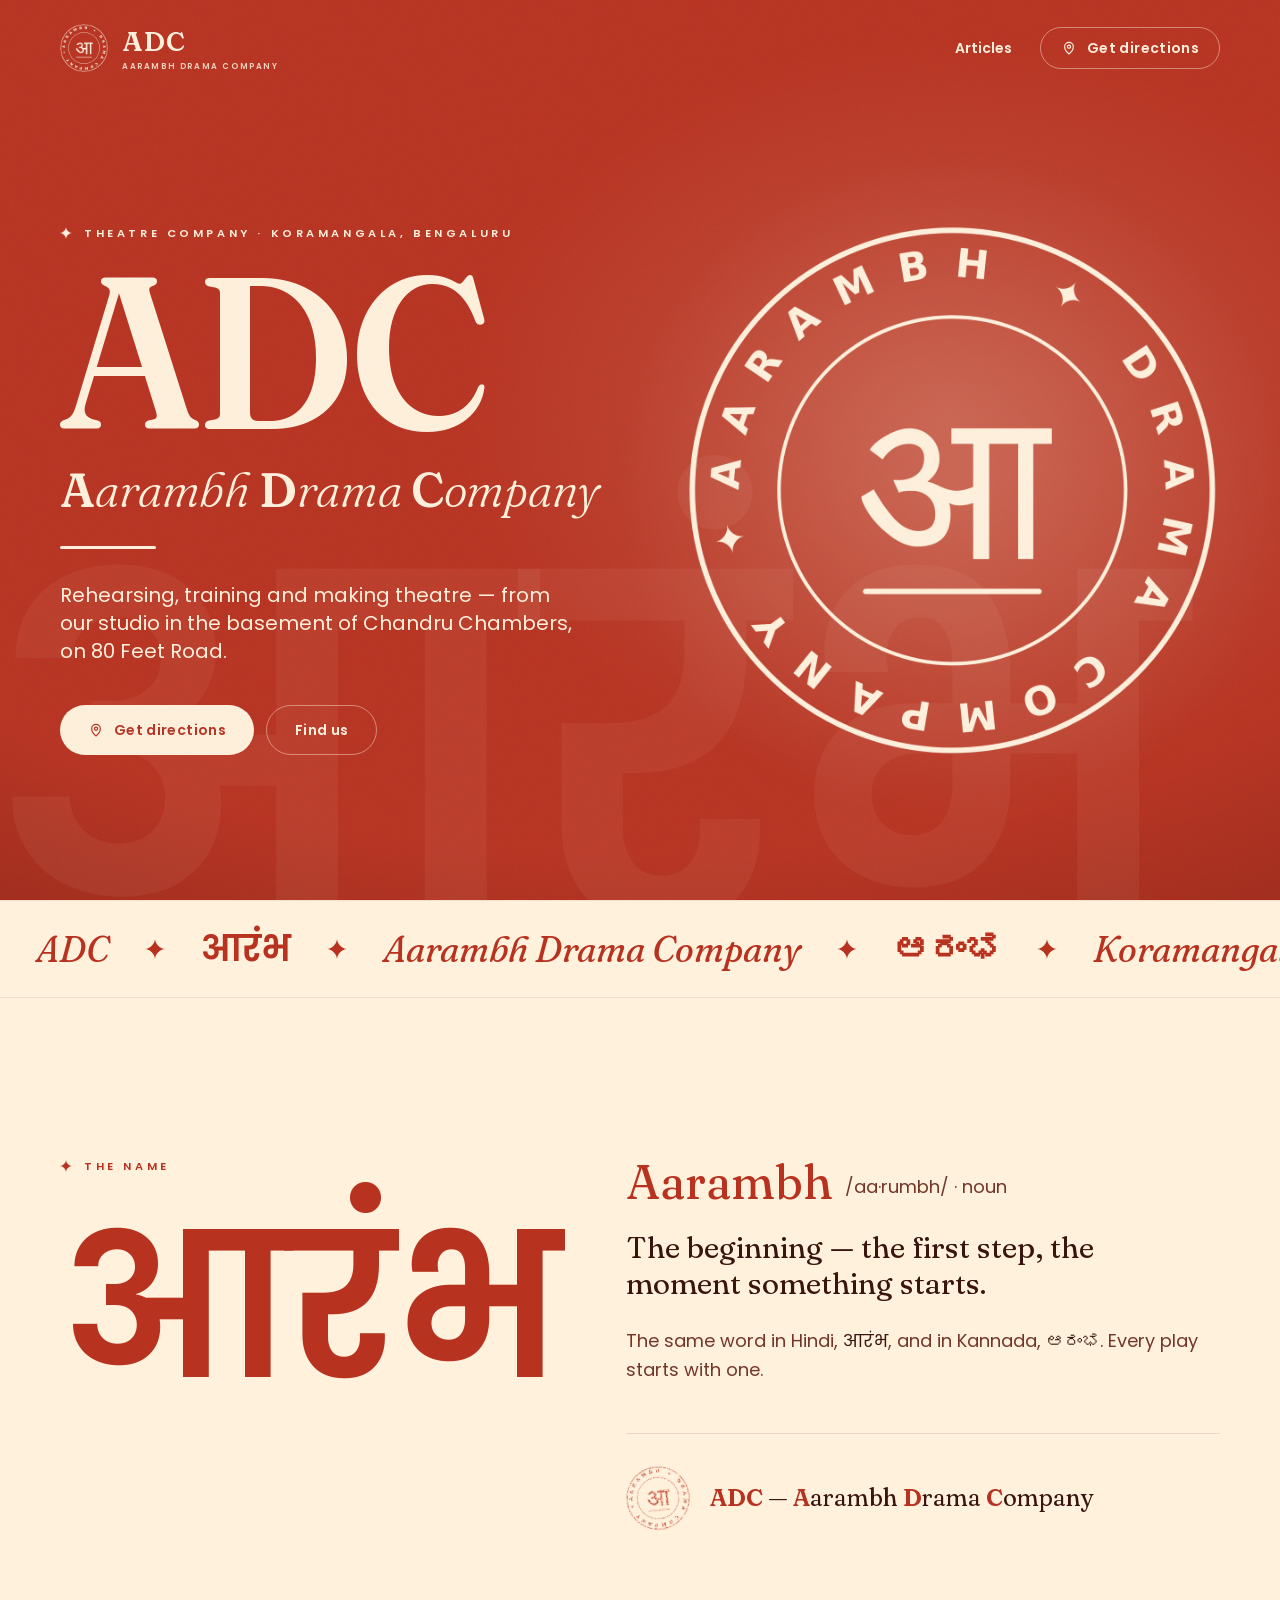
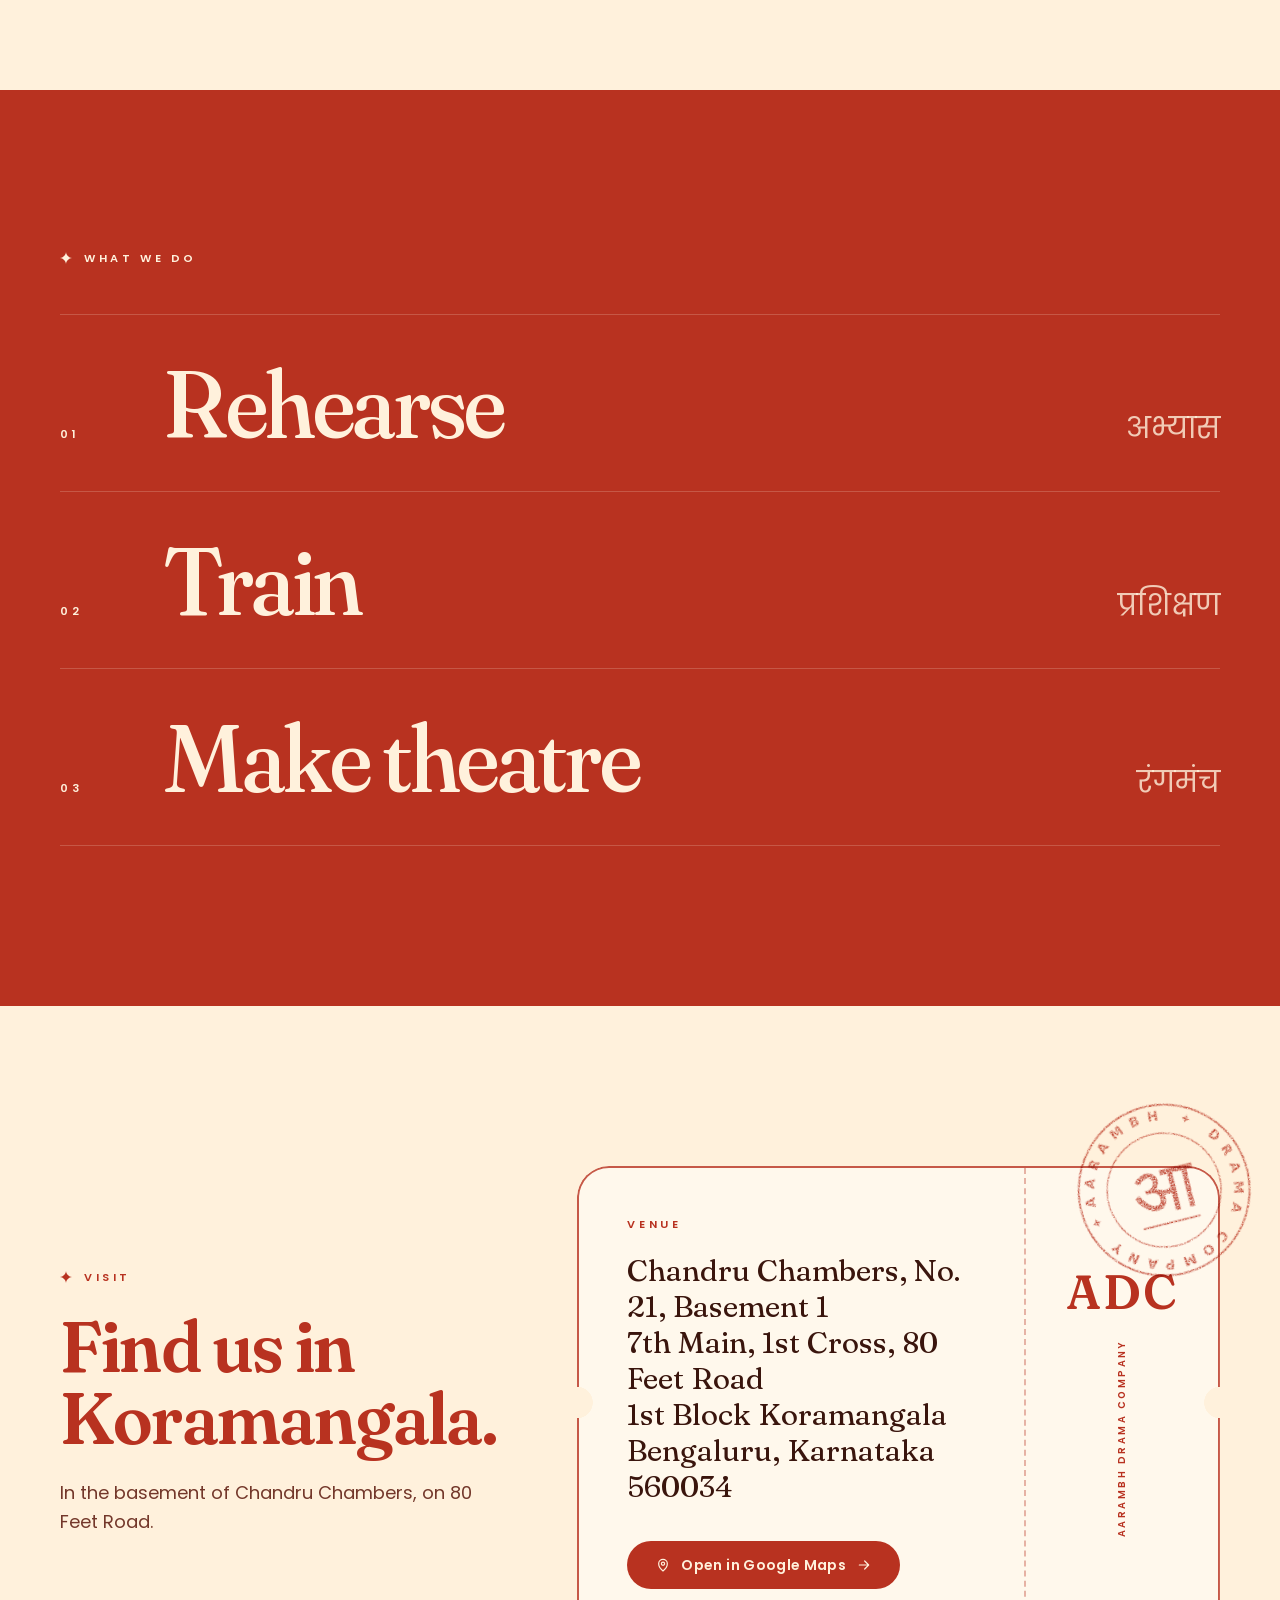
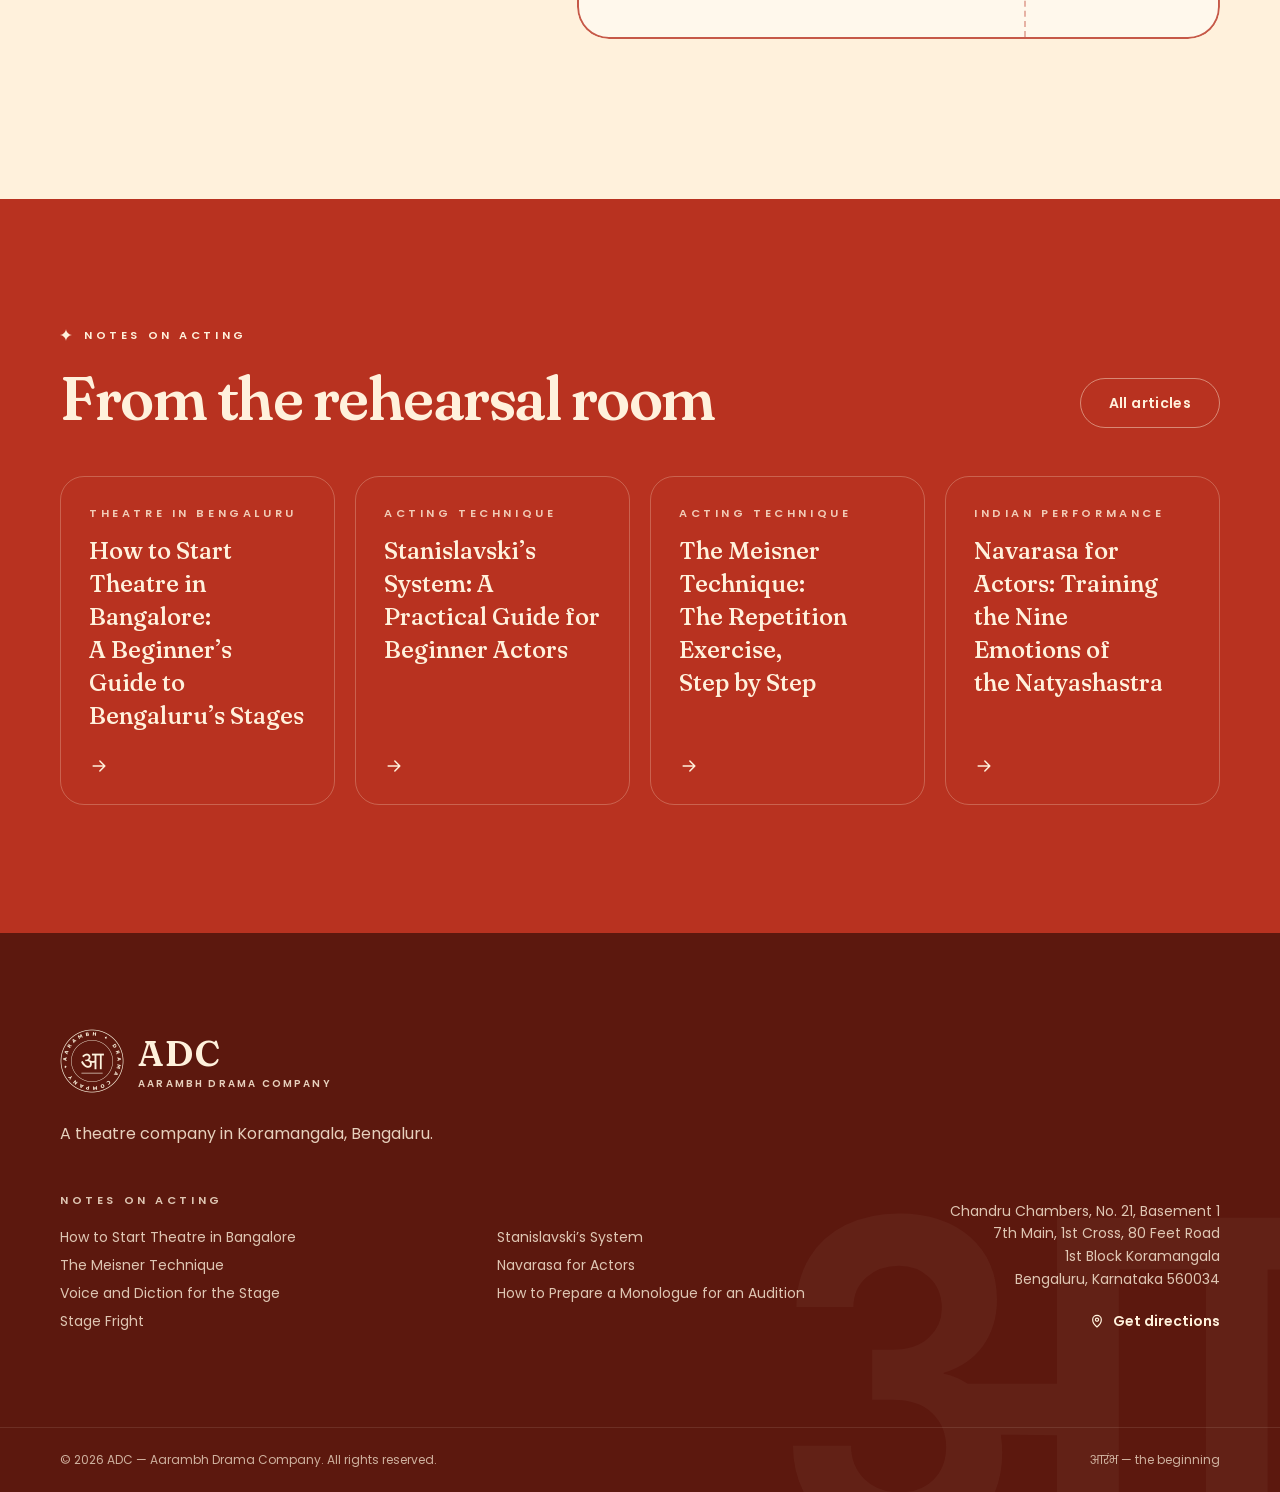
<file: index.html>
<!DOCTYPE html><html lang="en-IN" class="__variable_3ef085 __variable_618a02 __variable_d4c8d4"><head><meta charSet="utf-8"/><meta name="viewport" content="width=device-width, initial-scale=1"/><link rel="preload" as="image" href="/icons/seal-small-a58a28ab.webp"/><link rel="preload" as="image" href="/icons/seal-ring-d939f4b3.webp"/><link rel="preload" as="image" href="/icons/seal-core-9857b862.webp"/><link rel="preload" as="image" href="/icons/seal-stamp-86e22b9f.webp"/><link rel="stylesheet" href="/_next/static/css/043c0b8f31f2d4df.css" data-precedence="next"/><link rel="preload" as="script" fetchPriority="low" href="/_next/static/chunks/webpack-a25bd75c807cb6f1.js"/><script src="/_next/static/chunks/5b8f0dd8-8df0f8787c39d86d.js" async=""></script><script src="/_next/static/chunks/749-2449f47266f1c728.js" async=""></script><script src="/_next/static/chunks/main-app-c1b3ed4e00259830.js" async=""></script><script src="/_next/static/chunks/411-0c74b40d2d4493ef.js" async=""></script><script src="/_next/static/chunks/app/page-7732f799a0ad764f.js" async=""></script><script src="/_next/static/chunks/app/layout-a1c670f8d9400816.js" async=""></script><meta name="theme-color" content="#b83220"/><meta name="color-scheme" content="light"/><title>ADC — Aarambh Drama Company | Theatre in Koramangala, Bengaluru</title><meta name="description" content="ADC (Aarambh Drama Company) is a theatre company in Koramangala, Bengaluru — rehearsing, training and making theatre."/><meta name="application-name" content="ADC"/><meta name="keywords" content="ADC,ADC theatre,ADC Bengaluru,Aarambh Drama Company,theatre company Koramangala,theatre company Bengaluru,drama company Bengaluru"/><link rel="canonical" href="https://aarambhdrama.com/"/><meta name="format-detection" content="telephone=no"/><meta property="og:title" content="ADC — Aarambh Drama Company · a theatre company in Koramangala, Bengaluru"/><meta property="og:description" content="ADC (Aarambh Drama Company) is a theatre company in Koramangala, Bengaluru — rehearsing, training and making theatre."/><meta property="og:site_name" content="ADC — Aarambh Drama Company"/><meta property="og:locale" content="en_IN"/><meta property="og:image" content="https://aarambhdrama.com/icons/og-814fcd40.png"/><meta property="og:image:width" content="1200"/><meta property="og:image:height" content="630"/><meta property="og:image:alt" content="ADC — Aarambh Drama Company — Koramangala, Bengaluru"/><meta property="og:type" content="website"/><meta name="twitter:card" content="summary_large_image"/><meta name="twitter:title" content="ADC — Aarambh Drama Company · a theatre company in Koramangala, Bengaluru"/><meta name="twitter:description" content="ADC (Aarambh Drama Company) is a theatre company in Koramangala, Bengaluru — rehearsing, training and making theatre."/><meta name="twitter:image" content="https://aarambhdrama.com/icons/og-814fcd40.png"/><meta name="twitter:image:width" content="1200"/><meta name="twitter:image:height" content="630"/><meta name="twitter:image:alt" content="ADC — Aarambh Drama Company — Koramangala, Bengaluru"/><link rel="icon" href="/icons/favicon-a997895d.ico" sizes="16x16 32x32 48x48"/><link rel="icon" href="/icons/favicon-32-89562ff1.png" sizes="32x32" type="image/png"/><link rel="icon" href="/icons/icon-192-d50f42f9.png" sizes="192x192" type="image/png"/><link rel="apple-touch-icon" href="/icons/apple-touch-icon-299f4fe9.png" sizes="180x180"/><script src="/_next/static/chunks/polyfills-42372ed130431b0a.js" noModule=""></script></head><body class="grain min-h-screen"><a href="#main" class="sr-only z-[80] rounded-full bg-paper px-5 py-3 text-sm font-semibold text-sindoor focus:not-sr-only focus:fixed focus:left-4 focus:top-4">Skip to content</a><header class="fixed inset-x-0 top-0 z-40 text-paper transition-[background-color,box-shadow,backdrop-filter] duration-500 "><div class="shell flex h-[4.5rem] items-center justify-between gap-4 lg:h-24"><a class="-ml-1 rounded-lg p-1" aria-label="ADC — Aarambh Drama Company — home" href="/"><span class="flex items-center gap-3.5"><img src="/icons/seal-small-a58a28ab.webp" alt="" width="256" height="256" class="h-11 w-11 lg:h-12 lg:w-12"/><span class="flex flex-col leading-none"><span class="font-display font-semibold tracking-[0.04em] text-2xl lg:text-[1.7rem]">ADC</span><span class="label mt-1.5 text-paper/85 text-[0.5rem] tracking-[0.2em]">Aarambh Drama Company</span></span></span></a><div class="flex items-center gap-3 sm:gap-7"><a class="text-sm font-semibold underline-offset-[6px] hover:underline" href="/articles/">Articles</a><a href="https://www.google.com/maps/search/?api=1&amp;query=Chandru%20Chambers%2C%20No.%2021%2C%20Basement%201%2C%207th%20Main%2C%201st%20Cross%2C%2080%20Feet%20Road%2C%201st%20Block%20Koramangala%2C%20Bengaluru%2C%20Karnataka%20560034" target="_blank" rel="noopener noreferrer" aria-label="Get directions" class="btn-line !px-3 !py-2.5 max-[400px]:hidden sm:!px-5"><svg viewBox="0 0 24 24" class="h-4 w-4" fill="none" stroke="currentColor" stroke-width="1.8" stroke-linecap="round" stroke-linejoin="round" aria-hidden="true"><path d="M12 21s-6.5-5.6-6.5-11a6.5 6.5 0 0 1 13 0C18.5 15.4 12 21 12 21Z M12 12.4a2.4 2.4 0 1 0 0-4.8 2.4 2.4 0 0 0 0 4.8Z"></path></svg><span class="hidden sm:inline">Get directions</span></a></div></div></header><main id="main"><section class="relative isolate flex min-h-[100svh] items-center overflow-hidden pt-20"><div aria-hidden="true" class="absolute inset-0 -z-20 bg-[radial-gradient(55%_60%_at_74%_46%,rgba(255,236,214,0.17),transparent_70%)]"></div><div aria-hidden="true" class="absolute inset-0 -z-20 bg-[radial-gradient(130%_100%_at_50%_40%,transparent_55%,rgba(60,10,4,0.5))]"></div><p aria-hidden="true" lang="hi" class="pointer-events-none absolute -bottom-[0.2em] -left-[0.04em] -z-10 select-none font-sans text-[42vw] font-semibold leading-none text-paper/[0.05] lg:text-[30rem]">आरंभ</p><div class="shell grid items-center gap-10 py-10 lg:grid-cols-[1.05fr_0.95fr] lg:gap-8"><div class="order-2 lg:order-1"><p class="label flex items-center gap-3 rise text-paper"><svg viewBox="0 0 24 24" class="h-3 w-3 shrink-0" fill="currentColor" aria-hidden="true"><path d="M12 0c.6 6.3 5.7 11.4 12 12-6.3.6-11.4 5.7-12 12-.6-6.3-5.7-11.4-12-12C6.3 11.4 11.4 6.3 12 0Z"></path></svg>Theatre company · Koramangala, Bengaluru</p><h1 class="mt-6"><span class="rise block font-display text-[7.5rem] font-semibold leading-[0.8] tracking-[-0.01em] sm:text-[11rem] lg:text-[13.5rem]" style="animation-delay:120ms">ADC</span><span class="rise mt-7 block font-display text-3xl font-light italic sm:text-5xl" style="animation-delay:240ms"><span class="font-semibold not-italic">A</span>arambh <span class="font-semibold not-italic">D</span>rama <span class="font-semibold not-italic">C</span>ompany</span></h1><span aria-hidden="true" class="rise mt-8 block h-[3px] w-24 rounded-full bg-paper" style="animation-delay:320ms"></span><p class="rise mt-8 max-w-lg text-lg leading-relaxed text-pretty sm:text-xl" style="animation-delay:400ms">Rehearsing, training and making theatre — from our studio in the basement of Chandru Chambers, on 80 Feet Road.</p><div class="rise mt-10 flex flex-wrap gap-3" style="animation-delay:480ms"><a href="https://www.google.com/maps/search/?api=1&amp;query=Chandru%20Chambers%2C%20No.%2021%2C%20Basement%201%2C%207th%20Main%2C%201st%20Cross%2C%2080%20Feet%20Road%2C%201st%20Block%20Koramangala%2C%20Bengaluru%2C%20Karnataka%20560034" target="_blank" rel="noopener noreferrer" class="btn-paper"><svg viewBox="0 0 24 24" class="h-4 w-4" fill="none" stroke="currentColor" stroke-width="1.8" stroke-linecap="round" stroke-linejoin="round" aria-hidden="true"><path d="M12 21s-6.5-5.6-6.5-11a6.5 6.5 0 0 1 13 0C18.5 15.4 12 21 12 21Z M12 12.4a2.4 2.4 0 1 0 0-4.8 2.4 2.4 0 0 0 0 4.8Z"></path></svg>Get directions</a><a href="#visit" class="btn-line">Find us</a></div></div><div class="order-1 lg:order-2"><div class="rise relative mx-auto w-[min(76vw,22rem)] sm:w-[26rem] lg:w-full lg:max-w-[34rem]"><div aria-hidden="true" class="absolute inset-[-14%] -z-10 rounded-full bg-[radial-gradient(closest-side,rgba(255,236,214,0.16),transparent)]"></div><div role="img" aria-label="The Aarambh Drama Company seal" class="relative aspect-square w-full"><img src="/icons/seal-ring-d939f4b3.webp" alt="" width="1200" height="1200" draggable="false" class="absolute inset-0 h-full w-full select-none seal-turn"/><img src="/icons/seal-core-9857b862.webp" alt="" width="1200" height="1200" draggable="false" class="absolute inset-0 h-full w-full select-none"/></div></div></div></div></section><div aria-hidden="true" class="overflow-hidden border-y border-sindoor/10 bg-paper py-5 text-sindoor sm:py-7"><div class="marquee flex w-max"><div class="flex shrink-0 items-center"><span class="flex items-center"><span class="whitespace-nowrap px-6 text-2xl sm:px-9 sm:text-4xl font-display italic">ADC</span><svg viewBox="0 0 24 24" class="h-4 w-4 shrink-0 sm:h-5 sm:w-5" fill="currentColor" aria-hidden="true"><path d="M12 0c.6 6.3 5.7 11.4 12 12-6.3.6-11.4 5.7-12 12-.6-6.3-5.7-11.4-12-12C6.3 11.4 11.4 6.3 12 0Z"></path></svg></span><span class="flex items-center"><span class="whitespace-nowrap px-6 text-2xl sm:px-9 sm:text-4xl font-sans font-semibold">आरंभ</span><svg viewBox="0 0 24 24" class="h-4 w-4 shrink-0 sm:h-5 sm:w-5" fill="currentColor" aria-hidden="true"><path d="M12 0c.6 6.3 5.7 11.4 12 12-6.3.6-11.4 5.7-12 12-.6-6.3-5.7-11.4-12-12C6.3 11.4 11.4 6.3 12 0Z"></path></svg></span><span class="flex items-center"><span class="whitespace-nowrap px-6 text-2xl sm:px-9 sm:text-4xl font-display italic">Aarambh Drama Company</span><svg viewBox="0 0 24 24" class="h-4 w-4 shrink-0 sm:h-5 sm:w-5" fill="currentColor" aria-hidden="true"><path d="M12 0c.6 6.3 5.7 11.4 12 12-6.3.6-11.4 5.7-12 12-.6-6.3-5.7-11.4-12-12C6.3 11.4 11.4 6.3 12 0Z"></path></svg></span><span class="flex items-center"><span class="whitespace-nowrap px-6 text-2xl sm:px-9 sm:text-4xl font-sans font-semibold">ಆರಂಭ</span><svg viewBox="0 0 24 24" class="h-4 w-4 shrink-0 sm:h-5 sm:w-5" fill="currentColor" aria-hidden="true"><path d="M12 0c.6 6.3 5.7 11.4 12 12-6.3.6-11.4 5.7-12 12-.6-6.3-5.7-11.4-12-12C6.3 11.4 11.4 6.3 12 0Z"></path></svg></span><span class="flex items-center"><span class="whitespace-nowrap px-6 text-2xl sm:px-9 sm:text-4xl font-display italic">Koramangala, Bengaluru</span><svg viewBox="0 0 24 24" class="h-4 w-4 shrink-0 sm:h-5 sm:w-5" fill="currentColor" aria-hidden="true"><path d="M12 0c.6 6.3 5.7 11.4 12 12-6.3.6-11.4 5.7-12 12-.6-6.3-5.7-11.4-12-12C6.3 11.4 11.4 6.3 12 0Z"></path></svg></span><span class="flex items-center"><span class="whitespace-nowrap px-6 text-2xl sm:px-9 sm:text-4xl font-display italic">ADC</span><svg viewBox="0 0 24 24" class="h-4 w-4 shrink-0 sm:h-5 sm:w-5" fill="currentColor" aria-hidden="true"><path d="M12 0c.6 6.3 5.7 11.4 12 12-6.3.6-11.4 5.7-12 12-.6-6.3-5.7-11.4-12-12C6.3 11.4 11.4 6.3 12 0Z"></path></svg></span><span class="flex items-center"><span class="whitespace-nowrap px-6 text-2xl sm:px-9 sm:text-4xl font-sans font-semibold">आरंभ</span><svg viewBox="0 0 24 24" class="h-4 w-4 shrink-0 sm:h-5 sm:w-5" fill="currentColor" aria-hidden="true"><path d="M12 0c.6 6.3 5.7 11.4 12 12-6.3.6-11.4 5.7-12 12-.6-6.3-5.7-11.4-12-12C6.3 11.4 11.4 6.3 12 0Z"></path></svg></span><span class="flex items-center"><span class="whitespace-nowrap px-6 text-2xl sm:px-9 sm:text-4xl font-display italic">Aarambh Drama Company</span><svg viewBox="0 0 24 24" class="h-4 w-4 shrink-0 sm:h-5 sm:w-5" fill="currentColor" aria-hidden="true"><path d="M12 0c.6 6.3 5.7 11.4 12 12-6.3.6-11.4 5.7-12 12-.6-6.3-5.7-11.4-12-12C6.3 11.4 11.4 6.3 12 0Z"></path></svg></span><span class="flex items-center"><span class="whitespace-nowrap px-6 text-2xl sm:px-9 sm:text-4xl font-sans font-semibold">ಆರಂಭ</span><svg viewBox="0 0 24 24" class="h-4 w-4 shrink-0 sm:h-5 sm:w-5" fill="currentColor" aria-hidden="true"><path d="M12 0c.6 6.3 5.7 11.4 12 12-6.3.6-11.4 5.7-12 12-.6-6.3-5.7-11.4-12-12C6.3 11.4 11.4 6.3 12 0Z"></path></svg></span><span class="flex items-center"><span class="whitespace-nowrap px-6 text-2xl sm:px-9 sm:text-4xl font-display italic">Koramangala, Bengaluru</span><svg viewBox="0 0 24 24" class="h-4 w-4 shrink-0 sm:h-5 sm:w-5" fill="currentColor" aria-hidden="true"><path d="M12 0c.6 6.3 5.7 11.4 12 12-6.3.6-11.4 5.7-12 12-.6-6.3-5.7-11.4-12-12C6.3 11.4 11.4 6.3 12 0Z"></path></svg></span><span class="flex items-center"><span class="whitespace-nowrap px-6 text-2xl sm:px-9 sm:text-4xl font-display italic">ADC</span><svg viewBox="0 0 24 24" class="h-4 w-4 shrink-0 sm:h-5 sm:w-5" fill="currentColor" aria-hidden="true"><path d="M12 0c.6 6.3 5.7 11.4 12 12-6.3.6-11.4 5.7-12 12-.6-6.3-5.7-11.4-12-12C6.3 11.4 11.4 6.3 12 0Z"></path></svg></span><span class="flex items-center"><span class="whitespace-nowrap px-6 text-2xl sm:px-9 sm:text-4xl font-sans font-semibold">आरंभ</span><svg viewBox="0 0 24 24" class="h-4 w-4 shrink-0 sm:h-5 sm:w-5" fill="currentColor" aria-hidden="true"><path d="M12 0c.6 6.3 5.7 11.4 12 12-6.3.6-11.4 5.7-12 12-.6-6.3-5.7-11.4-12-12C6.3 11.4 11.4 6.3 12 0Z"></path></svg></span><span class="flex items-center"><span class="whitespace-nowrap px-6 text-2xl sm:px-9 sm:text-4xl font-display italic">Aarambh Drama Company</span><svg viewBox="0 0 24 24" class="h-4 w-4 shrink-0 sm:h-5 sm:w-5" fill="currentColor" aria-hidden="true"><path d="M12 0c.6 6.3 5.7 11.4 12 12-6.3.6-11.4 5.7-12 12-.6-6.3-5.7-11.4-12-12C6.3 11.4 11.4 6.3 12 0Z"></path></svg></span><span class="flex items-center"><span class="whitespace-nowrap px-6 text-2xl sm:px-9 sm:text-4xl font-sans font-semibold">ಆರಂಭ</span><svg viewBox="0 0 24 24" class="h-4 w-4 shrink-0 sm:h-5 sm:w-5" fill="currentColor" aria-hidden="true"><path d="M12 0c.6 6.3 5.7 11.4 12 12-6.3.6-11.4 5.7-12 12-.6-6.3-5.7-11.4-12-12C6.3 11.4 11.4 6.3 12 0Z"></path></svg></span><span class="flex items-center"><span class="whitespace-nowrap px-6 text-2xl sm:px-9 sm:text-4xl font-display italic">Koramangala, Bengaluru</span><svg viewBox="0 0 24 24" class="h-4 w-4 shrink-0 sm:h-5 sm:w-5" fill="currentColor" aria-hidden="true"><path d="M12 0c.6 6.3 5.7 11.4 12 12-6.3.6-11.4 5.7-12 12-.6-6.3-5.7-11.4-12-12C6.3 11.4 11.4 6.3 12 0Z"></path></svg></span></div><div class="flex shrink-0 items-center"><span class="flex items-center"><span class="whitespace-nowrap px-6 text-2xl sm:px-9 sm:text-4xl font-display italic">ADC</span><svg viewBox="0 0 24 24" class="h-4 w-4 shrink-0 sm:h-5 sm:w-5" fill="currentColor" aria-hidden="true"><path d="M12 0c.6 6.3 5.7 11.4 12 12-6.3.6-11.4 5.7-12 12-.6-6.3-5.7-11.4-12-12C6.3 11.4 11.4 6.3 12 0Z"></path></svg></span><span class="flex items-center"><span class="whitespace-nowrap px-6 text-2xl sm:px-9 sm:text-4xl font-sans font-semibold">आरंभ</span><svg viewBox="0 0 24 24" class="h-4 w-4 shrink-0 sm:h-5 sm:w-5" fill="currentColor" aria-hidden="true"><path d="M12 0c.6 6.3 5.7 11.4 12 12-6.3.6-11.4 5.7-12 12-.6-6.3-5.7-11.4-12-12C6.3 11.4 11.4 6.3 12 0Z"></path></svg></span><span class="flex items-center"><span class="whitespace-nowrap px-6 text-2xl sm:px-9 sm:text-4xl font-display italic">Aarambh Drama Company</span><svg viewBox="0 0 24 24" class="h-4 w-4 shrink-0 sm:h-5 sm:w-5" fill="currentColor" aria-hidden="true"><path d="M12 0c.6 6.3 5.7 11.4 12 12-6.3.6-11.4 5.7-12 12-.6-6.3-5.7-11.4-12-12C6.3 11.4 11.4 6.3 12 0Z"></path></svg></span><span class="flex items-center"><span class="whitespace-nowrap px-6 text-2xl sm:px-9 sm:text-4xl font-sans font-semibold">ಆರಂಭ</span><svg viewBox="0 0 24 24" class="h-4 w-4 shrink-0 sm:h-5 sm:w-5" fill="currentColor" aria-hidden="true"><path d="M12 0c.6 6.3 5.7 11.4 12 12-6.3.6-11.4 5.7-12 12-.6-6.3-5.7-11.4-12-12C6.3 11.4 11.4 6.3 12 0Z"></path></svg></span><span class="flex items-center"><span class="whitespace-nowrap px-6 text-2xl sm:px-9 sm:text-4xl font-display italic">Koramangala, Bengaluru</span><svg viewBox="0 0 24 24" class="h-4 w-4 shrink-0 sm:h-5 sm:w-5" fill="currentColor" aria-hidden="true"><path d="M12 0c.6 6.3 5.7 11.4 12 12-6.3.6-11.4 5.7-12 12-.6-6.3-5.7-11.4-12-12C6.3 11.4 11.4 6.3 12 0Z"></path></svg></span><span class="flex items-center"><span class="whitespace-nowrap px-6 text-2xl sm:px-9 sm:text-4xl font-display italic">ADC</span><svg viewBox="0 0 24 24" class="h-4 w-4 shrink-0 sm:h-5 sm:w-5" fill="currentColor" aria-hidden="true"><path d="M12 0c.6 6.3 5.7 11.4 12 12-6.3.6-11.4 5.7-12 12-.6-6.3-5.7-11.4-12-12C6.3 11.4 11.4 6.3 12 0Z"></path></svg></span><span class="flex items-center"><span class="whitespace-nowrap px-6 text-2xl sm:px-9 sm:text-4xl font-sans font-semibold">आरंभ</span><svg viewBox="0 0 24 24" class="h-4 w-4 shrink-0 sm:h-5 sm:w-5" fill="currentColor" aria-hidden="true"><path d="M12 0c.6 6.3 5.7 11.4 12 12-6.3.6-11.4 5.7-12 12-.6-6.3-5.7-11.4-12-12C6.3 11.4 11.4 6.3 12 0Z"></path></svg></span><span class="flex items-center"><span class="whitespace-nowrap px-6 text-2xl sm:px-9 sm:text-4xl font-display italic">Aarambh Drama Company</span><svg viewBox="0 0 24 24" class="h-4 w-4 shrink-0 sm:h-5 sm:w-5" fill="currentColor" aria-hidden="true"><path d="M12 0c.6 6.3 5.7 11.4 12 12-6.3.6-11.4 5.7-12 12-.6-6.3-5.7-11.4-12-12C6.3 11.4 11.4 6.3 12 0Z"></path></svg></span><span class="flex items-center"><span class="whitespace-nowrap px-6 text-2xl sm:px-9 sm:text-4xl font-sans font-semibold">ಆರಂಭ</span><svg viewBox="0 0 24 24" class="h-4 w-4 shrink-0 sm:h-5 sm:w-5" fill="currentColor" aria-hidden="true"><path d="M12 0c.6 6.3 5.7 11.4 12 12-6.3.6-11.4 5.7-12 12-.6-6.3-5.7-11.4-12-12C6.3 11.4 11.4 6.3 12 0Z"></path></svg></span><span class="flex items-center"><span class="whitespace-nowrap px-6 text-2xl sm:px-9 sm:text-4xl font-display italic">Koramangala, Bengaluru</span><svg viewBox="0 0 24 24" class="h-4 w-4 shrink-0 sm:h-5 sm:w-5" fill="currentColor" aria-hidden="true"><path d="M12 0c.6 6.3 5.7 11.4 12 12-6.3.6-11.4 5.7-12 12-.6-6.3-5.7-11.4-12-12C6.3 11.4 11.4 6.3 12 0Z"></path></svg></span><span class="flex items-center"><span class="whitespace-nowrap px-6 text-2xl sm:px-9 sm:text-4xl font-display italic">ADC</span><svg viewBox="0 0 24 24" class="h-4 w-4 shrink-0 sm:h-5 sm:w-5" fill="currentColor" aria-hidden="true"><path d="M12 0c.6 6.3 5.7 11.4 12 12-6.3.6-11.4 5.7-12 12-.6-6.3-5.7-11.4-12-12C6.3 11.4 11.4 6.3 12 0Z"></path></svg></span><span class="flex items-center"><span class="whitespace-nowrap px-6 text-2xl sm:px-9 sm:text-4xl font-sans font-semibold">आरंभ</span><svg viewBox="0 0 24 24" class="h-4 w-4 shrink-0 sm:h-5 sm:w-5" fill="currentColor" aria-hidden="true"><path d="M12 0c.6 6.3 5.7 11.4 12 12-6.3.6-11.4 5.7-12 12-.6-6.3-5.7-11.4-12-12C6.3 11.4 11.4 6.3 12 0Z"></path></svg></span><span class="flex items-center"><span class="whitespace-nowrap px-6 text-2xl sm:px-9 sm:text-4xl font-display italic">Aarambh Drama Company</span><svg viewBox="0 0 24 24" class="h-4 w-4 shrink-0 sm:h-5 sm:w-5" fill="currentColor" aria-hidden="true"><path d="M12 0c.6 6.3 5.7 11.4 12 12-6.3.6-11.4 5.7-12 12-.6-6.3-5.7-11.4-12-12C6.3 11.4 11.4 6.3 12 0Z"></path></svg></span><span class="flex items-center"><span class="whitespace-nowrap px-6 text-2xl sm:px-9 sm:text-4xl font-sans font-semibold">ಆರಂಭ</span><svg viewBox="0 0 24 24" class="h-4 w-4 shrink-0 sm:h-5 sm:w-5" fill="currentColor" aria-hidden="true"><path d="M12 0c.6 6.3 5.7 11.4 12 12-6.3.6-11.4 5.7-12 12-.6-6.3-5.7-11.4-12-12C6.3 11.4 11.4 6.3 12 0Z"></path></svg></span><span class="flex items-center"><span class="whitespace-nowrap px-6 text-2xl sm:px-9 sm:text-4xl font-display italic">Koramangala, Bengaluru</span><svg viewBox="0 0 24 24" class="h-4 w-4 shrink-0 sm:h-5 sm:w-5" fill="currentColor" aria-hidden="true"><path d="M12 0c.6 6.3 5.7 11.4 12 12-6.3.6-11.4 5.7-12 12-.6-6.3-5.7-11.4-12-12C6.3 11.4 11.4 6.3 12 0Z"></path></svg></span></div></div></div><section class="bg-paper text-ink"><div class="shell grid gap-12 py-24 sm:py-32 lg:grid-cols-[minmax(0,0.9fr)_minmax(0,1.1fr)] lg:gap-20 lg:py-40"><div class="reveal"><p class="label flex items-center gap-3 text-sindoor"><svg viewBox="0 0 24 24" class="h-3 w-3 shrink-0" fill="currentColor" aria-hidden="true"><path d="M12 0c.6 6.3 5.7 11.4 12 12-6.3.6-11.4 5.7-12 12-.6-6.3-5.7-11.4-12-12C6.3 11.4 11.4 6.3 12 0Z"></path></svg>The name</p><p lang="hi" class="mt-8 font-sans text-[7.5rem] font-semibold leading-[1] text-sindoor sm:text-[11rem] lg:text-[12.5rem]">आरंभ</p></div><div class="reveal self-end"><p class="font-display text-4xl text-sindoor sm:text-5xl">Aarambh<span class="ml-3 align-middle font-sans text-base text-ink-soft sm:text-lg">/aa·rumbh/ · noun</span></p><p class="mt-6 max-w-xl font-display text-2xl leading-snug text-pretty sm:text-3xl">The beginning — the first step, the moment something starts.</p><p class="mt-6 max-w-xl text-lg leading-relaxed text-ink-soft">The same word in Hindi, <span lang="hi" class="text-ink">आरंभ</span>, and in Kannada,<!-- --> <span lang="kn" class="text-ink">ಆರಂಭ</span>. Every play starts with one.</p><div class="mt-12 flex items-center gap-5 border-t border-sindoor/15 pt-8"><img src="/icons/seal-stamp-86e22b9f.webp" alt="" width="900" height="900" class="stamp h-16 w-16 shrink-0 -rotate-6"/><p class="font-display text-xl sm:text-2xl"><span class="font-semibold text-sindoor">ADC</span> — <span class="font-semibold text-sindoor">A</span>arambh <span class="font-semibold text-sindoor">D</span>rama <span class="font-semibold text-sindoor">C</span>ompany</p></div></div></div></section><section class="relative overflow-hidden bg-sindoor"><div class="shell py-24 sm:py-32 lg:py-40"><p class="label flex items-center gap-3 text-paper"><svg viewBox="0 0 24 24" class="h-3 w-3 shrink-0" fill="currentColor" aria-hidden="true"><path d="M12 0c.6 6.3 5.7 11.4 12 12-6.3.6-11.4 5.7-12 12-.6-6.3-5.7-11.4-12-12C6.3 11.4 11.4 6.3 12 0Z"></path></svg>What we do</p><ol class="mt-12 border-t border-paper/20"><li class="reveal group grid grid-cols-[auto_1fr] items-baseline gap-x-6 border-b border-paper/20 py-8 sm:grid-cols-[5rem_1fr_auto] sm:py-10"><span class="label">01</span><span class="font-display text-5xl font-medium tracking-tight transition-transform duration-500 group-hover:translate-x-2 sm:text-7xl lg:text-8xl">Rehearse</span><span lang="hi" class="col-start-2 mt-2 font-sans text-xl text-paper/80 sm:col-start-auto sm:mt-0 sm:text-3xl">अभ्यास</span></li><li class="reveal group grid grid-cols-[auto_1fr] items-baseline gap-x-6 border-b border-paper/20 py-8 sm:grid-cols-[5rem_1fr_auto] sm:py-10"><span class="label">02</span><span class="font-display text-5xl font-medium tracking-tight transition-transform duration-500 group-hover:translate-x-2 sm:text-7xl lg:text-8xl">Train</span><span lang="hi" class="col-start-2 mt-2 font-sans text-xl text-paper/80 sm:col-start-auto sm:mt-0 sm:text-3xl">प्रशिक्षण</span></li><li class="reveal group grid grid-cols-[auto_1fr] items-baseline gap-x-6 border-b border-paper/20 py-8 sm:grid-cols-[5rem_1fr_auto] sm:py-10"><span class="label">03</span><span class="font-display text-5xl font-medium tracking-tight transition-transform duration-500 group-hover:translate-x-2 sm:text-7xl lg:text-8xl">Make theatre</span><span lang="hi" class="col-start-2 mt-2 font-sans text-xl text-paper/80 sm:col-start-auto sm:mt-0 sm:text-3xl">रंगमंच</span></li></ol></div></section><section id="visit" class="scroll-mt-24 bg-paper text-ink"><div class="shell grid gap-14 py-24 sm:py-32 lg:grid-cols-[0.8fr_1.2fr] lg:items-center lg:gap-20 lg:py-40"><div class="reveal"><p class="label flex items-center gap-3 text-sindoor"><svg viewBox="0 0 24 24" class="h-3 w-3 shrink-0" fill="currentColor" aria-hidden="true"><path d="M12 0c.6 6.3 5.7 11.4 12 12-6.3.6-11.4 5.7-12 12-.6-6.3-5.7-11.4-12-12C6.3 11.4 11.4 6.3 12 0Z"></path></svg>Visit</p><h2 class="mt-6 font-display text-5xl font-semibold leading-[1.02] tracking-tight text-sindoor text-balance sm:text-7xl">Find us in Koramangala.</h2><p class="mt-6 max-w-md text-lg leading-relaxed text-ink-soft">In the basement of Chandru Chambers, on 80 Feet Road.</p></div><div class="reveal relative"><div class="ticket grid rounded-[2rem] border-2 border-sindoor/80 bg-paper-card text-sindoor sm:grid-cols-[1fr_auto]"><div class="p-8 sm:p-12"><p class="label">Venue</p><address class="mt-5 font-display text-2xl not-italic leading-snug text-ink sm:text-3xl"><span class="block">Chandru Chambers, No. 21, Basement 1</span><span class="block">7th Main, 1st Cross, 80 Feet Road</span><span class="block">1st Block Koramangala</span><span class="block">Bengaluru, Karnataka 560034</span></address><a href="https://www.google.com/maps/search/?api=1&amp;query=Chandru%20Chambers%2C%20No.%2021%2C%20Basement%201%2C%207th%20Main%2C%201st%20Cross%2C%2080%20Feet%20Road%2C%201st%20Block%20Koramangala%2C%20Bengaluru%2C%20Karnataka%20560034" target="_blank" rel="noopener noreferrer" class="btn-sindoor group mt-9"><svg viewBox="0 0 24 24" class="h-4 w-4" fill="none" stroke="currentColor" stroke-width="1.8" stroke-linecap="round" stroke-linejoin="round" aria-hidden="true"><path d="M12 21s-6.5-5.6-6.5-11a6.5 6.5 0 0 1 13 0C18.5 15.4 12 21 12 21Z M12 12.4a2.4 2.4 0 1 0 0-4.8 2.4 2.4 0 0 0 0 4.8Z"></path></svg>Open in Google Maps<svg viewBox="0 0 24 24" class="h-4 w-4 transition-transform group-hover:translate-x-1" fill="none" stroke="currentColor" stroke-width="1.8" stroke-linecap="round" stroke-linejoin="round" aria-hidden="true"><path d="M5 12h14 M13 6l6 6-6 6"></path></svg></a></div><div class="flex items-center justify-between gap-6 border-t-2 border-dashed border-sindoor/35 px-8 py-6 sm:flex-col sm:justify-center sm:border-l-2 sm:border-t-0 sm:px-10 sm:py-12"><span class="font-display text-4xl font-semibold tracking-[0.04em] sm:text-5xl">ADC</span><span class="label text-[0.6rem] tracking-[0.26em] sm:rotate-180 sm:[writing-mode:vertical-rl]">Aarambh Drama Company</span></div></div><img src="/icons/seal-stamp-86e22b9f.webp" alt="" width="900" height="900" class="stamp pointer-events-none absolute -right-3 -top-12 w-28 rotate-[-14deg] opacity-90 sm:-right-8 sm:-top-16 sm:w-40 lg:w-44"/></div></div></section><section class="bg-sindoor"><div class="shell py-24 sm:py-32"><div class="flex flex-wrap items-end justify-between gap-6"><div><p class="label flex items-center gap-3 text-paper"><svg viewBox="0 0 24 24" class="h-3 w-3 shrink-0" fill="currentColor" aria-hidden="true"><path d="M12 0c.6 6.3 5.7 11.4 12 12-6.3.6-11.4 5.7-12 12-.6-6.3-5.7-11.4-12-12C6.3 11.4 11.4 6.3 12 0Z"></path></svg>Notes on acting</p><h2 class="mt-6 max-w-2xl font-display text-5xl font-semibold leading-[1.02] tracking-tight text-balance sm:text-6xl">From the rehearsal room</h2></div><a class="btn-line" href="/articles/">All articles</a></div><ul class="mt-12 grid gap-5 md:grid-cols-2 lg:grid-cols-4"><li class="reveal"><a class="group flex h-full flex-col rounded-[1.5rem] border border-paper/25 p-7 transition hover:border-paper hover:bg-paper/[0.06]" href="/articles/start-theatre-in-bangalore-beginners-guide/"><p class="label text-paper/80">Theatre in Bengaluru</p><p class="mt-3 font-display text-2xl font-medium leading-snug text-balance">How to Start Theatre in Bangalore: A Beginner’s Guide to Bengaluru’s Stages</p><span class="mt-auto pt-6"><svg viewBox="0 0 24 24" class="h-5 w-5 transition-transform group-hover:translate-x-1" fill="none" stroke="currentColor" stroke-width="1.8" stroke-linecap="round" stroke-linejoin="round" aria-hidden="true"><path d="M5 12h14 M13 6l6 6-6 6"></path></svg></span></a></li><li class="reveal"><a class="group flex h-full flex-col rounded-[1.5rem] border border-paper/25 p-7 transition hover:border-paper hover:bg-paper/[0.06]" href="/articles/stanislavski-system-guide/"><p class="label text-paper/80">Acting technique</p><p class="mt-3 font-display text-2xl font-medium leading-snug text-balance">Stanislavski’s System: A Practical Guide for Beginner Actors</p><span class="mt-auto pt-6"><svg viewBox="0 0 24 24" class="h-5 w-5 transition-transform group-hover:translate-x-1" fill="none" stroke="currentColor" stroke-width="1.8" stroke-linecap="round" stroke-linejoin="round" aria-hidden="true"><path d="M5 12h14 M13 6l6 6-6 6"></path></svg></span></a></li><li class="reveal"><a class="group flex h-full flex-col rounded-[1.5rem] border border-paper/25 p-7 transition hover:border-paper hover:bg-paper/[0.06]" href="/articles/meisner-technique-repetition-exercise/"><p class="label text-paper/80">Acting technique</p><p class="mt-3 font-display text-2xl font-medium leading-snug text-balance">The Meisner Technique: The Repetition Exercise, Step by Step</p><span class="mt-auto pt-6"><svg viewBox="0 0 24 24" class="h-5 w-5 transition-transform group-hover:translate-x-1" fill="none" stroke="currentColor" stroke-width="1.8" stroke-linecap="round" stroke-linejoin="round" aria-hidden="true"><path d="M5 12h14 M13 6l6 6-6 6"></path></svg></span></a></li><li class="reveal"><a class="group flex h-full flex-col rounded-[1.5rem] border border-paper/25 p-7 transition hover:border-paper hover:bg-paper/[0.06]" href="/articles/navarasa-nine-emotions-for-actors/"><p class="label text-paper/80">Indian performance</p><p class="mt-3 font-display text-2xl font-medium leading-snug text-balance">Navarasa for Actors: Training the Nine Emotions of the Natyashastra</p><span class="mt-auto pt-6"><svg viewBox="0 0 24 24" class="h-5 w-5 transition-transform group-hover:translate-x-1" fill="none" stroke="currentColor" stroke-width="1.8" stroke-linecap="round" stroke-linejoin="round" aria-hidden="true"><path d="M5 12h14 M13 6l6 6-6 6"></path></svg></span></a></li></ul></div></section></main><footer class="relative isolate overflow-hidden bg-sindoor-dark text-paper"><p aria-hidden="true" lang="hi" class="pointer-events-none absolute -bottom-[0.32em] right-[-0.06em] -z-10 select-none font-sans text-[22rem] font-semibold leading-none text-paper/[0.04] sm:text-[30rem]">आ</p><div class="shell grid gap-12 py-20 sm:py-24 lg:grid-cols-[1fr_auto] lg:items-end"><div><span class="flex items-center gap-3.5"><img src="/icons/seal-small-a58a28ab.webp" alt="" width="256" height="256" class="h-16 w-16"/><span class="flex flex-col leading-none"><span class="font-display font-semibold tracking-[0.04em] text-4xl">ADC</span><span class="label mt-1.5 text-paper/85 text-[0.62rem] tracking-[0.22em]">Aarambh Drama Company</span></span></span><p class="mt-7 max-w-sm leading-relaxed text-paper/85">A theatre company in Koramangala, Bengaluru.</p><nav aria-label="Articles" class="mt-10"><a class="label text-paper/80 hover:text-paper" href="/articles/">Notes on acting</a><ul class="mt-4 grid gap-x-8 gap-y-2 text-sm text-paper/80 sm:grid-cols-2"><li><a class="underline-offset-4 hover:text-paper hover:underline" href="/articles/start-theatre-in-bangalore-beginners-guide/">How to Start Theatre in Bangalore</a></li><li><a class="underline-offset-4 hover:text-paper hover:underline" href="/articles/stanislavski-system-guide/">Stanislavski’s System</a></li><li><a class="underline-offset-4 hover:text-paper hover:underline" href="/articles/meisner-technique-repetition-exercise/">The Meisner Technique</a></li><li><a class="underline-offset-4 hover:text-paper hover:underline" href="/articles/navarasa-nine-emotions-for-actors/">Navarasa for Actors</a></li><li><a class="underline-offset-4 hover:text-paper hover:underline" href="/articles/voice-diction-warm-up-for-stage/">Voice and Diction for the Stage</a></li><li><a class="underline-offset-4 hover:text-paper hover:underline" href="/articles/how-to-prepare-a-monologue-for-audition/">How to Prepare a Monologue for an Audition</a></li><li><a class="underline-offset-4 hover:text-paper hover:underline" href="/articles/stage-fright-techniques-for-actors/">Stage Fright</a></li></ul></nav></div><div class="flex flex-col gap-5 lg:items-end"><address class="text-sm not-italic leading-relaxed text-paper/80 lg:text-right"><span class="block">Chandru Chambers, No. 21, Basement 1</span><span class="block">7th Main, 1st Cross, 80 Feet Road</span><span class="block">1st Block Koramangala</span><span class="block">Bengaluru, Karnataka 560034</span></address><a href="https://www.google.com/maps/search/?api=1&amp;query=Chandru%20Chambers%2C%20No.%2021%2C%20Basement%201%2C%207th%20Main%2C%201st%20Cross%2C%2080%20Feet%20Road%2C%201st%20Block%20Koramangala%2C%20Bengaluru%2C%20Karnataka%20560034" target="_blank" rel="noopener noreferrer" class="inline-flex items-center gap-2 text-sm font-semibold underline-offset-4 hover:underline"><svg viewBox="0 0 24 24" class="h-4 w-4" fill="none" stroke="currentColor" stroke-width="1.8" stroke-linecap="round" stroke-linejoin="round" aria-hidden="true"><path d="M12 21s-6.5-5.6-6.5-11a6.5 6.5 0 0 1 13 0C18.5 15.4 12 21 12 21Z M12 12.4a2.4 2.4 0 1 0 0-4.8 2.4 2.4 0 0 0 0 4.8Z"></path></svg>Get directions</a></div></div><div class="border-t border-paper/10"><div class="shell flex flex-col gap-2 py-6 text-xs text-paper/70 sm:flex-row sm:items-center sm:justify-between"><p>© <!-- -->2026<!-- --> <!-- -->ADC — Aarambh Drama Company<!-- -->. All rights reserved.</p><p><span lang="hi">आरंभ</span> — the beginning</p></div></div></footer><script type="application/ld+json">{"@context":"https://schema.org","@type":"TheaterGroup","@id":"https://aarambhdrama.com/#company","name":"Aarambh Drama Company","alternateName":"ADC","url":"https://aarambhdrama.com/","logo":"https://aarambhdrama.com/icons/logo-512-22fb78ce.png","image":"https://aarambhdrama.com/icons/og-814fcd40.png","description":"ADC (Aarambh Drama Company) is a theatre company in Koramangala, Bengaluru — rehearsing, training and making theatre.","address":{"@type":"PostalAddress","streetAddress":"Chandru Chambers, No. 21, Basement 1, 7th Main, 1st Cross, 80 Feet Road, 1st Block Koramangala","addressLocality":"Bengaluru","addressRegion":"Karnataka","postalCode":"560034","addressCountry":"IN"}}</script><script type="application/ld+json">{"@context":"https://schema.org","@type":"WebSite","@id":"https://aarambhdrama.com/#website","name":"ADC","alternateName":["Aarambh Drama Company","ADC — Aarambh Drama Company"],"url":"https://aarambhdrama.com/","inLanguage":"en-IN","publisher":{"@id":"https://aarambhdrama.com/#company"}}</script><script src="/_next/static/chunks/webpack-a25bd75c807cb6f1.js" async=""></script><script>(self.__next_f=self.__next_f||[]).push([0]);self.__next_f.push([2,null])</script><script>self.__next_f.push([1,"1:HL[\"/_next/static/css/043c0b8f31f2d4df.css\",\"style\"]\n"])</script><script>self.__next_f.push([1,"2:I[6608,[],\"\"]\n4:I[5411,[\"411\",\"static/chunks/411-0c74b40d2d4493ef.js\",\"931\",\"static/chunks/app/page-7732f799a0ad764f.js\"],\"\"]\n5:I[9916,[\"411\",\"static/chunks/411-0c74b40d2d4493ef.js\",\"185\",\"static/chunks/app/layout-a1c670f8d9400816.js\"],\"Header\"]\n6:I[2728,[],\"\"]\n7:I[9836,[],\"\"]\n9:I[8907,[],\"\"]\na:[]\n"])</script><script>self.__next_f.push([1,"0:[\"$\",\"$L2\",null,{\"buildId\":\"cTDYezdDyj8DPv9pL1llV\",\"assetPrefix\":\"\",\"urlParts\":[\"\",\"\"],\"initialTree\":[\"\",{\"children\":[\"__PAGE__\",{}]},\"$undefined\",\"$undefined\",true],\"initialSeedData\":[\"\",{\"children\":[\"__PAGE__\",{},[[\"$L3\",[[\"$\",\"section\",null,{\"className\":\"relative isolate flex min-h-[100svh] items-center overflow-hidden pt-20\",\"children\":[[\"$\",\"div\",null,{\"aria-hidden\":true,\"className\":\"absolute inset-0 -z-20 bg-[radial-gradient(55%_60%_at_74%_46%,rgba(255,236,214,0.17),transparent_70%)]\"}],[\"$\",\"div\",null,{\"aria-hidden\":true,\"className\":\"absolute inset-0 -z-20 bg-[radial-gradient(130%_100%_at_50%_40%,transparent_55%,rgba(60,10,4,0.5))]\"}],[\"$\",\"p\",null,{\"aria-hidden\":true,\"lang\":\"hi\",\"className\":\"pointer-events-none absolute -bottom-[0.2em] -left-[0.04em] -z-10 select-none font-sans text-[42vw] font-semibold leading-none text-paper/[0.05] lg:text-[30rem]\",\"children\":\"आरंभ\"}],[\"$\",\"div\",null,{\"className\":\"shell grid items-center gap-10 py-10 lg:grid-cols-[1.05fr_0.95fr] lg:gap-8\",\"children\":[[\"$\",\"div\",null,{\"className\":\"order-2 lg:order-1\",\"children\":[[\"$\",\"p\",null,{\"className\":\"label flex items-center gap-3 rise text-paper\",\"children\":[[\"$\",\"svg\",null,{\"viewBox\":\"0 0 24 24\",\"className\":\"h-3 w-3 shrink-0\",\"fill\":\"currentColor\",\"aria-hidden\":true,\"children\":[\"$\",\"path\",null,{\"d\":\"M12 0c.6 6.3 5.7 11.4 12 12-6.3.6-11.4 5.7-12 12-.6-6.3-5.7-11.4-12-12C6.3 11.4 11.4 6.3 12 0Z\"}]}],\"Theatre company · Koramangala, Bengaluru\"]}],[\"$\",\"h1\",null,{\"className\":\"mt-6\",\"children\":[[\"$\",\"span\",null,{\"className\":\"rise block font-display text-[7.5rem] font-semibold leading-[0.8] tracking-[-0.01em] sm:text-[11rem] lg:text-[13.5rem]\",\"style\":{\"animationDelay\":\"120ms\"},\"children\":\"ADC\"}],[\"$\",\"span\",null,{\"className\":\"rise mt-7 block font-display text-3xl font-light italic sm:text-5xl\",\"style\":{\"animationDelay\":\"240ms\"},\"children\":[[\"$\",\"span\",null,{\"className\":\"font-semibold not-italic\",\"children\":\"A\"}],\"arambh \",[\"$\",\"span\",null,{\"className\":\"font-semibold not-italic\",\"children\":\"D\"}],\"rama \",[\"$\",\"span\",null,{\"className\":\"font-semibold not-italic\",\"children\":\"C\"}],\"ompany\"]}]]}],[\"$\",\"span\",null,{\"aria-hidden\":true,\"className\":\"rise mt-8 block h-[3px] w-24 rounded-full bg-paper\",\"style\":{\"animationDelay\":\"320ms\"}}],[\"$\",\"p\",null,{\"className\":\"rise mt-8 max-w-lg text-lg leading-relaxed text-pretty sm:text-xl\",\"style\":{\"animationDelay\":\"400ms\"},\"children\":\"Rehearsing, training and making theatre — from our studio in the basement of Chandru Chambers, on 80 Feet Road.\"}],[\"$\",\"div\",null,{\"className\":\"rise mt-10 flex flex-wrap gap-3\",\"style\":{\"animationDelay\":\"480ms\"},\"children\":[[\"$\",\"a\",null,{\"href\":\"https://www.google.com/maps/search/?api=1\u0026query=Chandru%20Chambers%2C%20No.%2021%2C%20Basement%201%2C%207th%20Main%2C%201st%20Cross%2C%2080%20Feet%20Road%2C%201st%20Block%20Koramangala%2C%20Bengaluru%2C%20Karnataka%20560034\",\"target\":\"_blank\",\"rel\":\"noopener noreferrer\",\"className\":\"btn-paper\",\"children\":[[\"$\",\"svg\",null,{\"viewBox\":\"0 0 24 24\",\"className\":\"h-4 w-4\",\"fill\":\"none\",\"stroke\":\"currentColor\",\"strokeWidth\":1.8,\"strokeLinecap\":\"round\",\"strokeLinejoin\":\"round\",\"aria-hidden\":true,\"children\":[\"$\",\"path\",null,{\"d\":\"M12 21s-6.5-5.6-6.5-11a6.5 6.5 0 0 1 13 0C18.5 15.4 12 21 12 21Z M12 12.4a2.4 2.4 0 1 0 0-4.8 2.4 2.4 0 0 0 0 4.8Z\"}]}],\"Get directions\"]}],[\"$\",\"a\",null,{\"href\":\"#visit\",\"className\":\"btn-line\",\"children\":\"Find us\"}]]}]]}],[\"$\",\"div\",null,{\"className\":\"order-1 lg:order-2\",\"children\":[\"$\",\"div\",null,{\"className\":\"rise relative mx-auto w-[min(76vw,22rem)] sm:w-[26rem] lg:w-full lg:max-w-[34rem]\",\"children\":[[\"$\",\"div\",null,{\"aria-hidden\":true,\"className\":\"absolute inset-[-14%] -z-10 rounded-full bg-[radial-gradient(closest-side,rgba(255,236,214,0.16),transparent)]\"}],[\"$\",\"div\",null,{\"role\":\"img\",\"aria-label\":\"The Aarambh Drama Company seal\",\"className\":\"relative aspect-square w-full\",\"children\":[[\"$\",\"img\",null,{\"src\":\"/icons/seal-ring-d939f4b3.webp\",\"alt\":\"\",\"width\":1200,\"height\":1200,\"draggable\":false,\"className\":\"absolute inset-0 h-full w-full select-none seal-turn\"}],[\"$\",\"img\",null,{\"src\":\"/icons/seal-core-9857b862.webp\",\"alt\":\"\",\"width\":1200,\"height\":1200,\"draggable\":false,\"className\":\"absolute inset-0 h-full w-full select-none\"}]]}]]}]}]]}]]}],[\"$\",\"div\",null,{\"aria-hidden\":true,\"className\":\"overflow-hidden border-y border-sindoor/10 bg-paper py-5 text-sindoor sm:py-7\",\"children\":[\"$\",\"div\",null,{\"className\":\"marquee flex w-max\",\"children\":[[\"$\",\"div\",\"0\",{\"className\":\"flex shrink-0 items-center\",\"children\":[[\"$\",\"span\",\"0-0\",{\"className\":\"flex items-center\",\"children\":[[\"$\",\"span\",null,{\"className\":\"whitespace-nowrap px-6 text-2xl sm:px-9 sm:text-4xl font-display italic\",\"children\":\"ADC\"}],[\"$\",\"svg\",null,{\"viewBox\":\"0 0 24 24\",\"className\":\"h-4 w-4 shrink-0 sm:h-5 sm:w-5\",\"fill\":\"currentColor\",\"aria-hidden\":true,\"children\":[\"$\",\"path\",null,{\"d\":\"M12 0c.6 6.3 5.7 11.4 12 12-6.3.6-11.4 5.7-12 12-.6-6.3-5.7-11.4-12-12C6.3 11.4 11.4 6.3 12 0Z\"}]}]]}],[\"$\",\"span\",\"0-1\",{\"className\":\"flex items-center\",\"children\":[[\"$\",\"span\",null,{\"className\":\"whitespace-nowrap px-6 text-2xl sm:px-9 sm:text-4xl font-sans font-semibold\",\"children\":\"आरंभ\"}],[\"$\",\"svg\",null,{\"viewBox\":\"0 0 24 24\",\"className\":\"h-4 w-4 shrink-0 sm:h-5 sm:w-5\",\"fill\":\"currentColor\",\"aria-hidden\":true,\"children\":[\"$\",\"path\",null,{\"d\":\"M12 0c.6 6.3 5.7 11.4 12 12-6.3.6-11.4 5.7-12 12-.6-6.3-5.7-11.4-12-12C6.3 11.4 11.4 6.3 12 0Z\"}]}]]}],[\"$\",\"span\",\"0-2\",{\"className\":\"flex items-center\",\"children\":[[\"$\",\"span\",null,{\"className\":\"whitespace-nowrap px-6 text-2xl sm:px-9 sm:text-4xl font-display italic\",\"children\":\"Aarambh Drama Company\"}],[\"$\",\"svg\",null,{\"viewBox\":\"0 0 24 24\",\"className\":\"h-4 w-4 shrink-0 sm:h-5 sm:w-5\",\"fill\":\"currentColor\",\"aria-hidden\":true,\"children\":[\"$\",\"path\",null,{\"d\":\"M12 0c.6 6.3 5.7 11.4 12 12-6.3.6-11.4 5.7-12 12-.6-6.3-5.7-11.4-12-12C6.3 11.4 11.4 6.3 12 0Z\"}]}]]}],[\"$\",\"span\",\"0-3\",{\"className\":\"flex items-center\",\"children\":[[\"$\",\"span\",null,{\"className\":\"whitespace-nowrap px-6 text-2xl sm:px-9 sm:text-4xl font-sans font-semibold\",\"children\":\"ಆರಂಭ\"}],[\"$\",\"svg\",null,{\"viewBox\":\"0 0 24 24\",\"className\":\"h-4 w-4 shrink-0 sm:h-5 sm:w-5\",\"fill\":\"currentColor\",\"aria-hidden\":true,\"children\":[\"$\",\"path\",null,{\"d\":\"M12 0c.6 6.3 5.7 11.4 12 12-6.3.6-11.4 5.7-12 12-.6-6.3-5.7-11.4-12-12C6.3 11.4 11.4 6.3 12 0Z\"}]}]]}],[\"$\",\"span\",\"0-4\",{\"className\":\"flex items-center\",\"children\":[[\"$\",\"span\",null,{\"className\":\"whitespace-nowrap px-6 text-2xl sm:px-9 sm:text-4xl font-display italic\",\"children\":\"Koramangala, Bengaluru\"}],[\"$\",\"svg\",null,{\"viewBox\":\"0 0 24 24\",\"className\":\"h-4 w-4 shrink-0 sm:h-5 sm:w-5\",\"fill\":\"currentColor\",\"aria-hidden\":true,\"children\":[\"$\",\"path\",null,{\"d\":\"M12 0c.6 6.3 5.7 11.4 12 12-6.3.6-11.4 5.7-12 12-.6-6.3-5.7-11.4-12-12C6.3 11.4 11.4 6.3 12 0Z\"}]}]]}],[\"$\",\"span\",\"1-0\",{\"className\":\"flex items-center\",\"children\":[[\"$\",\"span\",null,{\"className\":\"whitespace-nowrap px-6 text-2xl sm:px-9 sm:text-4xl font-display italic\",\"children\":\"ADC\"}],[\"$\",\"svg\",null,{\"viewBox\":\"0 0 24 24\",\"className\":\"h-4 w-4 shrink-0 sm:h-5 sm:w-5\",\"fill\":\"currentColor\",\"aria-hidden\":true,\"children\":[\"$\",\"path\",null,{\"d\":\"M12 0c.6 6.3 5.7 11.4 12 12-6.3.6-11.4 5.7-12 12-.6-6.3-5.7-11.4-12-12C6.3 11.4 11.4 6.3 12 0Z\"}]}]]}],[\"$\",\"span\",\"1-1\",{\"className\":\"flex items-center\",\"children\":[[\"$\",\"span\",null,{\"className\":\"whitespace-nowrap px-6 text-2xl sm:px-9 sm:text-4xl font-sans font-semibold\",\"children\":\"आरंभ\"}],[\"$\",\"svg\",null,{\"viewBox\":\"0 0 24 24\",\"className\":\"h-4 w-4 shrink-0 sm:h-5 sm:w-5\",\"fill\":\"currentColor\",\"aria-hidden\":true,\"children\":[\"$\",\"path\",null,{\"d\":\"M12 0c.6 6.3 5.7 11.4 12 12-6.3.6-11.4 5.7-12 12-.6-6.3-5.7-11.4-12-12C6.3 11.4 11.4 6.3 12 0Z\"}]}]]}],[\"$\",\"span\",\"1-2\",{\"className\":\"flex items-center\",\"children\":[[\"$\",\"span\",null,{\"className\":\"whitespace-nowrap px-6 text-2xl sm:px-9 sm:text-4xl font-display italic\",\"children\":\"Aarambh Drama Company\"}],[\"$\",\"svg\",null,{\"viewBox\":\"0 0 24 24\",\"className\":\"h-4 w-4 shrink-0 sm:h-5 sm:w-5\",\"fill\":\"currentColor\",\"aria-hidden\":true,\"children\":[\"$\",\"path\",null,{\"d\":\"M12 0c.6 6.3 5.7 11.4 12 12-6.3.6-11.4 5.7-12 12-.6-6.3-5.7-11.4-12-12C6.3 11.4 11.4 6.3 12 0Z\"}]}]]}],[\"$\",\"span\",\"1-3\",{\"className\":\"flex items-center\",\"children\":[[\"$\",\"span\",null,{\"className\":\"whitespace-nowrap px-6 text-2xl sm:px-9 sm:text-4xl font-sans font-semibold\",\"children\":\"ಆರಂಭ\"}],[\"$\",\"svg\",null,{\"viewBox\":\"0 0 24 24\",\"className\":\"h-4 w-4 shrink-0 sm:h-5 sm:w-5\",\"fill\":\"currentColor\",\"aria-hidden\":true,\"children\":[\"$\",\"path\",null,{\"d\":\"M12 0c.6 6.3 5.7 11.4 12 12-6.3.6-11.4 5.7-12 12-.6-6.3-5.7-11.4-12-12C6.3 11.4 11.4 6.3 12 0Z\"}]}]]}],[\"$\",\"span\",\"1-4\",{\"className\":\"flex items-center\",\"children\":[[\"$\",\"span\",null,{\"className\":\"whitespace-nowrap px-6 text-2xl sm:px-9 sm:text-4xl font-display italic\",\"children\":\"Koramangala, Bengaluru\"}],[\"$\",\"svg\",null,{\"viewBox\":\"0 0 24 24\",\"className\":\"h-4 w-4 shrink-0 sm:h-5 sm:w-5\",\"fill\":\"currentColor\",\"aria-hidden\":true,\"children\":[\"$\",\"path\",null,{\"d\":\"M12 0c.6 6.3 5.7 11.4 12 12-6.3.6-11.4 5.7-12 12-.6-6.3-5.7-11.4-12-12C6.3 11.4 11.4 6.3 12 0Z\"}]}]]}],[\"$\",\"span\",\"2-0\",{\"className\":\"flex items-center\",\"children\":[[\"$\",\"span\",null,{\"className\":\"whitespace-nowrap px-6 text-2xl sm:px-9 sm:text-4xl font-display italic\",\"children\":\"ADC\"}],[\"$\",\"svg\",null,{\"viewBox\":\"0 0 24 24\",\"className\":\"h-4 w-4 shrink-0 sm:h-5 sm:w-5\",\"fill\":\"currentColor\",\"aria-hidden\":true,\"children\":[\"$\",\"path\",null,{\"d\":\"M12 0c.6 6.3 5.7 11.4 12 12-6.3.6-11.4 5.7-12 12-.6-6.3-5.7-11.4-12-12C6.3 11.4 11.4 6.3 12 0Z\"}]}]]}],[\"$\",\"span\",\"2-1\",{\"className\":\"flex items-center\",\"children\":[[\"$\",\"span\",null,{\"className\":\"whitespace-nowrap px-6 text-2xl sm:px-9 sm:text-4xl font-sans font-semibold\",\"children\":\"आरंभ\"}],[\"$\",\"svg\",null,{\"viewBox\":\"0 0 24 24\",\"className\":\"h-4 w-4 shrink-0 sm:h-5 sm:w-5\",\"fill\":\"currentColor\",\"aria-hidden\":true,\"children\":[\"$\",\"path\",null,{\"d\":\"M12 0c.6 6.3 5.7 11.4 12 12-6.3.6-11.4 5.7-12 12-.6-6.3-5.7-11.4-12-12C6.3 11.4 11.4 6.3 12 0Z\"}]}]]}],[\"$\",\"span\",\"2-2\",{\"className\":\"flex items-center\",\"children\":[[\"$\",\"span\",null,{\"className\":\"whitespace-nowrap px-6 text-2xl sm:px-9 sm:text-4xl font-display italic\",\"children\":\"Aarambh Drama Company\"}],[\"$\",\"svg\",null,{\"viewBox\":\"0 0 24 24\",\"className\":\"h-4 w-4 shrink-0 sm:h-5 sm:w-5\",\"fill\":\"currentColor\",\"aria-hidden\":true,\"children\":[\"$\",\"path\",null,{\"d\":\"M12 0c.6 6.3 5.7 11.4 12 12-6.3.6-11.4 5.7-12 12-.6-6.3-5.7-11.4-12-12C6.3 11.4 11.4 6.3 12 0Z\"}]}]]}],[\"$\",\"span\",\"2-3\",{\"className\":\"flex items-center\",\"children\":[[\"$\",\"span\",null,{\"className\":\"whitespace-nowrap px-6 text-2xl sm:px-9 sm:text-4xl font-sans font-semibold\",\"children\":\"ಆರಂಭ\"}],[\"$\",\"svg\",null,{\"viewBox\":\"0 0 24 24\",\"className\":\"h-4 w-4 shrink-0 sm:h-5 sm:w-5\",\"fill\":\"currentColor\",\"aria-hidden\":true,\"children\":[\"$\",\"path\",null,{\"d\":\"M12 0c.6 6.3 5.7 11.4 12 12-6.3.6-11.4 5.7-12 12-.6-6.3-5.7-11.4-12-12C6.3 11.4 11.4 6.3 12 0Z\"}]}]]}],[\"$\",\"span\",\"2-4\",{\"className\":\"flex items-center\",\"children\":[[\"$\",\"span\",null,{\"className\":\"whitespace-nowrap px-6 text-2xl sm:px-9 sm:text-4xl font-display italic\",\"children\":\"Koramangala, Bengaluru\"}],[\"$\",\"svg\",null,{\"viewBox\":\"0 0 24 24\",\"className\":\"h-4 w-4 shrink-0 sm:h-5 sm:w-5\",\"fill\":\"currentColor\",\"aria-hidden\":true,\"children\":[\"$\",\"path\",null,{\"d\":\"M12 0c.6 6.3 5.7 11.4 12 12-6.3.6-11.4 5.7-12 12-.6-6.3-5.7-11.4-12-12C6.3 11.4 11.4 6.3 12 0Z\"}]}]]}]]}],[\"$\",\"div\",\"1\",{\"className\":\"flex shrink-0 items-center\",\"children\":[[\"$\",\"span\",\"0-0\",{\"className\":\"flex items-center\",\"children\":[[\"$\",\"span\",null,{\"className\":\"whitespace-nowrap px-6 text-2xl sm:px-9 sm:text-4xl font-display italic\",\"children\":\"ADC\"}],[\"$\",\"svg\",null,{\"viewBox\":\"0 0 24 24\",\"className\":\"h-4 w-4 shrink-0 sm:h-5 sm:w-5\",\"fill\":\"currentColor\",\"aria-hidden\":true,\"children\":[\"$\",\"path\",null,{\"d\":\"M12 0c.6 6.3 5.7 11.4 12 12-6.3.6-11.4 5.7-12 12-.6-6.3-5.7-11.4-12-12C6.3 11.4 11.4 6.3 12 0Z\"}]}]]}],[\"$\",\"span\",\"0-1\",{\"className\":\"flex items-center\",\"children\":[[\"$\",\"span\",null,{\"className\":\"whitespace-nowrap px-6 text-2xl sm:px-9 sm:text-4xl font-sans font-semibold\",\"children\":\"आरंभ\"}],[\"$\",\"svg\",null,{\"viewBox\":\"0 0 24 24\",\"className\":\"h-4 w-4 shrink-0 sm:h-5 sm:w-5\",\"fill\":\"currentColor\",\"aria-hidden\":true,\"children\":[\"$\",\"path\",null,{\"d\":\"M12 0c.6 6.3 5.7 11.4 12 12-6.3.6-11.4 5.7-12 12-.6-6.3-5.7-11.4-12-12C6.3 11.4 11.4 6.3 12 0Z\"}]}]]}],[\"$\",\"span\",\"0-2\",{\"className\":\"flex items-center\",\"children\":[[\"$\",\"span\",null,{\"className\":\"whitespace-nowrap px-6 text-2xl sm:px-9 sm:text-4xl font-display italic\",\"children\":\"Aarambh Drama Company\"}],[\"$\",\"svg\",null,{\"viewBox\":\"0 0 24 24\",\"className\":\"h-4 w-4 shrink-0 sm:h-5 sm:w-5\",\"fill\":\"currentColor\",\"aria-hidden\":true,\"children\":[\"$\",\"path\",null,{\"d\":\"M12 0c.6 6.3 5.7 11.4 12 12-6.3.6-11.4 5.7-12 12-.6-6.3-5.7-11.4-12-12C6.3 11.4 11.4 6.3 12 0Z\"}]}]]}],[\"$\",\"span\",\"0-3\",{\"className\":\"flex items-center\",\"children\":[[\"$\",\"span\",null,{\"className\":\"whitespace-nowrap px-6 text-2xl sm:px-9 sm:text-4xl font-sans font-semibold\",\"children\":\"ಆರಂಭ\"}],[\"$\",\"svg\",null,{\"viewBox\":\"0 0 24 24\",\"className\":\"h-4 w-4 shrink-0 sm:h-5 sm:w-5\",\"fill\":\"currentColor\",\"aria-hidden\":true,\"children\":[\"$\",\"path\",null,{\"d\":\"M12 0c.6 6.3 5.7 11.4 12 12-6.3.6-11.4 5.7-12 12-.6-6.3-5.7-11.4-12-12C6.3 11.4 11.4 6.3 12 0Z\"}]}]]}],[\"$\",\"span\",\"0-4\",{\"className\":\"flex items-center\",\"children\":[[\"$\",\"span\",null,{\"className\":\"whitespace-nowrap px-6 text-2xl sm:px-9 sm:text-4xl font-display italic\",\"children\":\"Koramangala, Bengaluru\"}],[\"$\",\"svg\",null,{\"viewBox\":\"0 0 24 24\",\"className\":\"h-4 w-4 shrink-0 sm:h-5 sm:w-5\",\"fill\":\"currentColor\",\"aria-hidden\":true,\"children\":[\"$\",\"path\",null,{\"d\":\"M12 0c.6 6.3 5.7 11.4 12 12-6.3.6-11.4 5.7-12 12-.6-6.3-5.7-11.4-12-12C6.3 11.4 11.4 6.3 12 0Z\"}]}]]}],[\"$\",\"span\",\"1-0\",{\"className\":\"flex items-center\",\"children\":[[\"$\",\"span\",null,{\"className\":\"whitespace-nowrap px-6 text-2xl sm:px-9 sm:text-4xl font-display italic\",\"children\":\"ADC\"}],[\"$\",\"svg\",null,{\"viewBox\":\"0 0 24 24\",\"className\":\"h-4 w-4 shrink-0 sm:h-5 sm:w-5\",\"fill\":\"currentColor\",\"aria-hidden\":true,\"children\":[\"$\",\"path\",null,{\"d\":\"M12 0c.6 6.3 5.7 11.4 12 12-6.3.6-11.4 5.7-12 12-.6-6.3-5.7-11.4-12-12C6.3 11.4 11.4 6.3 12 0Z\"}]}]]}],[\"$\",\"span\",\"1-1\",{\"className\":\"flex items-center\",\"children\":[[\"$\",\"span\",null,{\"className\":\"whitespace-nowrap px-6 text-2xl sm:px-9 sm:text-4xl font-sans font-semibold\",\"children\":\"आरंभ\"}],[\"$\",\"svg\",null,{\"viewBox\":\"0 0 24 24\",\"className\":\"h-4 w-4 shrink-0 sm:h-5 sm:w-5\",\"fill\":\"currentColor\",\"aria-hidden\":true,\"children\":[\"$\",\"path\",null,{\"d\":\"M12 0c.6 6.3 5.7 11.4 12 12-6.3.6-11.4 5.7-12 12-.6-6.3-5.7-11.4-12-12C6.3 11.4 11.4 6.3 12 0Z\"}]}]]}],[\"$\",\"span\",\"1-2\",{\"className\":\"flex items-center\",\"children\":[[\"$\",\"span\",null,{\"className\":\"whitespace-nowrap px-6 text-2xl sm:px-9 sm:text-4xl font-display italic\",\"children\":\"Aarambh Drama Company\"}],[\"$\",\"svg\",null,{\"viewBox\":\"0 0 24 24\",\"className\":\"h-4 w-4 shrink-0 sm:h-5 sm:w-5\",\"fill\":\"currentColor\",\"aria-hidden\":true,\"children\":[\"$\",\"path\",null,{\"d\":\"M12 0c.6 6.3 5.7 11.4 12 12-6.3.6-11.4 5.7-12 12-.6-6.3-5.7-11.4-12-12C6.3 11.4 11.4 6.3 12 0Z\"}]}]]}],[\"$\",\"span\",\"1-3\",{\"className\":\"flex items-center\",\"children\":[[\"$\",\"span\",null,{\"className\":\"whitespace-nowrap px-6 text-2xl sm:px-9 sm:text-4xl font-sans font-semibold\",\"children\":\"ಆರಂಭ\"}],[\"$\",\"svg\",null,{\"viewBox\":\"0 0 24 24\",\"className\":\"h-4 w-4 shrink-0 sm:h-5 sm:w-5\",\"fill\":\"currentColor\",\"aria-hidden\":true,\"children\":[\"$\",\"path\",null,{\"d\":\"M12 0c.6 6.3 5.7 11.4 12 12-6.3.6-11.4 5.7-12 12-.6-6.3-5.7-11.4-12-12C6.3 11.4 11.4 6.3 12 0Z\"}]}]]}],[\"$\",\"span\",\"1-4\",{\"className\":\"flex items-center\",\"children\":[[\"$\",\"span\",null,{\"className\":\"whitespace-nowrap px-6 text-2xl sm:px-9 sm:text-4xl font-display italic\",\"children\":\"Koramangala, Bengaluru\"}],[\"$\",\"svg\",null,{\"viewBox\":\"0 0 24 24\",\"className\":\"h-4 w-4 shrink-0 sm:h-5 sm:w-5\",\"fill\":\"currentColor\",\"aria-hidden\":true,\"children\":[\"$\",\"path\",null,{\"d\":\"M12 0c.6 6.3 5.7 11.4 12 12-6.3.6-11.4 5.7-12 12-.6-6.3-5.7-11.4-12-12C6.3 11.4 11.4 6.3 12 0Z\"}]}]]}],[\"$\",\"span\",\"2-0\",{\"className\":\"flex items-center\",\"children\":[[\"$\",\"span\",null,{\"className\":\"whitespace-nowrap px-6 text-2xl sm:px-9 sm:text-4xl font-display italic\",\"children\":\"ADC\"}],[\"$\",\"svg\",null,{\"viewBox\":\"0 0 24 24\",\"className\":\"h-4 w-4 shrink-0 sm:h-5 sm:w-5\",\"fill\":\"currentColor\",\"aria-hidden\":true,\"children\":[\"$\",\"path\",null,{\"d\":\"M12 0c.6 6.3 5.7 11.4 12 12-6.3.6-11.4 5.7-12 12-.6-6.3-5.7-11.4-12-12C6.3 11.4 11.4 6.3 12 0Z\"}]}]]}],[\"$\",\"span\",\"2-1\",{\"className\":\"flex items-center\",\"children\":[[\"$\",\"span\",null,{\"className\":\"whitespace-nowrap px-6 text-2xl sm:px-9 sm:text-4xl font-sans font-semibold\",\"children\":\"आरंभ\"}],[\"$\",\"svg\",null,{\"viewBox\":\"0 0 24 24\",\"className\":\"h-4 w-4 shrink-0 sm:h-5 sm:w-5\",\"fill\":\"currentColor\",\"aria-hidden\":true,\"children\":[\"$\",\"path\",null,{\"d\":\"M12 0c.6 6.3 5.7 11.4 12 12-6.3.6-11.4 5.7-12 12-.6-6.3-5.7-11.4-12-12C6.3 11.4 11.4 6.3 12 0Z\"}]}]]}],[\"$\",\"span\",\"2-2\",{\"className\":\"flex items-center\",\"children\":[[\"$\",\"span\",null,{\"className\":\"whitespace-nowrap px-6 text-2xl sm:px-9 sm:text-4xl font-display italic\",\"children\":\"Aarambh Drama Company\"}],[\"$\",\"svg\",null,{\"viewBox\":\"0 0 24 24\",\"className\":\"h-4 w-4 shrink-0 sm:h-5 sm:w-5\",\"fill\":\"currentColor\",\"aria-hidden\":true,\"children\":[\"$\",\"path\",null,{\"d\":\"M12 0c.6 6.3 5.7 11.4 12 12-6.3.6-11.4 5.7-12 12-.6-6.3-5.7-11.4-12-12C6.3 11.4 11.4 6.3 12 0Z\"}]}]]}],[\"$\",\"span\",\"2-3\",{\"className\":\"flex items-center\",\"children\":[[\"$\",\"span\",null,{\"className\":\"whitespace-nowrap px-6 text-2xl sm:px-9 sm:text-4xl font-sans font-semibold\",\"children\":\"ಆರಂಭ\"}],[\"$\",\"svg\",null,{\"viewBox\":\"0 0 24 24\",\"className\":\"h-4 w-4 shrink-0 sm:h-5 sm:w-5\",\"fill\":\"currentColor\",\"aria-hidden\":true,\"children\":[\"$\",\"path\",null,{\"d\":\"M12 0c.6 6.3 5.7 11.4 12 12-6.3.6-11.4 5.7-12 12-.6-6.3-5.7-11.4-12-12C6.3 11.4 11.4 6.3 12 0Z\"}]}]]}],[\"$\",\"span\",\"2-4\",{\"className\":\"flex items-center\",\"children\":[[\"$\",\"span\",null,{\"className\":\"whitespace-nowrap px-6 text-2xl sm:px-9 sm:text-4xl font-display italic\",\"children\":\"Koramangala, Bengaluru\"}],[\"$\",\"svg\",null,{\"viewBox\":\"0 0 24 24\",\"className\":\"h-4 w-4 shrink-0 sm:h-5 sm:w-5\",\"fill\":\"currentColor\",\"aria-hidden\":true,\"children\":[\"$\",\"path\",null,{\"d\":\"M12 0c.6 6.3 5.7 11.4 12 12-6.3.6-11.4 5.7-12 12-.6-6.3-5.7-11.4-12-12C6.3 11.4 11.4 6.3 12 0Z\"}]}]]}]]}]]}]}],[\"$\",\"section\",null,{\"className\":\"bg-paper text-ink\",\"children\":[\"$\",\"div\",null,{\"className\":\"shell grid gap-12 py-24 sm:py-32 lg:grid-cols-[minmax(0,0.9fr)_minmax(0,1.1fr)] lg:gap-20 lg:py-40\",\"children\":[[\"$\",\"div\",null,{\"className\":\"reveal\",\"children\":[[\"$\",\"p\",null,{\"className\":\"label flex items-center gap-3 text-sindoor\",\"children\":[[\"$\",\"svg\",null,{\"viewBox\":\"0 0 24 24\",\"className\":\"h-3 w-3 shrink-0\",\"fill\":\"currentColor\",\"aria-hidden\":true,\"children\":[\"$\",\"path\",null,{\"d\":\"M12 0c.6 6.3 5.7 11.4 12 12-6.3.6-11.4 5.7-12 12-.6-6.3-5.7-11.4-12-12C6.3 11.4 11.4 6.3 12 0Z\"}]}],\"The name\"]}],[\"$\",\"p\",null,{\"lang\":\"hi\",\"className\":\"mt-8 font-sans text-[7.5rem] font-semibold leading-[1] text-sindoor sm:text-[11rem] lg:text-[12.5rem]\",\"children\":\"आरंभ\"}]]}],[\"$\",\"div\",null,{\"className\":\"reveal self-end\",\"children\":[[\"$\",\"p\",null,{\"className\":\"font-display text-4xl text-sindoor sm:text-5xl\",\"children\":[\"Aarambh\",[\"$\",\"span\",null,{\"className\":\"ml-3 align-middle font-sans text-base text-ink-soft sm:text-lg\",\"children\":\"/aa·rumbh/ · noun\"}]]}],[\"$\",\"p\",null,{\"className\":\"mt-6 max-w-xl font-display text-2xl leading-snug text-pretty sm:text-3xl\",\"children\":\"The beginning — the first step, the moment something starts.\"}],[\"$\",\"p\",null,{\"className\":\"mt-6 max-w-xl text-lg leading-relaxed text-ink-soft\",\"children\":[\"The same word in Hindi, \",[\"$\",\"span\",null,{\"lang\":\"hi\",\"className\":\"text-ink\",\"children\":\"आरंभ\"}],\", and in Kannada,\",\" \",[\"$\",\"span\",null,{\"lang\":\"kn\",\"className\":\"text-ink\",\"children\":\"ಆರಂಭ\"}],\". Every play starts with one.\"]}],[\"$\",\"div\",null,{\"className\":\"mt-12 flex items-center gap-5 border-t border-sindoor/15 pt-8\",\"children\":[[\"$\",\"img\",null,{\"src\":\"/icons/seal-stamp-86e22b9f.webp\",\"alt\":\"\",\"width\":900,\"height\":900,\"className\":\"stamp h-16 w-16 shrink-0 -rotate-6\"}],[\"$\",\"p\",null,{\"className\":\"font-display text-xl sm:text-2xl\",\"children\":[[\"$\",\"span\",null,{\"className\":\"font-semibold text-sindoor\",\"children\":\"ADC\"}],\" — \",[[\"$\",\"span\",null,{\"className\":\"font-semibold text-sindoor\",\"children\":\"A\"}],\"arambh \",[\"$\",\"span\",null,{\"className\":\"font-semibold text-sindoor\",\"children\":\"D\"}],\"rama \",[\"$\",\"span\",null,{\"className\":\"font-semibold text-sindoor\",\"children\":\"C\"}],\"ompany\"]]}]]}]]}]]}]}],[\"$\",\"section\",null,{\"className\":\"relative overflow-hidden bg-sindoor\",\"children\":[\"$\",\"div\",null,{\"className\":\"shell py-24 sm:py-32 lg:py-40\",\"children\":[[\"$\",\"p\",null,{\"className\":\"label flex items-center gap-3 text-paper\",\"children\":[[\"$\",\"svg\",null,{\"viewBox\":\"0 0 24 24\",\"className\":\"h-3 w-3 shrink-0\",\"fill\":\"currentColor\",\"aria-hidden\":true,\"children\":[\"$\",\"path\",null,{\"d\":\"M12 0c.6 6.3 5.7 11.4 12 12-6.3.6-11.4 5.7-12 12-.6-6.3-5.7-11.4-12-12C6.3 11.4 11.4 6.3 12 0Z\"}]}],\"What we do\"]}],[\"$\",\"ol\",null,{\"className\":\"mt-12 border-t border-paper/20\",\"children\":[[\"$\",\"li\",\"Rehearse\",{\"className\":\"reveal group grid grid-cols-[auto_1fr] items-baseline gap-x-6 border-b border-paper/20 py-8 sm:grid-cols-[5rem_1fr_auto] sm:py-10\",\"children\":[[\"$\",\"span\",null,{\"className\":\"label\",\"children\":\"01\"}],[\"$\",\"span\",null,{\"className\":\"font-display text-5xl font-medium tracking-tight transition-transform duration-500 group-hover:translate-x-2 sm:text-7xl lg:text-8xl\",\"children\":\"Rehearse\"}],[\"$\",\"span\",null,{\"lang\":\"hi\",\"className\":\"col-start-2 mt-2 font-sans text-xl text-paper/80 sm:col-start-auto sm:mt-0 sm:text-3xl\",\"children\":\"अभ्यास\"}]]}],[\"$\",\"li\",\"Train\",{\"className\":\"reveal group grid grid-cols-[auto_1fr] items-baseline gap-x-6 border-b border-paper/20 py-8 sm:grid-cols-[5rem_1fr_auto] sm:py-10\",\"children\":[[\"$\",\"span\",null,{\"className\":\"label\",\"children\":\"02\"}],[\"$\",\"span\",null,{\"className\":\"font-display text-5xl font-medium tracking-tight transition-transform duration-500 group-hover:translate-x-2 sm:text-7xl lg:text-8xl\",\"children\":\"Train\"}],[\"$\",\"span\",null,{\"lang\":\"hi\",\"className\":\"col-start-2 mt-2 font-sans text-xl text-paper/80 sm:col-start-auto sm:mt-0 sm:text-3xl\",\"children\":\"प्रशिक्षण\"}]]}],[\"$\",\"li\",\"Make theatre\",{\"className\":\"reveal group grid grid-cols-[auto_1fr] items-baseline gap-x-6 border-b border-paper/20 py-8 sm:grid-cols-[5rem_1fr_auto] sm:py-10\",\"children\":[[\"$\",\"span\",null,{\"className\":\"label\",\"children\":\"03\"}],[\"$\",\"span\",null,{\"className\":\"font-display text-5xl font-medium tracking-tight transition-transform duration-500 group-hover:translate-x-2 sm:text-7xl lg:text-8xl\",\"children\":\"Make theatre\"}],[\"$\",\"span\",null,{\"lang\":\"hi\",\"className\":\"col-start-2 mt-2 font-sans text-xl text-paper/80 sm:col-start-auto sm:mt-0 sm:text-3xl\",\"children\":\"रंगमंच\"}]]}]]}]]}]}],[\"$\",\"section\",null,{\"id\":\"visit\",\"className\":\"scroll-mt-24 bg-paper text-ink\",\"children\":[\"$\",\"div\",null,{\"className\":\"shell grid gap-14 py-24 sm:py-32 lg:grid-cols-[0.8fr_1.2fr] lg:items-center lg:gap-20 lg:py-40\",\"children\":[[\"$\",\"div\",null,{\"className\":\"reveal\",\"children\":[[\"$\",\"p\",null,{\"className\":\"label flex items-center gap-3 text-sindoor\",\"children\":[[\"$\",\"svg\",null,{\"viewBox\":\"0 0 24 24\",\"className\":\"h-3 w-3 shrink-0\",\"fill\":\"currentColor\",\"aria-hidden\":true,\"children\":[\"$\",\"path\",null,{\"d\":\"M12 0c.6 6.3 5.7 11.4 12 12-6.3.6-11.4 5.7-12 12-.6-6.3-5.7-11.4-12-12C6.3 11.4 11.4 6.3 12 0Z\"}]}],\"Visit\"]}],[\"$\",\"h2\",null,{\"className\":\"mt-6 font-display text-5xl font-semibold leading-[1.02] tracking-tight text-sindoor text-balance sm:text-7xl\",\"children\":\"Find us in Koramangala.\"}],[\"$\",\"p\",null,{\"className\":\"mt-6 max-w-md text-lg leading-relaxed text-ink-soft\",\"children\":\"In the basement of Chandru Chambers, on 80 Feet Road.\"}]]}],[\"$\",\"div\",null,{\"className\":\"reveal relative\",\"children\":[[\"$\",\"div\",null,{\"className\":\"ticket grid rounded-[2rem] border-2 border-sindoor/80 bg-paper-card text-sindoor sm:grid-cols-[1fr_auto]\",\"children\":[[\"$\",\"div\",null,{\"className\":\"p-8 sm:p-12\",\"children\":[[\"$\",\"p\",null,{\"className\":\"label\",\"children\":\"Venue\"}],[\"$\",\"address\",null,{\"className\":\"mt-5 font-display text-2xl not-italic leading-snug text-ink sm:text-3xl\",\"children\":[[\"$\",\"span\",\"Chandru Chambers, No. 21, Basement 1\",{\"className\":\"block\",\"children\":\"Chandru Chambers, No. 21, Basement 1\"}],[\"$\",\"span\",\"7th Main, 1st Cross, 80 Feet Road\",{\"className\":\"block\",\"children\":\"7th Main, 1st Cross, 80 Feet Road\"}],[\"$\",\"span\",\"1st Block Koramangala\",{\"className\":\"block\",\"children\":\"1st Block Koramangala\"}],[\"$\",\"span\",\"Bengaluru, Karnataka 560034\",{\"className\":\"block\",\"children\":\"Bengaluru, Karnataka 560034\"}]]}],[\"$\",\"a\",null,{\"href\":\"https://www.google.com/maps/search/?api=1\u0026query=Chandru%20Chambers%2C%20No.%2021%2C%20Basement%201%2C%207th%20Main%2C%201st%20Cross%2C%2080%20Feet%20Road%2C%201st%20Block%20Koramangala%2C%20Bengaluru%2C%20Karnataka%20560034\",\"target\":\"_blank\",\"rel\":\"noopener noreferrer\",\"className\":\"btn-sindoor group mt-9\",\"children\":[[\"$\",\"svg\",null,{\"viewBox\":\"0 0 24 24\",\"className\":\"h-4 w-4\",\"fill\":\"none\",\"stroke\":\"currentColor\",\"strokeWidth\":1.8,\"strokeLinecap\":\"round\",\"strokeLinejoin\":\"round\",\"aria-hidden\":true,\"children\":[\"$\",\"path\",null,{\"d\":\"M12 21s-6.5-5.6-6.5-11a6.5 6.5 0 0 1 13 0C18.5 15.4 12 21 12 21Z M12 12.4a2.4 2.4 0 1 0 0-4.8 2.4 2.4 0 0 0 0 4.8Z\"}]}],\"Open in Google Maps\",[\"$\",\"svg\",null,{\"viewBox\":\"0 0 24 24\",\"className\":\"h-4 w-4 transition-transform group-hover:translate-x-1\",\"fill\":\"none\",\"stroke\":\"currentColor\",\"strokeWidth\":1.8,\"strokeLinecap\":\"round\",\"strokeLinejoin\":\"round\",\"aria-hidden\":true,\"children\":[\"$\",\"path\",null,{\"d\":\"M5 12h14 M13 6l6 6-6 6\"}]}]]}]]}],[\"$\",\"div\",null,{\"className\":\"flex items-center justify-between gap-6 border-t-2 border-dashed border-sindoor/35 px-8 py-6 sm:flex-col sm:justify-center sm:border-l-2 sm:border-t-0 sm:px-10 sm:py-12\",\"children\":[[\"$\",\"span\",null,{\"className\":\"font-display text-4xl font-semibold tracking-[0.04em] sm:text-5xl\",\"children\":\"ADC\"}],[\"$\",\"span\",null,{\"className\":\"label text-[0.6rem] tracking-[0.26em] sm:rotate-180 sm:[writing-mode:vertical-rl]\",\"children\":\"Aarambh Drama Company\"}]]}]]}],[\"$\",\"img\",null,{\"src\":\"/icons/seal-stamp-86e22b9f.webp\",\"alt\":\"\",\"width\":900,\"height\":900,\"className\":\"stamp pointer-events-none absolute -right-3 -top-12 w-28 rotate-[-14deg] opacity-90 sm:-right-8 sm:-top-16 sm:w-40 lg:w-44\"}]]}]]}]}],[\"$\",\"section\",null,{\"className\":\"bg-sindoor\",\"children\":[\"$\",\"div\",null,{\"className\":\"shell py-24 sm:py-32\",\"children\":[[\"$\",\"div\",null,{\"className\":\"flex flex-wrap items-end justify-between gap-6\",\"children\":[[\"$\",\"div\",null,{\"children\":[[\"$\",\"p\",null,{\"className\":\"label flex items-center gap-3 text-paper\",\"children\":[[\"$\",\"svg\",null,{\"viewBox\":\"0 0 24 24\",\"className\":\"h-3 w-3 shrink-0\",\"fill\":\"currentColor\",\"aria-hidden\":true,\"children\":[\"$\",\"path\",null,{\"d\":\"M12 0c.6 6.3 5.7 11.4 12 12-6.3.6-11.4 5.7-12 12-.6-6.3-5.7-11.4-12-12C6.3 11.4 11.4 6.3 12 0Z\"}]}],\"Notes on acting\"]}],[\"$\",\"h2\",null,{\"className\":\"mt-6 max-w-2xl font-display text-5xl font-semibold leading-[1.02] tracking-tight text-balance sm:text-6xl\",\"children\":\"From the rehearsal room\"}]]}],[\"$\",\"$L4\",null,{\"href\":\"/articles/\",\"className\":\"btn-line\",\"children\":\"All articles\"}]]}],[\"$\",\"ul\",null,{\"className\":\"mt-12 grid gap-5 md:grid-cols-2 lg:grid-cols-4\",\"children\":[[\"$\",\"li\",\"start-theatre-in-bangalore-beginners-guide\",{\"className\":\"reveal\",\"children\":[\"$\",\"$L4\",null,{\"href\":\"/articles/start-theatre-in-bangalore-beginners-guide/\",\"className\":\"group flex h-full flex-col rounded-[1.5rem] border border-paper/25 p-7 transition hover:border-paper hover:bg-paper/[0.06]\",\"children\":[[\"$\",\"p\",null,{\"className\":\"label text-paper/80\",\"children\":\"Theatre in Bengaluru\"}],[\"$\",\"p\",null,{\"className\":\"mt-3 font-display text-2xl font-medium leading-snug text-balance\",\"children\":\"How to Start Theatre in Bangalore: A Beginner’s Guide to Bengaluru’s Stages\"}],[\"$\",\"span\",null,{\"className\":\"mt-auto pt-6\",\"children\":[\"$\",\"svg\",null,{\"viewBox\":\"0 0 24 24\",\"className\":\"h-5 w-5 transition-transform group-hover:translate-x-1\",\"fill\":\"none\",\"stroke\":\"currentColor\",\"strokeWidth\":1.8,\"strokeLinecap\":\"round\",\"strokeLinejoin\":\"round\",\"aria-hidden\":true,\"children\":[\"$\",\"path\",null,{\"d\":\"M5 12h14 M13 6l6 6-6 6\"}]}]}]]}]}],[\"$\",\"li\",\"stanislavski-system-guide\",{\"className\":\"reveal\",\"children\":[\"$\",\"$L4\",null,{\"href\":\"/articles/stanislavski-system-guide/\",\"className\":\"group flex h-full flex-col rounded-[1.5rem] border border-paper/25 p-7 transition hover:border-paper hover:bg-paper/[0.06]\",\"children\":[[\"$\",\"p\",null,{\"className\":\"label text-paper/80\",\"children\":\"Acting technique\"}],[\"$\",\"p\",null,{\"className\":\"mt-3 font-display text-2xl font-medium leading-snug text-balance\",\"children\":\"Stanislavski’s System: A Practical Guide for Beginner Actors\"}],[\"$\",\"span\",null,{\"className\":\"mt-auto pt-6\",\"children\":[\"$\",\"svg\",null,{\"viewBox\":\"0 0 24 24\",\"className\":\"h-5 w-5 transition-transform group-hover:translate-x-1\",\"fill\":\"none\",\"stroke\":\"currentColor\",\"strokeWidth\":1.8,\"strokeLinecap\":\"round\",\"strokeLinejoin\":\"round\",\"aria-hidden\":true,\"children\":[\"$\",\"path\",null,{\"d\":\"M5 12h14 M13 6l6 6-6 6\"}]}]}]]}]}],[\"$\",\"li\",\"meisner-technique-repetition-exercise\",{\"className\":\"reveal\",\"children\":[\"$\",\"$L4\",null,{\"href\":\"/articles/meisner-technique-repetition-exercise/\",\"className\":\"group flex h-full flex-col rounded-[1.5rem] border border-paper/25 p-7 transition hover:border-paper hover:bg-paper/[0.06]\",\"children\":[[\"$\",\"p\",null,{\"className\":\"label text-paper/80\",\"children\":\"Acting technique\"}],[\"$\",\"p\",null,{\"className\":\"mt-3 font-display text-2xl font-medium leading-snug text-balance\",\"children\":\"The Meisner Technique: The Repetition Exercise, Step by Step\"}],[\"$\",\"span\",null,{\"className\":\"mt-auto pt-6\",\"children\":[\"$\",\"svg\",null,{\"viewBox\":\"0 0 24 24\",\"className\":\"h-5 w-5 transition-transform group-hover:translate-x-1\",\"fill\":\"none\",\"stroke\":\"currentColor\",\"strokeWidth\":1.8,\"strokeLinecap\":\"round\",\"strokeLinejoin\":\"round\",\"aria-hidden\":true,\"children\":[\"$\",\"path\",null,{\"d\":\"M5 12h14 M13 6l6 6-6 6\"}]}]}]]}]}],[\"$\",\"li\",\"navarasa-nine-emotions-for-actors\",{\"className\":\"reveal\",\"children\":[\"$\",\"$L4\",null,{\"href\":\"/articles/navarasa-nine-emotions-for-actors/\",\"className\":\"group flex h-full flex-col rounded-[1.5rem] border border-paper/25 p-7 transition hover:border-paper hover:bg-paper/[0.06]\",\"children\":[[\"$\",\"p\",null,{\"className\":\"label text-paper/80\",\"children\":\"Indian performance\"}],[\"$\",\"p\",null,{\"className\":\"mt-3 font-display text-2xl font-medium leading-snug text-balance\",\"children\":\"Navarasa for Actors: Training the Nine Emotions of the Natyashastra\"}],[\"$\",\"span\",null,{\"className\":\"mt-auto pt-6\",\"children\":[\"$\",\"svg\",null,{\"viewBox\":\"0 0 24 24\",\"className\":\"h-5 w-5 transition-transform group-hover:translate-x-1\",\"fill\":\"none\",\"stroke\":\"currentColor\",\"strokeWidth\":1.8,\"strokeLinecap\":\"round\",\"strokeLinejoin\":\"round\",\"aria-hidden\":true,\"children\":[\"$\",\"path\",null,{\"d\":\"M5 12h14 M13 6l6 6-6 6\"}]}]}]]}]}]]}]]}]}]],null],null],null]},[[[[\"$\",\"link\",\"0\",{\"rel\":\"stylesheet\",\"href\":\"/_next/static/css/043c0b8f31f2d4df.css\",\"precedence\":\"next\",\"crossOrigin\":\"$undefined\"}]],[\"$\",\"html\",null,{\"lang\":\"en-IN\",\"className\":\"__variable_3ef085 __variable_618a02 __variable_d4c8d4\",\"children\":[\"$\",\"body\",null,{\"className\":\"grain min-h-screen\",\"children\":[[\"$\",\"a\",null,{\"href\":\"#main\",\"className\":\"sr-only z-[80] rounded-full bg-paper px-5 py-3 text-sm font-semibold text-sindoor focus:not-sr-only focus:fixed focus:left-4 focus:top-4\",\"children\":\"Skip to content\"}],[\"$\",\"$L5\",null,{}],[\"$\",\"main\",null,{\"id\":\"main\",\"children\":[\"$\",\"$L6\",null,{\"parallelRouterKey\":\"children\",\"segmentPath\":[\"children\"],\"error\":\"$undefined\",\"errorStyles\":\"$undefined\",\"errorScripts\":\"$undefined\",\"template\":[\"$\",\"$L7\",null,{}],\"templateStyles\":\"$undefined\",\"templateScripts\":\"$undefined\",\"notFound\":[\"$\",\"section\",null,{\"className\":\"relative isolate flex min-h-[88vh] items-center overflow-hidden pt-24\",\"children\":[[\"$\",\"div\",null,{\"aria-hidden\":true,\"className\":\"absolute inset-0 -z-10 bg-[radial-gradient(60%_55%_at_50%_30%,rgba(255,236,214,0.14),transparent_70%)]\"}],[\"$\",\"div\",null,{\"className\":\"shell text-center\",\"children\":[[\"$\",\"img\",null,{\"src\":\"/icons/seal-small-a58a28ab.webp\",\"alt\":\"\",\"width\":256,\"height\":256,\"className\":\"mx-auto h-24 w-24\"}],[\"$\",\"p\",null,{\"className\":\"label mt-10 flex items-center justify-center gap-3\",\"children\":[[\"$\",\"svg\",null,{\"viewBox\":\"0 0 24 24\",\"className\":\"h-3 w-3\",\"fill\":\"currentColor\",\"aria-hidden\":true,\"children\":[\"$\",\"path\",null,{\"d\":\"M12 0c.6 6.3 5.7 11.4 12 12-6.3.6-11.4 5.7-12 12-.6-6.3-5.7-11.4-12-12C6.3 11.4 11.4 6.3 12 0Z\"}]}],\"Error 404\",[\"$\",\"svg\",null,{\"viewBox\":\"0 0 24 24\",\"className\":\"h-3 w-3\",\"fill\":\"currentColor\",\"aria-hidden\":true,\"children\":[\"$\",\"path\",null,{\"d\":\"M12 0c.6 6.3 5.7 11.4 12 12-6.3.6-11.4 5.7-12 12-.6-6.3-5.7-11.4-12-12C6.3 11.4 11.4 6.3 12 0Z\"}]}]]}],[\"$\",\"h1\",null,{\"className\":\"mx-auto mt-6 max-w-3xl font-display text-5xl font-semibold leading-tight text-balance sm:text-7xl\",\"children\":\"This scene isn’t in the script.\"}],[\"$\",\"p\",null,{\"className\":\"mx-auto mt-6 max-w-md text-lg text-paper/90\",\"children\":\"The page you were looking for has left the stage.\"}],[\"$\",\"div\",null,{\"className\":\"mt-10 flex justify-center\",\"children\":[\"$\",\"$L4\",null,{\"href\":\"/\",\"className\":\"btn-paper\",\"children\":\"Back to the home page\"}]}]]}]]}],\"notFoundStyles\":[]}]}],[\"$\",\"footer\",null,{\"className\":\"relative isolate overflow-hidden bg-sindoor-dark text-paper\",\"children\":[[\"$\",\"p\",null,{\"aria-hidden\":true,\"lang\":\"hi\",\"className\":\"pointer-events-none absolute -bottom-[0.32em] right-[-0.06em] -z-10 select-none font-sans text-[22rem] font-semibold leading-none text-paper/[0.04] sm:text-[30rem]\",\"children\":\"आ\"}],[\"$\",\"div\",null,{\"className\":\"shell grid gap-12 py-20 sm:py-24 lg:grid-cols-[1fr_auto] lg:items-end\",\"children\":[[\"$\",\"div\",null,{\"children\":[[\"$\",\"span\",null,{\"className\":\"flex items-center gap-3.5\",\"children\":[[\"$\",\"img\",null,{\"src\":\"/icons/seal-small-a58a28ab.webp\",\"alt\":\"\",\"width\":256,\"height\":256,\"className\":\"h-16 w-16\"}],[\"$\",\"span\",null,{\"className\":\"flex flex-col leading-none\",\"children\":[[\"$\",\"span\",null,{\"className\":\"font-display font-semibold tracking-[0.04em] text-4xl\",\"children\":\"ADC\"}],[\"$\",\"span\",null,{\"className\":\"label mt-1.5 text-paper/85 text-[0.62rem] tracking-[0.22em]\",\"children\":\"Aarambh Drama Company\"}]]}]]}],[\"$\",\"p\",null,{\"className\":\"mt-7 max-w-sm leading-relaxed text-paper/85\",\"children\":\"A theatre company in Koramangala, Bengaluru.\"}],[\"$\",\"nav\",null,{\"aria-label\":\"Articles\",\"className\":\"mt-10\",\"children\":[[\"$\",\"$L4\",null,{\"href\":\"/articles/\",\"className\":\"label text-paper/80 hover:text-paper\",\"children\":\"Notes on acting\"}],[\"$\",\"ul\",null,{\"className\":\"mt-4 grid gap-x-8 gap-y-2 text-sm text-paper/80 sm:grid-cols-2\",\"children\":[[\"$\",\"li\",\"start-theatre-in-bangalore-beginners-guide\",{\"children\":[\"$\",\"$L4\",null,{\"href\":\"/articles/start-theatre-in-bangalore-beginners-guide/\",\"className\":\"underline-offset-4 hover:text-paper hover:underline\",\"children\":\"How to Start Theatre in Bangalore\"}]}],[\"$\",\"li\",\"stanislavski-system-guide\",{\"children\":[\"$\",\"$L4\",null,{\"href\":\"/articles/stanislavski-system-guide/\",\"className\":\"underline-offset-4 hover:text-paper hover:underline\",\"children\":\"Stanislavski’s System\"}]}],[\"$\",\"li\",\"meisner-technique-repetition-exercise\",{\"children\":[\"$\",\"$L4\",null,{\"href\":\"/articles/meisner-technique-repetition-exercise/\",\"className\":\"underline-offset-4 hover:text-paper hover:underline\",\"children\":\"The Meisner Technique\"}]}],[\"$\",\"li\",\"navarasa-nine-emotions-for-actors\",{\"children\":[\"$\",\"$L4\",null,{\"href\":\"/articles/navarasa-nine-emotions-for-actors/\",\"className\":\"underline-offset-4 hover:text-paper hover:underline\",\"children\":\"Navarasa for Actors\"}]}],[\"$\",\"li\",\"voice-diction-warm-up-for-stage\",{\"children\":[\"$\",\"$L4\",null,{\"href\":\"/articles/voice-diction-warm-up-for-stage/\",\"className\":\"underline-offset-4 hover:text-paper hover:underline\",\"children\":\"Voice and Diction for the Stage\"}]}],[\"$\",\"li\",\"how-to-prepare-a-monologue-for-audition\",{\"children\":[\"$\",\"$L4\",null,{\"href\":\"/articles/how-to-prepare-a-monologue-for-audition/\",\"className\":\"underline-offset-4 hover:text-paper hover:underline\",\"children\":\"How to Prepare a Monologue for an Audition\"}]}],[\"$\",\"li\",\"stage-fright-techniques-for-actors\",{\"children\":[\"$\",\"$L4\",null,{\"href\":\"/articles/stage-fright-techniques-for-actors/\",\"className\":\"underline-offset-4 hover:text-paper hover:underline\",\"children\":\"Stage Fright\"}]}]]}]]}]]}],[\"$\",\"div\",null,{\"className\":\"flex flex-col gap-5 lg:items-end\",\"children\":[[\"$\",\"address\",null,{\"className\":\"text-sm not-italic leading-relaxed text-paper/80 lg:text-right\",\"children\":[[\"$\",\"span\",\"Chandru Chambers, No. 21, Basement 1\",{\"className\":\"block\",\"children\":\"Chandru Chambers, No. 21, Basement 1\"}],[\"$\",\"span\",\"7th Main, 1st Cross, 80 Feet Road\",{\"className\":\"block\",\"children\":\"7th Main, 1st Cross, 80 Feet Road\"}],[\"$\",\"span\",\"1st Block Koramangala\",{\"className\":\"block\",\"children\":\"1st Block Koramangala\"}],[\"$\",\"span\",\"Bengaluru, Karnataka 560034\",{\"className\":\"block\",\"children\":\"Bengaluru, Karnataka 560034\"}]]}],[\"$\",\"a\",null,{\"href\":\"https://www.google.com/maps/search/?api=1\u0026query=Chandru%20Chambers%2C%20No.%2021%2C%20Basement%201%2C%207th%20Main%2C%201st%20Cross%2C%2080%20Feet%20Road%2C%201st%20Block%20Koramangala%2C%20Bengaluru%2C%20Karnataka%20560034\",\"target\":\"_blank\",\"rel\":\"noopener noreferrer\",\"className\":\"inline-flex items-center gap-2 text-sm font-semibold underline-offset-4 hover:underline\",\"children\":[[\"$\",\"svg\",null,{\"viewBox\":\"0 0 24 24\",\"className\":\"h-4 w-4\",\"fill\":\"none\",\"stroke\":\"currentColor\",\"strokeWidth\":1.8,\"strokeLinecap\":\"round\",\"strokeLinejoin\":\"round\",\"aria-hidden\":true,\"children\":[\"$\",\"path\",null,{\"d\":\"M12 21s-6.5-5.6-6.5-11a6.5 6.5 0 0 1 13 0C18.5 15.4 12 21 12 21Z M12 12.4a2.4 2.4 0 1 0 0-4.8 2.4 2.4 0 0 0 0 4.8Z\"}]}],\"Get directions\"]}]]}]]}],[\"$\",\"div\",null,{\"className\":\"border-t border-paper/10\",\"children\":[\"$\",\"div\",null,{\"className\":\"shell flex flex-col gap-2 py-6 text-xs text-paper/70 sm:flex-row sm:items-center sm:justify-between\",\"children\":[[\"$\",\"p\",null,{\"children\":[\"© \",2026,\" \",\"ADC — Aarambh Drama Company\",\". All rights reserved.\"]}],[\"$\",\"p\",null,{\"children\":[[\"$\",\"span\",null,{\"lang\":\"hi\",\"children\":\"आरंभ\"}],\" — the beginning\"]}]]}]}]]}],[\"$\",\"script\",null,{\"type\":\"application/ld+json\",\"dangerouslySetInnerHTML\":{\"__html\":\"{\\\"@context\\\":\\\"https://schema.org\\\",\\\"@type\\\":\\\"TheaterGroup\\\",\\\"@id\\\":\\\"https://aarambhdrama.com/#company\\\",\\\"name\\\":\\\"Aarambh Drama Company\\\",\\\"alternateName\\\":\\\"ADC\\\",\\\"url\\\":\\\"https://aarambhdrama.com/\\\",\\\"logo\\\":\\\"https://aarambhdrama.com/icons/logo-512-22fb78ce.png\\\",\\\"image\\\":\\\"https://aarambhdrama.com/icons/og-814fcd40.png\\\",\\\"description\\\":\\\"ADC (Aarambh Drama Company) is a theatre company in Koramangala, Bengaluru — rehearsing, training and making theatre.\\\",\\\"address\\\":{\\\"@type\\\":\\\"PostalAddress\\\",\\\"streetAddress\\\":\\\"Chandru Chambers, No. 21, Basement 1, 7th Main, 1st Cross, 80 Feet Road, 1st Block Koramangala\\\",\\\"addressLocality\\\":\\\"Bengaluru\\\",\\\"addressRegion\\\":\\\"Karnataka\\\",\\\"postalCode\\\":\\\"560034\\\",\\\"addressCountry\\\":\\\"IN\\\"}}\"}}],[\"$\",\"script\",null,{\"type\":\"application/ld+json\",\"dangerouslySetInnerHTML\":{\"__html\":\"{\\\"@context\\\":\\\"https://schema.org\\\",\\\"@type\\\":\\\"WebSite\\\",\\\"@id\\\":\\\"https://aarambhdrama.com/#website\\\",\\\"name\\\":\\\"ADC\\\",\\\"alternateName\\\":[\\\"Aarambh Drama Company\\\",\\\"ADC — Aarambh Drama Company\\\"],\\\"url\\\":\\\"https://aarambhdrama.com/\\\",\\\"inLanguage\\\":\\\"en-IN\\\",\\\"publisher\\\":{\\\"@id\\\":\\\"https://aarambhdrama.com/#company\\\"}}\"}}]]}]}]],null],null],\"couldBeIntercepted\":false,\"initialHead\":[null,\"$L8\"],\"globalErrorComponent\":\"$9\",\"missingSlots\":\"$Wa\"}]\n"])</script><script>self.__next_f.push([1,"8:[[\"$\",\"meta\",\"0\",{\"name\":\"viewport\",\"content\":\"width=device-width, initial-scale=1\"}],[\"$\",\"meta\",\"1\",{\"name\":\"theme-color\",\"content\":\"#b83220\"}],[\"$\",\"meta\",\"2\",{\"name\":\"color-scheme\",\"content\":\"light\"}],[\"$\",\"meta\",\"3\",{\"charSet\":\"utf-8\"}],[\"$\",\"title\",\"4\",{\"children\":\"ADC — Aarambh Drama Company | Theatre in Koramangala, Bengaluru\"}],[\"$\",\"meta\",\"5\",{\"name\":\"description\",\"content\":\"ADC (Aarambh Drama Company) is a theatre company in Koramangala, Bengaluru — rehearsing, training and making theatre.\"}],[\"$\",\"meta\",\"6\",{\"name\":\"application-name\",\"content\":\"ADC\"}],[\"$\",\"meta\",\"7\",{\"name\":\"keywords\",\"content\":\"ADC,ADC theatre,ADC Bengaluru,Aarambh Drama Company,theatre company Koramangala,theatre company Bengaluru,drama company Bengaluru\"}],[\"$\",\"link\",\"8\",{\"rel\":\"canonical\",\"href\":\"https://aarambhdrama.com/\"}],[\"$\",\"meta\",\"9\",{\"name\":\"format-detection\",\"content\":\"telephone=no\"}],[\"$\",\"meta\",\"10\",{\"property\":\"og:title\",\"content\":\"ADC — Aarambh Drama Company · a theatre company in Koramangala, Bengaluru\"}],[\"$\",\"meta\",\"11\",{\"property\":\"og:description\",\"content\":\"ADC (Aarambh Drama Company) is a theatre company in Koramangala, Bengaluru — rehearsing, training and making theatre.\"}],[\"$\",\"meta\",\"12\",{\"property\":\"og:site_name\",\"content\":\"ADC — Aarambh Drama Company\"}],[\"$\",\"meta\",\"13\",{\"property\":\"og:locale\",\"content\":\"en_IN\"}],[\"$\",\"meta\",\"14\",{\"property\":\"og:image\",\"content\":\"https://aarambhdrama.com/icons/og-814fcd40.png\"}],[\"$\",\"meta\",\"15\",{\"property\":\"og:image:width\",\"content\":\"1200\"}],[\"$\",\"meta\",\"16\",{\"property\":\"og:image:height\",\"content\":\"630\"}],[\"$\",\"meta\",\"17\",{\"property\":\"og:image:alt\",\"content\":\"ADC — Aarambh Drama Company — Koramangala, Bengaluru\"}],[\"$\",\"meta\",\"18\",{\"property\":\"og:type\",\"content\":\"website\"}],[\"$\",\"meta\",\"19\",{\"name\":\"twitter:card\",\"content\":\"summary_large_image\"}],[\"$\",\"meta\",\"20\",{\"name\":\"twitter:title\",\"content\":\"ADC — Aarambh Drama Company · a theatre company in Koramangala, Bengaluru\"}],[\"$\",\"meta\",\"21\",{\"name\":\"twitter:description\",\"content\":\"ADC (Aarambh Drama Company) is a theatre company in Koramangala, Bengaluru — rehearsing, training and making theatre.\"}],[\"$\",\"meta\",\"22\",{\"name\":\"twitter:image\",\"content\":\"https://aarambhdrama.com/icons/og-814fcd40.png\"}],[\"$\",\"meta\",\"23\",{\"name\":\"twitter:image:width\",\"content\":\"1200\"}],[\"$\",\"meta\",\"24\",{\"name\":\"twitter:image:height\",\"content\":\"630\"}],[\"$\",\"meta\",\"25\",{\"name\":\"twitter:image:alt\",\"content\":\"ADC — Aarambh Drama Company — Koramangala, Bengaluru\"}],[\"$\",\"link\",\"26\",{\"rel\":\"icon\",\"href\":\"/icons/favicon-a997895d.ico\",\"sizes\":\"16x16 32x32 48x48\"}],[\"$\",\"link\",\"27\",{\"rel\":\"icon\",\"href\":\"/icons/favicon-32-89562ff1.png\",\"sizes\":\"32x32\",\"type\":\"image/png\"}],[\"$\",\"link\",\"28\",{\"rel\":\"icon\",\"href\":\"/icons/icon-192-d50f42f9.png\",\"sizes\":\"192x192\",\"type\":\"image/png\"}],[\"$\",\"link\",\"29\",{\"rel\":\"apple-touch-icon\",\"href\":\"/icons/apple-touch-icon-299f4fe9.png\",\"sizes\":\"180x180\"}]]\n"])</script><script>self.__next_f.push([1,"3:null\n"])</script></body></html>
</file>
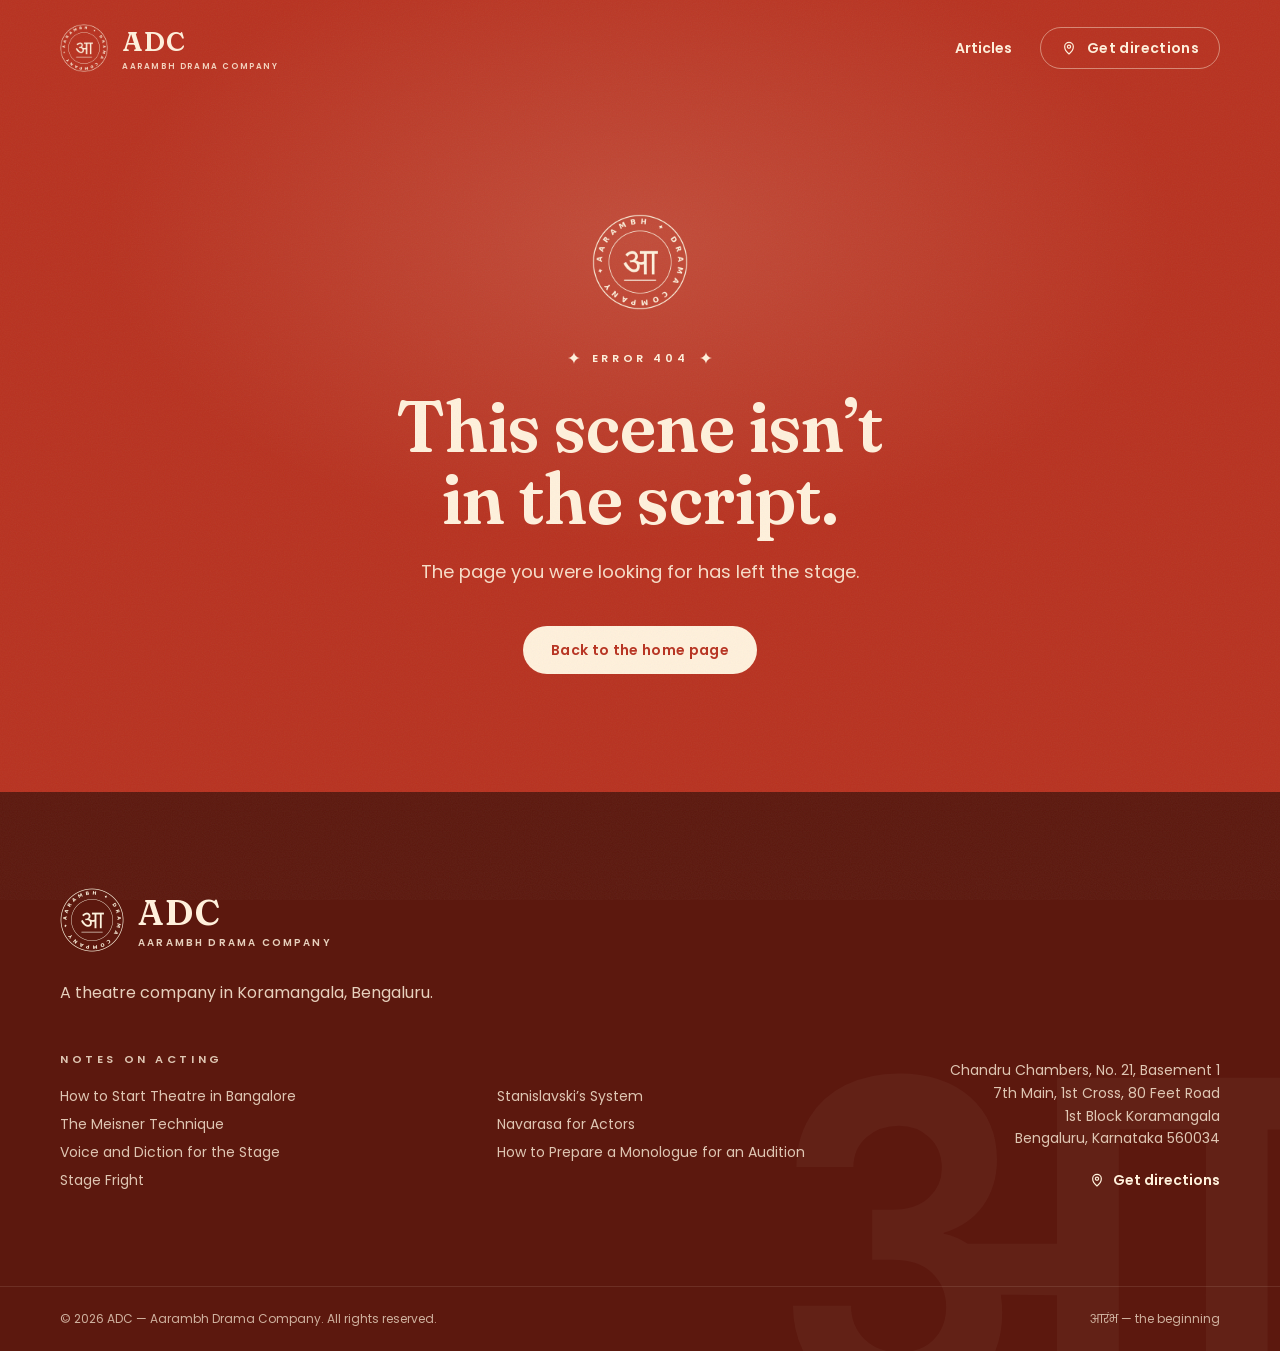
<file: 404/index.html>
<!DOCTYPE html><html lang="en-IN" class="__variable_3ef085 __variable_618a02 __variable_d4c8d4"><head><meta charSet="utf-8"/><meta name="viewport" content="width=device-width, initial-scale=1"/><link rel="preload" as="image" href="/icons/seal-small-a58a28ab.webp"/><link rel="stylesheet" href="/_next/static/css/043c0b8f31f2d4df.css" data-precedence="next"/><link rel="preload" as="script" fetchPriority="low" href="/_next/static/chunks/webpack-a25bd75c807cb6f1.js"/><script src="/_next/static/chunks/5b8f0dd8-8df0f8787c39d86d.js" async=""></script><script src="/_next/static/chunks/749-2449f47266f1c728.js" async=""></script><script src="/_next/static/chunks/main-app-c1b3ed4e00259830.js" async=""></script><script src="/_next/static/chunks/411-0c74b40d2d4493ef.js" async=""></script><script src="/_next/static/chunks/app/page-7732f799a0ad764f.js" async=""></script><script src="/_next/static/chunks/app/layout-a1c670f8d9400816.js" async=""></script><meta name="robots" content="noindex"/><meta name="theme-color" content="#b83220"/><meta name="color-scheme" content="light"/><title>ADC — Aarambh Drama Company | Theatre in Koramangala, Bengaluru</title><meta name="description" content="ADC (Aarambh Drama Company) is a theatre company in Koramangala, Bengaluru — rehearsing, training and making theatre."/><meta name="application-name" content="ADC"/><meta name="keywords" content="ADC,ADC theatre,ADC Bengaluru,Aarambh Drama Company,theatre company Koramangala,theatre company Bengaluru,drama company Bengaluru"/><meta name="format-detection" content="telephone=no"/><meta property="og:title" content="ADC — Aarambh Drama Company · a theatre company in Koramangala, Bengaluru"/><meta property="og:description" content="ADC (Aarambh Drama Company) is a theatre company in Koramangala, Bengaluru — rehearsing, training and making theatre."/><meta property="og:site_name" content="ADC — Aarambh Drama Company"/><meta property="og:locale" content="en_IN"/><meta property="og:image" content="https://aarambhdrama.com/icons/og-814fcd40.png"/><meta property="og:image:width" content="1200"/><meta property="og:image:height" content="630"/><meta property="og:image:alt" content="ADC — Aarambh Drama Company — Koramangala, Bengaluru"/><meta property="og:type" content="website"/><meta name="twitter:card" content="summary_large_image"/><meta name="twitter:title" content="ADC — Aarambh Drama Company · a theatre company in Koramangala, Bengaluru"/><meta name="twitter:description" content="ADC (Aarambh Drama Company) is a theatre company in Koramangala, Bengaluru — rehearsing, training and making theatre."/><meta name="twitter:image" content="https://aarambhdrama.com/icons/og-814fcd40.png"/><meta name="twitter:image:width" content="1200"/><meta name="twitter:image:height" content="630"/><meta name="twitter:image:alt" content="ADC — Aarambh Drama Company — Koramangala, Bengaluru"/><link rel="icon" href="/icons/favicon-a997895d.ico" sizes="16x16 32x32 48x48"/><link rel="icon" href="/icons/favicon-32-89562ff1.png" sizes="32x32" type="image/png"/><link rel="icon" href="/icons/icon-192-d50f42f9.png" sizes="192x192" type="image/png"/><link rel="apple-touch-icon" href="/icons/apple-touch-icon-299f4fe9.png" sizes="180x180"/><script src="/_next/static/chunks/polyfills-42372ed130431b0a.js" noModule=""></script></head><body class="grain min-h-screen"><a href="#main" class="sr-only z-[80] rounded-full bg-paper px-5 py-3 text-sm font-semibold text-sindoor focus:not-sr-only focus:fixed focus:left-4 focus:top-4">Skip to content</a><header class="fixed inset-x-0 top-0 z-40 text-paper transition-[background-color,box-shadow,backdrop-filter] duration-500 "><div class="shell flex h-[4.5rem] items-center justify-between gap-4 lg:h-24"><a class="-ml-1 rounded-lg p-1" aria-label="ADC — Aarambh Drama Company — home" href="/"><span class="flex items-center gap-3.5"><img src="/icons/seal-small-a58a28ab.webp" alt="" width="256" height="256" class="h-11 w-11 lg:h-12 lg:w-12"/><span class="flex flex-col leading-none"><span class="font-display font-semibold tracking-[0.04em] text-2xl lg:text-[1.7rem]">ADC</span><span class="label mt-1.5 text-paper/85 text-[0.5rem] tracking-[0.2em]">Aarambh Drama Company</span></span></span></a><div class="flex items-center gap-3 sm:gap-7"><a class="text-sm font-semibold underline-offset-[6px] hover:underline" href="/articles/">Articles</a><a href="https://www.google.com/maps/search/?api=1&amp;query=Chandru%20Chambers%2C%20No.%2021%2C%20Basement%201%2C%207th%20Main%2C%201st%20Cross%2C%2080%20Feet%20Road%2C%201st%20Block%20Koramangala%2C%20Bengaluru%2C%20Karnataka%20560034" target="_blank" rel="noopener noreferrer" aria-label="Get directions" class="btn-line !px-3 !py-2.5 max-[400px]:hidden sm:!px-5"><svg viewBox="0 0 24 24" class="h-4 w-4" fill="none" stroke="currentColor" stroke-width="1.8" stroke-linecap="round" stroke-linejoin="round" aria-hidden="true"><path d="M12 21s-6.5-5.6-6.5-11a6.5 6.5 0 0 1 13 0C18.5 15.4 12 21 12 21Z M12 12.4a2.4 2.4 0 1 0 0-4.8 2.4 2.4 0 0 0 0 4.8Z"></path></svg><span class="hidden sm:inline">Get directions</span></a></div></div></header><main id="main"><section class="relative isolate flex min-h-[88vh] items-center overflow-hidden pt-24"><div aria-hidden="true" class="absolute inset-0 -z-10 bg-[radial-gradient(60%_55%_at_50%_30%,rgba(255,236,214,0.14),transparent_70%)]"></div><div class="shell text-center"><img src="/icons/seal-small-a58a28ab.webp" alt="" width="256" height="256" class="mx-auto h-24 w-24"/><p class="label mt-10 flex items-center justify-center gap-3"><svg viewBox="0 0 24 24" class="h-3 w-3" fill="currentColor" aria-hidden="true"><path d="M12 0c.6 6.3 5.7 11.4 12 12-6.3.6-11.4 5.7-12 12-.6-6.3-5.7-11.4-12-12C6.3 11.4 11.4 6.3 12 0Z"></path></svg>Error 404<svg viewBox="0 0 24 24" class="h-3 w-3" fill="currentColor" aria-hidden="true"><path d="M12 0c.6 6.3 5.7 11.4 12 12-6.3.6-11.4 5.7-12 12-.6-6.3-5.7-11.4-12-12C6.3 11.4 11.4 6.3 12 0Z"></path></svg></p><h1 class="mx-auto mt-6 max-w-3xl font-display text-5xl font-semibold leading-tight text-balance sm:text-7xl">This scene isn’t in the script.</h1><p class="mx-auto mt-6 max-w-md text-lg text-paper/90">The page you were looking for has left the stage.</p><div class="mt-10 flex justify-center"><a class="btn-paper" href="/">Back to the home page</a></div></div></section></main><footer class="relative isolate overflow-hidden bg-sindoor-dark text-paper"><p aria-hidden="true" lang="hi" class="pointer-events-none absolute -bottom-[0.32em] right-[-0.06em] -z-10 select-none font-sans text-[22rem] font-semibold leading-none text-paper/[0.04] sm:text-[30rem]">आ</p><div class="shell grid gap-12 py-20 sm:py-24 lg:grid-cols-[1fr_auto] lg:items-end"><div><span class="flex items-center gap-3.5"><img src="/icons/seal-small-a58a28ab.webp" alt="" width="256" height="256" class="h-16 w-16"/><span class="flex flex-col leading-none"><span class="font-display font-semibold tracking-[0.04em] text-4xl">ADC</span><span class="label mt-1.5 text-paper/85 text-[0.62rem] tracking-[0.22em]">Aarambh Drama Company</span></span></span><p class="mt-7 max-w-sm leading-relaxed text-paper/85">A theatre company in Koramangala, Bengaluru.</p><nav aria-label="Articles" class="mt-10"><a class="label text-paper/80 hover:text-paper" href="/articles/">Notes on acting</a><ul class="mt-4 grid gap-x-8 gap-y-2 text-sm text-paper/80 sm:grid-cols-2"><li><a class="underline-offset-4 hover:text-paper hover:underline" href="/articles/start-theatre-in-bangalore-beginners-guide/">How to Start Theatre in Bangalore</a></li><li><a class="underline-offset-4 hover:text-paper hover:underline" href="/articles/stanislavski-system-guide/">Stanislavski’s System</a></li><li><a class="underline-offset-4 hover:text-paper hover:underline" href="/articles/meisner-technique-repetition-exercise/">The Meisner Technique</a></li><li><a class="underline-offset-4 hover:text-paper hover:underline" href="/articles/navarasa-nine-emotions-for-actors/">Navarasa for Actors</a></li><li><a class="underline-offset-4 hover:text-paper hover:underline" href="/articles/voice-diction-warm-up-for-stage/">Voice and Diction for the Stage</a></li><li><a class="underline-offset-4 hover:text-paper hover:underline" href="/articles/how-to-prepare-a-monologue-for-audition/">How to Prepare a Monologue for an Audition</a></li><li><a class="underline-offset-4 hover:text-paper hover:underline" href="/articles/stage-fright-techniques-for-actors/">Stage Fright</a></li></ul></nav></div><div class="flex flex-col gap-5 lg:items-end"><address class="text-sm not-italic leading-relaxed text-paper/80 lg:text-right"><span class="block">Chandru Chambers, No. 21, Basement 1</span><span class="block">7th Main, 1st Cross, 80 Feet Road</span><span class="block">1st Block Koramangala</span><span class="block">Bengaluru, Karnataka 560034</span></address><a href="https://www.google.com/maps/search/?api=1&amp;query=Chandru%20Chambers%2C%20No.%2021%2C%20Basement%201%2C%207th%20Main%2C%201st%20Cross%2C%2080%20Feet%20Road%2C%201st%20Block%20Koramangala%2C%20Bengaluru%2C%20Karnataka%20560034" target="_blank" rel="noopener noreferrer" class="inline-flex items-center gap-2 text-sm font-semibold underline-offset-4 hover:underline"><svg viewBox="0 0 24 24" class="h-4 w-4" fill="none" stroke="currentColor" stroke-width="1.8" stroke-linecap="round" stroke-linejoin="round" aria-hidden="true"><path d="M12 21s-6.5-5.6-6.5-11a6.5 6.5 0 0 1 13 0C18.5 15.4 12 21 12 21Z M12 12.4a2.4 2.4 0 1 0 0-4.8 2.4 2.4 0 0 0 0 4.8Z"></path></svg>Get directions</a></div></div><div class="border-t border-paper/10"><div class="shell flex flex-col gap-2 py-6 text-xs text-paper/70 sm:flex-row sm:items-center sm:justify-between"><p>© <!-- -->2026<!-- --> <!-- -->ADC — Aarambh Drama Company<!-- -->. All rights reserved.</p><p><span lang="hi">आरंभ</span> — the beginning</p></div></div></footer><script type="application/ld+json">{"@context":"https://schema.org","@type":"TheaterGroup","@id":"https://aarambhdrama.com/#company","name":"Aarambh Drama Company","alternateName":"ADC","url":"https://aarambhdrama.com/","logo":"https://aarambhdrama.com/icons/logo-512-22fb78ce.png","image":"https://aarambhdrama.com/icons/og-814fcd40.png","description":"ADC (Aarambh Drama Company) is a theatre company in Koramangala, Bengaluru — rehearsing, training and making theatre.","address":{"@type":"PostalAddress","streetAddress":"Chandru Chambers, No. 21, Basement 1, 7th Main, 1st Cross, 80 Feet Road, 1st Block Koramangala","addressLocality":"Bengaluru","addressRegion":"Karnataka","postalCode":"560034","addressCountry":"IN"}}</script><script type="application/ld+json">{"@context":"https://schema.org","@type":"WebSite","@id":"https://aarambhdrama.com/#website","name":"ADC","alternateName":["Aarambh Drama Company","ADC — Aarambh Drama Company"],"url":"https://aarambhdrama.com/","inLanguage":"en-IN","publisher":{"@id":"https://aarambhdrama.com/#company"}}</script><script src="/_next/static/chunks/webpack-a25bd75c807cb6f1.js" async=""></script><script>(self.__next_f=self.__next_f||[]).push([0]);self.__next_f.push([2,null])</script><script>self.__next_f.push([1,"1:HL[\"/_next/static/css/043c0b8f31f2d4df.css\",\"style\"]\n"])</script><script>self.__next_f.push([1,"2:I[6608,[],\"\"]\n4:I[5411,[\"411\",\"static/chunks/411-0c74b40d2d4493ef.js\",\"931\",\"static/chunks/app/page-7732f799a0ad764f.js\"],\"\"]\n5:I[2728,[],\"\"]\n6:I[9836,[],\"\"]\n7:I[9916,[\"411\",\"static/chunks/411-0c74b40d2d4493ef.js\",\"185\",\"static/chunks/app/layout-a1c670f8d9400816.js\"],\"Header\"]\n9:I[8907,[],\"\"]\na:[]\n"])</script><script>self.__next_f.push([1,"0:[\"$\",\"$L2\",null,{\"buildId\":\"cTDYezdDyj8DPv9pL1llV\",\"assetPrefix\":\"\",\"urlParts\":[\"\",\"_not-found\",\"\"],\"initialTree\":[\"\",{\"children\":[\"/_not-found\",{\"children\":[\"__PAGE__\",{}]}]},\"$undefined\",\"$undefined\",true],\"initialSeedData\":[\"\",{\"children\":[\"/_not-found\",{\"children\":[\"__PAGE__\",{},[[\"$L3\",[\"$\",\"section\",null,{\"className\":\"relative isolate flex min-h-[88vh] items-center overflow-hidden pt-24\",\"children\":[[\"$\",\"div\",null,{\"aria-hidden\":true,\"className\":\"absolute inset-0 -z-10 bg-[radial-gradient(60%_55%_at_50%_30%,rgba(255,236,214,0.14),transparent_70%)]\"}],[\"$\",\"div\",null,{\"className\":\"shell text-center\",\"children\":[[\"$\",\"img\",null,{\"src\":\"/icons/seal-small-a58a28ab.webp\",\"alt\":\"\",\"width\":256,\"height\":256,\"className\":\"mx-auto h-24 w-24\"}],[\"$\",\"p\",null,{\"className\":\"label mt-10 flex items-center justify-center gap-3\",\"children\":[[\"$\",\"svg\",null,{\"viewBox\":\"0 0 24 24\",\"className\":\"h-3 w-3\",\"fill\":\"currentColor\",\"aria-hidden\":true,\"children\":[\"$\",\"path\",null,{\"d\":\"M12 0c.6 6.3 5.7 11.4 12 12-6.3.6-11.4 5.7-12 12-.6-6.3-5.7-11.4-12-12C6.3 11.4 11.4 6.3 12 0Z\"}]}],\"Error 404\",[\"$\",\"svg\",null,{\"viewBox\":\"0 0 24 24\",\"className\":\"h-3 w-3\",\"fill\":\"currentColor\",\"aria-hidden\":true,\"children\":[\"$\",\"path\",null,{\"d\":\"M12 0c.6 6.3 5.7 11.4 12 12-6.3.6-11.4 5.7-12 12-.6-6.3-5.7-11.4-12-12C6.3 11.4 11.4 6.3 12 0Z\"}]}]]}],[\"$\",\"h1\",null,{\"className\":\"mx-auto mt-6 max-w-3xl font-display text-5xl font-semibold leading-tight text-balance sm:text-7xl\",\"children\":\"This scene isn’t in the script.\"}],[\"$\",\"p\",null,{\"className\":\"mx-auto mt-6 max-w-md text-lg text-paper/90\",\"children\":\"The page you were looking for has left the stage.\"}],[\"$\",\"div\",null,{\"className\":\"mt-10 flex justify-center\",\"children\":[\"$\",\"$L4\",null,{\"href\":\"/\",\"className\":\"btn-paper\",\"children\":\"Back to the home page\"}]}]]}]]}],null],null],null]},[null,[\"$\",\"$L5\",null,{\"parallelRouterKey\":\"children\",\"segmentPath\":[\"children\",\"/_not-found\",\"children\"],\"error\":\"$undefined\",\"errorStyles\":\"$undefined\",\"errorScripts\":\"$undefined\",\"template\":[\"$\",\"$L6\",null,{}],\"templateStyles\":\"$undefined\",\"templateScripts\":\"$undefined\",\"notFound\":\"$undefined\",\"notFoundStyles\":\"$undefined\"}]],null]},[[[[\"$\",\"link\",\"0\",{\"rel\":\"stylesheet\",\"href\":\"/_next/static/css/043c0b8f31f2d4df.css\",\"precedence\":\"next\",\"crossOrigin\":\"$undefined\"}]],[\"$\",\"html\",null,{\"lang\":\"en-IN\",\"className\":\"__variable_3ef085 __variable_618a02 __variable_d4c8d4\",\"children\":[\"$\",\"body\",null,{\"className\":\"grain min-h-screen\",\"children\":[[\"$\",\"a\",null,{\"href\":\"#main\",\"className\":\"sr-only z-[80] rounded-full bg-paper px-5 py-3 text-sm font-semibold text-sindoor focus:not-sr-only focus:fixed focus:left-4 focus:top-4\",\"children\":\"Skip to content\"}],[\"$\",\"$L7\",null,{}],[\"$\",\"main\",null,{\"id\":\"main\",\"children\":[\"$\",\"$L5\",null,{\"parallelRouterKey\":\"children\",\"segmentPath\":[\"children\"],\"error\":\"$undefined\",\"errorStyles\":\"$undefined\",\"errorScripts\":\"$undefined\",\"template\":[\"$\",\"$L6\",null,{}],\"templateStyles\":\"$undefined\",\"templateScripts\":\"$undefined\",\"notFound\":[\"$\",\"section\",null,{\"className\":\"relative isolate flex min-h-[88vh] items-center overflow-hidden pt-24\",\"children\":[[\"$\",\"div\",null,{\"aria-hidden\":true,\"className\":\"absolute inset-0 -z-10 bg-[radial-gradient(60%_55%_at_50%_30%,rgba(255,236,214,0.14),transparent_70%)]\"}],[\"$\",\"div\",null,{\"className\":\"shell text-center\",\"children\":[[\"$\",\"img\",null,{\"src\":\"/icons/seal-small-a58a28ab.webp\",\"alt\":\"\",\"width\":256,\"height\":256,\"className\":\"mx-auto h-24 w-24\"}],[\"$\",\"p\",null,{\"className\":\"label mt-10 flex items-center justify-center gap-3\",\"children\":[[\"$\",\"svg\",null,{\"viewBox\":\"0 0 24 24\",\"className\":\"h-3 w-3\",\"fill\":\"currentColor\",\"aria-hidden\":true,\"children\":[\"$\",\"path\",null,{\"d\":\"M12 0c.6 6.3 5.7 11.4 12 12-6.3.6-11.4 5.7-12 12-.6-6.3-5.7-11.4-12-12C6.3 11.4 11.4 6.3 12 0Z\"}]}],\"Error 404\",[\"$\",\"svg\",null,{\"viewBox\":\"0 0 24 24\",\"className\":\"h-3 w-3\",\"fill\":\"currentColor\",\"aria-hidden\":true,\"children\":[\"$\",\"path\",null,{\"d\":\"M12 0c.6 6.3 5.7 11.4 12 12-6.3.6-11.4 5.7-12 12-.6-6.3-5.7-11.4-12-12C6.3 11.4 11.4 6.3 12 0Z\"}]}]]}],[\"$\",\"h1\",null,{\"className\":\"mx-auto mt-6 max-w-3xl font-display text-5xl font-semibold leading-tight text-balance sm:text-7xl\",\"children\":\"This scene isn’t in the script.\"}],[\"$\",\"p\",null,{\"className\":\"mx-auto mt-6 max-w-md text-lg text-paper/90\",\"children\":\"The page you were looking for has left the stage.\"}],[\"$\",\"div\",null,{\"className\":\"mt-10 flex justify-center\",\"children\":[\"$\",\"$L4\",null,{\"href\":\"/\",\"className\":\"btn-paper\",\"children\":\"Back to the home page\"}]}]]}]]}],\"notFoundStyles\":[]}]}],[\"$\",\"footer\",null,{\"className\":\"relative isolate overflow-hidden bg-sindoor-dark text-paper\",\"children\":[[\"$\",\"p\",null,{\"aria-hidden\":true,\"lang\":\"hi\",\"className\":\"pointer-events-none absolute -bottom-[0.32em] right-[-0.06em] -z-10 select-none font-sans text-[22rem] font-semibold leading-none text-paper/[0.04] sm:text-[30rem]\",\"children\":\"आ\"}],[\"$\",\"div\",null,{\"className\":\"shell grid gap-12 py-20 sm:py-24 lg:grid-cols-[1fr_auto] lg:items-end\",\"children\":[[\"$\",\"div\",null,{\"children\":[[\"$\",\"span\",null,{\"className\":\"flex items-center gap-3.5\",\"children\":[[\"$\",\"img\",null,{\"src\":\"/icons/seal-small-a58a28ab.webp\",\"alt\":\"\",\"width\":256,\"height\":256,\"className\":\"h-16 w-16\"}],[\"$\",\"span\",null,{\"className\":\"flex flex-col leading-none\",\"children\":[[\"$\",\"span\",null,{\"className\":\"font-display font-semibold tracking-[0.04em] text-4xl\",\"children\":\"ADC\"}],[\"$\",\"span\",null,{\"className\":\"label mt-1.5 text-paper/85 text-[0.62rem] tracking-[0.22em]\",\"children\":\"Aarambh Drama Company\"}]]}]]}],[\"$\",\"p\",null,{\"className\":\"mt-7 max-w-sm leading-relaxed text-paper/85\",\"children\":\"A theatre company in Koramangala, Bengaluru.\"}],[\"$\",\"nav\",null,{\"aria-label\":\"Articles\",\"className\":\"mt-10\",\"children\":[[\"$\",\"$L4\",null,{\"href\":\"/articles/\",\"className\":\"label text-paper/80 hover:text-paper\",\"children\":\"Notes on acting\"}],[\"$\",\"ul\",null,{\"className\":\"mt-4 grid gap-x-8 gap-y-2 text-sm text-paper/80 sm:grid-cols-2\",\"children\":[[\"$\",\"li\",\"start-theatre-in-bangalore-beginners-guide\",{\"children\":[\"$\",\"$L4\",null,{\"href\":\"/articles/start-theatre-in-bangalore-beginners-guide/\",\"className\":\"underline-offset-4 hover:text-paper hover:underline\",\"children\":\"How to Start Theatre in Bangalore\"}]}],[\"$\",\"li\",\"stanislavski-system-guide\",{\"children\":[\"$\",\"$L4\",null,{\"href\":\"/articles/stanislavski-system-guide/\",\"className\":\"underline-offset-4 hover:text-paper hover:underline\",\"children\":\"Stanislavski’s System\"}]}],[\"$\",\"li\",\"meisner-technique-repetition-exercise\",{\"children\":[\"$\",\"$L4\",null,{\"href\":\"/articles/meisner-technique-repetition-exercise/\",\"className\":\"underline-offset-4 hover:text-paper hover:underline\",\"children\":\"The Meisner Technique\"}]}],[\"$\",\"li\",\"navarasa-nine-emotions-for-actors\",{\"children\":[\"$\",\"$L4\",null,{\"href\":\"/articles/navarasa-nine-emotions-for-actors/\",\"className\":\"underline-offset-4 hover:text-paper hover:underline\",\"children\":\"Navarasa for Actors\"}]}],[\"$\",\"li\",\"voice-diction-warm-up-for-stage\",{\"children\":[\"$\",\"$L4\",null,{\"href\":\"/articles/voice-diction-warm-up-for-stage/\",\"className\":\"underline-offset-4 hover:text-paper hover:underline\",\"children\":\"Voice and Diction for the Stage\"}]}],[\"$\",\"li\",\"how-to-prepare-a-monologue-for-audition\",{\"children\":[\"$\",\"$L4\",null,{\"href\":\"/articles/how-to-prepare-a-monologue-for-audition/\",\"className\":\"underline-offset-4 hover:text-paper hover:underline\",\"children\":\"How to Prepare a Monologue for an Audition\"}]}],[\"$\",\"li\",\"stage-fright-techniques-for-actors\",{\"children\":[\"$\",\"$L4\",null,{\"href\":\"/articles/stage-fright-techniques-for-actors/\",\"className\":\"underline-offset-4 hover:text-paper hover:underline\",\"children\":\"Stage Fright\"}]}]]}]]}]]}],[\"$\",\"div\",null,{\"className\":\"flex flex-col gap-5 lg:items-end\",\"children\":[[\"$\",\"address\",null,{\"className\":\"text-sm not-italic leading-relaxed text-paper/80 lg:text-right\",\"children\":[[\"$\",\"span\",\"Chandru Chambers, No. 21, Basement 1\",{\"className\":\"block\",\"children\":\"Chandru Chambers, No. 21, Basement 1\"}],[\"$\",\"span\",\"7th Main, 1st Cross, 80 Feet Road\",{\"className\":\"block\",\"children\":\"7th Main, 1st Cross, 80 Feet Road\"}],[\"$\",\"span\",\"1st Block Koramangala\",{\"className\":\"block\",\"children\":\"1st Block Koramangala\"}],[\"$\",\"span\",\"Bengaluru, Karnataka 560034\",{\"className\":\"block\",\"children\":\"Bengaluru, Karnataka 560034\"}]]}],[\"$\",\"a\",null,{\"href\":\"https://www.google.com/maps/search/?api=1\u0026query=Chandru%20Chambers%2C%20No.%2021%2C%20Basement%201%2C%207th%20Main%2C%201st%20Cross%2C%2080%20Feet%20Road%2C%201st%20Block%20Koramangala%2C%20Bengaluru%2C%20Karnataka%20560034\",\"target\":\"_blank\",\"rel\":\"noopener noreferrer\",\"className\":\"inline-flex items-center gap-2 text-sm font-semibold underline-offset-4 hover:underline\",\"children\":[[\"$\",\"svg\",null,{\"viewBox\":\"0 0 24 24\",\"className\":\"h-4 w-4\",\"fill\":\"none\",\"stroke\":\"currentColor\",\"strokeWidth\":1.8,\"strokeLinecap\":\"round\",\"strokeLinejoin\":\"round\",\"aria-hidden\":true,\"children\":[\"$\",\"path\",null,{\"d\":\"M12 21s-6.5-5.6-6.5-11a6.5 6.5 0 0 1 13 0C18.5 15.4 12 21 12 21Z M12 12.4a2.4 2.4 0 1 0 0-4.8 2.4 2.4 0 0 0 0 4.8Z\"}]}],\"Get directions\"]}]]}]]}],[\"$\",\"div\",null,{\"className\":\"border-t border-paper/10\",\"children\":[\"$\",\"div\",null,{\"className\":\"shell flex flex-col gap-2 py-6 text-xs text-paper/70 sm:flex-row sm:items-center sm:justify-between\",\"children\":[[\"$\",\"p\",null,{\"children\":[\"© \",2026,\" \",\"ADC — Aarambh Drama Company\",\". All rights reserved.\"]}],[\"$\",\"p\",null,{\"children\":[[\"$\",\"span\",null,{\"lang\":\"hi\",\"children\":\"आरंभ\"}],\" — the beginning\"]}]]}]}]]}],[\"$\",\"script\",null,{\"type\":\"application/ld+json\",\"dangerouslySetInnerHTML\":{\"__html\":\"{\\\"@context\\\":\\\"https://schema.org\\\",\\\"@type\\\":\\\"TheaterGroup\\\",\\\"@id\\\":\\\"https://aarambhdrama.com/#company\\\",\\\"name\\\":\\\"Aarambh Drama Company\\\",\\\"alternateName\\\":\\\"ADC\\\",\\\"url\\\":\\\"https://aarambhdrama.com/\\\",\\\"logo\\\":\\\"https://aarambhdrama.com/icons/logo-512-22fb78ce.png\\\",\\\"image\\\":\\\"https://aarambhdrama.com/icons/og-814fcd40.png\\\",\\\"description\\\":\\\"ADC (Aarambh Drama Company) is a theatre company in Koramangala, Bengaluru — rehearsing, training and making theatre.\\\",\\\"address\\\":{\\\"@type\\\":\\\"PostalAddress\\\",\\\"streetAddress\\\":\\\"Chandru Chambers, No. 21, Basement 1, 7th Main, 1st Cross, 80 Feet Road, 1st Block Koramangala\\\",\\\"addressLocality\\\":\\\"Bengaluru\\\",\\\"addressRegion\\\":\\\"Karnataka\\\",\\\"postalCode\\\":\\\"560034\\\",\\\"addressCountry\\\":\\\"IN\\\"}}\"}}],[\"$\",\"script\",null,{\"type\":\"application/ld+json\",\"dangerouslySetInnerHTML\":{\"__html\":\"{\\\"@context\\\":\\\"https://schema.org\\\",\\\"@type\\\":\\\"WebSite\\\",\\\"@id\\\":\\\"https://aarambhdrama.com/#website\\\",\\\"name\\\":\\\"ADC\\\",\\\"alternateName\\\":[\\\"Aarambh Drama Company\\\",\\\"ADC — Aarambh Drama Company\\\"],\\\"url\\\":\\\"https://aarambhdrama.com/\\\",\\\"inLanguage\\\":\\\"en-IN\\\",\\\"publisher\\\":{\\\"@id\\\":\\\"https://aarambhdrama.com/#company\\\"}}\"}}]]}]}]],null],null],\"couldBeIntercepted\":false,\"initialHead\":[[\"$\",\"meta\",null,{\"name\":\"robots\",\"content\":\"noindex\"}],\"$L8\"],\"globalErrorComponent\":\"$9\",\"missingSlots\":\"$Wa\"}]\n"])</script><script>self.__next_f.push([1,"8:[[\"$\",\"meta\",\"0\",{\"name\":\"viewport\",\"content\":\"width=device-width, initial-scale=1\"}],[\"$\",\"meta\",\"1\",{\"name\":\"theme-color\",\"content\":\"#b83220\"}],[\"$\",\"meta\",\"2\",{\"name\":\"color-scheme\",\"content\":\"light\"}],[\"$\",\"meta\",\"3\",{\"charSet\":\"utf-8\"}],[\"$\",\"title\",\"4\",{\"children\":\"ADC — Aarambh Drama Company | Theatre in Koramangala, Bengaluru\"}],[\"$\",\"meta\",\"5\",{\"name\":\"description\",\"content\":\"ADC (Aarambh Drama Company) is a theatre company in Koramangala, Bengaluru — rehearsing, training and making theatre.\"}],[\"$\",\"meta\",\"6\",{\"name\":\"application-name\",\"content\":\"ADC\"}],[\"$\",\"meta\",\"7\",{\"name\":\"keywords\",\"content\":\"ADC,ADC theatre,ADC Bengaluru,Aarambh Drama Company,theatre company Koramangala,theatre company Bengaluru,drama company Bengaluru\"}],[\"$\",\"meta\",\"8\",{\"name\":\"format-detection\",\"content\":\"telephone=no\"}],[\"$\",\"meta\",\"9\",{\"property\":\"og:title\",\"content\":\"ADC — Aarambh Drama Company · a theatre company in Koramangala, Bengaluru\"}],[\"$\",\"meta\",\"10\",{\"property\":\"og:description\",\"content\":\"ADC (Aarambh Drama Company) is a theatre company in Koramangala, Bengaluru — rehearsing, training and making theatre.\"}],[\"$\",\"meta\",\"11\",{\"property\":\"og:site_name\",\"content\":\"ADC — Aarambh Drama Company\"}],[\"$\",\"meta\",\"12\",{\"property\":\"og:locale\",\"content\":\"en_IN\"}],[\"$\",\"meta\",\"13\",{\"property\":\"og:image\",\"content\":\"https://aarambhdrama.com/icons/og-814fcd40.png\"}],[\"$\",\"meta\",\"14\",{\"property\":\"og:image:width\",\"content\":\"1200\"}],[\"$\",\"meta\",\"15\",{\"property\":\"og:image:height\",\"content\":\"630\"}],[\"$\",\"meta\",\"16\",{\"property\":\"og:image:alt\",\"content\":\"ADC — Aarambh Drama Company — Koramangala, Bengaluru\"}],[\"$\",\"meta\",\"17\",{\"property\":\"og:type\",\"content\":\"website\"}],[\"$\",\"meta\",\"18\",{\"name\":\"twitter:card\",\"content\":\"summary_large_image\"}],[\"$\",\"meta\",\"19\",{\"name\":\"twitter:title\",\"content\":\"ADC — Aarambh Drama Company · a theatre company in Koramangala, Bengaluru\"}],[\"$\",\"meta\",\"20\",{\"name\":\"twitter:description\",\"content\":\"ADC (Aarambh Drama Company) is a theatre company in Koramangala, Bengaluru — rehearsing, training and making theatre.\"}],[\"$\",\"meta\",\"21\",{\"name\":\"twitter:image\",\"content\":\"https://aarambhdrama.com/icons/og-814fcd40.png\"}],[\"$\",\"meta\",\"22\",{\"name\":\"twitter:image:width\",\"content\":\"1200\"}],[\"$\",\"meta\",\"23\",{\"name\":\"twitter:image:height\",\"content\":\"630\"}],[\"$\",\"meta\",\"24\",{\"name\":\"twitter:image:alt\",\"content\":\"ADC — Aarambh Drama Company — Koramangala, Bengaluru\"}],[\"$\",\"link\",\"25\",{\"rel\":\"icon\",\"href\":\"/icons/favicon-a997895d.ico\",\"sizes\":\"16x16 32x32 48x48\"}],[\"$\",\"link\",\"26\",{\"rel\":\"icon\",\"href\":\"/icons/favicon-32-89562ff1.png\",\"sizes\":\"32x32\",\"type\":\"image/png\"}],[\"$\",\"link\",\"27\",{\"rel\":\"icon\",\"href\":\"/icons/icon-192-d50f42f9.png\",\"sizes\":\"192x192\",\"type\":\"image/png\"}],[\"$\",\"link\",\"28\",{\"rel\":\"apple-touch-icon\",\"href\":\"/icons/apple-touch-icon-299f4fe9.png\",\"sizes\":\"180x180\"}]]\n"])</script><script>self.__next_f.push([1,"3:null\n"])</script></body></html>
</file>
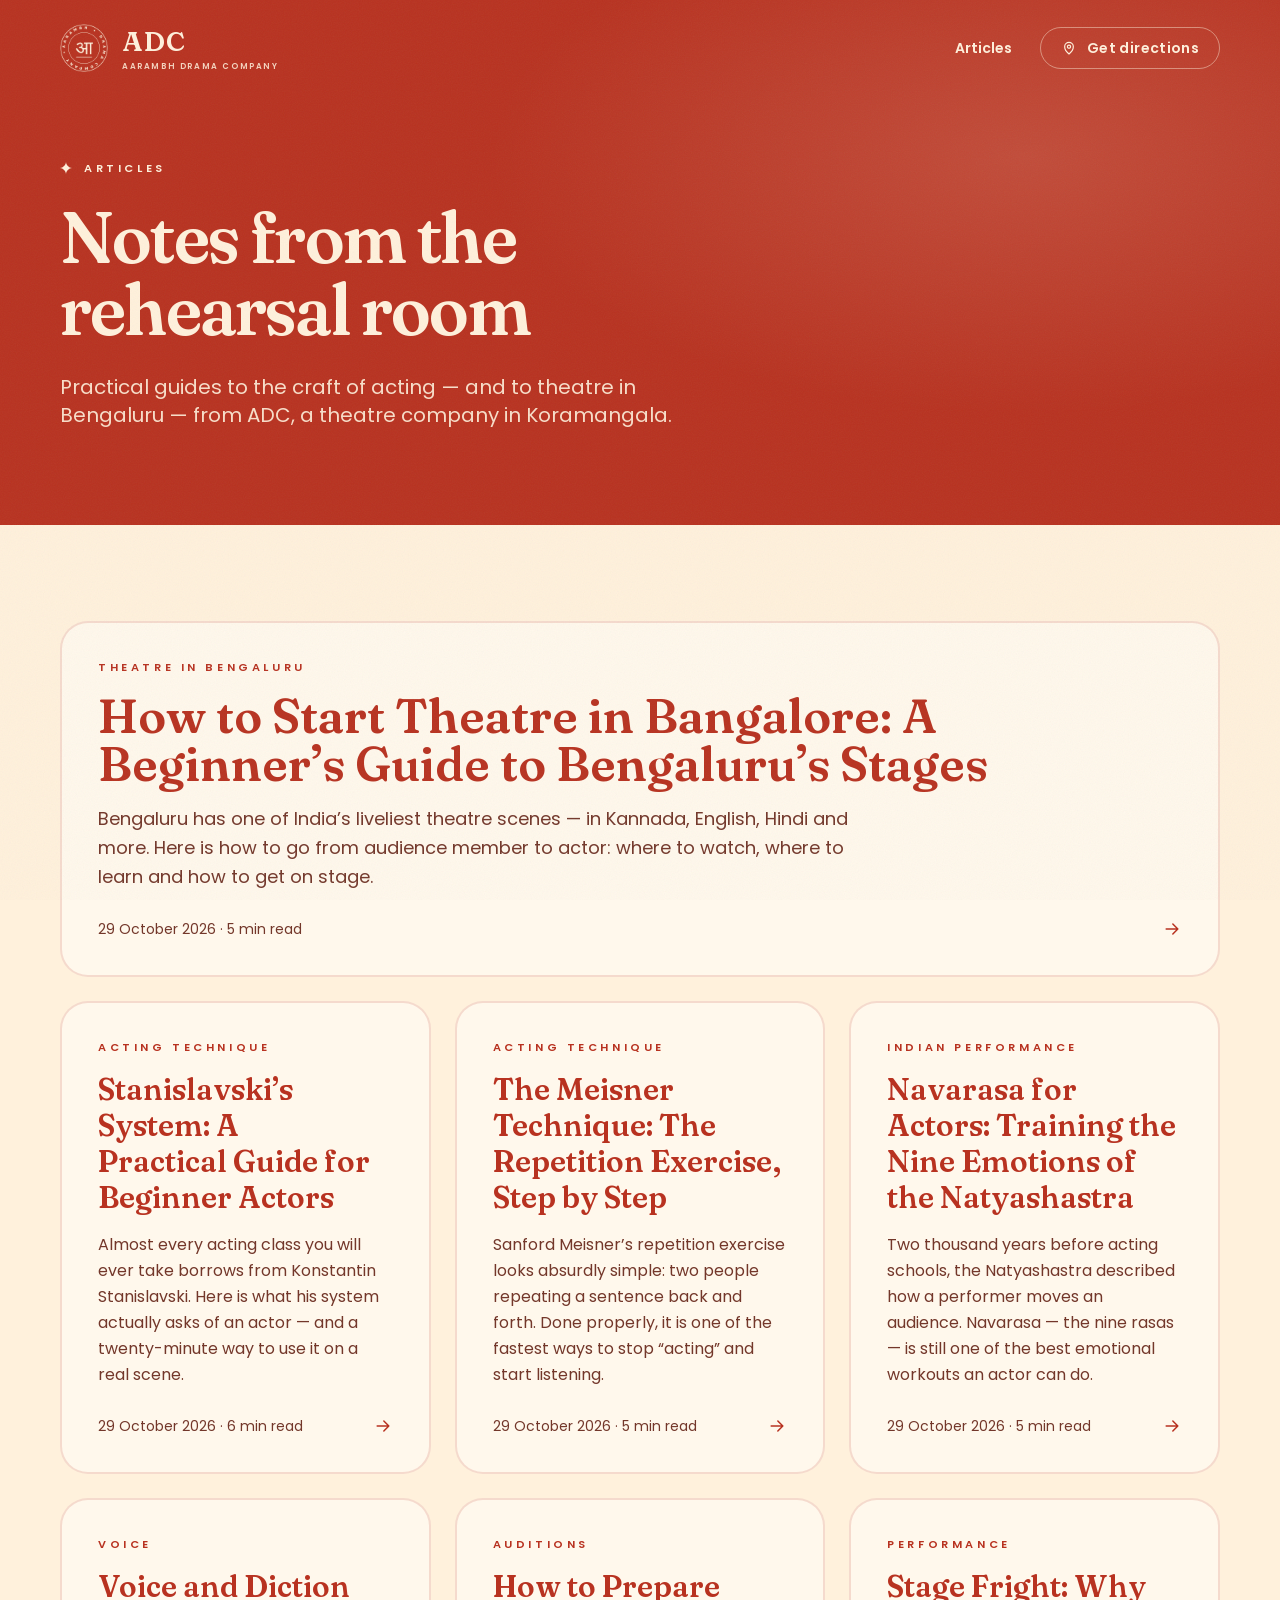
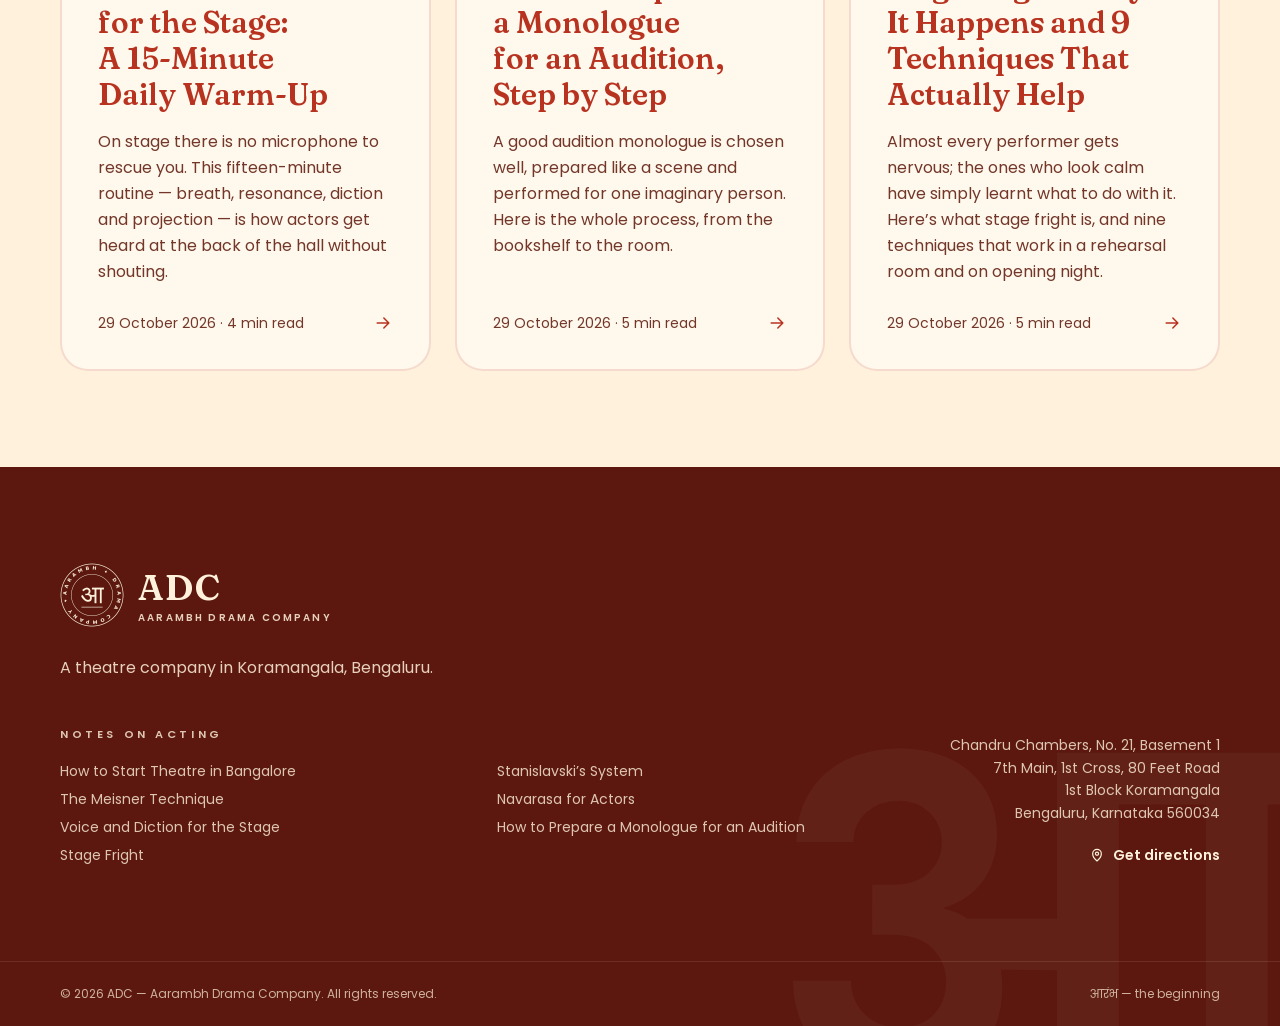
<file: articles/index.html>
<!DOCTYPE html><html lang="en-IN" class="__variable_3ef085 __variable_618a02 __variable_d4c8d4"><head><meta charSet="utf-8"/><meta name="viewport" content="width=device-width, initial-scale=1"/><link rel="preload" as="image" href="/icons/seal-small-a58a28ab.webp"/><link rel="stylesheet" href="/_next/static/css/043c0b8f31f2d4df.css" data-precedence="next"/><link rel="preload" as="script" fetchPriority="low" href="/_next/static/chunks/webpack-a25bd75c807cb6f1.js"/><script src="/_next/static/chunks/5b8f0dd8-8df0f8787c39d86d.js" async=""></script><script src="/_next/static/chunks/749-2449f47266f1c728.js" async=""></script><script src="/_next/static/chunks/main-app-c1b3ed4e00259830.js" async=""></script><script src="/_next/static/chunks/411-0c74b40d2d4493ef.js" async=""></script><script src="/_next/static/chunks/app/articles/page-b098b85b96d6fa8c.js" async=""></script><script src="/_next/static/chunks/app/layout-a1c670f8d9400816.js" async=""></script><meta name="theme-color" content="#b83220"/><meta name="color-scheme" content="light"/><title>Acting Techniques &amp; Theatre in Bangalore — Articles | ADC — Aarambh Drama Company</title><meta name="description" content="Practical acting guides from ADC — Aarambh Drama Company, Koramangala: Stanislavski, Meisner, navarasa, voice, auditions, stage fright and theatre in Bangalore."/><meta name="application-name" content="ADC"/><meta name="keywords" content="ADC,ADC theatre,ADC Bengaluru,Aarambh Drama Company,theatre company Koramangala,theatre company Bengaluru,drama company Bengaluru"/><link rel="canonical" href="https://aarambhdrama.com/articles/"/><meta name="format-detection" content="telephone=no"/><meta property="og:title" content="Acting Techniques &amp; Theatre in Bangalore — Articles | ADC — Aarambh Drama Company"/><meta property="og:description" content="Practical acting guides from ADC — Aarambh Drama Company, Koramangala: Stanislavski, Meisner, navarasa, voice, auditions, stage fright and theatre in Bangalore."/><meta property="og:url" content="https://aarambhdrama.com/articles/"/><meta name="twitter:card" content="summary_large_image"/><meta name="twitter:title" content="Acting Techniques &amp; Theatre in Bangalore — Articles | ADC — Aarambh Drama Company"/><meta name="twitter:description" content="Practical acting guides from ADC — Aarambh Drama Company, Koramangala: Stanislavski, Meisner, navarasa, voice, auditions, stage fright and theatre in Bangalore."/><link rel="icon" href="/icons/favicon-a997895d.ico" sizes="16x16 32x32 48x48"/><link rel="icon" href="/icons/favicon-32-89562ff1.png" sizes="32x32" type="image/png"/><link rel="icon" href="/icons/icon-192-d50f42f9.png" sizes="192x192" type="image/png"/><link rel="apple-touch-icon" href="/icons/apple-touch-icon-299f4fe9.png" sizes="180x180"/><script src="/_next/static/chunks/polyfills-42372ed130431b0a.js" noModule=""></script></head><body class="grain min-h-screen"><a href="#main" class="sr-only z-[80] rounded-full bg-paper px-5 py-3 text-sm font-semibold text-sindoor focus:not-sr-only focus:fixed focus:left-4 focus:top-4">Skip to content</a><header class="fixed inset-x-0 top-0 z-40 text-paper transition-[background-color,box-shadow,backdrop-filter] duration-500 "><div class="shell flex h-[4.5rem] items-center justify-between gap-4 lg:h-24"><a class="-ml-1 rounded-lg p-1" aria-label="ADC — Aarambh Drama Company — home" href="/"><span class="flex items-center gap-3.5"><img src="/icons/seal-small-a58a28ab.webp" alt="" width="256" height="256" class="h-11 w-11 lg:h-12 lg:w-12"/><span class="flex flex-col leading-none"><span class="font-display font-semibold tracking-[0.04em] text-2xl lg:text-[1.7rem]">ADC</span><span class="label mt-1.5 text-paper/85 text-[0.5rem] tracking-[0.2em]">Aarambh Drama Company</span></span></span></a><div class="flex items-center gap-3 sm:gap-7"><a class="text-sm font-semibold underline-offset-[6px] hover:underline" href="/articles/">Articles</a><a href="https://www.google.com/maps/search/?api=1&amp;query=Chandru%20Chambers%2C%20No.%2021%2C%20Basement%201%2C%207th%20Main%2C%201st%20Cross%2C%2080%20Feet%20Road%2C%201st%20Block%20Koramangala%2C%20Bengaluru%2C%20Karnataka%20560034" target="_blank" rel="noopener noreferrer" aria-label="Get directions" class="btn-line !px-3 !py-2.5 max-[400px]:hidden sm:!px-5"><svg viewBox="0 0 24 24" class="h-4 w-4" fill="none" stroke="currentColor" stroke-width="1.8" stroke-linecap="round" stroke-linejoin="round" aria-hidden="true"><path d="M12 21s-6.5-5.6-6.5-11a6.5 6.5 0 0 1 13 0C18.5 15.4 12 21 12 21Z M12 12.4a2.4 2.4 0 1 0 0-4.8 2.4 2.4 0 0 0 0 4.8Z"></path></svg><span class="hidden sm:inline">Get directions</span></a></div></div></header><main id="main"><section class="relative isolate overflow-hidden pt-32 sm:pt-40"><div aria-hidden="true" class="absolute inset-0 -z-10 bg-[radial-gradient(60%_70%_at_80%_30%,rgba(255,236,214,0.14),transparent_70%)]"></div><div class="shell pb-16 sm:pb-24"><p class="label flex items-center gap-3"><svg viewBox="0 0 24 24" class="h-3 w-3 shrink-0" fill="currentColor" aria-hidden="true"><path d="M12 0c.6 6.3 5.7 11.4 12 12-6.3.6-11.4 5.7-12 12-.6-6.3-5.7-11.4-12-12C6.3 11.4 11.4 6.3 12 0Z"></path></svg>Articles</p><h1 class="mt-6 max-w-4xl font-display text-5xl font-semibold leading-[1.02] tracking-tight text-balance sm:text-7xl">Notes from the rehearsal room</h1><p class="mt-7 max-w-2xl text-lg leading-relaxed text-paper/90 text-pretty sm:text-xl">Practical guides to the craft of acting — and to theatre in Bengaluru — from ADC, a theatre company in Koramangala.</p></div></section><section class="bg-paper text-ink"><div class="shell py-16 sm:py-24"><ul class="grid gap-6 sm:grid-cols-2 lg:grid-cols-3"><li class="sm:col-span-2 lg:col-span-3"><a class="group flex h-full flex-col rounded-[1.75rem] border-2 border-sindoor/15 bg-paper-card p-7 transition duration-300 hover:-translate-y-1 hover:border-sindoor/60 sm:p-9" href="/articles/start-theatre-in-bangalore-beginners-guide/"><p class="label text-sindoor">Theatre in Bengaluru</p><h2 class="mt-4 font-display font-semibold leading-tight text-sindoor text-balance text-3xl sm:text-5xl">How to Start Theatre in Bangalore: A Beginner’s Guide to Bengaluru’s Stages</h2><p class="mt-4 leading-relaxed text-ink-soft max-w-3xl text-lg">Bengaluru has one of India’s liveliest theatre scenes — in Kannada, English, Hindi and more. Here is how to go from audience member to actor: where to watch, where to learn and how to get on stage.</p><p class="mt-auto flex items-center justify-between gap-4 pt-7 text-sm text-ink-soft"><span>29 October 2026<!-- --> · <!-- -->5<!-- --> min read</span><svg viewBox="0 0 24 24" class="h-5 w-5 shrink-0 text-sindoor transition-transform group-hover:translate-x-1" fill="none" stroke="currentColor" stroke-width="1.8" stroke-linecap="round" stroke-linejoin="round" aria-hidden="true"><path d="M5 12h14 M13 6l6 6-6 6"></path></svg></p></a></li><li class=""><a class="group flex h-full flex-col rounded-[1.75rem] border-2 border-sindoor/15 bg-paper-card p-7 transition duration-300 hover:-translate-y-1 hover:border-sindoor/60 sm:p-9" href="/articles/stanislavski-system-guide/"><p class="label text-sindoor">Acting technique</p><h2 class="mt-4 font-display font-semibold leading-tight text-sindoor text-balance text-2xl sm:text-3xl">Stanislavski’s System: A Practical Guide for Beginner Actors</h2><p class="mt-4 leading-relaxed text-ink-soft ">Almost every acting class you will ever take borrows from Konstantin Stanislavski. Here is what his system actually asks of an actor — and a twenty-minute way to use it on a real scene.</p><p class="mt-auto flex items-center justify-between gap-4 pt-7 text-sm text-ink-soft"><span>29 October 2026<!-- --> · <!-- -->6<!-- --> min read</span><svg viewBox="0 0 24 24" class="h-5 w-5 shrink-0 text-sindoor transition-transform group-hover:translate-x-1" fill="none" stroke="currentColor" stroke-width="1.8" stroke-linecap="round" stroke-linejoin="round" aria-hidden="true"><path d="M5 12h14 M13 6l6 6-6 6"></path></svg></p></a></li><li class=""><a class="group flex h-full flex-col rounded-[1.75rem] border-2 border-sindoor/15 bg-paper-card p-7 transition duration-300 hover:-translate-y-1 hover:border-sindoor/60 sm:p-9" href="/articles/meisner-technique-repetition-exercise/"><p class="label text-sindoor">Acting technique</p><h2 class="mt-4 font-display font-semibold leading-tight text-sindoor text-balance text-2xl sm:text-3xl">The Meisner Technique: The Repetition Exercise, Step by Step</h2><p class="mt-4 leading-relaxed text-ink-soft ">Sanford Meisner’s repetition exercise looks absurdly simple: two people repeating a sentence back and forth. Done properly, it is one of the fastest ways to stop “acting” and start listening.</p><p class="mt-auto flex items-center justify-between gap-4 pt-7 text-sm text-ink-soft"><span>29 October 2026<!-- --> · <!-- -->5<!-- --> min read</span><svg viewBox="0 0 24 24" class="h-5 w-5 shrink-0 text-sindoor transition-transform group-hover:translate-x-1" fill="none" stroke="currentColor" stroke-width="1.8" stroke-linecap="round" stroke-linejoin="round" aria-hidden="true"><path d="M5 12h14 M13 6l6 6-6 6"></path></svg></p></a></li><li class=""><a class="group flex h-full flex-col rounded-[1.75rem] border-2 border-sindoor/15 bg-paper-card p-7 transition duration-300 hover:-translate-y-1 hover:border-sindoor/60 sm:p-9" href="/articles/navarasa-nine-emotions-for-actors/"><p class="label text-sindoor">Indian performance</p><h2 class="mt-4 font-display font-semibold leading-tight text-sindoor text-balance text-2xl sm:text-3xl">Navarasa for Actors: Training the Nine Emotions of the Natyashastra</h2><p class="mt-4 leading-relaxed text-ink-soft ">Two thousand years before acting schools, the Natyashastra described how a performer moves an audience. Navarasa — the nine rasas — is still one of the best emotional workouts an actor can do.</p><p class="mt-auto flex items-center justify-between gap-4 pt-7 text-sm text-ink-soft"><span>29 October 2026<!-- --> · <!-- -->5<!-- --> min read</span><svg viewBox="0 0 24 24" class="h-5 w-5 shrink-0 text-sindoor transition-transform group-hover:translate-x-1" fill="none" stroke="currentColor" stroke-width="1.8" stroke-linecap="round" stroke-linejoin="round" aria-hidden="true"><path d="M5 12h14 M13 6l6 6-6 6"></path></svg></p></a></li><li class=""><a class="group flex h-full flex-col rounded-[1.75rem] border-2 border-sindoor/15 bg-paper-card p-7 transition duration-300 hover:-translate-y-1 hover:border-sindoor/60 sm:p-9" href="/articles/voice-diction-warm-up-for-stage/"><p class="label text-sindoor">Voice</p><h2 class="mt-4 font-display font-semibold leading-tight text-sindoor text-balance text-2xl sm:text-3xl">Voice and Diction for the Stage: A 15-Minute Daily Warm-Up</h2><p class="mt-4 leading-relaxed text-ink-soft ">On stage there is no microphone to rescue you. This fifteen-minute routine — breath, resonance, diction and projection — is how actors get heard at the back of the hall without shouting.</p><p class="mt-auto flex items-center justify-between gap-4 pt-7 text-sm text-ink-soft"><span>29 October 2026<!-- --> · <!-- -->4<!-- --> min read</span><svg viewBox="0 0 24 24" class="h-5 w-5 shrink-0 text-sindoor transition-transform group-hover:translate-x-1" fill="none" stroke="currentColor" stroke-width="1.8" stroke-linecap="round" stroke-linejoin="round" aria-hidden="true"><path d="M5 12h14 M13 6l6 6-6 6"></path></svg></p></a></li><li class=""><a class="group flex h-full flex-col rounded-[1.75rem] border-2 border-sindoor/15 bg-paper-card p-7 transition duration-300 hover:-translate-y-1 hover:border-sindoor/60 sm:p-9" href="/articles/how-to-prepare-a-monologue-for-audition/"><p class="label text-sindoor">Auditions</p><h2 class="mt-4 font-display font-semibold leading-tight text-sindoor text-balance text-2xl sm:text-3xl">How to Prepare a Monologue for an Audition, Step by Step</h2><p class="mt-4 leading-relaxed text-ink-soft ">A good audition monologue is chosen well, prepared like a scene and performed for one imaginary person. Here is the whole process, from the bookshelf to the room.</p><p class="mt-auto flex items-center justify-between gap-4 pt-7 text-sm text-ink-soft"><span>29 October 2026<!-- --> · <!-- -->5<!-- --> min read</span><svg viewBox="0 0 24 24" class="h-5 w-5 shrink-0 text-sindoor transition-transform group-hover:translate-x-1" fill="none" stroke="currentColor" stroke-width="1.8" stroke-linecap="round" stroke-linejoin="round" aria-hidden="true"><path d="M5 12h14 M13 6l6 6-6 6"></path></svg></p></a></li><li class=""><a class="group flex h-full flex-col rounded-[1.75rem] border-2 border-sindoor/15 bg-paper-card p-7 transition duration-300 hover:-translate-y-1 hover:border-sindoor/60 sm:p-9" href="/articles/stage-fright-techniques-for-actors/"><p class="label text-sindoor">Performance</p><h2 class="mt-4 font-display font-semibold leading-tight text-sindoor text-balance text-2xl sm:text-3xl">Stage Fright: Why It Happens and 9 Techniques That Actually Help</h2><p class="mt-4 leading-relaxed text-ink-soft ">Almost every performer gets nervous; the ones who look calm have simply learnt what to do with it. Here’s what stage fright is, and nine techniques that work in a rehearsal room and on opening night.</p><p class="mt-auto flex items-center justify-between gap-4 pt-7 text-sm text-ink-soft"><span>29 October 2026<!-- --> · <!-- -->5<!-- --> min read</span><svg viewBox="0 0 24 24" class="h-5 w-5 shrink-0 text-sindoor transition-transform group-hover:translate-x-1" fill="none" stroke="currentColor" stroke-width="1.8" stroke-linecap="round" stroke-linejoin="round" aria-hidden="true"><path d="M5 12h14 M13 6l6 6-6 6"></path></svg></p></a></li></ul></div></section><script type="application/ld+json">{"@context":"https://schema.org","@graph":[{"@type":"CollectionPage","@id":"https://aarambhdrama.com/articles/#page","url":"https://aarambhdrama.com/articles/","name":"Acting Techniques & Theatre in Bangalore — Articles","description":"Practical acting guides from ADC — Aarambh Drama Company, Koramangala: Stanislavski, Meisner, navarasa, voice, auditions, stage fright and theatre in Bangalore.","inLanguage":"en-IN","isPartOf":{"@id":"https://aarambhdrama.com/#website"},"publisher":{"@id":"https://aarambhdrama.com/#company"},"mainEntity":{"@type":"ItemList","itemListElement":[{"@type":"ListItem","position":1,"url":"https://aarambhdrama.com/articles/start-theatre-in-bangalore-beginners-guide/","name":"How to Start Theatre in Bangalore: A Beginner’s Guide to Bengaluru’s Stages"},{"@type":"ListItem","position":2,"url":"https://aarambhdrama.com/articles/stanislavski-system-guide/","name":"Stanislavski’s System: A Practical Guide for Beginner Actors"},{"@type":"ListItem","position":3,"url":"https://aarambhdrama.com/articles/meisner-technique-repetition-exercise/","name":"The Meisner Technique: The Repetition Exercise, Step by Step"},{"@type":"ListItem","position":4,"url":"https://aarambhdrama.com/articles/navarasa-nine-emotions-for-actors/","name":"Navarasa for Actors: Training the Nine Emotions of the Natyashastra"},{"@type":"ListItem","position":5,"url":"https://aarambhdrama.com/articles/voice-diction-warm-up-for-stage/","name":"Voice and Diction for the Stage: A 15-Minute Daily Warm-Up"},{"@type":"ListItem","position":6,"url":"https://aarambhdrama.com/articles/how-to-prepare-a-monologue-for-audition/","name":"How to Prepare a Monologue for an Audition, Step by Step"},{"@type":"ListItem","position":7,"url":"https://aarambhdrama.com/articles/stage-fright-techniques-for-actors/","name":"Stage Fright: Why It Happens and 9 Techniques That Actually Help"}]}},{"@type":"BreadcrumbList","itemListElement":[{"@type":"ListItem","position":1,"name":"Home","item":"https://aarambhdrama.com/"},{"@type":"ListItem","position":2,"name":"Articles","item":"https://aarambhdrama.com/articles/"}]}]}</script></main><footer class="relative isolate overflow-hidden bg-sindoor-dark text-paper"><p aria-hidden="true" lang="hi" class="pointer-events-none absolute -bottom-[0.32em] right-[-0.06em] -z-10 select-none font-sans text-[22rem] font-semibold leading-none text-paper/[0.04] sm:text-[30rem]">आ</p><div class="shell grid gap-12 py-20 sm:py-24 lg:grid-cols-[1fr_auto] lg:items-end"><div><span class="flex items-center gap-3.5"><img src="/icons/seal-small-a58a28ab.webp" alt="" width="256" height="256" class="h-16 w-16"/><span class="flex flex-col leading-none"><span class="font-display font-semibold tracking-[0.04em] text-4xl">ADC</span><span class="label mt-1.5 text-paper/85 text-[0.62rem] tracking-[0.22em]">Aarambh Drama Company</span></span></span><p class="mt-7 max-w-sm leading-relaxed text-paper/85">A theatre company in Koramangala, Bengaluru.</p><nav aria-label="Articles" class="mt-10"><a class="label text-paper/80 hover:text-paper" href="/articles/">Notes on acting</a><ul class="mt-4 grid gap-x-8 gap-y-2 text-sm text-paper/80 sm:grid-cols-2"><li><a class="underline-offset-4 hover:text-paper hover:underline" href="/articles/start-theatre-in-bangalore-beginners-guide/">How to Start Theatre in Bangalore</a></li><li><a class="underline-offset-4 hover:text-paper hover:underline" href="/articles/stanislavski-system-guide/">Stanislavski’s System</a></li><li><a class="underline-offset-4 hover:text-paper hover:underline" href="/articles/meisner-technique-repetition-exercise/">The Meisner Technique</a></li><li><a class="underline-offset-4 hover:text-paper hover:underline" href="/articles/navarasa-nine-emotions-for-actors/">Navarasa for Actors</a></li><li><a class="underline-offset-4 hover:text-paper hover:underline" href="/articles/voice-diction-warm-up-for-stage/">Voice and Diction for the Stage</a></li><li><a class="underline-offset-4 hover:text-paper hover:underline" href="/articles/how-to-prepare-a-monologue-for-audition/">How to Prepare a Monologue for an Audition</a></li><li><a class="underline-offset-4 hover:text-paper hover:underline" href="/articles/stage-fright-techniques-for-actors/">Stage Fright</a></li></ul></nav></div><div class="flex flex-col gap-5 lg:items-end"><address class="text-sm not-italic leading-relaxed text-paper/80 lg:text-right"><span class="block">Chandru Chambers, No. 21, Basement 1</span><span class="block">7th Main, 1st Cross, 80 Feet Road</span><span class="block">1st Block Koramangala</span><span class="block">Bengaluru, Karnataka 560034</span></address><a href="https://www.google.com/maps/search/?api=1&amp;query=Chandru%20Chambers%2C%20No.%2021%2C%20Basement%201%2C%207th%20Main%2C%201st%20Cross%2C%2080%20Feet%20Road%2C%201st%20Block%20Koramangala%2C%20Bengaluru%2C%20Karnataka%20560034" target="_blank" rel="noopener noreferrer" class="inline-flex items-center gap-2 text-sm font-semibold underline-offset-4 hover:underline"><svg viewBox="0 0 24 24" class="h-4 w-4" fill="none" stroke="currentColor" stroke-width="1.8" stroke-linecap="round" stroke-linejoin="round" aria-hidden="true"><path d="M12 21s-6.5-5.6-6.5-11a6.5 6.5 0 0 1 13 0C18.5 15.4 12 21 12 21Z M12 12.4a2.4 2.4 0 1 0 0-4.8 2.4 2.4 0 0 0 0 4.8Z"></path></svg>Get directions</a></div></div><div class="border-t border-paper/10"><div class="shell flex flex-col gap-2 py-6 text-xs text-paper/70 sm:flex-row sm:items-center sm:justify-between"><p>© <!-- -->2026<!-- --> <!-- -->ADC — Aarambh Drama Company<!-- -->. All rights reserved.</p><p><span lang="hi">आरंभ</span> — the beginning</p></div></div></footer><script type="application/ld+json">{"@context":"https://schema.org","@type":"TheaterGroup","@id":"https://aarambhdrama.com/#company","name":"Aarambh Drama Company","alternateName":"ADC","url":"https://aarambhdrama.com/","logo":"https://aarambhdrama.com/icons/logo-512-22fb78ce.png","image":"https://aarambhdrama.com/icons/og-814fcd40.png","description":"ADC (Aarambh Drama Company) is a theatre company in Koramangala, Bengaluru — rehearsing, training and making theatre.","address":{"@type":"PostalAddress","streetAddress":"Chandru Chambers, No. 21, Basement 1, 7th Main, 1st Cross, 80 Feet Road, 1st Block Koramangala","addressLocality":"Bengaluru","addressRegion":"Karnataka","postalCode":"560034","addressCountry":"IN"}}</script><script type="application/ld+json">{"@context":"https://schema.org","@type":"WebSite","@id":"https://aarambhdrama.com/#website","name":"ADC","alternateName":["Aarambh Drama Company","ADC — Aarambh Drama Company"],"url":"https://aarambhdrama.com/","inLanguage":"en-IN","publisher":{"@id":"https://aarambhdrama.com/#company"}}</script><script src="/_next/static/chunks/webpack-a25bd75c807cb6f1.js" async=""></script><script>(self.__next_f=self.__next_f||[]).push([0]);self.__next_f.push([2,null])</script><script>self.__next_f.push([1,"1:HL[\"/_next/static/css/043c0b8f31f2d4df.css\",\"style\"]\n"])</script><script>self.__next_f.push([1,"2:I[6608,[],\"\"]\n4:I[5411,[\"411\",\"static/chunks/411-0c74b40d2d4493ef.js\",\"222\",\"static/chunks/app/articles/page-b098b85b96d6fa8c.js\"],\"\"]\n6:I[2728,[],\"\"]\n7:I[9836,[],\"\"]\n8:I[9916,[\"411\",\"static/chunks/411-0c74b40d2d4493ef.js\",\"185\",\"static/chunks/app/layout-a1c670f8d9400816.js\"],\"Header\"]\na:I[8907,[],\"\"]\n5:T847,"])</script><script>self.__next_f.push([1,"{\"@context\":\"https://schema.org\",\"@graph\":[{\"@type\":\"CollectionPage\",\"@id\":\"https://aarambhdrama.com/articles/#page\",\"url\":\"https://aarambhdrama.com/articles/\",\"name\":\"Acting Techniques \u0026 Theatre in Bangalore — Articles\",\"description\":\"Practical acting guides from ADC — Aarambh Drama Company, Koramangala: Stanislavski, Meisner, navarasa, voice, auditions, stage fright and theatre in Bangalore.\",\"inLanguage\":\"en-IN\",\"isPartOf\":{\"@id\":\"https://aarambhdrama.com/#website\"},\"publisher\":{\"@id\":\"https://aarambhdrama.com/#company\"},\"mainEntity\":{\"@type\":\"ItemList\",\"itemListElement\":[{\"@type\":\"ListItem\",\"position\":1,\"url\":\"https://aarambhdrama.com/articles/start-theatre-in-bangalore-beginners-guide/\",\"name\":\"How to Start Theatre in Bangalore: A Beginner’s Guide to Bengaluru’s Stages\"},{\"@type\":\"ListItem\",\"position\":2,\"url\":\"https://aarambhdrama.com/articles/stanislavski-system-guide/\",\"name\":\"Stanislavski’s System: A Practical Guide for Beginner Actors\"},{\"@type\":\"ListItem\",\"position\":3,\"url\":\"https://aarambhdrama.com/articles/meisner-technique-repetition-exercise/\",\"name\":\"The Meisner Technique: The Repetition Exercise, Step by Step\"},{\"@type\":\"ListItem\",\"position\":4,\"url\":\"https://aarambhdrama.com/articles/navarasa-nine-emotions-for-actors/\",\"name\":\"Navarasa for Actors: Training the Nine Emotions of the Natyashastra\"},{\"@type\":\"ListItem\",\"position\":5,\"url\":\"https://aarambhdrama.com/articles/voice-diction-warm-up-for-stage/\",\"name\":\"Voice and Diction for the Stage: A 15-Minute Daily Warm-Up\"},{\"@type\":\"ListItem\",\"position\":6,\"url\":\"https://aarambhdrama.com/articles/how-to-prepare-a-monologue-for-audition/\",\"name\":\"How to Prepare a Monologue for an Audition, Step by Step\"},{\"@type\":\"ListItem\",\"position\":7,\"url\":\"https://aarambhdrama.com/articles/stage-fright-techniques-for-actors/\",\"name\":\"Stage Fright: Why It Happens and 9 Techniques That Actually Help\"}]}},{\"@type\":\"BreadcrumbList\",\"itemListElement\":[{\"@type\":\"ListItem\",\"position\":1,\"name\":\"Home\",\"item\":\"https://aarambhdrama.com/\"},{\"@type\":\"ListItem\",\"position\":2,\"name\":\"Articles\",\"item\":\"https://aarambhdrama.com/articles/\"}]}]}"])</script><script>self.__next_f.push([1,"b:[]\n"])</script><script>self.__next_f.push([1,"0:[\"$\",\"$L2\",null,{\"buildId\":\"cTDYezdDyj8DPv9pL1llV\",\"assetPrefix\":\"\",\"urlParts\":[\"\",\"articles\",\"\"],\"initialTree\":[\"\",{\"children\":[\"articles\",{\"children\":[\"__PAGE__\",{}]}]},\"$undefined\",\"$undefined\",true],\"initialSeedData\":[\"\",{\"children\":[\"articles\",{\"children\":[\"__PAGE__\",{},[[\"$L3\",[[\"$\",\"section\",null,{\"className\":\"relative isolate overflow-hidden pt-32 sm:pt-40\",\"children\":[[\"$\",\"div\",null,{\"aria-hidden\":true,\"className\":\"absolute inset-0 -z-10 bg-[radial-gradient(60%_70%_at_80%_30%,rgba(255,236,214,0.14),transparent_70%)]\"}],[\"$\",\"div\",null,{\"className\":\"shell pb-16 sm:pb-24\",\"children\":[[\"$\",\"p\",null,{\"className\":\"label flex items-center gap-3\",\"children\":[[\"$\",\"svg\",null,{\"viewBox\":\"0 0 24 24\",\"className\":\"h-3 w-3 shrink-0\",\"fill\":\"currentColor\",\"aria-hidden\":true,\"children\":[\"$\",\"path\",null,{\"d\":\"M12 0c.6 6.3 5.7 11.4 12 12-6.3.6-11.4 5.7-12 12-.6-6.3-5.7-11.4-12-12C6.3 11.4 11.4 6.3 12 0Z\"}]}],\"Articles\"]}],[\"$\",\"h1\",null,{\"className\":\"mt-6 max-w-4xl font-display text-5xl font-semibold leading-[1.02] tracking-tight text-balance sm:text-7xl\",\"children\":\"Notes from the rehearsal room\"}],[\"$\",\"p\",null,{\"className\":\"mt-7 max-w-2xl text-lg leading-relaxed text-paper/90 text-pretty sm:text-xl\",\"children\":\"Practical guides to the craft of acting — and to theatre in Bengaluru — from ADC, a theatre company in Koramangala.\"}]]}]]}],[\"$\",\"section\",null,{\"className\":\"bg-paper text-ink\",\"children\":[\"$\",\"div\",null,{\"className\":\"shell py-16 sm:py-24\",\"children\":[\"$\",\"ul\",null,{\"className\":\"grid gap-6 sm:grid-cols-2 lg:grid-cols-3\",\"children\":[[\"$\",\"li\",\"start-theatre-in-bangalore-beginners-guide\",{\"className\":\"sm:col-span-2 lg:col-span-3\",\"children\":[\"$\",\"$L4\",null,{\"href\":\"/articles/start-theatre-in-bangalore-beginners-guide/\",\"className\":\"group flex h-full flex-col rounded-[1.75rem] border-2 border-sindoor/15 bg-paper-card p-7 transition duration-300 hover:-translate-y-1 hover:border-sindoor/60 sm:p-9\",\"children\":[[\"$\",\"p\",null,{\"className\":\"label text-sindoor\",\"children\":\"Theatre in Bengaluru\"}],[\"$\",\"h2\",null,{\"className\":\"mt-4 font-display font-semibold leading-tight text-sindoor text-balance text-3xl sm:text-5xl\",\"children\":\"How to Start Theatre in Bangalore: A Beginner’s Guide to Bengaluru’s Stages\"}],[\"$\",\"p\",null,{\"className\":\"mt-4 leading-relaxed text-ink-soft max-w-3xl text-lg\",\"children\":\"Bengaluru has one of India’s liveliest theatre scenes — in Kannada, English, Hindi and more. Here is how to go from audience member to actor: where to watch, where to learn and how to get on stage.\"}],[\"$\",\"p\",null,{\"className\":\"mt-auto flex items-center justify-between gap-4 pt-7 text-sm text-ink-soft\",\"children\":[[\"$\",\"span\",null,{\"children\":[\"29 October 2026\",\" · \",5,\" min read\"]}],[\"$\",\"svg\",null,{\"viewBox\":\"0 0 24 24\",\"className\":\"h-5 w-5 shrink-0 text-sindoor transition-transform group-hover:translate-x-1\",\"fill\":\"none\",\"stroke\":\"currentColor\",\"strokeWidth\":1.8,\"strokeLinecap\":\"round\",\"strokeLinejoin\":\"round\",\"aria-hidden\":true,\"children\":[\"$\",\"path\",null,{\"d\":\"M5 12h14 M13 6l6 6-6 6\"}]}]]}]]}]}],[\"$\",\"li\",\"stanislavski-system-guide\",{\"className\":\"\",\"children\":[\"$\",\"$L4\",null,{\"href\":\"/articles/stanislavski-system-guide/\",\"className\":\"group flex h-full flex-col rounded-[1.75rem] border-2 border-sindoor/15 bg-paper-card p-7 transition duration-300 hover:-translate-y-1 hover:border-sindoor/60 sm:p-9\",\"children\":[[\"$\",\"p\",null,{\"className\":\"label text-sindoor\",\"children\":\"Acting technique\"}],[\"$\",\"h2\",null,{\"className\":\"mt-4 font-display font-semibold leading-tight text-sindoor text-balance text-2xl sm:text-3xl\",\"children\":\"Stanislavski’s System: A Practical Guide for Beginner Actors\"}],[\"$\",\"p\",null,{\"className\":\"mt-4 leading-relaxed text-ink-soft \",\"children\":\"Almost every acting class you will ever take borrows from Konstantin Stanislavski. Here is what his system actually asks of an actor — and a twenty-minute way to use it on a real scene.\"}],[\"$\",\"p\",null,{\"className\":\"mt-auto flex items-center justify-between gap-4 pt-7 text-sm text-ink-soft\",\"children\":[[\"$\",\"span\",null,{\"children\":[\"29 October 2026\",\" · \",6,\" min read\"]}],[\"$\",\"svg\",null,{\"viewBox\":\"0 0 24 24\",\"className\":\"h-5 w-5 shrink-0 text-sindoor transition-transform group-hover:translate-x-1\",\"fill\":\"none\",\"stroke\":\"currentColor\",\"strokeWidth\":1.8,\"strokeLinecap\":\"round\",\"strokeLinejoin\":\"round\",\"aria-hidden\":true,\"children\":[\"$\",\"path\",null,{\"d\":\"M5 12h14 M13 6l6 6-6 6\"}]}]]}]]}]}],[\"$\",\"li\",\"meisner-technique-repetition-exercise\",{\"className\":\"\",\"children\":[\"$\",\"$L4\",null,{\"href\":\"/articles/meisner-technique-repetition-exercise/\",\"className\":\"group flex h-full flex-col rounded-[1.75rem] border-2 border-sindoor/15 bg-paper-card p-7 transition duration-300 hover:-translate-y-1 hover:border-sindoor/60 sm:p-9\",\"children\":[[\"$\",\"p\",null,{\"className\":\"label text-sindoor\",\"children\":\"Acting technique\"}],[\"$\",\"h2\",null,{\"className\":\"mt-4 font-display font-semibold leading-tight text-sindoor text-balance text-2xl sm:text-3xl\",\"children\":\"The Meisner Technique: The Repetition Exercise, Step by Step\"}],[\"$\",\"p\",null,{\"className\":\"mt-4 leading-relaxed text-ink-soft \",\"children\":\"Sanford Meisner’s repetition exercise looks absurdly simple: two people repeating a sentence back and forth. Done properly, it is one of the fastest ways to stop “acting” and start listening.\"}],[\"$\",\"p\",null,{\"className\":\"mt-auto flex items-center justify-between gap-4 pt-7 text-sm text-ink-soft\",\"children\":[[\"$\",\"span\",null,{\"children\":[\"29 October 2026\",\" · \",5,\" min read\"]}],[\"$\",\"svg\",null,{\"viewBox\":\"0 0 24 24\",\"className\":\"h-5 w-5 shrink-0 text-sindoor transition-transform group-hover:translate-x-1\",\"fill\":\"none\",\"stroke\":\"currentColor\",\"strokeWidth\":1.8,\"strokeLinecap\":\"round\",\"strokeLinejoin\":\"round\",\"aria-hidden\":true,\"children\":[\"$\",\"path\",null,{\"d\":\"M5 12h14 M13 6l6 6-6 6\"}]}]]}]]}]}],[\"$\",\"li\",\"navarasa-nine-emotions-for-actors\",{\"className\":\"\",\"children\":[\"$\",\"$L4\",null,{\"href\":\"/articles/navarasa-nine-emotions-for-actors/\",\"className\":\"group flex h-full flex-col rounded-[1.75rem] border-2 border-sindoor/15 bg-paper-card p-7 transition duration-300 hover:-translate-y-1 hover:border-sindoor/60 sm:p-9\",\"children\":[[\"$\",\"p\",null,{\"className\":\"label text-sindoor\",\"children\":\"Indian performance\"}],[\"$\",\"h2\",null,{\"className\":\"mt-4 font-display font-semibold leading-tight text-sindoor text-balance text-2xl sm:text-3xl\",\"children\":\"Navarasa for Actors: Training the Nine Emotions of the Natyashastra\"}],[\"$\",\"p\",null,{\"className\":\"mt-4 leading-relaxed text-ink-soft \",\"children\":\"Two thousand years before acting schools, the Natyashastra described how a performer moves an audience. Navarasa — the nine rasas — is still one of the best emotional workouts an actor can do.\"}],[\"$\",\"p\",null,{\"className\":\"mt-auto flex items-center justify-between gap-4 pt-7 text-sm text-ink-soft\",\"children\":[[\"$\",\"span\",null,{\"children\":[\"29 October 2026\",\" · \",5,\" min read\"]}],[\"$\",\"svg\",null,{\"viewBox\":\"0 0 24 24\",\"className\":\"h-5 w-5 shrink-0 text-sindoor transition-transform group-hover:translate-x-1\",\"fill\":\"none\",\"stroke\":\"currentColor\",\"strokeWidth\":1.8,\"strokeLinecap\":\"round\",\"strokeLinejoin\":\"round\",\"aria-hidden\":true,\"children\":[\"$\",\"path\",null,{\"d\":\"M5 12h14 M13 6l6 6-6 6\"}]}]]}]]}]}],[\"$\",\"li\",\"voice-diction-warm-up-for-stage\",{\"className\":\"\",\"children\":[\"$\",\"$L4\",null,{\"href\":\"/articles/voice-diction-warm-up-for-stage/\",\"className\":\"group flex h-full flex-col rounded-[1.75rem] border-2 border-sindoor/15 bg-paper-card p-7 transition duration-300 hover:-translate-y-1 hover:border-sindoor/60 sm:p-9\",\"children\":[[\"$\",\"p\",null,{\"className\":\"label text-sindoor\",\"children\":\"Voice\"}],[\"$\",\"h2\",null,{\"className\":\"mt-4 font-display font-semibold leading-tight text-sindoor text-balance text-2xl sm:text-3xl\",\"children\":\"Voice and Diction for the Stage: A 15-Minute Daily Warm-Up\"}],[\"$\",\"p\",null,{\"className\":\"mt-4 leading-relaxed text-ink-soft \",\"children\":\"On stage there is no microphone to rescue you. This fifteen-minute routine — breath, resonance, diction and projection — is how actors get heard at the back of the hall without shouting.\"}],[\"$\",\"p\",null,{\"className\":\"mt-auto flex items-center justify-between gap-4 pt-7 text-sm text-ink-soft\",\"children\":[[\"$\",\"span\",null,{\"children\":[\"29 October 2026\",\" · \",4,\" min read\"]}],[\"$\",\"svg\",null,{\"viewBox\":\"0 0 24 24\",\"className\":\"h-5 w-5 shrink-0 text-sindoor transition-transform group-hover:translate-x-1\",\"fill\":\"none\",\"stroke\":\"currentColor\",\"strokeWidth\":1.8,\"strokeLinecap\":\"round\",\"strokeLinejoin\":\"round\",\"aria-hidden\":true,\"children\":[\"$\",\"path\",null,{\"d\":\"M5 12h14 M13 6l6 6-6 6\"}]}]]}]]}]}],[\"$\",\"li\",\"how-to-prepare-a-monologue-for-audition\",{\"className\":\"\",\"children\":[\"$\",\"$L4\",null,{\"href\":\"/articles/how-to-prepare-a-monologue-for-audition/\",\"className\":\"group flex h-full flex-col rounded-[1.75rem] border-2 border-sindoor/15 bg-paper-card p-7 transition duration-300 hover:-translate-y-1 hover:border-sindoor/60 sm:p-9\",\"children\":[[\"$\",\"p\",null,{\"className\":\"label text-sindoor\",\"children\":\"Auditions\"}],[\"$\",\"h2\",null,{\"className\":\"mt-4 font-display font-semibold leading-tight text-sindoor text-balance text-2xl sm:text-3xl\",\"children\":\"How to Prepare a Monologue for an Audition, Step by Step\"}],[\"$\",\"p\",null,{\"className\":\"mt-4 leading-relaxed text-ink-soft \",\"children\":\"A good audition monologue is chosen well, prepared like a scene and performed for one imaginary person. Here is the whole process, from the bookshelf to the room.\"}],[\"$\",\"p\",null,{\"className\":\"mt-auto flex items-center justify-between gap-4 pt-7 text-sm text-ink-soft\",\"children\":[[\"$\",\"span\",null,{\"children\":[\"29 October 2026\",\" · \",5,\" min read\"]}],[\"$\",\"svg\",null,{\"viewBox\":\"0 0 24 24\",\"className\":\"h-5 w-5 shrink-0 text-sindoor transition-transform group-hover:translate-x-1\",\"fill\":\"none\",\"stroke\":\"currentColor\",\"strokeWidth\":1.8,\"strokeLinecap\":\"round\",\"strokeLinejoin\":\"round\",\"aria-hidden\":true,\"children\":[\"$\",\"path\",null,{\"d\":\"M5 12h14 M13 6l6 6-6 6\"}]}]]}]]}]}],[\"$\",\"li\",\"stage-fright-techniques-for-actors\",{\"className\":\"\",\"children\":[\"$\",\"$L4\",null,{\"href\":\"/articles/stage-fright-techniques-for-actors/\",\"className\":\"group flex h-full flex-col rounded-[1.75rem] border-2 border-sindoor/15 bg-paper-card p-7 transition duration-300 hover:-translate-y-1 hover:border-sindoor/60 sm:p-9\",\"children\":[[\"$\",\"p\",null,{\"className\":\"label text-sindoor\",\"children\":\"Performance\"}],[\"$\",\"h2\",null,{\"className\":\"mt-4 font-display font-semibold leading-tight text-sindoor text-balance text-2xl sm:text-3xl\",\"children\":\"Stage Fright: Why It Happens and 9 Techniques That Actually Help\"}],[\"$\",\"p\",null,{\"className\":\"mt-4 leading-relaxed text-ink-soft \",\"children\":\"Almost every performer gets nervous; the ones who look calm have simply learnt what to do with it. Here’s what stage fright is, and nine techniques that work in a rehearsal room and on opening night.\"}],[\"$\",\"p\",null,{\"className\":\"mt-auto flex items-center justify-between gap-4 pt-7 text-sm text-ink-soft\",\"children\":[[\"$\",\"span\",null,{\"children\":[\"29 October 2026\",\" · \",5,\" min read\"]}],[\"$\",\"svg\",null,{\"viewBox\":\"0 0 24 24\",\"className\":\"h-5 w-5 shrink-0 text-sindoor transition-transform group-hover:translate-x-1\",\"fill\":\"none\",\"stroke\":\"currentColor\",\"strokeWidth\":1.8,\"strokeLinecap\":\"round\",\"strokeLinejoin\":\"round\",\"aria-hidden\":true,\"children\":[\"$\",\"path\",null,{\"d\":\"M5 12h14 M13 6l6 6-6 6\"}]}]]}]]}]}]]}]}]}],[\"$\",\"script\",null,{\"type\":\"application/ld+json\",\"dangerouslySetInnerHTML\":{\"__html\":\"$5\"}}]],null],null],null]},[null,[\"$\",\"$L6\",null,{\"parallelRouterKey\":\"children\",\"segmentPath\":[\"children\",\"articles\",\"children\"],\"error\":\"$undefined\",\"errorStyles\":\"$undefined\",\"errorScripts\":\"$undefined\",\"template\":[\"$\",\"$L7\",null,{}],\"templateStyles\":\"$undefined\",\"templateScripts\":\"$undefined\",\"notFound\":\"$undefined\",\"notFoundStyles\":\"$undefined\"}]],null]},[[[[\"$\",\"link\",\"0\",{\"rel\":\"stylesheet\",\"href\":\"/_next/static/css/043c0b8f31f2d4df.css\",\"precedence\":\"next\",\"crossOrigin\":\"$undefined\"}]],[\"$\",\"html\",null,{\"lang\":\"en-IN\",\"className\":\"__variable_3ef085 __variable_618a02 __variable_d4c8d4\",\"children\":[\"$\",\"body\",null,{\"className\":\"grain min-h-screen\",\"children\":[[\"$\",\"a\",null,{\"href\":\"#main\",\"className\":\"sr-only z-[80] rounded-full bg-paper px-5 py-3 text-sm font-semibold text-sindoor focus:not-sr-only focus:fixed focus:left-4 focus:top-4\",\"children\":\"Skip to content\"}],[\"$\",\"$L8\",null,{}],[\"$\",\"main\",null,{\"id\":\"main\",\"children\":[\"$\",\"$L6\",null,{\"parallelRouterKey\":\"children\",\"segmentPath\":[\"children\"],\"error\":\"$undefined\",\"errorStyles\":\"$undefined\",\"errorScripts\":\"$undefined\",\"template\":[\"$\",\"$L7\",null,{}],\"templateStyles\":\"$undefined\",\"templateScripts\":\"$undefined\",\"notFound\":[\"$\",\"section\",null,{\"className\":\"relative isolate flex min-h-[88vh] items-center overflow-hidden pt-24\",\"children\":[[\"$\",\"div\",null,{\"aria-hidden\":true,\"className\":\"absolute inset-0 -z-10 bg-[radial-gradient(60%_55%_at_50%_30%,rgba(255,236,214,0.14),transparent_70%)]\"}],[\"$\",\"div\",null,{\"className\":\"shell text-center\",\"children\":[[\"$\",\"img\",null,{\"src\":\"/icons/seal-small-a58a28ab.webp\",\"alt\":\"\",\"width\":256,\"height\":256,\"className\":\"mx-auto h-24 w-24\"}],[\"$\",\"p\",null,{\"className\":\"label mt-10 flex items-center justify-center gap-3\",\"children\":[[\"$\",\"svg\",null,{\"viewBox\":\"0 0 24 24\",\"className\":\"h-3 w-3\",\"fill\":\"currentColor\",\"aria-hidden\":true,\"children\":[\"$\",\"path\",null,{\"d\":\"M12 0c.6 6.3 5.7 11.4 12 12-6.3.6-11.4 5.7-12 12-.6-6.3-5.7-11.4-12-12C6.3 11.4 11.4 6.3 12 0Z\"}]}],\"Error 404\",[\"$\",\"svg\",null,{\"viewBox\":\"0 0 24 24\",\"className\":\"h-3 w-3\",\"fill\":\"currentColor\",\"aria-hidden\":true,\"children\":[\"$\",\"path\",null,{\"d\":\"M12 0c.6 6.3 5.7 11.4 12 12-6.3.6-11.4 5.7-12 12-.6-6.3-5.7-11.4-12-12C6.3 11.4 11.4 6.3 12 0Z\"}]}]]}],[\"$\",\"h1\",null,{\"className\":\"mx-auto mt-6 max-w-3xl font-display text-5xl font-semibold leading-tight text-balance sm:text-7xl\",\"children\":\"This scene isn’t in the script.\"}],[\"$\",\"p\",null,{\"className\":\"mx-auto mt-6 max-w-md text-lg text-paper/90\",\"children\":\"The page you were looking for has left the stage.\"}],[\"$\",\"div\",null,{\"className\":\"mt-10 flex justify-center\",\"children\":[\"$\",\"$L4\",null,{\"href\":\"/\",\"className\":\"btn-paper\",\"children\":\"Back to the home page\"}]}]]}]]}],\"notFoundStyles\":[]}]}],[\"$\",\"footer\",null,{\"className\":\"relative isolate overflow-hidden bg-sindoor-dark text-paper\",\"children\":[[\"$\",\"p\",null,{\"aria-hidden\":true,\"lang\":\"hi\",\"className\":\"pointer-events-none absolute -bottom-[0.32em] right-[-0.06em] -z-10 select-none font-sans text-[22rem] font-semibold leading-none text-paper/[0.04] sm:text-[30rem]\",\"children\":\"आ\"}],[\"$\",\"div\",null,{\"className\":\"shell grid gap-12 py-20 sm:py-24 lg:grid-cols-[1fr_auto] lg:items-end\",\"children\":[[\"$\",\"div\",null,{\"children\":[[\"$\",\"span\",null,{\"className\":\"flex items-center gap-3.5\",\"children\":[[\"$\",\"img\",null,{\"src\":\"/icons/seal-small-a58a28ab.webp\",\"alt\":\"\",\"width\":256,\"height\":256,\"className\":\"h-16 w-16\"}],[\"$\",\"span\",null,{\"className\":\"flex flex-col leading-none\",\"children\":[[\"$\",\"span\",null,{\"className\":\"font-display font-semibold tracking-[0.04em] text-4xl\",\"children\":\"ADC\"}],[\"$\",\"span\",null,{\"className\":\"label mt-1.5 text-paper/85 text-[0.62rem] tracking-[0.22em]\",\"children\":\"Aarambh Drama Company\"}]]}]]}],[\"$\",\"p\",null,{\"className\":\"mt-7 max-w-sm leading-relaxed text-paper/85\",\"children\":\"A theatre company in Koramangala, Bengaluru.\"}],[\"$\",\"nav\",null,{\"aria-label\":\"Articles\",\"className\":\"mt-10\",\"children\":[[\"$\",\"$L4\",null,{\"href\":\"/articles/\",\"className\":\"label text-paper/80 hover:text-paper\",\"children\":\"Notes on acting\"}],[\"$\",\"ul\",null,{\"className\":\"mt-4 grid gap-x-8 gap-y-2 text-sm text-paper/80 sm:grid-cols-2\",\"children\":[[\"$\",\"li\",\"start-theatre-in-bangalore-beginners-guide\",{\"children\":[\"$\",\"$L4\",null,{\"href\":\"/articles/start-theatre-in-bangalore-beginners-guide/\",\"className\":\"underline-offset-4 hover:text-paper hover:underline\",\"children\":\"How to Start Theatre in Bangalore\"}]}],[\"$\",\"li\",\"stanislavski-system-guide\",{\"children\":[\"$\",\"$L4\",null,{\"href\":\"/articles/stanislavski-system-guide/\",\"className\":\"underline-offset-4 hover:text-paper hover:underline\",\"children\":\"Stanislavski’s System\"}]}],[\"$\",\"li\",\"meisner-technique-repetition-exercise\",{\"children\":[\"$\",\"$L4\",null,{\"href\":\"/articles/meisner-technique-repetition-exercise/\",\"className\":\"underline-offset-4 hover:text-paper hover:underline\",\"children\":\"The Meisner Technique\"}]}],[\"$\",\"li\",\"navarasa-nine-emotions-for-actors\",{\"children\":[\"$\",\"$L4\",null,{\"href\":\"/articles/navarasa-nine-emotions-for-actors/\",\"className\":\"underline-offset-4 hover:text-paper hover:underline\",\"children\":\"Navarasa for Actors\"}]}],[\"$\",\"li\",\"voice-diction-warm-up-for-stage\",{\"children\":[\"$\",\"$L4\",null,{\"href\":\"/articles/voice-diction-warm-up-for-stage/\",\"className\":\"underline-offset-4 hover:text-paper hover:underline\",\"children\":\"Voice and Diction for the Stage\"}]}],[\"$\",\"li\",\"how-to-prepare-a-monologue-for-audition\",{\"children\":[\"$\",\"$L4\",null,{\"href\":\"/articles/how-to-prepare-a-monologue-for-audition/\",\"className\":\"underline-offset-4 hover:text-paper hover:underline\",\"children\":\"How to Prepare a Monologue for an Audition\"}]}],[\"$\",\"li\",\"stage-fright-techniques-for-actors\",{\"children\":[\"$\",\"$L4\",null,{\"href\":\"/articles/stage-fright-techniques-for-actors/\",\"className\":\"underline-offset-4 hover:text-paper hover:underline\",\"children\":\"Stage Fright\"}]}]]}]]}]]}],[\"$\",\"div\",null,{\"className\":\"flex flex-col gap-5 lg:items-end\",\"children\":[[\"$\",\"address\",null,{\"className\":\"text-sm not-italic leading-relaxed text-paper/80 lg:text-right\",\"children\":[[\"$\",\"span\",\"Chandru Chambers, No. 21, Basement 1\",{\"className\":\"block\",\"children\":\"Chandru Chambers, No. 21, Basement 1\"}],[\"$\",\"span\",\"7th Main, 1st Cross, 80 Feet Road\",{\"className\":\"block\",\"children\":\"7th Main, 1st Cross, 80 Feet Road\"}],[\"$\",\"span\",\"1st Block Koramangala\",{\"className\":\"block\",\"children\":\"1st Block Koramangala\"}],[\"$\",\"span\",\"Bengaluru, Karnataka 560034\",{\"className\":\"block\",\"children\":\"Bengaluru, Karnataka 560034\"}]]}],[\"$\",\"a\",null,{\"href\":\"https://www.google.com/maps/search/?api=1\u0026query=Chandru%20Chambers%2C%20No.%2021%2C%20Basement%201%2C%207th%20Main%2C%201st%20Cross%2C%2080%20Feet%20Road%2C%201st%20Block%20Koramangala%2C%20Bengaluru%2C%20Karnataka%20560034\",\"target\":\"_blank\",\"rel\":\"noopener noreferrer\",\"className\":\"inline-flex items-center gap-2 text-sm font-semibold underline-offset-4 hover:underline\",\"children\":[[\"$\",\"svg\",null,{\"viewBox\":\"0 0 24 24\",\"className\":\"h-4 w-4\",\"fill\":\"none\",\"stroke\":\"currentColor\",\"strokeWidth\":1.8,\"strokeLinecap\":\"round\",\"strokeLinejoin\":\"round\",\"aria-hidden\":true,\"children\":[\"$\",\"path\",null,{\"d\":\"M12 21s-6.5-5.6-6.5-11a6.5 6.5 0 0 1 13 0C18.5 15.4 12 21 12 21Z M12 12.4a2.4 2.4 0 1 0 0-4.8 2.4 2.4 0 0 0 0 4.8Z\"}]}],\"Get directions\"]}]]}]]}],[\"$\",\"div\",null,{\"className\":\"border-t border-paper/10\",\"children\":[\"$\",\"div\",null,{\"className\":\"shell flex flex-col gap-2 py-6 text-xs text-paper/70 sm:flex-row sm:items-center sm:justify-between\",\"children\":[[\"$\",\"p\",null,{\"children\":[\"© \",2026,\" \",\"ADC — Aarambh Drama Company\",\". All rights reserved.\"]}],[\"$\",\"p\",null,{\"children\":[[\"$\",\"span\",null,{\"lang\":\"hi\",\"children\":\"आरंभ\"}],\" — the beginning\"]}]]}]}]]}],[\"$\",\"script\",null,{\"type\":\"application/ld+json\",\"dangerouslySetInnerHTML\":{\"__html\":\"{\\\"@context\\\":\\\"https://schema.org\\\",\\\"@type\\\":\\\"TheaterGroup\\\",\\\"@id\\\":\\\"https://aarambhdrama.com/#company\\\",\\\"name\\\":\\\"Aarambh Drama Company\\\",\\\"alternateName\\\":\\\"ADC\\\",\\\"url\\\":\\\"https://aarambhdrama.com/\\\",\\\"logo\\\":\\\"https://aarambhdrama.com/icons/logo-512-22fb78ce.png\\\",\\\"image\\\":\\\"https://aarambhdrama.com/icons/og-814fcd40.png\\\",\\\"description\\\":\\\"ADC (Aarambh Drama Company) is a theatre company in Koramangala, Bengaluru — rehearsing, training and making theatre.\\\",\\\"address\\\":{\\\"@type\\\":\\\"PostalAddress\\\",\\\"streetAddress\\\":\\\"Chandru Chambers, No. 21, Basement 1, 7th Main, 1st Cross, 80 Feet Road, 1st Block Koramangala\\\",\\\"addressLocality\\\":\\\"Bengaluru\\\",\\\"addressRegion\\\":\\\"Karnataka\\\",\\\"postalCode\\\":\\\"560034\\\",\\\"addressCountry\\\":\\\"IN\\\"}}\"}}],[\"$\",\"script\",null,{\"type\":\"application/ld+json\",\"dangerouslySetInnerHTML\":{\"__html\":\"{\\\"@context\\\":\\\"https://schema.org\\\",\\\"@type\\\":\\\"WebSite\\\",\\\"@id\\\":\\\"https://aarambhdrama.com/#website\\\",\\\"name\\\":\\\"ADC\\\",\\\"alternateName\\\":[\\\"Aarambh Drama Company\\\",\\\"ADC — Aarambh Drama Company\\\"],\\\"url\\\":\\\"https://aarambhdrama.com/\\\",\\\"inLanguage\\\":\\\"en-IN\\\",\\\"publisher\\\":{\\\"@id\\\":\\\"https://aarambhdrama.com/#company\\\"}}\"}}]]}]}]],null],null],\"couldBeIntercepted\":false,\"initialHead\":[null,\"$L9\"],\"globalErrorComponent\":\"$a\",\"missingSlots\":\"$Wb\"}]\n"])</script><script>self.__next_f.push([1,"9:[[\"$\",\"meta\",\"0\",{\"name\":\"viewport\",\"content\":\"width=device-width, initial-scale=1\"}],[\"$\",\"meta\",\"1\",{\"name\":\"theme-color\",\"content\":\"#b83220\"}],[\"$\",\"meta\",\"2\",{\"name\":\"color-scheme\",\"content\":\"light\"}],[\"$\",\"meta\",\"3\",{\"charSet\":\"utf-8\"}],[\"$\",\"title\",\"4\",{\"children\":\"Acting Techniques \u0026 Theatre in Bangalore — Articles | ADC — Aarambh Drama Company\"}],[\"$\",\"meta\",\"5\",{\"name\":\"description\",\"content\":\"Practical acting guides from ADC — Aarambh Drama Company, Koramangala: Stanislavski, Meisner, navarasa, voice, auditions, stage fright and theatre in Bangalore.\"}],[\"$\",\"meta\",\"6\",{\"name\":\"application-name\",\"content\":\"ADC\"}],[\"$\",\"meta\",\"7\",{\"name\":\"keywords\",\"content\":\"ADC,ADC theatre,ADC Bengaluru,Aarambh Drama Company,theatre company Koramangala,theatre company Bengaluru,drama company Bengaluru\"}],[\"$\",\"link\",\"8\",{\"rel\":\"canonical\",\"href\":\"https://aarambhdrama.com/articles/\"}],[\"$\",\"meta\",\"9\",{\"name\":\"format-detection\",\"content\":\"telephone=no\"}],[\"$\",\"meta\",\"10\",{\"property\":\"og:title\",\"content\":\"Acting Techniques \u0026 Theatre in Bangalore — Articles | ADC — Aarambh Drama Company\"}],[\"$\",\"meta\",\"11\",{\"property\":\"og:description\",\"content\":\"Practical acting guides from ADC — Aarambh Drama Company, Koramangala: Stanislavski, Meisner, navarasa, voice, auditions, stage fright and theatre in Bangalore.\"}],[\"$\",\"meta\",\"12\",{\"property\":\"og:url\",\"content\":\"https://aarambhdrama.com/articles/\"}],[\"$\",\"meta\",\"13\",{\"name\":\"twitter:card\",\"content\":\"summary_large_image\"}],[\"$\",\"meta\",\"14\",{\"name\":\"twitter:title\",\"content\":\"Acting Techniques \u0026 Theatre in Bangalore — Articles | ADC — Aarambh Drama Company\"}],[\"$\",\"meta\",\"15\",{\"name\":\"twitter:description\",\"content\":\"Practical acting guides from ADC — Aarambh Drama Company, Koramangala: Stanislavski, Meisner, navarasa, voice, auditions, stage fright and theatre in Bangalore.\"}],[\"$\",\"link\",\"16\",{\"rel\":\"icon\",\"href\":\"/icons/favicon-a997895d.ico\",\"sizes\":\"16x16 32x32 48x48\"}],[\"$\",\"link\",\"17\",{\"rel\":\"icon\",\"href\":\"/icons/favicon-32-89562ff1.png\",\"sizes\":\"32x32\",\"type\":\"image/png\"}],[\"$\",\"link\",\"18\",{\"rel\":\"icon\",\"href\":\"/icons/icon-192-d50f42f9.png\",\"sizes\":\"192x192\",\"type\":\"image/png\"}],[\"$\",\"link\",\"19\",{\"rel\":\"apple-touch-icon\",\"href\":\"/icons/apple-touch-icon-299f4fe9.png\",\"sizes\":\"180x180\"}]]\n"])</script><script>self.__next_f.push([1,"3:null\n"])</script></body></html>
</file>
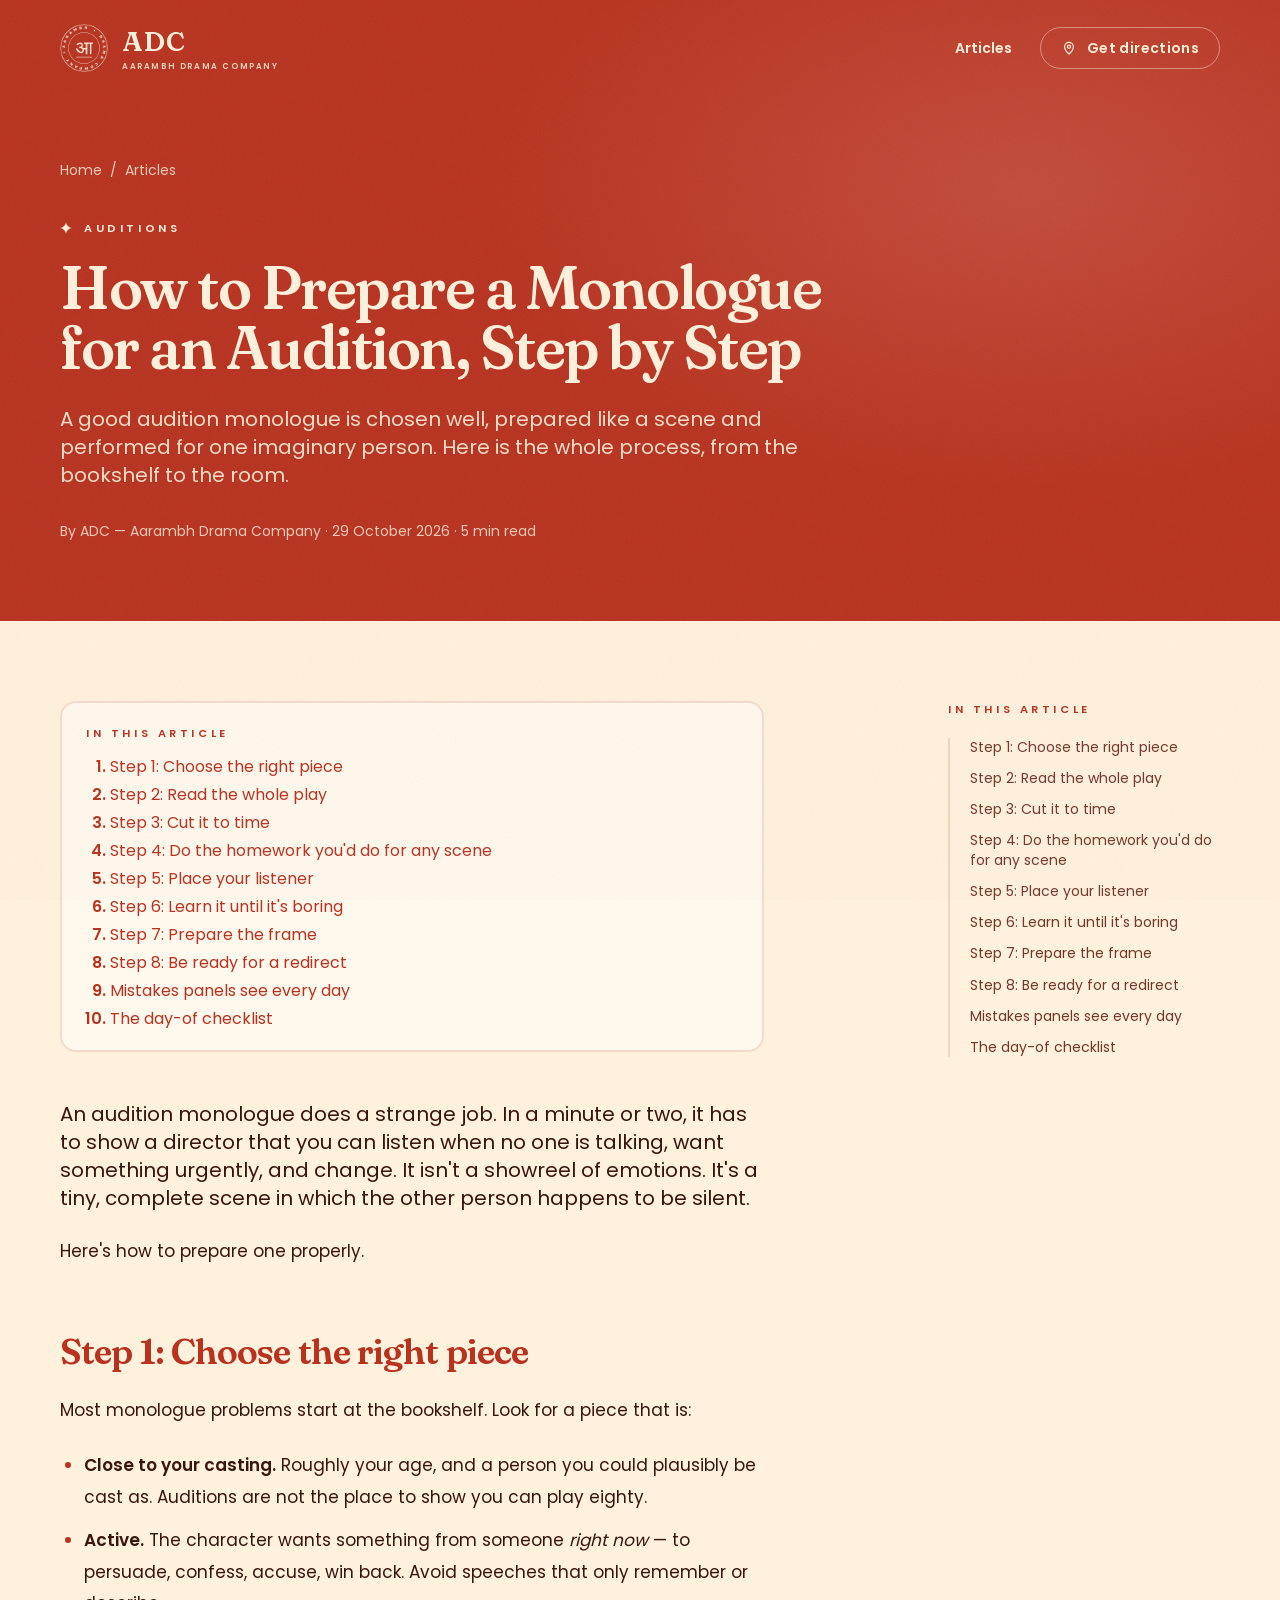
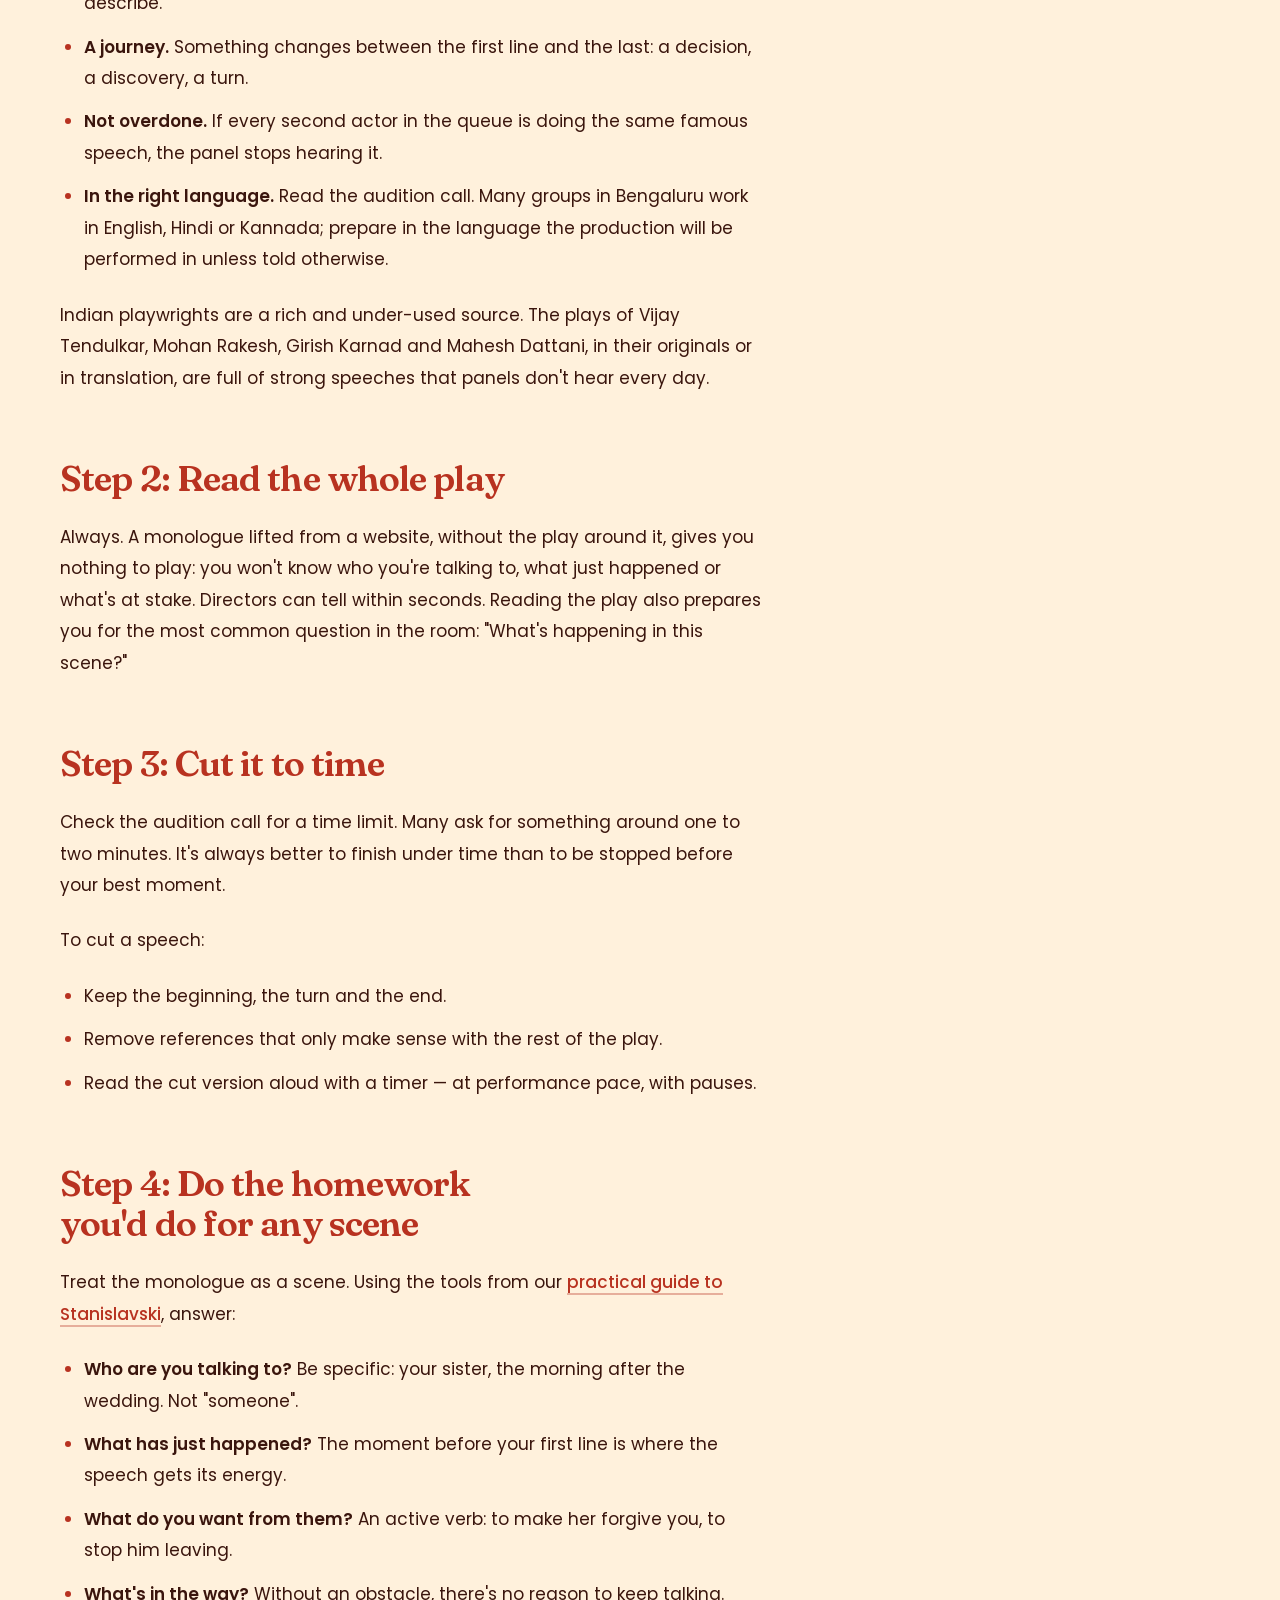
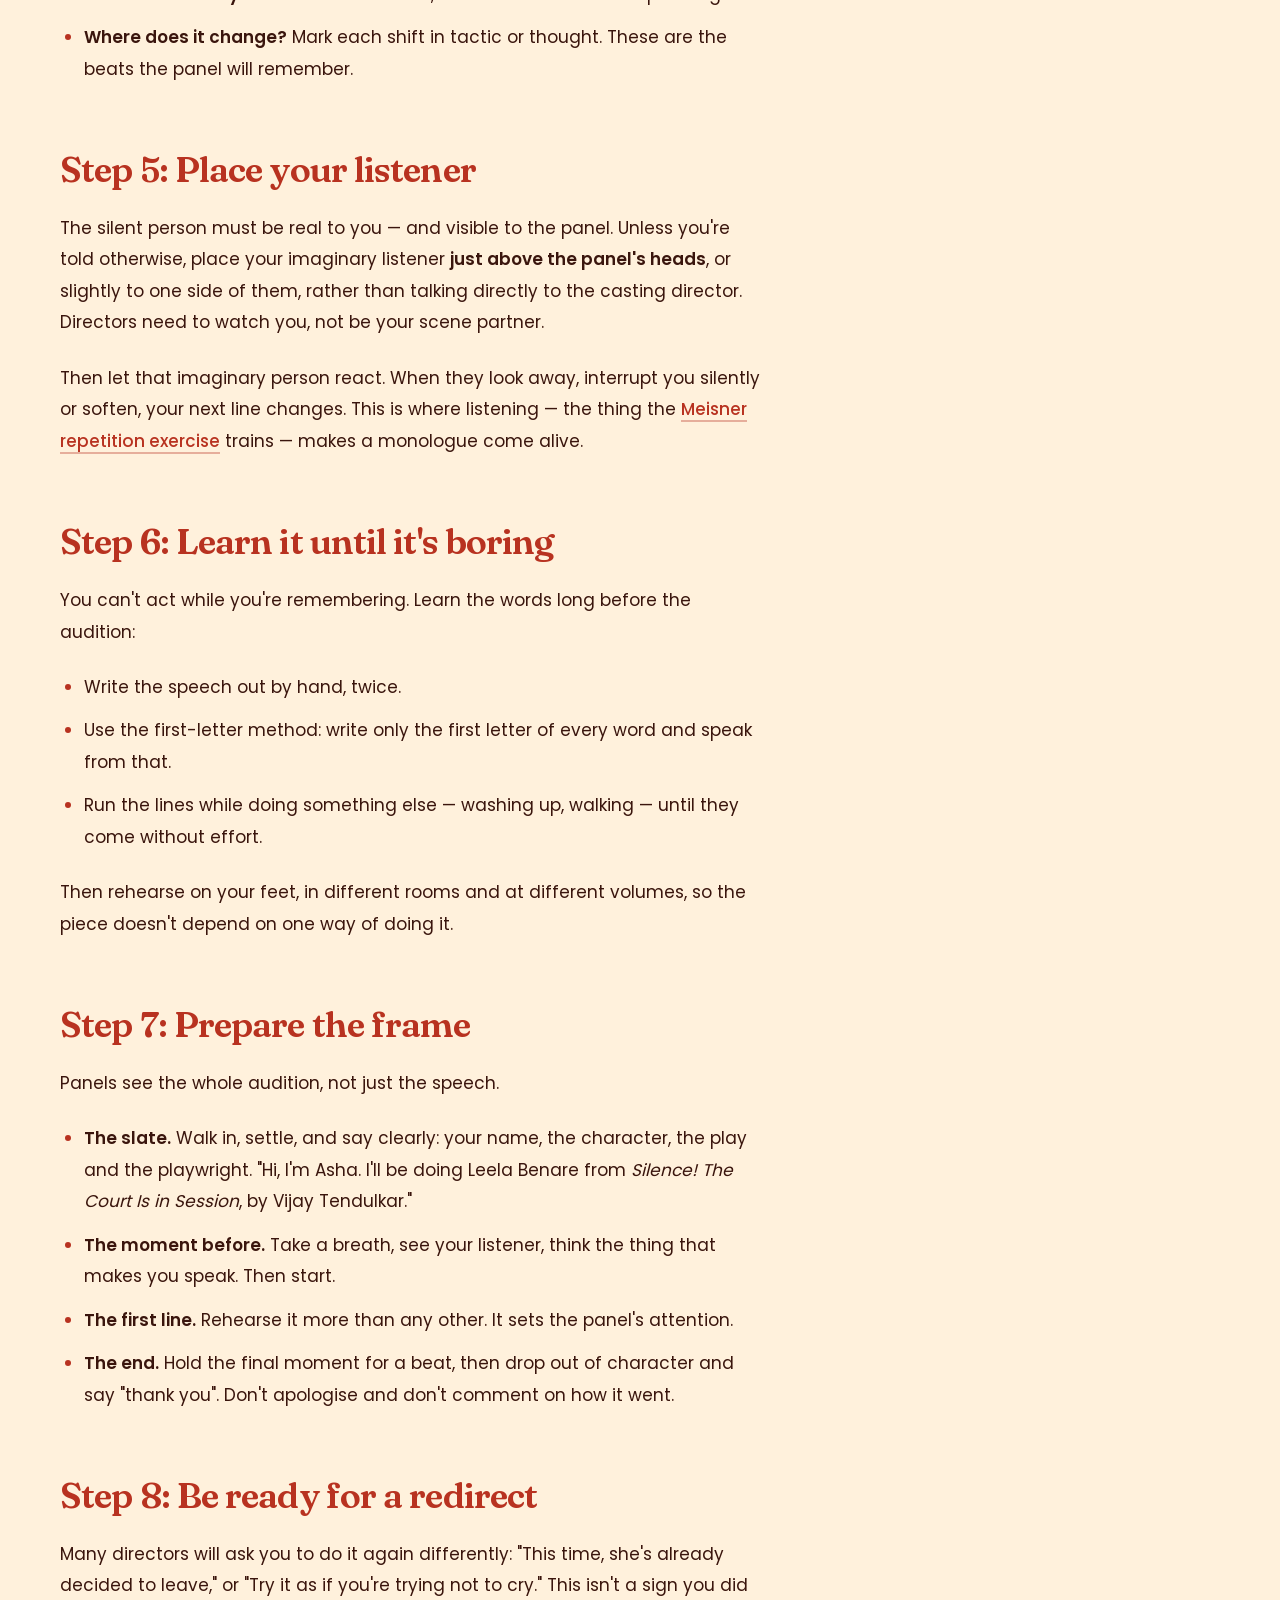
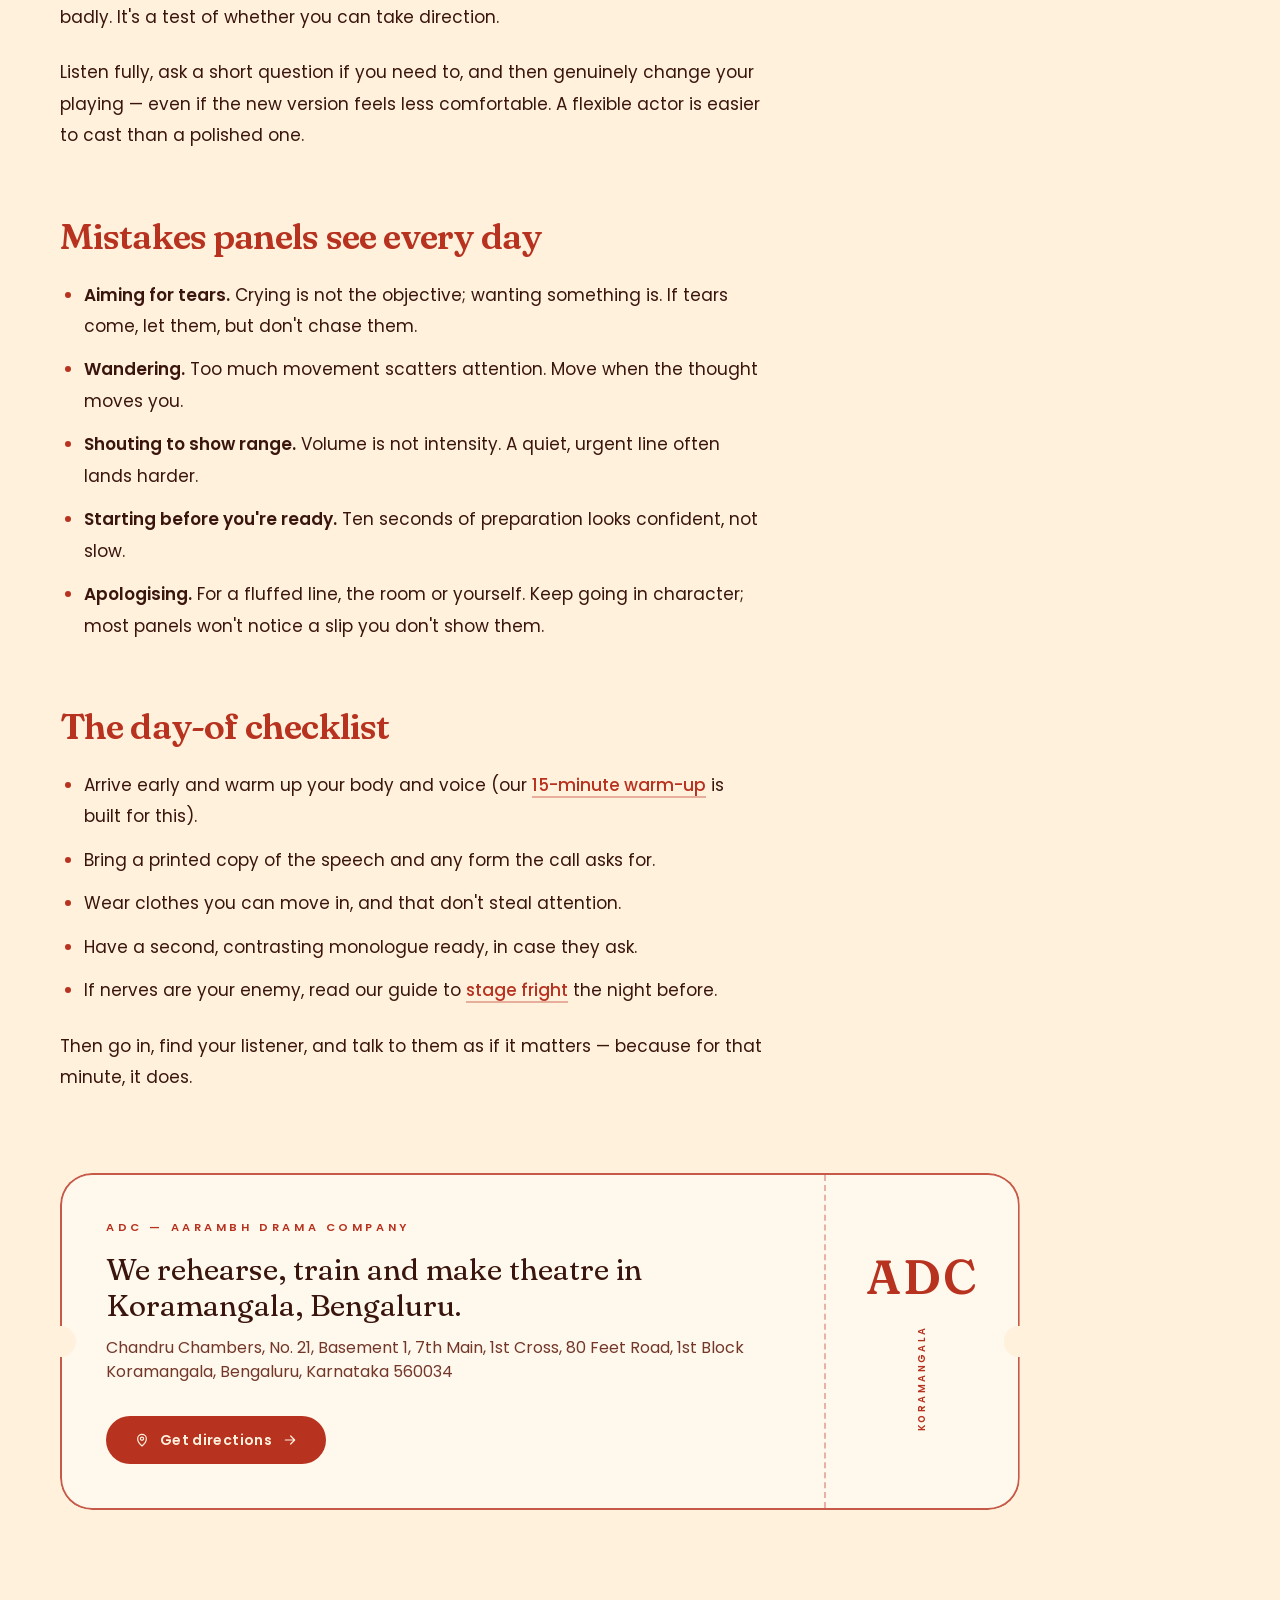
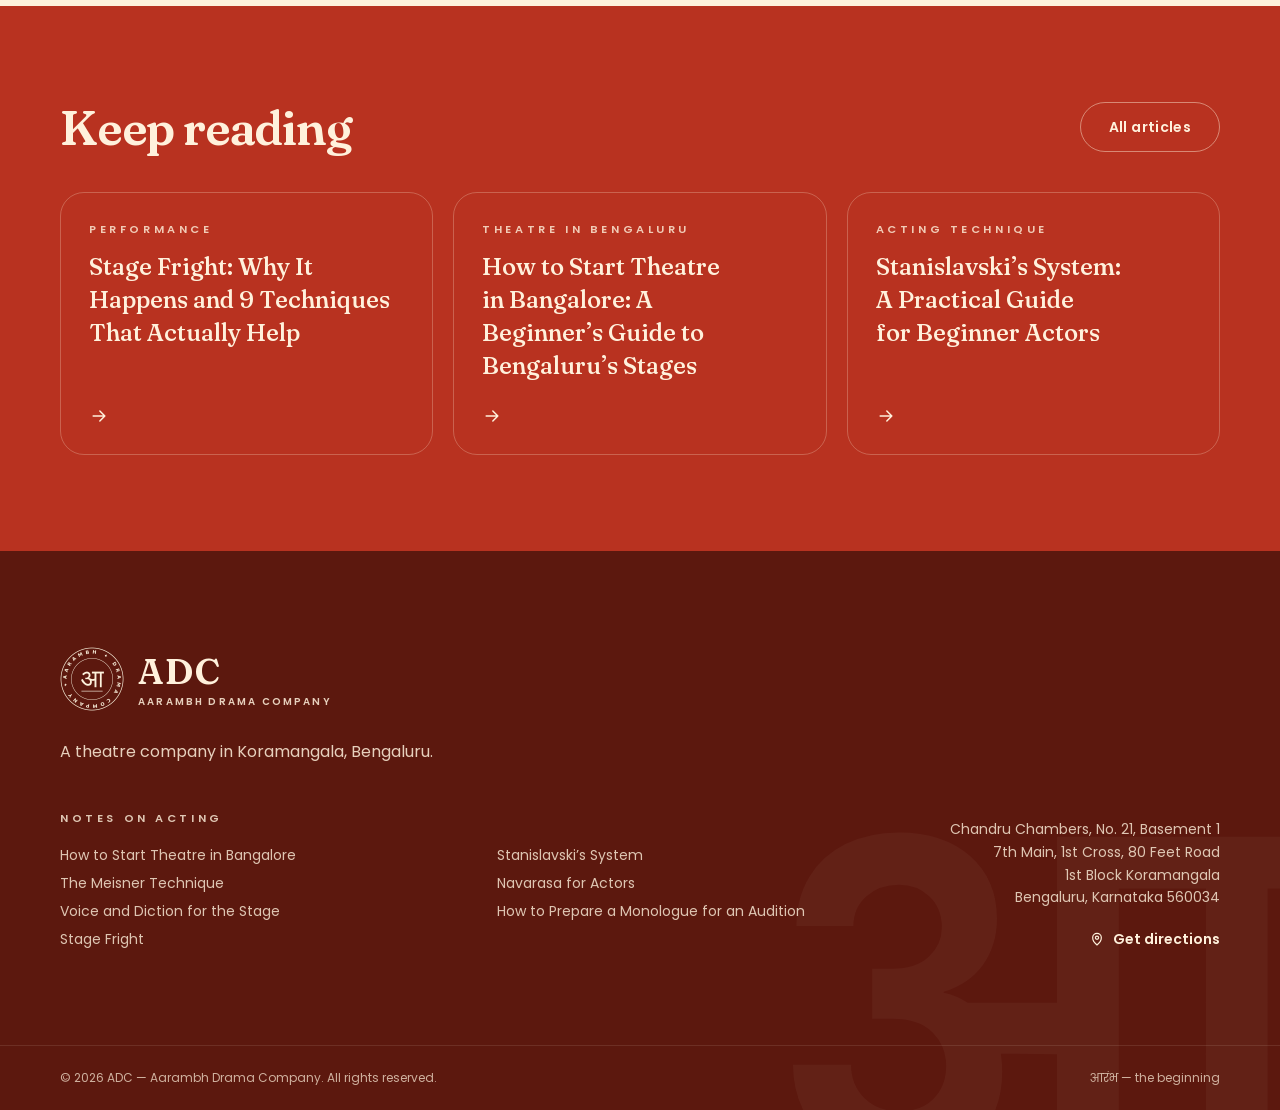
<file: articles/how-to-prepare-a-monologue-for-audition/index.html>
<!DOCTYPE html><html lang="en-IN" class="__variable_3ef085 __variable_618a02 __variable_d4c8d4"><head><meta charSet="utf-8"/><meta name="viewport" content="width=device-width, initial-scale=1"/><link rel="preload" as="image" href="/icons/seal-small-a58a28ab.webp"/><link rel="stylesheet" href="/_next/static/css/043c0b8f31f2d4df.css" data-precedence="next"/><link rel="preload" as="script" fetchPriority="low" href="/_next/static/chunks/webpack-a25bd75c807cb6f1.js"/><script src="/_next/static/chunks/5b8f0dd8-8df0f8787c39d86d.js" async=""></script><script src="/_next/static/chunks/749-2449f47266f1c728.js" async=""></script><script src="/_next/static/chunks/main-app-c1b3ed4e00259830.js" async=""></script><script src="/_next/static/chunks/411-0c74b40d2d4493ef.js" async=""></script><script src="/_next/static/chunks/app/articles/%5Bslug%5D/page-1b70c1af91ab5791.js" async=""></script><script src="/_next/static/chunks/app/layout-a1c670f8d9400816.js" async=""></script><meta name="theme-color" content="#b83220"/><meta name="color-scheme" content="light"/><title>How to Prepare a Monologue for an Audition, Step by Step | ADC — Aarambh Drama Company</title><meta name="description" content="How to choose, cut, rehearse and perform an audition monologue — from picking the right piece to the slate, the first line and taking a redirect."/><meta name="application-name" content="ADC"/><meta name="keywords" content="audition monologue,how to prepare a monologue,monologue for audition,theatre audition tips,Hindi monologue for audition,acting audition Bengaluru"/><link rel="canonical" href="https://aarambhdrama.com/articles/how-to-prepare-a-monologue-for-audition/"/><meta name="format-detection" content="telephone=no"/><meta property="og:title" content="How to Prepare a Monologue for an Audition, Step by Step"/><meta property="og:description" content="How to choose, cut, rehearse and perform an audition monologue — from picking the right piece to the slate, the first line and taking a redirect."/><meta property="og:url" content="https://aarambhdrama.com/articles/how-to-prepare-a-monologue-for-audition/"/><meta property="og:type" content="article"/><meta property="article:published_time" content="2026-10-29"/><meta property="article:modified_time" content="2026-10-29"/><meta property="article:author" content="ADC — Aarambh Drama Company"/><meta name="twitter:card" content="summary_large_image"/><meta name="twitter:title" content="How to Prepare a Monologue for an Audition, Step by Step"/><meta name="twitter:description" content="How to choose, cut, rehearse and perform an audition monologue — from picking the right piece to the slate, the first line and taking a redirect."/><link rel="icon" href="/icons/favicon-a997895d.ico" sizes="16x16 32x32 48x48"/><link rel="icon" href="/icons/favicon-32-89562ff1.png" sizes="32x32" type="image/png"/><link rel="icon" href="/icons/icon-192-d50f42f9.png" sizes="192x192" type="image/png"/><link rel="apple-touch-icon" href="/icons/apple-touch-icon-299f4fe9.png" sizes="180x180"/><script src="/_next/static/chunks/polyfills-42372ed130431b0a.js" noModule=""></script></head><body class="grain min-h-screen"><a href="#main" class="sr-only z-[80] rounded-full bg-paper px-5 py-3 text-sm font-semibold text-sindoor focus:not-sr-only focus:fixed focus:left-4 focus:top-4">Skip to content</a><header class="fixed inset-x-0 top-0 z-40 text-paper transition-[background-color,box-shadow,backdrop-filter] duration-500 "><div class="shell flex h-[4.5rem] items-center justify-between gap-4 lg:h-24"><a class="-ml-1 rounded-lg p-1" aria-label="ADC — Aarambh Drama Company — home" href="/"><span class="flex items-center gap-3.5"><img src="/icons/seal-small-a58a28ab.webp" alt="" width="256" height="256" class="h-11 w-11 lg:h-12 lg:w-12"/><span class="flex flex-col leading-none"><span class="font-display font-semibold tracking-[0.04em] text-2xl lg:text-[1.7rem]">ADC</span><span class="label mt-1.5 text-paper/85 text-[0.5rem] tracking-[0.2em]">Aarambh Drama Company</span></span></span></a><div class="flex items-center gap-3 sm:gap-7"><a class="text-sm font-semibold underline-offset-[6px] hover:underline" href="/articles/">Articles</a><a href="https://www.google.com/maps/search/?api=1&amp;query=Chandru%20Chambers%2C%20No.%2021%2C%20Basement%201%2C%207th%20Main%2C%201st%20Cross%2C%2080%20Feet%20Road%2C%201st%20Block%20Koramangala%2C%20Bengaluru%2C%20Karnataka%20560034" target="_blank" rel="noopener noreferrer" aria-label="Get directions" class="btn-line !px-3 !py-2.5 max-[400px]:hidden sm:!px-5"><svg viewBox="0 0 24 24" class="h-4 w-4" fill="none" stroke="currentColor" stroke-width="1.8" stroke-linecap="round" stroke-linejoin="round" aria-hidden="true"><path d="M12 21s-6.5-5.6-6.5-11a6.5 6.5 0 0 1 13 0C18.5 15.4 12 21 12 21Z M12 12.4a2.4 2.4 0 1 0 0-4.8 2.4 2.4 0 0 0 0 4.8Z"></path></svg><span class="hidden sm:inline">Get directions</span></a></div></div></header><main id="main"><section class="relative isolate overflow-hidden pt-32 sm:pt-40"><div aria-hidden="true" class="absolute inset-0 -z-10 bg-[radial-gradient(60%_70%_at_80%_30%,rgba(255,236,214,0.14),transparent_70%)]"></div><div class="shell pb-14 sm:pb-20"><nav aria-label="Breadcrumb" class="text-sm text-paper/80"><a class="underline-offset-4 hover:underline" href="/">Home</a><span aria-hidden="true" class="mx-2">/</span><a class="underline-offset-4 hover:underline" href="/articles/">Articles</a></nav><p class="label mt-10 flex items-center gap-3"><svg viewBox="0 0 24 24" class="h-3 w-3 shrink-0" fill="currentColor" aria-hidden="true"><path d="M12 0c.6 6.3 5.7 11.4 12 12-6.3.6-11.4 5.7-12 12-.6-6.3-5.7-11.4-12-12C6.3 11.4 11.4 6.3 12 0Z"></path></svg>Auditions</p><h1 class="mt-5 max-w-4xl font-display text-4xl font-semibold leading-[1.05] tracking-tight text-balance sm:text-6xl">How to Prepare a Monologue for an Audition, Step by Step</h1><p class="mt-7 max-w-3xl text-lg leading-relaxed text-paper/90 text-pretty sm:text-xl">A good audition monologue is chosen well, prepared like a scene and performed for one imaginary person. Here is the whole process, from the bookshelf to the room.</p><p class="mt-8 text-sm text-paper/80">By <!-- -->ADC — Aarambh Drama Company<!-- --> · <time dateTime="2026-10-29">29 October 2026</time> · <!-- -->5<!-- --> min read</p></div></section><section class="bg-paper text-ink"><div class="shell grid gap-12 py-14 sm:py-20 lg:grid-cols-[minmax(0,1fr)_17rem] lg:gap-16"><article class="prose-adc min-w-0 max-w-[44rem]"><nav aria-label="In this article" class="contents-box lg:hidden"><p class="label text-sindoor">In this article</p><ol><li><a href="#step-1-choose-the-right-piece">Step 1: Choose the right piece</a></li><li><a href="#step-2-read-the-whole-play">Step 2: Read the whole play</a></li><li><a href="#step-3-cut-it-to-time">Step 3: Cut it to time</a></li><li><a href="#step-4-do-the-homework-you-d-do-for-any-scene">Step 4: Do the homework you&#x27;d do for any scene</a></li><li><a href="#step-5-place-your-listener">Step 5: Place your listener</a></li><li><a href="#step-6-learn-it-until-it-s-boring">Step 6: Learn it until it&#x27;s boring</a></li><li><a href="#step-7-prepare-the-frame">Step 7: Prepare the frame</a></li><li><a href="#step-8-be-ready-for-a-redirect">Step 8: Be ready for a redirect</a></li><li><a href="#mistakes-panels-see-every-day">Mistakes panels see every day</a></li><li><a href="#the-day-of-checklist">The day-of checklist</a></li></ol></nav><p>An audition monologue does a strange job. In a minute or two, it has to show a director that you can listen when no one is talking, want something urgently, and change. It isn&#x27;t a showreel of emotions. It&#x27;s a tiny, complete scene in which the other person happens to be silent.</p><p>Here&#x27;s how to prepare one properly.</p><h2 id="step-1-choose-the-right-piece">Step 1: Choose the right piece</h2><p>Most monologue problems start at the bookshelf. Look for a piece that is:</p><ul><li><strong>Close to your casting.</strong> Roughly your age, and a person you could plausibly be cast as. Auditions are not the place to show you can play eighty.</li><li><strong>Active.</strong> The character wants something from someone <em>right now</em> — to persuade, confess, accuse, win back. Avoid speeches that only remember or describe.</li><li><strong>A journey.</strong> Something changes between the first line and the last: a decision, a discovery, a turn.</li><li><strong>Not overdone.</strong> If every second actor in the queue is doing the same famous speech, the panel stops hearing it.</li><li><strong>In the right language.</strong> Read the audition call. Many groups in Bengaluru work in English, Hindi or Kannada; prepare in the language the production will be performed in unless told otherwise.</li></ul><p>Indian playwrights are a rich and under-used source. The plays of Vijay Tendulkar, Mohan Rakesh, Girish Karnad and Mahesh Dattani, in their originals or in translation, are full of strong speeches that panels don&#x27;t hear every day.</p><h2 id="step-2-read-the-whole-play">Step 2: Read the whole play</h2><p>Always. A monologue lifted from a website, without the play around it, gives you nothing to play: you won&#x27;t know who you&#x27;re talking to, what just happened or what&#x27;s at stake. Directors can tell within seconds. Reading the play also prepares you for the most common question in the room: &quot;What&#x27;s happening in this scene?&quot;</p><h2 id="step-3-cut-it-to-time">Step 3: Cut it to time</h2><p>Check the audition call for a time limit. Many ask for something around one to two minutes. It&#x27;s always better to finish under time than to be stopped before your best moment.</p><p>To cut a speech:</p><ul><li>Keep the beginning, the turn and the end.</li><li>Remove references that only make sense with the rest of the play.</li><li>Read the cut version aloud with a timer — at performance pace, with pauses.</li></ul><h2 id="step-4-do-the-homework-you-d-do-for-any-scene">Step 4: Do the homework you&#x27;d do for any scene</h2><p>Treat the monologue as a scene. Using the tools from our <a href="/articles/stanislavski-system-guide/">practical guide to Stanislavski</a>, answer:</p><ul><li><strong>Who are you talking to?</strong> Be specific: your sister, the morning after the wedding. Not &quot;someone&quot;.</li><li><strong>What has just happened?</strong> The moment before your first line is where the speech gets its energy.</li><li><strong>What do you want from them?</strong> An active verb: to make her forgive you, to stop him leaving.</li><li><strong>What&#x27;s in the way?</strong> Without an obstacle, there&#x27;s no reason to keep talking.</li><li><strong>Where does it change?</strong> Mark each shift in tactic or thought. These are the beats the panel will remember.</li></ul><h2 id="step-5-place-your-listener">Step 5: Place your listener</h2><p>The silent person must be real to you — and visible to the panel. Unless you&#x27;re told otherwise, place your imaginary listener <strong>just above the panel&#x27;s heads</strong>, or slightly to one side of them, rather than talking directly to the casting director. Directors need to watch you, not be your scene partner.</p><p>Then let that imaginary person react. When they look away, interrupt you silently or soften, your next line changes. This is where listening — the thing the <a href="/articles/meisner-technique-repetition-exercise/">Meisner repetition exercise</a> trains — makes a monologue come alive.</p><h2 id="step-6-learn-it-until-it-s-boring">Step 6: Learn it until it&#x27;s boring</h2><p>You can&#x27;t act while you&#x27;re remembering. Learn the words long before the audition:</p><ul><li>Write the speech out by hand, twice.</li><li>Use the first-letter method: write only the first letter of every word and speak from that.</li><li>Run the lines while doing something else — washing up, walking — until they come without effort.</li></ul><p>Then rehearse on your feet, in different rooms and at different volumes, so the piece doesn&#x27;t depend on one way of doing it.</p><h2 id="step-7-prepare-the-frame">Step 7: Prepare the frame</h2><p>Panels see the whole audition, not just the speech.</p><ul><li><strong>The slate.</strong> Walk in, settle, and say clearly: your name, the character, the play and the playwright. &quot;Hi, I&#x27;m Asha. I&#x27;ll be doing Leela Benare from <em>Silence! The Court Is in Session</em>, by Vijay Tendulkar.&quot;</li><li><strong>The moment before.</strong> Take a breath, see your listener, think the thing that makes you speak. Then start.</li><li><strong>The first line.</strong> Rehearse it more than any other. It sets the panel&#x27;s attention.</li><li><strong>The end.</strong> Hold the final moment for a beat, then drop out of character and say &quot;thank you&quot;. Don&#x27;t apologise and don&#x27;t comment on how it went.</li></ul><h2 id="step-8-be-ready-for-a-redirect">Step 8: Be ready for a redirect</h2><p>Many directors will ask you to do it again differently: &quot;This time, she&#x27;s already decided to leave,&quot; or &quot;Try it as if you&#x27;re trying not to cry.&quot; This isn&#x27;t a sign you did badly. It&#x27;s a test of whether you can take direction.</p><p>Listen fully, ask a short question if you need to, and then genuinely change your playing — even if the new version feels less comfortable. A flexible actor is easier to cast than a polished one.</p><h2 id="mistakes-panels-see-every-day">Mistakes panels see every day</h2><ul><li><strong>Aiming for tears.</strong> Crying is not the objective; wanting something is. If tears come, let them, but don&#x27;t chase them.</li><li><strong>Wandering.</strong> Too much movement scatters attention. Move when the thought moves you.</li><li><strong>Shouting to show range.</strong> Volume is not intensity. A quiet, urgent line often lands harder.</li><li><strong>Starting before you&#x27;re ready.</strong> Ten seconds of preparation looks confident, not slow.</li><li><strong>Apologising.</strong> For a fluffed line, the room or yourself. Keep going in character; most panels won&#x27;t notice a slip you don&#x27;t show them.</li></ul><h2 id="the-day-of-checklist">The day-of checklist</h2><ul><li>Arrive early and warm up your body and voice (our <a href="/articles/voice-diction-warm-up-for-stage/">15-minute warm-up</a> is built for this).</li><li>Bring a printed copy of the speech and any form the call asks for.</li><li>Wear clothes you can move in, and that don&#x27;t steal attention.</li><li>Have a second, contrasting monologue ready, in case they ask.</li><li>If nerves are your enemy, read our guide to <a href="/articles/stage-fright-techniques-for-actors/">stage fright</a> the night before.</li></ul><p>Then go in, find your listener, and talk to them as if it matters — because for that minute, it does.</p></article><aside class="hidden lg:block"><div class="sticky top-32"><nav aria-label="In this article"><p class="label text-sindoor">In this article</p><ol class="mt-5 space-y-3 border-l-2 border-sindoor/15 pl-5 text-sm leading-snug text-ink-soft"><li><a href="#step-1-choose-the-right-piece" class="hover:text-sindoor">Step 1: Choose the right piece</a></li><li><a href="#step-2-read-the-whole-play" class="hover:text-sindoor">Step 2: Read the whole play</a></li><li><a href="#step-3-cut-it-to-time" class="hover:text-sindoor">Step 3: Cut it to time</a></li><li><a href="#step-4-do-the-homework-you-d-do-for-any-scene" class="hover:text-sindoor">Step 4: Do the homework you&#x27;d do for any scene</a></li><li><a href="#step-5-place-your-listener" class="hover:text-sindoor">Step 5: Place your listener</a></li><li><a href="#step-6-learn-it-until-it-s-boring" class="hover:text-sindoor">Step 6: Learn it until it&#x27;s boring</a></li><li><a href="#step-7-prepare-the-frame" class="hover:text-sindoor">Step 7: Prepare the frame</a></li><li><a href="#step-8-be-ready-for-a-redirect" class="hover:text-sindoor">Step 8: Be ready for a redirect</a></li><li><a href="#mistakes-panels-see-every-day" class="hover:text-sindoor">Mistakes panels see every day</a></li><li><a href="#the-day-of-checklist" class="hover:text-sindoor">The day-of checklist</a></li></ol></nav></div></aside></div><div class="shell pb-16 sm:pb-24"><div class="ticket grid max-w-[60rem] rounded-[2rem] border-2 border-sindoor/80 bg-paper-card text-sindoor sm:grid-cols-[1fr_auto]"><div class="p-8 sm:p-11"><p class="label">ADC — Aarambh Drama Company</p><p class="mt-4 font-display text-2xl leading-snug text-ink sm:text-3xl">We rehearse, train and make theatre in Koramangala, Bengaluru.</p><p class="mt-3 text-ink-soft">Chandru Chambers, No. 21, Basement 1, 7th Main, 1st Cross, 80 Feet Road, 1st Block Koramangala, Bengaluru, Karnataka 560034</p><a href="https://www.google.com/maps/search/?api=1&amp;query=Chandru%20Chambers%2C%20No.%2021%2C%20Basement%201%2C%207th%20Main%2C%201st%20Cross%2C%2080%20Feet%20Road%2C%201st%20Block%20Koramangala%2C%20Bengaluru%2C%20Karnataka%20560034" target="_blank" rel="noopener noreferrer" class="btn-sindoor group mt-8"><svg viewBox="0 0 24 24" class="h-4 w-4" fill="none" stroke="currentColor" stroke-width="1.8" stroke-linecap="round" stroke-linejoin="round" aria-hidden="true"><path d="M12 21s-6.5-5.6-6.5-11a6.5 6.5 0 0 1 13 0C18.5 15.4 12 21 12 21Z M12 12.4a2.4 2.4 0 1 0 0-4.8 2.4 2.4 0 0 0 0 4.8Z"></path></svg>Get directions<svg viewBox="0 0 24 24" class="h-4 w-4 transition-transform group-hover:translate-x-1" fill="none" stroke="currentColor" stroke-width="1.8" stroke-linecap="round" stroke-linejoin="round" aria-hidden="true"><path d="M5 12h14 M13 6l6 6-6 6"></path></svg></a></div><div class="flex items-center justify-between gap-6 border-t-2 border-dashed border-sindoor/35 px-8 py-6 sm:flex-col sm:justify-center sm:border-l-2 sm:border-t-0 sm:px-10 sm:py-11"><span class="font-display text-4xl font-semibold tracking-[0.04em] sm:text-5xl">ADC</span><span class="label text-[0.6rem] tracking-[0.26em] sm:rotate-180 sm:[writing-mode:vertical-rl]">Koramangala</span></div></div></div></section><section class="bg-sindoor"><div class="shell py-16 sm:py-24"><div class="flex flex-wrap items-end justify-between gap-6"><h2 class="font-display text-4xl font-semibold tracking-tight sm:text-5xl">Keep reading</h2><a class="btn-line" href="/articles/">All articles</a></div><ul class="mt-10 grid gap-5 md:grid-cols-3"><li><a class="group flex h-full flex-col rounded-[1.5rem] border border-paper/25 p-7 transition hover:border-paper hover:bg-paper/[0.06]" href="/articles/stage-fright-techniques-for-actors/"><p class="label text-paper/80">Performance</p><p class="mt-3 font-display text-2xl font-medium leading-snug text-balance">Stage Fright: Why It Happens and 9 Techniques That Actually Help</p><span class="mt-auto pt-6"><svg viewBox="0 0 24 24" class="h-5 w-5 transition-transform group-hover:translate-x-1" fill="none" stroke="currentColor" stroke-width="1.8" stroke-linecap="round" stroke-linejoin="round" aria-hidden="true"><path d="M5 12h14 M13 6l6 6-6 6"></path></svg></span></a></li><li><a class="group flex h-full flex-col rounded-[1.5rem] border border-paper/25 p-7 transition hover:border-paper hover:bg-paper/[0.06]" href="/articles/start-theatre-in-bangalore-beginners-guide/"><p class="label text-paper/80">Theatre in Bengaluru</p><p class="mt-3 font-display text-2xl font-medium leading-snug text-balance">How to Start Theatre in Bangalore: A Beginner’s Guide to Bengaluru’s Stages</p><span class="mt-auto pt-6"><svg viewBox="0 0 24 24" class="h-5 w-5 transition-transform group-hover:translate-x-1" fill="none" stroke="currentColor" stroke-width="1.8" stroke-linecap="round" stroke-linejoin="round" aria-hidden="true"><path d="M5 12h14 M13 6l6 6-6 6"></path></svg></span></a></li><li><a class="group flex h-full flex-col rounded-[1.5rem] border border-paper/25 p-7 transition hover:border-paper hover:bg-paper/[0.06]" href="/articles/stanislavski-system-guide/"><p class="label text-paper/80">Acting technique</p><p class="mt-3 font-display text-2xl font-medium leading-snug text-balance">Stanislavski’s System: A Practical Guide for Beginner Actors</p><span class="mt-auto pt-6"><svg viewBox="0 0 24 24" class="h-5 w-5 transition-transform group-hover:translate-x-1" fill="none" stroke="currentColor" stroke-width="1.8" stroke-linecap="round" stroke-linejoin="round" aria-hidden="true"><path d="M5 12h14 M13 6l6 6-6 6"></path></svg></span></a></li></ul></div></section><script type="application/ld+json">{"@context":"https://schema.org","@graph":[{"@type":"Article","@id":"https://aarambhdrama.com/articles/how-to-prepare-a-monologue-for-audition/#article","headline":"How to Prepare a Monologue for an Audition, Step by Step","description":"How to choose, cut, rehearse and perform an audition monologue — from picking the right piece to the slate, the first line and taking a redirect.","image":"https://aarambhdrama.com/icons/og-814fcd40.png","datePublished":"2026-10-29","dateModified":"2026-10-29","inLanguage":"en-IN","keywords":"audition monologue, how to prepare a monologue, monologue for audition, theatre audition tips, Hindi monologue for audition, acting audition Bengaluru","mainEntityOfPage":"https://aarambhdrama.com/articles/how-to-prepare-a-monologue-for-audition/","author":{"@type":"Organization","@id":"https://aarambhdrama.com/#company","name":"Aarambh Drama Company","url":"https://aarambhdrama.com/"},"publisher":{"@id":"https://aarambhdrama.com/#company"},"isPartOf":{"@id":"https://aarambhdrama.com/#website"}},{"@type":"BreadcrumbList","itemListElement":[{"@type":"ListItem","position":1,"name":"Home","item":"https://aarambhdrama.com/"},{"@type":"ListItem","position":2,"name":"Articles","item":"https://aarambhdrama.com/articles/"},{"@type":"ListItem","position":3,"name":"How to Prepare a Monologue for an Audition, Step by Step","item":"https://aarambhdrama.com/articles/how-to-prepare-a-monologue-for-audition/"}]}]}</script></main><footer class="relative isolate overflow-hidden bg-sindoor-dark text-paper"><p aria-hidden="true" lang="hi" class="pointer-events-none absolute -bottom-[0.32em] right-[-0.06em] -z-10 select-none font-sans text-[22rem] font-semibold leading-none text-paper/[0.04] sm:text-[30rem]">आ</p><div class="shell grid gap-12 py-20 sm:py-24 lg:grid-cols-[1fr_auto] lg:items-end"><div><span class="flex items-center gap-3.5"><img src="/icons/seal-small-a58a28ab.webp" alt="" width="256" height="256" class="h-16 w-16"/><span class="flex flex-col leading-none"><span class="font-display font-semibold tracking-[0.04em] text-4xl">ADC</span><span class="label mt-1.5 text-paper/85 text-[0.62rem] tracking-[0.22em]">Aarambh Drama Company</span></span></span><p class="mt-7 max-w-sm leading-relaxed text-paper/85">A theatre company in Koramangala, Bengaluru.</p><nav aria-label="Articles" class="mt-10"><a class="label text-paper/80 hover:text-paper" href="/articles/">Notes on acting</a><ul class="mt-4 grid gap-x-8 gap-y-2 text-sm text-paper/80 sm:grid-cols-2"><li><a class="underline-offset-4 hover:text-paper hover:underline" href="/articles/start-theatre-in-bangalore-beginners-guide/">How to Start Theatre in Bangalore</a></li><li><a class="underline-offset-4 hover:text-paper hover:underline" href="/articles/stanislavski-system-guide/">Stanislavski’s System</a></li><li><a class="underline-offset-4 hover:text-paper hover:underline" href="/articles/meisner-technique-repetition-exercise/">The Meisner Technique</a></li><li><a class="underline-offset-4 hover:text-paper hover:underline" href="/articles/navarasa-nine-emotions-for-actors/">Navarasa for Actors</a></li><li><a class="underline-offset-4 hover:text-paper hover:underline" href="/articles/voice-diction-warm-up-for-stage/">Voice and Diction for the Stage</a></li><li><a class="underline-offset-4 hover:text-paper hover:underline" href="/articles/how-to-prepare-a-monologue-for-audition/">How to Prepare a Monologue for an Audition</a></li><li><a class="underline-offset-4 hover:text-paper hover:underline" href="/articles/stage-fright-techniques-for-actors/">Stage Fright</a></li></ul></nav></div><div class="flex flex-col gap-5 lg:items-end"><address class="text-sm not-italic leading-relaxed text-paper/80 lg:text-right"><span class="block">Chandru Chambers, No. 21, Basement 1</span><span class="block">7th Main, 1st Cross, 80 Feet Road</span><span class="block">1st Block Koramangala</span><span class="block">Bengaluru, Karnataka 560034</span></address><a href="https://www.google.com/maps/search/?api=1&amp;query=Chandru%20Chambers%2C%20No.%2021%2C%20Basement%201%2C%207th%20Main%2C%201st%20Cross%2C%2080%20Feet%20Road%2C%201st%20Block%20Koramangala%2C%20Bengaluru%2C%20Karnataka%20560034" target="_blank" rel="noopener noreferrer" class="inline-flex items-center gap-2 text-sm font-semibold underline-offset-4 hover:underline"><svg viewBox="0 0 24 24" class="h-4 w-4" fill="none" stroke="currentColor" stroke-width="1.8" stroke-linecap="round" stroke-linejoin="round" aria-hidden="true"><path d="M12 21s-6.5-5.6-6.5-11a6.5 6.5 0 0 1 13 0C18.5 15.4 12 21 12 21Z M12 12.4a2.4 2.4 0 1 0 0-4.8 2.4 2.4 0 0 0 0 4.8Z"></path></svg>Get directions</a></div></div><div class="border-t border-paper/10"><div class="shell flex flex-col gap-2 py-6 text-xs text-paper/70 sm:flex-row sm:items-center sm:justify-between"><p>© <!-- -->2026<!-- --> <!-- -->ADC — Aarambh Drama Company<!-- -->. All rights reserved.</p><p><span lang="hi">आरंभ</span> — the beginning</p></div></div></footer><script type="application/ld+json">{"@context":"https://schema.org","@type":"TheaterGroup","@id":"https://aarambhdrama.com/#company","name":"Aarambh Drama Company","alternateName":"ADC","url":"https://aarambhdrama.com/","logo":"https://aarambhdrama.com/icons/logo-512-22fb78ce.png","image":"https://aarambhdrama.com/icons/og-814fcd40.png","description":"ADC (Aarambh Drama Company) is a theatre company in Koramangala, Bengaluru — rehearsing, training and making theatre.","address":{"@type":"PostalAddress","streetAddress":"Chandru Chambers, No. 21, Basement 1, 7th Main, 1st Cross, 80 Feet Road, 1st Block Koramangala","addressLocality":"Bengaluru","addressRegion":"Karnataka","postalCode":"560034","addressCountry":"IN"}}</script><script type="application/ld+json">{"@context":"https://schema.org","@type":"WebSite","@id":"https://aarambhdrama.com/#website","name":"ADC","alternateName":["Aarambh Drama Company","ADC — Aarambh Drama Company"],"url":"https://aarambhdrama.com/","inLanguage":"en-IN","publisher":{"@id":"https://aarambhdrama.com/#company"}}</script><script src="/_next/static/chunks/webpack-a25bd75c807cb6f1.js" async=""></script><script>(self.__next_f=self.__next_f||[]).push([0]);self.__next_f.push([2,null])</script><script>self.__next_f.push([1,"1:HL[\"/_next/static/css/043c0b8f31f2d4df.css\",\"style\"]\n"])</script><script>self.__next_f.push([1,"2:I[6608,[],\"\"]\n4:I[5411,[\"411\",\"static/chunks/411-0c74b40d2d4493ef.js\",\"83\",\"static/chunks/app/articles/%5Bslug%5D/page-1b70c1af91ab5791.js\"],\"\"]\n6:I[2728,[],\"\"]\n8:I[9836,[],\"\"]\n9:I[9916,[\"411\",\"static/chunks/411-0c74b40d2d4493ef.js\",\"185\",\"static/chunks/app/layout-a1c670f8d9400816.js\"],\"Header\"]\nb:I[8907,[],\"\"]\n5:T5a6,{\"@context\":\"https://schema.org\",\"@graph\":[{\"@type\":\"Article\",\"@id\":\"https://aarambhdrama.com/articles/how-to-prepare-a-monologue-for-audition/#article\",\"headline\":\"How to Prepare a Monologue for an Audition, Step by Step\",\"description\":\"How to choose, cut, rehearse and perform an audition monologue — from picking the right piece to the slate, the first line and taking a redirect.\",\"image\":\"https://aarambhdrama.com/icons/og-814fcd40.png\",\"datePublished\":\"2026-10-29\",\"dateModified\":\"2026-10-29\",\"inLanguage\":\"en-IN\",\"keywords\":\"audition monologue, how to prepare a monologue, monologue for audition, theatre audition tips, Hindi monologue for audition, acting audition Bengaluru\",\"mainEntityOfPage\":\"https://aarambhdrama.com/articles/how-to-prepare-a-monologue-for-audition/\",\"author\":{\"@type\":\"Organization\",\"@id\":\"https://aarambhdrama.com/#company\",\"name\":\"Aarambh Drama Company\",\"url\":\"https://aarambhdrama.com/\"},\"publisher\":{\"@id\":\"https://aarambhdrama.com/#company\"},\"isPartOf\":{\"@id\":\"https://aarambhdrama.com/#website\"}},{\"@type\":\"BreadcrumbList\",\"itemListElement\":[{\"@type\":\"ListItem\",\"position\":1,\"name\":\"Home\",\"item\":\"https://aarambhdrama.com/\"},{\"@type\":\"ListItem\",\"position\":2,\"name\":\"Articles\",\"item\":\"https://aarambhdrama.com/articles/\"},{\"@type\":\"ListItem\",\"position\":3,\"name\":\"How to Prepare a Monologue for an Audition, Step by Step\",\"item\":\"https://aarambhdrama.com/articles/how-to-prepare-a-monologue-for-audition/\"}]}]}7:[\"slug\",\"how-to-prepare-a-monologue-for-audition\",\"d\"]\nc:[]\n"])</script><script>self.__next_f.push([1,"0:[\"$\",\"$L2\",null,{\"buildId\":\"cTDYezdDyj8DPv9pL1llV\",\"assetPrefix\":\"\",\"urlParts\":[\"\",\"articles\",\"how-to-prepare-a-monologue-for-audition\",\"\"],\"initialTree\":[\"\",{\"children\":[\"articles\",{\"children\":[[\"slug\",\"how-to-prepare-a-monologue-for-audition\",\"d\"],{\"children\":[\"__PAGE__?{\\\"slug\\\":\\\"how-to-prepare-a-monologue-for-audition\\\"}\",{}]}]}]},\"$undefined\",\"$undefined\",true],\"initialSeedData\":[\"\",{\"children\":[\"articles\",{\"children\":[[\"slug\",\"how-to-prepare-a-monologue-for-audition\",\"d\"],{\"children\":[\"__PAGE__\",{},[[\"$L3\",[[\"$\",\"section\",null,{\"className\":\"relative isolate overflow-hidden pt-32 sm:pt-40\",\"children\":[[\"$\",\"div\",null,{\"aria-hidden\":true,\"className\":\"absolute inset-0 -z-10 bg-[radial-gradient(60%_70%_at_80%_30%,rgba(255,236,214,0.14),transparent_70%)]\"}],[\"$\",\"div\",null,{\"className\":\"shell pb-14 sm:pb-20\",\"children\":[[\"$\",\"nav\",null,{\"aria-label\":\"Breadcrumb\",\"className\":\"text-sm text-paper/80\",\"children\":[[\"$\",\"$L4\",null,{\"href\":\"/\",\"className\":\"underline-offset-4 hover:underline\",\"children\":\"Home\"}],[\"$\",\"span\",null,{\"aria-hidden\":true,\"className\":\"mx-2\",\"children\":\"/\"}],[\"$\",\"$L4\",null,{\"href\":\"/articles/\",\"className\":\"underline-offset-4 hover:underline\",\"children\":\"Articles\"}]]}],[\"$\",\"p\",null,{\"className\":\"label mt-10 flex items-center gap-3\",\"children\":[[\"$\",\"svg\",null,{\"viewBox\":\"0 0 24 24\",\"className\":\"h-3 w-3 shrink-0\",\"fill\":\"currentColor\",\"aria-hidden\":true,\"children\":[\"$\",\"path\",null,{\"d\":\"M12 0c.6 6.3 5.7 11.4 12 12-6.3.6-11.4 5.7-12 12-.6-6.3-5.7-11.4-12-12C6.3 11.4 11.4 6.3 12 0Z\"}]}],\"Auditions\"]}],[\"$\",\"h1\",null,{\"className\":\"mt-5 max-w-4xl font-display text-4xl font-semibold leading-[1.05] tracking-tight text-balance sm:text-6xl\",\"children\":\"How to Prepare a Monologue for an Audition, Step by Step\"}],[\"$\",\"p\",null,{\"className\":\"mt-7 max-w-3xl text-lg leading-relaxed text-paper/90 text-pretty sm:text-xl\",\"children\":\"A good audition monologue is chosen well, prepared like a scene and performed for one imaginary person. Here is the whole process, from the bookshelf to the room.\"}],[\"$\",\"p\",null,{\"className\":\"mt-8 text-sm text-paper/80\",\"children\":[\"By \",\"ADC — Aarambh Drama Company\",\" · \",[\"$\",\"time\",null,{\"dateTime\":\"2026-10-29\",\"children\":\"29 October 2026\"}],\" · \",5,\" min read\"]}]]}]]}],[\"$\",\"section\",null,{\"className\":\"bg-paper text-ink\",\"children\":[[\"$\",\"div\",null,{\"className\":\"shell grid gap-12 py-14 sm:py-20 lg:grid-cols-[minmax(0,1fr)_17rem] lg:gap-16\",\"children\":[[\"$\",\"article\",null,{\"className\":\"prose-adc min-w-0 max-w-[44rem]\",\"children\":[[\"$\",\"nav\",null,{\"aria-label\":\"In this article\",\"className\":\"contents-box lg:hidden\",\"children\":[[\"$\",\"p\",null,{\"className\":\"label text-sindoor\",\"children\":\"In this article\"}],[\"$\",\"ol\",null,{\"children\":[[\"$\",\"li\",\"step-1-choose-the-right-piece\",{\"children\":[\"$\",\"a\",null,{\"href\":\"#step-1-choose-the-right-piece\",\"children\":\"Step 1: Choose the right piece\"}]}],[\"$\",\"li\",\"step-2-read-the-whole-play\",{\"children\":[\"$\",\"a\",null,{\"href\":\"#step-2-read-the-whole-play\",\"children\":\"Step 2: Read the whole play\"}]}],[\"$\",\"li\",\"step-3-cut-it-to-time\",{\"children\":[\"$\",\"a\",null,{\"href\":\"#step-3-cut-it-to-time\",\"children\":\"Step 3: Cut it to time\"}]}],[\"$\",\"li\",\"step-4-do-the-homework-you-d-do-for-any-scene\",{\"children\":[\"$\",\"a\",null,{\"href\":\"#step-4-do-the-homework-you-d-do-for-any-scene\",\"children\":\"Step 4: Do the homework you'd do for any scene\"}]}],[\"$\",\"li\",\"step-5-place-your-listener\",{\"children\":[\"$\",\"a\",null,{\"href\":\"#step-5-place-your-listener\",\"children\":\"Step 5: Place your listener\"}]}],[\"$\",\"li\",\"step-6-learn-it-until-it-s-boring\",{\"children\":[\"$\",\"a\",null,{\"href\":\"#step-6-learn-it-until-it-s-boring\",\"children\":\"Step 6: Learn it until it's boring\"}]}],[\"$\",\"li\",\"step-7-prepare-the-frame\",{\"children\":[\"$\",\"a\",null,{\"href\":\"#step-7-prepare-the-frame\",\"children\":\"Step 7: Prepare the frame\"}]}],[\"$\",\"li\",\"step-8-be-ready-for-a-redirect\",{\"children\":[\"$\",\"a\",null,{\"href\":\"#step-8-be-ready-for-a-redirect\",\"children\":\"Step 8: Be ready for a redirect\"}]}],[\"$\",\"li\",\"mistakes-panels-see-every-day\",{\"children\":[\"$\",\"a\",null,{\"href\":\"#mistakes-panels-see-every-day\",\"children\":\"Mistakes panels see every day\"}]}],[\"$\",\"li\",\"the-day-of-checklist\",{\"children\":[\"$\",\"a\",null,{\"href\":\"#the-day-of-checklist\",\"children\":\"The day-of checklist\"}]}]]}]]}],[[\"$\",\"p\",\"b0\",{\"children\":[\"An audition monologue does a strange job. In a minute or two, it has to show a director that you can listen when no one is talking, want something urgently, and change. It isn't a showreel of emotions. It's a tiny, complete scene in which the other person happens to be silent.\"]}],[\"$\",\"p\",\"b1\",{\"children\":[\"Here's how to prepare one properly.\"]}],[\"$\",\"h2\",\"b2\",{\"id\":\"step-1-choose-the-right-piece\",\"children\":[\"Step 1: Choose the right piece\"]}],[\"$\",\"p\",\"b3\",{\"children\":[\"Most monologue problems start at the bookshelf. Look for a piece that is:\"]}],[\"$\",\"ul\",\"b4\",{\"children\":[[\"$\",\"li\",\"0\",{\"children\":[\"\",[\"$\",\"strong\",\"b4-0-1\",{\"children\":\"Close to your casting.\"}],\" Roughly your age, and a person you could plausibly be cast as. Auditions are not the place to show you can play eighty.\"]}],[\"$\",\"li\",\"1\",{\"children\":[\"\",[\"$\",\"strong\",\"b4-1-1\",{\"children\":\"Active.\"}],\" The character wants something from someone \",[\"$\",\"em\",\"b4-1-3\",{\"children\":\"right now\"}],\" — to persuade, confess, accuse, win back. Avoid speeches that only remember or describe.\"]}],[\"$\",\"li\",\"2\",{\"children\":[\"\",[\"$\",\"strong\",\"b4-2-1\",{\"children\":\"A journey.\"}],\" Something changes between the first line and the last: a decision, a discovery, a turn.\"]}],[\"$\",\"li\",\"3\",{\"children\":[\"\",[\"$\",\"strong\",\"b4-3-1\",{\"children\":\"Not overdone.\"}],\" If every second actor in the queue is doing the same famous speech, the panel stops hearing it.\"]}],[\"$\",\"li\",\"4\",{\"children\":[\"\",[\"$\",\"strong\",\"b4-4-1\",{\"children\":\"In the right language.\"}],\" Read the audition call. Many groups in Bengaluru work in English, Hindi or Kannada; prepare in the language the production will be performed in unless told otherwise.\"]}]]}],[\"$\",\"p\",\"b5\",{\"children\":[\"Indian playwrights are a rich and under-used source. The plays of Vijay Tendulkar, Mohan Rakesh, Girish Karnad and Mahesh Dattani, in their originals or in translation, are full of strong speeches that panels don't hear every day.\"]}],[\"$\",\"h2\",\"b6\",{\"id\":\"step-2-read-the-whole-play\",\"children\":[\"Step 2: Read the whole play\"]}],[\"$\",\"p\",\"b7\",{\"children\":[\"Always. A monologue lifted from a website, without the play around it, gives you nothing to play: you won't know who you're talking to, what just happened or what's at stake. Directors can tell within seconds. Reading the play also prepares you for the most common question in the room: \\\"What's happening in this scene?\\\"\"]}],[\"$\",\"h2\",\"b8\",{\"id\":\"step-3-cut-it-to-time\",\"children\":[\"Step 3: Cut it to time\"]}],[\"$\",\"p\",\"b9\",{\"children\":[\"Check the audition call for a time limit. Many ask for something around one to two minutes. It's always better to finish under time than to be stopped before your best moment.\"]}],[\"$\",\"p\",\"b10\",{\"children\":[\"To cut a speech:\"]}],[\"$\",\"ul\",\"b11\",{\"children\":[[\"$\",\"li\",\"0\",{\"children\":[\"Keep the beginning, the turn and the end.\"]}],[\"$\",\"li\",\"1\",{\"children\":[\"Remove references that only make sense with the rest of the play.\"]}],[\"$\",\"li\",\"2\",{\"children\":[\"Read the cut version aloud with a timer — at performance pace, with pauses.\"]}]]}],[\"$\",\"h2\",\"b12\",{\"id\":\"step-4-do-the-homework-you-d-do-for-any-scene\",\"children\":[\"Step 4: Do the homework you'd do for any scene\"]}],[\"$\",\"p\",\"b13\",{\"children\":[\"Treat the monologue as a scene. Using the tools from our \",[\"$\",\"$L4\",\"b13-1\",{\"href\":\"/articles/stanislavski-system-guide/\",\"children\":\"practical guide to Stanislavski\"}],\", answer:\"]}],[\"$\",\"ul\",\"b14\",{\"children\":[[\"$\",\"li\",\"0\",{\"children\":[\"\",[\"$\",\"strong\",\"b14-0-1\",{\"children\":\"Who are you talking to?\"}],\" Be specific: your sister, the morning after the wedding. Not \\\"someone\\\".\"]}],[\"$\",\"li\",\"1\",{\"children\":[\"\",[\"$\",\"strong\",\"b14-1-1\",{\"children\":\"What has just happened?\"}],\" The moment before your first line is where the speech gets its energy.\"]}],[\"$\",\"li\",\"2\",{\"children\":[\"\",[\"$\",\"strong\",\"b14-2-1\",{\"children\":\"What do you want from them?\"}],\" An active verb: to make her forgive you, to stop him leaving.\"]}],[\"$\",\"li\",\"3\",{\"children\":[\"\",[\"$\",\"strong\",\"b14-3-1\",{\"children\":\"What's in the way?\"}],\" Without an obstacle, there's no reason to keep talking.\"]}],[\"$\",\"li\",\"4\",{\"children\":[\"\",[\"$\",\"strong\",\"b14-4-1\",{\"children\":\"Where does it change?\"}],\" Mark each shift in tactic or thought. These are the beats the panel will remember.\"]}]]}],[\"$\",\"h2\",\"b15\",{\"id\":\"step-5-place-your-listener\",\"children\":[\"Step 5: Place your listener\"]}],[\"$\",\"p\",\"b16\",{\"children\":[\"The silent person must be real to you — and visible to the panel. Unless you're told otherwise, place your imaginary listener \",[\"$\",\"strong\",\"b16-1\",{\"children\":\"just above the panel's heads\"}],\", or slightly to one side of them, rather than talking directly to the casting director. Directors need to watch you, not be your scene partner.\"]}],[\"$\",\"p\",\"b17\",{\"children\":[\"Then let that imaginary person react. When they look away, interrupt you silently or soften, your next line changes. This is where listening — the thing the \",[\"$\",\"$L4\",\"b17-1\",{\"href\":\"/articles/meisner-technique-repetition-exercise/\",\"children\":\"Meisner repetition exercise\"}],\" trains — makes a monologue come alive.\"]}],[\"$\",\"h2\",\"b18\",{\"id\":\"step-6-learn-it-until-it-s-boring\",\"children\":[\"Step 6: Learn it until it's boring\"]}],[\"$\",\"p\",\"b19\",{\"children\":[\"You can't act while you're remembering. Learn the words long before the audition:\"]}],[\"$\",\"ul\",\"b20\",{\"children\":[[\"$\",\"li\",\"0\",{\"children\":[\"Write the speech out by hand, twice.\"]}],[\"$\",\"li\",\"1\",{\"children\":[\"Use the first-letter method: write only the first letter of every word and speak from that.\"]}],[\"$\",\"li\",\"2\",{\"children\":[\"Run the lines while doing something else — washing up, walking — until they come without effort.\"]}]]}],[\"$\",\"p\",\"b21\",{\"children\":[\"Then rehearse on your feet, in different rooms and at different volumes, so the piece doesn't depend on one way of doing it.\"]}],[\"$\",\"h2\",\"b22\",{\"id\":\"step-7-prepare-the-frame\",\"children\":[\"Step 7: Prepare the frame\"]}],[\"$\",\"p\",\"b23\",{\"children\":[\"Panels see the whole audition, not just the speech.\"]}],[\"$\",\"ul\",\"b24\",{\"children\":[[\"$\",\"li\",\"0\",{\"children\":[\"\",[\"$\",\"strong\",\"b24-0-1\",{\"children\":\"The slate.\"}],\" Walk in, settle, and say clearly: your name, the character, the play and the playwright. \\\"Hi, I'm Asha. I'll be doing Leela Benare from \",[\"$\",\"em\",\"b24-0-3\",{\"children\":\"Silence! The Court Is in Session\"}],\", by Vijay Tendulkar.\\\"\"]}],[\"$\",\"li\",\"1\",{\"children\":[\"\",[\"$\",\"strong\",\"b24-1-1\",{\"children\":\"The moment before.\"}],\" Take a breath, see your listener, think the thing that makes you speak. Then start.\"]}],[\"$\",\"li\",\"2\",{\"children\":[\"\",[\"$\",\"strong\",\"b24-2-1\",{\"children\":\"The first line.\"}],\" Rehearse it more than any other. It sets the panel's attention.\"]}],[\"$\",\"li\",\"3\",{\"children\":[\"\",[\"$\",\"strong\",\"b24-3-1\",{\"children\":\"The end.\"}],\" Hold the final moment for a beat, then drop out of character and say \\\"thank you\\\". Don't apologise and don't comment on how it went.\"]}]]}],[\"$\",\"h2\",\"b25\",{\"id\":\"step-8-be-ready-for-a-redirect\",\"children\":[\"Step 8: Be ready for a redirect\"]}],[\"$\",\"p\",\"b26\",{\"children\":[\"Many directors will ask you to do it again differently: \\\"This time, she's already decided to leave,\\\" or \\\"Try it as if you're trying not to cry.\\\" This isn't a sign you did badly. It's a test of whether you can take direction.\"]}],[\"$\",\"p\",\"b27\",{\"children\":[\"Listen fully, ask a short question if you need to, and then genuinely change your playing — even if the new version feels less comfortable. A flexible actor is easier to cast than a polished one.\"]}],[\"$\",\"h2\",\"b28\",{\"id\":\"mistakes-panels-see-every-day\",\"children\":[\"Mistakes panels see every day\"]}],[\"$\",\"ul\",\"b29\",{\"children\":[[\"$\",\"li\",\"0\",{\"children\":[\"\",[\"$\",\"strong\",\"b29-0-1\",{\"children\":\"Aiming for tears.\"}],\" Crying is not the objective; wanting something is. If tears come, let them, but don't chase them.\"]}],[\"$\",\"li\",\"1\",{\"children\":[\"\",[\"$\",\"strong\",\"b29-1-1\",{\"children\":\"Wandering.\"}],\" Too much movement scatters attention. Move when the thought moves you.\"]}],[\"$\",\"li\",\"2\",{\"children\":[\"\",[\"$\",\"strong\",\"b29-2-1\",{\"children\":\"Shouting to show range.\"}],\" Volume is not intensity. A quiet, urgent line often lands harder.\"]}],[\"$\",\"li\",\"3\",{\"children\":[\"\",[\"$\",\"strong\",\"b29-3-1\",{\"children\":\"Starting before you're ready.\"}],\" Ten seconds of preparation looks confident, not slow.\"]}],[\"$\",\"li\",\"4\",{\"children\":[\"\",[\"$\",\"strong\",\"b29-4-1\",{\"children\":\"Apologising.\"}],\" For a fluffed line, the room or yourself. Keep going in character; most panels won't notice a slip you don't show them.\"]}]]}],[\"$\",\"h2\",\"b30\",{\"id\":\"the-day-of-checklist\",\"children\":[\"The day-of checklist\"]}],[\"$\",\"ul\",\"b31\",{\"children\":[[\"$\",\"li\",\"0\",{\"children\":[\"Arrive early and warm up your body and voice (our \",[\"$\",\"$L4\",\"b31-0-1\",{\"href\":\"/articles/voice-diction-warm-up-for-stage/\",\"children\":\"15-minute warm-up\"}],\" is built for this).\"]}],[\"$\",\"li\",\"1\",{\"children\":[\"Bring a printed copy of the speech and any form the call asks for.\"]}],[\"$\",\"li\",\"2\",{\"children\":[\"Wear clothes you can move in, and that don't steal attention.\"]}],[\"$\",\"li\",\"3\",{\"children\":[\"Have a second, contrasting monologue ready, in case they ask.\"]}],[\"$\",\"li\",\"4\",{\"children\":[\"If nerves are your enemy, read our guide to \",[\"$\",\"$L4\",\"b31-4-1\",{\"href\":\"/articles/stage-fright-techniques-for-actors/\",\"children\":\"stage fright\"}],\" the night before.\"]}]]}],[\"$\",\"p\",\"b32\",{\"children\":[\"Then go in, find your listener, and talk to them as if it matters — because for that minute, it does.\"]}]]]}],[\"$\",\"aside\",null,{\"className\":\"hidden lg:block\",\"children\":[\"$\",\"div\",null,{\"className\":\"sticky top-32\",\"children\":[\"$\",\"nav\",null,{\"aria-label\":\"In this article\",\"children\":[[\"$\",\"p\",null,{\"className\":\"label text-sindoor\",\"children\":\"In this article\"}],[\"$\",\"ol\",null,{\"className\":\"mt-5 space-y-3 border-l-2 border-sindoor/15 pl-5 text-sm leading-snug text-ink-soft\",\"children\":[[\"$\",\"li\",\"step-1-choose-the-right-piece\",{\"children\":[\"$\",\"a\",null,{\"href\":\"#step-1-choose-the-right-piece\",\"className\":\"hover:text-sindoor\",\"children\":\"Step 1: Choose the right piece\"}]}],[\"$\",\"li\",\"step-2-read-the-whole-play\",{\"children\":[\"$\",\"a\",null,{\"href\":\"#step-2-read-the-whole-play\",\"className\":\"hover:text-sindoor\",\"children\":\"Step 2: Read the whole play\"}]}],[\"$\",\"li\",\"step-3-cut-it-to-time\",{\"children\":[\"$\",\"a\",null,{\"href\":\"#step-3-cut-it-to-time\",\"className\":\"hover:text-sindoor\",\"children\":\"Step 3: Cut it to time\"}]}],[\"$\",\"li\",\"step-4-do-the-homework-you-d-do-for-any-scene\",{\"children\":[\"$\",\"a\",null,{\"href\":\"#step-4-do-the-homework-you-d-do-for-any-scene\",\"className\":\"hover:text-sindoor\",\"children\":\"Step 4: Do the homework you'd do for any scene\"}]}],[\"$\",\"li\",\"step-5-place-your-listener\",{\"children\":[\"$\",\"a\",null,{\"href\":\"#step-5-place-your-listener\",\"className\":\"hover:text-sindoor\",\"children\":\"Step 5: Place your listener\"}]}],[\"$\",\"li\",\"step-6-learn-it-until-it-s-boring\",{\"children\":[\"$\",\"a\",null,{\"href\":\"#step-6-learn-it-until-it-s-boring\",\"className\":\"hover:text-sindoor\",\"children\":\"Step 6: Learn it until it's boring\"}]}],[\"$\",\"li\",\"step-7-prepare-the-frame\",{\"children\":[\"$\",\"a\",null,{\"href\":\"#step-7-prepare-the-frame\",\"className\":\"hover:text-sindoor\",\"children\":\"Step 7: Prepare the frame\"}]}],[\"$\",\"li\",\"step-8-be-ready-for-a-redirect\",{\"children\":[\"$\",\"a\",null,{\"href\":\"#step-8-be-ready-for-a-redirect\",\"className\":\"hover:text-sindoor\",\"children\":\"Step 8: Be ready for a redirect\"}]}],[\"$\",\"li\",\"mistakes-panels-see-every-day\",{\"children\":[\"$\",\"a\",null,{\"href\":\"#mistakes-panels-see-every-day\",\"className\":\"hover:text-sindoor\",\"children\":\"Mistakes panels see every day\"}]}],[\"$\",\"li\",\"the-day-of-checklist\",{\"children\":[\"$\",\"a\",null,{\"href\":\"#the-day-of-checklist\",\"className\":\"hover:text-sindoor\",\"children\":\"The day-of checklist\"}]}]]}]]}]}]}]]}],[\"$\",\"div\",null,{\"className\":\"shell pb-16 sm:pb-24\",\"children\":[\"$\",\"div\",null,{\"className\":\"ticket grid max-w-[60rem] rounded-[2rem] border-2 border-sindoor/80 bg-paper-card text-sindoor sm:grid-cols-[1fr_auto]\",\"children\":[[\"$\",\"div\",null,{\"className\":\"p-8 sm:p-11\",\"children\":[[\"$\",\"p\",null,{\"className\":\"label\",\"children\":\"ADC — Aarambh Drama Company\"}],[\"$\",\"p\",null,{\"className\":\"mt-4 font-display text-2xl leading-snug text-ink sm:text-3xl\",\"children\":\"We rehearse, train and make theatre in Koramangala, Bengaluru.\"}],[\"$\",\"p\",null,{\"className\":\"mt-3 text-ink-soft\",\"children\":\"Chandru Chambers, No. 21, Basement 1, 7th Main, 1st Cross, 80 Feet Road, 1st Block Koramangala, Bengaluru, Karnataka 560034\"}],[\"$\",\"a\",null,{\"href\":\"https://www.google.com/maps/search/?api=1\u0026query=Chandru%20Chambers%2C%20No.%2021%2C%20Basement%201%2C%207th%20Main%2C%201st%20Cross%2C%2080%20Feet%20Road%2C%201st%20Block%20Koramangala%2C%20Bengaluru%2C%20Karnataka%20560034\",\"target\":\"_blank\",\"rel\":\"noopener noreferrer\",\"className\":\"btn-sindoor group mt-8\",\"children\":[[\"$\",\"svg\",null,{\"viewBox\":\"0 0 24 24\",\"className\":\"h-4 w-4\",\"fill\":\"none\",\"stroke\":\"currentColor\",\"strokeWidth\":1.8,\"strokeLinecap\":\"round\",\"strokeLinejoin\":\"round\",\"aria-hidden\":true,\"children\":[\"$\",\"path\",null,{\"d\":\"M12 21s-6.5-5.6-6.5-11a6.5 6.5 0 0 1 13 0C18.5 15.4 12 21 12 21Z M12 12.4a2.4 2.4 0 1 0 0-4.8 2.4 2.4 0 0 0 0 4.8Z\"}]}],\"Get directions\",[\"$\",\"svg\",null,{\"viewBox\":\"0 0 24 24\",\"className\":\"h-4 w-4 transition-transform group-hover:translate-x-1\",\"fill\":\"none\",\"stroke\":\"currentColor\",\"strokeWidth\":1.8,\"strokeLinecap\":\"round\",\"strokeLinejoin\":\"round\",\"aria-hidden\":true,\"children\":[\"$\",\"path\",null,{\"d\":\"M5 12h14 M13 6l6 6-6 6\"}]}]]}]]}],[\"$\",\"div\",null,{\"className\":\"flex items-center justify-between gap-6 border-t-2 border-dashed border-sindoor/35 px-8 py-6 sm:flex-col sm:justify-center sm:border-l-2 sm:border-t-0 sm:px-10 sm:py-11\",\"children\":[[\"$\",\"span\",null,{\"className\":\"font-display text-4xl font-semibold tracking-[0.04em] sm:text-5xl\",\"children\":\"ADC\"}],[\"$\",\"span\",null,{\"className\":\"label text-[0.6rem] tracking-[0.26em] sm:rotate-180 sm:[writing-mode:vertical-rl]\",\"children\":\"Koramangala\"}]]}]]}]}]]}],[\"$\",\"section\",null,{\"className\":\"bg-sindoor\",\"children\":[\"$\",\"div\",null,{\"className\":\"shell py-16 sm:py-24\",\"children\":[[\"$\",\"div\",null,{\"className\":\"flex flex-wrap items-end justify-between gap-6\",\"children\":[[\"$\",\"h2\",null,{\"className\":\"font-display text-4xl font-semibold tracking-tight sm:text-5xl\",\"children\":\"Keep reading\"}],[\"$\",\"$L4\",null,{\"href\":\"/articles/\",\"className\":\"btn-line\",\"children\":\"All articles\"}]]}],[\"$\",\"ul\",null,{\"className\":\"mt-10 grid gap-5 md:grid-cols-3\",\"children\":[[\"$\",\"li\",\"stage-fright-techniques-for-actors\",{\"children\":[\"$\",\"$L4\",null,{\"href\":\"/articles/stage-fright-techniques-for-actors/\",\"className\":\"group flex h-full flex-col rounded-[1.5rem] border border-paper/25 p-7 transition hover:border-paper hover:bg-paper/[0.06]\",\"children\":[[\"$\",\"p\",null,{\"className\":\"label text-paper/80\",\"children\":\"Performance\"}],[\"$\",\"p\",null,{\"className\":\"mt-3 font-display text-2xl font-medium leading-snug text-balance\",\"children\":\"Stage Fright: Why It Happens and 9 Techniques That Actually Help\"}],[\"$\",\"span\",null,{\"className\":\"mt-auto pt-6\",\"children\":[\"$\",\"svg\",null,{\"viewBox\":\"0 0 24 24\",\"className\":\"h-5 w-5 transition-transform group-hover:translate-x-1\",\"fill\":\"none\",\"stroke\":\"currentColor\",\"strokeWidth\":1.8,\"strokeLinecap\":\"round\",\"strokeLinejoin\":\"round\",\"aria-hidden\":true,\"children\":[\"$\",\"path\",null,{\"d\":\"M5 12h14 M13 6l6 6-6 6\"}]}]}]]}]}],[\"$\",\"li\",\"start-theatre-in-bangalore-beginners-guide\",{\"children\":[\"$\",\"$L4\",null,{\"href\":\"/articles/start-theatre-in-bangalore-beginners-guide/\",\"className\":\"group flex h-full flex-col rounded-[1.5rem] border border-paper/25 p-7 transition hover:border-paper hover:bg-paper/[0.06]\",\"children\":[[\"$\",\"p\",null,{\"className\":\"label text-paper/80\",\"children\":\"Theatre in Bengaluru\"}],[\"$\",\"p\",null,{\"className\":\"mt-3 font-display text-2xl font-medium leading-snug text-balance\",\"children\":\"How to Start Theatre in Bangalore: A Beginner’s Guide to Bengaluru’s Stages\"}],[\"$\",\"span\",null,{\"className\":\"mt-auto pt-6\",\"children\":[\"$\",\"svg\",null,{\"viewBox\":\"0 0 24 24\",\"className\":\"h-5 w-5 transition-transform group-hover:translate-x-1\",\"fill\":\"none\",\"stroke\":\"currentColor\",\"strokeWidth\":1.8,\"strokeLinecap\":\"round\",\"strokeLinejoin\":\"round\",\"aria-hidden\":true,\"children\":[\"$\",\"path\",null,{\"d\":\"M5 12h14 M13 6l6 6-6 6\"}]}]}]]}]}],[\"$\",\"li\",\"stanislavski-system-guide\",{\"children\":[\"$\",\"$L4\",null,{\"href\":\"/articles/stanislavski-system-guide/\",\"className\":\"group flex h-full flex-col rounded-[1.5rem] border border-paper/25 p-7 transition hover:border-paper hover:bg-paper/[0.06]\",\"children\":[[\"$\",\"p\",null,{\"className\":\"label text-paper/80\",\"children\":\"Acting technique\"}],[\"$\",\"p\",null,{\"className\":\"mt-3 font-display text-2xl font-medium leading-snug text-balance\",\"children\":\"Stanislavski’s System: A Practical Guide for Beginner Actors\"}],[\"$\",\"span\",null,{\"className\":\"mt-auto pt-6\",\"children\":[\"$\",\"svg\",null,{\"viewBox\":\"0 0 24 24\",\"className\":\"h-5 w-5 transition-transform group-hover:translate-x-1\",\"fill\":\"none\",\"stroke\":\"currentColor\",\"strokeWidth\":1.8,\"strokeLinecap\":\"round\",\"strokeLinejoin\":\"round\",\"aria-hidden\":true,\"children\":[\"$\",\"path\",null,{\"d\":\"M5 12h14 M13 6l6 6-6 6\"}]}]}]]}]}]]}]]}]}],[\"$\",\"script\",null,{\"type\":\"application/ld+json\",\"dangerouslySetInnerHTML\":{\"__html\":\"$5\"}}]],null],null],null]},[null,[\"$\",\"$L6\",null,{\"parallelRouterKey\":\"children\",\"segmentPath\":[\"children\",\"articles\",\"children\",\"$7\",\"children\"],\"error\":\"$undefined\",\"errorStyles\":\"$undefined\",\"errorScripts\":\"$undefined\",\"template\":[\"$\",\"$L8\",null,{}],\"templateStyles\":\"$undefined\",\"templateScripts\":\"$undefined\",\"notFound\":\"$undefined\",\"notFoundStyles\":\"$undefined\"}]],null]},[null,[\"$\",\"$L6\",null,{\"parallelRouterKey\":\"children\",\"segmentPath\":[\"children\",\"articles\",\"children\"],\"error\":\"$undefined\",\"errorStyles\":\"$undefined\",\"errorScripts\":\"$undefined\",\"template\":[\"$\",\"$L8\",null,{}],\"templateStyles\":\"$undefined\",\"templateScripts\":\"$undefined\",\"notFound\":\"$undefined\",\"notFoundStyles\":\"$undefined\"}]],null]},[[[[\"$\",\"link\",\"0\",{\"rel\":\"stylesheet\",\"href\":\"/_next/static/css/043c0b8f31f2d4df.css\",\"precedence\":\"next\",\"crossOrigin\":\"$undefined\"}]],[\"$\",\"html\",null,{\"lang\":\"en-IN\",\"className\":\"__variable_3ef085 __variable_618a02 __variable_d4c8d4\",\"children\":[\"$\",\"body\",null,{\"className\":\"grain min-h-screen\",\"children\":[[\"$\",\"a\",null,{\"href\":\"#main\",\"className\":\"sr-only z-[80] rounded-full bg-paper px-5 py-3 text-sm font-semibold text-sindoor focus:not-sr-only focus:fixed focus:left-4 focus:top-4\",\"children\":\"Skip to content\"}],[\"$\",\"$L9\",null,{}],[\"$\",\"main\",null,{\"id\":\"main\",\"children\":[\"$\",\"$L6\",null,{\"parallelRouterKey\":\"children\",\"segmentPath\":[\"children\"],\"error\":\"$undefined\",\"errorStyles\":\"$undefined\",\"errorScripts\":\"$undefined\",\"template\":[\"$\",\"$L8\",null,{}],\"templateStyles\":\"$undefined\",\"templateScripts\":\"$undefined\",\"notFound\":[\"$\",\"section\",null,{\"className\":\"relative isolate flex min-h-[88vh] items-center overflow-hidden pt-24\",\"children\":[[\"$\",\"div\",null,{\"aria-hidden\":true,\"className\":\"absolute inset-0 -z-10 bg-[radial-gradient(60%_55%_at_50%_30%,rgba(255,236,214,0.14),transparent_70%)]\"}],[\"$\",\"div\",null,{\"className\":\"shell text-center\",\"children\":[[\"$\",\"img\",null,{\"src\":\"/icons/seal-small-a58a28ab.webp\",\"alt\":\"\",\"width\":256,\"height\":256,\"className\":\"mx-auto h-24 w-24\"}],[\"$\",\"p\",null,{\"className\":\"label mt-10 flex items-center justify-center gap-3\",\"children\":[[\"$\",\"svg\",null,{\"viewBox\":\"0 0 24 24\",\"className\":\"h-3 w-3\",\"fill\":\"currentColor\",\"aria-hidden\":true,\"children\":[\"$\",\"path\",null,{\"d\":\"M12 0c.6 6.3 5.7 11.4 12 12-6.3.6-11.4 5.7-12 12-.6-6.3-5.7-11.4-12-12C6.3 11.4 11.4 6.3 12 0Z\"}]}],\"Error 404\",[\"$\",\"svg\",null,{\"viewBox\":\"0 0 24 24\",\"className\":\"h-3 w-3\",\"fill\":\"currentColor\",\"aria-hidden\":true,\"children\":[\"$\",\"path\",null,{\"d\":\"M12 0c.6 6.3 5.7 11.4 12 12-6.3.6-11.4 5.7-12 12-.6-6.3-5.7-11.4-12-12C6.3 11.4 11.4 6.3 12 0Z\"}]}]]}],[\"$\",\"h1\",null,{\"className\":\"mx-auto mt-6 max-w-3xl font-display text-5xl font-semibold leading-tight text-balance sm:text-7xl\",\"children\":\"This scene isn’t in the script.\"}],[\"$\",\"p\",null,{\"className\":\"mx-auto mt-6 max-w-md text-lg text-paper/90\",\"children\":\"The page you were looking for has left the stage.\"}],[\"$\",\"div\",null,{\"className\":\"mt-10 flex justify-center\",\"children\":[\"$\",\"$L4\",null,{\"href\":\"/\",\"className\":\"btn-paper\",\"children\":\"Back to the home page\"}]}]]}]]}],\"notFoundStyles\":[]}]}],[\"$\",\"footer\",null,{\"className\":\"relative isolate overflow-hidden bg-sindoor-dark text-paper\",\"children\":[[\"$\",\"p\",null,{\"aria-hidden\":true,\"lang\":\"hi\",\"className\":\"pointer-events-none absolute -bottom-[0.32em] right-[-0.06em] -z-10 select-none font-sans text-[22rem] font-semibold leading-none text-paper/[0.04] sm:text-[30rem]\",\"children\":\"आ\"}],[\"$\",\"div\",null,{\"className\":\"shell grid gap-12 py-20 sm:py-24 lg:grid-cols-[1fr_auto] lg:items-end\",\"children\":[[\"$\",\"div\",null,{\"children\":[[\"$\",\"span\",null,{\"className\":\"flex items-center gap-3.5\",\"children\":[[\"$\",\"img\",null,{\"src\":\"/icons/seal-small-a58a28ab.webp\",\"alt\":\"\",\"width\":256,\"height\":256,\"className\":\"h-16 w-16\"}],[\"$\",\"span\",null,{\"className\":\"flex flex-col leading-none\",\"children\":[[\"$\",\"span\",null,{\"className\":\"font-display font-semibold tracking-[0.04em] text-4xl\",\"children\":\"ADC\"}],[\"$\",\"span\",null,{\"className\":\"label mt-1.5 text-paper/85 text-[0.62rem] tracking-[0.22em]\",\"children\":\"Aarambh Drama Company\"}]]}]]}],[\"$\",\"p\",null,{\"className\":\"mt-7 max-w-sm leading-relaxed text-paper/85\",\"children\":\"A theatre company in Koramangala, Bengaluru.\"}],[\"$\",\"nav\",null,{\"aria-label\":\"Articles\",\"className\":\"mt-10\",\"children\":[[\"$\",\"$L4\",null,{\"href\":\"/articles/\",\"className\":\"label text-paper/80 hover:text-paper\",\"children\":\"Notes on acting\"}],[\"$\",\"ul\",null,{\"className\":\"mt-4 grid gap-x-8 gap-y-2 text-sm text-paper/80 sm:grid-cols-2\",\"children\":[[\"$\",\"li\",\"start-theatre-in-bangalore-beginners-guide\",{\"children\":[\"$\",\"$L4\",null,{\"href\":\"/articles/start-theatre-in-bangalore-beginners-guide/\",\"className\":\"underline-offset-4 hover:text-paper hover:underline\",\"children\":\"How to Start Theatre in Bangalore\"}]}],[\"$\",\"li\",\"stanislavski-system-guide\",{\"children\":[\"$\",\"$L4\",null,{\"href\":\"/articles/stanislavski-system-guide/\",\"className\":\"underline-offset-4 hover:text-paper hover:underline\",\"children\":\"Stanislavski’s System\"}]}],[\"$\",\"li\",\"meisner-technique-repetition-exercise\",{\"children\":[\"$\",\"$L4\",null,{\"href\":\"/articles/meisner-technique-repetition-exercise/\",\"className\":\"underline-offset-4 hover:text-paper hover:underline\",\"children\":\"The Meisner Technique\"}]}],[\"$\",\"li\",\"navarasa-nine-emotions-for-actors\",{\"children\":[\"$\",\"$L4\",null,{\"href\":\"/articles/navarasa-nine-emotions-for-actors/\",\"className\":\"underline-offset-4 hover:text-paper hover:underline\",\"children\":\"Navarasa for Actors\"}]}],[\"$\",\"li\",\"voice-diction-warm-up-for-stage\",{\"children\":[\"$\",\"$L4\",null,{\"href\":\"/articles/voice-diction-warm-up-for-stage/\",\"className\":\"underline-offset-4 hover:text-paper hover:underline\",\"children\":\"Voice and Diction for the Stage\"}]}],[\"$\",\"li\",\"how-to-prepare-a-monologue-for-audition\",{\"children\":[\"$\",\"$L4\",null,{\"href\":\"/articles/how-to-prepare-a-monologue-for-audition/\",\"className\":\"underline-offset-4 hover:text-paper hover:underline\",\"children\":\"How to Prepare a Monologue for an Audition\"}]}],[\"$\",\"li\",\"stage-fright-techniques-for-actors\",{\"children\":[\"$\",\"$L4\",null,{\"href\":\"/articles/stage-fright-techniques-for-actors/\",\"className\":\"underline-offset-4 hover:text-paper hover:underline\",\"children\":\"Stage Fright\"}]}]]}]]}]]}],[\"$\",\"div\",null,{\"className\":\"flex flex-col gap-5 lg:items-end\",\"children\":[[\"$\",\"address\",null,{\"className\":\"text-sm not-italic leading-relaxed text-paper/80 lg:text-right\",\"children\":[[\"$\",\"span\",\"Chandru Chambers, No. 21, Basement 1\",{\"className\":\"block\",\"children\":\"Chandru Chambers, No. 21, Basement 1\"}],[\"$\",\"span\",\"7th Main, 1st Cross, 80 Feet Road\",{\"className\":\"block\",\"children\":\"7th Main, 1st Cross, 80 Feet Road\"}],[\"$\",\"span\",\"1st Block Koramangala\",{\"className\":\"block\",\"children\":\"1st Block Koramangala\"}],[\"$\",\"span\",\"Bengaluru, Karnataka 560034\",{\"className\":\"block\",\"children\":\"Bengaluru, Karnataka 560034\"}]]}],[\"$\",\"a\",null,{\"href\":\"https://www.google.com/maps/search/?api=1\u0026query=Chandru%20Chambers%2C%20No.%2021%2C%20Basement%201%2C%207th%20Main%2C%201st%20Cross%2C%2080%20Feet%20Road%2C%201st%20Block%20Koramangala%2C%20Bengaluru%2C%20Karnataka%20560034\",\"target\":\"_blank\",\"rel\":\"noopener noreferrer\",\"className\":\"inline-flex items-center gap-2 text-sm font-semibold underline-offset-4 hover:underline\",\"children\":[[\"$\",\"svg\",null,{\"viewBox\":\"0 0 24 24\",\"className\":\"h-4 w-4\",\"fill\":\"none\",\"stroke\":\"currentColor\",\"strokeWidth\":1.8,\"strokeLinecap\":\"round\",\"strokeLinejoin\":\"round\",\"aria-hidden\":true,\"children\":[\"$\",\"path\",null,{\"d\":\"M12 21s-6.5-5.6-6.5-11a6.5 6.5 0 0 1 13 0C18.5 15.4 12 21 12 21Z M12 12.4a2.4 2.4 0 1 0 0-4.8 2.4 2.4 0 0 0 0 4.8Z\"}]}],\"Get directions\"]}]]}]]}],[\"$\",\"div\",null,{\"className\":\"border-t border-paper/10\",\"children\":[\"$\",\"div\",null,{\"className\":\"shell flex flex-col gap-2 py-6 text-xs text-paper/70 sm:flex-row sm:items-center sm:justify-between\",\"children\":[[\"$\",\"p\",null,{\"children\":[\"© \",2026,\" \",\"ADC — Aarambh Drama Company\",\". All rights reserved.\"]}],[\"$\",\"p\",null,{\"children\":[[\"$\",\"span\",null,{\"lang\":\"hi\",\"children\":\"आरंभ\"}],\" — the beginning\"]}]]}]}]]}],[\"$\",\"script\",null,{\"type\":\"application/ld+json\",\"dangerouslySetInnerHTML\":{\"__html\":\"{\\\"@context\\\":\\\"https://schema.org\\\",\\\"@type\\\":\\\"TheaterGroup\\\",\\\"@id\\\":\\\"https://aarambhdrama.com/#company\\\",\\\"name\\\":\\\"Aarambh Drama Company\\\",\\\"alternateName\\\":\\\"ADC\\\",\\\"url\\\":\\\"https://aarambhdrama.com/\\\",\\\"logo\\\":\\\"https://aarambhdrama.com/icons/logo-512-22fb78ce.png\\\",\\\"image\\\":\\\"https://aarambhdrama.com/icons/og-814fcd40.png\\\",\\\"description\\\":\\\"ADC (Aarambh Drama Company) is a theatre company in Koramangala, Bengaluru — rehearsing, training and making theatre.\\\",\\\"address\\\":{\\\"@type\\\":\\\"PostalAddress\\\",\\\"streetAddress\\\":\\\"Chandru Chambers, No. 21, Basement 1, 7th Main, 1st Cross, 80 Feet Road, 1st Block Koramangala\\\",\\\"addressLocality\\\":\\\"Bengaluru\\\",\\\"addressRegion\\\":\\\"Karnataka\\\",\\\"postalCode\\\":\\\"560034\\\",\\\"addressCountry\\\":\\\"IN\\\"}}\"}}],[\"$\",\"script\",null,{\"type\":\"application/ld+json\",\"dangerouslySetInnerHTML\":{\"__html\":\"{\\\"@context\\\":\\\"https://schema.org\\\",\\\"@type\\\":\\\"WebSite\\\",\\\"@id\\\":\\\"https://aarambhdrama.com/#website\\\",\\\"name\\\":\\\"ADC\\\",\\\"alternateName\\\":[\\\"Aarambh Drama Company\\\",\\\"ADC — Aarambh Drama Company\\\"],\\\"url\\\":\\\"https://aarambhdrama.com/\\\",\\\"inLanguage\\\":\\\"en-IN\\\",\\\"publisher\\\":{\\\"@id\\\":\\\"https://aarambhdrama.com/#company\\\"}}\"}}]]}]}]],null],null],\"couldBeIntercepted\":false,\"initialHead\":[null,\"$La\"],\"globalErrorComponent\":\"$b\",\"missingSlots\":\"$Wc\"}]\n"])</script><script>self.__next_f.push([1,"a:[[\"$\",\"meta\",\"0\",{\"name\":\"viewport\",\"content\":\"width=device-width, initial-scale=1\"}],[\"$\",\"meta\",\"1\",{\"name\":\"theme-color\",\"content\":\"#b83220\"}],[\"$\",\"meta\",\"2\",{\"name\":\"color-scheme\",\"content\":\"light\"}],[\"$\",\"meta\",\"3\",{\"charSet\":\"utf-8\"}],[\"$\",\"title\",\"4\",{\"children\":\"How to Prepare a Monologue for an Audition, Step by Step | ADC — Aarambh Drama Company\"}],[\"$\",\"meta\",\"5\",{\"name\":\"description\",\"content\":\"How to choose, cut, rehearse and perform an audition monologue — from picking the right piece to the slate, the first line and taking a redirect.\"}],[\"$\",\"meta\",\"6\",{\"name\":\"application-name\",\"content\":\"ADC\"}],[\"$\",\"meta\",\"7\",{\"name\":\"keywords\",\"content\":\"audition monologue,how to prepare a monologue,monologue for audition,theatre audition tips,Hindi monologue for audition,acting audition Bengaluru\"}],[\"$\",\"link\",\"8\",{\"rel\":\"canonical\",\"href\":\"https://aarambhdrama.com/articles/how-to-prepare-a-monologue-for-audition/\"}],[\"$\",\"meta\",\"9\",{\"name\":\"format-detection\",\"content\":\"telephone=no\"}],[\"$\",\"meta\",\"10\",{\"property\":\"og:title\",\"content\":\"How to Prepare a Monologue for an Audition, Step by Step\"}],[\"$\",\"meta\",\"11\",{\"property\":\"og:description\",\"content\":\"How to choose, cut, rehearse and perform an audition monologue — from picking the right piece to the slate, the first line and taking a redirect.\"}],[\"$\",\"meta\",\"12\",{\"property\":\"og:url\",\"content\":\"https://aarambhdrama.com/articles/how-to-prepare-a-monologue-for-audition/\"}],[\"$\",\"meta\",\"13\",{\"property\":\"og:type\",\"content\":\"article\"}],[\"$\",\"meta\",\"14\",{\"property\":\"article:published_time\",\"content\":\"2026-10-29\"}],[\"$\",\"meta\",\"15\",{\"property\":\"article:modified_time\",\"content\":\"2026-10-29\"}],[\"$\",\"meta\",\"16\",{\"property\":\"article:author\",\"content\":\"ADC — Aarambh Drama Company\"}],[\"$\",\"meta\",\"17\",{\"name\":\"twitter:card\",\"content\":\"summary_large_image\"}],[\"$\",\"meta\",\"18\",{\"name\":\"twitter:title\",\"content\":\"How to Prepare a Monologue for an Audition, Step by Step\"}],[\"$\",\"meta\",\"19\",{\"name\":\"twitter:description\",\"content\":\"How to choose, cut, rehearse and perform an audition monologue — from picking the right piece to the slate, the first line and taking a redirect.\"}],[\"$\",\"link\",\"20\",{\"rel\":\"icon\",\"href\":\"/icons/favicon-a997895d.ico\",\"sizes\":\"16x16 32x32 48x48\"}],[\"$\",\"link\",\"21\",{\"rel\":\"icon\",\"href\":\"/icons/favicon-32-89562ff1.png\",\"sizes\":\"32x32\",\"type\":\"image/png\"}],[\"$\",\"link\",\"22\",{\"rel\":\"icon\",\"href\":\"/icons/icon-192-d50f42f9.png\",\"sizes\":\"192x192\",\"type\":\"image/png\"}],[\"$\",\"link\",\"23\",{\"rel\":\"apple-touch-icon\",\"href\":\"/icons/apple-touch-icon-299f4fe9.png\",\"sizes\":\"180x180\"}]]\n"])</script><script>self.__next_f.push([1,"3:null\n"])</script></body></html>
</file>
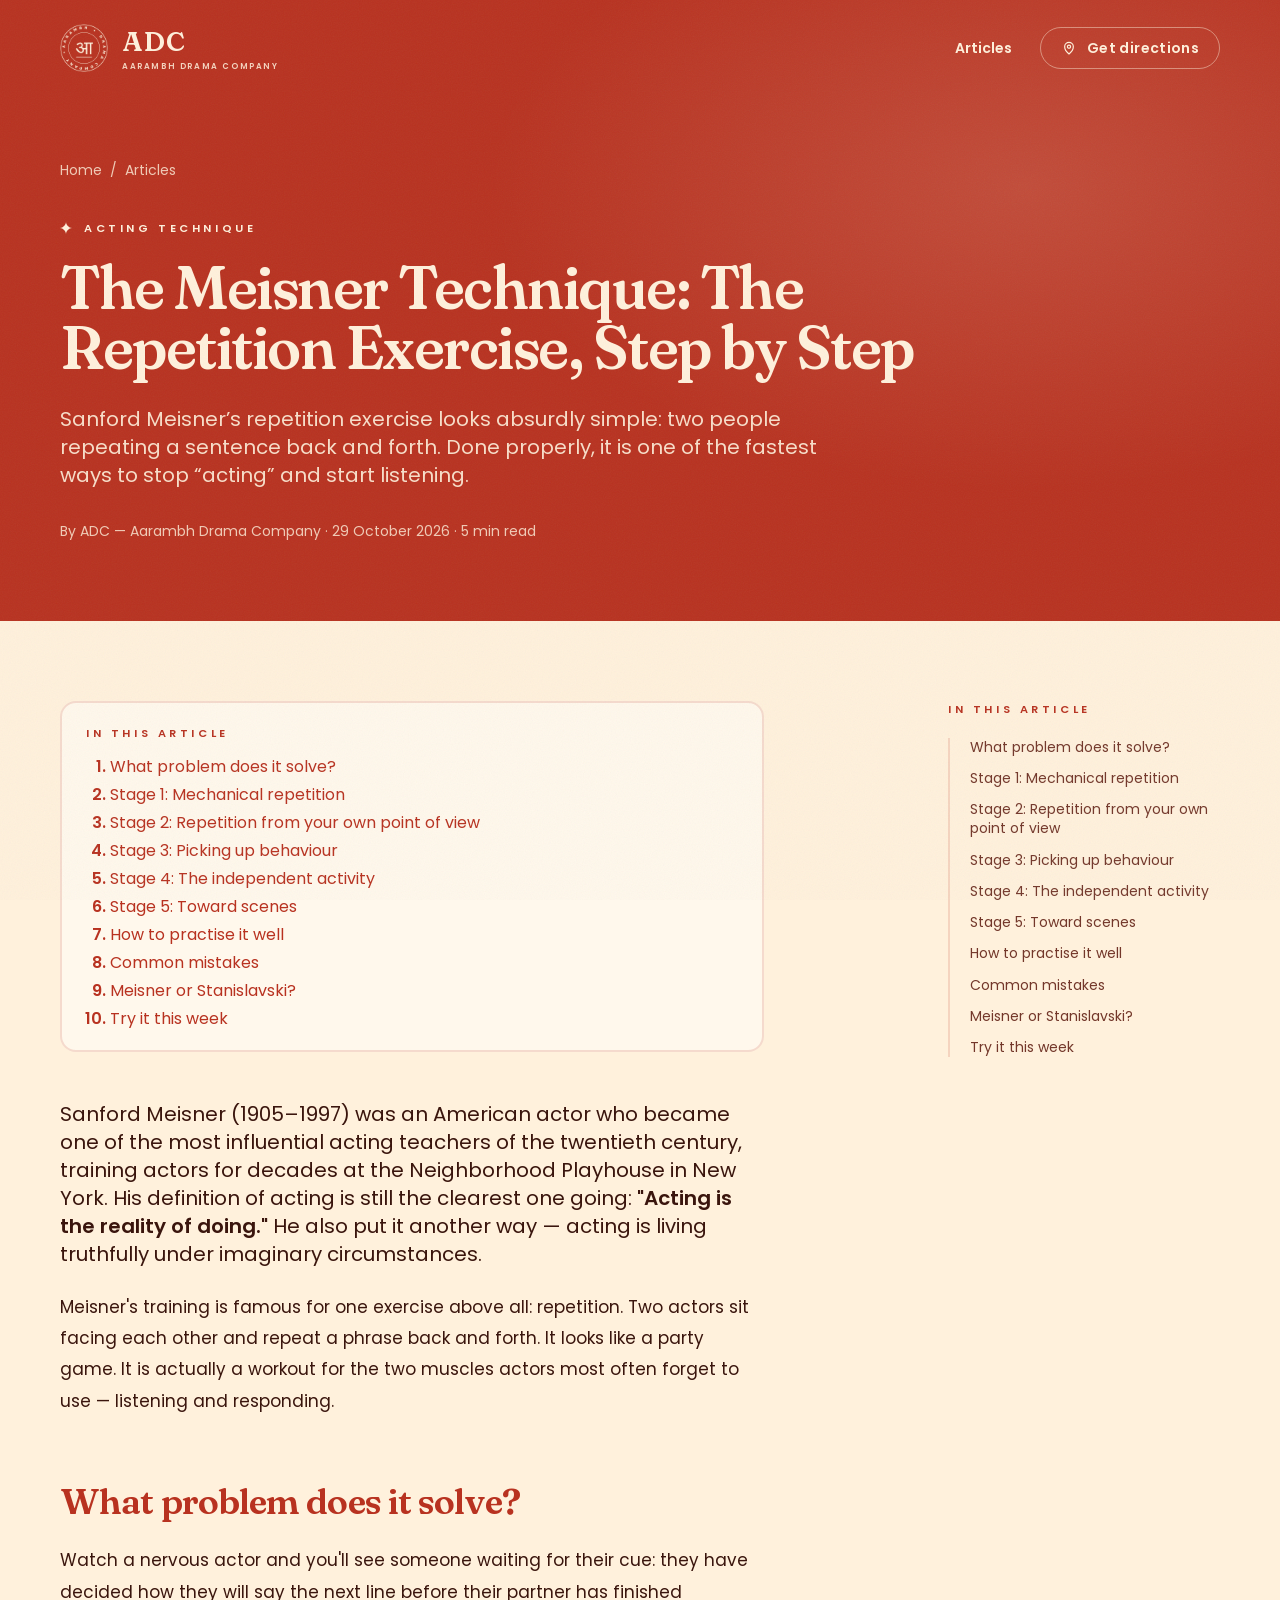
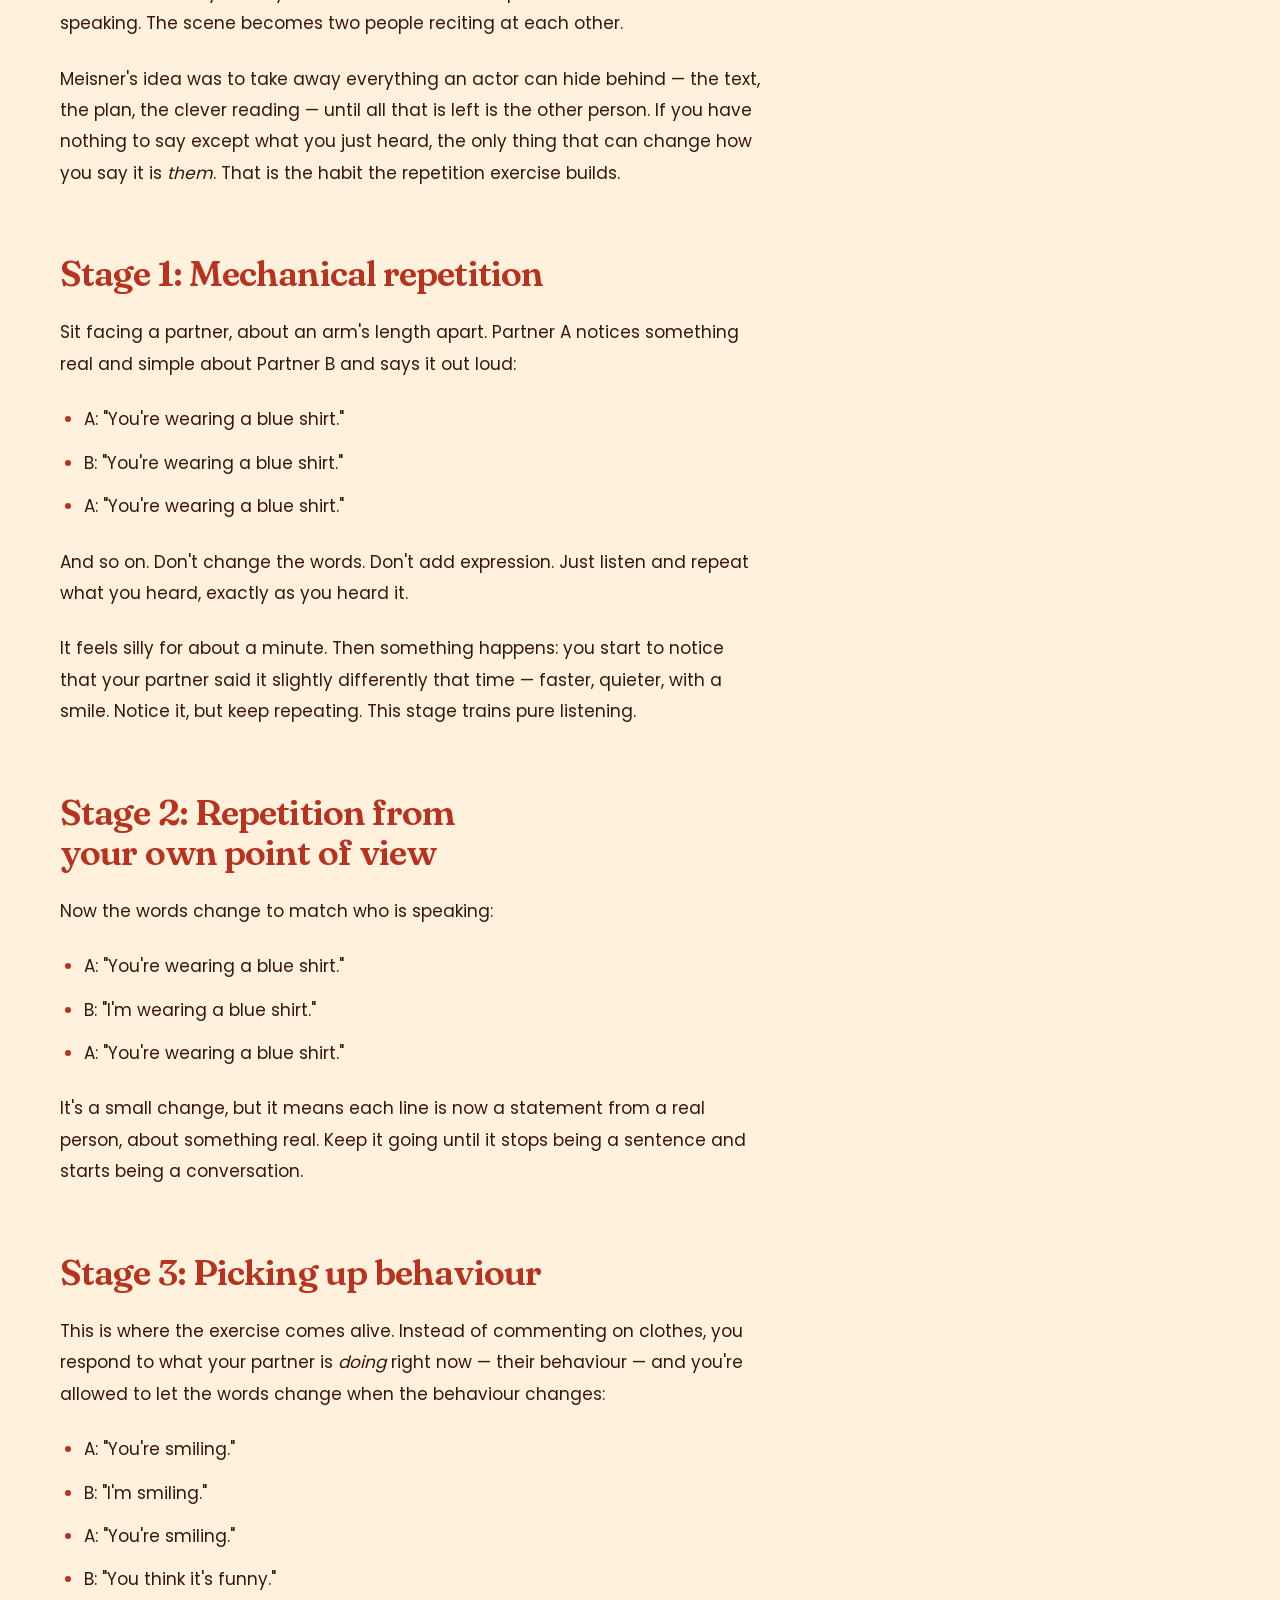
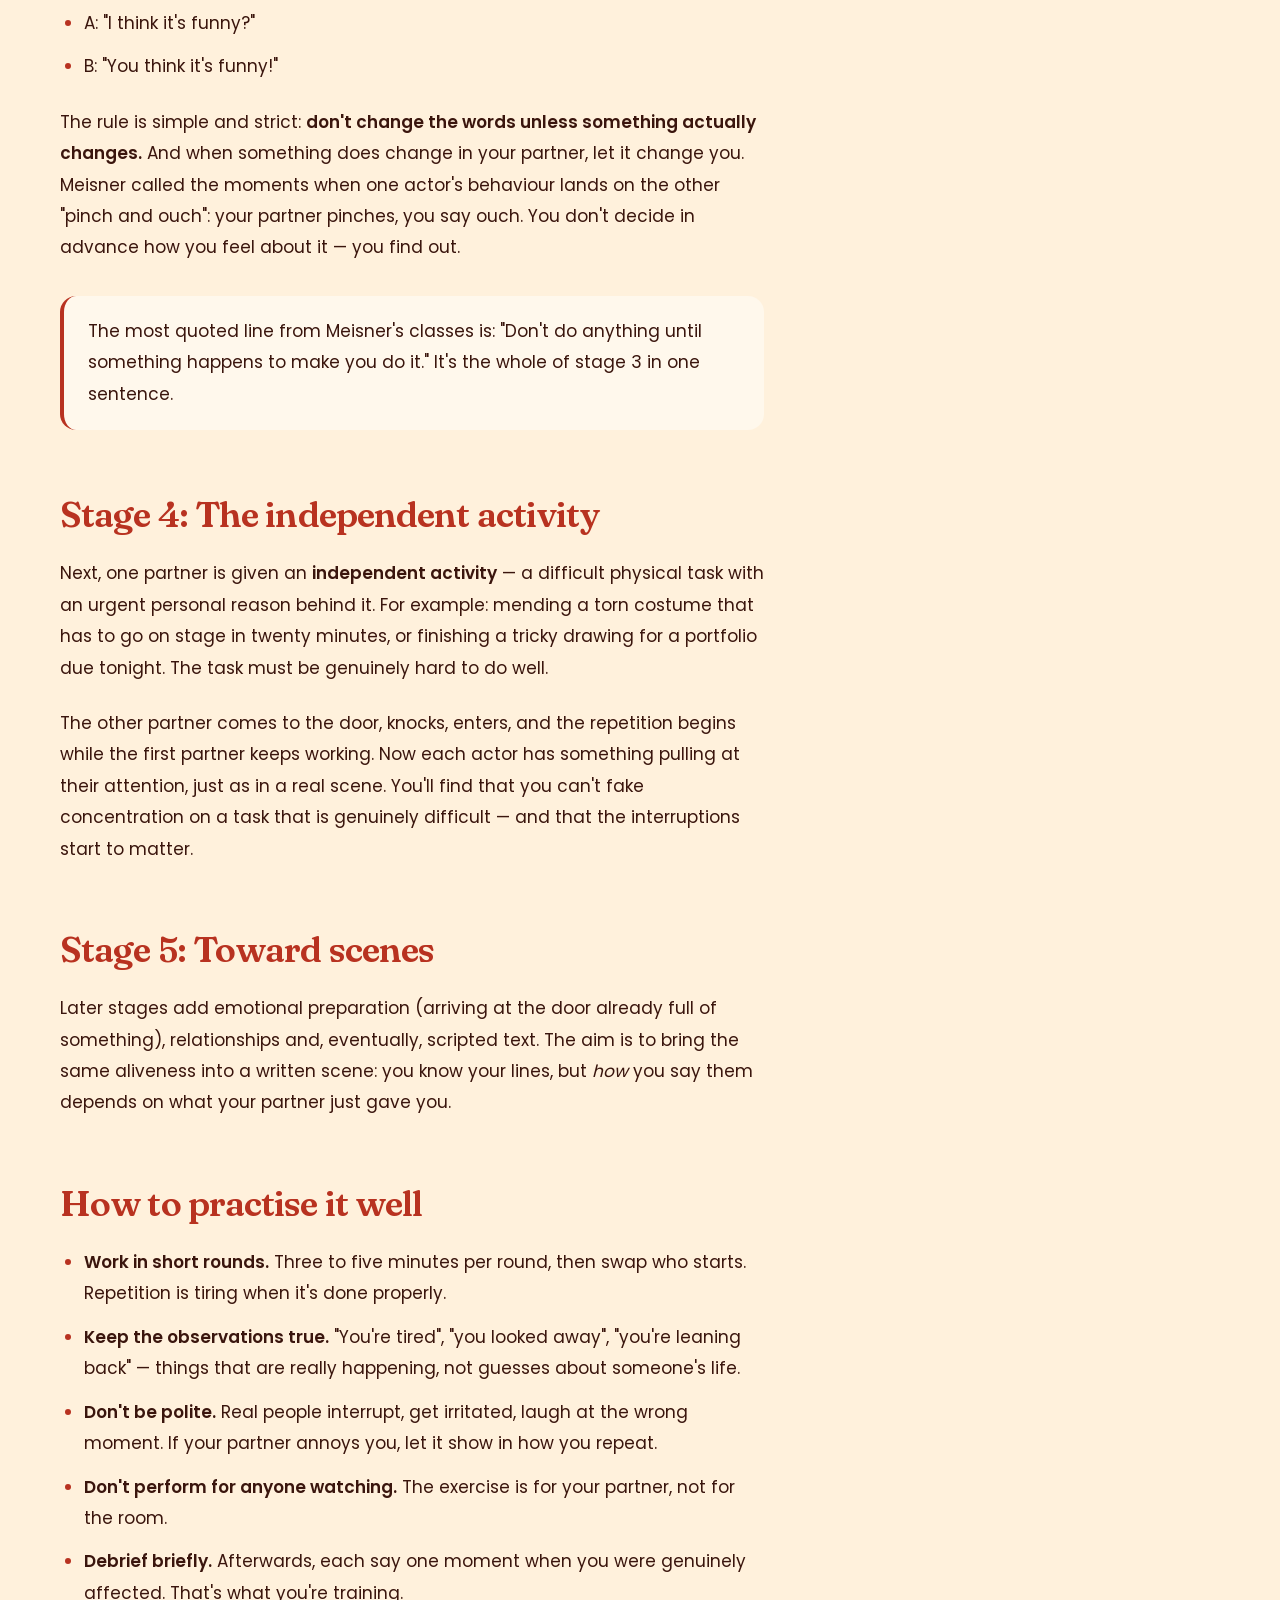
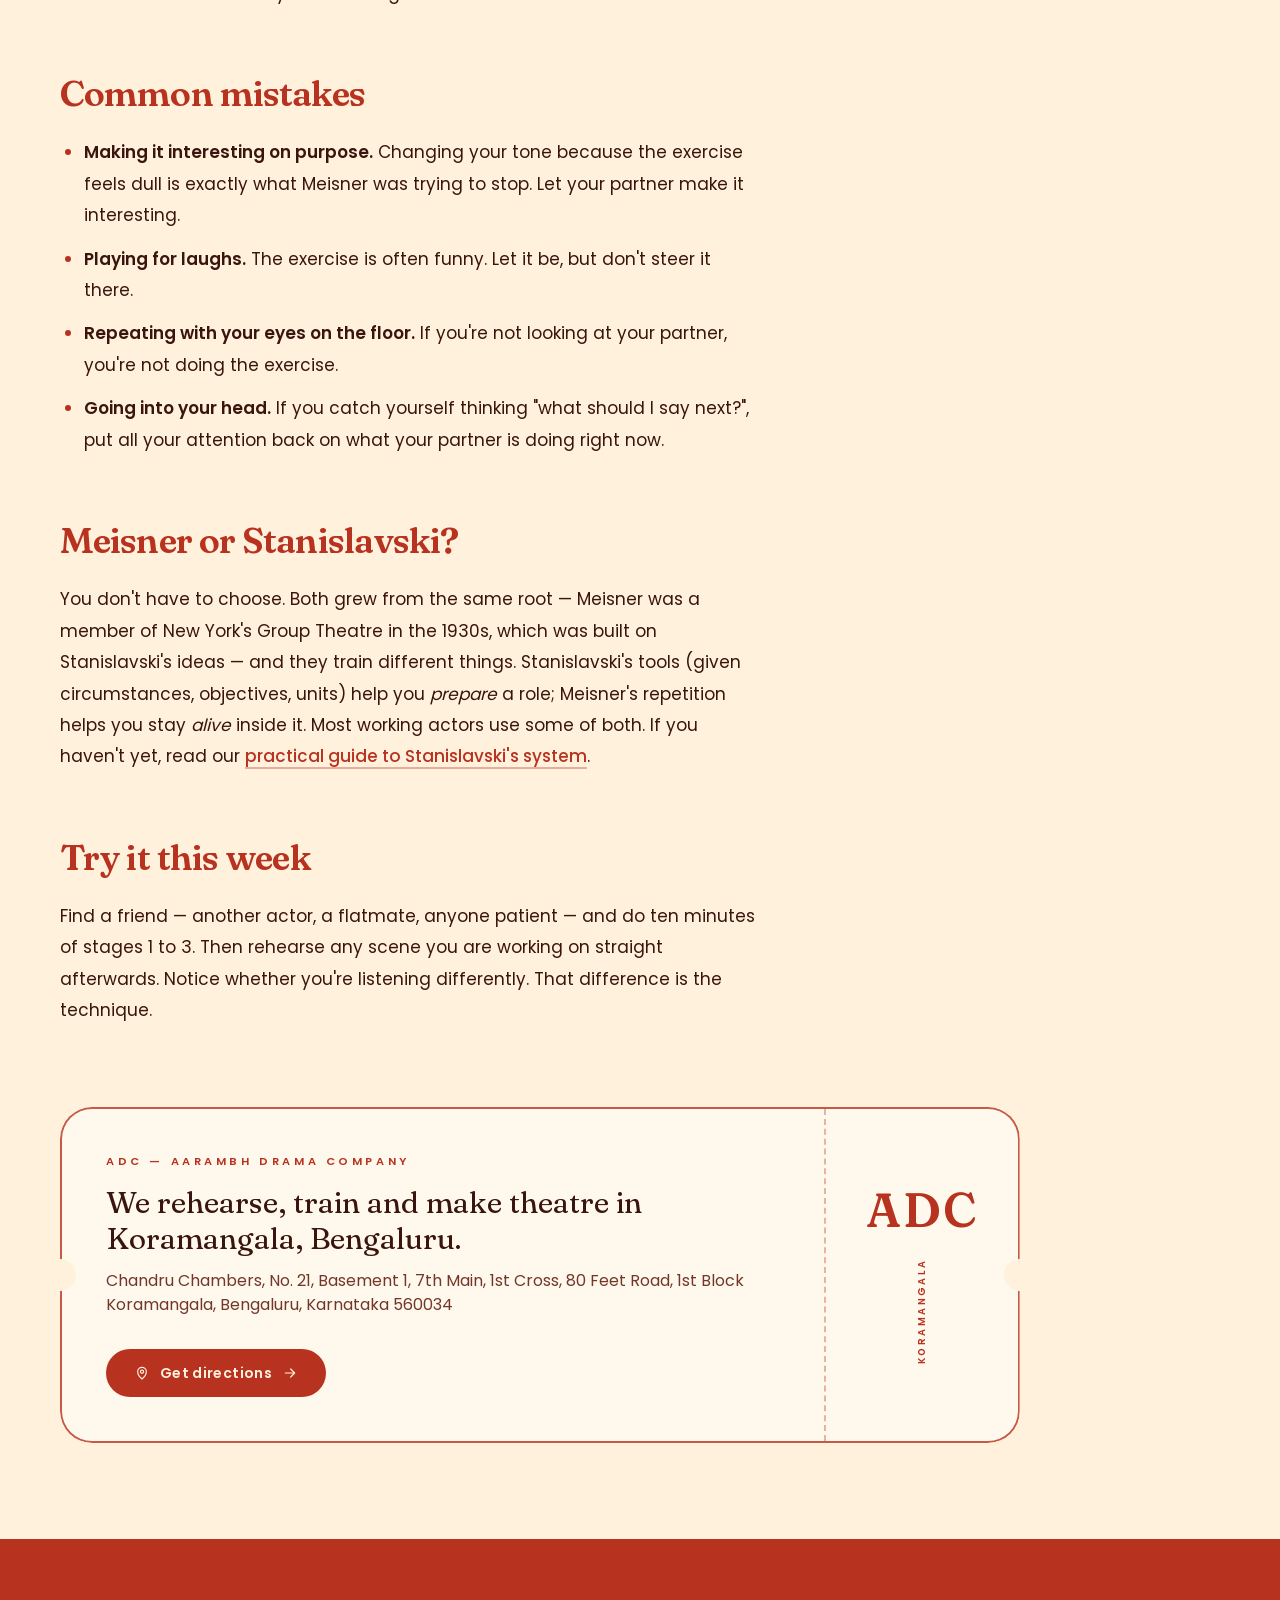
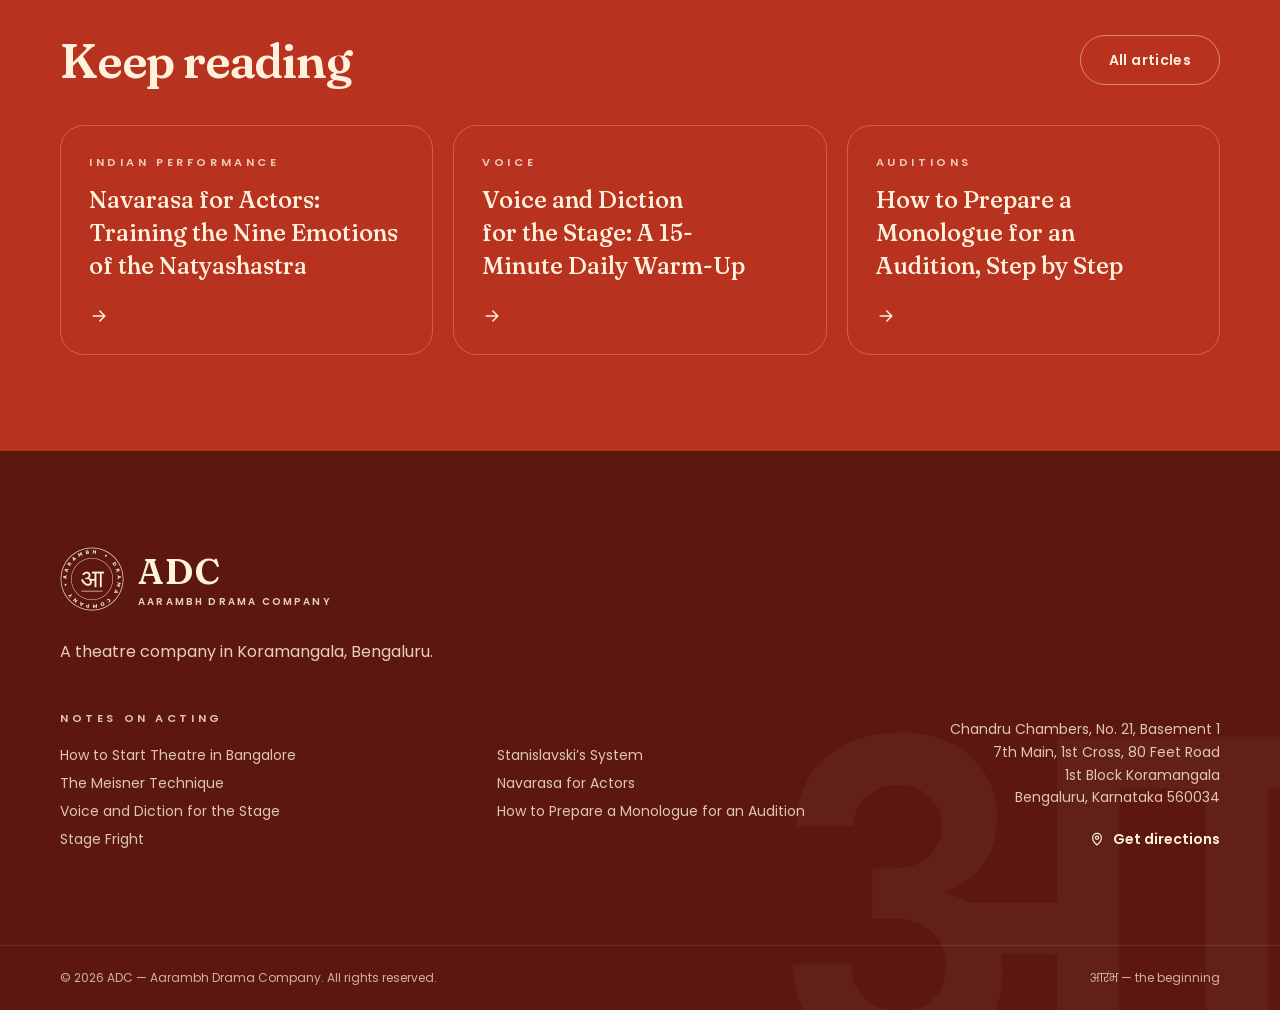
<file: articles/meisner-technique-repetition-exercise/index.html>
<!DOCTYPE html><html lang="en-IN" class="__variable_3ef085 __variable_618a02 __variable_d4c8d4"><head><meta charSet="utf-8"/><meta name="viewport" content="width=device-width, initial-scale=1"/><link rel="preload" as="image" href="/icons/seal-small-a58a28ab.webp"/><link rel="stylesheet" href="/_next/static/css/043c0b8f31f2d4df.css" data-precedence="next"/><link rel="preload" as="script" fetchPriority="low" href="/_next/static/chunks/webpack-a25bd75c807cb6f1.js"/><script src="/_next/static/chunks/5b8f0dd8-8df0f8787c39d86d.js" async=""></script><script src="/_next/static/chunks/749-2449f47266f1c728.js" async=""></script><script src="/_next/static/chunks/main-app-c1b3ed4e00259830.js" async=""></script><script src="/_next/static/chunks/411-0c74b40d2d4493ef.js" async=""></script><script src="/_next/static/chunks/app/articles/%5Bslug%5D/page-1b70c1af91ab5791.js" async=""></script><script src="/_next/static/chunks/app/layout-a1c670f8d9400816.js" async=""></script><meta name="theme-color" content="#b83220"/><meta name="color-scheme" content="light"/><title>The Meisner Technique: The Repetition Exercise, Step by Step | ADC — Aarambh Drama Company</title><meta name="description" content="What the Meisner technique is, how the repetition exercise works stage by stage, and the mistakes that stop it working — a practical guide for actors."/><meta name="application-name" content="ADC"/><meta name="keywords" content="Meisner technique,Meisner repetition exercise,acting exercises for two people,listening exercises for actors,acting techniques"/><link rel="canonical" href="https://aarambhdrama.com/articles/meisner-technique-repetition-exercise/"/><meta name="format-detection" content="telephone=no"/><meta property="og:title" content="The Meisner Technique: The Repetition Exercise, Step by Step"/><meta property="og:description" content="What the Meisner technique is, how the repetition exercise works stage by stage, and the mistakes that stop it working — a practical guide for actors."/><meta property="og:url" content="https://aarambhdrama.com/articles/meisner-technique-repetition-exercise/"/><meta property="og:type" content="article"/><meta property="article:published_time" content="2026-10-29"/><meta property="article:modified_time" content="2026-10-29"/><meta property="article:author" content="ADC — Aarambh Drama Company"/><meta name="twitter:card" content="summary_large_image"/><meta name="twitter:title" content="The Meisner Technique: The Repetition Exercise, Step by Step"/><meta name="twitter:description" content="What the Meisner technique is, how the repetition exercise works stage by stage, and the mistakes that stop it working — a practical guide for actors."/><link rel="icon" href="/icons/favicon-a997895d.ico" sizes="16x16 32x32 48x48"/><link rel="icon" href="/icons/favicon-32-89562ff1.png" sizes="32x32" type="image/png"/><link rel="icon" href="/icons/icon-192-d50f42f9.png" sizes="192x192" type="image/png"/><link rel="apple-touch-icon" href="/icons/apple-touch-icon-299f4fe9.png" sizes="180x180"/><script src="/_next/static/chunks/polyfills-42372ed130431b0a.js" noModule=""></script></head><body class="grain min-h-screen"><a href="#main" class="sr-only z-[80] rounded-full bg-paper px-5 py-3 text-sm font-semibold text-sindoor focus:not-sr-only focus:fixed focus:left-4 focus:top-4">Skip to content</a><header class="fixed inset-x-0 top-0 z-40 text-paper transition-[background-color,box-shadow,backdrop-filter] duration-500 "><div class="shell flex h-[4.5rem] items-center justify-between gap-4 lg:h-24"><a class="-ml-1 rounded-lg p-1" aria-label="ADC — Aarambh Drama Company — home" href="/"><span class="flex items-center gap-3.5"><img src="/icons/seal-small-a58a28ab.webp" alt="" width="256" height="256" class="h-11 w-11 lg:h-12 lg:w-12"/><span class="flex flex-col leading-none"><span class="font-display font-semibold tracking-[0.04em] text-2xl lg:text-[1.7rem]">ADC</span><span class="label mt-1.5 text-paper/85 text-[0.5rem] tracking-[0.2em]">Aarambh Drama Company</span></span></span></a><div class="flex items-center gap-3 sm:gap-7"><a class="text-sm font-semibold underline-offset-[6px] hover:underline" href="/articles/">Articles</a><a href="https://www.google.com/maps/search/?api=1&amp;query=Chandru%20Chambers%2C%20No.%2021%2C%20Basement%201%2C%207th%20Main%2C%201st%20Cross%2C%2080%20Feet%20Road%2C%201st%20Block%20Koramangala%2C%20Bengaluru%2C%20Karnataka%20560034" target="_blank" rel="noopener noreferrer" aria-label="Get directions" class="btn-line !px-3 !py-2.5 max-[400px]:hidden sm:!px-5"><svg viewBox="0 0 24 24" class="h-4 w-4" fill="none" stroke="currentColor" stroke-width="1.8" stroke-linecap="round" stroke-linejoin="round" aria-hidden="true"><path d="M12 21s-6.5-5.6-6.5-11a6.5 6.5 0 0 1 13 0C18.5 15.4 12 21 12 21Z M12 12.4a2.4 2.4 0 1 0 0-4.8 2.4 2.4 0 0 0 0 4.8Z"></path></svg><span class="hidden sm:inline">Get directions</span></a></div></div></header><main id="main"><section class="relative isolate overflow-hidden pt-32 sm:pt-40"><div aria-hidden="true" class="absolute inset-0 -z-10 bg-[radial-gradient(60%_70%_at_80%_30%,rgba(255,236,214,0.14),transparent_70%)]"></div><div class="shell pb-14 sm:pb-20"><nav aria-label="Breadcrumb" class="text-sm text-paper/80"><a class="underline-offset-4 hover:underline" href="/">Home</a><span aria-hidden="true" class="mx-2">/</span><a class="underline-offset-4 hover:underline" href="/articles/">Articles</a></nav><p class="label mt-10 flex items-center gap-3"><svg viewBox="0 0 24 24" class="h-3 w-3 shrink-0" fill="currentColor" aria-hidden="true"><path d="M12 0c.6 6.3 5.7 11.4 12 12-6.3.6-11.4 5.7-12 12-.6-6.3-5.7-11.4-12-12C6.3 11.4 11.4 6.3 12 0Z"></path></svg>Acting technique</p><h1 class="mt-5 max-w-4xl font-display text-4xl font-semibold leading-[1.05] tracking-tight text-balance sm:text-6xl">The Meisner Technique: The Repetition Exercise, Step by Step</h1><p class="mt-7 max-w-3xl text-lg leading-relaxed text-paper/90 text-pretty sm:text-xl">Sanford Meisner’s repetition exercise looks absurdly simple: two people repeating a sentence back and forth. Done properly, it is one of the fastest ways to stop “acting” and start listening.</p><p class="mt-8 text-sm text-paper/80">By <!-- -->ADC — Aarambh Drama Company<!-- --> · <time dateTime="2026-10-29">29 October 2026</time> · <!-- -->5<!-- --> min read</p></div></section><section class="bg-paper text-ink"><div class="shell grid gap-12 py-14 sm:py-20 lg:grid-cols-[minmax(0,1fr)_17rem] lg:gap-16"><article class="prose-adc min-w-0 max-w-[44rem]"><nav aria-label="In this article" class="contents-box lg:hidden"><p class="label text-sindoor">In this article</p><ol><li><a href="#what-problem-does-it-solve">What problem does it solve?</a></li><li><a href="#stage-1-mechanical-repetition">Stage 1: Mechanical repetition</a></li><li><a href="#stage-2-repetition-from-your-own-point-of-view">Stage 2: Repetition from your own point of view</a></li><li><a href="#stage-3-picking-up-behaviour">Stage 3: Picking up behaviour</a></li><li><a href="#stage-4-the-independent-activity">Stage 4: The independent activity</a></li><li><a href="#stage-5-toward-scenes">Stage 5: Toward scenes</a></li><li><a href="#how-to-practise-it-well">How to practise it well</a></li><li><a href="#common-mistakes">Common mistakes</a></li><li><a href="#meisner-or-stanislavski">Meisner or Stanislavski?</a></li><li><a href="#try-it-this-week">Try it this week</a></li></ol></nav><p>Sanford Meisner (1905–1997) was an American actor who became one of the most influential acting teachers of the twentieth century, training actors for decades at the Neighborhood Playhouse in New York. His definition of acting is still the clearest one going: <strong>&quot;Acting is the reality of doing.&quot;</strong> He also put it another way — acting is living truthfully under imaginary circumstances.</p><p>Meisner&#x27;s training is famous for one exercise above all: repetition. Two actors sit facing each other and repeat a phrase back and forth. It looks like a party game. It is actually a workout for the two muscles actors most often forget to use — listening and responding.</p><h2 id="what-problem-does-it-solve">What problem does it solve?</h2><p>Watch a nervous actor and you&#x27;ll see someone waiting for their cue: they have decided how they will say the next line before their partner has finished speaking. The scene becomes two people reciting at each other.</p><p>Meisner&#x27;s idea was to take away everything an actor can hide behind — the text, the plan, the clever reading — until all that is left is the other person. If you have nothing to say except what you just heard, the only thing that can change how you say it is <em>them</em>. That is the habit the repetition exercise builds.</p><h2 id="stage-1-mechanical-repetition">Stage 1: Mechanical repetition</h2><p>Sit facing a partner, about an arm&#x27;s length apart. Partner A notices something real and simple about Partner B and says it out loud:</p><ul><li>A: &quot;You&#x27;re wearing a blue shirt.&quot;</li><li>B: &quot;You&#x27;re wearing a blue shirt.&quot;</li><li>A: &quot;You&#x27;re wearing a blue shirt.&quot;</li></ul><p>And so on. Don&#x27;t change the words. Don&#x27;t add expression. Just listen and repeat what you heard, exactly as you heard it.</p><p>It feels silly for about a minute. Then something happens: you start to notice that your partner said it slightly differently that time — faster, quieter, with a smile. Notice it, but keep repeating. This stage trains pure listening.</p><h2 id="stage-2-repetition-from-your-own-point-of-view">Stage 2: Repetition from your own point of view</h2><p>Now the words change to match who is speaking:</p><ul><li>A: &quot;You&#x27;re wearing a blue shirt.&quot;</li><li>B: &quot;I&#x27;m wearing a blue shirt.&quot;</li><li>A: &quot;You&#x27;re wearing a blue shirt.&quot;</li></ul><p>It&#x27;s a small change, but it means each line is now a statement from a real person, about something real. Keep it going until it stops being a sentence and starts being a conversation.</p><h2 id="stage-3-picking-up-behaviour">Stage 3: Picking up behaviour</h2><p>This is where the exercise comes alive. Instead of commenting on clothes, you respond to what your partner is <em>doing</em> right now — their behaviour — and you&#x27;re allowed to let the words change when the behaviour changes:</p><ul><li>A: &quot;You&#x27;re smiling.&quot;</li><li>B: &quot;I&#x27;m smiling.&quot;</li><li>A: &quot;You&#x27;re smiling.&quot;</li><li>B: &quot;You think it&#x27;s funny.&quot;</li><li>A: &quot;I think it&#x27;s funny?&quot;</li><li>B: &quot;You think it&#x27;s funny!&quot;</li></ul><p>The rule is simple and strict: <strong>don&#x27;t change the words unless something actually changes.</strong> And when something does change in your partner, let it change you. Meisner called the moments when one actor&#x27;s behaviour lands on the other &quot;pinch and ouch&quot;: your partner pinches, you say ouch. You don&#x27;t decide in advance how you feel about it — you find out.</p><aside class="callout"><p>The most quoted line from Meisner&#x27;s classes is: &quot;Don&#x27;t do anything until something happens to make you do it.&quot; It&#x27;s the whole of stage 3 in one sentence.</p></aside><h2 id="stage-4-the-independent-activity">Stage 4: The independent activity</h2><p>Next, one partner is given an <strong>independent activity</strong> — a difficult physical task with an urgent personal reason behind it. For example: mending a torn costume that has to go on stage in twenty minutes, or finishing a tricky drawing for a portfolio due tonight. The task must be genuinely hard to do well.</p><p>The other partner comes to the door, knocks, enters, and the repetition begins while the first partner keeps working. Now each actor has something pulling at their attention, just as in a real scene. You&#x27;ll find that you can&#x27;t fake concentration on a task that is genuinely difficult — and that the interruptions start to matter.</p><h2 id="stage-5-toward-scenes">Stage 5: Toward scenes</h2><p>Later stages add emotional preparation (arriving at the door already full of something), relationships and, eventually, scripted text. The aim is to bring the same aliveness into a written scene: you know your lines, but <em>how</em> you say them depends on what your partner just gave you.</p><h2 id="how-to-practise-it-well">How to practise it well</h2><ul><li><strong>Work in short rounds.</strong> Three to five minutes per round, then swap who starts. Repetition is tiring when it&#x27;s done properly.</li><li><strong>Keep the observations true.</strong> &quot;You&#x27;re tired&quot;, &quot;you looked away&quot;, &quot;you&#x27;re leaning back&quot; — things that are really happening, not guesses about someone&#x27;s life.</li><li><strong>Don&#x27;t be polite.</strong> Real people interrupt, get irritated, laugh at the wrong moment. If your partner annoys you, let it show in how you repeat.</li><li><strong>Don&#x27;t perform for anyone watching.</strong> The exercise is for your partner, not for the room.</li><li><strong>Debrief briefly.</strong> Afterwards, each say one moment when you were genuinely affected. That&#x27;s what you&#x27;re training.</li></ul><h2 id="common-mistakes">Common mistakes</h2><ul><li><strong>Making it interesting on purpose.</strong> Changing your tone because the exercise feels dull is exactly what Meisner was trying to stop. Let your partner make it interesting.</li><li><strong>Playing for laughs.</strong> The exercise is often funny. Let it be, but don&#x27;t steer it there.</li><li><strong>Repeating with your eyes on the floor.</strong> If you&#x27;re not looking at your partner, you&#x27;re not doing the exercise.</li><li><strong>Going into your head.</strong> If you catch yourself thinking &quot;what should I say next?&quot;, put all your attention back on what your partner is doing right now.</li></ul><h2 id="meisner-or-stanislavski">Meisner or Stanislavski?</h2><p>You don&#x27;t have to choose. Both grew from the same root — Meisner was a member of New York&#x27;s Group Theatre in the 1930s, which was built on Stanislavski&#x27;s ideas — and they train different things. Stanislavski&#x27;s tools (given circumstances, objectives, units) help you <em>prepare</em> a role; Meisner&#x27;s repetition helps you stay <em>alive</em> inside it. Most working actors use some of both. If you haven&#x27;t yet, read our <a href="/articles/stanislavski-system-guide/">practical guide to Stanislavski&#x27;s system</a>.</p><h2 id="try-it-this-week">Try it this week</h2><p>Find a friend — another actor, a flatmate, anyone patient — and do ten minutes of stages 1 to 3. Then rehearse any scene you are working on straight afterwards. Notice whether you&#x27;re listening differently. That difference is the technique.</p></article><aside class="hidden lg:block"><div class="sticky top-32"><nav aria-label="In this article"><p class="label text-sindoor">In this article</p><ol class="mt-5 space-y-3 border-l-2 border-sindoor/15 pl-5 text-sm leading-snug text-ink-soft"><li><a href="#what-problem-does-it-solve" class="hover:text-sindoor">What problem does it solve?</a></li><li><a href="#stage-1-mechanical-repetition" class="hover:text-sindoor">Stage 1: Mechanical repetition</a></li><li><a href="#stage-2-repetition-from-your-own-point-of-view" class="hover:text-sindoor">Stage 2: Repetition from your own point of view</a></li><li><a href="#stage-3-picking-up-behaviour" class="hover:text-sindoor">Stage 3: Picking up behaviour</a></li><li><a href="#stage-4-the-independent-activity" class="hover:text-sindoor">Stage 4: The independent activity</a></li><li><a href="#stage-5-toward-scenes" class="hover:text-sindoor">Stage 5: Toward scenes</a></li><li><a href="#how-to-practise-it-well" class="hover:text-sindoor">How to practise it well</a></li><li><a href="#common-mistakes" class="hover:text-sindoor">Common mistakes</a></li><li><a href="#meisner-or-stanislavski" class="hover:text-sindoor">Meisner or Stanislavski?</a></li><li><a href="#try-it-this-week" class="hover:text-sindoor">Try it this week</a></li></ol></nav></div></aside></div><div class="shell pb-16 sm:pb-24"><div class="ticket grid max-w-[60rem] rounded-[2rem] border-2 border-sindoor/80 bg-paper-card text-sindoor sm:grid-cols-[1fr_auto]"><div class="p-8 sm:p-11"><p class="label">ADC — Aarambh Drama Company</p><p class="mt-4 font-display text-2xl leading-snug text-ink sm:text-3xl">We rehearse, train and make theatre in Koramangala, Bengaluru.</p><p class="mt-3 text-ink-soft">Chandru Chambers, No. 21, Basement 1, 7th Main, 1st Cross, 80 Feet Road, 1st Block Koramangala, Bengaluru, Karnataka 560034</p><a href="https://www.google.com/maps/search/?api=1&amp;query=Chandru%20Chambers%2C%20No.%2021%2C%20Basement%201%2C%207th%20Main%2C%201st%20Cross%2C%2080%20Feet%20Road%2C%201st%20Block%20Koramangala%2C%20Bengaluru%2C%20Karnataka%20560034" target="_blank" rel="noopener noreferrer" class="btn-sindoor group mt-8"><svg viewBox="0 0 24 24" class="h-4 w-4" fill="none" stroke="currentColor" stroke-width="1.8" stroke-linecap="round" stroke-linejoin="round" aria-hidden="true"><path d="M12 21s-6.5-5.6-6.5-11a6.5 6.5 0 0 1 13 0C18.5 15.4 12 21 12 21Z M12 12.4a2.4 2.4 0 1 0 0-4.8 2.4 2.4 0 0 0 0 4.8Z"></path></svg>Get directions<svg viewBox="0 0 24 24" class="h-4 w-4 transition-transform group-hover:translate-x-1" fill="none" stroke="currentColor" stroke-width="1.8" stroke-linecap="round" stroke-linejoin="round" aria-hidden="true"><path d="M5 12h14 M13 6l6 6-6 6"></path></svg></a></div><div class="flex items-center justify-between gap-6 border-t-2 border-dashed border-sindoor/35 px-8 py-6 sm:flex-col sm:justify-center sm:border-l-2 sm:border-t-0 sm:px-10 sm:py-11"><span class="font-display text-4xl font-semibold tracking-[0.04em] sm:text-5xl">ADC</span><span class="label text-[0.6rem] tracking-[0.26em] sm:rotate-180 sm:[writing-mode:vertical-rl]">Koramangala</span></div></div></div></section><section class="bg-sindoor"><div class="shell py-16 sm:py-24"><div class="flex flex-wrap items-end justify-between gap-6"><h2 class="font-display text-4xl font-semibold tracking-tight sm:text-5xl">Keep reading</h2><a class="btn-line" href="/articles/">All articles</a></div><ul class="mt-10 grid gap-5 md:grid-cols-3"><li><a class="group flex h-full flex-col rounded-[1.5rem] border border-paper/25 p-7 transition hover:border-paper hover:bg-paper/[0.06]" href="/articles/navarasa-nine-emotions-for-actors/"><p class="label text-paper/80">Indian performance</p><p class="mt-3 font-display text-2xl font-medium leading-snug text-balance">Navarasa for Actors: Training the Nine Emotions of the Natyashastra</p><span class="mt-auto pt-6"><svg viewBox="0 0 24 24" class="h-5 w-5 transition-transform group-hover:translate-x-1" fill="none" stroke="currentColor" stroke-width="1.8" stroke-linecap="round" stroke-linejoin="round" aria-hidden="true"><path d="M5 12h14 M13 6l6 6-6 6"></path></svg></span></a></li><li><a class="group flex h-full flex-col rounded-[1.5rem] border border-paper/25 p-7 transition hover:border-paper hover:bg-paper/[0.06]" href="/articles/voice-diction-warm-up-for-stage/"><p class="label text-paper/80">Voice</p><p class="mt-3 font-display text-2xl font-medium leading-snug text-balance">Voice and Diction for the Stage: A 15-Minute Daily Warm-Up</p><span class="mt-auto pt-6"><svg viewBox="0 0 24 24" class="h-5 w-5 transition-transform group-hover:translate-x-1" fill="none" stroke="currentColor" stroke-width="1.8" stroke-linecap="round" stroke-linejoin="round" aria-hidden="true"><path d="M5 12h14 M13 6l6 6-6 6"></path></svg></span></a></li><li><a class="group flex h-full flex-col rounded-[1.5rem] border border-paper/25 p-7 transition hover:border-paper hover:bg-paper/[0.06]" href="/articles/how-to-prepare-a-monologue-for-audition/"><p class="label text-paper/80">Auditions</p><p class="mt-3 font-display text-2xl font-medium leading-snug text-balance">How to Prepare a Monologue for an Audition, Step by Step</p><span class="mt-auto pt-6"><svg viewBox="0 0 24 24" class="h-5 w-5 transition-transform group-hover:translate-x-1" fill="none" stroke="currentColor" stroke-width="1.8" stroke-linecap="round" stroke-linejoin="round" aria-hidden="true"><path d="M5 12h14 M13 6l6 6-6 6"></path></svg></span></a></li></ul></div></section><script type="application/ld+json">{"@context":"https://schema.org","@graph":[{"@type":"Article","@id":"https://aarambhdrama.com/articles/meisner-technique-repetition-exercise/#article","headline":"The Meisner Technique: The Repetition Exercise, Step by Step","description":"What the Meisner technique is, how the repetition exercise works stage by stage, and the mistakes that stop it working — a practical guide for actors.","image":"https://aarambhdrama.com/icons/og-814fcd40.png","datePublished":"2026-10-29","dateModified":"2026-10-29","inLanguage":"en-IN","keywords":"Meisner technique, Meisner repetition exercise, acting exercises for two people, listening exercises for actors, acting techniques","mainEntityOfPage":"https://aarambhdrama.com/articles/meisner-technique-repetition-exercise/","author":{"@type":"Organization","@id":"https://aarambhdrama.com/#company","name":"Aarambh Drama Company","url":"https://aarambhdrama.com/"},"publisher":{"@id":"https://aarambhdrama.com/#company"},"isPartOf":{"@id":"https://aarambhdrama.com/#website"}},{"@type":"BreadcrumbList","itemListElement":[{"@type":"ListItem","position":1,"name":"Home","item":"https://aarambhdrama.com/"},{"@type":"ListItem","position":2,"name":"Articles","item":"https://aarambhdrama.com/articles/"},{"@type":"ListItem","position":3,"name":"The Meisner Technique: The Repetition Exercise, Step by Step","item":"https://aarambhdrama.com/articles/meisner-technique-repetition-exercise/"}]}]}</script></main><footer class="relative isolate overflow-hidden bg-sindoor-dark text-paper"><p aria-hidden="true" lang="hi" class="pointer-events-none absolute -bottom-[0.32em] right-[-0.06em] -z-10 select-none font-sans text-[22rem] font-semibold leading-none text-paper/[0.04] sm:text-[30rem]">आ</p><div class="shell grid gap-12 py-20 sm:py-24 lg:grid-cols-[1fr_auto] lg:items-end"><div><span class="flex items-center gap-3.5"><img src="/icons/seal-small-a58a28ab.webp" alt="" width="256" height="256" class="h-16 w-16"/><span class="flex flex-col leading-none"><span class="font-display font-semibold tracking-[0.04em] text-4xl">ADC</span><span class="label mt-1.5 text-paper/85 text-[0.62rem] tracking-[0.22em]">Aarambh Drama Company</span></span></span><p class="mt-7 max-w-sm leading-relaxed text-paper/85">A theatre company in Koramangala, Bengaluru.</p><nav aria-label="Articles" class="mt-10"><a class="label text-paper/80 hover:text-paper" href="/articles/">Notes on acting</a><ul class="mt-4 grid gap-x-8 gap-y-2 text-sm text-paper/80 sm:grid-cols-2"><li><a class="underline-offset-4 hover:text-paper hover:underline" href="/articles/start-theatre-in-bangalore-beginners-guide/">How to Start Theatre in Bangalore</a></li><li><a class="underline-offset-4 hover:text-paper hover:underline" href="/articles/stanislavski-system-guide/">Stanislavski’s System</a></li><li><a class="underline-offset-4 hover:text-paper hover:underline" href="/articles/meisner-technique-repetition-exercise/">The Meisner Technique</a></li><li><a class="underline-offset-4 hover:text-paper hover:underline" href="/articles/navarasa-nine-emotions-for-actors/">Navarasa for Actors</a></li><li><a class="underline-offset-4 hover:text-paper hover:underline" href="/articles/voice-diction-warm-up-for-stage/">Voice and Diction for the Stage</a></li><li><a class="underline-offset-4 hover:text-paper hover:underline" href="/articles/how-to-prepare-a-monologue-for-audition/">How to Prepare a Monologue for an Audition</a></li><li><a class="underline-offset-4 hover:text-paper hover:underline" href="/articles/stage-fright-techniques-for-actors/">Stage Fright</a></li></ul></nav></div><div class="flex flex-col gap-5 lg:items-end"><address class="text-sm not-italic leading-relaxed text-paper/80 lg:text-right"><span class="block">Chandru Chambers, No. 21, Basement 1</span><span class="block">7th Main, 1st Cross, 80 Feet Road</span><span class="block">1st Block Koramangala</span><span class="block">Bengaluru, Karnataka 560034</span></address><a href="https://www.google.com/maps/search/?api=1&amp;query=Chandru%20Chambers%2C%20No.%2021%2C%20Basement%201%2C%207th%20Main%2C%201st%20Cross%2C%2080%20Feet%20Road%2C%201st%20Block%20Koramangala%2C%20Bengaluru%2C%20Karnataka%20560034" target="_blank" rel="noopener noreferrer" class="inline-flex items-center gap-2 text-sm font-semibold underline-offset-4 hover:underline"><svg viewBox="0 0 24 24" class="h-4 w-4" fill="none" stroke="currentColor" stroke-width="1.8" stroke-linecap="round" stroke-linejoin="round" aria-hidden="true"><path d="M12 21s-6.5-5.6-6.5-11a6.5 6.5 0 0 1 13 0C18.5 15.4 12 21 12 21Z M12 12.4a2.4 2.4 0 1 0 0-4.8 2.4 2.4 0 0 0 0 4.8Z"></path></svg>Get directions</a></div></div><div class="border-t border-paper/10"><div class="shell flex flex-col gap-2 py-6 text-xs text-paper/70 sm:flex-row sm:items-center sm:justify-between"><p>© <!-- -->2026<!-- --> <!-- -->ADC — Aarambh Drama Company<!-- -->. All rights reserved.</p><p><span lang="hi">आरंभ</span> — the beginning</p></div></div></footer><script type="application/ld+json">{"@context":"https://schema.org","@type":"TheaterGroup","@id":"https://aarambhdrama.com/#company","name":"Aarambh Drama Company","alternateName":"ADC","url":"https://aarambhdrama.com/","logo":"https://aarambhdrama.com/icons/logo-512-22fb78ce.png","image":"https://aarambhdrama.com/icons/og-814fcd40.png","description":"ADC (Aarambh Drama Company) is a theatre company in Koramangala, Bengaluru — rehearsing, training and making theatre.","address":{"@type":"PostalAddress","streetAddress":"Chandru Chambers, No. 21, Basement 1, 7th Main, 1st Cross, 80 Feet Road, 1st Block Koramangala","addressLocality":"Bengaluru","addressRegion":"Karnataka","postalCode":"560034","addressCountry":"IN"}}</script><script type="application/ld+json">{"@context":"https://schema.org","@type":"WebSite","@id":"https://aarambhdrama.com/#website","name":"ADC","alternateName":["Aarambh Drama Company","ADC — Aarambh Drama Company"],"url":"https://aarambhdrama.com/","inLanguage":"en-IN","publisher":{"@id":"https://aarambhdrama.com/#company"}}</script><script src="/_next/static/chunks/webpack-a25bd75c807cb6f1.js" async=""></script><script>(self.__next_f=self.__next_f||[]).push([0]);self.__next_f.push([2,null])</script><script>self.__next_f.push([1,"1:HL[\"/_next/static/css/043c0b8f31f2d4df.css\",\"style\"]\n"])</script><script>self.__next_f.push([1,"2:I[6608,[],\"\"]\n4:I[5411,[\"411\",\"static/chunks/411-0c74b40d2d4493ef.js\",\"83\",\"static/chunks/app/articles/%5Bslug%5D/page-1b70c1af91ab5791.js\"],\"\"]\n6:I[2728,[],\"\"]\n8:I[9836,[],\"\"]\n9:I[9916,[\"411\",\"static/chunks/411-0c74b40d2d4493ef.js\",\"185\",\"static/chunks/app/layout-a1c670f8d9400816.js\"],\"Header\"]\nb:I[8907,[],\"\"]\n5:T599,{\"@context\":\"https://schema.org\",\"@graph\":[{\"@type\":\"Article\",\"@id\":\"https://aarambhdrama.com/articles/meisner-technique-repetition-exercise/#article\",\"headline\":\"The Meisner Technique: The Repetition Exercise, Step by Step\",\"description\":\"What the Meisner technique is, how the repetition exercise works stage by stage, and the mistakes that stop it working — a practical guide for actors.\",\"image\":\"https://aarambhdrama.com/icons/og-814fcd40.png\",\"datePublished\":\"2026-10-29\",\"dateModified\":\"2026-10-29\",\"inLanguage\":\"en-IN\",\"keywords\":\"Meisner technique, Meisner repetition exercise, acting exercises for two people, listening exercises for actors, acting techniques\",\"mainEntityOfPage\":\"https://aarambhdrama.com/articles/meisner-technique-repetition-exercise/\",\"author\":{\"@type\":\"Organization\",\"@id\":\"https://aarambhdrama.com/#company\",\"name\":\"Aarambh Drama Company\",\"url\":\"https://aarambhdrama.com/\"},\"publisher\":{\"@id\":\"https://aarambhdrama.com/#company\"},\"isPartOf\":{\"@id\":\"https://aarambhdrama.com/#website\"}},{\"@type\":\"BreadcrumbList\",\"itemListElement\":[{\"@type\":\"ListItem\",\"position\":1,\"name\":\"Home\",\"item\":\"https://aarambhdrama.com/\"},{\"@type\":\"ListItem\",\"position\":2,\"name\":\"Articles\",\"item\":\"https://aarambhdrama.com/articles/\"},{\"@type\":\"ListItem\",\"position\":3,\"name\":\"The Meisner Technique: The Repetition Exercise, Step by Step\",\"item\":\"https://aarambhdrama.com/articles/meisner-technique-repetition-exercise/\"}]}]}7:[\"slug\",\"meisner-technique-repetition-exercise\",\"d\"]\nc:[]\n"])</script><script>self.__next_f.push([1,"0:[\"$\",\"$L2\",null,{\"buildId\":\"cTDYezdDyj8DPv9pL1llV\",\"assetPrefix\":\"\",\"urlParts\":[\"\",\"articles\",\"meisner-technique-repetition-exercise\",\"\"],\"initialTree\":[\"\",{\"children\":[\"articles\",{\"children\":[[\"slug\",\"meisner-technique-repetition-exercise\",\"d\"],{\"children\":[\"__PAGE__?{\\\"slug\\\":\\\"meisner-technique-repetition-exercise\\\"}\",{}]}]}]},\"$undefined\",\"$undefined\",true],\"initialSeedData\":[\"\",{\"children\":[\"articles\",{\"children\":[[\"slug\",\"meisner-technique-repetition-exercise\",\"d\"],{\"children\":[\"__PAGE__\",{},[[\"$L3\",[[\"$\",\"section\",null,{\"className\":\"relative isolate overflow-hidden pt-32 sm:pt-40\",\"children\":[[\"$\",\"div\",null,{\"aria-hidden\":true,\"className\":\"absolute inset-0 -z-10 bg-[radial-gradient(60%_70%_at_80%_30%,rgba(255,236,214,0.14),transparent_70%)]\"}],[\"$\",\"div\",null,{\"className\":\"shell pb-14 sm:pb-20\",\"children\":[[\"$\",\"nav\",null,{\"aria-label\":\"Breadcrumb\",\"className\":\"text-sm text-paper/80\",\"children\":[[\"$\",\"$L4\",null,{\"href\":\"/\",\"className\":\"underline-offset-4 hover:underline\",\"children\":\"Home\"}],[\"$\",\"span\",null,{\"aria-hidden\":true,\"className\":\"mx-2\",\"children\":\"/\"}],[\"$\",\"$L4\",null,{\"href\":\"/articles/\",\"className\":\"underline-offset-4 hover:underline\",\"children\":\"Articles\"}]]}],[\"$\",\"p\",null,{\"className\":\"label mt-10 flex items-center gap-3\",\"children\":[[\"$\",\"svg\",null,{\"viewBox\":\"0 0 24 24\",\"className\":\"h-3 w-3 shrink-0\",\"fill\":\"currentColor\",\"aria-hidden\":true,\"children\":[\"$\",\"path\",null,{\"d\":\"M12 0c.6 6.3 5.7 11.4 12 12-6.3.6-11.4 5.7-12 12-.6-6.3-5.7-11.4-12-12C6.3 11.4 11.4 6.3 12 0Z\"}]}],\"Acting technique\"]}],[\"$\",\"h1\",null,{\"className\":\"mt-5 max-w-4xl font-display text-4xl font-semibold leading-[1.05] tracking-tight text-balance sm:text-6xl\",\"children\":\"The Meisner Technique: The Repetition Exercise, Step by Step\"}],[\"$\",\"p\",null,{\"className\":\"mt-7 max-w-3xl text-lg leading-relaxed text-paper/90 text-pretty sm:text-xl\",\"children\":\"Sanford Meisner’s repetition exercise looks absurdly simple: two people repeating a sentence back and forth. Done properly, it is one of the fastest ways to stop “acting” and start listening.\"}],[\"$\",\"p\",null,{\"className\":\"mt-8 text-sm text-paper/80\",\"children\":[\"By \",\"ADC — Aarambh Drama Company\",\" · \",[\"$\",\"time\",null,{\"dateTime\":\"2026-10-29\",\"children\":\"29 October 2026\"}],\" · \",5,\" min read\"]}]]}]]}],[\"$\",\"section\",null,{\"className\":\"bg-paper text-ink\",\"children\":[[\"$\",\"div\",null,{\"className\":\"shell grid gap-12 py-14 sm:py-20 lg:grid-cols-[minmax(0,1fr)_17rem] lg:gap-16\",\"children\":[[\"$\",\"article\",null,{\"className\":\"prose-adc min-w-0 max-w-[44rem]\",\"children\":[[\"$\",\"nav\",null,{\"aria-label\":\"In this article\",\"className\":\"contents-box lg:hidden\",\"children\":[[\"$\",\"p\",null,{\"className\":\"label text-sindoor\",\"children\":\"In this article\"}],[\"$\",\"ol\",null,{\"children\":[[\"$\",\"li\",\"what-problem-does-it-solve\",{\"children\":[\"$\",\"a\",null,{\"href\":\"#what-problem-does-it-solve\",\"children\":\"What problem does it solve?\"}]}],[\"$\",\"li\",\"stage-1-mechanical-repetition\",{\"children\":[\"$\",\"a\",null,{\"href\":\"#stage-1-mechanical-repetition\",\"children\":\"Stage 1: Mechanical repetition\"}]}],[\"$\",\"li\",\"stage-2-repetition-from-your-own-point-of-view\",{\"children\":[\"$\",\"a\",null,{\"href\":\"#stage-2-repetition-from-your-own-point-of-view\",\"children\":\"Stage 2: Repetition from your own point of view\"}]}],[\"$\",\"li\",\"stage-3-picking-up-behaviour\",{\"children\":[\"$\",\"a\",null,{\"href\":\"#stage-3-picking-up-behaviour\",\"children\":\"Stage 3: Picking up behaviour\"}]}],[\"$\",\"li\",\"stage-4-the-independent-activity\",{\"children\":[\"$\",\"a\",null,{\"href\":\"#stage-4-the-independent-activity\",\"children\":\"Stage 4: The independent activity\"}]}],[\"$\",\"li\",\"stage-5-toward-scenes\",{\"children\":[\"$\",\"a\",null,{\"href\":\"#stage-5-toward-scenes\",\"children\":\"Stage 5: Toward scenes\"}]}],[\"$\",\"li\",\"how-to-practise-it-well\",{\"children\":[\"$\",\"a\",null,{\"href\":\"#how-to-practise-it-well\",\"children\":\"How to practise it well\"}]}],[\"$\",\"li\",\"common-mistakes\",{\"children\":[\"$\",\"a\",null,{\"href\":\"#common-mistakes\",\"children\":\"Common mistakes\"}]}],[\"$\",\"li\",\"meisner-or-stanislavski\",{\"children\":[\"$\",\"a\",null,{\"href\":\"#meisner-or-stanislavski\",\"children\":\"Meisner or Stanislavski?\"}]}],[\"$\",\"li\",\"try-it-this-week\",{\"children\":[\"$\",\"a\",null,{\"href\":\"#try-it-this-week\",\"children\":\"Try it this week\"}]}]]}]]}],[[\"$\",\"p\",\"b0\",{\"children\":[\"Sanford Meisner (1905–1997) was an American actor who became one of the most influential acting teachers of the twentieth century, training actors for decades at the Neighborhood Playhouse in New York. His definition of acting is still the clearest one going: \",[\"$\",\"strong\",\"b0-1\",{\"children\":\"\\\"Acting is the reality of doing.\\\"\"}],\" He also put it another way — acting is living truthfully under imaginary circumstances.\"]}],[\"$\",\"p\",\"b1\",{\"children\":[\"Meisner's training is famous for one exercise above all: repetition. Two actors sit facing each other and repeat a phrase back and forth. It looks like a party game. It is actually a workout for the two muscles actors most often forget to use — listening and responding.\"]}],[\"$\",\"h2\",\"b2\",{\"id\":\"what-problem-does-it-solve\",\"children\":[\"What problem does it solve?\"]}],[\"$\",\"p\",\"b3\",{\"children\":[\"Watch a nervous actor and you'll see someone waiting for their cue: they have decided how they will say the next line before their partner has finished speaking. The scene becomes two people reciting at each other.\"]}],[\"$\",\"p\",\"b4\",{\"children\":[\"Meisner's idea was to take away everything an actor can hide behind — the text, the plan, the clever reading — until all that is left is the other person. If you have nothing to say except what you just heard, the only thing that can change how you say it is \",[\"$\",\"em\",\"b4-1\",{\"children\":\"them\"}],\". That is the habit the repetition exercise builds.\"]}],[\"$\",\"h2\",\"b5\",{\"id\":\"stage-1-mechanical-repetition\",\"children\":[\"Stage 1: Mechanical repetition\"]}],[\"$\",\"p\",\"b6\",{\"children\":[\"Sit facing a partner, about an arm's length apart. Partner A notices something real and simple about Partner B and says it out loud:\"]}],[\"$\",\"ul\",\"b7\",{\"children\":[[\"$\",\"li\",\"0\",{\"children\":[\"A: \\\"You're wearing a blue shirt.\\\"\"]}],[\"$\",\"li\",\"1\",{\"children\":[\"B: \\\"You're wearing a blue shirt.\\\"\"]}],[\"$\",\"li\",\"2\",{\"children\":[\"A: \\\"You're wearing a blue shirt.\\\"\"]}]]}],[\"$\",\"p\",\"b8\",{\"children\":[\"And so on. Don't change the words. Don't add expression. Just listen and repeat what you heard, exactly as you heard it.\"]}],[\"$\",\"p\",\"b9\",{\"children\":[\"It feels silly for about a minute. Then something happens: you start to notice that your partner said it slightly differently that time — faster, quieter, with a smile. Notice it, but keep repeating. This stage trains pure listening.\"]}],[\"$\",\"h2\",\"b10\",{\"id\":\"stage-2-repetition-from-your-own-point-of-view\",\"children\":[\"Stage 2: Repetition from your own point of view\"]}],[\"$\",\"p\",\"b11\",{\"children\":[\"Now the words change to match who is speaking:\"]}],[\"$\",\"ul\",\"b12\",{\"children\":[[\"$\",\"li\",\"0\",{\"children\":[\"A: \\\"You're wearing a blue shirt.\\\"\"]}],[\"$\",\"li\",\"1\",{\"children\":[\"B: \\\"I'm wearing a blue shirt.\\\"\"]}],[\"$\",\"li\",\"2\",{\"children\":[\"A: \\\"You're wearing a blue shirt.\\\"\"]}]]}],[\"$\",\"p\",\"b13\",{\"children\":[\"It's a small change, but it means each line is now a statement from a real person, about something real. Keep it going until it stops being a sentence and starts being a conversation.\"]}],[\"$\",\"h2\",\"b14\",{\"id\":\"stage-3-picking-up-behaviour\",\"children\":[\"Stage 3: Picking up behaviour\"]}],[\"$\",\"p\",\"b15\",{\"children\":[\"This is where the exercise comes alive. Instead of commenting on clothes, you respond to what your partner is \",[\"$\",\"em\",\"b15-1\",{\"children\":\"doing\"}],\" right now — their behaviour — and you're allowed to let the words change when the behaviour changes:\"]}],[\"$\",\"ul\",\"b16\",{\"children\":[[\"$\",\"li\",\"0\",{\"children\":[\"A: \\\"You're smiling.\\\"\"]}],[\"$\",\"li\",\"1\",{\"children\":[\"B: \\\"I'm smiling.\\\"\"]}],[\"$\",\"li\",\"2\",{\"children\":[\"A: \\\"You're smiling.\\\"\"]}],[\"$\",\"li\",\"3\",{\"children\":[\"B: \\\"You think it's funny.\\\"\"]}],[\"$\",\"li\",\"4\",{\"children\":[\"A: \\\"I think it's funny?\\\"\"]}],[\"$\",\"li\",\"5\",{\"children\":[\"B: \\\"You think it's funny!\\\"\"]}]]}],[\"$\",\"p\",\"b17\",{\"children\":[\"The rule is simple and strict: \",[\"$\",\"strong\",\"b17-1\",{\"children\":\"don't change the words unless something actually changes.\"}],\" And when something does change in your partner, let it change you. Meisner called the moments when one actor's behaviour lands on the other \\\"pinch and ouch\\\": your partner pinches, you say ouch. You don't decide in advance how you feel about it — you find out.\"]}],[\"$\",\"aside\",\"b18\",{\"className\":\"callout\",\"children\":[\"$\",\"p\",null,{\"children\":[\"The most quoted line from Meisner's classes is: \\\"Don't do anything until something happens to make you do it.\\\" It's the whole of stage 3 in one sentence.\"]}]}],[\"$\",\"h2\",\"b19\",{\"id\":\"stage-4-the-independent-activity\",\"children\":[\"Stage 4: The independent activity\"]}],[\"$\",\"p\",\"b20\",{\"children\":[\"Next, one partner is given an \",[\"$\",\"strong\",\"b20-1\",{\"children\":\"independent activity\"}],\" — a difficult physical task with an urgent personal reason behind it. For example: mending a torn costume that has to go on stage in twenty minutes, or finishing a tricky drawing for a portfolio due tonight. The task must be genuinely hard to do well.\"]}],[\"$\",\"p\",\"b21\",{\"children\":[\"The other partner comes to the door, knocks, enters, and the repetition begins while the first partner keeps working. Now each actor has something pulling at their attention, just as in a real scene. You'll find that you can't fake concentration on a task that is genuinely difficult — and that the interruptions start to matter.\"]}],[\"$\",\"h2\",\"b22\",{\"id\":\"stage-5-toward-scenes\",\"children\":[\"Stage 5: Toward scenes\"]}],[\"$\",\"p\",\"b23\",{\"children\":[\"Later stages add emotional preparation (arriving at the door already full of something), relationships and, eventually, scripted text. The aim is to bring the same aliveness into a written scene: you know your lines, but \",[\"$\",\"em\",\"b23-1\",{\"children\":\"how\"}],\" you say them depends on what your partner just gave you.\"]}],[\"$\",\"h2\",\"b24\",{\"id\":\"how-to-practise-it-well\",\"children\":[\"How to practise it well\"]}],[\"$\",\"ul\",\"b25\",{\"children\":[[\"$\",\"li\",\"0\",{\"children\":[\"\",[\"$\",\"strong\",\"b25-0-1\",{\"children\":\"Work in short rounds.\"}],\" Three to five minutes per round, then swap who starts. Repetition is tiring when it's done properly.\"]}],[\"$\",\"li\",\"1\",{\"children\":[\"\",[\"$\",\"strong\",\"b25-1-1\",{\"children\":\"Keep the observations true.\"}],\" \\\"You're tired\\\", \\\"you looked away\\\", \\\"you're leaning back\\\" — things that are really happening, not guesses about someone's life.\"]}],[\"$\",\"li\",\"2\",{\"children\":[\"\",[\"$\",\"strong\",\"b25-2-1\",{\"children\":\"Don't be polite.\"}],\" Real people interrupt, get irritated, laugh at the wrong moment. If your partner annoys you, let it show in how you repeat.\"]}],[\"$\",\"li\",\"3\",{\"children\":[\"\",[\"$\",\"strong\",\"b25-3-1\",{\"children\":\"Don't perform for anyone watching.\"}],\" The exercise is for your partner, not for the room.\"]}],[\"$\",\"li\",\"4\",{\"children\":[\"\",[\"$\",\"strong\",\"b25-4-1\",{\"children\":\"Debrief briefly.\"}],\" Afterwards, each say one moment when you were genuinely affected. That's what you're training.\"]}]]}],[\"$\",\"h2\",\"b26\",{\"id\":\"common-mistakes\",\"children\":[\"Common mistakes\"]}],[\"$\",\"ul\",\"b27\",{\"children\":[[\"$\",\"li\",\"0\",{\"children\":[\"\",[\"$\",\"strong\",\"b27-0-1\",{\"children\":\"Making it interesting on purpose.\"}],\" Changing your tone because the exercise feels dull is exactly what Meisner was trying to stop. Let your partner make it interesting.\"]}],[\"$\",\"li\",\"1\",{\"children\":[\"\",[\"$\",\"strong\",\"b27-1-1\",{\"children\":\"Playing for laughs.\"}],\" The exercise is often funny. Let it be, but don't steer it there.\"]}],[\"$\",\"li\",\"2\",{\"children\":[\"\",[\"$\",\"strong\",\"b27-2-1\",{\"children\":\"Repeating with your eyes on the floor.\"}],\" If you're not looking at your partner, you're not doing the exercise.\"]}],[\"$\",\"li\",\"3\",{\"children\":[\"\",[\"$\",\"strong\",\"b27-3-1\",{\"children\":\"Going into your head.\"}],\" If you catch yourself thinking \\\"what should I say next?\\\", put all your attention back on what your partner is doing right now.\"]}]]}],[\"$\",\"h2\",\"b28\",{\"id\":\"meisner-or-stanislavski\",\"children\":[\"Meisner or Stanislavski?\"]}],[\"$\",\"p\",\"b29\",{\"children\":[\"You don't have to choose. Both grew from the same root — Meisner was a member of New York's Group Theatre in the 1930s, which was built on Stanislavski's ideas — and they train different things. Stanislavski's tools (given circumstances, objectives, units) help you \",[\"$\",\"em\",\"b29-1\",{\"children\":\"prepare\"}],\" a role; Meisner's repetition helps you stay \",[\"$\",\"em\",\"b29-3\",{\"children\":\"alive\"}],\" inside it. Most working actors use some of both. If you haven't yet, read our \",[\"$\",\"$L4\",\"b29-5\",{\"href\":\"/articles/stanislavski-system-guide/\",\"children\":\"practical guide to Stanislavski's system\"}],\".\"]}],[\"$\",\"h2\",\"b30\",{\"id\":\"try-it-this-week\",\"children\":[\"Try it this week\"]}],[\"$\",\"p\",\"b31\",{\"children\":[\"Find a friend — another actor, a flatmate, anyone patient — and do ten minutes of stages 1 to 3. Then rehearse any scene you are working on straight afterwards. Notice whether you're listening differently. That difference is the technique.\"]}]]]}],[\"$\",\"aside\",null,{\"className\":\"hidden lg:block\",\"children\":[\"$\",\"div\",null,{\"className\":\"sticky top-32\",\"children\":[\"$\",\"nav\",null,{\"aria-label\":\"In this article\",\"children\":[[\"$\",\"p\",null,{\"className\":\"label text-sindoor\",\"children\":\"In this article\"}],[\"$\",\"ol\",null,{\"className\":\"mt-5 space-y-3 border-l-2 border-sindoor/15 pl-5 text-sm leading-snug text-ink-soft\",\"children\":[[\"$\",\"li\",\"what-problem-does-it-solve\",{\"children\":[\"$\",\"a\",null,{\"href\":\"#what-problem-does-it-solve\",\"className\":\"hover:text-sindoor\",\"children\":\"What problem does it solve?\"}]}],[\"$\",\"li\",\"stage-1-mechanical-repetition\",{\"children\":[\"$\",\"a\",null,{\"href\":\"#stage-1-mechanical-repetition\",\"className\":\"hover:text-sindoor\",\"children\":\"Stage 1: Mechanical repetition\"}]}],[\"$\",\"li\",\"stage-2-repetition-from-your-own-point-of-view\",{\"children\":[\"$\",\"a\",null,{\"href\":\"#stage-2-repetition-from-your-own-point-of-view\",\"className\":\"hover:text-sindoor\",\"children\":\"Stage 2: Repetition from your own point of view\"}]}],[\"$\",\"li\",\"stage-3-picking-up-behaviour\",{\"children\":[\"$\",\"a\",null,{\"href\":\"#stage-3-picking-up-behaviour\",\"className\":\"hover:text-sindoor\",\"children\":\"Stage 3: Picking up behaviour\"}]}],[\"$\",\"li\",\"stage-4-the-independent-activity\",{\"children\":[\"$\",\"a\",null,{\"href\":\"#stage-4-the-independent-activity\",\"className\":\"hover:text-sindoor\",\"children\":\"Stage 4: The independent activity\"}]}],[\"$\",\"li\",\"stage-5-toward-scenes\",{\"children\":[\"$\",\"a\",null,{\"href\":\"#stage-5-toward-scenes\",\"className\":\"hover:text-sindoor\",\"children\":\"Stage 5: Toward scenes\"}]}],[\"$\",\"li\",\"how-to-practise-it-well\",{\"children\":[\"$\",\"a\",null,{\"href\":\"#how-to-practise-it-well\",\"className\":\"hover:text-sindoor\",\"children\":\"How to practise it well\"}]}],[\"$\",\"li\",\"common-mistakes\",{\"children\":[\"$\",\"a\",null,{\"href\":\"#common-mistakes\",\"className\":\"hover:text-sindoor\",\"children\":\"Common mistakes\"}]}],[\"$\",\"li\",\"meisner-or-stanislavski\",{\"children\":[\"$\",\"a\",null,{\"href\":\"#meisner-or-stanislavski\",\"className\":\"hover:text-sindoor\",\"children\":\"Meisner or Stanislavski?\"}]}],[\"$\",\"li\",\"try-it-this-week\",{\"children\":[\"$\",\"a\",null,{\"href\":\"#try-it-this-week\",\"className\":\"hover:text-sindoor\",\"children\":\"Try it this week\"}]}]]}]]}]}]}]]}],[\"$\",\"div\",null,{\"className\":\"shell pb-16 sm:pb-24\",\"children\":[\"$\",\"div\",null,{\"className\":\"ticket grid max-w-[60rem] rounded-[2rem] border-2 border-sindoor/80 bg-paper-card text-sindoor sm:grid-cols-[1fr_auto]\",\"children\":[[\"$\",\"div\",null,{\"className\":\"p-8 sm:p-11\",\"children\":[[\"$\",\"p\",null,{\"className\":\"label\",\"children\":\"ADC — Aarambh Drama Company\"}],[\"$\",\"p\",null,{\"className\":\"mt-4 font-display text-2xl leading-snug text-ink sm:text-3xl\",\"children\":\"We rehearse, train and make theatre in Koramangala, Bengaluru.\"}],[\"$\",\"p\",null,{\"className\":\"mt-3 text-ink-soft\",\"children\":\"Chandru Chambers, No. 21, Basement 1, 7th Main, 1st Cross, 80 Feet Road, 1st Block Koramangala, Bengaluru, Karnataka 560034\"}],[\"$\",\"a\",null,{\"href\":\"https://www.google.com/maps/search/?api=1\u0026query=Chandru%20Chambers%2C%20No.%2021%2C%20Basement%201%2C%207th%20Main%2C%201st%20Cross%2C%2080%20Feet%20Road%2C%201st%20Block%20Koramangala%2C%20Bengaluru%2C%20Karnataka%20560034\",\"target\":\"_blank\",\"rel\":\"noopener noreferrer\",\"className\":\"btn-sindoor group mt-8\",\"children\":[[\"$\",\"svg\",null,{\"viewBox\":\"0 0 24 24\",\"className\":\"h-4 w-4\",\"fill\":\"none\",\"stroke\":\"currentColor\",\"strokeWidth\":1.8,\"strokeLinecap\":\"round\",\"strokeLinejoin\":\"round\",\"aria-hidden\":true,\"children\":[\"$\",\"path\",null,{\"d\":\"M12 21s-6.5-5.6-6.5-11a6.5 6.5 0 0 1 13 0C18.5 15.4 12 21 12 21Z M12 12.4a2.4 2.4 0 1 0 0-4.8 2.4 2.4 0 0 0 0 4.8Z\"}]}],\"Get directions\",[\"$\",\"svg\",null,{\"viewBox\":\"0 0 24 24\",\"className\":\"h-4 w-4 transition-transform group-hover:translate-x-1\",\"fill\":\"none\",\"stroke\":\"currentColor\",\"strokeWidth\":1.8,\"strokeLinecap\":\"round\",\"strokeLinejoin\":\"round\",\"aria-hidden\":true,\"children\":[\"$\",\"path\",null,{\"d\":\"M5 12h14 M13 6l6 6-6 6\"}]}]]}]]}],[\"$\",\"div\",null,{\"className\":\"flex items-center justify-between gap-6 border-t-2 border-dashed border-sindoor/35 px-8 py-6 sm:flex-col sm:justify-center sm:border-l-2 sm:border-t-0 sm:px-10 sm:py-11\",\"children\":[[\"$\",\"span\",null,{\"className\":\"font-display text-4xl font-semibold tracking-[0.04em] sm:text-5xl\",\"children\":\"ADC\"}],[\"$\",\"span\",null,{\"className\":\"label text-[0.6rem] tracking-[0.26em] sm:rotate-180 sm:[writing-mode:vertical-rl]\",\"children\":\"Koramangala\"}]]}]]}]}]]}],[\"$\",\"section\",null,{\"className\":\"bg-sindoor\",\"children\":[\"$\",\"div\",null,{\"className\":\"shell py-16 sm:py-24\",\"children\":[[\"$\",\"div\",null,{\"className\":\"flex flex-wrap items-end justify-between gap-6\",\"children\":[[\"$\",\"h2\",null,{\"className\":\"font-display text-4xl font-semibold tracking-tight sm:text-5xl\",\"children\":\"Keep reading\"}],[\"$\",\"$L4\",null,{\"href\":\"/articles/\",\"className\":\"btn-line\",\"children\":\"All articles\"}]]}],[\"$\",\"ul\",null,{\"className\":\"mt-10 grid gap-5 md:grid-cols-3\",\"children\":[[\"$\",\"li\",\"navarasa-nine-emotions-for-actors\",{\"children\":[\"$\",\"$L4\",null,{\"href\":\"/articles/navarasa-nine-emotions-for-actors/\",\"className\":\"group flex h-full flex-col rounded-[1.5rem] border border-paper/25 p-7 transition hover:border-paper hover:bg-paper/[0.06]\",\"children\":[[\"$\",\"p\",null,{\"className\":\"label text-paper/80\",\"children\":\"Indian performance\"}],[\"$\",\"p\",null,{\"className\":\"mt-3 font-display text-2xl font-medium leading-snug text-balance\",\"children\":\"Navarasa for Actors: Training the Nine Emotions of the Natyashastra\"}],[\"$\",\"span\",null,{\"className\":\"mt-auto pt-6\",\"children\":[\"$\",\"svg\",null,{\"viewBox\":\"0 0 24 24\",\"className\":\"h-5 w-5 transition-transform group-hover:translate-x-1\",\"fill\":\"none\",\"stroke\":\"currentColor\",\"strokeWidth\":1.8,\"strokeLinecap\":\"round\",\"strokeLinejoin\":\"round\",\"aria-hidden\":true,\"children\":[\"$\",\"path\",null,{\"d\":\"M5 12h14 M13 6l6 6-6 6\"}]}]}]]}]}],[\"$\",\"li\",\"voice-diction-warm-up-for-stage\",{\"children\":[\"$\",\"$L4\",null,{\"href\":\"/articles/voice-diction-warm-up-for-stage/\",\"className\":\"group flex h-full flex-col rounded-[1.5rem] border border-paper/25 p-7 transition hover:border-paper hover:bg-paper/[0.06]\",\"children\":[[\"$\",\"p\",null,{\"className\":\"label text-paper/80\",\"children\":\"Voice\"}],[\"$\",\"p\",null,{\"className\":\"mt-3 font-display text-2xl font-medium leading-snug text-balance\",\"children\":\"Voice and Diction for the Stage: A 15-Minute Daily Warm-Up\"}],[\"$\",\"span\",null,{\"className\":\"mt-auto pt-6\",\"children\":[\"$\",\"svg\",null,{\"viewBox\":\"0 0 24 24\",\"className\":\"h-5 w-5 transition-transform group-hover:translate-x-1\",\"fill\":\"none\",\"stroke\":\"currentColor\",\"strokeWidth\":1.8,\"strokeLinecap\":\"round\",\"strokeLinejoin\":\"round\",\"aria-hidden\":true,\"children\":[\"$\",\"path\",null,{\"d\":\"M5 12h14 M13 6l6 6-6 6\"}]}]}]]}]}],[\"$\",\"li\",\"how-to-prepare-a-monologue-for-audition\",{\"children\":[\"$\",\"$L4\",null,{\"href\":\"/articles/how-to-prepare-a-monologue-for-audition/\",\"className\":\"group flex h-full flex-col rounded-[1.5rem] border border-paper/25 p-7 transition hover:border-paper hover:bg-paper/[0.06]\",\"children\":[[\"$\",\"p\",null,{\"className\":\"label text-paper/80\",\"children\":\"Auditions\"}],[\"$\",\"p\",null,{\"className\":\"mt-3 font-display text-2xl font-medium leading-snug text-balance\",\"children\":\"How to Prepare a Monologue for an Audition, Step by Step\"}],[\"$\",\"span\",null,{\"className\":\"mt-auto pt-6\",\"children\":[\"$\",\"svg\",null,{\"viewBox\":\"0 0 24 24\",\"className\":\"h-5 w-5 transition-transform group-hover:translate-x-1\",\"fill\":\"none\",\"stroke\":\"currentColor\",\"strokeWidth\":1.8,\"strokeLinecap\":\"round\",\"strokeLinejoin\":\"round\",\"aria-hidden\":true,\"children\":[\"$\",\"path\",null,{\"d\":\"M5 12h14 M13 6l6 6-6 6\"}]}]}]]}]}]]}]]}]}],[\"$\",\"script\",null,{\"type\":\"application/ld+json\",\"dangerouslySetInnerHTML\":{\"__html\":\"$5\"}}]],null],null],null]},[null,[\"$\",\"$L6\",null,{\"parallelRouterKey\":\"children\",\"segmentPath\":[\"children\",\"articles\",\"children\",\"$7\",\"children\"],\"error\":\"$undefined\",\"errorStyles\":\"$undefined\",\"errorScripts\":\"$undefined\",\"template\":[\"$\",\"$L8\",null,{}],\"templateStyles\":\"$undefined\",\"templateScripts\":\"$undefined\",\"notFound\":\"$undefined\",\"notFoundStyles\":\"$undefined\"}]],null]},[null,[\"$\",\"$L6\",null,{\"parallelRouterKey\":\"children\",\"segmentPath\":[\"children\",\"articles\",\"children\"],\"error\":\"$undefined\",\"errorStyles\":\"$undefined\",\"errorScripts\":\"$undefined\",\"template\":[\"$\",\"$L8\",null,{}],\"templateStyles\":\"$undefined\",\"templateScripts\":\"$undefined\",\"notFound\":\"$undefined\",\"notFoundStyles\":\"$undefined\"}]],null]},[[[[\"$\",\"link\",\"0\",{\"rel\":\"stylesheet\",\"href\":\"/_next/static/css/043c0b8f31f2d4df.css\",\"precedence\":\"next\",\"crossOrigin\":\"$undefined\"}]],[\"$\",\"html\",null,{\"lang\":\"en-IN\",\"className\":\"__variable_3ef085 __variable_618a02 __variable_d4c8d4\",\"children\":[\"$\",\"body\",null,{\"className\":\"grain min-h-screen\",\"children\":[[\"$\",\"a\",null,{\"href\":\"#main\",\"className\":\"sr-only z-[80] rounded-full bg-paper px-5 py-3 text-sm font-semibold text-sindoor focus:not-sr-only focus:fixed focus:left-4 focus:top-4\",\"children\":\"Skip to content\"}],[\"$\",\"$L9\",null,{}],[\"$\",\"main\",null,{\"id\":\"main\",\"children\":[\"$\",\"$L6\",null,{\"parallelRouterKey\":\"children\",\"segmentPath\":[\"children\"],\"error\":\"$undefined\",\"errorStyles\":\"$undefined\",\"errorScripts\":\"$undefined\",\"template\":[\"$\",\"$L8\",null,{}],\"templateStyles\":\"$undefined\",\"templateScripts\":\"$undefined\",\"notFound\":[\"$\",\"section\",null,{\"className\":\"relative isolate flex min-h-[88vh] items-center overflow-hidden pt-24\",\"children\":[[\"$\",\"div\",null,{\"aria-hidden\":true,\"className\":\"absolute inset-0 -z-10 bg-[radial-gradient(60%_55%_at_50%_30%,rgba(255,236,214,0.14),transparent_70%)]\"}],[\"$\",\"div\",null,{\"className\":\"shell text-center\",\"children\":[[\"$\",\"img\",null,{\"src\":\"/icons/seal-small-a58a28ab.webp\",\"alt\":\"\",\"width\":256,\"height\":256,\"className\":\"mx-auto h-24 w-24\"}],[\"$\",\"p\",null,{\"className\":\"label mt-10 flex items-center justify-center gap-3\",\"children\":[[\"$\",\"svg\",null,{\"viewBox\":\"0 0 24 24\",\"className\":\"h-3 w-3\",\"fill\":\"currentColor\",\"aria-hidden\":true,\"children\":[\"$\",\"path\",null,{\"d\":\"M12 0c.6 6.3 5.7 11.4 12 12-6.3.6-11.4 5.7-12 12-.6-6.3-5.7-11.4-12-12C6.3 11.4 11.4 6.3 12 0Z\"}]}],\"Error 404\",[\"$\",\"svg\",null,{\"viewBox\":\"0 0 24 24\",\"className\":\"h-3 w-3\",\"fill\":\"currentColor\",\"aria-hidden\":true,\"children\":[\"$\",\"path\",null,{\"d\":\"M12 0c.6 6.3 5.7 11.4 12 12-6.3.6-11.4 5.7-12 12-.6-6.3-5.7-11.4-12-12C6.3 11.4 11.4 6.3 12 0Z\"}]}]]}],[\"$\",\"h1\",null,{\"className\":\"mx-auto mt-6 max-w-3xl font-display text-5xl font-semibold leading-tight text-balance sm:text-7xl\",\"children\":\"This scene isn’t in the script.\"}],[\"$\",\"p\",null,{\"className\":\"mx-auto mt-6 max-w-md text-lg text-paper/90\",\"children\":\"The page you were looking for has left the stage.\"}],[\"$\",\"div\",null,{\"className\":\"mt-10 flex justify-center\",\"children\":[\"$\",\"$L4\",null,{\"href\":\"/\",\"className\":\"btn-paper\",\"children\":\"Back to the home page\"}]}]]}]]}],\"notFoundStyles\":[]}]}],[\"$\",\"footer\",null,{\"className\":\"relative isolate overflow-hidden bg-sindoor-dark text-paper\",\"children\":[[\"$\",\"p\",null,{\"aria-hidden\":true,\"lang\":\"hi\",\"className\":\"pointer-events-none absolute -bottom-[0.32em] right-[-0.06em] -z-10 select-none font-sans text-[22rem] font-semibold leading-none text-paper/[0.04] sm:text-[30rem]\",\"children\":\"आ\"}],[\"$\",\"div\",null,{\"className\":\"shell grid gap-12 py-20 sm:py-24 lg:grid-cols-[1fr_auto] lg:items-end\",\"children\":[[\"$\",\"div\",null,{\"children\":[[\"$\",\"span\",null,{\"className\":\"flex items-center gap-3.5\",\"children\":[[\"$\",\"img\",null,{\"src\":\"/icons/seal-small-a58a28ab.webp\",\"alt\":\"\",\"width\":256,\"height\":256,\"className\":\"h-16 w-16\"}],[\"$\",\"span\",null,{\"className\":\"flex flex-col leading-none\",\"children\":[[\"$\",\"span\",null,{\"className\":\"font-display font-semibold tracking-[0.04em] text-4xl\",\"children\":\"ADC\"}],[\"$\",\"span\",null,{\"className\":\"label mt-1.5 text-paper/85 text-[0.62rem] tracking-[0.22em]\",\"children\":\"Aarambh Drama Company\"}]]}]]}],[\"$\",\"p\",null,{\"className\":\"mt-7 max-w-sm leading-relaxed text-paper/85\",\"children\":\"A theatre company in Koramangala, Bengaluru.\"}],[\"$\",\"nav\",null,{\"aria-label\":\"Articles\",\"className\":\"mt-10\",\"children\":[[\"$\",\"$L4\",null,{\"href\":\"/articles/\",\"className\":\"label text-paper/80 hover:text-paper\",\"children\":\"Notes on acting\"}],[\"$\",\"ul\",null,{\"className\":\"mt-4 grid gap-x-8 gap-y-2 text-sm text-paper/80 sm:grid-cols-2\",\"children\":[[\"$\",\"li\",\"start-theatre-in-bangalore-beginners-guide\",{\"children\":[\"$\",\"$L4\",null,{\"href\":\"/articles/start-theatre-in-bangalore-beginners-guide/\",\"className\":\"underline-offset-4 hover:text-paper hover:underline\",\"children\":\"How to Start Theatre in Bangalore\"}]}],[\"$\",\"li\",\"stanislavski-system-guide\",{\"children\":[\"$\",\"$L4\",null,{\"href\":\"/articles/stanislavski-system-guide/\",\"className\":\"underline-offset-4 hover:text-paper hover:underline\",\"children\":\"Stanislavski’s System\"}]}],[\"$\",\"li\",\"meisner-technique-repetition-exercise\",{\"children\":[\"$\",\"$L4\",null,{\"href\":\"/articles/meisner-technique-repetition-exercise/\",\"className\":\"underline-offset-4 hover:text-paper hover:underline\",\"children\":\"The Meisner Technique\"}]}],[\"$\",\"li\",\"navarasa-nine-emotions-for-actors\",{\"children\":[\"$\",\"$L4\",null,{\"href\":\"/articles/navarasa-nine-emotions-for-actors/\",\"className\":\"underline-offset-4 hover:text-paper hover:underline\",\"children\":\"Navarasa for Actors\"}]}],[\"$\",\"li\",\"voice-diction-warm-up-for-stage\",{\"children\":[\"$\",\"$L4\",null,{\"href\":\"/articles/voice-diction-warm-up-for-stage/\",\"className\":\"underline-offset-4 hover:text-paper hover:underline\",\"children\":\"Voice and Diction for the Stage\"}]}],[\"$\",\"li\",\"how-to-prepare-a-monologue-for-audition\",{\"children\":[\"$\",\"$L4\",null,{\"href\":\"/articles/how-to-prepare-a-monologue-for-audition/\",\"className\":\"underline-offset-4 hover:text-paper hover:underline\",\"children\":\"How to Prepare a Monologue for an Audition\"}]}],[\"$\",\"li\",\"stage-fright-techniques-for-actors\",{\"children\":[\"$\",\"$L4\",null,{\"href\":\"/articles/stage-fright-techniques-for-actors/\",\"className\":\"underline-offset-4 hover:text-paper hover:underline\",\"children\":\"Stage Fright\"}]}]]}]]}]]}],[\"$\",\"div\",null,{\"className\":\"flex flex-col gap-5 lg:items-end\",\"children\":[[\"$\",\"address\",null,{\"className\":\"text-sm not-italic leading-relaxed text-paper/80 lg:text-right\",\"children\":[[\"$\",\"span\",\"Chandru Chambers, No. 21, Basement 1\",{\"className\":\"block\",\"children\":\"Chandru Chambers, No. 21, Basement 1\"}],[\"$\",\"span\",\"7th Main, 1st Cross, 80 Feet Road\",{\"className\":\"block\",\"children\":\"7th Main, 1st Cross, 80 Feet Road\"}],[\"$\",\"span\",\"1st Block Koramangala\",{\"className\":\"block\",\"children\":\"1st Block Koramangala\"}],[\"$\",\"span\",\"Bengaluru, Karnataka 560034\",{\"className\":\"block\",\"children\":\"Bengaluru, Karnataka 560034\"}]]}],[\"$\",\"a\",null,{\"href\":\"https://www.google.com/maps/search/?api=1\u0026query=Chandru%20Chambers%2C%20No.%2021%2C%20Basement%201%2C%207th%20Main%2C%201st%20Cross%2C%2080%20Feet%20Road%2C%201st%20Block%20Koramangala%2C%20Bengaluru%2C%20Karnataka%20560034\",\"target\":\"_blank\",\"rel\":\"noopener noreferrer\",\"className\":\"inline-flex items-center gap-2 text-sm font-semibold underline-offset-4 hover:underline\",\"children\":[[\"$\",\"svg\",null,{\"viewBox\":\"0 0 24 24\",\"className\":\"h-4 w-4\",\"fill\":\"none\",\"stroke\":\"currentColor\",\"strokeWidth\":1.8,\"strokeLinecap\":\"round\",\"strokeLinejoin\":\"round\",\"aria-hidden\":true,\"children\":[\"$\",\"path\",null,{\"d\":\"M12 21s-6.5-5.6-6.5-11a6.5 6.5 0 0 1 13 0C18.5 15.4 12 21 12 21Z M12 12.4a2.4 2.4 0 1 0 0-4.8 2.4 2.4 0 0 0 0 4.8Z\"}]}],\"Get directions\"]}]]}]]}],[\"$\",\"div\",null,{\"className\":\"border-t border-paper/10\",\"children\":[\"$\",\"div\",null,{\"className\":\"shell flex flex-col gap-2 py-6 text-xs text-paper/70 sm:flex-row sm:items-center sm:justify-between\",\"children\":[[\"$\",\"p\",null,{\"children\":[\"© \",2026,\" \",\"ADC — Aarambh Drama Company\",\". All rights reserved.\"]}],[\"$\",\"p\",null,{\"children\":[[\"$\",\"span\",null,{\"lang\":\"hi\",\"children\":\"आरंभ\"}],\" — the beginning\"]}]]}]}]]}],[\"$\",\"script\",null,{\"type\":\"application/ld+json\",\"dangerouslySetInnerHTML\":{\"__html\":\"{\\\"@context\\\":\\\"https://schema.org\\\",\\\"@type\\\":\\\"TheaterGroup\\\",\\\"@id\\\":\\\"https://aarambhdrama.com/#company\\\",\\\"name\\\":\\\"Aarambh Drama Company\\\",\\\"alternateName\\\":\\\"ADC\\\",\\\"url\\\":\\\"https://aarambhdrama.com/\\\",\\\"logo\\\":\\\"https://aarambhdrama.com/icons/logo-512-22fb78ce.png\\\",\\\"image\\\":\\\"https://aarambhdrama.com/icons/og-814fcd40.png\\\",\\\"description\\\":\\\"ADC (Aarambh Drama Company) is a theatre company in Koramangala, Bengaluru — rehearsing, training and making theatre.\\\",\\\"address\\\":{\\\"@type\\\":\\\"PostalAddress\\\",\\\"streetAddress\\\":\\\"Chandru Chambers, No. 21, Basement 1, 7th Main, 1st Cross, 80 Feet Road, 1st Block Koramangala\\\",\\\"addressLocality\\\":\\\"Bengaluru\\\",\\\"addressRegion\\\":\\\"Karnataka\\\",\\\"postalCode\\\":\\\"560034\\\",\\\"addressCountry\\\":\\\"IN\\\"}}\"}}],[\"$\",\"script\",null,{\"type\":\"application/ld+json\",\"dangerouslySetInnerHTML\":{\"__html\":\"{\\\"@context\\\":\\\"https://schema.org\\\",\\\"@type\\\":\\\"WebSite\\\",\\\"@id\\\":\\\"https://aarambhdrama.com/#website\\\",\\\"name\\\":\\\"ADC\\\",\\\"alternateName\\\":[\\\"Aarambh Drama Company\\\",\\\"ADC — Aarambh Drama Company\\\"],\\\"url\\\":\\\"https://aarambhdrama.com/\\\",\\\"inLanguage\\\":\\\"en-IN\\\",\\\"publisher\\\":{\\\"@id\\\":\\\"https://aarambhdrama.com/#company\\\"}}\"}}]]}]}]],null],null],\"couldBeIntercepted\":false,\"initialHead\":[null,\"$La\"],\"globalErrorComponent\":\"$b\",\"missingSlots\":\"$Wc\"}]\n"])</script><script>self.__next_f.push([1,"a:[[\"$\",\"meta\",\"0\",{\"name\":\"viewport\",\"content\":\"width=device-width, initial-scale=1\"}],[\"$\",\"meta\",\"1\",{\"name\":\"theme-color\",\"content\":\"#b83220\"}],[\"$\",\"meta\",\"2\",{\"name\":\"color-scheme\",\"content\":\"light\"}],[\"$\",\"meta\",\"3\",{\"charSet\":\"utf-8\"}],[\"$\",\"title\",\"4\",{\"children\":\"The Meisner Technique: The Repetition Exercise, Step by Step | ADC — Aarambh Drama Company\"}],[\"$\",\"meta\",\"5\",{\"name\":\"description\",\"content\":\"What the Meisner technique is, how the repetition exercise works stage by stage, and the mistakes that stop it working — a practical guide for actors.\"}],[\"$\",\"meta\",\"6\",{\"name\":\"application-name\",\"content\":\"ADC\"}],[\"$\",\"meta\",\"7\",{\"name\":\"keywords\",\"content\":\"Meisner technique,Meisner repetition exercise,acting exercises for two people,listening exercises for actors,acting techniques\"}],[\"$\",\"link\",\"8\",{\"rel\":\"canonical\",\"href\":\"https://aarambhdrama.com/articles/meisner-technique-repetition-exercise/\"}],[\"$\",\"meta\",\"9\",{\"name\":\"format-detection\",\"content\":\"telephone=no\"}],[\"$\",\"meta\",\"10\",{\"property\":\"og:title\",\"content\":\"The Meisner Technique: The Repetition Exercise, Step by Step\"}],[\"$\",\"meta\",\"11\",{\"property\":\"og:description\",\"content\":\"What the Meisner technique is, how the repetition exercise works stage by stage, and the mistakes that stop it working — a practical guide for actors.\"}],[\"$\",\"meta\",\"12\",{\"property\":\"og:url\",\"content\":\"https://aarambhdrama.com/articles/meisner-technique-repetition-exercise/\"}],[\"$\",\"meta\",\"13\",{\"property\":\"og:type\",\"content\":\"article\"}],[\"$\",\"meta\",\"14\",{\"property\":\"article:published_time\",\"content\":\"2026-10-29\"}],[\"$\",\"meta\",\"15\",{\"property\":\"article:modified_time\",\"content\":\"2026-10-29\"}],[\"$\",\"meta\",\"16\",{\"property\":\"article:author\",\"content\":\"ADC — Aarambh Drama Company\"}],[\"$\",\"meta\",\"17\",{\"name\":\"twitter:card\",\"content\":\"summary_large_image\"}],[\"$\",\"meta\",\"18\",{\"name\":\"twitter:title\",\"content\":\"The Meisner Technique: The Repetition Exercise, Step by Step\"}],[\"$\",\"meta\",\"19\",{\"name\":\"twitter:description\",\"content\":\"What the Meisner technique is, how the repetition exercise works stage by stage, and the mistakes that stop it working — a practical guide for actors.\"}],[\"$\",\"link\",\"20\",{\"rel\":\"icon\",\"href\":\"/icons/favicon-a997895d.ico\",\"sizes\":\"16x16 32x32 48x48\"}],[\"$\",\"link\",\"21\",{\"rel\":\"icon\",\"href\":\"/icons/favicon-32-89562ff1.png\",\"sizes\":\"32x32\",\"type\":\"image/png\"}],[\"$\",\"link\",\"22\",{\"rel\":\"icon\",\"href\":\"/icons/icon-192-d50f42f9.png\",\"sizes\":\"192x192\",\"type\":\"image/png\"}],[\"$\",\"link\",\"23\",{\"rel\":\"apple-touch-icon\",\"href\":\"/icons/apple-touch-icon-299f4fe9.png\",\"sizes\":\"180x180\"}]]\n"])</script><script>self.__next_f.push([1,"3:null\n"])</script></body></html>
</file>
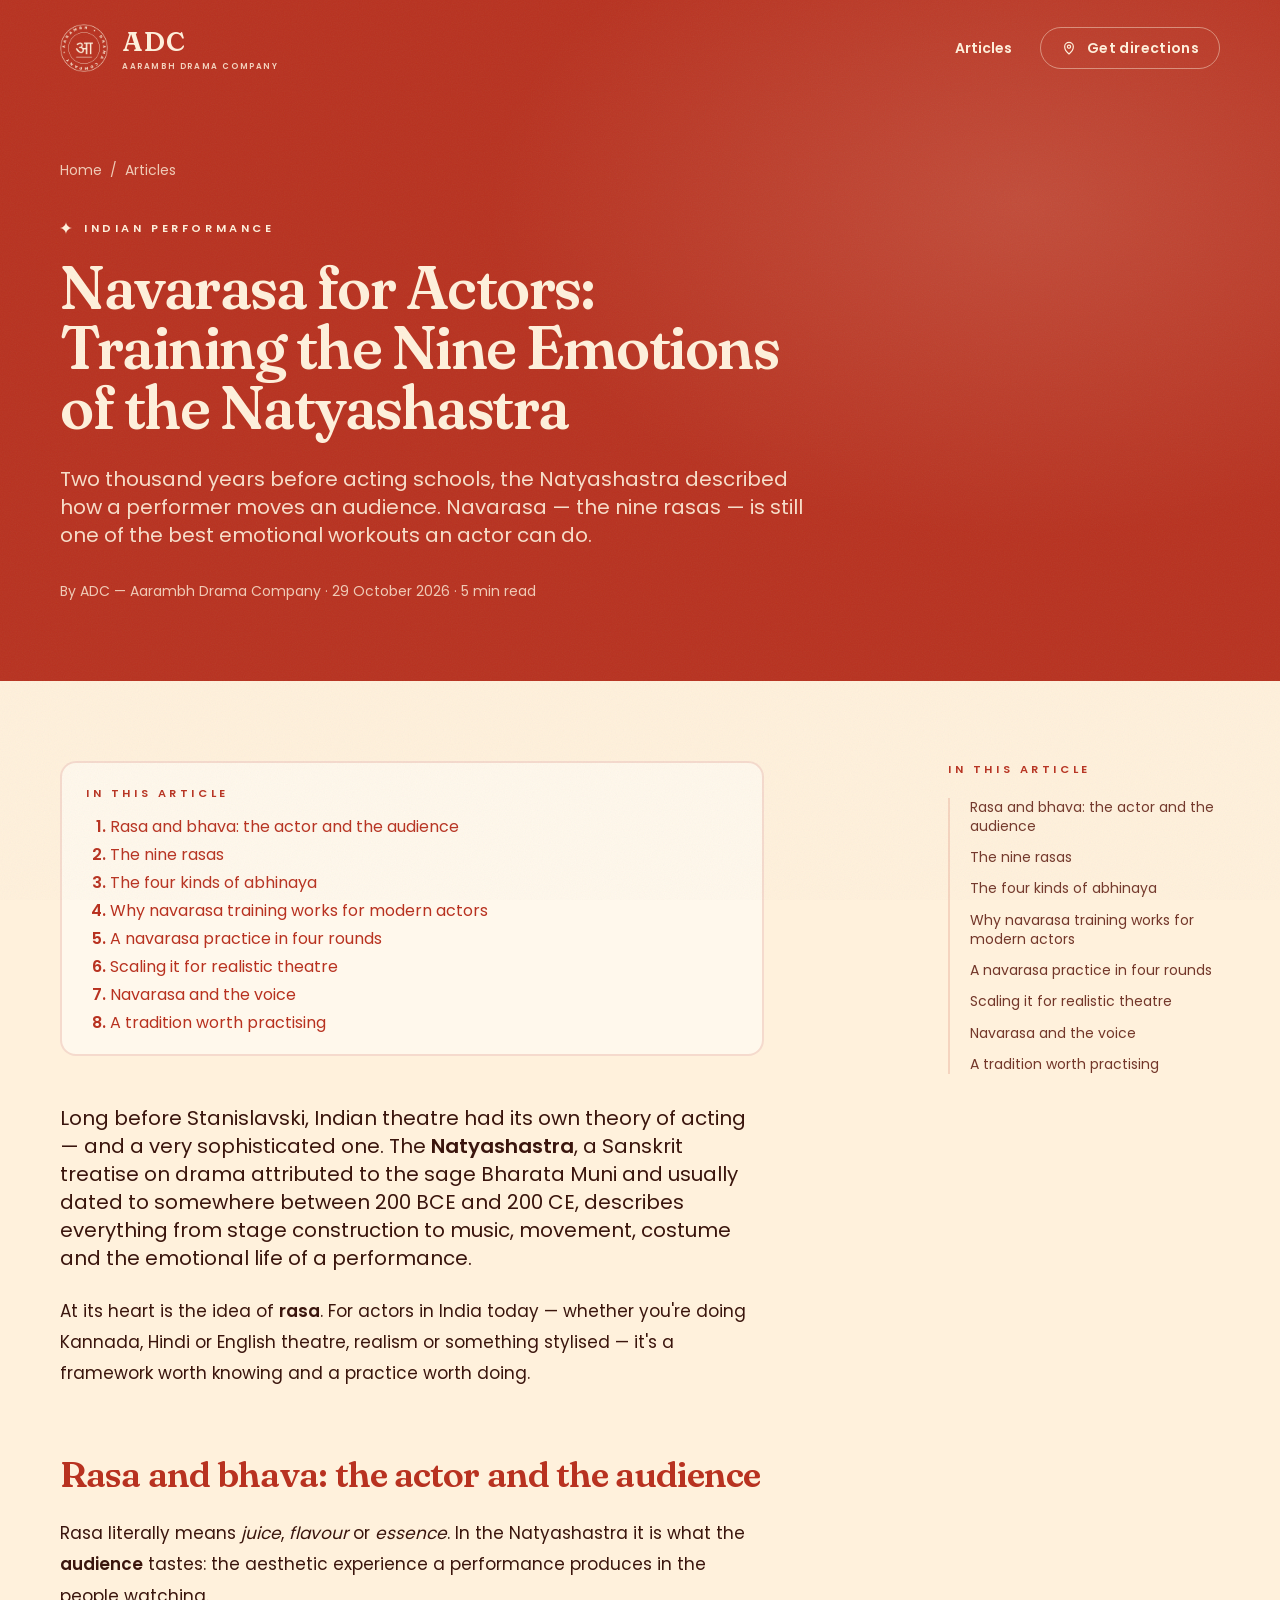
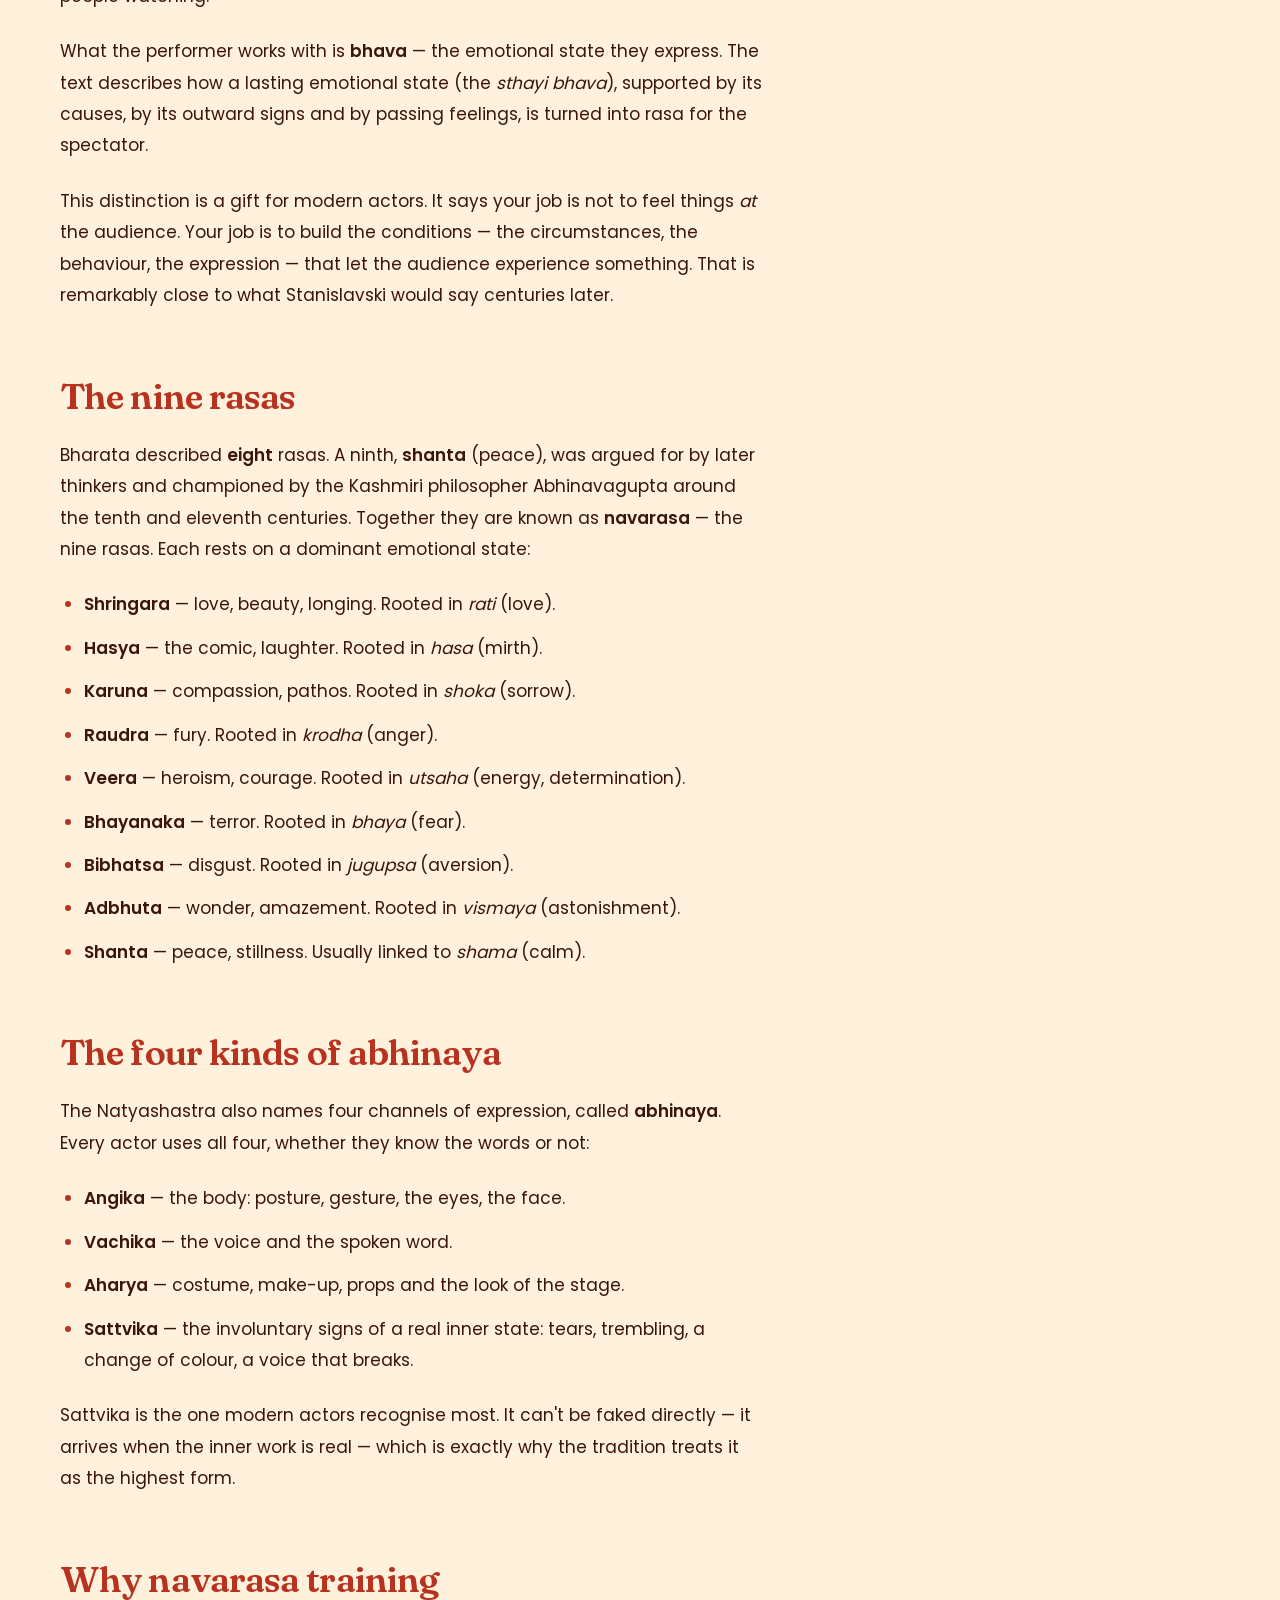
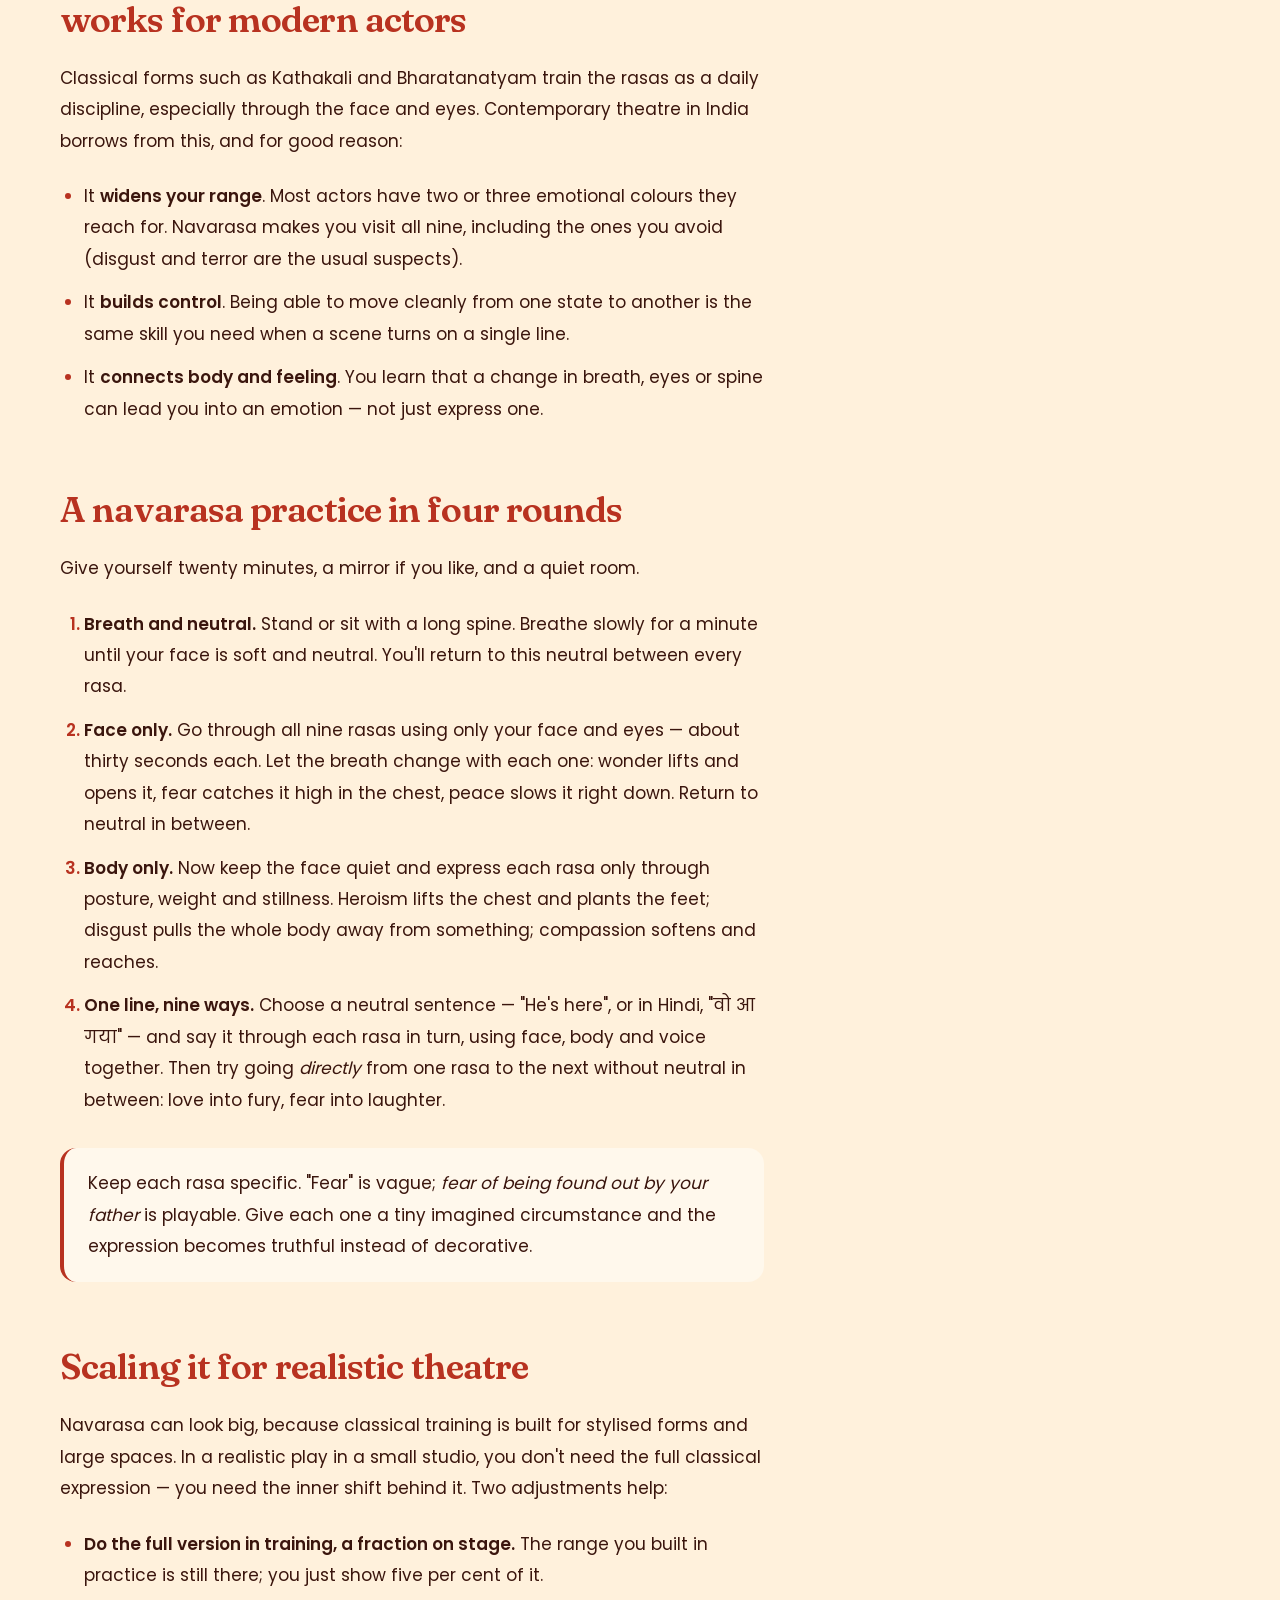
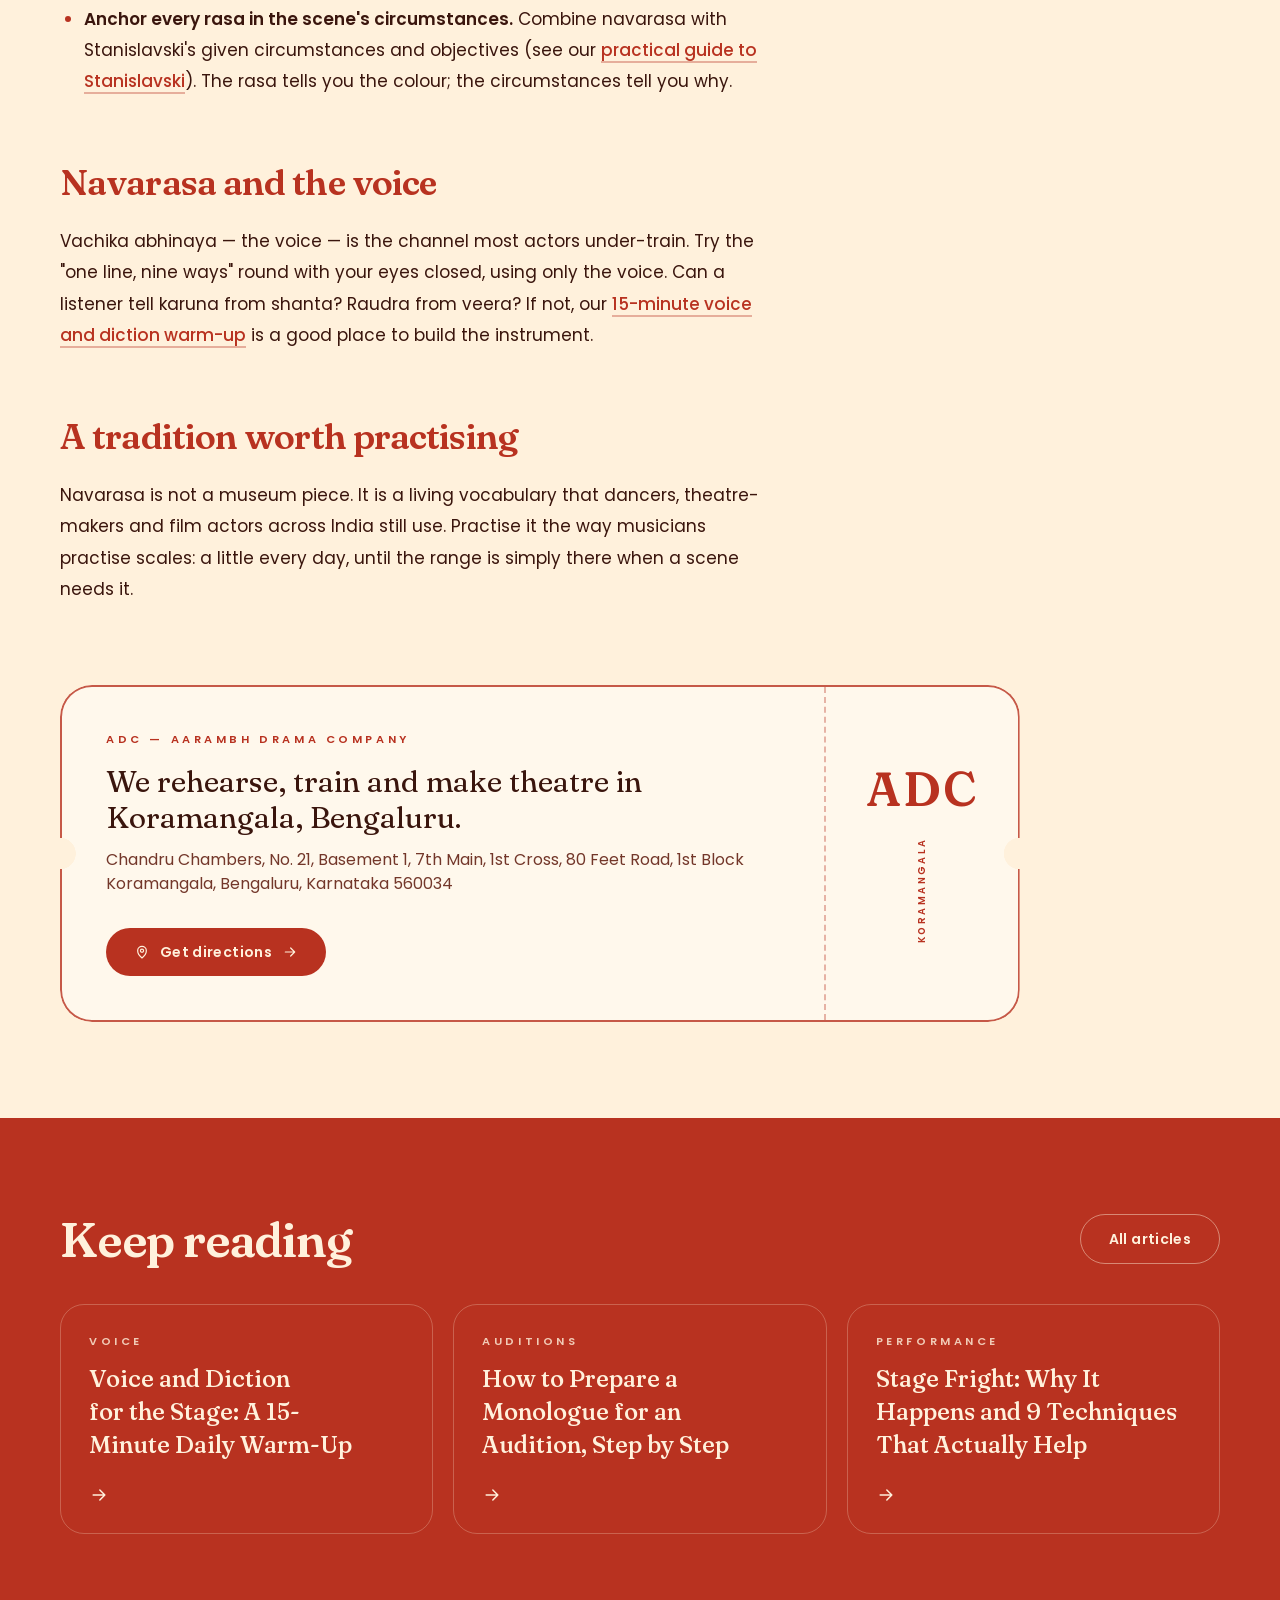
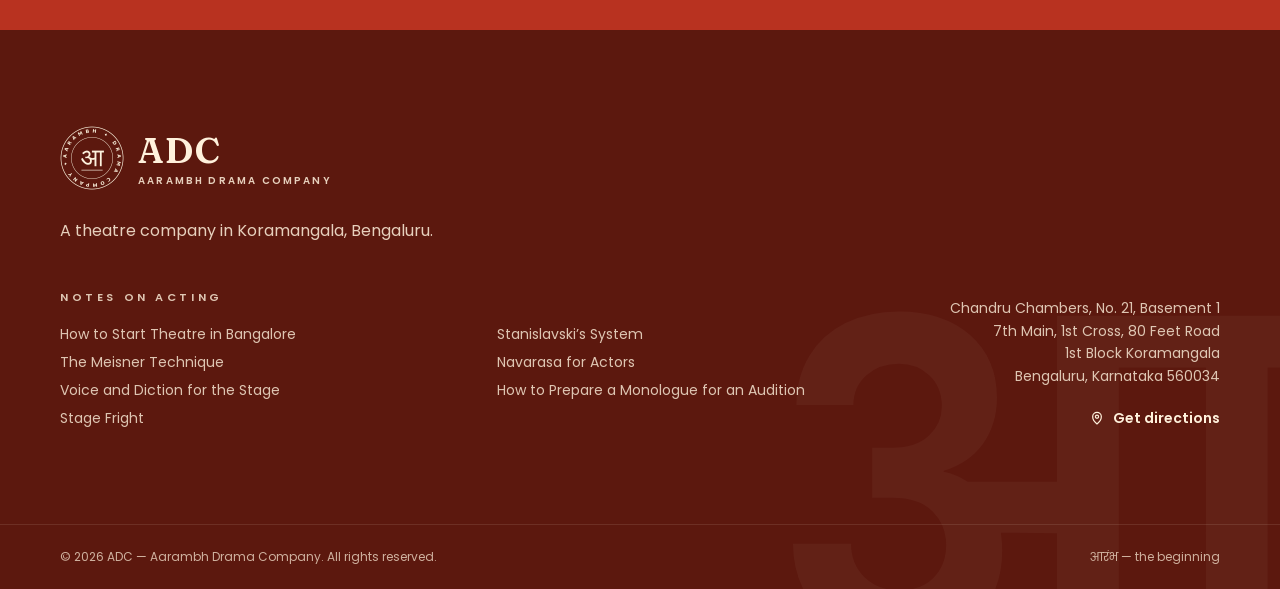
<file: articles/navarasa-nine-emotions-for-actors/index.html>
<!DOCTYPE html><html lang="en-IN" class="__variable_3ef085 __variable_618a02 __variable_d4c8d4"><head><meta charSet="utf-8"/><meta name="viewport" content="width=device-width, initial-scale=1"/><link rel="preload" as="image" href="/icons/seal-small-a58a28ab.webp"/><link rel="stylesheet" href="/_next/static/css/043c0b8f31f2d4df.css" data-precedence="next"/><link rel="preload" as="script" fetchPriority="low" href="/_next/static/chunks/webpack-a25bd75c807cb6f1.js"/><script src="/_next/static/chunks/5b8f0dd8-8df0f8787c39d86d.js" async=""></script><script src="/_next/static/chunks/749-2449f47266f1c728.js" async=""></script><script src="/_next/static/chunks/main-app-c1b3ed4e00259830.js" async=""></script><script src="/_next/static/chunks/411-0c74b40d2d4493ef.js" async=""></script><script src="/_next/static/chunks/app/articles/%5Bslug%5D/page-1b70c1af91ab5791.js" async=""></script><script src="/_next/static/chunks/app/layout-a1c670f8d9400816.js" async=""></script><meta name="theme-color" content="#b83220"/><meta name="color-scheme" content="light"/><title>Navarasa for Actors: Training the Nine Emotions of the Natyashastra | ADC — Aarambh Drama Company</title><meta name="description" content="The nine rasas of Indian performance — what the Natyashastra says, what each rasa means, and a navarasa practice that modern stage actors can use every day."/><meta name="application-name" content="ADC"/><meta name="keywords" content="navarasa,nine rasas,navarasa acting,Natyashastra,rasa and bhava,abhinaya,Indian theatre acting techniques"/><link rel="canonical" href="https://aarambhdrama.com/articles/navarasa-nine-emotions-for-actors/"/><meta name="format-detection" content="telephone=no"/><meta property="og:title" content="Navarasa for Actors: Training the Nine Emotions of the Natyashastra"/><meta property="og:description" content="The nine rasas of Indian performance — what the Natyashastra says, what each rasa means, and a navarasa practice that modern stage actors can use every day."/><meta property="og:url" content="https://aarambhdrama.com/articles/navarasa-nine-emotions-for-actors/"/><meta property="og:type" content="article"/><meta property="article:published_time" content="2026-10-29"/><meta property="article:modified_time" content="2026-10-29"/><meta property="article:author" content="ADC — Aarambh Drama Company"/><meta name="twitter:card" content="summary_large_image"/><meta name="twitter:title" content="Navarasa for Actors: Training the Nine Emotions of the Natyashastra"/><meta name="twitter:description" content="The nine rasas of Indian performance — what the Natyashastra says, what each rasa means, and a navarasa practice that modern stage actors can use every day."/><link rel="icon" href="/icons/favicon-a997895d.ico" sizes="16x16 32x32 48x48"/><link rel="icon" href="/icons/favicon-32-89562ff1.png" sizes="32x32" type="image/png"/><link rel="icon" href="/icons/icon-192-d50f42f9.png" sizes="192x192" type="image/png"/><link rel="apple-touch-icon" href="/icons/apple-touch-icon-299f4fe9.png" sizes="180x180"/><script src="/_next/static/chunks/polyfills-42372ed130431b0a.js" noModule=""></script></head><body class="grain min-h-screen"><a href="#main" class="sr-only z-[80] rounded-full bg-paper px-5 py-3 text-sm font-semibold text-sindoor focus:not-sr-only focus:fixed focus:left-4 focus:top-4">Skip to content</a><header class="fixed inset-x-0 top-0 z-40 text-paper transition-[background-color,box-shadow,backdrop-filter] duration-500 "><div class="shell flex h-[4.5rem] items-center justify-between gap-4 lg:h-24"><a class="-ml-1 rounded-lg p-1" aria-label="ADC — Aarambh Drama Company — home" href="/"><span class="flex items-center gap-3.5"><img src="/icons/seal-small-a58a28ab.webp" alt="" width="256" height="256" class="h-11 w-11 lg:h-12 lg:w-12"/><span class="flex flex-col leading-none"><span class="font-display font-semibold tracking-[0.04em] text-2xl lg:text-[1.7rem]">ADC</span><span class="label mt-1.5 text-paper/85 text-[0.5rem] tracking-[0.2em]">Aarambh Drama Company</span></span></span></a><div class="flex items-center gap-3 sm:gap-7"><a class="text-sm font-semibold underline-offset-[6px] hover:underline" href="/articles/">Articles</a><a href="https://www.google.com/maps/search/?api=1&amp;query=Chandru%20Chambers%2C%20No.%2021%2C%20Basement%201%2C%207th%20Main%2C%201st%20Cross%2C%2080%20Feet%20Road%2C%201st%20Block%20Koramangala%2C%20Bengaluru%2C%20Karnataka%20560034" target="_blank" rel="noopener noreferrer" aria-label="Get directions" class="btn-line !px-3 !py-2.5 max-[400px]:hidden sm:!px-5"><svg viewBox="0 0 24 24" class="h-4 w-4" fill="none" stroke="currentColor" stroke-width="1.8" stroke-linecap="round" stroke-linejoin="round" aria-hidden="true"><path d="M12 21s-6.5-5.6-6.5-11a6.5 6.5 0 0 1 13 0C18.5 15.4 12 21 12 21Z M12 12.4a2.4 2.4 0 1 0 0-4.8 2.4 2.4 0 0 0 0 4.8Z"></path></svg><span class="hidden sm:inline">Get directions</span></a></div></div></header><main id="main"><section class="relative isolate overflow-hidden pt-32 sm:pt-40"><div aria-hidden="true" class="absolute inset-0 -z-10 bg-[radial-gradient(60%_70%_at_80%_30%,rgba(255,236,214,0.14),transparent_70%)]"></div><div class="shell pb-14 sm:pb-20"><nav aria-label="Breadcrumb" class="text-sm text-paper/80"><a class="underline-offset-4 hover:underline" href="/">Home</a><span aria-hidden="true" class="mx-2">/</span><a class="underline-offset-4 hover:underline" href="/articles/">Articles</a></nav><p class="label mt-10 flex items-center gap-3"><svg viewBox="0 0 24 24" class="h-3 w-3 shrink-0" fill="currentColor" aria-hidden="true"><path d="M12 0c.6 6.3 5.7 11.4 12 12-6.3.6-11.4 5.7-12 12-.6-6.3-5.7-11.4-12-12C6.3 11.4 11.4 6.3 12 0Z"></path></svg>Indian performance</p><h1 class="mt-5 max-w-4xl font-display text-4xl font-semibold leading-[1.05] tracking-tight text-balance sm:text-6xl">Navarasa for Actors: Training the Nine Emotions of the Natyashastra</h1><p class="mt-7 max-w-3xl text-lg leading-relaxed text-paper/90 text-pretty sm:text-xl">Two thousand years before acting schools, the Natyashastra described how a performer moves an audience. Navarasa — the nine rasas — is still one of the best emotional workouts an actor can do.</p><p class="mt-8 text-sm text-paper/80">By <!-- -->ADC — Aarambh Drama Company<!-- --> · <time dateTime="2026-10-29">29 October 2026</time> · <!-- -->5<!-- --> min read</p></div></section><section class="bg-paper text-ink"><div class="shell grid gap-12 py-14 sm:py-20 lg:grid-cols-[minmax(0,1fr)_17rem] lg:gap-16"><article class="prose-adc min-w-0 max-w-[44rem]"><nav aria-label="In this article" class="contents-box lg:hidden"><p class="label text-sindoor">In this article</p><ol><li><a href="#rasa-and-bhava-the-actor-and-the-audience">Rasa and bhava: the actor and the audience</a></li><li><a href="#the-nine-rasas">The nine rasas</a></li><li><a href="#the-four-kinds-of-abhinaya">The four kinds of abhinaya</a></li><li><a href="#why-navarasa-training-works-for-modern-actors">Why navarasa training works for modern actors</a></li><li><a href="#a-navarasa-practice-in-four-rounds">A navarasa practice in four rounds</a></li><li><a href="#scaling-it-for-realistic-theatre">Scaling it for realistic theatre</a></li><li><a href="#navarasa-and-the-voice">Navarasa and the voice</a></li><li><a href="#a-tradition-worth-practising">A tradition worth practising</a></li></ol></nav><p>Long before Stanislavski, Indian theatre had its own theory of acting — and a very sophisticated one. The <strong>Natyashastra</strong>, a Sanskrit treatise on drama attributed to the sage Bharata Muni and usually dated to somewhere between 200 BCE and 200 CE, describes everything from stage construction to music, movement, costume and the emotional life of a performance.</p><p>At its heart is the idea of <strong>rasa</strong>. For actors in India today — whether you&#x27;re doing Kannada, Hindi or English theatre, realism or something stylised — it&#x27;s a framework worth knowing and a practice worth doing.</p><h2 id="rasa-and-bhava-the-actor-and-the-audience">Rasa and bhava: the actor and the audience</h2><p>Rasa literally means <em>juice</em>, <em>flavour</em> or <em>essence</em>. In the Natyashastra it is what the <strong>audience</strong> tastes: the aesthetic experience a performance produces in the people watching.</p><p>What the performer works with is <strong>bhava</strong> — the emotional state they express. The text describes how a lasting emotional state (the <em>sthayi bhava</em>), supported by its causes, by its outward signs and by passing feelings, is turned into rasa for the spectator.</p><p>This distinction is a gift for modern actors. It says your job is not to feel things <em>at</em> the audience. Your job is to build the conditions — the circumstances, the behaviour, the expression — that let the audience experience something. That is remarkably close to what Stanislavski would say centuries later.</p><h2 id="the-nine-rasas">The nine rasas</h2><p>Bharata described <strong>eight</strong> rasas. A ninth, <strong>shanta</strong> (peace), was argued for by later thinkers and championed by the Kashmiri philosopher Abhinavagupta around the tenth and eleventh centuries. Together they are known as <strong>navarasa</strong> — the nine rasas. Each rests on a dominant emotional state:</p><ul><li><strong>Shringara</strong> — love, beauty, longing. Rooted in <em>rati</em> (love).</li><li><strong>Hasya</strong> — the comic, laughter. Rooted in <em>hasa</em> (mirth).</li><li><strong>Karuna</strong> — compassion, pathos. Rooted in <em>shoka</em> (sorrow).</li><li><strong>Raudra</strong> — fury. Rooted in <em>krodha</em> (anger).</li><li><strong>Veera</strong> — heroism, courage. Rooted in <em>utsaha</em> (energy, determination).</li><li><strong>Bhayanaka</strong> — terror. Rooted in <em>bhaya</em> (fear).</li><li><strong>Bibhatsa</strong> — disgust. Rooted in <em>jugupsa</em> (aversion).</li><li><strong>Adbhuta</strong> — wonder, amazement. Rooted in <em>vismaya</em> (astonishment).</li><li><strong>Shanta</strong> — peace, stillness. Usually linked to <em>shama</em> (calm).</li></ul><h2 id="the-four-kinds-of-abhinaya">The four kinds of abhinaya</h2><p>The Natyashastra also names four channels of expression, called <strong>abhinaya</strong>. Every actor uses all four, whether they know the words or not:</p><ul><li><strong>Angika</strong> — the body: posture, gesture, the eyes, the face.</li><li><strong>Vachika</strong> — the voice and the spoken word.</li><li><strong>Aharya</strong> — costume, make-up, props and the look of the stage.</li><li><strong>Sattvika</strong> — the involuntary signs of a real inner state: tears, trembling, a change of colour, a voice that breaks.</li></ul><p>Sattvika is the one modern actors recognise most. It can&#x27;t be faked directly — it arrives when the inner work is real — which is exactly why the tradition treats it as the highest form.</p><h2 id="why-navarasa-training-works-for-modern-actors">Why navarasa training works for modern actors</h2><p>Classical forms such as Kathakali and Bharatanatyam train the rasas as a daily discipline, especially through the face and eyes. Contemporary theatre in India borrows from this, and for good reason:</p><ul><li>It <strong>widens your range</strong>. Most actors have two or three emotional colours they reach for. Navarasa makes you visit all nine, including the ones you avoid (disgust and terror are the usual suspects).</li><li>It <strong>builds control</strong>. Being able to move cleanly from one state to another is the same skill you need when a scene turns on a single line.</li><li>It <strong>connects body and feeling</strong>. You learn that a change in breath, eyes or spine can lead you into an emotion — not just express one.</li></ul><h2 id="a-navarasa-practice-in-four-rounds">A navarasa practice in four rounds</h2><p>Give yourself twenty minutes, a mirror if you like, and a quiet room.</p><ol><li><strong>Breath and neutral.</strong> Stand or sit with a long spine. Breathe slowly for a minute until your face is soft and neutral. You&#x27;ll return to this neutral between every rasa.</li><li><strong>Face only.</strong> Go through all nine rasas using only your face and eyes — about thirty seconds each. Let the breath change with each one: wonder lifts and opens it, fear catches it high in the chest, peace slows it right down. Return to neutral in between.</li><li><strong>Body only.</strong> Now keep the face quiet and express each rasa only through posture, weight and stillness. Heroism lifts the chest and plants the feet; disgust pulls the whole body away from something; compassion softens and reaches.</li><li><strong>One line, nine ways.</strong> Choose a neutral sentence — &quot;He&#x27;s here&quot;, or in Hindi, &quot;वो आ गया&quot; — and say it through each rasa in turn, using face, body and voice together. Then try going <em>directly</em> from one rasa to the next without neutral in between: love into fury, fear into laughter.</li></ol><aside class="callout"><p>Keep each rasa specific. &quot;Fear&quot; is vague; <em>fear of being found out by your father</em> is playable. Give each one a tiny imagined circumstance and the expression becomes truthful instead of decorative.</p></aside><h2 id="scaling-it-for-realistic-theatre">Scaling it for realistic theatre</h2><p>Navarasa can look big, because classical training is built for stylised forms and large spaces. In a realistic play in a small studio, you don&#x27;t need the full classical expression — you need the inner shift behind it. Two adjustments help:</p><ul><li><strong>Do the full version in training, a fraction on stage.</strong> The range you built in practice is still there; you just show five per cent of it.</li><li><strong>Anchor every rasa in the scene&#x27;s circumstances.</strong> Combine navarasa with Stanislavski&#x27;s given circumstances and objectives (see our <a href="/articles/stanislavski-system-guide/">practical guide to Stanislavski</a>). The rasa tells you the colour; the circumstances tell you why.</li></ul><h2 id="navarasa-and-the-voice">Navarasa and the voice</h2><p>Vachika abhinaya — the voice — is the channel most actors under-train. Try the &quot;one line, nine ways&quot; round with your eyes closed, using only the voice. Can a listener tell karuna from shanta? Raudra from veera? If not, our <a href="/articles/voice-diction-warm-up-for-stage/">15-minute voice and diction warm-up</a> is a good place to build the instrument.</p><h2 id="a-tradition-worth-practising">A tradition worth practising</h2><p>Navarasa is not a museum piece. It is a living vocabulary that dancers, theatre-makers and film actors across India still use. Practise it the way musicians practise scales: a little every day, until the range is simply there when a scene needs it.</p></article><aside class="hidden lg:block"><div class="sticky top-32"><nav aria-label="In this article"><p class="label text-sindoor">In this article</p><ol class="mt-5 space-y-3 border-l-2 border-sindoor/15 pl-5 text-sm leading-snug text-ink-soft"><li><a href="#rasa-and-bhava-the-actor-and-the-audience" class="hover:text-sindoor">Rasa and bhava: the actor and the audience</a></li><li><a href="#the-nine-rasas" class="hover:text-sindoor">The nine rasas</a></li><li><a href="#the-four-kinds-of-abhinaya" class="hover:text-sindoor">The four kinds of abhinaya</a></li><li><a href="#why-navarasa-training-works-for-modern-actors" class="hover:text-sindoor">Why navarasa training works for modern actors</a></li><li><a href="#a-navarasa-practice-in-four-rounds" class="hover:text-sindoor">A navarasa practice in four rounds</a></li><li><a href="#scaling-it-for-realistic-theatre" class="hover:text-sindoor">Scaling it for realistic theatre</a></li><li><a href="#navarasa-and-the-voice" class="hover:text-sindoor">Navarasa and the voice</a></li><li><a href="#a-tradition-worth-practising" class="hover:text-sindoor">A tradition worth practising</a></li></ol></nav></div></aside></div><div class="shell pb-16 sm:pb-24"><div class="ticket grid max-w-[60rem] rounded-[2rem] border-2 border-sindoor/80 bg-paper-card text-sindoor sm:grid-cols-[1fr_auto]"><div class="p-8 sm:p-11"><p class="label">ADC — Aarambh Drama Company</p><p class="mt-4 font-display text-2xl leading-snug text-ink sm:text-3xl">We rehearse, train and make theatre in Koramangala, Bengaluru.</p><p class="mt-3 text-ink-soft">Chandru Chambers, No. 21, Basement 1, 7th Main, 1st Cross, 80 Feet Road, 1st Block Koramangala, Bengaluru, Karnataka 560034</p><a href="https://www.google.com/maps/search/?api=1&amp;query=Chandru%20Chambers%2C%20No.%2021%2C%20Basement%201%2C%207th%20Main%2C%201st%20Cross%2C%2080%20Feet%20Road%2C%201st%20Block%20Koramangala%2C%20Bengaluru%2C%20Karnataka%20560034" target="_blank" rel="noopener noreferrer" class="btn-sindoor group mt-8"><svg viewBox="0 0 24 24" class="h-4 w-4" fill="none" stroke="currentColor" stroke-width="1.8" stroke-linecap="round" stroke-linejoin="round" aria-hidden="true"><path d="M12 21s-6.5-5.6-6.5-11a6.5 6.5 0 0 1 13 0C18.5 15.4 12 21 12 21Z M12 12.4a2.4 2.4 0 1 0 0-4.8 2.4 2.4 0 0 0 0 4.8Z"></path></svg>Get directions<svg viewBox="0 0 24 24" class="h-4 w-4 transition-transform group-hover:translate-x-1" fill="none" stroke="currentColor" stroke-width="1.8" stroke-linecap="round" stroke-linejoin="round" aria-hidden="true"><path d="M5 12h14 M13 6l6 6-6 6"></path></svg></a></div><div class="flex items-center justify-between gap-6 border-t-2 border-dashed border-sindoor/35 px-8 py-6 sm:flex-col sm:justify-center sm:border-l-2 sm:border-t-0 sm:px-10 sm:py-11"><span class="font-display text-4xl font-semibold tracking-[0.04em] sm:text-5xl">ADC</span><span class="label text-[0.6rem] tracking-[0.26em] sm:rotate-180 sm:[writing-mode:vertical-rl]">Koramangala</span></div></div></div></section><section class="bg-sindoor"><div class="shell py-16 sm:py-24"><div class="flex flex-wrap items-end justify-between gap-6"><h2 class="font-display text-4xl font-semibold tracking-tight sm:text-5xl">Keep reading</h2><a class="btn-line" href="/articles/">All articles</a></div><ul class="mt-10 grid gap-5 md:grid-cols-3"><li><a class="group flex h-full flex-col rounded-[1.5rem] border border-paper/25 p-7 transition hover:border-paper hover:bg-paper/[0.06]" href="/articles/voice-diction-warm-up-for-stage/"><p class="label text-paper/80">Voice</p><p class="mt-3 font-display text-2xl font-medium leading-snug text-balance">Voice and Diction for the Stage: A 15-Minute Daily Warm-Up</p><span class="mt-auto pt-6"><svg viewBox="0 0 24 24" class="h-5 w-5 transition-transform group-hover:translate-x-1" fill="none" stroke="currentColor" stroke-width="1.8" stroke-linecap="round" stroke-linejoin="round" aria-hidden="true"><path d="M5 12h14 M13 6l6 6-6 6"></path></svg></span></a></li><li><a class="group flex h-full flex-col rounded-[1.5rem] border border-paper/25 p-7 transition hover:border-paper hover:bg-paper/[0.06]" href="/articles/how-to-prepare-a-monologue-for-audition/"><p class="label text-paper/80">Auditions</p><p class="mt-3 font-display text-2xl font-medium leading-snug text-balance">How to Prepare a Monologue for an Audition, Step by Step</p><span class="mt-auto pt-6"><svg viewBox="0 0 24 24" class="h-5 w-5 transition-transform group-hover:translate-x-1" fill="none" stroke="currentColor" stroke-width="1.8" stroke-linecap="round" stroke-linejoin="round" aria-hidden="true"><path d="M5 12h14 M13 6l6 6-6 6"></path></svg></span></a></li><li><a class="group flex h-full flex-col rounded-[1.5rem] border border-paper/25 p-7 transition hover:border-paper hover:bg-paper/[0.06]" href="/articles/stage-fright-techniques-for-actors/"><p class="label text-paper/80">Performance</p><p class="mt-3 font-display text-2xl font-medium leading-snug text-balance">Stage Fright: Why It Happens and 9 Techniques That Actually Help</p><span class="mt-auto pt-6"><svg viewBox="0 0 24 24" class="h-5 w-5 transition-transform group-hover:translate-x-1" fill="none" stroke="currentColor" stroke-width="1.8" stroke-linecap="round" stroke-linejoin="round" aria-hidden="true"><path d="M5 12h14 M13 6l6 6-6 6"></path></svg></span></a></li></ul></div></section><script type="application/ld+json">{"@context":"https://schema.org","@graph":[{"@type":"Article","@id":"https://aarambhdrama.com/articles/navarasa-nine-emotions-for-actors/#article","headline":"Navarasa for Actors: Training the Nine Emotions of the Natyashastra","description":"The nine rasas of Indian performance — what the Natyashastra says, what each rasa means, and a navarasa practice that modern stage actors can use every day.","image":"https://aarambhdrama.com/icons/og-814fcd40.png","datePublished":"2026-10-29","dateModified":"2026-10-29","inLanguage":"en-IN","keywords":"navarasa, nine rasas, navarasa acting, Natyashastra, rasa and bhava, abhinaya, Indian theatre acting techniques","mainEntityOfPage":"https://aarambhdrama.com/articles/navarasa-nine-emotions-for-actors/","author":{"@type":"Organization","@id":"https://aarambhdrama.com/#company","name":"Aarambh Drama Company","url":"https://aarambhdrama.com/"},"publisher":{"@id":"https://aarambhdrama.com/#company"},"isPartOf":{"@id":"https://aarambhdrama.com/#website"}},{"@type":"BreadcrumbList","itemListElement":[{"@type":"ListItem","position":1,"name":"Home","item":"https://aarambhdrama.com/"},{"@type":"ListItem","position":2,"name":"Articles","item":"https://aarambhdrama.com/articles/"},{"@type":"ListItem","position":3,"name":"Navarasa for Actors: Training the Nine Emotions of the Natyashastra","item":"https://aarambhdrama.com/articles/navarasa-nine-emotions-for-actors/"}]}]}</script></main><footer class="relative isolate overflow-hidden bg-sindoor-dark text-paper"><p aria-hidden="true" lang="hi" class="pointer-events-none absolute -bottom-[0.32em] right-[-0.06em] -z-10 select-none font-sans text-[22rem] font-semibold leading-none text-paper/[0.04] sm:text-[30rem]">आ</p><div class="shell grid gap-12 py-20 sm:py-24 lg:grid-cols-[1fr_auto] lg:items-end"><div><span class="flex items-center gap-3.5"><img src="/icons/seal-small-a58a28ab.webp" alt="" width="256" height="256" class="h-16 w-16"/><span class="flex flex-col leading-none"><span class="font-display font-semibold tracking-[0.04em] text-4xl">ADC</span><span class="label mt-1.5 text-paper/85 text-[0.62rem] tracking-[0.22em]">Aarambh Drama Company</span></span></span><p class="mt-7 max-w-sm leading-relaxed text-paper/85">A theatre company in Koramangala, Bengaluru.</p><nav aria-label="Articles" class="mt-10"><a class="label text-paper/80 hover:text-paper" href="/articles/">Notes on acting</a><ul class="mt-4 grid gap-x-8 gap-y-2 text-sm text-paper/80 sm:grid-cols-2"><li><a class="underline-offset-4 hover:text-paper hover:underline" href="/articles/start-theatre-in-bangalore-beginners-guide/">How to Start Theatre in Bangalore</a></li><li><a class="underline-offset-4 hover:text-paper hover:underline" href="/articles/stanislavski-system-guide/">Stanislavski’s System</a></li><li><a class="underline-offset-4 hover:text-paper hover:underline" href="/articles/meisner-technique-repetition-exercise/">The Meisner Technique</a></li><li><a class="underline-offset-4 hover:text-paper hover:underline" href="/articles/navarasa-nine-emotions-for-actors/">Navarasa for Actors</a></li><li><a class="underline-offset-4 hover:text-paper hover:underline" href="/articles/voice-diction-warm-up-for-stage/">Voice and Diction for the Stage</a></li><li><a class="underline-offset-4 hover:text-paper hover:underline" href="/articles/how-to-prepare-a-monologue-for-audition/">How to Prepare a Monologue for an Audition</a></li><li><a class="underline-offset-4 hover:text-paper hover:underline" href="/articles/stage-fright-techniques-for-actors/">Stage Fright</a></li></ul></nav></div><div class="flex flex-col gap-5 lg:items-end"><address class="text-sm not-italic leading-relaxed text-paper/80 lg:text-right"><span class="block">Chandru Chambers, No. 21, Basement 1</span><span class="block">7th Main, 1st Cross, 80 Feet Road</span><span class="block">1st Block Koramangala</span><span class="block">Bengaluru, Karnataka 560034</span></address><a href="https://www.google.com/maps/search/?api=1&amp;query=Chandru%20Chambers%2C%20No.%2021%2C%20Basement%201%2C%207th%20Main%2C%201st%20Cross%2C%2080%20Feet%20Road%2C%201st%20Block%20Koramangala%2C%20Bengaluru%2C%20Karnataka%20560034" target="_blank" rel="noopener noreferrer" class="inline-flex items-center gap-2 text-sm font-semibold underline-offset-4 hover:underline"><svg viewBox="0 0 24 24" class="h-4 w-4" fill="none" stroke="currentColor" stroke-width="1.8" stroke-linecap="round" stroke-linejoin="round" aria-hidden="true"><path d="M12 21s-6.5-5.6-6.5-11a6.5 6.5 0 0 1 13 0C18.5 15.4 12 21 12 21Z M12 12.4a2.4 2.4 0 1 0 0-4.8 2.4 2.4 0 0 0 0 4.8Z"></path></svg>Get directions</a></div></div><div class="border-t border-paper/10"><div class="shell flex flex-col gap-2 py-6 text-xs text-paper/70 sm:flex-row sm:items-center sm:justify-between"><p>© <!-- -->2026<!-- --> <!-- -->ADC — Aarambh Drama Company<!-- -->. All rights reserved.</p><p><span lang="hi">आरंभ</span> — the beginning</p></div></div></footer><script type="application/ld+json">{"@context":"https://schema.org","@type":"TheaterGroup","@id":"https://aarambhdrama.com/#company","name":"Aarambh Drama Company","alternateName":"ADC","url":"https://aarambhdrama.com/","logo":"https://aarambhdrama.com/icons/logo-512-22fb78ce.png","image":"https://aarambhdrama.com/icons/og-814fcd40.png","description":"ADC (Aarambh Drama Company) is a theatre company in Koramangala, Bengaluru — rehearsing, training and making theatre.","address":{"@type":"PostalAddress","streetAddress":"Chandru Chambers, No. 21, Basement 1, 7th Main, 1st Cross, 80 Feet Road, 1st Block Koramangala","addressLocality":"Bengaluru","addressRegion":"Karnataka","postalCode":"560034","addressCountry":"IN"}}</script><script type="application/ld+json">{"@context":"https://schema.org","@type":"WebSite","@id":"https://aarambhdrama.com/#website","name":"ADC","alternateName":["Aarambh Drama Company","ADC — Aarambh Drama Company"],"url":"https://aarambhdrama.com/","inLanguage":"en-IN","publisher":{"@id":"https://aarambhdrama.com/#company"}}</script><script src="/_next/static/chunks/webpack-a25bd75c807cb6f1.js" async=""></script><script>(self.__next_f=self.__next_f||[]).push([0]);self.__next_f.push([2,null])</script><script>self.__next_f.push([1,"1:HL[\"/_next/static/css/043c0b8f31f2d4df.css\",\"style\"]\n"])</script><script>self.__next_f.push([1,"2:I[6608,[],\"\"]\n4:I[5411,[\"411\",\"static/chunks/411-0c74b40d2d4493ef.js\",\"83\",\"static/chunks/app/articles/%5Bslug%5D/page-1b70c1af91ab5791.js\"],\"\"]\n6:I[2728,[],\"\"]\n8:I[9836,[],\"\"]\n9:I[9916,[\"411\",\"static/chunks/411-0c74b40d2d4493ef.js\",\"185\",\"static/chunks/app/layout-a1c670f8d9400816.js\"],\"Header\"]\nb:I[8907,[],\"\"]\n5:T58e,{\"@context\":\"https://schema.org\",\"@graph\":[{\"@type\":\"Article\",\"@id\":\"https://aarambhdrama.com/articles/navarasa-nine-emotions-for-actors/#article\",\"headline\":\"Navarasa for Actors: Training the Nine Emotions of the Natyashastra\",\"description\":\"The nine rasas of Indian performance — what the Natyashastra says, what each rasa means, and a navarasa practice that modern stage actors can use every day.\",\"image\":\"https://aarambhdrama.com/icons/og-814fcd40.png\",\"datePublished\":\"2026-10-29\",\"dateModified\":\"2026-10-29\",\"inLanguage\":\"en-IN\",\"keywords\":\"navarasa, nine rasas, navarasa acting, Natyashastra, rasa and bhava, abhinaya, Indian theatre acting techniques\",\"mainEntityOfPage\":\"https://aarambhdrama.com/articles/navarasa-nine-emotions-for-actors/\",\"author\":{\"@type\":\"Organization\",\"@id\":\"https://aarambhdrama.com/#company\",\"name\":\"Aarambh Drama Company\",\"url\":\"https://aarambhdrama.com/\"},\"publisher\":{\"@id\":\"https://aarambhdrama.com/#company\"},\"isPartOf\":{\"@id\":\"https://aarambhdrama.com/#website\"}},{\"@type\":\"BreadcrumbList\",\"itemListElement\":[{\"@type\":\"ListItem\",\"position\":1,\"name\":\"Home\",\"item\":\"https://aarambhdrama.com/\"},{\"@type\":\"ListItem\",\"position\":2,\"name\":\"Articles\",\"item\":\"https://aarambhdrama.com/articles/\"},{\"@type\":\"ListItem\",\"position\":3,\"name\":\"Navarasa for Actors: Training the Nine Emotions of the Natyashastra\",\"item\":\"https://aarambhdrama.com/articles/navarasa-nine-emotions-for-actors/\"}]}]}7:[\"slug\",\"navarasa-nine-emotions-for-actors\",\"d\"]\nc:[]\n"])</script><script>self.__next_f.push([1,"0:[\"$\",\"$L2\",null,{\"buildId\":\"cTDYezdDyj8DPv9pL1llV\",\"assetPrefix\":\"\",\"urlParts\":[\"\",\"articles\",\"navarasa-nine-emotions-for-actors\",\"\"],\"initialTree\":[\"\",{\"children\":[\"articles\",{\"children\":[[\"slug\",\"navarasa-nine-emotions-for-actors\",\"d\"],{\"children\":[\"__PAGE__?{\\\"slug\\\":\\\"navarasa-nine-emotions-for-actors\\\"}\",{}]}]}]},\"$undefined\",\"$undefined\",true],\"initialSeedData\":[\"\",{\"children\":[\"articles\",{\"children\":[[\"slug\",\"navarasa-nine-emotions-for-actors\",\"d\"],{\"children\":[\"__PAGE__\",{},[[\"$L3\",[[\"$\",\"section\",null,{\"className\":\"relative isolate overflow-hidden pt-32 sm:pt-40\",\"children\":[[\"$\",\"div\",null,{\"aria-hidden\":true,\"className\":\"absolute inset-0 -z-10 bg-[radial-gradient(60%_70%_at_80%_30%,rgba(255,236,214,0.14),transparent_70%)]\"}],[\"$\",\"div\",null,{\"className\":\"shell pb-14 sm:pb-20\",\"children\":[[\"$\",\"nav\",null,{\"aria-label\":\"Breadcrumb\",\"className\":\"text-sm text-paper/80\",\"children\":[[\"$\",\"$L4\",null,{\"href\":\"/\",\"className\":\"underline-offset-4 hover:underline\",\"children\":\"Home\"}],[\"$\",\"span\",null,{\"aria-hidden\":true,\"className\":\"mx-2\",\"children\":\"/\"}],[\"$\",\"$L4\",null,{\"href\":\"/articles/\",\"className\":\"underline-offset-4 hover:underline\",\"children\":\"Articles\"}]]}],[\"$\",\"p\",null,{\"className\":\"label mt-10 flex items-center gap-3\",\"children\":[[\"$\",\"svg\",null,{\"viewBox\":\"0 0 24 24\",\"className\":\"h-3 w-3 shrink-0\",\"fill\":\"currentColor\",\"aria-hidden\":true,\"children\":[\"$\",\"path\",null,{\"d\":\"M12 0c.6 6.3 5.7 11.4 12 12-6.3.6-11.4 5.7-12 12-.6-6.3-5.7-11.4-12-12C6.3 11.4 11.4 6.3 12 0Z\"}]}],\"Indian performance\"]}],[\"$\",\"h1\",null,{\"className\":\"mt-5 max-w-4xl font-display text-4xl font-semibold leading-[1.05] tracking-tight text-balance sm:text-6xl\",\"children\":\"Navarasa for Actors: Training the Nine Emotions of the Natyashastra\"}],[\"$\",\"p\",null,{\"className\":\"mt-7 max-w-3xl text-lg leading-relaxed text-paper/90 text-pretty sm:text-xl\",\"children\":\"Two thousand years before acting schools, the Natyashastra described how a performer moves an audience. Navarasa — the nine rasas — is still one of the best emotional workouts an actor can do.\"}],[\"$\",\"p\",null,{\"className\":\"mt-8 text-sm text-paper/80\",\"children\":[\"By \",\"ADC — Aarambh Drama Company\",\" · \",[\"$\",\"time\",null,{\"dateTime\":\"2026-10-29\",\"children\":\"29 October 2026\"}],\" · \",5,\" min read\"]}]]}]]}],[\"$\",\"section\",null,{\"className\":\"bg-paper text-ink\",\"children\":[[\"$\",\"div\",null,{\"className\":\"shell grid gap-12 py-14 sm:py-20 lg:grid-cols-[minmax(0,1fr)_17rem] lg:gap-16\",\"children\":[[\"$\",\"article\",null,{\"className\":\"prose-adc min-w-0 max-w-[44rem]\",\"children\":[[\"$\",\"nav\",null,{\"aria-label\":\"In this article\",\"className\":\"contents-box lg:hidden\",\"children\":[[\"$\",\"p\",null,{\"className\":\"label text-sindoor\",\"children\":\"In this article\"}],[\"$\",\"ol\",null,{\"children\":[[\"$\",\"li\",\"rasa-and-bhava-the-actor-and-the-audience\",{\"children\":[\"$\",\"a\",null,{\"href\":\"#rasa-and-bhava-the-actor-and-the-audience\",\"children\":\"Rasa and bhava: the actor and the audience\"}]}],[\"$\",\"li\",\"the-nine-rasas\",{\"children\":[\"$\",\"a\",null,{\"href\":\"#the-nine-rasas\",\"children\":\"The nine rasas\"}]}],[\"$\",\"li\",\"the-four-kinds-of-abhinaya\",{\"children\":[\"$\",\"a\",null,{\"href\":\"#the-four-kinds-of-abhinaya\",\"children\":\"The four kinds of abhinaya\"}]}],[\"$\",\"li\",\"why-navarasa-training-works-for-modern-actors\",{\"children\":[\"$\",\"a\",null,{\"href\":\"#why-navarasa-training-works-for-modern-actors\",\"children\":\"Why navarasa training works for modern actors\"}]}],[\"$\",\"li\",\"a-navarasa-practice-in-four-rounds\",{\"children\":[\"$\",\"a\",null,{\"href\":\"#a-navarasa-practice-in-four-rounds\",\"children\":\"A navarasa practice in four rounds\"}]}],[\"$\",\"li\",\"scaling-it-for-realistic-theatre\",{\"children\":[\"$\",\"a\",null,{\"href\":\"#scaling-it-for-realistic-theatre\",\"children\":\"Scaling it for realistic theatre\"}]}],[\"$\",\"li\",\"navarasa-and-the-voice\",{\"children\":[\"$\",\"a\",null,{\"href\":\"#navarasa-and-the-voice\",\"children\":\"Navarasa and the voice\"}]}],[\"$\",\"li\",\"a-tradition-worth-practising\",{\"children\":[\"$\",\"a\",null,{\"href\":\"#a-tradition-worth-practising\",\"children\":\"A tradition worth practising\"}]}]]}]]}],[[\"$\",\"p\",\"b0\",{\"children\":[\"Long before Stanislavski, Indian theatre had its own theory of acting — and a very sophisticated one. The \",[\"$\",\"strong\",\"b0-1\",{\"children\":\"Natyashastra\"}],\", a Sanskrit treatise on drama attributed to the sage Bharata Muni and usually dated to somewhere between 200 BCE and 200 CE, describes everything from stage construction to music, movement, costume and the emotional life of a performance.\"]}],[\"$\",\"p\",\"b1\",{\"children\":[\"At its heart is the idea of \",[\"$\",\"strong\",\"b1-1\",{\"children\":\"rasa\"}],\". For actors in India today — whether you're doing Kannada, Hindi or English theatre, realism or something stylised — it's a framework worth knowing and a practice worth doing.\"]}],[\"$\",\"h2\",\"b2\",{\"id\":\"rasa-and-bhava-the-actor-and-the-audience\",\"children\":[\"Rasa and bhava: the actor and the audience\"]}],[\"$\",\"p\",\"b3\",{\"children\":[\"Rasa literally means \",[\"$\",\"em\",\"b3-1\",{\"children\":\"juice\"}],\", \",[\"$\",\"em\",\"b3-3\",{\"children\":\"flavour\"}],\" or \",[\"$\",\"em\",\"b3-5\",{\"children\":\"essence\"}],\". In the Natyashastra it is what the \",[\"$\",\"strong\",\"b3-7\",{\"children\":\"audience\"}],\" tastes: the aesthetic experience a performance produces in the people watching.\"]}],[\"$\",\"p\",\"b4\",{\"children\":[\"What the performer works with is \",[\"$\",\"strong\",\"b4-1\",{\"children\":\"bhava\"}],\" — the emotional state they express. The text describes how a lasting emotional state (the \",[\"$\",\"em\",\"b4-3\",{\"children\":\"sthayi bhava\"}],\"), supported by its causes, by its outward signs and by passing feelings, is turned into rasa for the spectator.\"]}],[\"$\",\"p\",\"b5\",{\"children\":[\"This distinction is a gift for modern actors. It says your job is not to feel things \",[\"$\",\"em\",\"b5-1\",{\"children\":\"at\"}],\" the audience. Your job is to build the conditions — the circumstances, the behaviour, the expression — that let the audience experience something. That is remarkably close to what Stanislavski would say centuries later.\"]}],[\"$\",\"h2\",\"b6\",{\"id\":\"the-nine-rasas\",\"children\":[\"The nine rasas\"]}],[\"$\",\"p\",\"b7\",{\"children\":[\"Bharata described \",[\"$\",\"strong\",\"b7-1\",{\"children\":\"eight\"}],\" rasas. A ninth, \",[\"$\",\"strong\",\"b7-3\",{\"children\":\"shanta\"}],\" (peace), was argued for by later thinkers and championed by the Kashmiri philosopher Abhinavagupta around the tenth and eleventh centuries. Together they are known as \",[\"$\",\"strong\",\"b7-5\",{\"children\":\"navarasa\"}],\" — the nine rasas. Each rests on a dominant emotional state:\"]}],[\"$\",\"ul\",\"b8\",{\"children\":[[\"$\",\"li\",\"0\",{\"children\":[\"\",[\"$\",\"strong\",\"b8-0-1\",{\"children\":\"Shringara\"}],\" — love, beauty, longing. Rooted in \",[\"$\",\"em\",\"b8-0-3\",{\"children\":\"rati\"}],\" (love).\"]}],[\"$\",\"li\",\"1\",{\"children\":[\"\",[\"$\",\"strong\",\"b8-1-1\",{\"children\":\"Hasya\"}],\" — the comic, laughter. Rooted in \",[\"$\",\"em\",\"b8-1-3\",{\"children\":\"hasa\"}],\" (mirth).\"]}],[\"$\",\"li\",\"2\",{\"children\":[\"\",[\"$\",\"strong\",\"b8-2-1\",{\"children\":\"Karuna\"}],\" — compassion, pathos. Rooted in \",[\"$\",\"em\",\"b8-2-3\",{\"children\":\"shoka\"}],\" (sorrow).\"]}],[\"$\",\"li\",\"3\",{\"children\":[\"\",[\"$\",\"strong\",\"b8-3-1\",{\"children\":\"Raudra\"}],\" — fury. Rooted in \",[\"$\",\"em\",\"b8-3-3\",{\"children\":\"krodha\"}],\" (anger).\"]}],[\"$\",\"li\",\"4\",{\"children\":[\"\",[\"$\",\"strong\",\"b8-4-1\",{\"children\":\"Veera\"}],\" — heroism, courage. Rooted in \",[\"$\",\"em\",\"b8-4-3\",{\"children\":\"utsaha\"}],\" (energy, determination).\"]}],[\"$\",\"li\",\"5\",{\"children\":[\"\",[\"$\",\"strong\",\"b8-5-1\",{\"children\":\"Bhayanaka\"}],\" — terror. Rooted in \",[\"$\",\"em\",\"b8-5-3\",{\"children\":\"bhaya\"}],\" (fear).\"]}],[\"$\",\"li\",\"6\",{\"children\":[\"\",[\"$\",\"strong\",\"b8-6-1\",{\"children\":\"Bibhatsa\"}],\" — disgust. Rooted in \",[\"$\",\"em\",\"b8-6-3\",{\"children\":\"jugupsa\"}],\" (aversion).\"]}],[\"$\",\"li\",\"7\",{\"children\":[\"\",[\"$\",\"strong\",\"b8-7-1\",{\"children\":\"Adbhuta\"}],\" — wonder, amazement. Rooted in \",[\"$\",\"em\",\"b8-7-3\",{\"children\":\"vismaya\"}],\" (astonishment).\"]}],[\"$\",\"li\",\"8\",{\"children\":[\"\",[\"$\",\"strong\",\"b8-8-1\",{\"children\":\"Shanta\"}],\" — peace, stillness. Usually linked to \",[\"$\",\"em\",\"b8-8-3\",{\"children\":\"shama\"}],\" (calm).\"]}]]}],[\"$\",\"h2\",\"b9\",{\"id\":\"the-four-kinds-of-abhinaya\",\"children\":[\"The four kinds of abhinaya\"]}],[\"$\",\"p\",\"b10\",{\"children\":[\"The Natyashastra also names four channels of expression, called \",[\"$\",\"strong\",\"b10-1\",{\"children\":\"abhinaya\"}],\". Every actor uses all four, whether they know the words or not:\"]}],[\"$\",\"ul\",\"b11\",{\"children\":[[\"$\",\"li\",\"0\",{\"children\":[\"\",[\"$\",\"strong\",\"b11-0-1\",{\"children\":\"Angika\"}],\" — the body: posture, gesture, the eyes, the face.\"]}],[\"$\",\"li\",\"1\",{\"children\":[\"\",[\"$\",\"strong\",\"b11-1-1\",{\"children\":\"Vachika\"}],\" — the voice and the spoken word.\"]}],[\"$\",\"li\",\"2\",{\"children\":[\"\",[\"$\",\"strong\",\"b11-2-1\",{\"children\":\"Aharya\"}],\" — costume, make-up, props and the look of the stage.\"]}],[\"$\",\"li\",\"3\",{\"children\":[\"\",[\"$\",\"strong\",\"b11-3-1\",{\"children\":\"Sattvika\"}],\" — the involuntary signs of a real inner state: tears, trembling, a change of colour, a voice that breaks.\"]}]]}],[\"$\",\"p\",\"b12\",{\"children\":[\"Sattvika is the one modern actors recognise most. It can't be faked directly — it arrives when the inner work is real — which is exactly why the tradition treats it as the highest form.\"]}],[\"$\",\"h2\",\"b13\",{\"id\":\"why-navarasa-training-works-for-modern-actors\",\"children\":[\"Why navarasa training works for modern actors\"]}],[\"$\",\"p\",\"b14\",{\"children\":[\"Classical forms such as Kathakali and Bharatanatyam train the rasas as a daily discipline, especially through the face and eyes. Contemporary theatre in India borrows from this, and for good reason:\"]}],[\"$\",\"ul\",\"b15\",{\"children\":[[\"$\",\"li\",\"0\",{\"children\":[\"It \",[\"$\",\"strong\",\"b15-0-1\",{\"children\":\"widens your range\"}],\". Most actors have two or three emotional colours they reach for. Navarasa makes you visit all nine, including the ones you avoid (disgust and terror are the usual suspects).\"]}],[\"$\",\"li\",\"1\",{\"children\":[\"It \",[\"$\",\"strong\",\"b15-1-1\",{\"children\":\"builds control\"}],\". Being able to move cleanly from one state to another is the same skill you need when a scene turns on a single line.\"]}],[\"$\",\"li\",\"2\",{\"children\":[\"It \",[\"$\",\"strong\",\"b15-2-1\",{\"children\":\"connects body and feeling\"}],\". You learn that a change in breath, eyes or spine can lead you into an emotion — not just express one.\"]}]]}],[\"$\",\"h2\",\"b16\",{\"id\":\"a-navarasa-practice-in-four-rounds\",\"children\":[\"A navarasa practice in four rounds\"]}],[\"$\",\"p\",\"b17\",{\"children\":[\"Give yourself twenty minutes, a mirror if you like, and a quiet room.\"]}],[\"$\",\"ol\",\"b18\",{\"children\":[[\"$\",\"li\",\"0\",{\"children\":[\"\",[\"$\",\"strong\",\"b18-0-1\",{\"children\":\"Breath and neutral.\"}],\" Stand or sit with a long spine. Breathe slowly for a minute until your face is soft and neutral. You'll return to this neutral between every rasa.\"]}],[\"$\",\"li\",\"1\",{\"children\":[\"\",[\"$\",\"strong\",\"b18-1-1\",{\"children\":\"Face only.\"}],\" Go through all nine rasas using only your face and eyes — about thirty seconds each. Let the breath change with each one: wonder lifts and opens it, fear catches it high in the chest, peace slows it right down. Return to neutral in between.\"]}],[\"$\",\"li\",\"2\",{\"children\":[\"\",[\"$\",\"strong\",\"b18-2-1\",{\"children\":\"Body only.\"}],\" Now keep the face quiet and express each rasa only through posture, weight and stillness. Heroism lifts the chest and plants the feet; disgust pulls the whole body away from something; compassion softens and reaches.\"]}],[\"$\",\"li\",\"3\",{\"children\":[\"\",[\"$\",\"strong\",\"b18-3-1\",{\"children\":\"One line, nine ways.\"}],\" Choose a neutral sentence — \\\"He's here\\\", or in Hindi, \\\"वो आ गया\\\" — and say it through each rasa in turn, using face, body and voice together. Then try going \",[\"$\",\"em\",\"b18-3-3\",{\"children\":\"directly\"}],\" from one rasa to the next without neutral in between: love into fury, fear into laughter.\"]}]]}],[\"$\",\"aside\",\"b19\",{\"className\":\"callout\",\"children\":[\"$\",\"p\",null,{\"children\":[\"Keep each rasa specific. \\\"Fear\\\" is vague; \",[\"$\",\"em\",\"b19-1\",{\"children\":\"fear of being found out by your father\"}],\" is playable. Give each one a tiny imagined circumstance and the expression becomes truthful instead of decorative.\"]}]}],[\"$\",\"h2\",\"b20\",{\"id\":\"scaling-it-for-realistic-theatre\",\"children\":[\"Scaling it for realistic theatre\"]}],[\"$\",\"p\",\"b21\",{\"children\":[\"Navarasa can look big, because classical training is built for stylised forms and large spaces. In a realistic play in a small studio, you don't need the full classical expression — you need the inner shift behind it. Two adjustments help:\"]}],[\"$\",\"ul\",\"b22\",{\"children\":[[\"$\",\"li\",\"0\",{\"children\":[\"\",[\"$\",\"strong\",\"b22-0-1\",{\"children\":\"Do the full version in training, a fraction on stage.\"}],\" The range you built in practice is still there; you just show five per cent of it.\"]}],[\"$\",\"li\",\"1\",{\"children\":[\"\",[\"$\",\"strong\",\"b22-1-1\",{\"children\":\"Anchor every rasa in the scene's circumstances.\"}],\" Combine navarasa with Stanislavski's given circumstances and objectives (see our \",[\"$\",\"$L4\",\"b22-1-3\",{\"href\":\"/articles/stanislavski-system-guide/\",\"children\":\"practical guide to Stanislavski\"}],\"). The rasa tells you the colour; the circumstances tell you why.\"]}]]}],[\"$\",\"h2\",\"b23\",{\"id\":\"navarasa-and-the-voice\",\"children\":[\"Navarasa and the voice\"]}],[\"$\",\"p\",\"b24\",{\"children\":[\"Vachika abhinaya — the voice — is the channel most actors under-train. Try the \\\"one line, nine ways\\\" round with your eyes closed, using only the voice. Can a listener tell karuna from shanta? Raudra from veera? If not, our \",[\"$\",\"$L4\",\"b24-1\",{\"href\":\"/articles/voice-diction-warm-up-for-stage/\",\"children\":\"15-minute voice and diction warm-up\"}],\" is a good place to build the instrument.\"]}],[\"$\",\"h2\",\"b25\",{\"id\":\"a-tradition-worth-practising\",\"children\":[\"A tradition worth practising\"]}],[\"$\",\"p\",\"b26\",{\"children\":[\"Navarasa is not a museum piece. It is a living vocabulary that dancers, theatre-makers and film actors across India still use. Practise it the way musicians practise scales: a little every day, until the range is simply there when a scene needs it.\"]}]]]}],[\"$\",\"aside\",null,{\"className\":\"hidden lg:block\",\"children\":[\"$\",\"div\",null,{\"className\":\"sticky top-32\",\"children\":[\"$\",\"nav\",null,{\"aria-label\":\"In this article\",\"children\":[[\"$\",\"p\",null,{\"className\":\"label text-sindoor\",\"children\":\"In this article\"}],[\"$\",\"ol\",null,{\"className\":\"mt-5 space-y-3 border-l-2 border-sindoor/15 pl-5 text-sm leading-snug text-ink-soft\",\"children\":[[\"$\",\"li\",\"rasa-and-bhava-the-actor-and-the-audience\",{\"children\":[\"$\",\"a\",null,{\"href\":\"#rasa-and-bhava-the-actor-and-the-audience\",\"className\":\"hover:text-sindoor\",\"children\":\"Rasa and bhava: the actor and the audience\"}]}],[\"$\",\"li\",\"the-nine-rasas\",{\"children\":[\"$\",\"a\",null,{\"href\":\"#the-nine-rasas\",\"className\":\"hover:text-sindoor\",\"children\":\"The nine rasas\"}]}],[\"$\",\"li\",\"the-four-kinds-of-abhinaya\",{\"children\":[\"$\",\"a\",null,{\"href\":\"#the-four-kinds-of-abhinaya\",\"className\":\"hover:text-sindoor\",\"children\":\"The four kinds of abhinaya\"}]}],[\"$\",\"li\",\"why-navarasa-training-works-for-modern-actors\",{\"children\":[\"$\",\"a\",null,{\"href\":\"#why-navarasa-training-works-for-modern-actors\",\"className\":\"hover:text-sindoor\",\"children\":\"Why navarasa training works for modern actors\"}]}],[\"$\",\"li\",\"a-navarasa-practice-in-four-rounds\",{\"children\":[\"$\",\"a\",null,{\"href\":\"#a-navarasa-practice-in-four-rounds\",\"className\":\"hover:text-sindoor\",\"children\":\"A navarasa practice in four rounds\"}]}],[\"$\",\"li\",\"scaling-it-for-realistic-theatre\",{\"children\":[\"$\",\"a\",null,{\"href\":\"#scaling-it-for-realistic-theatre\",\"className\":\"hover:text-sindoor\",\"children\":\"Scaling it for realistic theatre\"}]}],[\"$\",\"li\",\"navarasa-and-the-voice\",{\"children\":[\"$\",\"a\",null,{\"href\":\"#navarasa-and-the-voice\",\"className\":\"hover:text-sindoor\",\"children\":\"Navarasa and the voice\"}]}],[\"$\",\"li\",\"a-tradition-worth-practising\",{\"children\":[\"$\",\"a\",null,{\"href\":\"#a-tradition-worth-practising\",\"className\":\"hover:text-sindoor\",\"children\":\"A tradition worth practising\"}]}]]}]]}]}]}]]}],[\"$\",\"div\",null,{\"className\":\"shell pb-16 sm:pb-24\",\"children\":[\"$\",\"div\",null,{\"className\":\"ticket grid max-w-[60rem] rounded-[2rem] border-2 border-sindoor/80 bg-paper-card text-sindoor sm:grid-cols-[1fr_auto]\",\"children\":[[\"$\",\"div\",null,{\"className\":\"p-8 sm:p-11\",\"children\":[[\"$\",\"p\",null,{\"className\":\"label\",\"children\":\"ADC — Aarambh Drama Company\"}],[\"$\",\"p\",null,{\"className\":\"mt-4 font-display text-2xl leading-snug text-ink sm:text-3xl\",\"children\":\"We rehearse, train and make theatre in Koramangala, Bengaluru.\"}],[\"$\",\"p\",null,{\"className\":\"mt-3 text-ink-soft\",\"children\":\"Chandru Chambers, No. 21, Basement 1, 7th Main, 1st Cross, 80 Feet Road, 1st Block Koramangala, Bengaluru, Karnataka 560034\"}],[\"$\",\"a\",null,{\"href\":\"https://www.google.com/maps/search/?api=1\u0026query=Chandru%20Chambers%2C%20No.%2021%2C%20Basement%201%2C%207th%20Main%2C%201st%20Cross%2C%2080%20Feet%20Road%2C%201st%20Block%20Koramangala%2C%20Bengaluru%2C%20Karnataka%20560034\",\"target\":\"_blank\",\"rel\":\"noopener noreferrer\",\"className\":\"btn-sindoor group mt-8\",\"children\":[[\"$\",\"svg\",null,{\"viewBox\":\"0 0 24 24\",\"className\":\"h-4 w-4\",\"fill\":\"none\",\"stroke\":\"currentColor\",\"strokeWidth\":1.8,\"strokeLinecap\":\"round\",\"strokeLinejoin\":\"round\",\"aria-hidden\":true,\"children\":[\"$\",\"path\",null,{\"d\":\"M12 21s-6.5-5.6-6.5-11a6.5 6.5 0 0 1 13 0C18.5 15.4 12 21 12 21Z M12 12.4a2.4 2.4 0 1 0 0-4.8 2.4 2.4 0 0 0 0 4.8Z\"}]}],\"Get directions\",[\"$\",\"svg\",null,{\"viewBox\":\"0 0 24 24\",\"className\":\"h-4 w-4 transition-transform group-hover:translate-x-1\",\"fill\":\"none\",\"stroke\":\"currentColor\",\"strokeWidth\":1.8,\"strokeLinecap\":\"round\",\"strokeLinejoin\":\"round\",\"aria-hidden\":true,\"children\":[\"$\",\"path\",null,{\"d\":\"M5 12h14 M13 6l6 6-6 6\"}]}]]}]]}],[\"$\",\"div\",null,{\"className\":\"flex items-center justify-between gap-6 border-t-2 border-dashed border-sindoor/35 px-8 py-6 sm:flex-col sm:justify-center sm:border-l-2 sm:border-t-0 sm:px-10 sm:py-11\",\"children\":[[\"$\",\"span\",null,{\"className\":\"font-display text-4xl font-semibold tracking-[0.04em] sm:text-5xl\",\"children\":\"ADC\"}],[\"$\",\"span\",null,{\"className\":\"label text-[0.6rem] tracking-[0.26em] sm:rotate-180 sm:[writing-mode:vertical-rl]\",\"children\":\"Koramangala\"}]]}]]}]}]]}],[\"$\",\"section\",null,{\"className\":\"bg-sindoor\",\"children\":[\"$\",\"div\",null,{\"className\":\"shell py-16 sm:py-24\",\"children\":[[\"$\",\"div\",null,{\"className\":\"flex flex-wrap items-end justify-between gap-6\",\"children\":[[\"$\",\"h2\",null,{\"className\":\"font-display text-4xl font-semibold tracking-tight sm:text-5xl\",\"children\":\"Keep reading\"}],[\"$\",\"$L4\",null,{\"href\":\"/articles/\",\"className\":\"btn-line\",\"children\":\"All articles\"}]]}],[\"$\",\"ul\",null,{\"className\":\"mt-10 grid gap-5 md:grid-cols-3\",\"children\":[[\"$\",\"li\",\"voice-diction-warm-up-for-stage\",{\"children\":[\"$\",\"$L4\",null,{\"href\":\"/articles/voice-diction-warm-up-for-stage/\",\"className\":\"group flex h-full flex-col rounded-[1.5rem] border border-paper/25 p-7 transition hover:border-paper hover:bg-paper/[0.06]\",\"children\":[[\"$\",\"p\",null,{\"className\":\"label text-paper/80\",\"children\":\"Voice\"}],[\"$\",\"p\",null,{\"className\":\"mt-3 font-display text-2xl font-medium leading-snug text-balance\",\"children\":\"Voice and Diction for the Stage: A 15-Minute Daily Warm-Up\"}],[\"$\",\"span\",null,{\"className\":\"mt-auto pt-6\",\"children\":[\"$\",\"svg\",null,{\"viewBox\":\"0 0 24 24\",\"className\":\"h-5 w-5 transition-transform group-hover:translate-x-1\",\"fill\":\"none\",\"stroke\":\"currentColor\",\"strokeWidth\":1.8,\"strokeLinecap\":\"round\",\"strokeLinejoin\":\"round\",\"aria-hidden\":true,\"children\":[\"$\",\"path\",null,{\"d\":\"M5 12h14 M13 6l6 6-6 6\"}]}]}]]}]}],[\"$\",\"li\",\"how-to-prepare-a-monologue-for-audition\",{\"children\":[\"$\",\"$L4\",null,{\"href\":\"/articles/how-to-prepare-a-monologue-for-audition/\",\"className\":\"group flex h-full flex-col rounded-[1.5rem] border border-paper/25 p-7 transition hover:border-paper hover:bg-paper/[0.06]\",\"children\":[[\"$\",\"p\",null,{\"className\":\"label text-paper/80\",\"children\":\"Auditions\"}],[\"$\",\"p\",null,{\"className\":\"mt-3 font-display text-2xl font-medium leading-snug text-balance\",\"children\":\"How to Prepare a Monologue for an Audition, Step by Step\"}],[\"$\",\"span\",null,{\"className\":\"mt-auto pt-6\",\"children\":[\"$\",\"svg\",null,{\"viewBox\":\"0 0 24 24\",\"className\":\"h-5 w-5 transition-transform group-hover:translate-x-1\",\"fill\":\"none\",\"stroke\":\"currentColor\",\"strokeWidth\":1.8,\"strokeLinecap\":\"round\",\"strokeLinejoin\":\"round\",\"aria-hidden\":true,\"children\":[\"$\",\"path\",null,{\"d\":\"M5 12h14 M13 6l6 6-6 6\"}]}]}]]}]}],[\"$\",\"li\",\"stage-fright-techniques-for-actors\",{\"children\":[\"$\",\"$L4\",null,{\"href\":\"/articles/stage-fright-techniques-for-actors/\",\"className\":\"group flex h-full flex-col rounded-[1.5rem] border border-paper/25 p-7 transition hover:border-paper hover:bg-paper/[0.06]\",\"children\":[[\"$\",\"p\",null,{\"className\":\"label text-paper/80\",\"children\":\"Performance\"}],[\"$\",\"p\",null,{\"className\":\"mt-3 font-display text-2xl font-medium leading-snug text-balance\",\"children\":\"Stage Fright: Why It Happens and 9 Techniques That Actually Help\"}],[\"$\",\"span\",null,{\"className\":\"mt-auto pt-6\",\"children\":[\"$\",\"svg\",null,{\"viewBox\":\"0 0 24 24\",\"className\":\"h-5 w-5 transition-transform group-hover:translate-x-1\",\"fill\":\"none\",\"stroke\":\"currentColor\",\"strokeWidth\":1.8,\"strokeLinecap\":\"round\",\"strokeLinejoin\":\"round\",\"aria-hidden\":true,\"children\":[\"$\",\"path\",null,{\"d\":\"M5 12h14 M13 6l6 6-6 6\"}]}]}]]}]}]]}]]}]}],[\"$\",\"script\",null,{\"type\":\"application/ld+json\",\"dangerouslySetInnerHTML\":{\"__html\":\"$5\"}}]],null],null],null]},[null,[\"$\",\"$L6\",null,{\"parallelRouterKey\":\"children\",\"segmentPath\":[\"children\",\"articles\",\"children\",\"$7\",\"children\"],\"error\":\"$undefined\",\"errorStyles\":\"$undefined\",\"errorScripts\":\"$undefined\",\"template\":[\"$\",\"$L8\",null,{}],\"templateStyles\":\"$undefined\",\"templateScripts\":\"$undefined\",\"notFound\":\"$undefined\",\"notFoundStyles\":\"$undefined\"}]],null]},[null,[\"$\",\"$L6\",null,{\"parallelRouterKey\":\"children\",\"segmentPath\":[\"children\",\"articles\",\"children\"],\"error\":\"$undefined\",\"errorStyles\":\"$undefined\",\"errorScripts\":\"$undefined\",\"template\":[\"$\",\"$L8\",null,{}],\"templateStyles\":\"$undefined\",\"templateScripts\":\"$undefined\",\"notFound\":\"$undefined\",\"notFoundStyles\":\"$undefined\"}]],null]},[[[[\"$\",\"link\",\"0\",{\"rel\":\"stylesheet\",\"href\":\"/_next/static/css/043c0b8f31f2d4df.css\",\"precedence\":\"next\",\"crossOrigin\":\"$undefined\"}]],[\"$\",\"html\",null,{\"lang\":\"en-IN\",\"className\":\"__variable_3ef085 __variable_618a02 __variable_d4c8d4\",\"children\":[\"$\",\"body\",null,{\"className\":\"grain min-h-screen\",\"children\":[[\"$\",\"a\",null,{\"href\":\"#main\",\"className\":\"sr-only z-[80] rounded-full bg-paper px-5 py-3 text-sm font-semibold text-sindoor focus:not-sr-only focus:fixed focus:left-4 focus:top-4\",\"children\":\"Skip to content\"}],[\"$\",\"$L9\",null,{}],[\"$\",\"main\",null,{\"id\":\"main\",\"children\":[\"$\",\"$L6\",null,{\"parallelRouterKey\":\"children\",\"segmentPath\":[\"children\"],\"error\":\"$undefined\",\"errorStyles\":\"$undefined\",\"errorScripts\":\"$undefined\",\"template\":[\"$\",\"$L8\",null,{}],\"templateStyles\":\"$undefined\",\"templateScripts\":\"$undefined\",\"notFound\":[\"$\",\"section\",null,{\"className\":\"relative isolate flex min-h-[88vh] items-center overflow-hidden pt-24\",\"children\":[[\"$\",\"div\",null,{\"aria-hidden\":true,\"className\":\"absolute inset-0 -z-10 bg-[radial-gradient(60%_55%_at_50%_30%,rgba(255,236,214,0.14),transparent_70%)]\"}],[\"$\",\"div\",null,{\"className\":\"shell text-center\",\"children\":[[\"$\",\"img\",null,{\"src\":\"/icons/seal-small-a58a28ab.webp\",\"alt\":\"\",\"width\":256,\"height\":256,\"className\":\"mx-auto h-24 w-24\"}],[\"$\",\"p\",null,{\"className\":\"label mt-10 flex items-center justify-center gap-3\",\"children\":[[\"$\",\"svg\",null,{\"viewBox\":\"0 0 24 24\",\"className\":\"h-3 w-3\",\"fill\":\"currentColor\",\"aria-hidden\":true,\"children\":[\"$\",\"path\",null,{\"d\":\"M12 0c.6 6.3 5.7 11.4 12 12-6.3.6-11.4 5.7-12 12-.6-6.3-5.7-11.4-12-12C6.3 11.4 11.4 6.3 12 0Z\"}]}],\"Error 404\",[\"$\",\"svg\",null,{\"viewBox\":\"0 0 24 24\",\"className\":\"h-3 w-3\",\"fill\":\"currentColor\",\"aria-hidden\":true,\"children\":[\"$\",\"path\",null,{\"d\":\"M12 0c.6 6.3 5.7 11.4 12 12-6.3.6-11.4 5.7-12 12-.6-6.3-5.7-11.4-12-12C6.3 11.4 11.4 6.3 12 0Z\"}]}]]}],[\"$\",\"h1\",null,{\"className\":\"mx-auto mt-6 max-w-3xl font-display text-5xl font-semibold leading-tight text-balance sm:text-7xl\",\"children\":\"This scene isn’t in the script.\"}],[\"$\",\"p\",null,{\"className\":\"mx-auto mt-6 max-w-md text-lg text-paper/90\",\"children\":\"The page you were looking for has left the stage.\"}],[\"$\",\"div\",null,{\"className\":\"mt-10 flex justify-center\",\"children\":[\"$\",\"$L4\",null,{\"href\":\"/\",\"className\":\"btn-paper\",\"children\":\"Back to the home page\"}]}]]}]]}],\"notFoundStyles\":[]}]}],[\"$\",\"footer\",null,{\"className\":\"relative isolate overflow-hidden bg-sindoor-dark text-paper\",\"children\":[[\"$\",\"p\",null,{\"aria-hidden\":true,\"lang\":\"hi\",\"className\":\"pointer-events-none absolute -bottom-[0.32em] right-[-0.06em] -z-10 select-none font-sans text-[22rem] font-semibold leading-none text-paper/[0.04] sm:text-[30rem]\",\"children\":\"आ\"}],[\"$\",\"div\",null,{\"className\":\"shell grid gap-12 py-20 sm:py-24 lg:grid-cols-[1fr_auto] lg:items-end\",\"children\":[[\"$\",\"div\",null,{\"children\":[[\"$\",\"span\",null,{\"className\":\"flex items-center gap-3.5\",\"children\":[[\"$\",\"img\",null,{\"src\":\"/icons/seal-small-a58a28ab.webp\",\"alt\":\"\",\"width\":256,\"height\":256,\"className\":\"h-16 w-16\"}],[\"$\",\"span\",null,{\"className\":\"flex flex-col leading-none\",\"children\":[[\"$\",\"span\",null,{\"className\":\"font-display font-semibold tracking-[0.04em] text-4xl\",\"children\":\"ADC\"}],[\"$\",\"span\",null,{\"className\":\"label mt-1.5 text-paper/85 text-[0.62rem] tracking-[0.22em]\",\"children\":\"Aarambh Drama Company\"}]]}]]}],[\"$\",\"p\",null,{\"className\":\"mt-7 max-w-sm leading-relaxed text-paper/85\",\"children\":\"A theatre company in Koramangala, Bengaluru.\"}],[\"$\",\"nav\",null,{\"aria-label\":\"Articles\",\"className\":\"mt-10\",\"children\":[[\"$\",\"$L4\",null,{\"href\":\"/articles/\",\"className\":\"label text-paper/80 hover:text-paper\",\"children\":\"Notes on acting\"}],[\"$\",\"ul\",null,{\"className\":\"mt-4 grid gap-x-8 gap-y-2 text-sm text-paper/80 sm:grid-cols-2\",\"children\":[[\"$\",\"li\",\"start-theatre-in-bangalore-beginners-guide\",{\"children\":[\"$\",\"$L4\",null,{\"href\":\"/articles/start-theatre-in-bangalore-beginners-guide/\",\"className\":\"underline-offset-4 hover:text-paper hover:underline\",\"children\":\"How to Start Theatre in Bangalore\"}]}],[\"$\",\"li\",\"stanislavski-system-guide\",{\"children\":[\"$\",\"$L4\",null,{\"href\":\"/articles/stanislavski-system-guide/\",\"className\":\"underline-offset-4 hover:text-paper hover:underline\",\"children\":\"Stanislavski’s System\"}]}],[\"$\",\"li\",\"meisner-technique-repetition-exercise\",{\"children\":[\"$\",\"$L4\",null,{\"href\":\"/articles/meisner-technique-repetition-exercise/\",\"className\":\"underline-offset-4 hover:text-paper hover:underline\",\"children\":\"The Meisner Technique\"}]}],[\"$\",\"li\",\"navarasa-nine-emotions-for-actors\",{\"children\":[\"$\",\"$L4\",null,{\"href\":\"/articles/navarasa-nine-emotions-for-actors/\",\"className\":\"underline-offset-4 hover:text-paper hover:underline\",\"children\":\"Navarasa for Actors\"}]}],[\"$\",\"li\",\"voice-diction-warm-up-for-stage\",{\"children\":[\"$\",\"$L4\",null,{\"href\":\"/articles/voice-diction-warm-up-for-stage/\",\"className\":\"underline-offset-4 hover:text-paper hover:underline\",\"children\":\"Voice and Diction for the Stage\"}]}],[\"$\",\"li\",\"how-to-prepare-a-monologue-for-audition\",{\"children\":[\"$\",\"$L4\",null,{\"href\":\"/articles/how-to-prepare-a-monologue-for-audition/\",\"className\":\"underline-offset-4 hover:text-paper hover:underline\",\"children\":\"How to Prepare a Monologue for an Audition\"}]}],[\"$\",\"li\",\"stage-fright-techniques-for-actors\",{\"children\":[\"$\",\"$L4\",null,{\"href\":\"/articles/stage-fright-techniques-for-actors/\",\"className\":\"underline-offset-4 hover:text-paper hover:underline\",\"children\":\"Stage Fright\"}]}]]}]]}]]}],[\"$\",\"div\",null,{\"className\":\"flex flex-col gap-5 lg:items-end\",\"children\":[[\"$\",\"address\",null,{\"className\":\"text-sm not-italic leading-relaxed text-paper/80 lg:text-right\",\"children\":[[\"$\",\"span\",\"Chandru Chambers, No. 21, Basement 1\",{\"className\":\"block\",\"children\":\"Chandru Chambers, No. 21, Basement 1\"}],[\"$\",\"span\",\"7th Main, 1st Cross, 80 Feet Road\",{\"className\":\"block\",\"children\":\"7th Main, 1st Cross, 80 Feet Road\"}],[\"$\",\"span\",\"1st Block Koramangala\",{\"className\":\"block\",\"children\":\"1st Block Koramangala\"}],[\"$\",\"span\",\"Bengaluru, Karnataka 560034\",{\"className\":\"block\",\"children\":\"Bengaluru, Karnataka 560034\"}]]}],[\"$\",\"a\",null,{\"href\":\"https://www.google.com/maps/search/?api=1\u0026query=Chandru%20Chambers%2C%20No.%2021%2C%20Basement%201%2C%207th%20Main%2C%201st%20Cross%2C%2080%20Feet%20Road%2C%201st%20Block%20Koramangala%2C%20Bengaluru%2C%20Karnataka%20560034\",\"target\":\"_blank\",\"rel\":\"noopener noreferrer\",\"className\":\"inline-flex items-center gap-2 text-sm font-semibold underline-offset-4 hover:underline\",\"children\":[[\"$\",\"svg\",null,{\"viewBox\":\"0 0 24 24\",\"className\":\"h-4 w-4\",\"fill\":\"none\",\"stroke\":\"currentColor\",\"strokeWidth\":1.8,\"strokeLinecap\":\"round\",\"strokeLinejoin\":\"round\",\"aria-hidden\":true,\"children\":[\"$\",\"path\",null,{\"d\":\"M12 21s-6.5-5.6-6.5-11a6.5 6.5 0 0 1 13 0C18.5 15.4 12 21 12 21Z M12 12.4a2.4 2.4 0 1 0 0-4.8 2.4 2.4 0 0 0 0 4.8Z\"}]}],\"Get directions\"]}]]}]]}],[\"$\",\"div\",null,{\"className\":\"border-t border-paper/10\",\"children\":[\"$\",\"div\",null,{\"className\":\"shell flex flex-col gap-2 py-6 text-xs text-paper/70 sm:flex-row sm:items-center sm:justify-between\",\"children\":[[\"$\",\"p\",null,{\"children\":[\"© \",2026,\" \",\"ADC — Aarambh Drama Company\",\". All rights reserved.\"]}],[\"$\",\"p\",null,{\"children\":[[\"$\",\"span\",null,{\"lang\":\"hi\",\"children\":\"आरंभ\"}],\" — the beginning\"]}]]}]}]]}],[\"$\",\"script\",null,{\"type\":\"application/ld+json\",\"dangerouslySetInnerHTML\":{\"__html\":\"{\\\"@context\\\":\\\"https://schema.org\\\",\\\"@type\\\":\\\"TheaterGroup\\\",\\\"@id\\\":\\\"https://aarambhdrama.com/#company\\\",\\\"name\\\":\\\"Aarambh Drama Company\\\",\\\"alternateName\\\":\\\"ADC\\\",\\\"url\\\":\\\"https://aarambhdrama.com/\\\",\\\"logo\\\":\\\"https://aarambhdrama.com/icons/logo-512-22fb78ce.png\\\",\\\"image\\\":\\\"https://aarambhdrama.com/icons/og-814fcd40.png\\\",\\\"description\\\":\\\"ADC (Aarambh Drama Company) is a theatre company in Koramangala, Bengaluru — rehearsing, training and making theatre.\\\",\\\"address\\\":{\\\"@type\\\":\\\"PostalAddress\\\",\\\"streetAddress\\\":\\\"Chandru Chambers, No. 21, Basement 1, 7th Main, 1st Cross, 80 Feet Road, 1st Block Koramangala\\\",\\\"addressLocality\\\":\\\"Bengaluru\\\",\\\"addressRegion\\\":\\\"Karnataka\\\",\\\"postalCode\\\":\\\"560034\\\",\\\"addressCountry\\\":\\\"IN\\\"}}\"}}],[\"$\",\"script\",null,{\"type\":\"application/ld+json\",\"dangerouslySetInnerHTML\":{\"__html\":\"{\\\"@context\\\":\\\"https://schema.org\\\",\\\"@type\\\":\\\"WebSite\\\",\\\"@id\\\":\\\"https://aarambhdrama.com/#website\\\",\\\"name\\\":\\\"ADC\\\",\\\"alternateName\\\":[\\\"Aarambh Drama Company\\\",\\\"ADC — Aarambh Drama Company\\\"],\\\"url\\\":\\\"https://aarambhdrama.com/\\\",\\\"inLanguage\\\":\\\"en-IN\\\",\\\"publisher\\\":{\\\"@id\\\":\\\"https://aarambhdrama.com/#company\\\"}}\"}}]]}]}]],null],null],\"couldBeIntercepted\":false,\"initialHead\":[null,\"$La\"],\"globalErrorComponent\":\"$b\",\"missingSlots\":\"$Wc\"}]\n"])</script><script>self.__next_f.push([1,"a:[[\"$\",\"meta\",\"0\",{\"name\":\"viewport\",\"content\":\"width=device-width, initial-scale=1\"}],[\"$\",\"meta\",\"1\",{\"name\":\"theme-color\",\"content\":\"#b83220\"}],[\"$\",\"meta\",\"2\",{\"name\":\"color-scheme\",\"content\":\"light\"}],[\"$\",\"meta\",\"3\",{\"charSet\":\"utf-8\"}],[\"$\",\"title\",\"4\",{\"children\":\"Navarasa for Actors: Training the Nine Emotions of the Natyashastra | ADC — Aarambh Drama Company\"}],[\"$\",\"meta\",\"5\",{\"name\":\"description\",\"content\":\"The nine rasas of Indian performance — what the Natyashastra says, what each rasa means, and a navarasa practice that modern stage actors can use every day.\"}],[\"$\",\"meta\",\"6\",{\"name\":\"application-name\",\"content\":\"ADC\"}],[\"$\",\"meta\",\"7\",{\"name\":\"keywords\",\"content\":\"navarasa,nine rasas,navarasa acting,Natyashastra,rasa and bhava,abhinaya,Indian theatre acting techniques\"}],[\"$\",\"link\",\"8\",{\"rel\":\"canonical\",\"href\":\"https://aarambhdrama.com/articles/navarasa-nine-emotions-for-actors/\"}],[\"$\",\"meta\",\"9\",{\"name\":\"format-detection\",\"content\":\"telephone=no\"}],[\"$\",\"meta\",\"10\",{\"property\":\"og:title\",\"content\":\"Navarasa for Actors: Training the Nine Emotions of the Natyashastra\"}],[\"$\",\"meta\",\"11\",{\"property\":\"og:description\",\"content\":\"The nine rasas of Indian performance — what the Natyashastra says, what each rasa means, and a navarasa practice that modern stage actors can use every day.\"}],[\"$\",\"meta\",\"12\",{\"property\":\"og:url\",\"content\":\"https://aarambhdrama.com/articles/navarasa-nine-emotions-for-actors/\"}],[\"$\",\"meta\",\"13\",{\"property\":\"og:type\",\"content\":\"article\"}],[\"$\",\"meta\",\"14\",{\"property\":\"article:published_time\",\"content\":\"2026-10-29\"}],[\"$\",\"meta\",\"15\",{\"property\":\"article:modified_time\",\"content\":\"2026-10-29\"}],[\"$\",\"meta\",\"16\",{\"property\":\"article:author\",\"content\":\"ADC — Aarambh Drama Company\"}],[\"$\",\"meta\",\"17\",{\"name\":\"twitter:card\",\"content\":\"summary_large_image\"}],[\"$\",\"meta\",\"18\",{\"name\":\"twitter:title\",\"content\":\"Navarasa for Actors: Training the Nine Emotions of the Natyashastra\"}],[\"$\",\"meta\",\"19\",{\"name\":\"twitter:description\",\"content\":\"The nine rasas of Indian performance — what the Natyashastra says, what each rasa means, and a navarasa practice that modern stage actors can use every day.\"}],[\"$\",\"link\",\"20\",{\"rel\":\"icon\",\"href\":\"/icons/favicon-a997895d.ico\",\"sizes\":\"16x16 32x32 48x48\"}],[\"$\",\"link\",\"21\",{\"rel\":\"icon\",\"href\":\"/icons/favicon-32-89562ff1.png\",\"sizes\":\"32x32\",\"type\":\"image/png\"}],[\"$\",\"link\",\"22\",{\"rel\":\"icon\",\"href\":\"/icons/icon-192-d50f42f9.png\",\"sizes\":\"192x192\",\"type\":\"image/png\"}],[\"$\",\"link\",\"23\",{\"rel\":\"apple-touch-icon\",\"href\":\"/icons/apple-touch-icon-299f4fe9.png\",\"sizes\":\"180x180\"}]]\n"])</script><script>self.__next_f.push([1,"3:null\n"])</script></body></html>
</file>
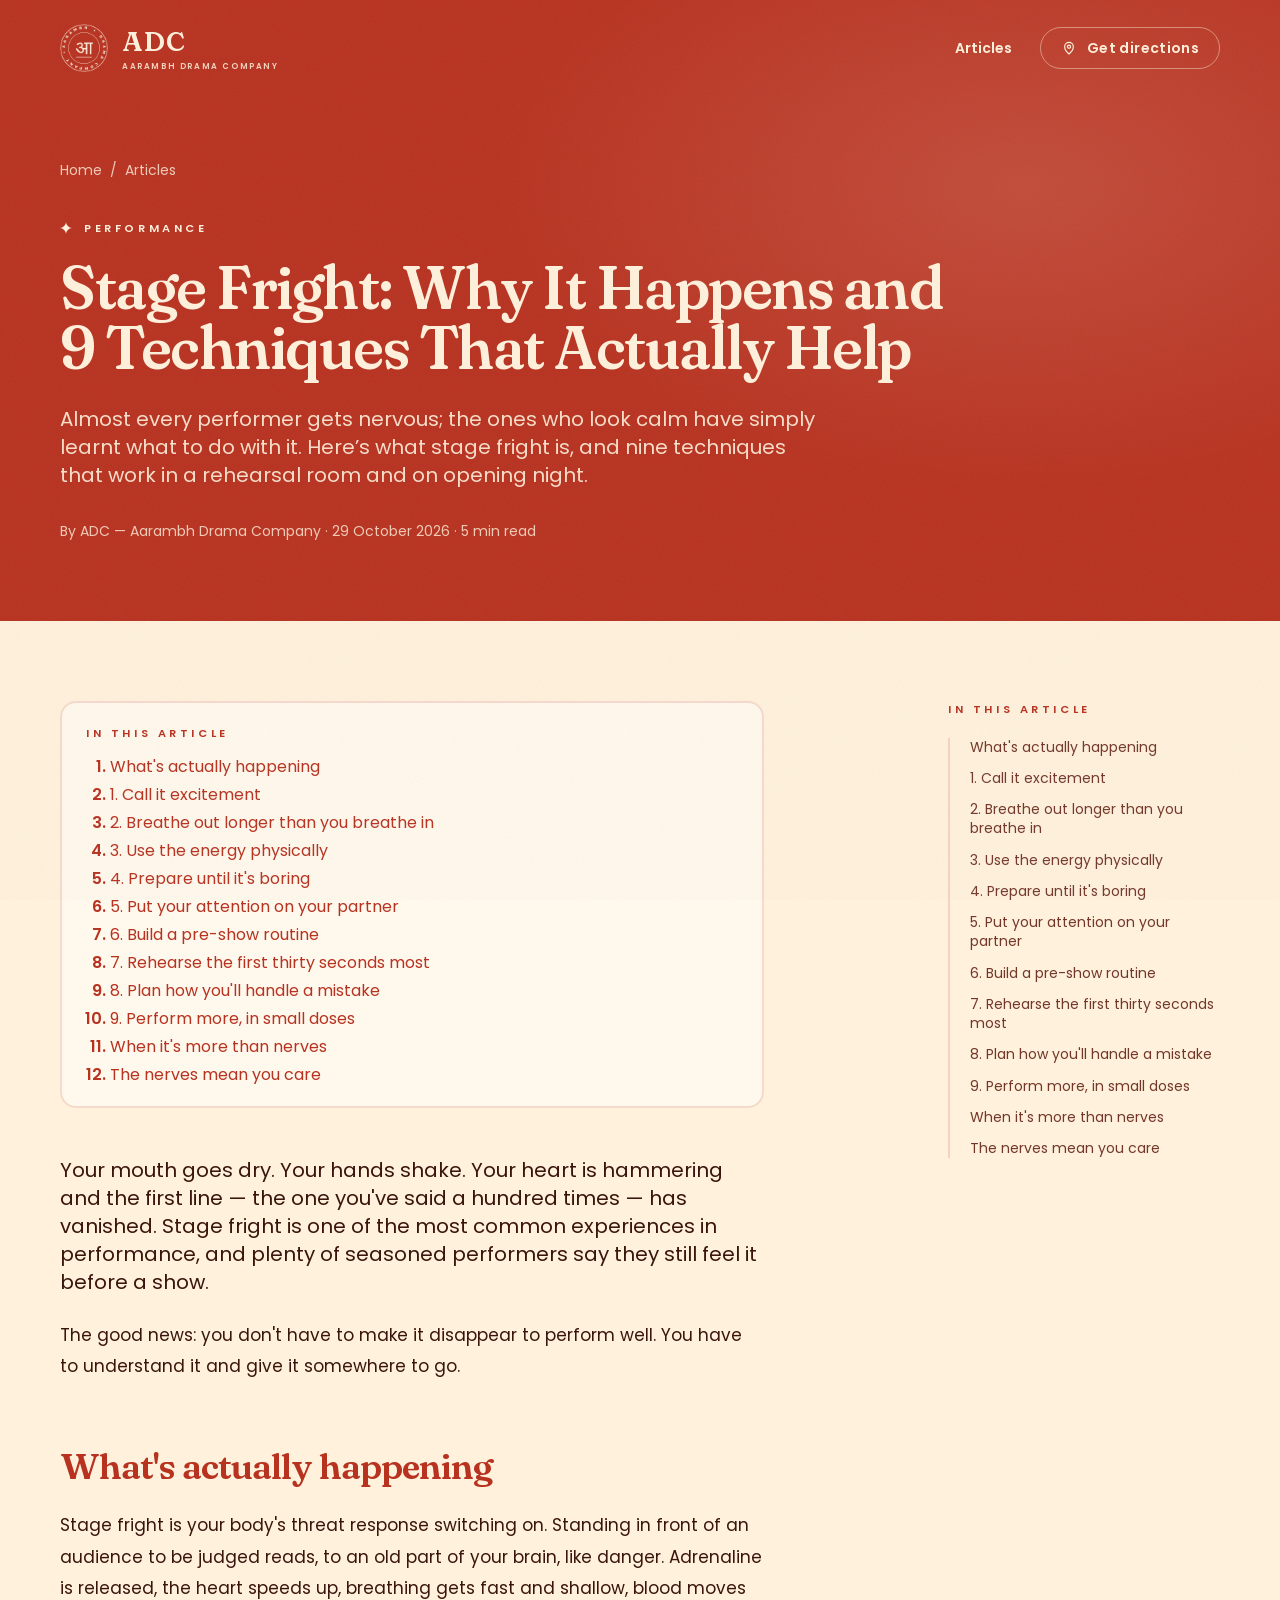
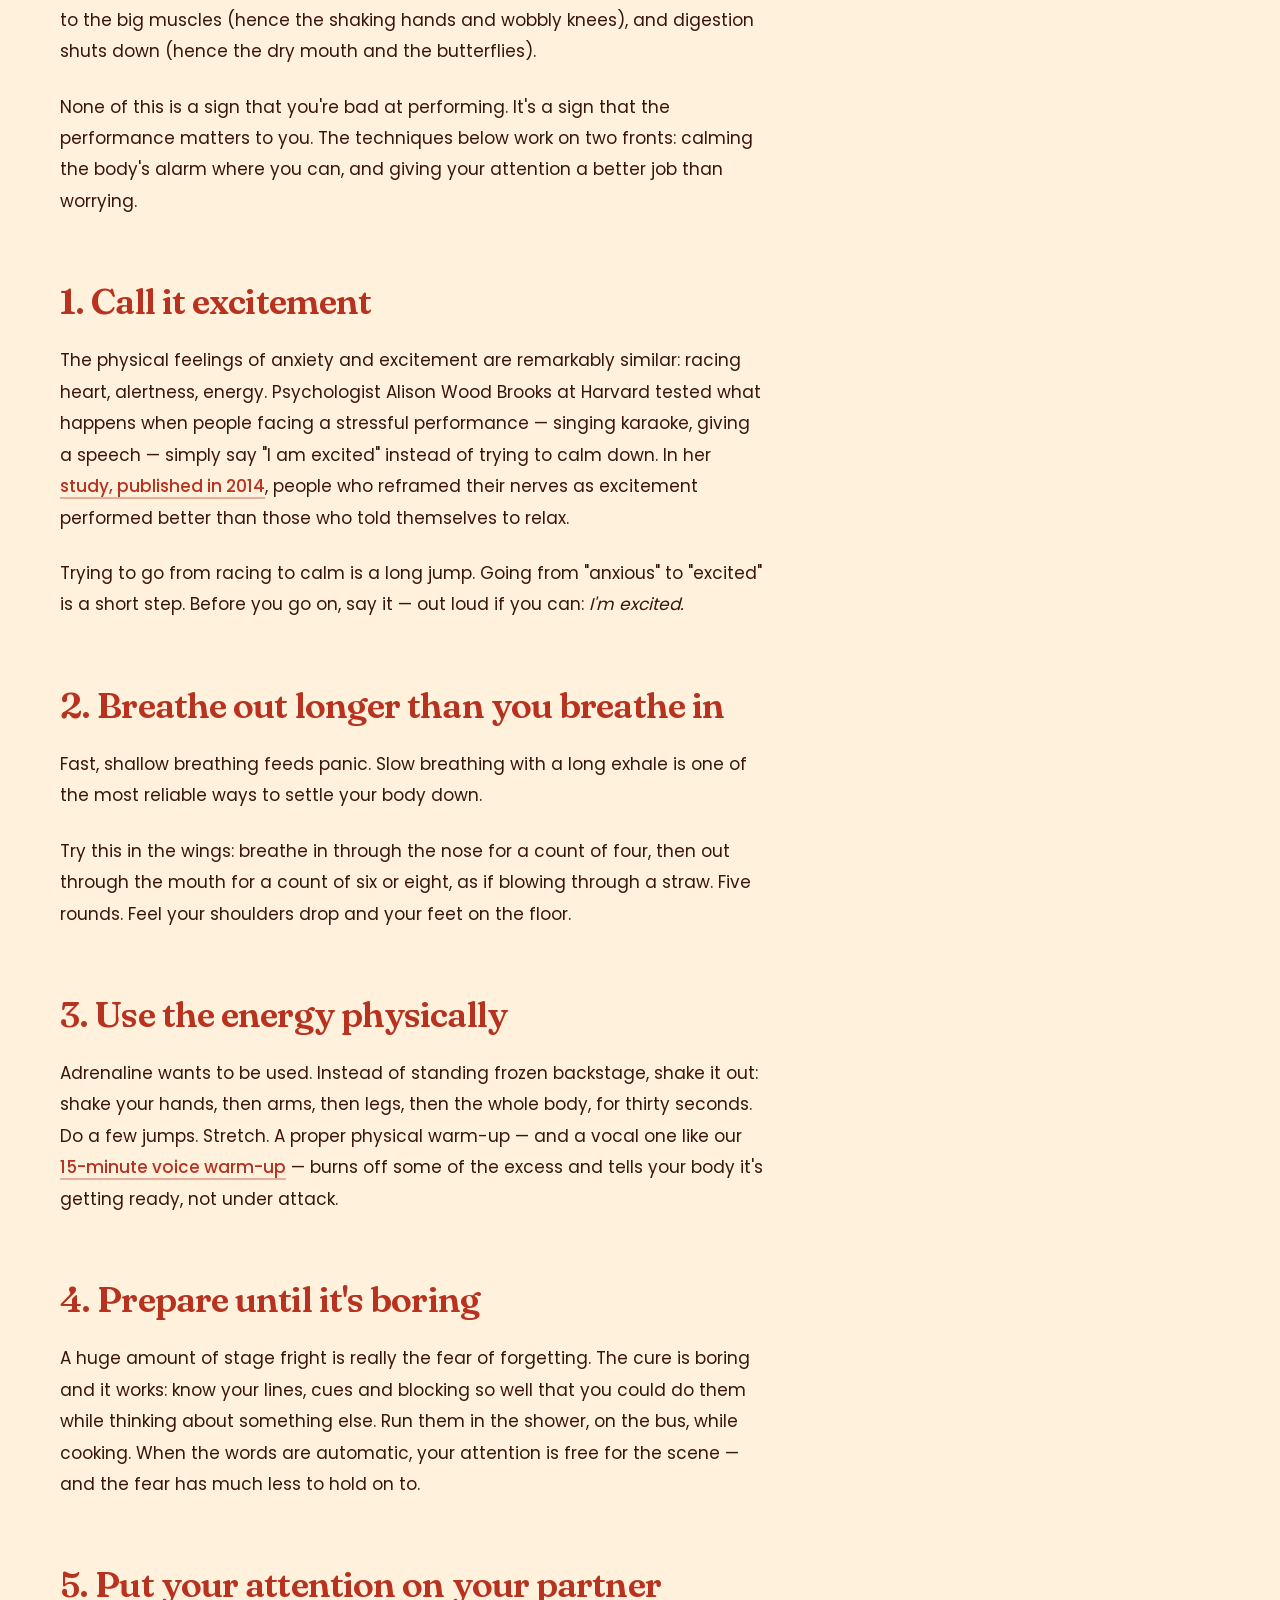
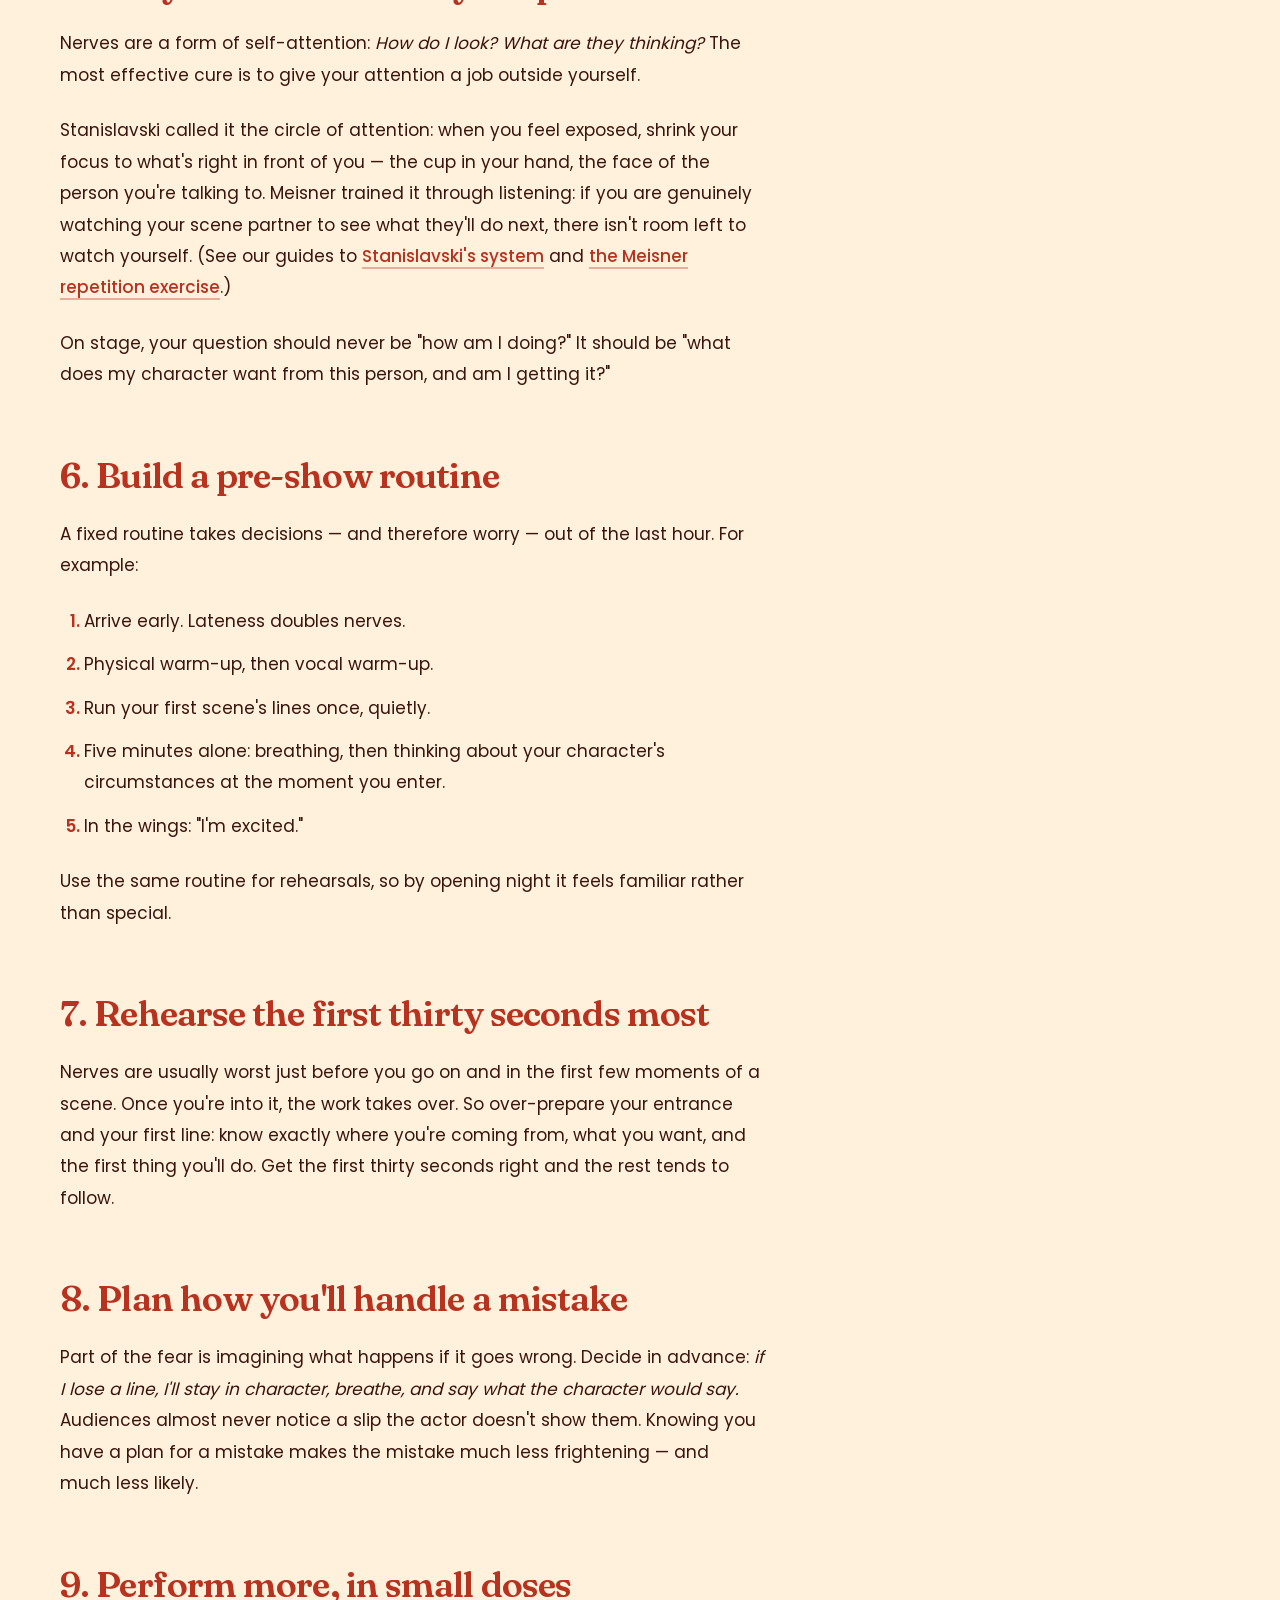
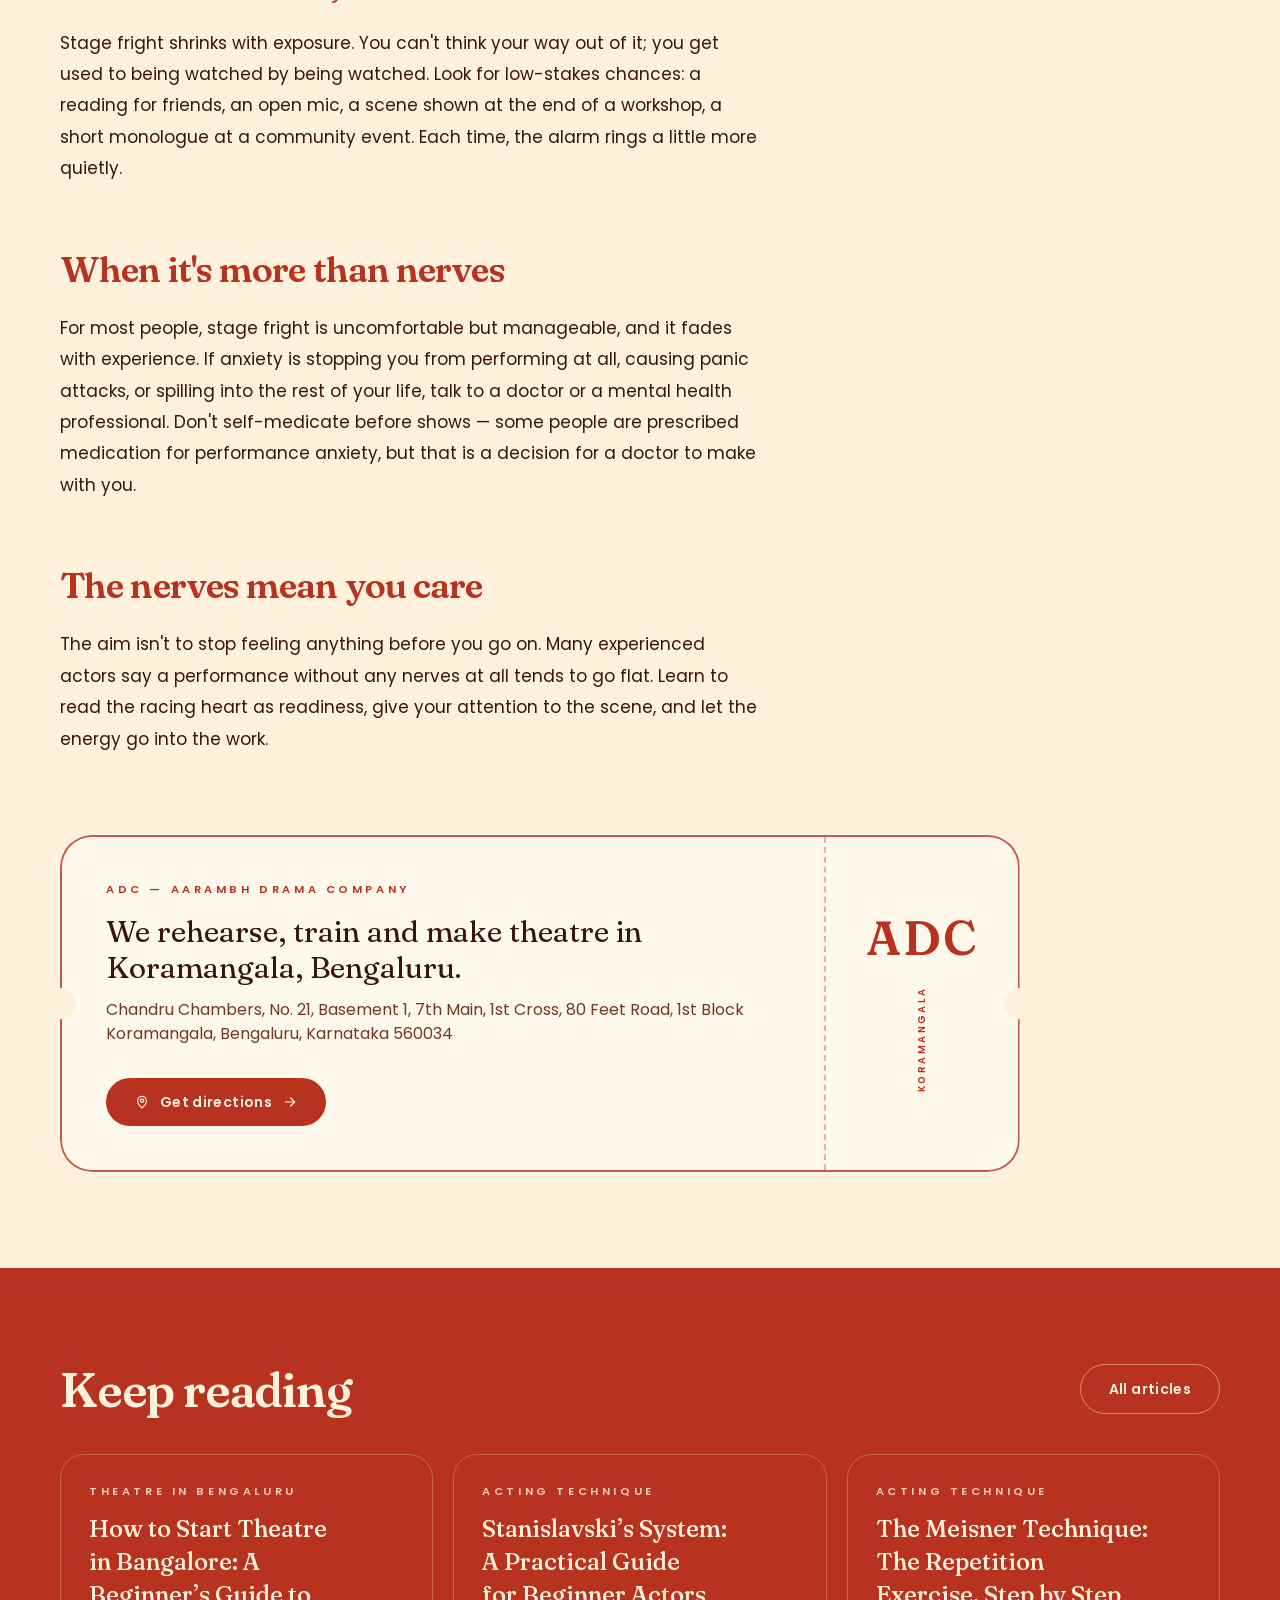
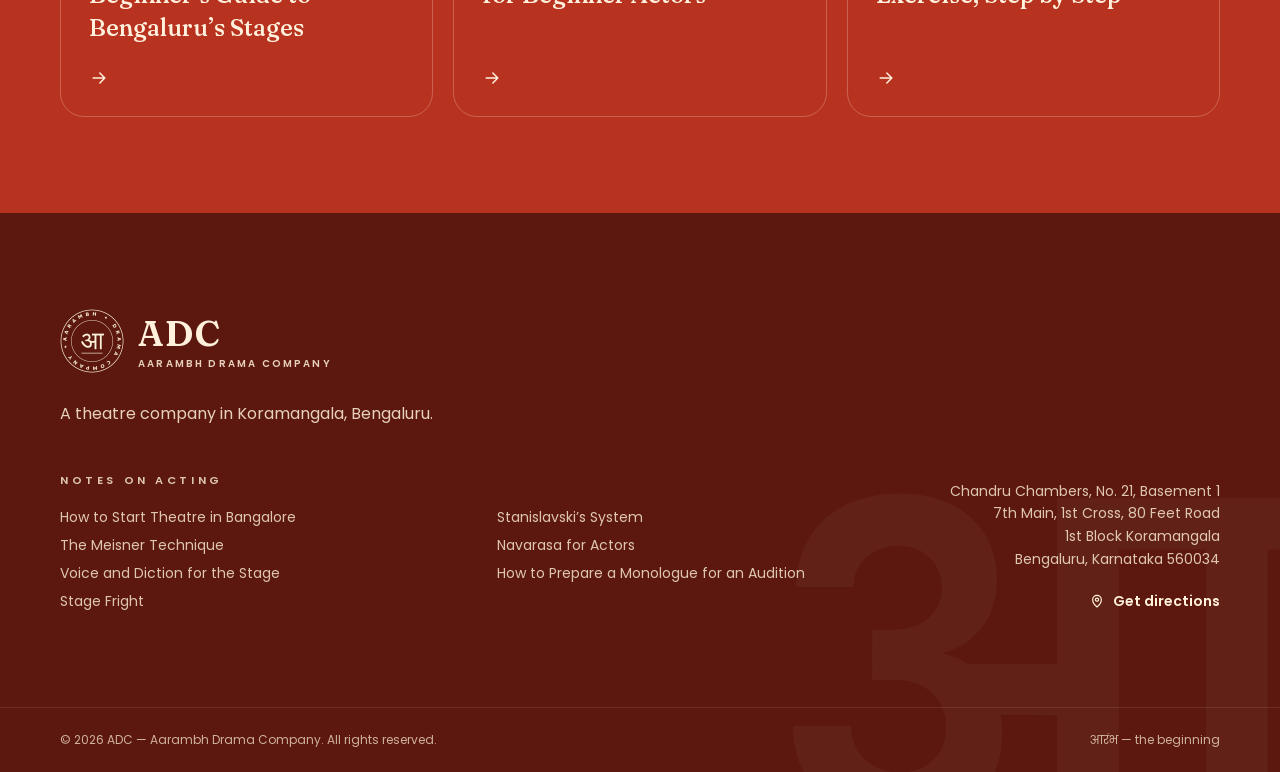
<file: articles/stage-fright-techniques-for-actors/index.html>
<!DOCTYPE html><html lang="en-IN" class="__variable_3ef085 __variable_618a02 __variable_d4c8d4"><head><meta charSet="utf-8"/><meta name="viewport" content="width=device-width, initial-scale=1"/><link rel="preload" as="image" href="/icons/seal-small-a58a28ab.webp"/><link rel="stylesheet" href="/_next/static/css/043c0b8f31f2d4df.css" data-precedence="next"/><link rel="preload" as="script" fetchPriority="low" href="/_next/static/chunks/webpack-a25bd75c807cb6f1.js"/><script src="/_next/static/chunks/5b8f0dd8-8df0f8787c39d86d.js" async=""></script><script src="/_next/static/chunks/749-2449f47266f1c728.js" async=""></script><script src="/_next/static/chunks/main-app-c1b3ed4e00259830.js" async=""></script><script src="/_next/static/chunks/411-0c74b40d2d4493ef.js" async=""></script><script src="/_next/static/chunks/app/articles/%5Bslug%5D/page-1b70c1af91ab5791.js" async=""></script><script src="/_next/static/chunks/app/layout-a1c670f8d9400816.js" async=""></script><meta name="theme-color" content="#b83220"/><meta name="color-scheme" content="light"/><title>Stage Fright: Why It Happens and 9 Techniques That Actually Help | ADC — Aarambh Drama Company</title><meta name="description" content="Why stage fright happens and nine practical techniques actors use to manage it — from reframing nerves as excitement to breathing, preparation and focus."/><meta name="application-name" content="ADC"/><meta name="keywords" content="stage fright,how to overcome stage fright,performance anxiety actors,stage fear tips,nervous before performance,acting tips for beginners"/><link rel="canonical" href="https://aarambhdrama.com/articles/stage-fright-techniques-for-actors/"/><meta name="format-detection" content="telephone=no"/><meta property="og:title" content="Stage Fright: Why It Happens and 9 Techniques That Actually Help"/><meta property="og:description" content="Why stage fright happens and nine practical techniques actors use to manage it — from reframing nerves as excitement to breathing, preparation and focus."/><meta property="og:url" content="https://aarambhdrama.com/articles/stage-fright-techniques-for-actors/"/><meta property="og:type" content="article"/><meta property="article:published_time" content="2026-10-29"/><meta property="article:modified_time" content="2026-10-29"/><meta property="article:author" content="ADC — Aarambh Drama Company"/><meta name="twitter:card" content="summary_large_image"/><meta name="twitter:title" content="Stage Fright: Why It Happens and 9 Techniques That Actually Help"/><meta name="twitter:description" content="Why stage fright happens and nine practical techniques actors use to manage it — from reframing nerves as excitement to breathing, preparation and focus."/><link rel="icon" href="/icons/favicon-a997895d.ico" sizes="16x16 32x32 48x48"/><link rel="icon" href="/icons/favicon-32-89562ff1.png" sizes="32x32" type="image/png"/><link rel="icon" href="/icons/icon-192-d50f42f9.png" sizes="192x192" type="image/png"/><link rel="apple-touch-icon" href="/icons/apple-touch-icon-299f4fe9.png" sizes="180x180"/><script src="/_next/static/chunks/polyfills-42372ed130431b0a.js" noModule=""></script></head><body class="grain min-h-screen"><a href="#main" class="sr-only z-[80] rounded-full bg-paper px-5 py-3 text-sm font-semibold text-sindoor focus:not-sr-only focus:fixed focus:left-4 focus:top-4">Skip to content</a><header class="fixed inset-x-0 top-0 z-40 text-paper transition-[background-color,box-shadow,backdrop-filter] duration-500 "><div class="shell flex h-[4.5rem] items-center justify-between gap-4 lg:h-24"><a class="-ml-1 rounded-lg p-1" aria-label="ADC — Aarambh Drama Company — home" href="/"><span class="flex items-center gap-3.5"><img src="/icons/seal-small-a58a28ab.webp" alt="" width="256" height="256" class="h-11 w-11 lg:h-12 lg:w-12"/><span class="flex flex-col leading-none"><span class="font-display font-semibold tracking-[0.04em] text-2xl lg:text-[1.7rem]">ADC</span><span class="label mt-1.5 text-paper/85 text-[0.5rem] tracking-[0.2em]">Aarambh Drama Company</span></span></span></a><div class="flex items-center gap-3 sm:gap-7"><a class="text-sm font-semibold underline-offset-[6px] hover:underline" href="/articles/">Articles</a><a href="https://www.google.com/maps/search/?api=1&amp;query=Chandru%20Chambers%2C%20No.%2021%2C%20Basement%201%2C%207th%20Main%2C%201st%20Cross%2C%2080%20Feet%20Road%2C%201st%20Block%20Koramangala%2C%20Bengaluru%2C%20Karnataka%20560034" target="_blank" rel="noopener noreferrer" aria-label="Get directions" class="btn-line !px-3 !py-2.5 max-[400px]:hidden sm:!px-5"><svg viewBox="0 0 24 24" class="h-4 w-4" fill="none" stroke="currentColor" stroke-width="1.8" stroke-linecap="round" stroke-linejoin="round" aria-hidden="true"><path d="M12 21s-6.5-5.6-6.5-11a6.5 6.5 0 0 1 13 0C18.5 15.4 12 21 12 21Z M12 12.4a2.4 2.4 0 1 0 0-4.8 2.4 2.4 0 0 0 0 4.8Z"></path></svg><span class="hidden sm:inline">Get directions</span></a></div></div></header><main id="main"><section class="relative isolate overflow-hidden pt-32 sm:pt-40"><div aria-hidden="true" class="absolute inset-0 -z-10 bg-[radial-gradient(60%_70%_at_80%_30%,rgba(255,236,214,0.14),transparent_70%)]"></div><div class="shell pb-14 sm:pb-20"><nav aria-label="Breadcrumb" class="text-sm text-paper/80"><a class="underline-offset-4 hover:underline" href="/">Home</a><span aria-hidden="true" class="mx-2">/</span><a class="underline-offset-4 hover:underline" href="/articles/">Articles</a></nav><p class="label mt-10 flex items-center gap-3"><svg viewBox="0 0 24 24" class="h-3 w-3 shrink-0" fill="currentColor" aria-hidden="true"><path d="M12 0c.6 6.3 5.7 11.4 12 12-6.3.6-11.4 5.7-12 12-.6-6.3-5.7-11.4-12-12C6.3 11.4 11.4 6.3 12 0Z"></path></svg>Performance</p><h1 class="mt-5 max-w-4xl font-display text-4xl font-semibold leading-[1.05] tracking-tight text-balance sm:text-6xl">Stage Fright: Why It Happens and 9 Techniques That Actually Help</h1><p class="mt-7 max-w-3xl text-lg leading-relaxed text-paper/90 text-pretty sm:text-xl">Almost every performer gets nervous; the ones who look calm have simply learnt what to do with it. Here’s what stage fright is, and nine techniques that work in a rehearsal room and on opening night.</p><p class="mt-8 text-sm text-paper/80">By <!-- -->ADC — Aarambh Drama Company<!-- --> · <time dateTime="2026-10-29">29 October 2026</time> · <!-- -->5<!-- --> min read</p></div></section><section class="bg-paper text-ink"><div class="shell grid gap-12 py-14 sm:py-20 lg:grid-cols-[minmax(0,1fr)_17rem] lg:gap-16"><article class="prose-adc min-w-0 max-w-[44rem]"><nav aria-label="In this article" class="contents-box lg:hidden"><p class="label text-sindoor">In this article</p><ol><li><a href="#what-s-actually-happening">What&#x27;s actually happening</a></li><li><a href="#1-call-it-excitement">1. Call it excitement</a></li><li><a href="#2-breathe-out-longer-than-you-breathe-in">2. Breathe out longer than you breathe in</a></li><li><a href="#3-use-the-energy-physically">3. Use the energy physically</a></li><li><a href="#4-prepare-until-it-s-boring">4. Prepare until it&#x27;s boring</a></li><li><a href="#5-put-your-attention-on-your-partner">5. Put your attention on your partner</a></li><li><a href="#6-build-a-pre-show-routine">6. Build a pre-show routine</a></li><li><a href="#7-rehearse-the-first-thirty-seconds-most">7. Rehearse the first thirty seconds most</a></li><li><a href="#8-plan-how-you-ll-handle-a-mistake">8. Plan how you&#x27;ll handle a mistake</a></li><li><a href="#9-perform-more-in-small-doses">9. Perform more, in small doses</a></li><li><a href="#when-it-s-more-than-nerves">When it&#x27;s more than nerves</a></li><li><a href="#the-nerves-mean-you-care">The nerves mean you care</a></li></ol></nav><p>Your mouth goes dry. Your hands shake. Your heart is hammering and the first line — the one you&#x27;ve said a hundred times — has vanished. Stage fright is one of the most common experiences in performance, and plenty of seasoned performers say they still feel it before a show.</p><p>The good news: you don&#x27;t have to make it disappear to perform well. You have to understand it and give it somewhere to go.</p><h2 id="what-s-actually-happening">What&#x27;s actually happening</h2><p>Stage fright is your body&#x27;s threat response switching on. Standing in front of an audience to be judged reads, to an old part of your brain, like danger. Adrenaline is released, the heart speeds up, breathing gets fast and shallow, blood moves to the big muscles (hence the shaking hands and wobbly knees), and digestion shuts down (hence the dry mouth and the butterflies).</p><p>None of this is a sign that you&#x27;re bad at performing. It&#x27;s a sign that the performance matters to you. The techniques below work on two fronts: calming the body&#x27;s alarm where you can, and giving your attention a better job than worrying.</p><h2 id="1-call-it-excitement">1. Call it excitement</h2><p>The physical feelings of anxiety and excitement are remarkably similar: racing heart, alertness, energy. Psychologist Alison Wood Brooks at Harvard tested what happens when people facing a stressful performance — singing karaoke, giving a speech — simply say &quot;I am excited&quot; instead of trying to calm down. In her <a href="https://pubmed.ncbi.nlm.nih.gov/24364682/" target="_blank" rel="noopener noreferrer">study, published in 2014</a>, people who reframed their nerves as excitement performed better than those who told themselves to relax.</p><p>Trying to go from racing to calm is a long jump. Going from &quot;anxious&quot; to &quot;excited&quot; is a short step. Before you go on, say it — out loud if you can: <em>I&#x27;m excited.</em></p><h2 id="2-breathe-out-longer-than-you-breathe-in">2. Breathe out longer than you breathe in</h2><p>Fast, shallow breathing feeds panic. Slow breathing with a long exhale is one of the most reliable ways to settle your body down.</p><p>Try this in the wings: breathe in through the nose for a count of four, then out through the mouth for a count of six or eight, as if blowing through a straw. Five rounds. Feel your shoulders drop and your feet on the floor.</p><h2 id="3-use-the-energy-physically">3. Use the energy physically</h2><p>Adrenaline wants to be used. Instead of standing frozen backstage, shake it out: shake your hands, then arms, then legs, then the whole body, for thirty seconds. Do a few jumps. Stretch. A proper physical warm-up — and a vocal one like our <a href="/articles/voice-diction-warm-up-for-stage/">15-minute voice warm-up</a> — burns off some of the excess and tells your body it&#x27;s getting ready, not under attack.</p><h2 id="4-prepare-until-it-s-boring">4. Prepare until it&#x27;s boring</h2><p>A huge amount of stage fright is really the fear of forgetting. The cure is boring and it works: know your lines, cues and blocking so well that you could do them while thinking about something else. Run them in the shower, on the bus, while cooking. When the words are automatic, your attention is free for the scene — and the fear has much less to hold on to.</p><h2 id="5-put-your-attention-on-your-partner">5. Put your attention on your partner</h2><p>Nerves are a form of self-attention: <em>How do I look? What are they thinking?</em> The most effective cure is to give your attention a job outside yourself.</p><p>Stanislavski called it the circle of attention: when you feel exposed, shrink your focus to what&#x27;s right in front of you — the cup in your hand, the face of the person you&#x27;re talking to. Meisner trained it through listening: if you are genuinely watching your scene partner to see what they&#x27;ll do next, there isn&#x27;t room left to watch yourself. (See our guides to <a href="/articles/stanislavski-system-guide/">Stanislavski&#x27;s system</a> and <a href="/articles/meisner-technique-repetition-exercise/">the Meisner repetition exercise</a>.)</p><p>On stage, your question should never be &quot;how am I doing?&quot; It should be &quot;what does my character want from this person, and am I getting it?&quot;</p><h2 id="6-build-a-pre-show-routine">6. Build a pre-show routine</h2><p>A fixed routine takes decisions — and therefore worry — out of the last hour. For example:</p><ol><li>Arrive early. Lateness doubles nerves.</li><li>Physical warm-up, then vocal warm-up.</li><li>Run your first scene&#x27;s lines once, quietly.</li><li>Five minutes alone: breathing, then thinking about your character&#x27;s circumstances at the moment you enter.</li><li>In the wings: &quot;I&#x27;m excited.&quot;</li></ol><p>Use the same routine for rehearsals, so by opening night it feels familiar rather than special.</p><h2 id="7-rehearse-the-first-thirty-seconds-most">7. Rehearse the first thirty seconds most</h2><p>Nerves are usually worst just before you go on and in the first few moments of a scene. Once you&#x27;re into it, the work takes over. So over-prepare your entrance and your first line: know exactly where you&#x27;re coming from, what you want, and the first thing you&#x27;ll do. Get the first thirty seconds right and the rest tends to follow.</p><h2 id="8-plan-how-you-ll-handle-a-mistake">8. Plan how you&#x27;ll handle a mistake</h2><p>Part of the fear is imagining what happens if it goes wrong. Decide in advance: <em>if I lose a line, I&#x27;ll stay in character, breathe, and say what the character would say.</em> Audiences almost never notice a slip the actor doesn&#x27;t show them. Knowing you have a plan for a mistake makes the mistake much less frightening — and much less likely.</p><h2 id="9-perform-more-in-small-doses">9. Perform more, in small doses</h2><p>Stage fright shrinks with exposure. You can&#x27;t think your way out of it; you get used to being watched by being watched. Look for low-stakes chances: a reading for friends, an open mic, a scene shown at the end of a workshop, a short monologue at a community event. Each time, the alarm rings a little more quietly.</p><h2 id="when-it-s-more-than-nerves">When it&#x27;s more than nerves</h2><p>For most people, stage fright is uncomfortable but manageable, and it fades with experience. If anxiety is stopping you from performing at all, causing panic attacks, or spilling into the rest of your life, talk to a doctor or a mental health professional. Don&#x27;t self-medicate before shows — some people are prescribed medication for performance anxiety, but that is a decision for a doctor to make with you.</p><h2 id="the-nerves-mean-you-care">The nerves mean you care</h2><p>The aim isn&#x27;t to stop feeling anything before you go on. Many experienced actors say a performance without any nerves at all tends to go flat. Learn to read the racing heart as readiness, give your attention to the scene, and let the energy go into the work.</p></article><aside class="hidden lg:block"><div class="sticky top-32"><nav aria-label="In this article"><p class="label text-sindoor">In this article</p><ol class="mt-5 space-y-3 border-l-2 border-sindoor/15 pl-5 text-sm leading-snug text-ink-soft"><li><a href="#what-s-actually-happening" class="hover:text-sindoor">What&#x27;s actually happening</a></li><li><a href="#1-call-it-excitement" class="hover:text-sindoor">1. Call it excitement</a></li><li><a href="#2-breathe-out-longer-than-you-breathe-in" class="hover:text-sindoor">2. Breathe out longer than you breathe in</a></li><li><a href="#3-use-the-energy-physically" class="hover:text-sindoor">3. Use the energy physically</a></li><li><a href="#4-prepare-until-it-s-boring" class="hover:text-sindoor">4. Prepare until it&#x27;s boring</a></li><li><a href="#5-put-your-attention-on-your-partner" class="hover:text-sindoor">5. Put your attention on your partner</a></li><li><a href="#6-build-a-pre-show-routine" class="hover:text-sindoor">6. Build a pre-show routine</a></li><li><a href="#7-rehearse-the-first-thirty-seconds-most" class="hover:text-sindoor">7. Rehearse the first thirty seconds most</a></li><li><a href="#8-plan-how-you-ll-handle-a-mistake" class="hover:text-sindoor">8. Plan how you&#x27;ll handle a mistake</a></li><li><a href="#9-perform-more-in-small-doses" class="hover:text-sindoor">9. Perform more, in small doses</a></li><li><a href="#when-it-s-more-than-nerves" class="hover:text-sindoor">When it&#x27;s more than nerves</a></li><li><a href="#the-nerves-mean-you-care" class="hover:text-sindoor">The nerves mean you care</a></li></ol></nav></div></aside></div><div class="shell pb-16 sm:pb-24"><div class="ticket grid max-w-[60rem] rounded-[2rem] border-2 border-sindoor/80 bg-paper-card text-sindoor sm:grid-cols-[1fr_auto]"><div class="p-8 sm:p-11"><p class="label">ADC — Aarambh Drama Company</p><p class="mt-4 font-display text-2xl leading-snug text-ink sm:text-3xl">We rehearse, train and make theatre in Koramangala, Bengaluru.</p><p class="mt-3 text-ink-soft">Chandru Chambers, No. 21, Basement 1, 7th Main, 1st Cross, 80 Feet Road, 1st Block Koramangala, Bengaluru, Karnataka 560034</p><a href="https://www.google.com/maps/search/?api=1&amp;query=Chandru%20Chambers%2C%20No.%2021%2C%20Basement%201%2C%207th%20Main%2C%201st%20Cross%2C%2080%20Feet%20Road%2C%201st%20Block%20Koramangala%2C%20Bengaluru%2C%20Karnataka%20560034" target="_blank" rel="noopener noreferrer" class="btn-sindoor group mt-8"><svg viewBox="0 0 24 24" class="h-4 w-4" fill="none" stroke="currentColor" stroke-width="1.8" stroke-linecap="round" stroke-linejoin="round" aria-hidden="true"><path d="M12 21s-6.5-5.6-6.5-11a6.5 6.5 0 0 1 13 0C18.5 15.4 12 21 12 21Z M12 12.4a2.4 2.4 0 1 0 0-4.8 2.4 2.4 0 0 0 0 4.8Z"></path></svg>Get directions<svg viewBox="0 0 24 24" class="h-4 w-4 transition-transform group-hover:translate-x-1" fill="none" stroke="currentColor" stroke-width="1.8" stroke-linecap="round" stroke-linejoin="round" aria-hidden="true"><path d="M5 12h14 M13 6l6 6-6 6"></path></svg></a></div><div class="flex items-center justify-between gap-6 border-t-2 border-dashed border-sindoor/35 px-8 py-6 sm:flex-col sm:justify-center sm:border-l-2 sm:border-t-0 sm:px-10 sm:py-11"><span class="font-display text-4xl font-semibold tracking-[0.04em] sm:text-5xl">ADC</span><span class="label text-[0.6rem] tracking-[0.26em] sm:rotate-180 sm:[writing-mode:vertical-rl]">Koramangala</span></div></div></div></section><section class="bg-sindoor"><div class="shell py-16 sm:py-24"><div class="flex flex-wrap items-end justify-between gap-6"><h2 class="font-display text-4xl font-semibold tracking-tight sm:text-5xl">Keep reading</h2><a class="btn-line" href="/articles/">All articles</a></div><ul class="mt-10 grid gap-5 md:grid-cols-3"><li><a class="group flex h-full flex-col rounded-[1.5rem] border border-paper/25 p-7 transition hover:border-paper hover:bg-paper/[0.06]" href="/articles/start-theatre-in-bangalore-beginners-guide/"><p class="label text-paper/80">Theatre in Bengaluru</p><p class="mt-3 font-display text-2xl font-medium leading-snug text-balance">How to Start Theatre in Bangalore: A Beginner’s Guide to Bengaluru’s Stages</p><span class="mt-auto pt-6"><svg viewBox="0 0 24 24" class="h-5 w-5 transition-transform group-hover:translate-x-1" fill="none" stroke="currentColor" stroke-width="1.8" stroke-linecap="round" stroke-linejoin="round" aria-hidden="true"><path d="M5 12h14 M13 6l6 6-6 6"></path></svg></span></a></li><li><a class="group flex h-full flex-col rounded-[1.5rem] border border-paper/25 p-7 transition hover:border-paper hover:bg-paper/[0.06]" href="/articles/stanislavski-system-guide/"><p class="label text-paper/80">Acting technique</p><p class="mt-3 font-display text-2xl font-medium leading-snug text-balance">Stanislavski’s System: A Practical Guide for Beginner Actors</p><span class="mt-auto pt-6"><svg viewBox="0 0 24 24" class="h-5 w-5 transition-transform group-hover:translate-x-1" fill="none" stroke="currentColor" stroke-width="1.8" stroke-linecap="round" stroke-linejoin="round" aria-hidden="true"><path d="M5 12h14 M13 6l6 6-6 6"></path></svg></span></a></li><li><a class="group flex h-full flex-col rounded-[1.5rem] border border-paper/25 p-7 transition hover:border-paper hover:bg-paper/[0.06]" href="/articles/meisner-technique-repetition-exercise/"><p class="label text-paper/80">Acting technique</p><p class="mt-3 font-display text-2xl font-medium leading-snug text-balance">The Meisner Technique: The Repetition Exercise, Step by Step</p><span class="mt-auto pt-6"><svg viewBox="0 0 24 24" class="h-5 w-5 transition-transform group-hover:translate-x-1" fill="none" stroke="currentColor" stroke-width="1.8" stroke-linecap="round" stroke-linejoin="round" aria-hidden="true"><path d="M5 12h14 M13 6l6 6-6 6"></path></svg></span></a></li></ul></div></section><script type="application/ld+json">{"@context":"https://schema.org","@graph":[{"@type":"Article","@id":"https://aarambhdrama.com/articles/stage-fright-techniques-for-actors/#article","headline":"Stage Fright: Why It Happens and 9 Techniques That Actually Help","description":"Why stage fright happens and nine practical techniques actors use to manage it — from reframing nerves as excitement to breathing, preparation and focus.","image":"https://aarambhdrama.com/icons/og-814fcd40.png","datePublished":"2026-10-29","dateModified":"2026-10-29","inLanguage":"en-IN","keywords":"stage fright, how to overcome stage fright, performance anxiety actors, stage fear tips, nervous before performance, acting tips for beginners","mainEntityOfPage":"https://aarambhdrama.com/articles/stage-fright-techniques-for-actors/","author":{"@type":"Organization","@id":"https://aarambhdrama.com/#company","name":"Aarambh Drama Company","url":"https://aarambhdrama.com/"},"publisher":{"@id":"https://aarambhdrama.com/#company"},"isPartOf":{"@id":"https://aarambhdrama.com/#website"}},{"@type":"BreadcrumbList","itemListElement":[{"@type":"ListItem","position":1,"name":"Home","item":"https://aarambhdrama.com/"},{"@type":"ListItem","position":2,"name":"Articles","item":"https://aarambhdrama.com/articles/"},{"@type":"ListItem","position":3,"name":"Stage Fright: Why It Happens and 9 Techniques That Actually Help","item":"https://aarambhdrama.com/articles/stage-fright-techniques-for-actors/"}]}]}</script></main><footer class="relative isolate overflow-hidden bg-sindoor-dark text-paper"><p aria-hidden="true" lang="hi" class="pointer-events-none absolute -bottom-[0.32em] right-[-0.06em] -z-10 select-none font-sans text-[22rem] font-semibold leading-none text-paper/[0.04] sm:text-[30rem]">आ</p><div class="shell grid gap-12 py-20 sm:py-24 lg:grid-cols-[1fr_auto] lg:items-end"><div><span class="flex items-center gap-3.5"><img src="/icons/seal-small-a58a28ab.webp" alt="" width="256" height="256" class="h-16 w-16"/><span class="flex flex-col leading-none"><span class="font-display font-semibold tracking-[0.04em] text-4xl">ADC</span><span class="label mt-1.5 text-paper/85 text-[0.62rem] tracking-[0.22em]">Aarambh Drama Company</span></span></span><p class="mt-7 max-w-sm leading-relaxed text-paper/85">A theatre company in Koramangala, Bengaluru.</p><nav aria-label="Articles" class="mt-10"><a class="label text-paper/80 hover:text-paper" href="/articles/">Notes on acting</a><ul class="mt-4 grid gap-x-8 gap-y-2 text-sm text-paper/80 sm:grid-cols-2"><li><a class="underline-offset-4 hover:text-paper hover:underline" href="/articles/start-theatre-in-bangalore-beginners-guide/">How to Start Theatre in Bangalore</a></li><li><a class="underline-offset-4 hover:text-paper hover:underline" href="/articles/stanislavski-system-guide/">Stanislavski’s System</a></li><li><a class="underline-offset-4 hover:text-paper hover:underline" href="/articles/meisner-technique-repetition-exercise/">The Meisner Technique</a></li><li><a class="underline-offset-4 hover:text-paper hover:underline" href="/articles/navarasa-nine-emotions-for-actors/">Navarasa for Actors</a></li><li><a class="underline-offset-4 hover:text-paper hover:underline" href="/articles/voice-diction-warm-up-for-stage/">Voice and Diction for the Stage</a></li><li><a class="underline-offset-4 hover:text-paper hover:underline" href="/articles/how-to-prepare-a-monologue-for-audition/">How to Prepare a Monologue for an Audition</a></li><li><a class="underline-offset-4 hover:text-paper hover:underline" href="/articles/stage-fright-techniques-for-actors/">Stage Fright</a></li></ul></nav></div><div class="flex flex-col gap-5 lg:items-end"><address class="text-sm not-italic leading-relaxed text-paper/80 lg:text-right"><span class="block">Chandru Chambers, No. 21, Basement 1</span><span class="block">7th Main, 1st Cross, 80 Feet Road</span><span class="block">1st Block Koramangala</span><span class="block">Bengaluru, Karnataka 560034</span></address><a href="https://www.google.com/maps/search/?api=1&amp;query=Chandru%20Chambers%2C%20No.%2021%2C%20Basement%201%2C%207th%20Main%2C%201st%20Cross%2C%2080%20Feet%20Road%2C%201st%20Block%20Koramangala%2C%20Bengaluru%2C%20Karnataka%20560034" target="_blank" rel="noopener noreferrer" class="inline-flex items-center gap-2 text-sm font-semibold underline-offset-4 hover:underline"><svg viewBox="0 0 24 24" class="h-4 w-4" fill="none" stroke="currentColor" stroke-width="1.8" stroke-linecap="round" stroke-linejoin="round" aria-hidden="true"><path d="M12 21s-6.5-5.6-6.5-11a6.5 6.5 0 0 1 13 0C18.5 15.4 12 21 12 21Z M12 12.4a2.4 2.4 0 1 0 0-4.8 2.4 2.4 0 0 0 0 4.8Z"></path></svg>Get directions</a></div></div><div class="border-t border-paper/10"><div class="shell flex flex-col gap-2 py-6 text-xs text-paper/70 sm:flex-row sm:items-center sm:justify-between"><p>© <!-- -->2026<!-- --> <!-- -->ADC — Aarambh Drama Company<!-- -->. All rights reserved.</p><p><span lang="hi">आरंभ</span> — the beginning</p></div></div></footer><script type="application/ld+json">{"@context":"https://schema.org","@type":"TheaterGroup","@id":"https://aarambhdrama.com/#company","name":"Aarambh Drama Company","alternateName":"ADC","url":"https://aarambhdrama.com/","logo":"https://aarambhdrama.com/icons/logo-512-22fb78ce.png","image":"https://aarambhdrama.com/icons/og-814fcd40.png","description":"ADC (Aarambh Drama Company) is a theatre company in Koramangala, Bengaluru — rehearsing, training and making theatre.","address":{"@type":"PostalAddress","streetAddress":"Chandru Chambers, No. 21, Basement 1, 7th Main, 1st Cross, 80 Feet Road, 1st Block Koramangala","addressLocality":"Bengaluru","addressRegion":"Karnataka","postalCode":"560034","addressCountry":"IN"}}</script><script type="application/ld+json">{"@context":"https://schema.org","@type":"WebSite","@id":"https://aarambhdrama.com/#website","name":"ADC","alternateName":["Aarambh Drama Company","ADC — Aarambh Drama Company"],"url":"https://aarambhdrama.com/","inLanguage":"en-IN","publisher":{"@id":"https://aarambhdrama.com/#company"}}</script><script src="/_next/static/chunks/webpack-a25bd75c807cb6f1.js" async=""></script><script>(self.__next_f=self.__next_f||[]).push([0]);self.__next_f.push([2,null])</script><script>self.__next_f.push([1,"1:HL[\"/_next/static/css/043c0b8f31f2d4df.css\",\"style\"]\n"])</script><script>self.__next_f.push([1,"2:I[6608,[],\"\"]\n4:I[5411,[\"411\",\"static/chunks/411-0c74b40d2d4493ef.js\",\"83\",\"static/chunks/app/articles/%5Bslug%5D/page-1b70c1af91ab5791.js\"],\"\"]\n6:I[2728,[],\"\"]\n8:I[9836,[],\"\"]\n9:I[9916,[\"411\",\"static/chunks/411-0c74b40d2d4493ef.js\",\"185\",\"static/chunks/app/layout-a1c670f8d9400816.js\"],\"Header\"]\nb:I[8907,[],\"\"]\n5:T5a7,{\"@context\":\"https://schema.org\",\"@graph\":[{\"@type\":\"Article\",\"@id\":\"https://aarambhdrama.com/articles/stage-fright-techniques-for-actors/#article\",\"headline\":\"Stage Fright: Why It Happens and 9 Techniques That Actually Help\",\"description\":\"Why stage fright happens and nine practical techniques actors use to manage it — from reframing nerves as excitement to breathing, preparation and focus.\",\"image\":\"https://aarambhdrama.com/icons/og-814fcd40.png\",\"datePublished\":\"2026-10-29\",\"dateModified\":\"2026-10-29\",\"inLanguage\":\"en-IN\",\"keywords\":\"stage fright, how to overcome stage fright, performance anxiety actors, stage fear tips, nervous before performance, acting tips for beginners\",\"mainEntityOfPage\":\"https://aarambhdrama.com/articles/stage-fright-techniques-for-actors/\",\"author\":{\"@type\":\"Organization\",\"@id\":\"https://aarambhdrama.com/#company\",\"name\":\"Aarambh Drama Company\",\"url\":\"https://aarambhdrama.com/\"},\"publisher\":{\"@id\":\"https://aarambhdrama.com/#company\"},\"isPartOf\":{\"@id\":\"https://aarambhdrama.com/#website\"}},{\"@type\":\"BreadcrumbList\",\"itemListElement\":[{\"@type\":\"ListItem\",\"position\":1,\"name\":\"Home\",\"item\":\"https://aarambhdrama.com/\"},{\"@type\":\"ListItem\",\"position\":2,\"name\":\"Articles\",\"item\":\"https://aarambhdrama.com/articles/\"},{\"@type\":\"ListItem\",\"position\":3,\"name\":\"Stage Fright: Why It Happens and 9 Techniques That Actually Help\",\"item\":\"https://aarambhdrama.com/articles/stage-fright-techniques-for-actors/\"}]}]}7:[\"slug\",\"stage-fright-techniques-for-actors\",\"d\"]\nc:[]\n"])</script><script>self.__next_f.push([1,"0:[\"$\",\"$L2\",null,{\"buildId\":\"cTDYezdDyj8DPv9pL1llV\",\"assetPrefix\":\"\",\"urlParts\":[\"\",\"articles\",\"stage-fright-techniques-for-actors\",\"\"],\"initialTree\":[\"\",{\"children\":[\"articles\",{\"children\":[[\"slug\",\"stage-fright-techniques-for-actors\",\"d\"],{\"children\":[\"__PAGE__?{\\\"slug\\\":\\\"stage-fright-techniques-for-actors\\\"}\",{}]}]}]},\"$undefined\",\"$undefined\",true],\"initialSeedData\":[\"\",{\"children\":[\"articles\",{\"children\":[[\"slug\",\"stage-fright-techniques-for-actors\",\"d\"],{\"children\":[\"__PAGE__\",{},[[\"$L3\",[[\"$\",\"section\",null,{\"className\":\"relative isolate overflow-hidden pt-32 sm:pt-40\",\"children\":[[\"$\",\"div\",null,{\"aria-hidden\":true,\"className\":\"absolute inset-0 -z-10 bg-[radial-gradient(60%_70%_at_80%_30%,rgba(255,236,214,0.14),transparent_70%)]\"}],[\"$\",\"div\",null,{\"className\":\"shell pb-14 sm:pb-20\",\"children\":[[\"$\",\"nav\",null,{\"aria-label\":\"Breadcrumb\",\"className\":\"text-sm text-paper/80\",\"children\":[[\"$\",\"$L4\",null,{\"href\":\"/\",\"className\":\"underline-offset-4 hover:underline\",\"children\":\"Home\"}],[\"$\",\"span\",null,{\"aria-hidden\":true,\"className\":\"mx-2\",\"children\":\"/\"}],[\"$\",\"$L4\",null,{\"href\":\"/articles/\",\"className\":\"underline-offset-4 hover:underline\",\"children\":\"Articles\"}]]}],[\"$\",\"p\",null,{\"className\":\"label mt-10 flex items-center gap-3\",\"children\":[[\"$\",\"svg\",null,{\"viewBox\":\"0 0 24 24\",\"className\":\"h-3 w-3 shrink-0\",\"fill\":\"currentColor\",\"aria-hidden\":true,\"children\":[\"$\",\"path\",null,{\"d\":\"M12 0c.6 6.3 5.7 11.4 12 12-6.3.6-11.4 5.7-12 12-.6-6.3-5.7-11.4-12-12C6.3 11.4 11.4 6.3 12 0Z\"}]}],\"Performance\"]}],[\"$\",\"h1\",null,{\"className\":\"mt-5 max-w-4xl font-display text-4xl font-semibold leading-[1.05] tracking-tight text-balance sm:text-6xl\",\"children\":\"Stage Fright: Why It Happens and 9 Techniques That Actually Help\"}],[\"$\",\"p\",null,{\"className\":\"mt-7 max-w-3xl text-lg leading-relaxed text-paper/90 text-pretty sm:text-xl\",\"children\":\"Almost every performer gets nervous; the ones who look calm have simply learnt what to do with it. Here’s what stage fright is, and nine techniques that work in a rehearsal room and on opening night.\"}],[\"$\",\"p\",null,{\"className\":\"mt-8 text-sm text-paper/80\",\"children\":[\"By \",\"ADC — Aarambh Drama Company\",\" · \",[\"$\",\"time\",null,{\"dateTime\":\"2026-10-29\",\"children\":\"29 October 2026\"}],\" · \",5,\" min read\"]}]]}]]}],[\"$\",\"section\",null,{\"className\":\"bg-paper text-ink\",\"children\":[[\"$\",\"div\",null,{\"className\":\"shell grid gap-12 py-14 sm:py-20 lg:grid-cols-[minmax(0,1fr)_17rem] lg:gap-16\",\"children\":[[\"$\",\"article\",null,{\"className\":\"prose-adc min-w-0 max-w-[44rem]\",\"children\":[[\"$\",\"nav\",null,{\"aria-label\":\"In this article\",\"className\":\"contents-box lg:hidden\",\"children\":[[\"$\",\"p\",null,{\"className\":\"label text-sindoor\",\"children\":\"In this article\"}],[\"$\",\"ol\",null,{\"children\":[[\"$\",\"li\",\"what-s-actually-happening\",{\"children\":[\"$\",\"a\",null,{\"href\":\"#what-s-actually-happening\",\"children\":\"What's actually happening\"}]}],[\"$\",\"li\",\"1-call-it-excitement\",{\"children\":[\"$\",\"a\",null,{\"href\":\"#1-call-it-excitement\",\"children\":\"1. Call it excitement\"}]}],[\"$\",\"li\",\"2-breathe-out-longer-than-you-breathe-in\",{\"children\":[\"$\",\"a\",null,{\"href\":\"#2-breathe-out-longer-than-you-breathe-in\",\"children\":\"2. Breathe out longer than you breathe in\"}]}],[\"$\",\"li\",\"3-use-the-energy-physically\",{\"children\":[\"$\",\"a\",null,{\"href\":\"#3-use-the-energy-physically\",\"children\":\"3. Use the energy physically\"}]}],[\"$\",\"li\",\"4-prepare-until-it-s-boring\",{\"children\":[\"$\",\"a\",null,{\"href\":\"#4-prepare-until-it-s-boring\",\"children\":\"4. Prepare until it's boring\"}]}],[\"$\",\"li\",\"5-put-your-attention-on-your-partner\",{\"children\":[\"$\",\"a\",null,{\"href\":\"#5-put-your-attention-on-your-partner\",\"children\":\"5. Put your attention on your partner\"}]}],[\"$\",\"li\",\"6-build-a-pre-show-routine\",{\"children\":[\"$\",\"a\",null,{\"href\":\"#6-build-a-pre-show-routine\",\"children\":\"6. Build a pre-show routine\"}]}],[\"$\",\"li\",\"7-rehearse-the-first-thirty-seconds-most\",{\"children\":[\"$\",\"a\",null,{\"href\":\"#7-rehearse-the-first-thirty-seconds-most\",\"children\":\"7. Rehearse the first thirty seconds most\"}]}],[\"$\",\"li\",\"8-plan-how-you-ll-handle-a-mistake\",{\"children\":[\"$\",\"a\",null,{\"href\":\"#8-plan-how-you-ll-handle-a-mistake\",\"children\":\"8. Plan how you'll handle a mistake\"}]}],[\"$\",\"li\",\"9-perform-more-in-small-doses\",{\"children\":[\"$\",\"a\",null,{\"href\":\"#9-perform-more-in-small-doses\",\"children\":\"9. Perform more, in small doses\"}]}],[\"$\",\"li\",\"when-it-s-more-than-nerves\",{\"children\":[\"$\",\"a\",null,{\"href\":\"#when-it-s-more-than-nerves\",\"children\":\"When it's more than nerves\"}]}],[\"$\",\"li\",\"the-nerves-mean-you-care\",{\"children\":[\"$\",\"a\",null,{\"href\":\"#the-nerves-mean-you-care\",\"children\":\"The nerves mean you care\"}]}]]}]]}],[[\"$\",\"p\",\"b0\",{\"children\":[\"Your mouth goes dry. Your hands shake. Your heart is hammering and the first line — the one you've said a hundred times — has vanished. Stage fright is one of the most common experiences in performance, and plenty of seasoned performers say they still feel it before a show.\"]}],[\"$\",\"p\",\"b1\",{\"children\":[\"The good news: you don't have to make it disappear to perform well. You have to understand it and give it somewhere to go.\"]}],[\"$\",\"h2\",\"b2\",{\"id\":\"what-s-actually-happening\",\"children\":[\"What's actually happening\"]}],[\"$\",\"p\",\"b3\",{\"children\":[\"Stage fright is your body's threat response switching on. Standing in front of an audience to be judged reads, to an old part of your brain, like danger. Adrenaline is released, the heart speeds up, breathing gets fast and shallow, blood moves to the big muscles (hence the shaking hands and wobbly knees), and digestion shuts down (hence the dry mouth and the butterflies).\"]}],[\"$\",\"p\",\"b4\",{\"children\":[\"None of this is a sign that you're bad at performing. It's a sign that the performance matters to you. The techniques below work on two fronts: calming the body's alarm where you can, and giving your attention a better job than worrying.\"]}],[\"$\",\"h2\",\"b5\",{\"id\":\"1-call-it-excitement\",\"children\":[\"1. Call it excitement\"]}],[\"$\",\"p\",\"b6\",{\"children\":[\"The physical feelings of anxiety and excitement are remarkably similar: racing heart, alertness, energy. Psychologist Alison Wood Brooks at Harvard tested what happens when people facing a stressful performance — singing karaoke, giving a speech — simply say \\\"I am excited\\\" instead of trying to calm down. In her \",[\"$\",\"a\",\"b6-1\",{\"href\":\"https://pubmed.ncbi.nlm.nih.gov/24364682/\",\"target\":\"_blank\",\"rel\":\"noopener noreferrer\",\"children\":\"study, published in 2014\"}],\", people who reframed their nerves as excitement performed better than those who told themselves to relax.\"]}],[\"$\",\"p\",\"b7\",{\"children\":[\"Trying to go from racing to calm is a long jump. Going from \\\"anxious\\\" to \\\"excited\\\" is a short step. Before you go on, say it — out loud if you can: \",[\"$\",\"em\",\"b7-1\",{\"children\":\"I'm excited.\"}],\"\"]}],[\"$\",\"h2\",\"b8\",{\"id\":\"2-breathe-out-longer-than-you-breathe-in\",\"children\":[\"2. Breathe out longer than you breathe in\"]}],[\"$\",\"p\",\"b9\",{\"children\":[\"Fast, shallow breathing feeds panic. Slow breathing with a long exhale is one of the most reliable ways to settle your body down.\"]}],[\"$\",\"p\",\"b10\",{\"children\":[\"Try this in the wings: breathe in through the nose for a count of four, then out through the mouth for a count of six or eight, as if blowing through a straw. Five rounds. Feel your shoulders drop and your feet on the floor.\"]}],[\"$\",\"h2\",\"b11\",{\"id\":\"3-use-the-energy-physically\",\"children\":[\"3. Use the energy physically\"]}],[\"$\",\"p\",\"b12\",{\"children\":[\"Adrenaline wants to be used. Instead of standing frozen backstage, shake it out: shake your hands, then arms, then legs, then the whole body, for thirty seconds. Do a few jumps. Stretch. A proper physical warm-up — and a vocal one like our \",[\"$\",\"$L4\",\"b12-1\",{\"href\":\"/articles/voice-diction-warm-up-for-stage/\",\"children\":\"15-minute voice warm-up\"}],\" — burns off some of the excess and tells your body it's getting ready, not under attack.\"]}],[\"$\",\"h2\",\"b13\",{\"id\":\"4-prepare-until-it-s-boring\",\"children\":[\"4. Prepare until it's boring\"]}],[\"$\",\"p\",\"b14\",{\"children\":[\"A huge amount of stage fright is really the fear of forgetting. The cure is boring and it works: know your lines, cues and blocking so well that you could do them while thinking about something else. Run them in the shower, on the bus, while cooking. When the words are automatic, your attention is free for the scene — and the fear has much less to hold on to.\"]}],[\"$\",\"h2\",\"b15\",{\"id\":\"5-put-your-attention-on-your-partner\",\"children\":[\"5. Put your attention on your partner\"]}],[\"$\",\"p\",\"b16\",{\"children\":[\"Nerves are a form of self-attention: \",[\"$\",\"em\",\"b16-1\",{\"children\":\"How do I look? What are they thinking?\"}],\" The most effective cure is to give your attention a job outside yourself.\"]}],[\"$\",\"p\",\"b17\",{\"children\":[\"Stanislavski called it the circle of attention: when you feel exposed, shrink your focus to what's right in front of you — the cup in your hand, the face of the person you're talking to. Meisner trained it through listening: if you are genuinely watching your scene partner to see what they'll do next, there isn't room left to watch yourself. (See our guides to \",[\"$\",\"$L4\",\"b17-1\",{\"href\":\"/articles/stanislavski-system-guide/\",\"children\":\"Stanislavski's system\"}],\" and \",[\"$\",\"$L4\",\"b17-3\",{\"href\":\"/articles/meisner-technique-repetition-exercise/\",\"children\":\"the Meisner repetition exercise\"}],\".)\"]}],[\"$\",\"p\",\"b18\",{\"children\":[\"On stage, your question should never be \\\"how am I doing?\\\" It should be \\\"what does my character want from this person, and am I getting it?\\\"\"]}],[\"$\",\"h2\",\"b19\",{\"id\":\"6-build-a-pre-show-routine\",\"children\":[\"6. Build a pre-show routine\"]}],[\"$\",\"p\",\"b20\",{\"children\":[\"A fixed routine takes decisions — and therefore worry — out of the last hour. For example:\"]}],[\"$\",\"ol\",\"b21\",{\"children\":[[\"$\",\"li\",\"0\",{\"children\":[\"Arrive early. Lateness doubles nerves.\"]}],[\"$\",\"li\",\"1\",{\"children\":[\"Physical warm-up, then vocal warm-up.\"]}],[\"$\",\"li\",\"2\",{\"children\":[\"Run your first scene's lines once, quietly.\"]}],[\"$\",\"li\",\"3\",{\"children\":[\"Five minutes alone: breathing, then thinking about your character's circumstances at the moment you enter.\"]}],[\"$\",\"li\",\"4\",{\"children\":[\"In the wings: \\\"I'm excited.\\\"\"]}]]}],[\"$\",\"p\",\"b22\",{\"children\":[\"Use the same routine for rehearsals, so by opening night it feels familiar rather than special.\"]}],[\"$\",\"h2\",\"b23\",{\"id\":\"7-rehearse-the-first-thirty-seconds-most\",\"children\":[\"7. Rehearse the first thirty seconds most\"]}],[\"$\",\"p\",\"b24\",{\"children\":[\"Nerves are usually worst just before you go on and in the first few moments of a scene. Once you're into it, the work takes over. So over-prepare your entrance and your first line: know exactly where you're coming from, what you want, and the first thing you'll do. Get the first thirty seconds right and the rest tends to follow.\"]}],[\"$\",\"h2\",\"b25\",{\"id\":\"8-plan-how-you-ll-handle-a-mistake\",\"children\":[\"8. Plan how you'll handle a mistake\"]}],[\"$\",\"p\",\"b26\",{\"children\":[\"Part of the fear is imagining what happens if it goes wrong. Decide in advance: \",[\"$\",\"em\",\"b26-1\",{\"children\":\"if I lose a line, I'll stay in character, breathe, and say what the character would say.\"}],\" Audiences almost never notice a slip the actor doesn't show them. Knowing you have a plan for a mistake makes the mistake much less frightening — and much less likely.\"]}],[\"$\",\"h2\",\"b27\",{\"id\":\"9-perform-more-in-small-doses\",\"children\":[\"9. Perform more, in small doses\"]}],[\"$\",\"p\",\"b28\",{\"children\":[\"Stage fright shrinks with exposure. You can't think your way out of it; you get used to being watched by being watched. Look for low-stakes chances: a reading for friends, an open mic, a scene shown at the end of a workshop, a short monologue at a community event. Each time, the alarm rings a little more quietly.\"]}],[\"$\",\"h2\",\"b29\",{\"id\":\"when-it-s-more-than-nerves\",\"children\":[\"When it's more than nerves\"]}],[\"$\",\"p\",\"b30\",{\"children\":[\"For most people, stage fright is uncomfortable but manageable, and it fades with experience. If anxiety is stopping you from performing at all, causing panic attacks, or spilling into the rest of your life, talk to a doctor or a mental health professional. Don't self-medicate before shows — some people are prescribed medication for performance anxiety, but that is a decision for a doctor to make with you.\"]}],[\"$\",\"h2\",\"b31\",{\"id\":\"the-nerves-mean-you-care\",\"children\":[\"The nerves mean you care\"]}],[\"$\",\"p\",\"b32\",{\"children\":[\"The aim isn't to stop feeling anything before you go on. Many experienced actors say a performance without any nerves at all tends to go flat. Learn to read the racing heart as readiness, give your attention to the scene, and let the energy go into the work.\"]}]]]}],[\"$\",\"aside\",null,{\"className\":\"hidden lg:block\",\"children\":[\"$\",\"div\",null,{\"className\":\"sticky top-32\",\"children\":[\"$\",\"nav\",null,{\"aria-label\":\"In this article\",\"children\":[[\"$\",\"p\",null,{\"className\":\"label text-sindoor\",\"children\":\"In this article\"}],[\"$\",\"ol\",null,{\"className\":\"mt-5 space-y-3 border-l-2 border-sindoor/15 pl-5 text-sm leading-snug text-ink-soft\",\"children\":[[\"$\",\"li\",\"what-s-actually-happening\",{\"children\":[\"$\",\"a\",null,{\"href\":\"#what-s-actually-happening\",\"className\":\"hover:text-sindoor\",\"children\":\"What's actually happening\"}]}],[\"$\",\"li\",\"1-call-it-excitement\",{\"children\":[\"$\",\"a\",null,{\"href\":\"#1-call-it-excitement\",\"className\":\"hover:text-sindoor\",\"children\":\"1. Call it excitement\"}]}],[\"$\",\"li\",\"2-breathe-out-longer-than-you-breathe-in\",{\"children\":[\"$\",\"a\",null,{\"href\":\"#2-breathe-out-longer-than-you-breathe-in\",\"className\":\"hover:text-sindoor\",\"children\":\"2. Breathe out longer than you breathe in\"}]}],[\"$\",\"li\",\"3-use-the-energy-physically\",{\"children\":[\"$\",\"a\",null,{\"href\":\"#3-use-the-energy-physically\",\"className\":\"hover:text-sindoor\",\"children\":\"3. Use the energy physically\"}]}],[\"$\",\"li\",\"4-prepare-until-it-s-boring\",{\"children\":[\"$\",\"a\",null,{\"href\":\"#4-prepare-until-it-s-boring\",\"className\":\"hover:text-sindoor\",\"children\":\"4. Prepare until it's boring\"}]}],[\"$\",\"li\",\"5-put-your-attention-on-your-partner\",{\"children\":[\"$\",\"a\",null,{\"href\":\"#5-put-your-attention-on-your-partner\",\"className\":\"hover:text-sindoor\",\"children\":\"5. Put your attention on your partner\"}]}],[\"$\",\"li\",\"6-build-a-pre-show-routine\",{\"children\":[\"$\",\"a\",null,{\"href\":\"#6-build-a-pre-show-routine\",\"className\":\"hover:text-sindoor\",\"children\":\"6. Build a pre-show routine\"}]}],[\"$\",\"li\",\"7-rehearse-the-first-thirty-seconds-most\",{\"children\":[\"$\",\"a\",null,{\"href\":\"#7-rehearse-the-first-thirty-seconds-most\",\"className\":\"hover:text-sindoor\",\"children\":\"7. Rehearse the first thirty seconds most\"}]}],[\"$\",\"li\",\"8-plan-how-you-ll-handle-a-mistake\",{\"children\":[\"$\",\"a\",null,{\"href\":\"#8-plan-how-you-ll-handle-a-mistake\",\"className\":\"hover:text-sindoor\",\"children\":\"8. Plan how you'll handle a mistake\"}]}],[\"$\",\"li\",\"9-perform-more-in-small-doses\",{\"children\":[\"$\",\"a\",null,{\"href\":\"#9-perform-more-in-small-doses\",\"className\":\"hover:text-sindoor\",\"children\":\"9. Perform more, in small doses\"}]}],[\"$\",\"li\",\"when-it-s-more-than-nerves\",{\"children\":[\"$\",\"a\",null,{\"href\":\"#when-it-s-more-than-nerves\",\"className\":\"hover:text-sindoor\",\"children\":\"When it's more than nerves\"}]}],[\"$\",\"li\",\"the-nerves-mean-you-care\",{\"children\":[\"$\",\"a\",null,{\"href\":\"#the-nerves-mean-you-care\",\"className\":\"hover:text-sindoor\",\"children\":\"The nerves mean you care\"}]}]]}]]}]}]}]]}],[\"$\",\"div\",null,{\"className\":\"shell pb-16 sm:pb-24\",\"children\":[\"$\",\"div\",null,{\"className\":\"ticket grid max-w-[60rem] rounded-[2rem] border-2 border-sindoor/80 bg-paper-card text-sindoor sm:grid-cols-[1fr_auto]\",\"children\":[[\"$\",\"div\",null,{\"className\":\"p-8 sm:p-11\",\"children\":[[\"$\",\"p\",null,{\"className\":\"label\",\"children\":\"ADC — Aarambh Drama Company\"}],[\"$\",\"p\",null,{\"className\":\"mt-4 font-display text-2xl leading-snug text-ink sm:text-3xl\",\"children\":\"We rehearse, train and make theatre in Koramangala, Bengaluru.\"}],[\"$\",\"p\",null,{\"className\":\"mt-3 text-ink-soft\",\"children\":\"Chandru Chambers, No. 21, Basement 1, 7th Main, 1st Cross, 80 Feet Road, 1st Block Koramangala, Bengaluru, Karnataka 560034\"}],[\"$\",\"a\",null,{\"href\":\"https://www.google.com/maps/search/?api=1\u0026query=Chandru%20Chambers%2C%20No.%2021%2C%20Basement%201%2C%207th%20Main%2C%201st%20Cross%2C%2080%20Feet%20Road%2C%201st%20Block%20Koramangala%2C%20Bengaluru%2C%20Karnataka%20560034\",\"target\":\"_blank\",\"rel\":\"noopener noreferrer\",\"className\":\"btn-sindoor group mt-8\",\"children\":[[\"$\",\"svg\",null,{\"viewBox\":\"0 0 24 24\",\"className\":\"h-4 w-4\",\"fill\":\"none\",\"stroke\":\"currentColor\",\"strokeWidth\":1.8,\"strokeLinecap\":\"round\",\"strokeLinejoin\":\"round\",\"aria-hidden\":true,\"children\":[\"$\",\"path\",null,{\"d\":\"M12 21s-6.5-5.6-6.5-11a6.5 6.5 0 0 1 13 0C18.5 15.4 12 21 12 21Z M12 12.4a2.4 2.4 0 1 0 0-4.8 2.4 2.4 0 0 0 0 4.8Z\"}]}],\"Get directions\",[\"$\",\"svg\",null,{\"viewBox\":\"0 0 24 24\",\"className\":\"h-4 w-4 transition-transform group-hover:translate-x-1\",\"fill\":\"none\",\"stroke\":\"currentColor\",\"strokeWidth\":1.8,\"strokeLinecap\":\"round\",\"strokeLinejoin\":\"round\",\"aria-hidden\":true,\"children\":[\"$\",\"path\",null,{\"d\":\"M5 12h14 M13 6l6 6-6 6\"}]}]]}]]}],[\"$\",\"div\",null,{\"className\":\"flex items-center justify-between gap-6 border-t-2 border-dashed border-sindoor/35 px-8 py-6 sm:flex-col sm:justify-center sm:border-l-2 sm:border-t-0 sm:px-10 sm:py-11\",\"children\":[[\"$\",\"span\",null,{\"className\":\"font-display text-4xl font-semibold tracking-[0.04em] sm:text-5xl\",\"children\":\"ADC\"}],[\"$\",\"span\",null,{\"className\":\"label text-[0.6rem] tracking-[0.26em] sm:rotate-180 sm:[writing-mode:vertical-rl]\",\"children\":\"Koramangala\"}]]}]]}]}]]}],[\"$\",\"section\",null,{\"className\":\"bg-sindoor\",\"children\":[\"$\",\"div\",null,{\"className\":\"shell py-16 sm:py-24\",\"children\":[[\"$\",\"div\",null,{\"className\":\"flex flex-wrap items-end justify-between gap-6\",\"children\":[[\"$\",\"h2\",null,{\"className\":\"font-display text-4xl font-semibold tracking-tight sm:text-5xl\",\"children\":\"Keep reading\"}],[\"$\",\"$L4\",null,{\"href\":\"/articles/\",\"className\":\"btn-line\",\"children\":\"All articles\"}]]}],[\"$\",\"ul\",null,{\"className\":\"mt-10 grid gap-5 md:grid-cols-3\",\"children\":[[\"$\",\"li\",\"start-theatre-in-bangalore-beginners-guide\",{\"children\":[\"$\",\"$L4\",null,{\"href\":\"/articles/start-theatre-in-bangalore-beginners-guide/\",\"className\":\"group flex h-full flex-col rounded-[1.5rem] border border-paper/25 p-7 transition hover:border-paper hover:bg-paper/[0.06]\",\"children\":[[\"$\",\"p\",null,{\"className\":\"label text-paper/80\",\"children\":\"Theatre in Bengaluru\"}],[\"$\",\"p\",null,{\"className\":\"mt-3 font-display text-2xl font-medium leading-snug text-balance\",\"children\":\"How to Start Theatre in Bangalore: A Beginner’s Guide to Bengaluru’s Stages\"}],[\"$\",\"span\",null,{\"className\":\"mt-auto pt-6\",\"children\":[\"$\",\"svg\",null,{\"viewBox\":\"0 0 24 24\",\"className\":\"h-5 w-5 transition-transform group-hover:translate-x-1\",\"fill\":\"none\",\"stroke\":\"currentColor\",\"strokeWidth\":1.8,\"strokeLinecap\":\"round\",\"strokeLinejoin\":\"round\",\"aria-hidden\":true,\"children\":[\"$\",\"path\",null,{\"d\":\"M5 12h14 M13 6l6 6-6 6\"}]}]}]]}]}],[\"$\",\"li\",\"stanislavski-system-guide\",{\"children\":[\"$\",\"$L4\",null,{\"href\":\"/articles/stanislavski-system-guide/\",\"className\":\"group flex h-full flex-col rounded-[1.5rem] border border-paper/25 p-7 transition hover:border-paper hover:bg-paper/[0.06]\",\"children\":[[\"$\",\"p\",null,{\"className\":\"label text-paper/80\",\"children\":\"Acting technique\"}],[\"$\",\"p\",null,{\"className\":\"mt-3 font-display text-2xl font-medium leading-snug text-balance\",\"children\":\"Stanislavski’s System: A Practical Guide for Beginner Actors\"}],[\"$\",\"span\",null,{\"className\":\"mt-auto pt-6\",\"children\":[\"$\",\"svg\",null,{\"viewBox\":\"0 0 24 24\",\"className\":\"h-5 w-5 transition-transform group-hover:translate-x-1\",\"fill\":\"none\",\"stroke\":\"currentColor\",\"strokeWidth\":1.8,\"strokeLinecap\":\"round\",\"strokeLinejoin\":\"round\",\"aria-hidden\":true,\"children\":[\"$\",\"path\",null,{\"d\":\"M5 12h14 M13 6l6 6-6 6\"}]}]}]]}]}],[\"$\",\"li\",\"meisner-technique-repetition-exercise\",{\"children\":[\"$\",\"$L4\",null,{\"href\":\"/articles/meisner-technique-repetition-exercise/\",\"className\":\"group flex h-full flex-col rounded-[1.5rem] border border-paper/25 p-7 transition hover:border-paper hover:bg-paper/[0.06]\",\"children\":[[\"$\",\"p\",null,{\"className\":\"label text-paper/80\",\"children\":\"Acting technique\"}],[\"$\",\"p\",null,{\"className\":\"mt-3 font-display text-2xl font-medium leading-snug text-balance\",\"children\":\"The Meisner Technique: The Repetition Exercise, Step by Step\"}],[\"$\",\"span\",null,{\"className\":\"mt-auto pt-6\",\"children\":[\"$\",\"svg\",null,{\"viewBox\":\"0 0 24 24\",\"className\":\"h-5 w-5 transition-transform group-hover:translate-x-1\",\"fill\":\"none\",\"stroke\":\"currentColor\",\"strokeWidth\":1.8,\"strokeLinecap\":\"round\",\"strokeLinejoin\":\"round\",\"aria-hidden\":true,\"children\":[\"$\",\"path\",null,{\"d\":\"M5 12h14 M13 6l6 6-6 6\"}]}]}]]}]}]]}]]}]}],[\"$\",\"script\",null,{\"type\":\"application/ld+json\",\"dangerouslySetInnerHTML\":{\"__html\":\"$5\"}}]],null],null],null]},[null,[\"$\",\"$L6\",null,{\"parallelRouterKey\":\"children\",\"segmentPath\":[\"children\",\"articles\",\"children\",\"$7\",\"children\"],\"error\":\"$undefined\",\"errorStyles\":\"$undefined\",\"errorScripts\":\"$undefined\",\"template\":[\"$\",\"$L8\",null,{}],\"templateStyles\":\"$undefined\",\"templateScripts\":\"$undefined\",\"notFound\":\"$undefined\",\"notFoundStyles\":\"$undefined\"}]],null]},[null,[\"$\",\"$L6\",null,{\"parallelRouterKey\":\"children\",\"segmentPath\":[\"children\",\"articles\",\"children\"],\"error\":\"$undefined\",\"errorStyles\":\"$undefined\",\"errorScripts\":\"$undefined\",\"template\":[\"$\",\"$L8\",null,{}],\"templateStyles\":\"$undefined\",\"templateScripts\":\"$undefined\",\"notFound\":\"$undefined\",\"notFoundStyles\":\"$undefined\"}]],null]},[[[[\"$\",\"link\",\"0\",{\"rel\":\"stylesheet\",\"href\":\"/_next/static/css/043c0b8f31f2d4df.css\",\"precedence\":\"next\",\"crossOrigin\":\"$undefined\"}]],[\"$\",\"html\",null,{\"lang\":\"en-IN\",\"className\":\"__variable_3ef085 __variable_618a02 __variable_d4c8d4\",\"children\":[\"$\",\"body\",null,{\"className\":\"grain min-h-screen\",\"children\":[[\"$\",\"a\",null,{\"href\":\"#main\",\"className\":\"sr-only z-[80] rounded-full bg-paper px-5 py-3 text-sm font-semibold text-sindoor focus:not-sr-only focus:fixed focus:left-4 focus:top-4\",\"children\":\"Skip to content\"}],[\"$\",\"$L9\",null,{}],[\"$\",\"main\",null,{\"id\":\"main\",\"children\":[\"$\",\"$L6\",null,{\"parallelRouterKey\":\"children\",\"segmentPath\":[\"children\"],\"error\":\"$undefined\",\"errorStyles\":\"$undefined\",\"errorScripts\":\"$undefined\",\"template\":[\"$\",\"$L8\",null,{}],\"templateStyles\":\"$undefined\",\"templateScripts\":\"$undefined\",\"notFound\":[\"$\",\"section\",null,{\"className\":\"relative isolate flex min-h-[88vh] items-center overflow-hidden pt-24\",\"children\":[[\"$\",\"div\",null,{\"aria-hidden\":true,\"className\":\"absolute inset-0 -z-10 bg-[radial-gradient(60%_55%_at_50%_30%,rgba(255,236,214,0.14),transparent_70%)]\"}],[\"$\",\"div\",null,{\"className\":\"shell text-center\",\"children\":[[\"$\",\"img\",null,{\"src\":\"/icons/seal-small-a58a28ab.webp\",\"alt\":\"\",\"width\":256,\"height\":256,\"className\":\"mx-auto h-24 w-24\"}],[\"$\",\"p\",null,{\"className\":\"label mt-10 flex items-center justify-center gap-3\",\"children\":[[\"$\",\"svg\",null,{\"viewBox\":\"0 0 24 24\",\"className\":\"h-3 w-3\",\"fill\":\"currentColor\",\"aria-hidden\":true,\"children\":[\"$\",\"path\",null,{\"d\":\"M12 0c.6 6.3 5.7 11.4 12 12-6.3.6-11.4 5.7-12 12-.6-6.3-5.7-11.4-12-12C6.3 11.4 11.4 6.3 12 0Z\"}]}],\"Error 404\",[\"$\",\"svg\",null,{\"viewBox\":\"0 0 24 24\",\"className\":\"h-3 w-3\",\"fill\":\"currentColor\",\"aria-hidden\":true,\"children\":[\"$\",\"path\",null,{\"d\":\"M12 0c.6 6.3 5.7 11.4 12 12-6.3.6-11.4 5.7-12 12-.6-6.3-5.7-11.4-12-12C6.3 11.4 11.4 6.3 12 0Z\"}]}]]}],[\"$\",\"h1\",null,{\"className\":\"mx-auto mt-6 max-w-3xl font-display text-5xl font-semibold leading-tight text-balance sm:text-7xl\",\"children\":\"This scene isn’t in the script.\"}],[\"$\",\"p\",null,{\"className\":\"mx-auto mt-6 max-w-md text-lg text-paper/90\",\"children\":\"The page you were looking for has left the stage.\"}],[\"$\",\"div\",null,{\"className\":\"mt-10 flex justify-center\",\"children\":[\"$\",\"$L4\",null,{\"href\":\"/\",\"className\":\"btn-paper\",\"children\":\"Back to the home page\"}]}]]}]]}],\"notFoundStyles\":[]}]}],[\"$\",\"footer\",null,{\"className\":\"relative isolate overflow-hidden bg-sindoor-dark text-paper\",\"children\":[[\"$\",\"p\",null,{\"aria-hidden\":true,\"lang\":\"hi\",\"className\":\"pointer-events-none absolute -bottom-[0.32em] right-[-0.06em] -z-10 select-none font-sans text-[22rem] font-semibold leading-none text-paper/[0.04] sm:text-[30rem]\",\"children\":\"आ\"}],[\"$\",\"div\",null,{\"className\":\"shell grid gap-12 py-20 sm:py-24 lg:grid-cols-[1fr_auto] lg:items-end\",\"children\":[[\"$\",\"div\",null,{\"children\":[[\"$\",\"span\",null,{\"className\":\"flex items-center gap-3.5\",\"children\":[[\"$\",\"img\",null,{\"src\":\"/icons/seal-small-a58a28ab.webp\",\"alt\":\"\",\"width\":256,\"height\":256,\"className\":\"h-16 w-16\"}],[\"$\",\"span\",null,{\"className\":\"flex flex-col leading-none\",\"children\":[[\"$\",\"span\",null,{\"className\":\"font-display font-semibold tracking-[0.04em] text-4xl\",\"children\":\"ADC\"}],[\"$\",\"span\",null,{\"className\":\"label mt-1.5 text-paper/85 text-[0.62rem] tracking-[0.22em]\",\"children\":\"Aarambh Drama Company\"}]]}]]}],[\"$\",\"p\",null,{\"className\":\"mt-7 max-w-sm leading-relaxed text-paper/85\",\"children\":\"A theatre company in Koramangala, Bengaluru.\"}],[\"$\",\"nav\",null,{\"aria-label\":\"Articles\",\"className\":\"mt-10\",\"children\":[[\"$\",\"$L4\",null,{\"href\":\"/articles/\",\"className\":\"label text-paper/80 hover:text-paper\",\"children\":\"Notes on acting\"}],[\"$\",\"ul\",null,{\"className\":\"mt-4 grid gap-x-8 gap-y-2 text-sm text-paper/80 sm:grid-cols-2\",\"children\":[[\"$\",\"li\",\"start-theatre-in-bangalore-beginners-guide\",{\"children\":[\"$\",\"$L4\",null,{\"href\":\"/articles/start-theatre-in-bangalore-beginners-guide/\",\"className\":\"underline-offset-4 hover:text-paper hover:underline\",\"children\":\"How to Start Theatre in Bangalore\"}]}],[\"$\",\"li\",\"stanislavski-system-guide\",{\"children\":[\"$\",\"$L4\",null,{\"href\":\"/articles/stanislavski-system-guide/\",\"className\":\"underline-offset-4 hover:text-paper hover:underline\",\"children\":\"Stanislavski’s System\"}]}],[\"$\",\"li\",\"meisner-technique-repetition-exercise\",{\"children\":[\"$\",\"$L4\",null,{\"href\":\"/articles/meisner-technique-repetition-exercise/\",\"className\":\"underline-offset-4 hover:text-paper hover:underline\",\"children\":\"The Meisner Technique\"}]}],[\"$\",\"li\",\"navarasa-nine-emotions-for-actors\",{\"children\":[\"$\",\"$L4\",null,{\"href\":\"/articles/navarasa-nine-emotions-for-actors/\",\"className\":\"underline-offset-4 hover:text-paper hover:underline\",\"children\":\"Navarasa for Actors\"}]}],[\"$\",\"li\",\"voice-diction-warm-up-for-stage\",{\"children\":[\"$\",\"$L4\",null,{\"href\":\"/articles/voice-diction-warm-up-for-stage/\",\"className\":\"underline-offset-4 hover:text-paper hover:underline\",\"children\":\"Voice and Diction for the Stage\"}]}],[\"$\",\"li\",\"how-to-prepare-a-monologue-for-audition\",{\"children\":[\"$\",\"$L4\",null,{\"href\":\"/articles/how-to-prepare-a-monologue-for-audition/\",\"className\":\"underline-offset-4 hover:text-paper hover:underline\",\"children\":\"How to Prepare a Monologue for an Audition\"}]}],[\"$\",\"li\",\"stage-fright-techniques-for-actors\",{\"children\":[\"$\",\"$L4\",null,{\"href\":\"/articles/stage-fright-techniques-for-actors/\",\"className\":\"underline-offset-4 hover:text-paper hover:underline\",\"children\":\"Stage Fright\"}]}]]}]]}]]}],[\"$\",\"div\",null,{\"className\":\"flex flex-col gap-5 lg:items-end\",\"children\":[[\"$\",\"address\",null,{\"className\":\"text-sm not-italic leading-relaxed text-paper/80 lg:text-right\",\"children\":[[\"$\",\"span\",\"Chandru Chambers, No. 21, Basement 1\",{\"className\":\"block\",\"children\":\"Chandru Chambers, No. 21, Basement 1\"}],[\"$\",\"span\",\"7th Main, 1st Cross, 80 Feet Road\",{\"className\":\"block\",\"children\":\"7th Main, 1st Cross, 80 Feet Road\"}],[\"$\",\"span\",\"1st Block Koramangala\",{\"className\":\"block\",\"children\":\"1st Block Koramangala\"}],[\"$\",\"span\",\"Bengaluru, Karnataka 560034\",{\"className\":\"block\",\"children\":\"Bengaluru, Karnataka 560034\"}]]}],[\"$\",\"a\",null,{\"href\":\"https://www.google.com/maps/search/?api=1\u0026query=Chandru%20Chambers%2C%20No.%2021%2C%20Basement%201%2C%207th%20Main%2C%201st%20Cross%2C%2080%20Feet%20Road%2C%201st%20Block%20Koramangala%2C%20Bengaluru%2C%20Karnataka%20560034\",\"target\":\"_blank\",\"rel\":\"noopener noreferrer\",\"className\":\"inline-flex items-center gap-2 text-sm font-semibold underline-offset-4 hover:underline\",\"children\":[[\"$\",\"svg\",null,{\"viewBox\":\"0 0 24 24\",\"className\":\"h-4 w-4\",\"fill\":\"none\",\"stroke\":\"currentColor\",\"strokeWidth\":1.8,\"strokeLinecap\":\"round\",\"strokeLinejoin\":\"round\",\"aria-hidden\":true,\"children\":[\"$\",\"path\",null,{\"d\":\"M12 21s-6.5-5.6-6.5-11a6.5 6.5 0 0 1 13 0C18.5 15.4 12 21 12 21Z M12 12.4a2.4 2.4 0 1 0 0-4.8 2.4 2.4 0 0 0 0 4.8Z\"}]}],\"Get directions\"]}]]}]]}],[\"$\",\"div\",null,{\"className\":\"border-t border-paper/10\",\"children\":[\"$\",\"div\",null,{\"className\":\"shell flex flex-col gap-2 py-6 text-xs text-paper/70 sm:flex-row sm:items-center sm:justify-between\",\"children\":[[\"$\",\"p\",null,{\"children\":[\"© \",2026,\" \",\"ADC — Aarambh Drama Company\",\". All rights reserved.\"]}],[\"$\",\"p\",null,{\"children\":[[\"$\",\"span\",null,{\"lang\":\"hi\",\"children\":\"आरंभ\"}],\" — the beginning\"]}]]}]}]]}],[\"$\",\"script\",null,{\"type\":\"application/ld+json\",\"dangerouslySetInnerHTML\":{\"__html\":\"{\\\"@context\\\":\\\"https://schema.org\\\",\\\"@type\\\":\\\"TheaterGroup\\\",\\\"@id\\\":\\\"https://aarambhdrama.com/#company\\\",\\\"name\\\":\\\"Aarambh Drama Company\\\",\\\"alternateName\\\":\\\"ADC\\\",\\\"url\\\":\\\"https://aarambhdrama.com/\\\",\\\"logo\\\":\\\"https://aarambhdrama.com/icons/logo-512-22fb78ce.png\\\",\\\"image\\\":\\\"https://aarambhdrama.com/icons/og-814fcd40.png\\\",\\\"description\\\":\\\"ADC (Aarambh Drama Company) is a theatre company in Koramangala, Bengaluru — rehearsing, training and making theatre.\\\",\\\"address\\\":{\\\"@type\\\":\\\"PostalAddress\\\",\\\"streetAddress\\\":\\\"Chandru Chambers, No. 21, Basement 1, 7th Main, 1st Cross, 80 Feet Road, 1st Block Koramangala\\\",\\\"addressLocality\\\":\\\"Bengaluru\\\",\\\"addressRegion\\\":\\\"Karnataka\\\",\\\"postalCode\\\":\\\"560034\\\",\\\"addressCountry\\\":\\\"IN\\\"}}\"}}],[\"$\",\"script\",null,{\"type\":\"application/ld+json\",\"dangerouslySetInnerHTML\":{\"__html\":\"{\\\"@context\\\":\\\"https://schema.org\\\",\\\"@type\\\":\\\"WebSite\\\",\\\"@id\\\":\\\"https://aarambhdrama.com/#website\\\",\\\"name\\\":\\\"ADC\\\",\\\"alternateName\\\":[\\\"Aarambh Drama Company\\\",\\\"ADC — Aarambh Drama Company\\\"],\\\"url\\\":\\\"https://aarambhdrama.com/\\\",\\\"inLanguage\\\":\\\"en-IN\\\",\\\"publisher\\\":{\\\"@id\\\":\\\"https://aarambhdrama.com/#company\\\"}}\"}}]]}]}]],null],null],\"couldBeIntercepted\":false,\"initialHead\":[null,\"$La\"],\"globalErrorComponent\":\"$b\",\"missingSlots\":\"$Wc\"}]\n"])</script><script>self.__next_f.push([1,"a:[[\"$\",\"meta\",\"0\",{\"name\":\"viewport\",\"content\":\"width=device-width, initial-scale=1\"}],[\"$\",\"meta\",\"1\",{\"name\":\"theme-color\",\"content\":\"#b83220\"}],[\"$\",\"meta\",\"2\",{\"name\":\"color-scheme\",\"content\":\"light\"}],[\"$\",\"meta\",\"3\",{\"charSet\":\"utf-8\"}],[\"$\",\"title\",\"4\",{\"children\":\"Stage Fright: Why It Happens and 9 Techniques That Actually Help | ADC — Aarambh Drama Company\"}],[\"$\",\"meta\",\"5\",{\"name\":\"description\",\"content\":\"Why stage fright happens and nine practical techniques actors use to manage it — from reframing nerves as excitement to breathing, preparation and focus.\"}],[\"$\",\"meta\",\"6\",{\"name\":\"application-name\",\"content\":\"ADC\"}],[\"$\",\"meta\",\"7\",{\"name\":\"keywords\",\"content\":\"stage fright,how to overcome stage fright,performance anxiety actors,stage fear tips,nervous before performance,acting tips for beginners\"}],[\"$\",\"link\",\"8\",{\"rel\":\"canonical\",\"href\":\"https://aarambhdrama.com/articles/stage-fright-techniques-for-actors/\"}],[\"$\",\"meta\",\"9\",{\"name\":\"format-detection\",\"content\":\"telephone=no\"}],[\"$\",\"meta\",\"10\",{\"property\":\"og:title\",\"content\":\"Stage Fright: Why It Happens and 9 Techniques That Actually Help\"}],[\"$\",\"meta\",\"11\",{\"property\":\"og:description\",\"content\":\"Why stage fright happens and nine practical techniques actors use to manage it — from reframing nerves as excitement to breathing, preparation and focus.\"}],[\"$\",\"meta\",\"12\",{\"property\":\"og:url\",\"content\":\"https://aarambhdrama.com/articles/stage-fright-techniques-for-actors/\"}],[\"$\",\"meta\",\"13\",{\"property\":\"og:type\",\"content\":\"article\"}],[\"$\",\"meta\",\"14\",{\"property\":\"article:published_time\",\"content\":\"2026-10-29\"}],[\"$\",\"meta\",\"15\",{\"property\":\"article:modified_time\",\"content\":\"2026-10-29\"}],[\"$\",\"meta\",\"16\",{\"property\":\"article:author\",\"content\":\"ADC — Aarambh Drama Company\"}],[\"$\",\"meta\",\"17\",{\"name\":\"twitter:card\",\"content\":\"summary_large_image\"}],[\"$\",\"meta\",\"18\",{\"name\":\"twitter:title\",\"content\":\"Stage Fright: Why It Happens and 9 Techniques That Actually Help\"}],[\"$\",\"meta\",\"19\",{\"name\":\"twitter:description\",\"content\":\"Why stage fright happens and nine practical techniques actors use to manage it — from reframing nerves as excitement to breathing, preparation and focus.\"}],[\"$\",\"link\",\"20\",{\"rel\":\"icon\",\"href\":\"/icons/favicon-a997895d.ico\",\"sizes\":\"16x16 32x32 48x48\"}],[\"$\",\"link\",\"21\",{\"rel\":\"icon\",\"href\":\"/icons/favicon-32-89562ff1.png\",\"sizes\":\"32x32\",\"type\":\"image/png\"}],[\"$\",\"link\",\"22\",{\"rel\":\"icon\",\"href\":\"/icons/icon-192-d50f42f9.png\",\"sizes\":\"192x192\",\"type\":\"image/png\"}],[\"$\",\"link\",\"23\",{\"rel\":\"apple-touch-icon\",\"href\":\"/icons/apple-touch-icon-299f4fe9.png\",\"sizes\":\"180x180\"}]]\n"])</script><script>self.__next_f.push([1,"3:null\n"])</script></body></html>
</file>
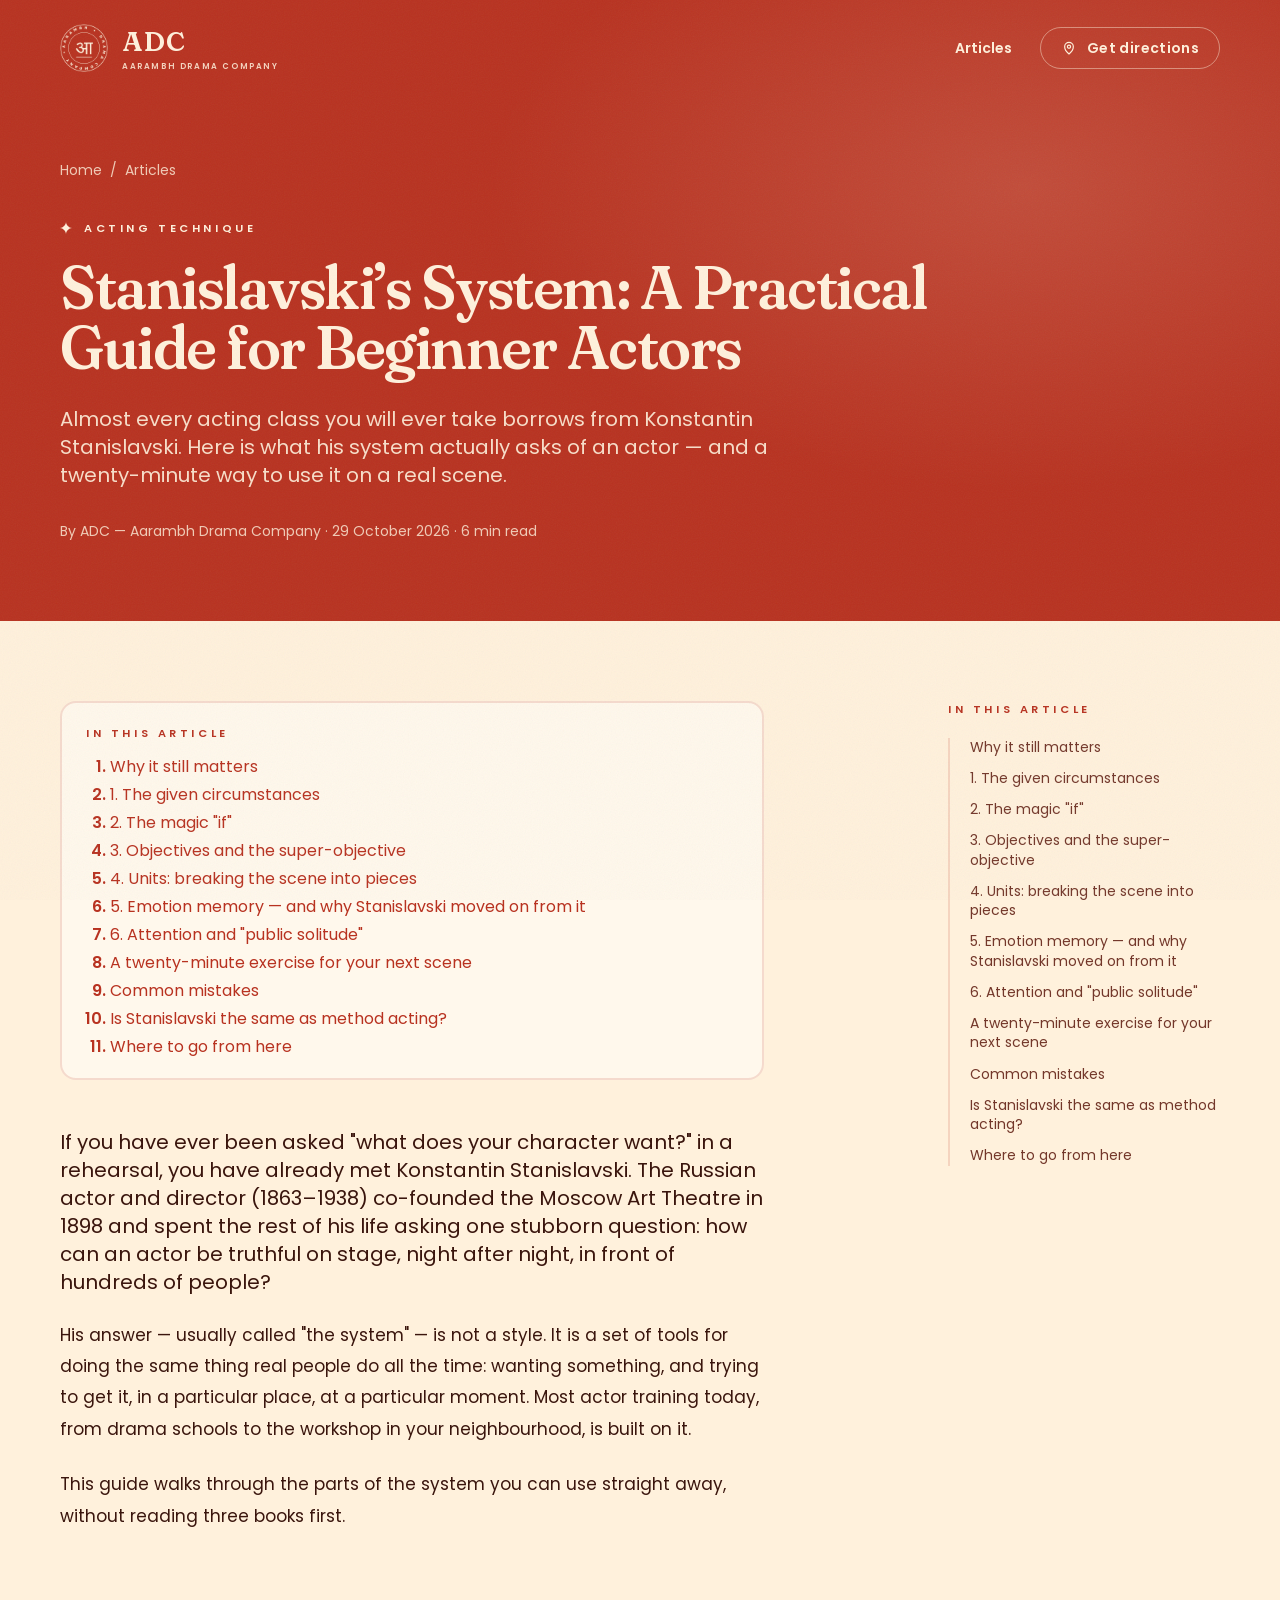
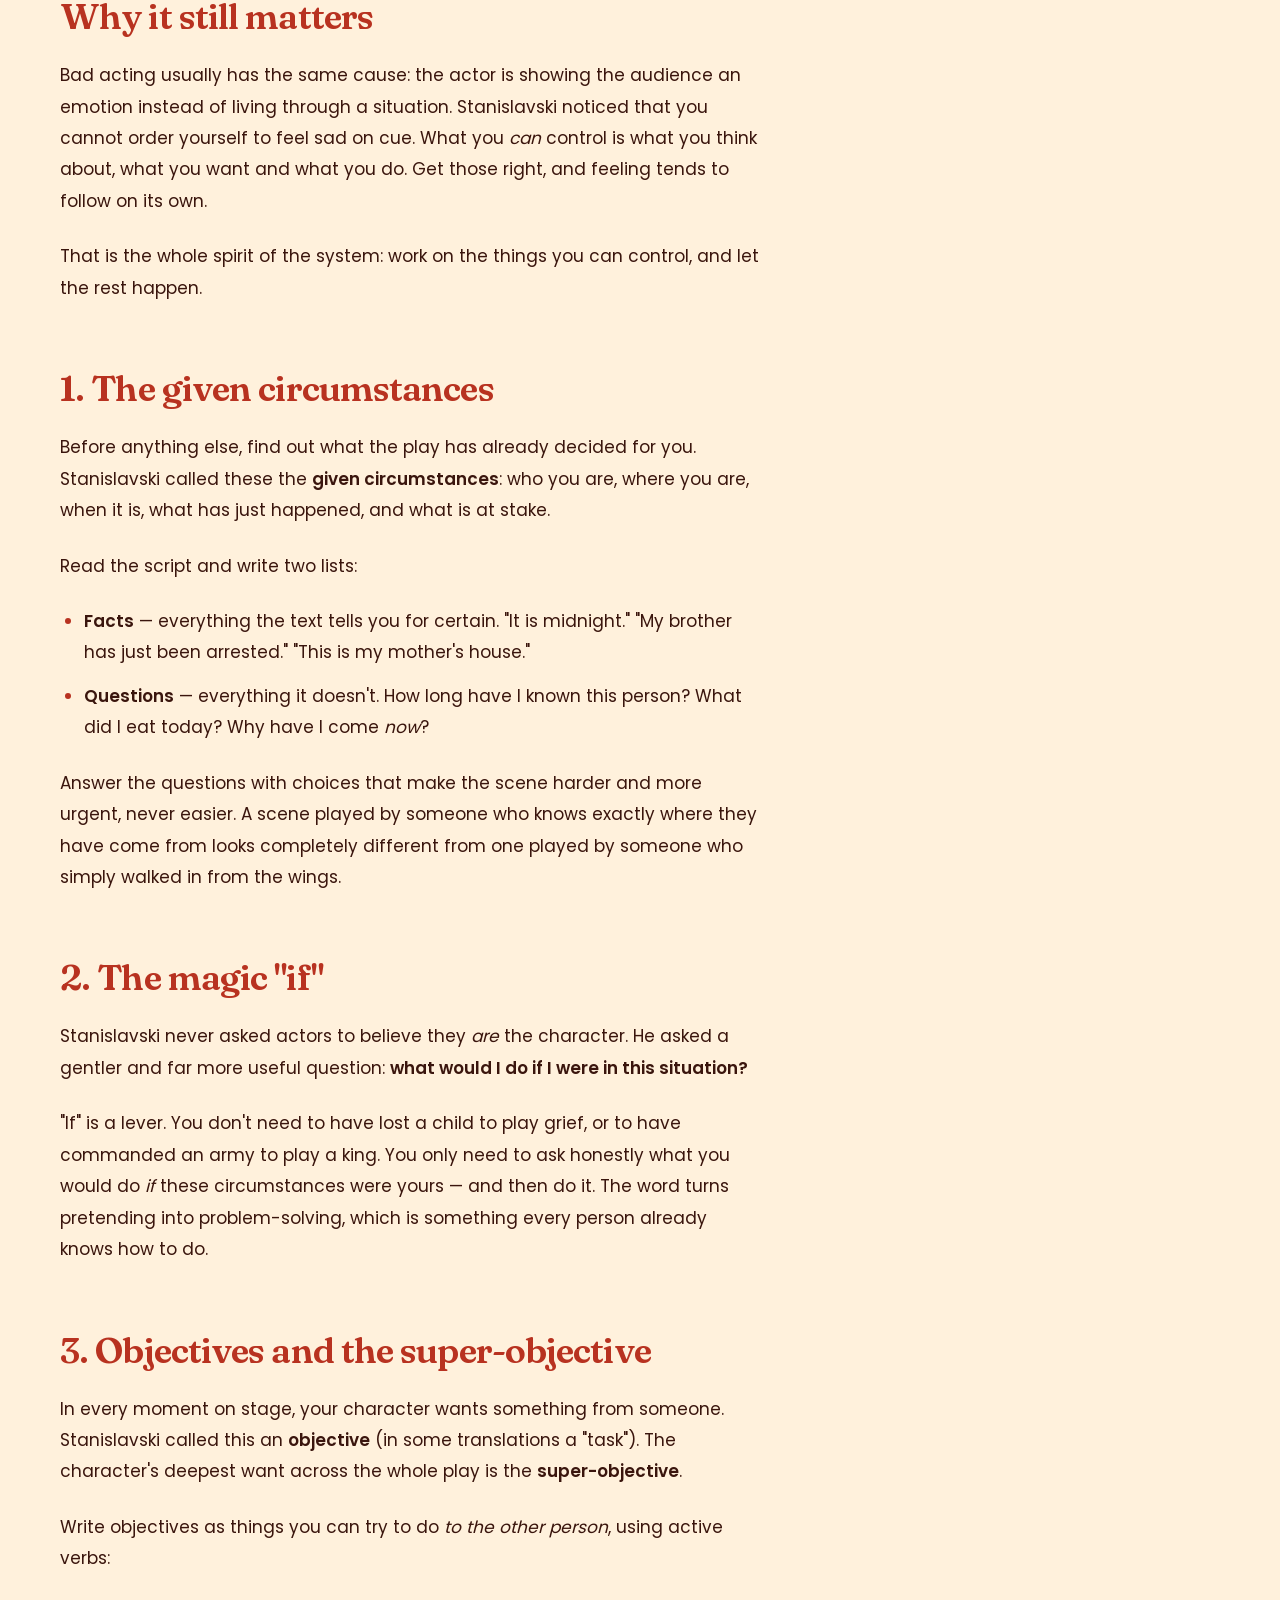
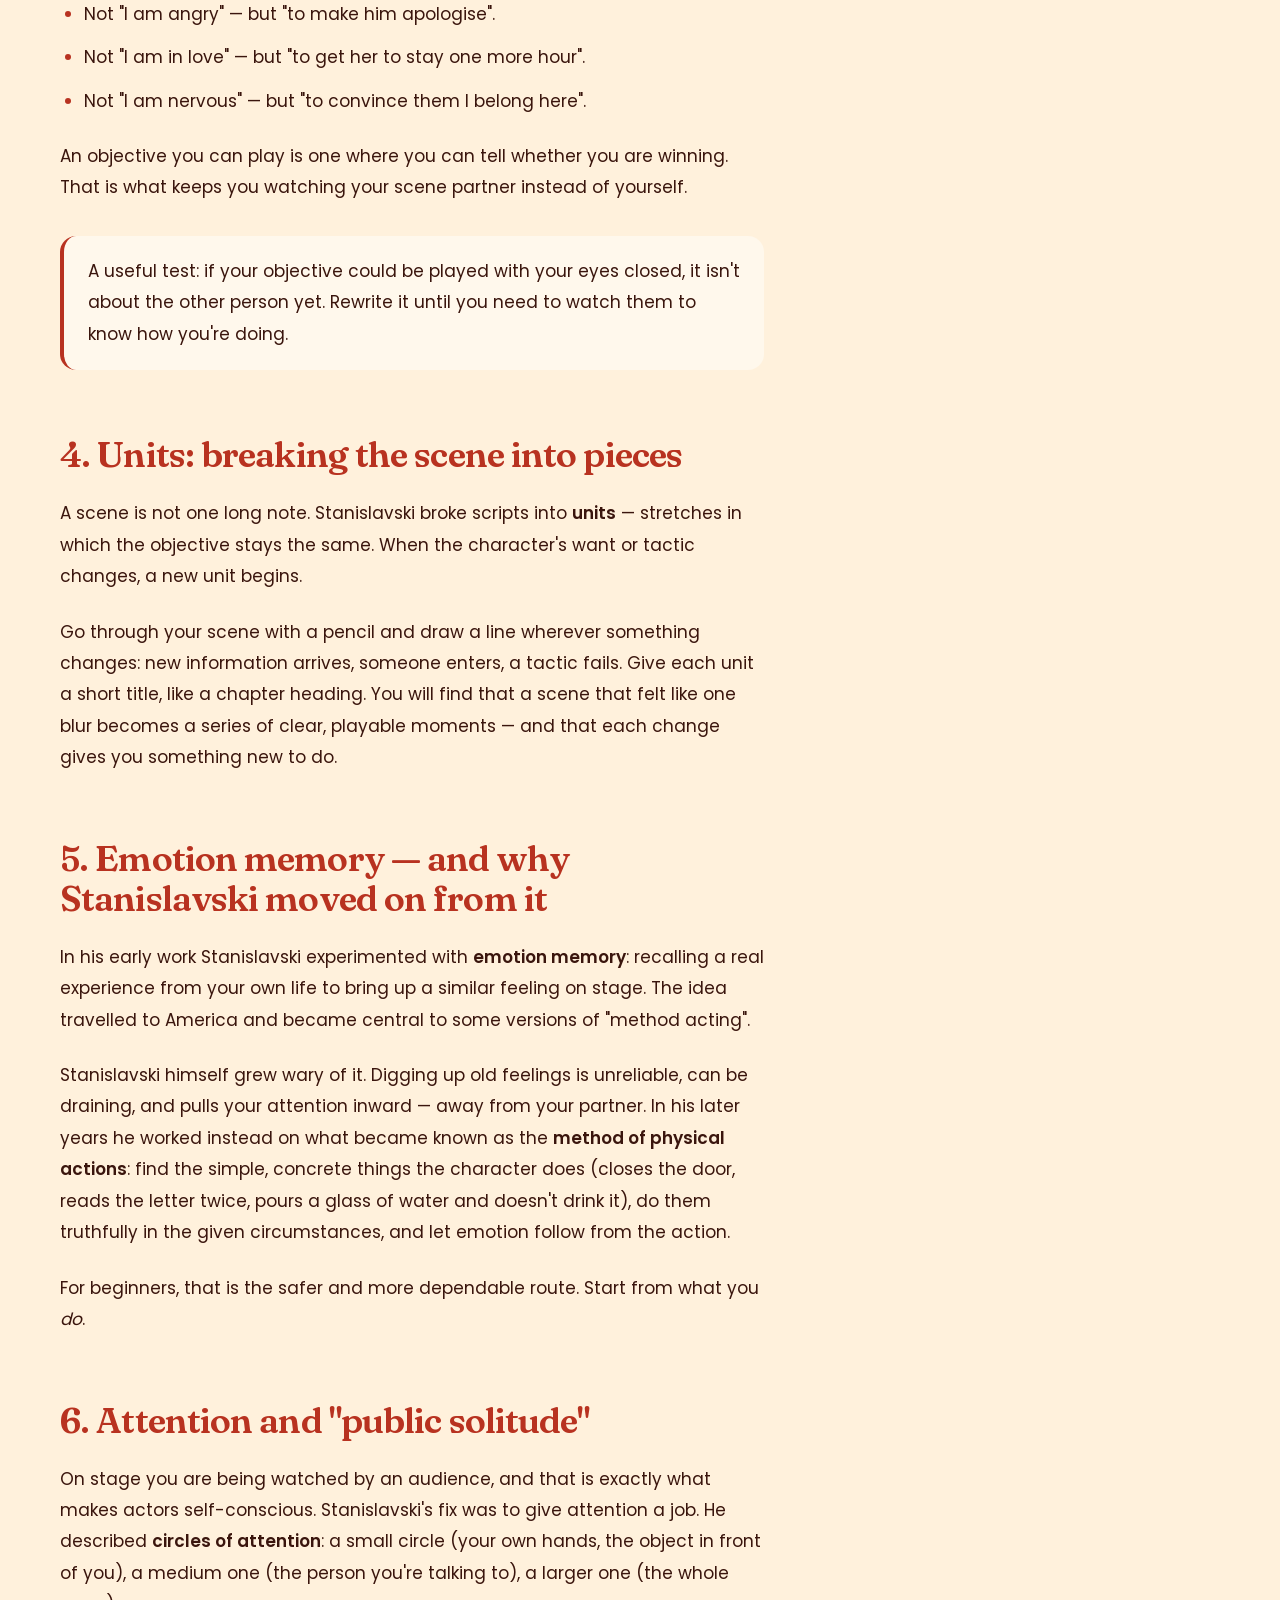
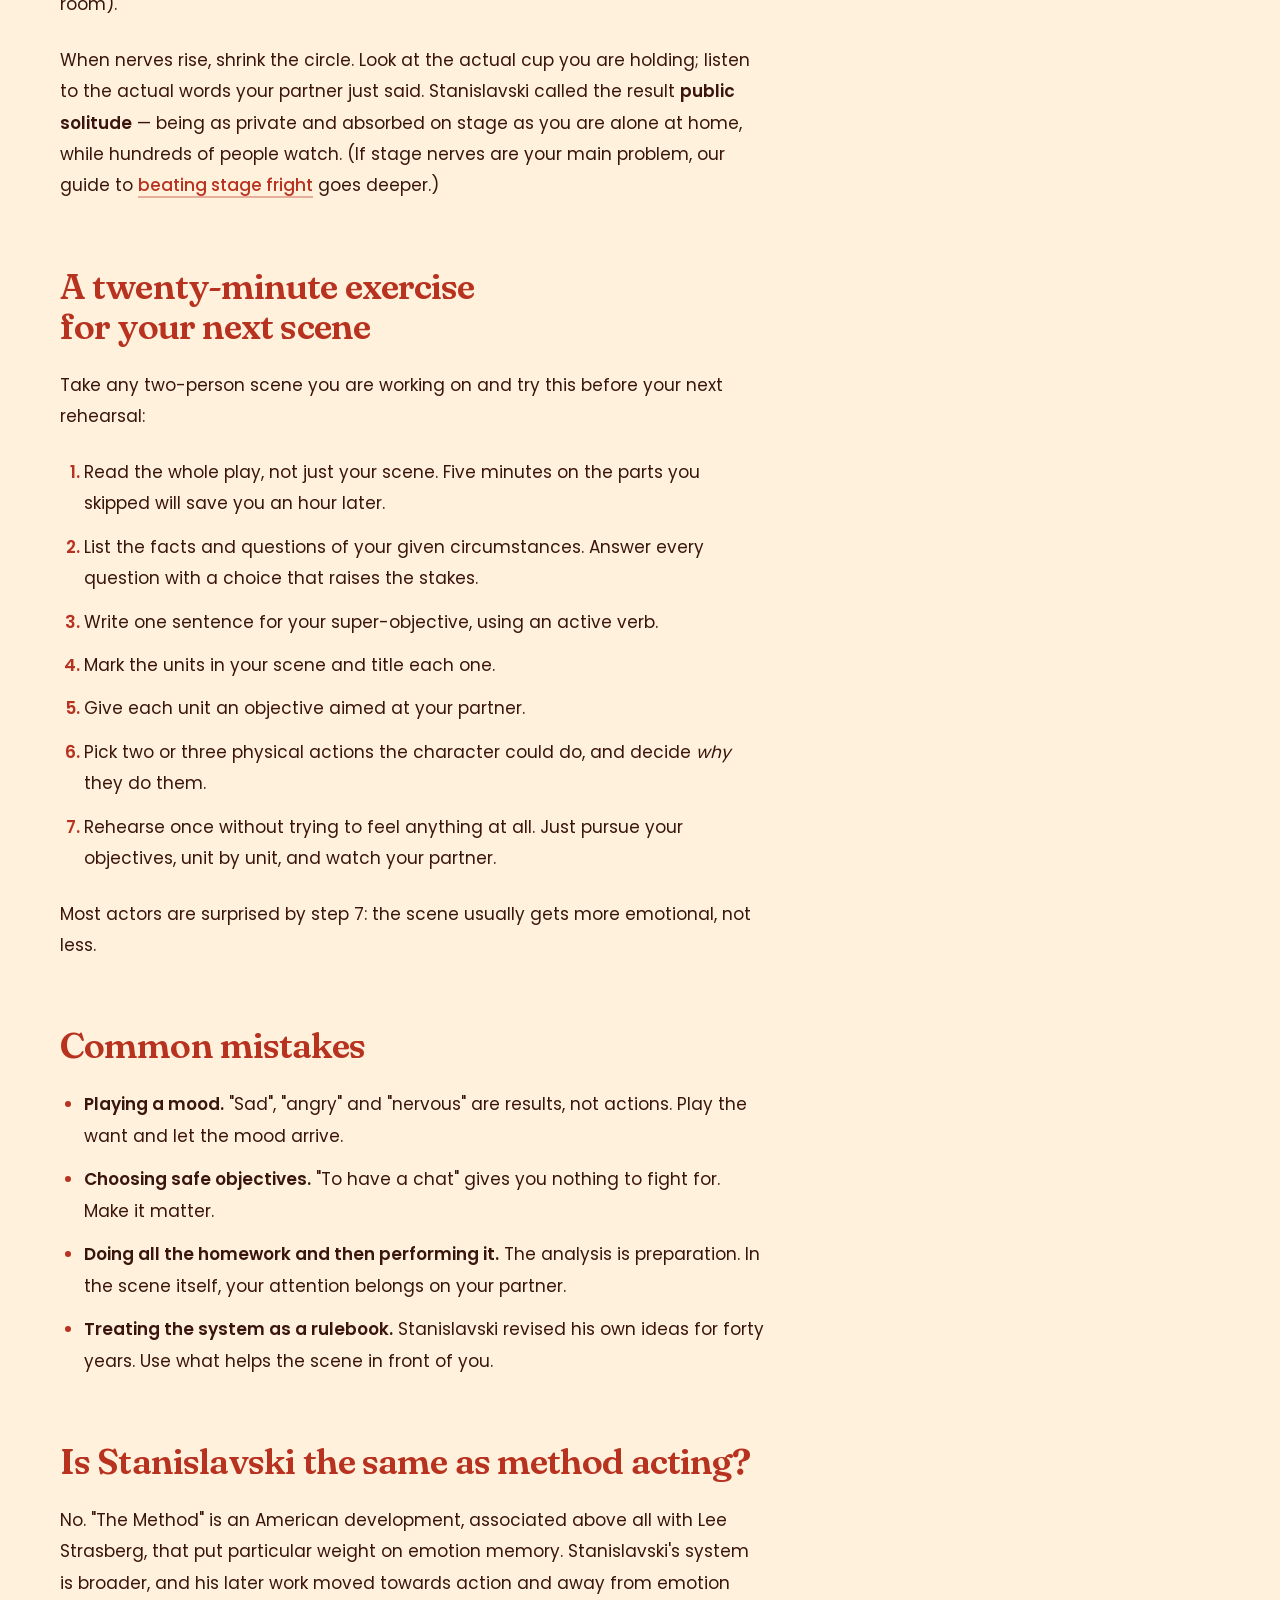
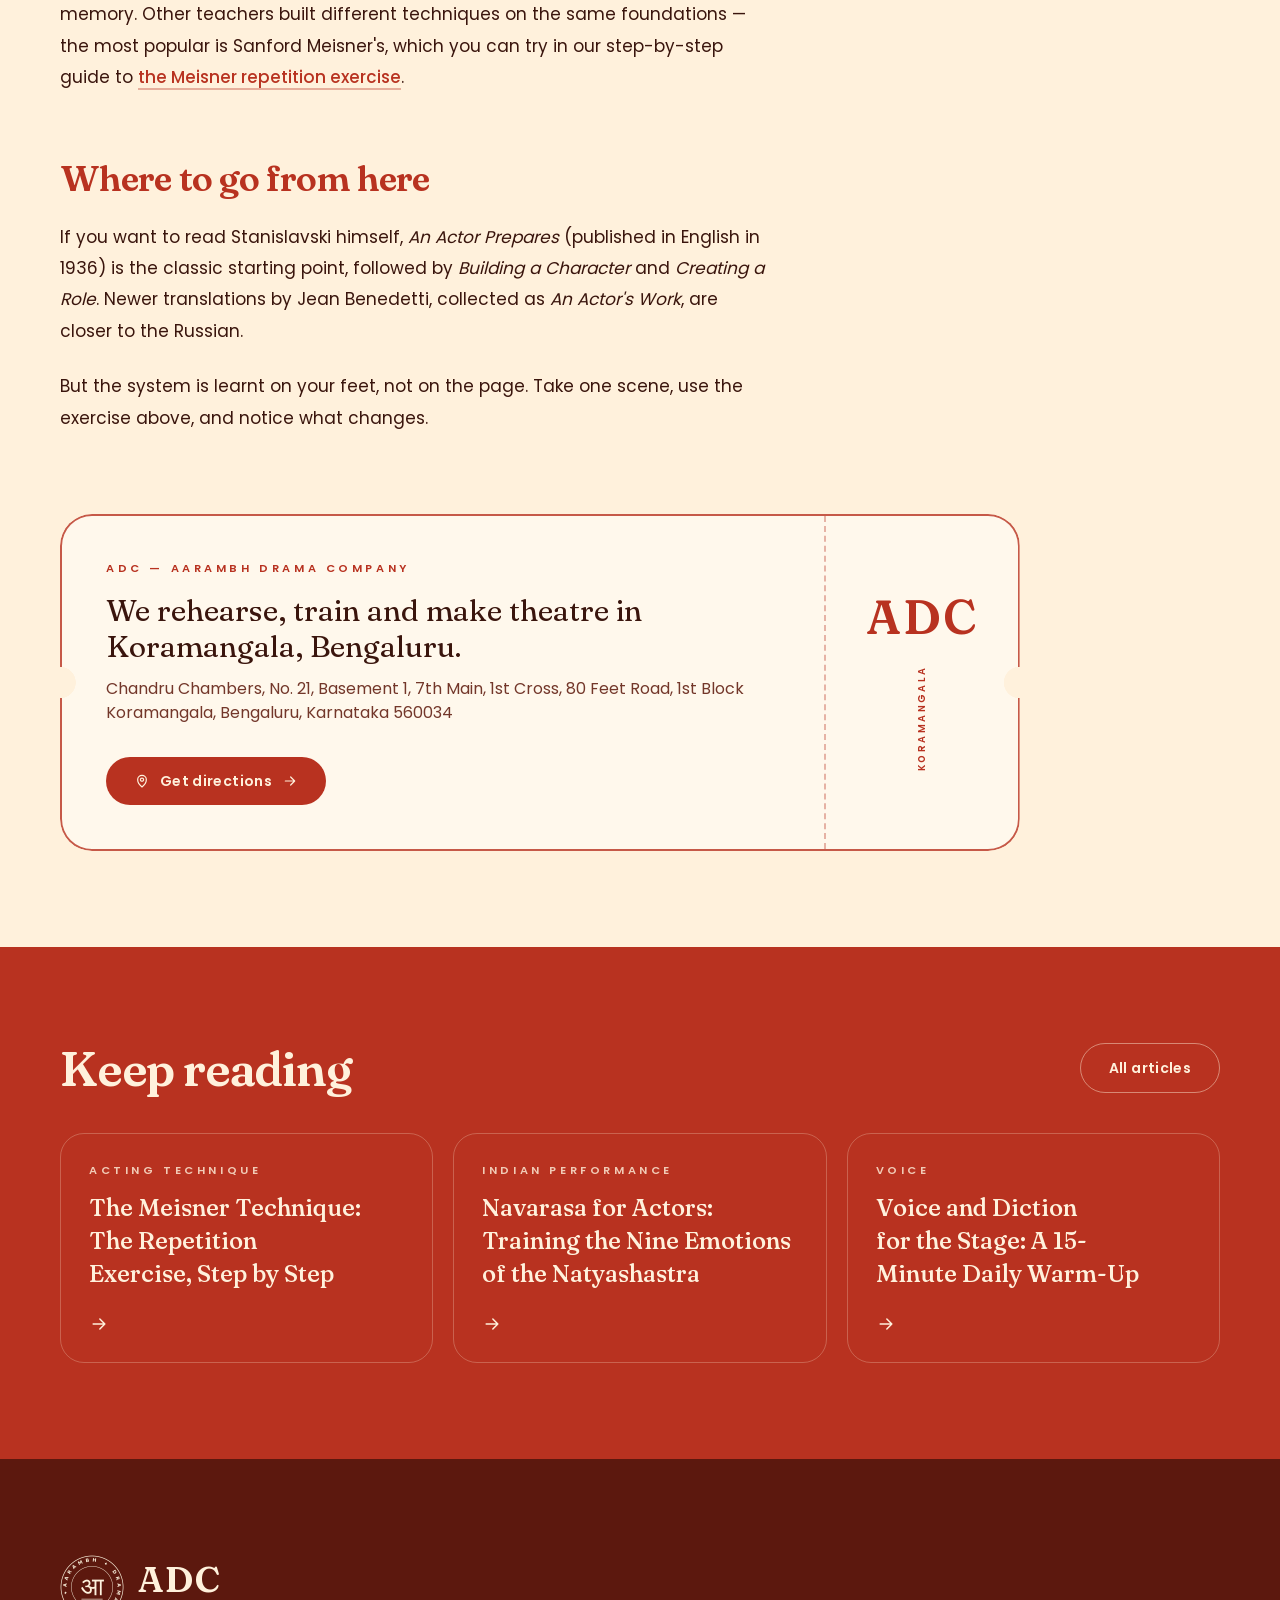
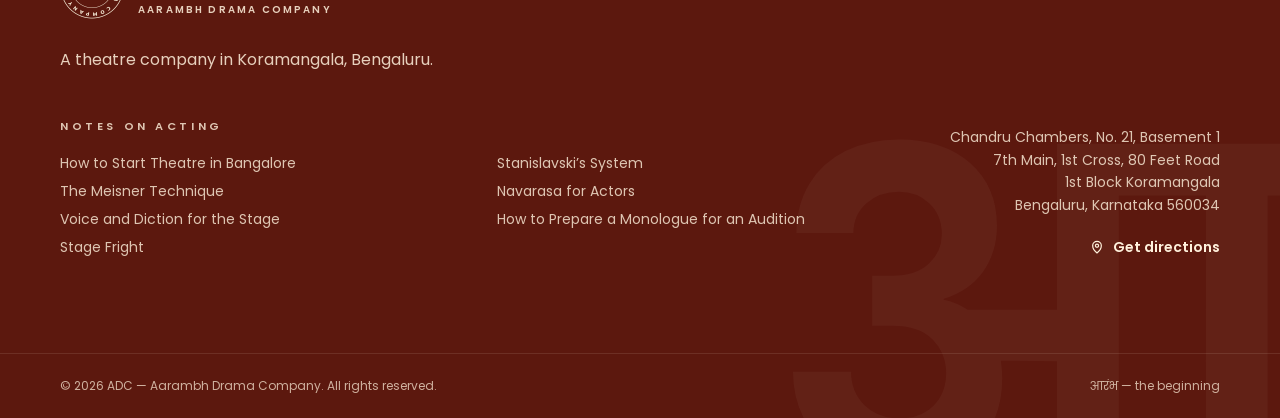
<file: articles/stanislavski-system-guide/index.html>
<!DOCTYPE html><html lang="en-IN" class="__variable_3ef085 __variable_618a02 __variable_d4c8d4"><head><meta charSet="utf-8"/><meta name="viewport" content="width=device-width, initial-scale=1"/><link rel="preload" as="image" href="/icons/seal-small-a58a28ab.webp"/><link rel="stylesheet" href="/_next/static/css/043c0b8f31f2d4df.css" data-precedence="next"/><link rel="preload" as="script" fetchPriority="low" href="/_next/static/chunks/webpack-a25bd75c807cb6f1.js"/><script src="/_next/static/chunks/5b8f0dd8-8df0f8787c39d86d.js" async=""></script><script src="/_next/static/chunks/749-2449f47266f1c728.js" async=""></script><script src="/_next/static/chunks/main-app-c1b3ed4e00259830.js" async=""></script><script src="/_next/static/chunks/411-0c74b40d2d4493ef.js" async=""></script><script src="/_next/static/chunks/app/articles/%5Bslug%5D/page-1b70c1af91ab5791.js" async=""></script><script src="/_next/static/chunks/app/layout-a1c670f8d9400816.js" async=""></script><meta name="theme-color" content="#b83220"/><meta name="color-scheme" content="light"/><title>Stanislavski’s System: A Practical Guide for Beginner Actors | ADC — Aarambh Drama Company</title><meta name="description" content="Given circumstances, the magic “if”, objectives and physical actions — Stanislavski’s system explained in plain words, with exercises you can try on your next scene."/><meta name="application-name" content="ADC"/><meta name="keywords" content="Stanislavski system,Stanislavski acting technique,given circumstances,magic if acting,objective and super-objective,acting techniques for beginners"/><link rel="canonical" href="https://aarambhdrama.com/articles/stanislavski-system-guide/"/><meta name="format-detection" content="telephone=no"/><meta property="og:title" content="Stanislavski’s System: A Practical Guide for Beginner Actors"/><meta property="og:description" content="Given circumstances, the magic “if”, objectives and physical actions — Stanislavski’s system explained in plain words, with exercises you can try on your next scene."/><meta property="og:url" content="https://aarambhdrama.com/articles/stanislavski-system-guide/"/><meta property="og:type" content="article"/><meta property="article:published_time" content="2026-10-29"/><meta property="article:modified_time" content="2026-10-29"/><meta property="article:author" content="ADC — Aarambh Drama Company"/><meta name="twitter:card" content="summary_large_image"/><meta name="twitter:title" content="Stanislavski’s System: A Practical Guide for Beginner Actors"/><meta name="twitter:description" content="Given circumstances, the magic “if”, objectives and physical actions — Stanislavski’s system explained in plain words, with exercises you can try on your next scene."/><link rel="icon" href="/icons/favicon-a997895d.ico" sizes="16x16 32x32 48x48"/><link rel="icon" href="/icons/favicon-32-89562ff1.png" sizes="32x32" type="image/png"/><link rel="icon" href="/icons/icon-192-d50f42f9.png" sizes="192x192" type="image/png"/><link rel="apple-touch-icon" href="/icons/apple-touch-icon-299f4fe9.png" sizes="180x180"/><script src="/_next/static/chunks/polyfills-42372ed130431b0a.js" noModule=""></script></head><body class="grain min-h-screen"><a href="#main" class="sr-only z-[80] rounded-full bg-paper px-5 py-3 text-sm font-semibold text-sindoor focus:not-sr-only focus:fixed focus:left-4 focus:top-4">Skip to content</a><header class="fixed inset-x-0 top-0 z-40 text-paper transition-[background-color,box-shadow,backdrop-filter] duration-500 "><div class="shell flex h-[4.5rem] items-center justify-between gap-4 lg:h-24"><a class="-ml-1 rounded-lg p-1" aria-label="ADC — Aarambh Drama Company — home" href="/"><span class="flex items-center gap-3.5"><img src="/icons/seal-small-a58a28ab.webp" alt="" width="256" height="256" class="h-11 w-11 lg:h-12 lg:w-12"/><span class="flex flex-col leading-none"><span class="font-display font-semibold tracking-[0.04em] text-2xl lg:text-[1.7rem]">ADC</span><span class="label mt-1.5 text-paper/85 text-[0.5rem] tracking-[0.2em]">Aarambh Drama Company</span></span></span></a><div class="flex items-center gap-3 sm:gap-7"><a class="text-sm font-semibold underline-offset-[6px] hover:underline" href="/articles/">Articles</a><a href="https://www.google.com/maps/search/?api=1&amp;query=Chandru%20Chambers%2C%20No.%2021%2C%20Basement%201%2C%207th%20Main%2C%201st%20Cross%2C%2080%20Feet%20Road%2C%201st%20Block%20Koramangala%2C%20Bengaluru%2C%20Karnataka%20560034" target="_blank" rel="noopener noreferrer" aria-label="Get directions" class="btn-line !px-3 !py-2.5 max-[400px]:hidden sm:!px-5"><svg viewBox="0 0 24 24" class="h-4 w-4" fill="none" stroke="currentColor" stroke-width="1.8" stroke-linecap="round" stroke-linejoin="round" aria-hidden="true"><path d="M12 21s-6.5-5.6-6.5-11a6.5 6.5 0 0 1 13 0C18.5 15.4 12 21 12 21Z M12 12.4a2.4 2.4 0 1 0 0-4.8 2.4 2.4 0 0 0 0 4.8Z"></path></svg><span class="hidden sm:inline">Get directions</span></a></div></div></header><main id="main"><section class="relative isolate overflow-hidden pt-32 sm:pt-40"><div aria-hidden="true" class="absolute inset-0 -z-10 bg-[radial-gradient(60%_70%_at_80%_30%,rgba(255,236,214,0.14),transparent_70%)]"></div><div class="shell pb-14 sm:pb-20"><nav aria-label="Breadcrumb" class="text-sm text-paper/80"><a class="underline-offset-4 hover:underline" href="/">Home</a><span aria-hidden="true" class="mx-2">/</span><a class="underline-offset-4 hover:underline" href="/articles/">Articles</a></nav><p class="label mt-10 flex items-center gap-3"><svg viewBox="0 0 24 24" class="h-3 w-3 shrink-0" fill="currentColor" aria-hidden="true"><path d="M12 0c.6 6.3 5.7 11.4 12 12-6.3.6-11.4 5.7-12 12-.6-6.3-5.7-11.4-12-12C6.3 11.4 11.4 6.3 12 0Z"></path></svg>Acting technique</p><h1 class="mt-5 max-w-4xl font-display text-4xl font-semibold leading-[1.05] tracking-tight text-balance sm:text-6xl">Stanislavski’s System: A Practical Guide for Beginner Actors</h1><p class="mt-7 max-w-3xl text-lg leading-relaxed text-paper/90 text-pretty sm:text-xl">Almost every acting class you will ever take borrows from Konstantin Stanislavski. Here is what his system actually asks of an actor — and a twenty-minute way to use it on a real scene.</p><p class="mt-8 text-sm text-paper/80">By <!-- -->ADC — Aarambh Drama Company<!-- --> · <time dateTime="2026-10-29">29 October 2026</time> · <!-- -->6<!-- --> min read</p></div></section><section class="bg-paper text-ink"><div class="shell grid gap-12 py-14 sm:py-20 lg:grid-cols-[minmax(0,1fr)_17rem] lg:gap-16"><article class="prose-adc min-w-0 max-w-[44rem]"><nav aria-label="In this article" class="contents-box lg:hidden"><p class="label text-sindoor">In this article</p><ol><li><a href="#why-it-still-matters">Why it still matters</a></li><li><a href="#1-the-given-circumstances">1. The given circumstances</a></li><li><a href="#2-the-magic-if">2. The magic &quot;if&quot;</a></li><li><a href="#3-objectives-and-the-super-objective">3. Objectives and the super-objective</a></li><li><a href="#4-units-breaking-the-scene-into-pieces">4. Units: breaking the scene into pieces</a></li><li><a href="#5-emotion-memory-and-why-stanislavski-moved-on-from-it">5. Emotion memory — and why Stanislavski moved on from it</a></li><li><a href="#6-attention-and-public-solitude">6. Attention and &quot;public solitude&quot;</a></li><li><a href="#a-twenty-minute-exercise-for-your-next-scene">A twenty-minute exercise for your next scene</a></li><li><a href="#common-mistakes">Common mistakes</a></li><li><a href="#is-stanislavski-the-same-as-method-acting">Is Stanislavski the same as method acting?</a></li><li><a href="#where-to-go-from-here">Where to go from here</a></li></ol></nav><p>If you have ever been asked &quot;what does your character want?&quot; in a rehearsal, you have already met Konstantin Stanislavski. The Russian actor and director (1863–1938) co-founded the Moscow Art Theatre in 1898 and spent the rest of his life asking one stubborn question: how can an actor be truthful on stage, night after night, in front of hundreds of people?</p><p>His answer — usually called &quot;the system&quot; — is not a style. It is a set of tools for doing the same thing real people do all the time: wanting something, and trying to get it, in a particular place, at a particular moment. Most actor training today, from drama schools to the workshop in your neighbourhood, is built on it.</p><p>This guide walks through the parts of the system you can use straight away, without reading three books first.</p><h2 id="why-it-still-matters">Why it still matters</h2><p>Bad acting usually has the same cause: the actor is showing the audience an emotion instead of living through a situation. Stanislavski noticed that you cannot order yourself to feel sad on cue. What you <em>can</em> control is what you think about, what you want and what you do. Get those right, and feeling tends to follow on its own.</p><p>That is the whole spirit of the system: work on the things you can control, and let the rest happen.</p><h2 id="1-the-given-circumstances">1. The given circumstances</h2><p>Before anything else, find out what the play has already decided for you. Stanislavski called these the <strong>given circumstances</strong>: who you are, where you are, when it is, what has just happened, and what is at stake.</p><p>Read the script and write two lists:</p><ul><li><strong>Facts</strong> — everything the text tells you for certain. &quot;It is midnight.&quot; &quot;My brother has just been arrested.&quot; &quot;This is my mother&#x27;s house.&quot;</li><li><strong>Questions</strong> — everything it doesn&#x27;t. How long have I known this person? What did I eat today? Why have I come <em>now</em>?</li></ul><p>Answer the questions with choices that make the scene harder and more urgent, never easier. A scene played by someone who knows exactly where they have come from looks completely different from one played by someone who simply walked in from the wings.</p><h2 id="2-the-magic-if">2. The magic &quot;if&quot;</h2><p>Stanislavski never asked actors to believe they <em>are</em> the character. He asked a gentler and far more useful question: <strong>what would I do if I were in this situation?</strong></p><p>&quot;If&quot; is a lever. You don&#x27;t need to have lost a child to play grief, or to have commanded an army to play a king. You only need to ask honestly what you would do <em>if</em> these circumstances were yours — and then do it. The word turns pretending into problem-solving, which is something every person already knows how to do.</p><h2 id="3-objectives-and-the-super-objective">3. Objectives and the super-objective</h2><p>In every moment on stage, your character wants something from someone. Stanislavski called this an <strong>objective</strong> (in some translations a &quot;task&quot;). The character&#x27;s deepest want across the whole play is the <strong>super-objective</strong>.</p><p>Write objectives as things you can try to do <em>to the other person</em>, using active verbs:</p><ul><li>Not &quot;I am angry&quot; — but &quot;to make him apologise&quot;.</li><li>Not &quot;I am in love&quot; — but &quot;to get her to stay one more hour&quot;.</li><li>Not &quot;I am nervous&quot; — but &quot;to convince them I belong here&quot;.</li></ul><p>An objective you can play is one where you can tell whether you are winning. That is what keeps you watching your scene partner instead of yourself.</p><aside class="callout"><p>A useful test: if your objective could be played with your eyes closed, it isn&#x27;t about the other person yet. Rewrite it until you need to watch them to know how you&#x27;re doing.</p></aside><h2 id="4-units-breaking-the-scene-into-pieces">4. Units: breaking the scene into pieces</h2><p>A scene is not one long note. Stanislavski broke scripts into <strong>units</strong> — stretches in which the objective stays the same. When the character&#x27;s want or tactic changes, a new unit begins.</p><p>Go through your scene with a pencil and draw a line wherever something changes: new information arrives, someone enters, a tactic fails. Give each unit a short title, like a chapter heading. You will find that a scene that felt like one blur becomes a series of clear, playable moments — and that each change gives you something new to do.</p><h2 id="5-emotion-memory-and-why-stanislavski-moved-on-from-it">5. Emotion memory — and why Stanislavski moved on from it</h2><p>In his early work Stanislavski experimented with <strong>emotion memory</strong>: recalling a real experience from your own life to bring up a similar feeling on stage. The idea travelled to America and became central to some versions of &quot;method acting&quot;.</p><p>Stanislavski himself grew wary of it. Digging up old feelings is unreliable, can be draining, and pulls your attention inward — away from your partner. In his later years he worked instead on what became known as the <strong>method of physical actions</strong>: find the simple, concrete things the character does (closes the door, reads the letter twice, pours a glass of water and doesn&#x27;t drink it), do them truthfully in the given circumstances, and let emotion follow from the action.</p><p>For beginners, that is the safer and more dependable route. Start from what you <em>do</em>.</p><h2 id="6-attention-and-public-solitude">6. Attention and &quot;public solitude&quot;</h2><p>On stage you are being watched by an audience, and that is exactly what makes actors self-conscious. Stanislavski&#x27;s fix was to give attention a job. He described <strong>circles of attention</strong>: a small circle (your own hands, the object in front of you), a medium one (the person you&#x27;re talking to), a larger one (the whole room).</p><p>When nerves rise, shrink the circle. Look at the actual cup you are holding; listen to the actual words your partner just said. Stanislavski called the result <strong>public solitude</strong> — being as private and absorbed on stage as you are alone at home, while hundreds of people watch. (If stage nerves are your main problem, our guide to <a href="/articles/stage-fright-techniques-for-actors/">beating stage fright</a> goes deeper.)</p><h2 id="a-twenty-minute-exercise-for-your-next-scene">A twenty-minute exercise for your next scene</h2><p>Take any two-person scene you are working on and try this before your next rehearsal:</p><ol><li>Read the whole play, not just your scene. Five minutes on the parts you skipped will save you an hour later.</li><li>List the facts and questions of your given circumstances. Answer every question with a choice that raises the stakes.</li><li>Write one sentence for your super-objective, using an active verb.</li><li>Mark the units in your scene and title each one.</li><li>Give each unit an objective aimed at your partner.</li><li>Pick two or three physical actions the character could do, and decide <em>why</em> they do them.</li><li>Rehearse once without trying to feel anything at all. Just pursue your objectives, unit by unit, and watch your partner.</li></ol><p>Most actors are surprised by step 7: the scene usually gets more emotional, not less.</p><h2 id="common-mistakes">Common mistakes</h2><ul><li><strong>Playing a mood.</strong> &quot;Sad&quot;, &quot;angry&quot; and &quot;nervous&quot; are results, not actions. Play the want and let the mood arrive.</li><li><strong>Choosing safe objectives.</strong> &quot;To have a chat&quot; gives you nothing to fight for. Make it matter.</li><li><strong>Doing all the homework and then performing it.</strong> The analysis is preparation. In the scene itself, your attention belongs on your partner.</li><li><strong>Treating the system as a rulebook.</strong> Stanislavski revised his own ideas for forty years. Use what helps the scene in front of you.</li></ul><h2 id="is-stanislavski-the-same-as-method-acting">Is Stanislavski the same as method acting?</h2><p>No. &quot;The Method&quot; is an American development, associated above all with Lee Strasberg, that put particular weight on emotion memory. Stanislavski&#x27;s system is broader, and his later work moved towards action and away from emotion memory. Other teachers built different techniques on the same foundations — the most popular is Sanford Meisner&#x27;s, which you can try in our step-by-step guide to <a href="/articles/meisner-technique-repetition-exercise/">the Meisner repetition exercise</a>.</p><h2 id="where-to-go-from-here">Where to go from here</h2><p>If you want to read Stanislavski himself, <em>An Actor Prepares</em> (published in English in 1936) is the classic starting point, followed by <em>Building a Character</em> and <em>Creating a Role</em>. Newer translations by Jean Benedetti, collected as <em>An Actor&#x27;s Work</em>, are closer to the Russian.</p><p>But the system is learnt on your feet, not on the page. Take one scene, use the exercise above, and notice what changes.</p></article><aside class="hidden lg:block"><div class="sticky top-32"><nav aria-label="In this article"><p class="label text-sindoor">In this article</p><ol class="mt-5 space-y-3 border-l-2 border-sindoor/15 pl-5 text-sm leading-snug text-ink-soft"><li><a href="#why-it-still-matters" class="hover:text-sindoor">Why it still matters</a></li><li><a href="#1-the-given-circumstances" class="hover:text-sindoor">1. The given circumstances</a></li><li><a href="#2-the-magic-if" class="hover:text-sindoor">2. The magic &quot;if&quot;</a></li><li><a href="#3-objectives-and-the-super-objective" class="hover:text-sindoor">3. Objectives and the super-objective</a></li><li><a href="#4-units-breaking-the-scene-into-pieces" class="hover:text-sindoor">4. Units: breaking the scene into pieces</a></li><li><a href="#5-emotion-memory-and-why-stanislavski-moved-on-from-it" class="hover:text-sindoor">5. Emotion memory — and why Stanislavski moved on from it</a></li><li><a href="#6-attention-and-public-solitude" class="hover:text-sindoor">6. Attention and &quot;public solitude&quot;</a></li><li><a href="#a-twenty-minute-exercise-for-your-next-scene" class="hover:text-sindoor">A twenty-minute exercise for your next scene</a></li><li><a href="#common-mistakes" class="hover:text-sindoor">Common mistakes</a></li><li><a href="#is-stanislavski-the-same-as-method-acting" class="hover:text-sindoor">Is Stanislavski the same as method acting?</a></li><li><a href="#where-to-go-from-here" class="hover:text-sindoor">Where to go from here</a></li></ol></nav></div></aside></div><div class="shell pb-16 sm:pb-24"><div class="ticket grid max-w-[60rem] rounded-[2rem] border-2 border-sindoor/80 bg-paper-card text-sindoor sm:grid-cols-[1fr_auto]"><div class="p-8 sm:p-11"><p class="label">ADC — Aarambh Drama Company</p><p class="mt-4 font-display text-2xl leading-snug text-ink sm:text-3xl">We rehearse, train and make theatre in Koramangala, Bengaluru.</p><p class="mt-3 text-ink-soft">Chandru Chambers, No. 21, Basement 1, 7th Main, 1st Cross, 80 Feet Road, 1st Block Koramangala, Bengaluru, Karnataka 560034</p><a href="https://www.google.com/maps/search/?api=1&amp;query=Chandru%20Chambers%2C%20No.%2021%2C%20Basement%201%2C%207th%20Main%2C%201st%20Cross%2C%2080%20Feet%20Road%2C%201st%20Block%20Koramangala%2C%20Bengaluru%2C%20Karnataka%20560034" target="_blank" rel="noopener noreferrer" class="btn-sindoor group mt-8"><svg viewBox="0 0 24 24" class="h-4 w-4" fill="none" stroke="currentColor" stroke-width="1.8" stroke-linecap="round" stroke-linejoin="round" aria-hidden="true"><path d="M12 21s-6.5-5.6-6.5-11a6.5 6.5 0 0 1 13 0C18.5 15.4 12 21 12 21Z M12 12.4a2.4 2.4 0 1 0 0-4.8 2.4 2.4 0 0 0 0 4.8Z"></path></svg>Get directions<svg viewBox="0 0 24 24" class="h-4 w-4 transition-transform group-hover:translate-x-1" fill="none" stroke="currentColor" stroke-width="1.8" stroke-linecap="round" stroke-linejoin="round" aria-hidden="true"><path d="M5 12h14 M13 6l6 6-6 6"></path></svg></a></div><div class="flex items-center justify-between gap-6 border-t-2 border-dashed border-sindoor/35 px-8 py-6 sm:flex-col sm:justify-center sm:border-l-2 sm:border-t-0 sm:px-10 sm:py-11"><span class="font-display text-4xl font-semibold tracking-[0.04em] sm:text-5xl">ADC</span><span class="label text-[0.6rem] tracking-[0.26em] sm:rotate-180 sm:[writing-mode:vertical-rl]">Koramangala</span></div></div></div></section><section class="bg-sindoor"><div class="shell py-16 sm:py-24"><div class="flex flex-wrap items-end justify-between gap-6"><h2 class="font-display text-4xl font-semibold tracking-tight sm:text-5xl">Keep reading</h2><a class="btn-line" href="/articles/">All articles</a></div><ul class="mt-10 grid gap-5 md:grid-cols-3"><li><a class="group flex h-full flex-col rounded-[1.5rem] border border-paper/25 p-7 transition hover:border-paper hover:bg-paper/[0.06]" href="/articles/meisner-technique-repetition-exercise/"><p class="label text-paper/80">Acting technique</p><p class="mt-3 font-display text-2xl font-medium leading-snug text-balance">The Meisner Technique: The Repetition Exercise, Step by Step</p><span class="mt-auto pt-6"><svg viewBox="0 0 24 24" class="h-5 w-5 transition-transform group-hover:translate-x-1" fill="none" stroke="currentColor" stroke-width="1.8" stroke-linecap="round" stroke-linejoin="round" aria-hidden="true"><path d="M5 12h14 M13 6l6 6-6 6"></path></svg></span></a></li><li><a class="group flex h-full flex-col rounded-[1.5rem] border border-paper/25 p-7 transition hover:border-paper hover:bg-paper/[0.06]" href="/articles/navarasa-nine-emotions-for-actors/"><p class="label text-paper/80">Indian performance</p><p class="mt-3 font-display text-2xl font-medium leading-snug text-balance">Navarasa for Actors: Training the Nine Emotions of the Natyashastra</p><span class="mt-auto pt-6"><svg viewBox="0 0 24 24" class="h-5 w-5 transition-transform group-hover:translate-x-1" fill="none" stroke="currentColor" stroke-width="1.8" stroke-linecap="round" stroke-linejoin="round" aria-hidden="true"><path d="M5 12h14 M13 6l6 6-6 6"></path></svg></span></a></li><li><a class="group flex h-full flex-col rounded-[1.5rem] border border-paper/25 p-7 transition hover:border-paper hover:bg-paper/[0.06]" href="/articles/voice-diction-warm-up-for-stage/"><p class="label text-paper/80">Voice</p><p class="mt-3 font-display text-2xl font-medium leading-snug text-balance">Voice and Diction for the Stage: A 15-Minute Daily Warm-Up</p><span class="mt-auto pt-6"><svg viewBox="0 0 24 24" class="h-5 w-5 transition-transform group-hover:translate-x-1" fill="none" stroke="currentColor" stroke-width="1.8" stroke-linecap="round" stroke-linejoin="round" aria-hidden="true"><path d="M5 12h14 M13 6l6 6-6 6"></path></svg></span></a></li></ul></div></section><script type="application/ld+json">{"@context":"https://schema.org","@graph":[{"@type":"Article","@id":"https://aarambhdrama.com/articles/stanislavski-system-guide/#article","headline":"Stanislavski’s System: A Practical Guide for Beginner Actors","description":"Given circumstances, the magic “if”, objectives and physical actions — Stanislavski’s system explained in plain words, with exercises you can try on your next scene.","image":"https://aarambhdrama.com/icons/og-814fcd40.png","datePublished":"2026-10-29","dateModified":"2026-10-29","inLanguage":"en-IN","keywords":"Stanislavski system, Stanislavski acting technique, given circumstances, magic if acting, objective and super-objective, acting techniques for beginners","mainEntityOfPage":"https://aarambhdrama.com/articles/stanislavski-system-guide/","author":{"@type":"Organization","@id":"https://aarambhdrama.com/#company","name":"Aarambh Drama Company","url":"https://aarambhdrama.com/"},"publisher":{"@id":"https://aarambhdrama.com/#company"},"isPartOf":{"@id":"https://aarambhdrama.com/#website"}},{"@type":"BreadcrumbList","itemListElement":[{"@type":"ListItem","position":1,"name":"Home","item":"https://aarambhdrama.com/"},{"@type":"ListItem","position":2,"name":"Articles","item":"https://aarambhdrama.com/articles/"},{"@type":"ListItem","position":3,"name":"Stanislavski’s System: A Practical Guide for Beginner Actors","item":"https://aarambhdrama.com/articles/stanislavski-system-guide/"}]}]}</script></main><footer class="relative isolate overflow-hidden bg-sindoor-dark text-paper"><p aria-hidden="true" lang="hi" class="pointer-events-none absolute -bottom-[0.32em] right-[-0.06em] -z-10 select-none font-sans text-[22rem] font-semibold leading-none text-paper/[0.04] sm:text-[30rem]">आ</p><div class="shell grid gap-12 py-20 sm:py-24 lg:grid-cols-[1fr_auto] lg:items-end"><div><span class="flex items-center gap-3.5"><img src="/icons/seal-small-a58a28ab.webp" alt="" width="256" height="256" class="h-16 w-16"/><span class="flex flex-col leading-none"><span class="font-display font-semibold tracking-[0.04em] text-4xl">ADC</span><span class="label mt-1.5 text-paper/85 text-[0.62rem] tracking-[0.22em]">Aarambh Drama Company</span></span></span><p class="mt-7 max-w-sm leading-relaxed text-paper/85">A theatre company in Koramangala, Bengaluru.</p><nav aria-label="Articles" class="mt-10"><a class="label text-paper/80 hover:text-paper" href="/articles/">Notes on acting</a><ul class="mt-4 grid gap-x-8 gap-y-2 text-sm text-paper/80 sm:grid-cols-2"><li><a class="underline-offset-4 hover:text-paper hover:underline" href="/articles/start-theatre-in-bangalore-beginners-guide/">How to Start Theatre in Bangalore</a></li><li><a class="underline-offset-4 hover:text-paper hover:underline" href="/articles/stanislavski-system-guide/">Stanislavski’s System</a></li><li><a class="underline-offset-4 hover:text-paper hover:underline" href="/articles/meisner-technique-repetition-exercise/">The Meisner Technique</a></li><li><a class="underline-offset-4 hover:text-paper hover:underline" href="/articles/navarasa-nine-emotions-for-actors/">Navarasa for Actors</a></li><li><a class="underline-offset-4 hover:text-paper hover:underline" href="/articles/voice-diction-warm-up-for-stage/">Voice and Diction for the Stage</a></li><li><a class="underline-offset-4 hover:text-paper hover:underline" href="/articles/how-to-prepare-a-monologue-for-audition/">How to Prepare a Monologue for an Audition</a></li><li><a class="underline-offset-4 hover:text-paper hover:underline" href="/articles/stage-fright-techniques-for-actors/">Stage Fright</a></li></ul></nav></div><div class="flex flex-col gap-5 lg:items-end"><address class="text-sm not-italic leading-relaxed text-paper/80 lg:text-right"><span class="block">Chandru Chambers, No. 21, Basement 1</span><span class="block">7th Main, 1st Cross, 80 Feet Road</span><span class="block">1st Block Koramangala</span><span class="block">Bengaluru, Karnataka 560034</span></address><a href="https://www.google.com/maps/search/?api=1&amp;query=Chandru%20Chambers%2C%20No.%2021%2C%20Basement%201%2C%207th%20Main%2C%201st%20Cross%2C%2080%20Feet%20Road%2C%201st%20Block%20Koramangala%2C%20Bengaluru%2C%20Karnataka%20560034" target="_blank" rel="noopener noreferrer" class="inline-flex items-center gap-2 text-sm font-semibold underline-offset-4 hover:underline"><svg viewBox="0 0 24 24" class="h-4 w-4" fill="none" stroke="currentColor" stroke-width="1.8" stroke-linecap="round" stroke-linejoin="round" aria-hidden="true"><path d="M12 21s-6.5-5.6-6.5-11a6.5 6.5 0 0 1 13 0C18.5 15.4 12 21 12 21Z M12 12.4a2.4 2.4 0 1 0 0-4.8 2.4 2.4 0 0 0 0 4.8Z"></path></svg>Get directions</a></div></div><div class="border-t border-paper/10"><div class="shell flex flex-col gap-2 py-6 text-xs text-paper/70 sm:flex-row sm:items-center sm:justify-between"><p>© <!-- -->2026<!-- --> <!-- -->ADC — Aarambh Drama Company<!-- -->. All rights reserved.</p><p><span lang="hi">आरंभ</span> — the beginning</p></div></div></footer><script type="application/ld+json">{"@context":"https://schema.org","@type":"TheaterGroup","@id":"https://aarambhdrama.com/#company","name":"Aarambh Drama Company","alternateName":"ADC","url":"https://aarambhdrama.com/","logo":"https://aarambhdrama.com/icons/logo-512-22fb78ce.png","image":"https://aarambhdrama.com/icons/og-814fcd40.png","description":"ADC (Aarambh Drama Company) is a theatre company in Koramangala, Bengaluru — rehearsing, training and making theatre.","address":{"@type":"PostalAddress","streetAddress":"Chandru Chambers, No. 21, Basement 1, 7th Main, 1st Cross, 80 Feet Road, 1st Block Koramangala","addressLocality":"Bengaluru","addressRegion":"Karnataka","postalCode":"560034","addressCountry":"IN"}}</script><script type="application/ld+json">{"@context":"https://schema.org","@type":"WebSite","@id":"https://aarambhdrama.com/#website","name":"ADC","alternateName":["Aarambh Drama Company","ADC — Aarambh Drama Company"],"url":"https://aarambhdrama.com/","inLanguage":"en-IN","publisher":{"@id":"https://aarambhdrama.com/#company"}}</script><script src="/_next/static/chunks/webpack-a25bd75c807cb6f1.js" async=""></script><script>(self.__next_f=self.__next_f||[]).push([0]);self.__next_f.push([2,null])</script><script>self.__next_f.push([1,"1:HL[\"/_next/static/css/043c0b8f31f2d4df.css\",\"style\"]\n"])</script><script>self.__next_f.push([1,"2:I[6608,[],\"\"]\n4:I[5411,[\"411\",\"static/chunks/411-0c74b40d2d4493ef.js\",\"83\",\"static/chunks/app/articles/%5Bslug%5D/page-1b70c1af91ab5791.js\"],\"\"]\n6:I[2728,[],\"\"]\n8:I[9836,[],\"\"]\n9:I[9916,[\"411\",\"static/chunks/411-0c74b40d2d4493ef.js\",\"185\",\"static/chunks/app/layout-a1c670f8d9400816.js\"],\"Header\"]\nb:I[8907,[],\"\"]\n5:T5a4,{\"@context\":\"https://schema.org\",\"@graph\":[{\"@type\":\"Article\",\"@id\":\"https://aarambhdrama.com/articles/stanislavski-system-guide/#article\",\"headline\":\"Stanislavski’s System: A Practical Guide for Beginner Actors\",\"description\":\"Given circumstances, the magic “if”, objectives and physical actions — Stanislavski’s system explained in plain words, with exercises you can try on your next scene.\",\"image\":\"https://aarambhdrama.com/icons/og-814fcd40.png\",\"datePublished\":\"2026-10-29\",\"dateModified\":\"2026-10-29\",\"inLanguage\":\"en-IN\",\"keywords\":\"Stanislavski system, Stanislavski acting technique, given circumstances, magic if acting, objective and super-objective, acting techniques for beginners\",\"mainEntityOfPage\":\"https://aarambhdrama.com/articles/stanislavski-system-guide/\",\"author\":{\"@type\":\"Organization\",\"@id\":\"https://aarambhdrama.com/#company\",\"name\":\"Aarambh Drama Company\",\"url\":\"https://aarambhdrama.com/\"},\"publisher\":{\"@id\":\"https://aarambhdrama.com/#company\"},\"isPartOf\":{\"@id\":\"https://aarambhdrama.com/#website\"}},{\"@type\":\"BreadcrumbList\",\"itemListElement\":[{\"@type\":\"ListItem\",\"position\":1,\"name\":\"Home\",\"item\":\"https://aarambhdrama.com/\"},{\"@type\":\"ListItem\",\"position\":2,\"name\":\"Articles\",\"item\":\"https://aarambhdrama.com/articles/\"},{\"@type\":\"ListItem\",\"position\":3,\"name\":\"Stanislavski’s System: A Practical Guide for Beginner Actors\",\"item\":\"https://aarambhdrama.com/articles/stanislavski-system-guide/\"}]}]}7:[\"slug\",\"stanislavski-system-guide\",\"d\"]\nc:[]\n"])</script><script>self.__next_f.push([1,"0:[\"$\",\"$L2\",null,{\"buildId\":\"cTDYezdDyj8DPv9pL1llV\",\"assetPrefix\":\"\",\"urlParts\":[\"\",\"articles\",\"stanislavski-system-guide\",\"\"],\"initialTree\":[\"\",{\"children\":[\"articles\",{\"children\":[[\"slug\",\"stanislavski-system-guide\",\"d\"],{\"children\":[\"__PAGE__?{\\\"slug\\\":\\\"stanislavski-system-guide\\\"}\",{}]}]}]},\"$undefined\",\"$undefined\",true],\"initialSeedData\":[\"\",{\"children\":[\"articles\",{\"children\":[[\"slug\",\"stanislavski-system-guide\",\"d\"],{\"children\":[\"__PAGE__\",{},[[\"$L3\",[[\"$\",\"section\",null,{\"className\":\"relative isolate overflow-hidden pt-32 sm:pt-40\",\"children\":[[\"$\",\"div\",null,{\"aria-hidden\":true,\"className\":\"absolute inset-0 -z-10 bg-[radial-gradient(60%_70%_at_80%_30%,rgba(255,236,214,0.14),transparent_70%)]\"}],[\"$\",\"div\",null,{\"className\":\"shell pb-14 sm:pb-20\",\"children\":[[\"$\",\"nav\",null,{\"aria-label\":\"Breadcrumb\",\"className\":\"text-sm text-paper/80\",\"children\":[[\"$\",\"$L4\",null,{\"href\":\"/\",\"className\":\"underline-offset-4 hover:underline\",\"children\":\"Home\"}],[\"$\",\"span\",null,{\"aria-hidden\":true,\"className\":\"mx-2\",\"children\":\"/\"}],[\"$\",\"$L4\",null,{\"href\":\"/articles/\",\"className\":\"underline-offset-4 hover:underline\",\"children\":\"Articles\"}]]}],[\"$\",\"p\",null,{\"className\":\"label mt-10 flex items-center gap-3\",\"children\":[[\"$\",\"svg\",null,{\"viewBox\":\"0 0 24 24\",\"className\":\"h-3 w-3 shrink-0\",\"fill\":\"currentColor\",\"aria-hidden\":true,\"children\":[\"$\",\"path\",null,{\"d\":\"M12 0c.6 6.3 5.7 11.4 12 12-6.3.6-11.4 5.7-12 12-.6-6.3-5.7-11.4-12-12C6.3 11.4 11.4 6.3 12 0Z\"}]}],\"Acting technique\"]}],[\"$\",\"h1\",null,{\"className\":\"mt-5 max-w-4xl font-display text-4xl font-semibold leading-[1.05] tracking-tight text-balance sm:text-6xl\",\"children\":\"Stanislavski’s System: A Practical Guide for Beginner Actors\"}],[\"$\",\"p\",null,{\"className\":\"mt-7 max-w-3xl text-lg leading-relaxed text-paper/90 text-pretty sm:text-xl\",\"children\":\"Almost every acting class you will ever take borrows from Konstantin Stanislavski. Here is what his system actually asks of an actor — and a twenty-minute way to use it on a real scene.\"}],[\"$\",\"p\",null,{\"className\":\"mt-8 text-sm text-paper/80\",\"children\":[\"By \",\"ADC — Aarambh Drama Company\",\" · \",[\"$\",\"time\",null,{\"dateTime\":\"2026-10-29\",\"children\":\"29 October 2026\"}],\" · \",6,\" min read\"]}]]}]]}],[\"$\",\"section\",null,{\"className\":\"bg-paper text-ink\",\"children\":[[\"$\",\"div\",null,{\"className\":\"shell grid gap-12 py-14 sm:py-20 lg:grid-cols-[minmax(0,1fr)_17rem] lg:gap-16\",\"children\":[[\"$\",\"article\",null,{\"className\":\"prose-adc min-w-0 max-w-[44rem]\",\"children\":[[\"$\",\"nav\",null,{\"aria-label\":\"In this article\",\"className\":\"contents-box lg:hidden\",\"children\":[[\"$\",\"p\",null,{\"className\":\"label text-sindoor\",\"children\":\"In this article\"}],[\"$\",\"ol\",null,{\"children\":[[\"$\",\"li\",\"why-it-still-matters\",{\"children\":[\"$\",\"a\",null,{\"href\":\"#why-it-still-matters\",\"children\":\"Why it still matters\"}]}],[\"$\",\"li\",\"1-the-given-circumstances\",{\"children\":[\"$\",\"a\",null,{\"href\":\"#1-the-given-circumstances\",\"children\":\"1. The given circumstances\"}]}],[\"$\",\"li\",\"2-the-magic-if\",{\"children\":[\"$\",\"a\",null,{\"href\":\"#2-the-magic-if\",\"children\":\"2. The magic \\\"if\\\"\"}]}],[\"$\",\"li\",\"3-objectives-and-the-super-objective\",{\"children\":[\"$\",\"a\",null,{\"href\":\"#3-objectives-and-the-super-objective\",\"children\":\"3. Objectives and the super-objective\"}]}],[\"$\",\"li\",\"4-units-breaking-the-scene-into-pieces\",{\"children\":[\"$\",\"a\",null,{\"href\":\"#4-units-breaking-the-scene-into-pieces\",\"children\":\"4. Units: breaking the scene into pieces\"}]}],[\"$\",\"li\",\"5-emotion-memory-and-why-stanislavski-moved-on-from-it\",{\"children\":[\"$\",\"a\",null,{\"href\":\"#5-emotion-memory-and-why-stanislavski-moved-on-from-it\",\"children\":\"5. Emotion memory — and why Stanislavski moved on from it\"}]}],[\"$\",\"li\",\"6-attention-and-public-solitude\",{\"children\":[\"$\",\"a\",null,{\"href\":\"#6-attention-and-public-solitude\",\"children\":\"6. Attention and \\\"public solitude\\\"\"}]}],[\"$\",\"li\",\"a-twenty-minute-exercise-for-your-next-scene\",{\"children\":[\"$\",\"a\",null,{\"href\":\"#a-twenty-minute-exercise-for-your-next-scene\",\"children\":\"A twenty-minute exercise for your next scene\"}]}],[\"$\",\"li\",\"common-mistakes\",{\"children\":[\"$\",\"a\",null,{\"href\":\"#common-mistakes\",\"children\":\"Common mistakes\"}]}],[\"$\",\"li\",\"is-stanislavski-the-same-as-method-acting\",{\"children\":[\"$\",\"a\",null,{\"href\":\"#is-stanislavski-the-same-as-method-acting\",\"children\":\"Is Stanislavski the same as method acting?\"}]}],[\"$\",\"li\",\"where-to-go-from-here\",{\"children\":[\"$\",\"a\",null,{\"href\":\"#where-to-go-from-here\",\"children\":\"Where to go from here\"}]}]]}]]}],[[\"$\",\"p\",\"b0\",{\"children\":[\"If you have ever been asked \\\"what does your character want?\\\" in a rehearsal, you have already met Konstantin Stanislavski. The Russian actor and director (1863–1938) co-founded the Moscow Art Theatre in 1898 and spent the rest of his life asking one stubborn question: how can an actor be truthful on stage, night after night, in front of hundreds of people?\"]}],[\"$\",\"p\",\"b1\",{\"children\":[\"His answer — usually called \\\"the system\\\" — is not a style. It is a set of tools for doing the same thing real people do all the time: wanting something, and trying to get it, in a particular place, at a particular moment. Most actor training today, from drama schools to the workshop in your neighbourhood, is built on it.\"]}],[\"$\",\"p\",\"b2\",{\"children\":[\"This guide walks through the parts of the system you can use straight away, without reading three books first.\"]}],[\"$\",\"h2\",\"b3\",{\"id\":\"why-it-still-matters\",\"children\":[\"Why it still matters\"]}],[\"$\",\"p\",\"b4\",{\"children\":[\"Bad acting usually has the same cause: the actor is showing the audience an emotion instead of living through a situation. Stanislavski noticed that you cannot order yourself to feel sad on cue. What you \",[\"$\",\"em\",\"b4-1\",{\"children\":\"can\"}],\" control is what you think about, what you want and what you do. Get those right, and feeling tends to follow on its own.\"]}],[\"$\",\"p\",\"b5\",{\"children\":[\"That is the whole spirit of the system: work on the things you can control, and let the rest happen.\"]}],[\"$\",\"h2\",\"b6\",{\"id\":\"1-the-given-circumstances\",\"children\":[\"1. The given circumstances\"]}],[\"$\",\"p\",\"b7\",{\"children\":[\"Before anything else, find out what the play has already decided for you. Stanislavski called these the \",[\"$\",\"strong\",\"b7-1\",{\"children\":\"given circumstances\"}],\": who you are, where you are, when it is, what has just happened, and what is at stake.\"]}],[\"$\",\"p\",\"b8\",{\"children\":[\"Read the script and write two lists:\"]}],[\"$\",\"ul\",\"b9\",{\"children\":[[\"$\",\"li\",\"0\",{\"children\":[\"\",[\"$\",\"strong\",\"b9-0-1\",{\"children\":\"Facts\"}],\" — everything the text tells you for certain. \\\"It is midnight.\\\" \\\"My brother has just been arrested.\\\" \\\"This is my mother's house.\\\"\"]}],[\"$\",\"li\",\"1\",{\"children\":[\"\",[\"$\",\"strong\",\"b9-1-1\",{\"children\":\"Questions\"}],\" — everything it doesn't. How long have I known this person? What did I eat today? Why have I come \",[\"$\",\"em\",\"b9-1-3\",{\"children\":\"now\"}],\"?\"]}]]}],[\"$\",\"p\",\"b10\",{\"children\":[\"Answer the questions with choices that make the scene harder and more urgent, never easier. A scene played by someone who knows exactly where they have come from looks completely different from one played by someone who simply walked in from the wings.\"]}],[\"$\",\"h2\",\"b11\",{\"id\":\"2-the-magic-if\",\"children\":[\"2. The magic \\\"if\\\"\"]}],[\"$\",\"p\",\"b12\",{\"children\":[\"Stanislavski never asked actors to believe they \",[\"$\",\"em\",\"b12-1\",{\"children\":\"are\"}],\" the character. He asked a gentler and far more useful question: \",[\"$\",\"strong\",\"b12-3\",{\"children\":\"what would I do if I were in this situation?\"}],\"\"]}],[\"$\",\"p\",\"b13\",{\"children\":[\"\\\"If\\\" is a lever. You don't need to have lost a child to play grief, or to have commanded an army to play a king. You only need to ask honestly what you would do \",[\"$\",\"em\",\"b13-1\",{\"children\":\"if\"}],\" these circumstances were yours — and then do it. The word turns pretending into problem-solving, which is something every person already knows how to do.\"]}],[\"$\",\"h2\",\"b14\",{\"id\":\"3-objectives-and-the-super-objective\",\"children\":[\"3. Objectives and the super-objective\"]}],[\"$\",\"p\",\"b15\",{\"children\":[\"In every moment on stage, your character wants something from someone. Stanislavski called this an \",[\"$\",\"strong\",\"b15-1\",{\"children\":\"objective\"}],\" (in some translations a \\\"task\\\"). The character's deepest want across the whole play is the \",[\"$\",\"strong\",\"b15-3\",{\"children\":\"super-objective\"}],\".\"]}],[\"$\",\"p\",\"b16\",{\"children\":[\"Write objectives as things you can try to do \",[\"$\",\"em\",\"b16-1\",{\"children\":\"to the other person\"}],\", using active verbs:\"]}],[\"$\",\"ul\",\"b17\",{\"children\":[[\"$\",\"li\",\"0\",{\"children\":[\"Not \\\"I am angry\\\" — but \\\"to make him apologise\\\".\"]}],[\"$\",\"li\",\"1\",{\"children\":[\"Not \\\"I am in love\\\" — but \\\"to get her to stay one more hour\\\".\"]}],[\"$\",\"li\",\"2\",{\"children\":[\"Not \\\"I am nervous\\\" — but \\\"to convince them I belong here\\\".\"]}]]}],[\"$\",\"p\",\"b18\",{\"children\":[\"An objective you can play is one where you can tell whether you are winning. That is what keeps you watching your scene partner instead of yourself.\"]}],[\"$\",\"aside\",\"b19\",{\"className\":\"callout\",\"children\":[\"$\",\"p\",null,{\"children\":[\"A useful test: if your objective could be played with your eyes closed, it isn't about the other person yet. Rewrite it until you need to watch them to know how you're doing.\"]}]}],[\"$\",\"h2\",\"b20\",{\"id\":\"4-units-breaking-the-scene-into-pieces\",\"children\":[\"4. Units: breaking the scene into pieces\"]}],[\"$\",\"p\",\"b21\",{\"children\":[\"A scene is not one long note. Stanislavski broke scripts into \",[\"$\",\"strong\",\"b21-1\",{\"children\":\"units\"}],\" — stretches in which the objective stays the same. When the character's want or tactic changes, a new unit begins.\"]}],[\"$\",\"p\",\"b22\",{\"children\":[\"Go through your scene with a pencil and draw a line wherever something changes: new information arrives, someone enters, a tactic fails. Give each unit a short title, like a chapter heading. You will find that a scene that felt like one blur becomes a series of clear, playable moments — and that each change gives you something new to do.\"]}],[\"$\",\"h2\",\"b23\",{\"id\":\"5-emotion-memory-and-why-stanislavski-moved-on-from-it\",\"children\":[\"5. Emotion memory — and why Stanislavski moved on from it\"]}],[\"$\",\"p\",\"b24\",{\"children\":[\"In his early work Stanislavski experimented with \",[\"$\",\"strong\",\"b24-1\",{\"children\":\"emotion memory\"}],\": recalling a real experience from your own life to bring up a similar feeling on stage. The idea travelled to America and became central to some versions of \\\"method acting\\\".\"]}],[\"$\",\"p\",\"b25\",{\"children\":[\"Stanislavski himself grew wary of it. Digging up old feelings is unreliable, can be draining, and pulls your attention inward — away from your partner. In his later years he worked instead on what became known as the \",[\"$\",\"strong\",\"b25-1\",{\"children\":\"method of physical actions\"}],\": find the simple, concrete things the character does (closes the door, reads the letter twice, pours a glass of water and doesn't drink it), do them truthfully in the given circumstances, and let emotion follow from the action.\"]}],[\"$\",\"p\",\"b26\",{\"children\":[\"For beginners, that is the safer and more dependable route. Start from what you \",[\"$\",\"em\",\"b26-1\",{\"children\":\"do\"}],\".\"]}],[\"$\",\"h2\",\"b27\",{\"id\":\"6-attention-and-public-solitude\",\"children\":[\"6. Attention and \\\"public solitude\\\"\"]}],[\"$\",\"p\",\"b28\",{\"children\":[\"On stage you are being watched by an audience, and that is exactly what makes actors self-conscious. Stanislavski's fix was to give attention a job. He described \",[\"$\",\"strong\",\"b28-1\",{\"children\":\"circles of attention\"}],\": a small circle (your own hands, the object in front of you), a medium one (the person you're talking to), a larger one (the whole room).\"]}],[\"$\",\"p\",\"b29\",{\"children\":[\"When nerves rise, shrink the circle. Look at the actual cup you are holding; listen to the actual words your partner just said. Stanislavski called the result \",[\"$\",\"strong\",\"b29-1\",{\"children\":\"public solitude\"}],\" — being as private and absorbed on stage as you are alone at home, while hundreds of people watch. (If stage nerves are your main problem, our guide to \",[\"$\",\"$L4\",\"b29-3\",{\"href\":\"/articles/stage-fright-techniques-for-actors/\",\"children\":\"beating stage fright\"}],\" goes deeper.)\"]}],[\"$\",\"h2\",\"b30\",{\"id\":\"a-twenty-minute-exercise-for-your-next-scene\",\"children\":[\"A twenty-minute exercise for your next scene\"]}],[\"$\",\"p\",\"b31\",{\"children\":[\"Take any two-person scene you are working on and try this before your next rehearsal:\"]}],[\"$\",\"ol\",\"b32\",{\"children\":[[\"$\",\"li\",\"0\",{\"children\":[\"Read the whole play, not just your scene. Five minutes on the parts you skipped will save you an hour later.\"]}],[\"$\",\"li\",\"1\",{\"children\":[\"List the facts and questions of your given circumstances. Answer every question with a choice that raises the stakes.\"]}],[\"$\",\"li\",\"2\",{\"children\":[\"Write one sentence for your super-objective, using an active verb.\"]}],[\"$\",\"li\",\"3\",{\"children\":[\"Mark the units in your scene and title each one.\"]}],[\"$\",\"li\",\"4\",{\"children\":[\"Give each unit an objective aimed at your partner.\"]}],[\"$\",\"li\",\"5\",{\"children\":[\"Pick two or three physical actions the character could do, and decide \",[\"$\",\"em\",\"b32-5-1\",{\"children\":\"why\"}],\" they do them.\"]}],[\"$\",\"li\",\"6\",{\"children\":[\"Rehearse once without trying to feel anything at all. Just pursue your objectives, unit by unit, and watch your partner.\"]}]]}],[\"$\",\"p\",\"b33\",{\"children\":[\"Most actors are surprised by step 7: the scene usually gets more emotional, not less.\"]}],[\"$\",\"h2\",\"b34\",{\"id\":\"common-mistakes\",\"children\":[\"Common mistakes\"]}],[\"$\",\"ul\",\"b35\",{\"children\":[[\"$\",\"li\",\"0\",{\"children\":[\"\",[\"$\",\"strong\",\"b35-0-1\",{\"children\":\"Playing a mood.\"}],\" \\\"Sad\\\", \\\"angry\\\" and \\\"nervous\\\" are results, not actions. Play the want and let the mood arrive.\"]}],[\"$\",\"li\",\"1\",{\"children\":[\"\",[\"$\",\"strong\",\"b35-1-1\",{\"children\":\"Choosing safe objectives.\"}],\" \\\"To have a chat\\\" gives you nothing to fight for. Make it matter.\"]}],[\"$\",\"li\",\"2\",{\"children\":[\"\",[\"$\",\"strong\",\"b35-2-1\",{\"children\":\"Doing all the homework and then performing it.\"}],\" The analysis is preparation. In the scene itself, your attention belongs on your partner.\"]}],[\"$\",\"li\",\"3\",{\"children\":[\"\",[\"$\",\"strong\",\"b35-3-1\",{\"children\":\"Treating the system as a rulebook.\"}],\" Stanislavski revised his own ideas for forty years. Use what helps the scene in front of you.\"]}]]}],[\"$\",\"h2\",\"b36\",{\"id\":\"is-stanislavski-the-same-as-method-acting\",\"children\":[\"Is Stanislavski the same as method acting?\"]}],[\"$\",\"p\",\"b37\",{\"children\":[\"No. \\\"The Method\\\" is an American development, associated above all with Lee Strasberg, that put particular weight on emotion memory. Stanislavski's system is broader, and his later work moved towards action and away from emotion memory. Other teachers built different techniques on the same foundations — the most popular is Sanford Meisner's, which you can try in our step-by-step guide to \",[\"$\",\"$L4\",\"b37-1\",{\"href\":\"/articles/meisner-technique-repetition-exercise/\",\"children\":\"the Meisner repetition exercise\"}],\".\"]}],[\"$\",\"h2\",\"b38\",{\"id\":\"where-to-go-from-here\",\"children\":[\"Where to go from here\"]}],[\"$\",\"p\",\"b39\",{\"children\":[\"If you want to read Stanislavski himself, \",[\"$\",\"em\",\"b39-1\",{\"children\":\"An Actor Prepares\"}],\" (published in English in 1936) is the classic starting point, followed by \",[\"$\",\"em\",\"b39-3\",{\"children\":\"Building a Character\"}],\" and \",[\"$\",\"em\",\"b39-5\",{\"children\":\"Creating a Role\"}],\". Newer translations by Jean Benedetti, collected as \",[\"$\",\"em\",\"b39-7\",{\"children\":\"An Actor's Work\"}],\", are closer to the Russian.\"]}],[\"$\",\"p\",\"b40\",{\"children\":[\"But the system is learnt on your feet, not on the page. Take one scene, use the exercise above, and notice what changes.\"]}]]]}],[\"$\",\"aside\",null,{\"className\":\"hidden lg:block\",\"children\":[\"$\",\"div\",null,{\"className\":\"sticky top-32\",\"children\":[\"$\",\"nav\",null,{\"aria-label\":\"In this article\",\"children\":[[\"$\",\"p\",null,{\"className\":\"label text-sindoor\",\"children\":\"In this article\"}],[\"$\",\"ol\",null,{\"className\":\"mt-5 space-y-3 border-l-2 border-sindoor/15 pl-5 text-sm leading-snug text-ink-soft\",\"children\":[[\"$\",\"li\",\"why-it-still-matters\",{\"children\":[\"$\",\"a\",null,{\"href\":\"#why-it-still-matters\",\"className\":\"hover:text-sindoor\",\"children\":\"Why it still matters\"}]}],[\"$\",\"li\",\"1-the-given-circumstances\",{\"children\":[\"$\",\"a\",null,{\"href\":\"#1-the-given-circumstances\",\"className\":\"hover:text-sindoor\",\"children\":\"1. The given circumstances\"}]}],[\"$\",\"li\",\"2-the-magic-if\",{\"children\":[\"$\",\"a\",null,{\"href\":\"#2-the-magic-if\",\"className\":\"hover:text-sindoor\",\"children\":\"2. The magic \\\"if\\\"\"}]}],[\"$\",\"li\",\"3-objectives-and-the-super-objective\",{\"children\":[\"$\",\"a\",null,{\"href\":\"#3-objectives-and-the-super-objective\",\"className\":\"hover:text-sindoor\",\"children\":\"3. Objectives and the super-objective\"}]}],[\"$\",\"li\",\"4-units-breaking-the-scene-into-pieces\",{\"children\":[\"$\",\"a\",null,{\"href\":\"#4-units-breaking-the-scene-into-pieces\",\"className\":\"hover:text-sindoor\",\"children\":\"4. Units: breaking the scene into pieces\"}]}],[\"$\",\"li\",\"5-emotion-memory-and-why-stanislavski-moved-on-from-it\",{\"children\":[\"$\",\"a\",null,{\"href\":\"#5-emotion-memory-and-why-stanislavski-moved-on-from-it\",\"className\":\"hover:text-sindoor\",\"children\":\"5. Emotion memory — and why Stanislavski moved on from it\"}]}],[\"$\",\"li\",\"6-attention-and-public-solitude\",{\"children\":[\"$\",\"a\",null,{\"href\":\"#6-attention-and-public-solitude\",\"className\":\"hover:text-sindoor\",\"children\":\"6. Attention and \\\"public solitude\\\"\"}]}],[\"$\",\"li\",\"a-twenty-minute-exercise-for-your-next-scene\",{\"children\":[\"$\",\"a\",null,{\"href\":\"#a-twenty-minute-exercise-for-your-next-scene\",\"className\":\"hover:text-sindoor\",\"children\":\"A twenty-minute exercise for your next scene\"}]}],[\"$\",\"li\",\"common-mistakes\",{\"children\":[\"$\",\"a\",null,{\"href\":\"#common-mistakes\",\"className\":\"hover:text-sindoor\",\"children\":\"Common mistakes\"}]}],[\"$\",\"li\",\"is-stanislavski-the-same-as-method-acting\",{\"children\":[\"$\",\"a\",null,{\"href\":\"#is-stanislavski-the-same-as-method-acting\",\"className\":\"hover:text-sindoor\",\"children\":\"Is Stanislavski the same as method acting?\"}]}],[\"$\",\"li\",\"where-to-go-from-here\",{\"children\":[\"$\",\"a\",null,{\"href\":\"#where-to-go-from-here\",\"className\":\"hover:text-sindoor\",\"children\":\"Where to go from here\"}]}]]}]]}]}]}]]}],[\"$\",\"div\",null,{\"className\":\"shell pb-16 sm:pb-24\",\"children\":[\"$\",\"div\",null,{\"className\":\"ticket grid max-w-[60rem] rounded-[2rem] border-2 border-sindoor/80 bg-paper-card text-sindoor sm:grid-cols-[1fr_auto]\",\"children\":[[\"$\",\"div\",null,{\"className\":\"p-8 sm:p-11\",\"children\":[[\"$\",\"p\",null,{\"className\":\"label\",\"children\":\"ADC — Aarambh Drama Company\"}],[\"$\",\"p\",null,{\"className\":\"mt-4 font-display text-2xl leading-snug text-ink sm:text-3xl\",\"children\":\"We rehearse, train and make theatre in Koramangala, Bengaluru.\"}],[\"$\",\"p\",null,{\"className\":\"mt-3 text-ink-soft\",\"children\":\"Chandru Chambers, No. 21, Basement 1, 7th Main, 1st Cross, 80 Feet Road, 1st Block Koramangala, Bengaluru, Karnataka 560034\"}],[\"$\",\"a\",null,{\"href\":\"https://www.google.com/maps/search/?api=1\u0026query=Chandru%20Chambers%2C%20No.%2021%2C%20Basement%201%2C%207th%20Main%2C%201st%20Cross%2C%2080%20Feet%20Road%2C%201st%20Block%20Koramangala%2C%20Bengaluru%2C%20Karnataka%20560034\",\"target\":\"_blank\",\"rel\":\"noopener noreferrer\",\"className\":\"btn-sindoor group mt-8\",\"children\":[[\"$\",\"svg\",null,{\"viewBox\":\"0 0 24 24\",\"className\":\"h-4 w-4\",\"fill\":\"none\",\"stroke\":\"currentColor\",\"strokeWidth\":1.8,\"strokeLinecap\":\"round\",\"strokeLinejoin\":\"round\",\"aria-hidden\":true,\"children\":[\"$\",\"path\",null,{\"d\":\"M12 21s-6.5-5.6-6.5-11a6.5 6.5 0 0 1 13 0C18.5 15.4 12 21 12 21Z M12 12.4a2.4 2.4 0 1 0 0-4.8 2.4 2.4 0 0 0 0 4.8Z\"}]}],\"Get directions\",[\"$\",\"svg\",null,{\"viewBox\":\"0 0 24 24\",\"className\":\"h-4 w-4 transition-transform group-hover:translate-x-1\",\"fill\":\"none\",\"stroke\":\"currentColor\",\"strokeWidth\":1.8,\"strokeLinecap\":\"round\",\"strokeLinejoin\":\"round\",\"aria-hidden\":true,\"children\":[\"$\",\"path\",null,{\"d\":\"M5 12h14 M13 6l6 6-6 6\"}]}]]}]]}],[\"$\",\"div\",null,{\"className\":\"flex items-center justify-between gap-6 border-t-2 border-dashed border-sindoor/35 px-8 py-6 sm:flex-col sm:justify-center sm:border-l-2 sm:border-t-0 sm:px-10 sm:py-11\",\"children\":[[\"$\",\"span\",null,{\"className\":\"font-display text-4xl font-semibold tracking-[0.04em] sm:text-5xl\",\"children\":\"ADC\"}],[\"$\",\"span\",null,{\"className\":\"label text-[0.6rem] tracking-[0.26em] sm:rotate-180 sm:[writing-mode:vertical-rl]\",\"children\":\"Koramangala\"}]]}]]}]}]]}],[\"$\",\"section\",null,{\"className\":\"bg-sindoor\",\"children\":[\"$\",\"div\",null,{\"className\":\"shell py-16 sm:py-24\",\"children\":[[\"$\",\"div\",null,{\"className\":\"flex flex-wrap items-end justify-between gap-6\",\"children\":[[\"$\",\"h2\",null,{\"className\":\"font-display text-4xl font-semibold tracking-tight sm:text-5xl\",\"children\":\"Keep reading\"}],[\"$\",\"$L4\",null,{\"href\":\"/articles/\",\"className\":\"btn-line\",\"children\":\"All articles\"}]]}],[\"$\",\"ul\",null,{\"className\":\"mt-10 grid gap-5 md:grid-cols-3\",\"children\":[[\"$\",\"li\",\"meisner-technique-repetition-exercise\",{\"children\":[\"$\",\"$L4\",null,{\"href\":\"/articles/meisner-technique-repetition-exercise/\",\"className\":\"group flex h-full flex-col rounded-[1.5rem] border border-paper/25 p-7 transition hover:border-paper hover:bg-paper/[0.06]\",\"children\":[[\"$\",\"p\",null,{\"className\":\"label text-paper/80\",\"children\":\"Acting technique\"}],[\"$\",\"p\",null,{\"className\":\"mt-3 font-display text-2xl font-medium leading-snug text-balance\",\"children\":\"The Meisner Technique: The Repetition Exercise, Step by Step\"}],[\"$\",\"span\",null,{\"className\":\"mt-auto pt-6\",\"children\":[\"$\",\"svg\",null,{\"viewBox\":\"0 0 24 24\",\"className\":\"h-5 w-5 transition-transform group-hover:translate-x-1\",\"fill\":\"none\",\"stroke\":\"currentColor\",\"strokeWidth\":1.8,\"strokeLinecap\":\"round\",\"strokeLinejoin\":\"round\",\"aria-hidden\":true,\"children\":[\"$\",\"path\",null,{\"d\":\"M5 12h14 M13 6l6 6-6 6\"}]}]}]]}]}],[\"$\",\"li\",\"navarasa-nine-emotions-for-actors\",{\"children\":[\"$\",\"$L4\",null,{\"href\":\"/articles/navarasa-nine-emotions-for-actors/\",\"className\":\"group flex h-full flex-col rounded-[1.5rem] border border-paper/25 p-7 transition hover:border-paper hover:bg-paper/[0.06]\",\"children\":[[\"$\",\"p\",null,{\"className\":\"label text-paper/80\",\"children\":\"Indian performance\"}],[\"$\",\"p\",null,{\"className\":\"mt-3 font-display text-2xl font-medium leading-snug text-balance\",\"children\":\"Navarasa for Actors: Training the Nine Emotions of the Natyashastra\"}],[\"$\",\"span\",null,{\"className\":\"mt-auto pt-6\",\"children\":[\"$\",\"svg\",null,{\"viewBox\":\"0 0 24 24\",\"className\":\"h-5 w-5 transition-transform group-hover:translate-x-1\",\"fill\":\"none\",\"stroke\":\"currentColor\",\"strokeWidth\":1.8,\"strokeLinecap\":\"round\",\"strokeLinejoin\":\"round\",\"aria-hidden\":true,\"children\":[\"$\",\"path\",null,{\"d\":\"M5 12h14 M13 6l6 6-6 6\"}]}]}]]}]}],[\"$\",\"li\",\"voice-diction-warm-up-for-stage\",{\"children\":[\"$\",\"$L4\",null,{\"href\":\"/articles/voice-diction-warm-up-for-stage/\",\"className\":\"group flex h-full flex-col rounded-[1.5rem] border border-paper/25 p-7 transition hover:border-paper hover:bg-paper/[0.06]\",\"children\":[[\"$\",\"p\",null,{\"className\":\"label text-paper/80\",\"children\":\"Voice\"}],[\"$\",\"p\",null,{\"className\":\"mt-3 font-display text-2xl font-medium leading-snug text-balance\",\"children\":\"Voice and Diction for the Stage: A 15-Minute Daily Warm-Up\"}],[\"$\",\"span\",null,{\"className\":\"mt-auto pt-6\",\"children\":[\"$\",\"svg\",null,{\"viewBox\":\"0 0 24 24\",\"className\":\"h-5 w-5 transition-transform group-hover:translate-x-1\",\"fill\":\"none\",\"stroke\":\"currentColor\",\"strokeWidth\":1.8,\"strokeLinecap\":\"round\",\"strokeLinejoin\":\"round\",\"aria-hidden\":true,\"children\":[\"$\",\"path\",null,{\"d\":\"M5 12h14 M13 6l6 6-6 6\"}]}]}]]}]}]]}]]}]}],[\"$\",\"script\",null,{\"type\":\"application/ld+json\",\"dangerouslySetInnerHTML\":{\"__html\":\"$5\"}}]],null],null],null]},[null,[\"$\",\"$L6\",null,{\"parallelRouterKey\":\"children\",\"segmentPath\":[\"children\",\"articles\",\"children\",\"$7\",\"children\"],\"error\":\"$undefined\",\"errorStyles\":\"$undefined\",\"errorScripts\":\"$undefined\",\"template\":[\"$\",\"$L8\",null,{}],\"templateStyles\":\"$undefined\",\"templateScripts\":\"$undefined\",\"notFound\":\"$undefined\",\"notFoundStyles\":\"$undefined\"}]],null]},[null,[\"$\",\"$L6\",null,{\"parallelRouterKey\":\"children\",\"segmentPath\":[\"children\",\"articles\",\"children\"],\"error\":\"$undefined\",\"errorStyles\":\"$undefined\",\"errorScripts\":\"$undefined\",\"template\":[\"$\",\"$L8\",null,{}],\"templateStyles\":\"$undefined\",\"templateScripts\":\"$undefined\",\"notFound\":\"$undefined\",\"notFoundStyles\":\"$undefined\"}]],null]},[[[[\"$\",\"link\",\"0\",{\"rel\":\"stylesheet\",\"href\":\"/_next/static/css/043c0b8f31f2d4df.css\",\"precedence\":\"next\",\"crossOrigin\":\"$undefined\"}]],[\"$\",\"html\",null,{\"lang\":\"en-IN\",\"className\":\"__variable_3ef085 __variable_618a02 __variable_d4c8d4\",\"children\":[\"$\",\"body\",null,{\"className\":\"grain min-h-screen\",\"children\":[[\"$\",\"a\",null,{\"href\":\"#main\",\"className\":\"sr-only z-[80] rounded-full bg-paper px-5 py-3 text-sm font-semibold text-sindoor focus:not-sr-only focus:fixed focus:left-4 focus:top-4\",\"children\":\"Skip to content\"}],[\"$\",\"$L9\",null,{}],[\"$\",\"main\",null,{\"id\":\"main\",\"children\":[\"$\",\"$L6\",null,{\"parallelRouterKey\":\"children\",\"segmentPath\":[\"children\"],\"error\":\"$undefined\",\"errorStyles\":\"$undefined\",\"errorScripts\":\"$undefined\",\"template\":[\"$\",\"$L8\",null,{}],\"templateStyles\":\"$undefined\",\"templateScripts\":\"$undefined\",\"notFound\":[\"$\",\"section\",null,{\"className\":\"relative isolate flex min-h-[88vh] items-center overflow-hidden pt-24\",\"children\":[[\"$\",\"div\",null,{\"aria-hidden\":true,\"className\":\"absolute inset-0 -z-10 bg-[radial-gradient(60%_55%_at_50%_30%,rgba(255,236,214,0.14),transparent_70%)]\"}],[\"$\",\"div\",null,{\"className\":\"shell text-center\",\"children\":[[\"$\",\"img\",null,{\"src\":\"/icons/seal-small-a58a28ab.webp\",\"alt\":\"\",\"width\":256,\"height\":256,\"className\":\"mx-auto h-24 w-24\"}],[\"$\",\"p\",null,{\"className\":\"label mt-10 flex items-center justify-center gap-3\",\"children\":[[\"$\",\"svg\",null,{\"viewBox\":\"0 0 24 24\",\"className\":\"h-3 w-3\",\"fill\":\"currentColor\",\"aria-hidden\":true,\"children\":[\"$\",\"path\",null,{\"d\":\"M12 0c.6 6.3 5.7 11.4 12 12-6.3.6-11.4 5.7-12 12-.6-6.3-5.7-11.4-12-12C6.3 11.4 11.4 6.3 12 0Z\"}]}],\"Error 404\",[\"$\",\"svg\",null,{\"viewBox\":\"0 0 24 24\",\"className\":\"h-3 w-3\",\"fill\":\"currentColor\",\"aria-hidden\":true,\"children\":[\"$\",\"path\",null,{\"d\":\"M12 0c.6 6.3 5.7 11.4 12 12-6.3.6-11.4 5.7-12 12-.6-6.3-5.7-11.4-12-12C6.3 11.4 11.4 6.3 12 0Z\"}]}]]}],[\"$\",\"h1\",null,{\"className\":\"mx-auto mt-6 max-w-3xl font-display text-5xl font-semibold leading-tight text-balance sm:text-7xl\",\"children\":\"This scene isn’t in the script.\"}],[\"$\",\"p\",null,{\"className\":\"mx-auto mt-6 max-w-md text-lg text-paper/90\",\"children\":\"The page you were looking for has left the stage.\"}],[\"$\",\"div\",null,{\"className\":\"mt-10 flex justify-center\",\"children\":[\"$\",\"$L4\",null,{\"href\":\"/\",\"className\":\"btn-paper\",\"children\":\"Back to the home page\"}]}]]}]]}],\"notFoundStyles\":[]}]}],[\"$\",\"footer\",null,{\"className\":\"relative isolate overflow-hidden bg-sindoor-dark text-paper\",\"children\":[[\"$\",\"p\",null,{\"aria-hidden\":true,\"lang\":\"hi\",\"className\":\"pointer-events-none absolute -bottom-[0.32em] right-[-0.06em] -z-10 select-none font-sans text-[22rem] font-semibold leading-none text-paper/[0.04] sm:text-[30rem]\",\"children\":\"आ\"}],[\"$\",\"div\",null,{\"className\":\"shell grid gap-12 py-20 sm:py-24 lg:grid-cols-[1fr_auto] lg:items-end\",\"children\":[[\"$\",\"div\",null,{\"children\":[[\"$\",\"span\",null,{\"className\":\"flex items-center gap-3.5\",\"children\":[[\"$\",\"img\",null,{\"src\":\"/icons/seal-small-a58a28ab.webp\",\"alt\":\"\",\"width\":256,\"height\":256,\"className\":\"h-16 w-16\"}],[\"$\",\"span\",null,{\"className\":\"flex flex-col leading-none\",\"children\":[[\"$\",\"span\",null,{\"className\":\"font-display font-semibold tracking-[0.04em] text-4xl\",\"children\":\"ADC\"}],[\"$\",\"span\",null,{\"className\":\"label mt-1.5 text-paper/85 text-[0.62rem] tracking-[0.22em]\",\"children\":\"Aarambh Drama Company\"}]]}]]}],[\"$\",\"p\",null,{\"className\":\"mt-7 max-w-sm leading-relaxed text-paper/85\",\"children\":\"A theatre company in Koramangala, Bengaluru.\"}],[\"$\",\"nav\",null,{\"aria-label\":\"Articles\",\"className\":\"mt-10\",\"children\":[[\"$\",\"$L4\",null,{\"href\":\"/articles/\",\"className\":\"label text-paper/80 hover:text-paper\",\"children\":\"Notes on acting\"}],[\"$\",\"ul\",null,{\"className\":\"mt-4 grid gap-x-8 gap-y-2 text-sm text-paper/80 sm:grid-cols-2\",\"children\":[[\"$\",\"li\",\"start-theatre-in-bangalore-beginners-guide\",{\"children\":[\"$\",\"$L4\",null,{\"href\":\"/articles/start-theatre-in-bangalore-beginners-guide/\",\"className\":\"underline-offset-4 hover:text-paper hover:underline\",\"children\":\"How to Start Theatre in Bangalore\"}]}],[\"$\",\"li\",\"stanislavski-system-guide\",{\"children\":[\"$\",\"$L4\",null,{\"href\":\"/articles/stanislavski-system-guide/\",\"className\":\"underline-offset-4 hover:text-paper hover:underline\",\"children\":\"Stanislavski’s System\"}]}],[\"$\",\"li\",\"meisner-technique-repetition-exercise\",{\"children\":[\"$\",\"$L4\",null,{\"href\":\"/articles/meisner-technique-repetition-exercise/\",\"className\":\"underline-offset-4 hover:text-paper hover:underline\",\"children\":\"The Meisner Technique\"}]}],[\"$\",\"li\",\"navarasa-nine-emotions-for-actors\",{\"children\":[\"$\",\"$L4\",null,{\"href\":\"/articles/navarasa-nine-emotions-for-actors/\",\"className\":\"underline-offset-4 hover:text-paper hover:underline\",\"children\":\"Navarasa for Actors\"}]}],[\"$\",\"li\",\"voice-diction-warm-up-for-stage\",{\"children\":[\"$\",\"$L4\",null,{\"href\":\"/articles/voice-diction-warm-up-for-stage/\",\"className\":\"underline-offset-4 hover:text-paper hover:underline\",\"children\":\"Voice and Diction for the Stage\"}]}],[\"$\",\"li\",\"how-to-prepare-a-monologue-for-audition\",{\"children\":[\"$\",\"$L4\",null,{\"href\":\"/articles/how-to-prepare-a-monologue-for-audition/\",\"className\":\"underline-offset-4 hover:text-paper hover:underline\",\"children\":\"How to Prepare a Monologue for an Audition\"}]}],[\"$\",\"li\",\"stage-fright-techniques-for-actors\",{\"children\":[\"$\",\"$L4\",null,{\"href\":\"/articles/stage-fright-techniques-for-actors/\",\"className\":\"underline-offset-4 hover:text-paper hover:underline\",\"children\":\"Stage Fright\"}]}]]}]]}]]}],[\"$\",\"div\",null,{\"className\":\"flex flex-col gap-5 lg:items-end\",\"children\":[[\"$\",\"address\",null,{\"className\":\"text-sm not-italic leading-relaxed text-paper/80 lg:text-right\",\"children\":[[\"$\",\"span\",\"Chandru Chambers, No. 21, Basement 1\",{\"className\":\"block\",\"children\":\"Chandru Chambers, No. 21, Basement 1\"}],[\"$\",\"span\",\"7th Main, 1st Cross, 80 Feet Road\",{\"className\":\"block\",\"children\":\"7th Main, 1st Cross, 80 Feet Road\"}],[\"$\",\"span\",\"1st Block Koramangala\",{\"className\":\"block\",\"children\":\"1st Block Koramangala\"}],[\"$\",\"span\",\"Bengaluru, Karnataka 560034\",{\"className\":\"block\",\"children\":\"Bengaluru, Karnataka 560034\"}]]}],[\"$\",\"a\",null,{\"href\":\"https://www.google.com/maps/search/?api=1\u0026query=Chandru%20Chambers%2C%20No.%2021%2C%20Basement%201%2C%207th%20Main%2C%201st%20Cross%2C%2080%20Feet%20Road%2C%201st%20Block%20Koramangala%2C%20Bengaluru%2C%20Karnataka%20560034\",\"target\":\"_blank\",\"rel\":\"noopener noreferrer\",\"className\":\"inline-flex items-center gap-2 text-sm font-semibold underline-offset-4 hover:underline\",\"children\":[[\"$\",\"svg\",null,{\"viewBox\":\"0 0 24 24\",\"className\":\"h-4 w-4\",\"fill\":\"none\",\"stroke\":\"currentColor\",\"strokeWidth\":1.8,\"strokeLinecap\":\"round\",\"strokeLinejoin\":\"round\",\"aria-hidden\":true,\"children\":[\"$\",\"path\",null,{\"d\":\"M12 21s-6.5-5.6-6.5-11a6.5 6.5 0 0 1 13 0C18.5 15.4 12 21 12 21Z M12 12.4a2.4 2.4 0 1 0 0-4.8 2.4 2.4 0 0 0 0 4.8Z\"}]}],\"Get directions\"]}]]}]]}],[\"$\",\"div\",null,{\"className\":\"border-t border-paper/10\",\"children\":[\"$\",\"div\",null,{\"className\":\"shell flex flex-col gap-2 py-6 text-xs text-paper/70 sm:flex-row sm:items-center sm:justify-between\",\"children\":[[\"$\",\"p\",null,{\"children\":[\"© \",2026,\" \",\"ADC — Aarambh Drama Company\",\". All rights reserved.\"]}],[\"$\",\"p\",null,{\"children\":[[\"$\",\"span\",null,{\"lang\":\"hi\",\"children\":\"आरंभ\"}],\" — the beginning\"]}]]}]}]]}],[\"$\",\"script\",null,{\"type\":\"application/ld+json\",\"dangerouslySetInnerHTML\":{\"__html\":\"{\\\"@context\\\":\\\"https://schema.org\\\",\\\"@type\\\":\\\"TheaterGroup\\\",\\\"@id\\\":\\\"https://aarambhdrama.com/#company\\\",\\\"name\\\":\\\"Aarambh Drama Company\\\",\\\"alternateName\\\":\\\"ADC\\\",\\\"url\\\":\\\"https://aarambhdrama.com/\\\",\\\"logo\\\":\\\"https://aarambhdrama.com/icons/logo-512-22fb78ce.png\\\",\\\"image\\\":\\\"https://aarambhdrama.com/icons/og-814fcd40.png\\\",\\\"description\\\":\\\"ADC (Aarambh Drama Company) is a theatre company in Koramangala, Bengaluru — rehearsing, training and making theatre.\\\",\\\"address\\\":{\\\"@type\\\":\\\"PostalAddress\\\",\\\"streetAddress\\\":\\\"Chandru Chambers, No. 21, Basement 1, 7th Main, 1st Cross, 80 Feet Road, 1st Block Koramangala\\\",\\\"addressLocality\\\":\\\"Bengaluru\\\",\\\"addressRegion\\\":\\\"Karnataka\\\",\\\"postalCode\\\":\\\"560034\\\",\\\"addressCountry\\\":\\\"IN\\\"}}\"}}],[\"$\",\"script\",null,{\"type\":\"application/ld+json\",\"dangerouslySetInnerHTML\":{\"__html\":\"{\\\"@context\\\":\\\"https://schema.org\\\",\\\"@type\\\":\\\"WebSite\\\",\\\"@id\\\":\\\"https://aarambhdrama.com/#website\\\",\\\"name\\\":\\\"ADC\\\",\\\"alternateName\\\":[\\\"Aarambh Drama Company\\\",\\\"ADC — Aarambh Drama Company\\\"],\\\"url\\\":\\\"https://aarambhdrama.com/\\\",\\\"inLanguage\\\":\\\"en-IN\\\",\\\"publisher\\\":{\\\"@id\\\":\\\"https://aarambhdrama.com/#company\\\"}}\"}}]]}]}]],null],null],\"couldBeIntercepted\":false,\"initialHead\":[null,\"$La\"],\"globalErrorComponent\":\"$b\",\"missingSlots\":\"$Wc\"}]\n"])</script><script>self.__next_f.push([1,"a:[[\"$\",\"meta\",\"0\",{\"name\":\"viewport\",\"content\":\"width=device-width, initial-scale=1\"}],[\"$\",\"meta\",\"1\",{\"name\":\"theme-color\",\"content\":\"#b83220\"}],[\"$\",\"meta\",\"2\",{\"name\":\"color-scheme\",\"content\":\"light\"}],[\"$\",\"meta\",\"3\",{\"charSet\":\"utf-8\"}],[\"$\",\"title\",\"4\",{\"children\":\"Stanislavski’s System: A Practical Guide for Beginner Actors | ADC — Aarambh Drama Company\"}],[\"$\",\"meta\",\"5\",{\"name\":\"description\",\"content\":\"Given circumstances, the magic “if”, objectives and physical actions — Stanislavski’s system explained in plain words, with exercises you can try on your next scene.\"}],[\"$\",\"meta\",\"6\",{\"name\":\"application-name\",\"content\":\"ADC\"}],[\"$\",\"meta\",\"7\",{\"name\":\"keywords\",\"content\":\"Stanislavski system,Stanislavski acting technique,given circumstances,magic if acting,objective and super-objective,acting techniques for beginners\"}],[\"$\",\"link\",\"8\",{\"rel\":\"canonical\",\"href\":\"https://aarambhdrama.com/articles/stanislavski-system-guide/\"}],[\"$\",\"meta\",\"9\",{\"name\":\"format-detection\",\"content\":\"telephone=no\"}],[\"$\",\"meta\",\"10\",{\"property\":\"og:title\",\"content\":\"Stanislavski’s System: A Practical Guide for Beginner Actors\"}],[\"$\",\"meta\",\"11\",{\"property\":\"og:description\",\"content\":\"Given circumstances, the magic “if”, objectives and physical actions — Stanislavski’s system explained in plain words, with exercises you can try on your next scene.\"}],[\"$\",\"meta\",\"12\",{\"property\":\"og:url\",\"content\":\"https://aarambhdrama.com/articles/stanislavski-system-guide/\"}],[\"$\",\"meta\",\"13\",{\"property\":\"og:type\",\"content\":\"article\"}],[\"$\",\"meta\",\"14\",{\"property\":\"article:published_time\",\"content\":\"2026-10-29\"}],[\"$\",\"meta\",\"15\",{\"property\":\"article:modified_time\",\"content\":\"2026-10-29\"}],[\"$\",\"meta\",\"16\",{\"property\":\"article:author\",\"content\":\"ADC — Aarambh Drama Company\"}],[\"$\",\"meta\",\"17\",{\"name\":\"twitter:card\",\"content\":\"summary_large_image\"}],[\"$\",\"meta\",\"18\",{\"name\":\"twitter:title\",\"content\":\"Stanislavski’s System: A Practical Guide for Beginner Actors\"}],[\"$\",\"meta\",\"19\",{\"name\":\"twitter:description\",\"content\":\"Given circumstances, the magic “if”, objectives and physical actions — Stanislavski’s system explained in plain words, with exercises you can try on your next scene.\"}],[\"$\",\"link\",\"20\",{\"rel\":\"icon\",\"href\":\"/icons/favicon-a997895d.ico\",\"sizes\":\"16x16 32x32 48x48\"}],[\"$\",\"link\",\"21\",{\"rel\":\"icon\",\"href\":\"/icons/favicon-32-89562ff1.png\",\"sizes\":\"32x32\",\"type\":\"image/png\"}],[\"$\",\"link\",\"22\",{\"rel\":\"icon\",\"href\":\"/icons/icon-192-d50f42f9.png\",\"sizes\":\"192x192\",\"type\":\"image/png\"}],[\"$\",\"link\",\"23\",{\"rel\":\"apple-touch-icon\",\"href\":\"/icons/apple-touch-icon-299f4fe9.png\",\"sizes\":\"180x180\"}]]\n"])</script><script>self.__next_f.push([1,"3:null\n"])</script></body></html>
</file>
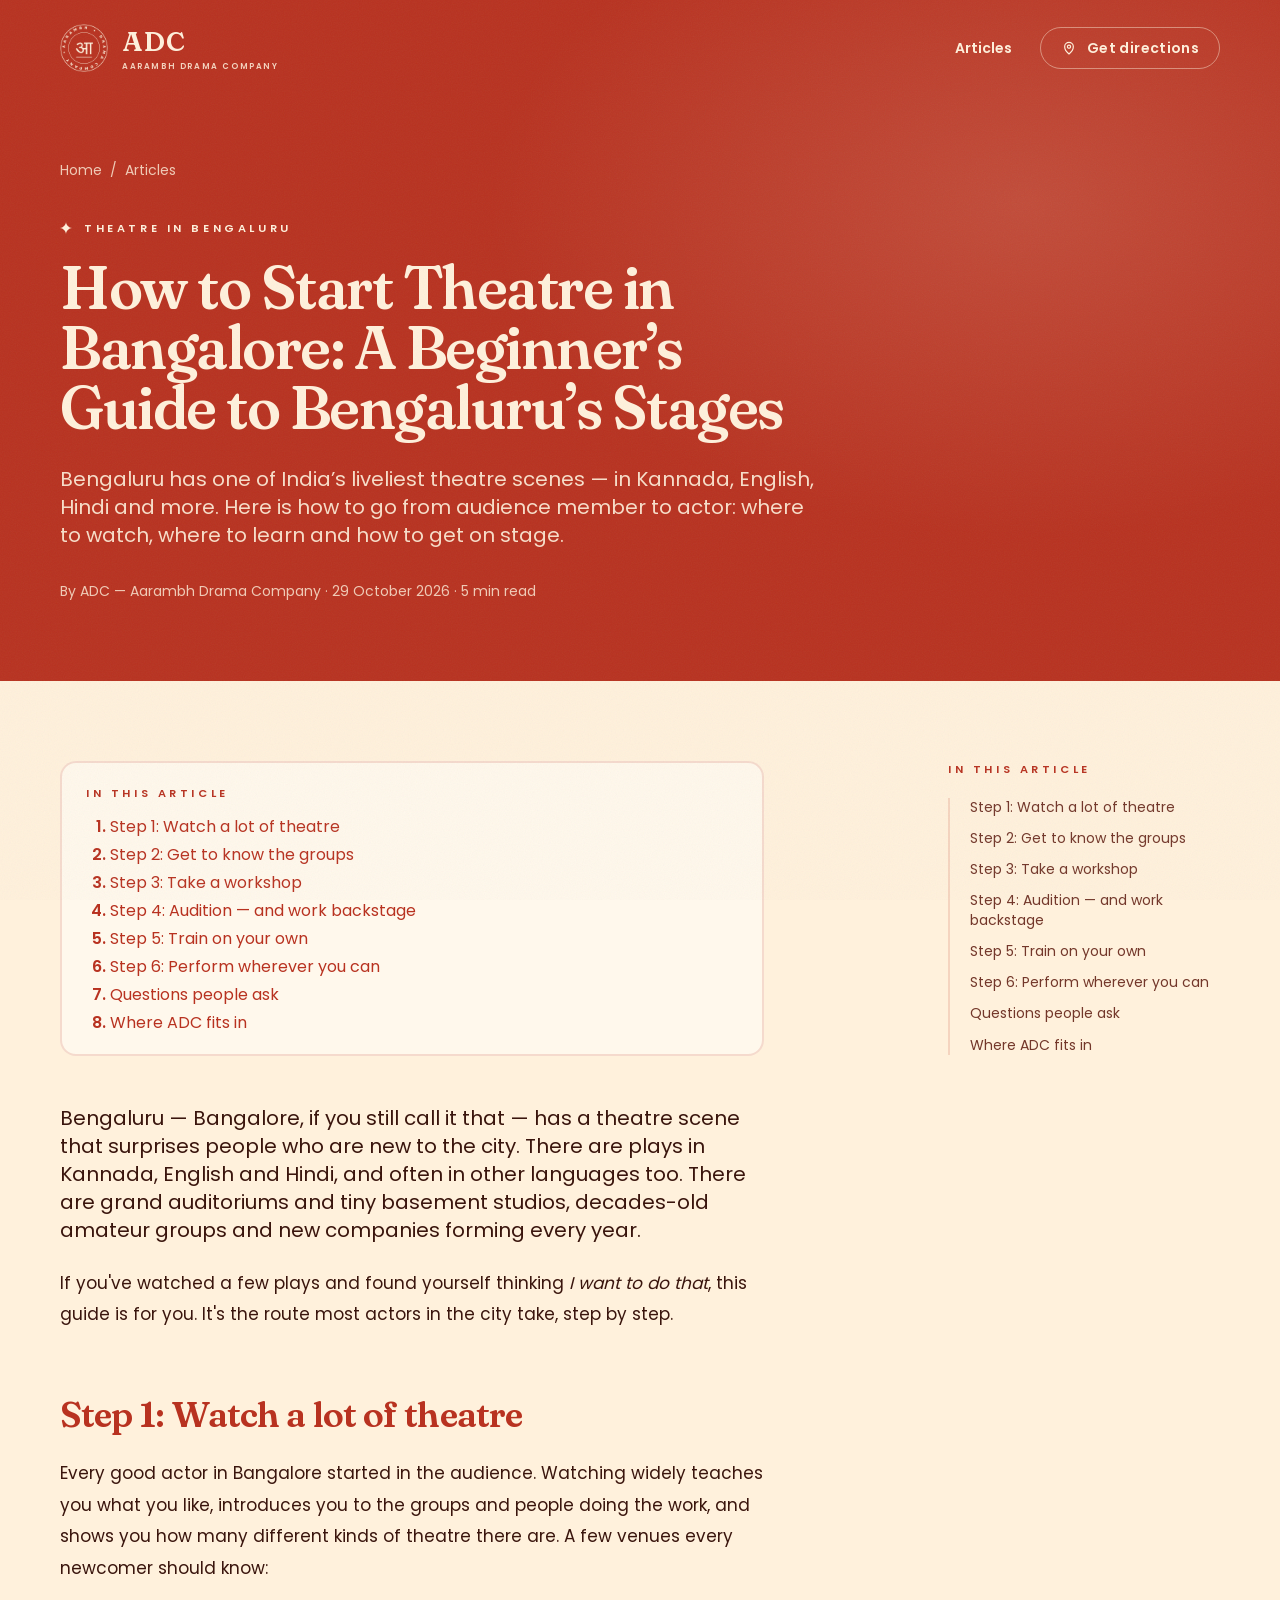
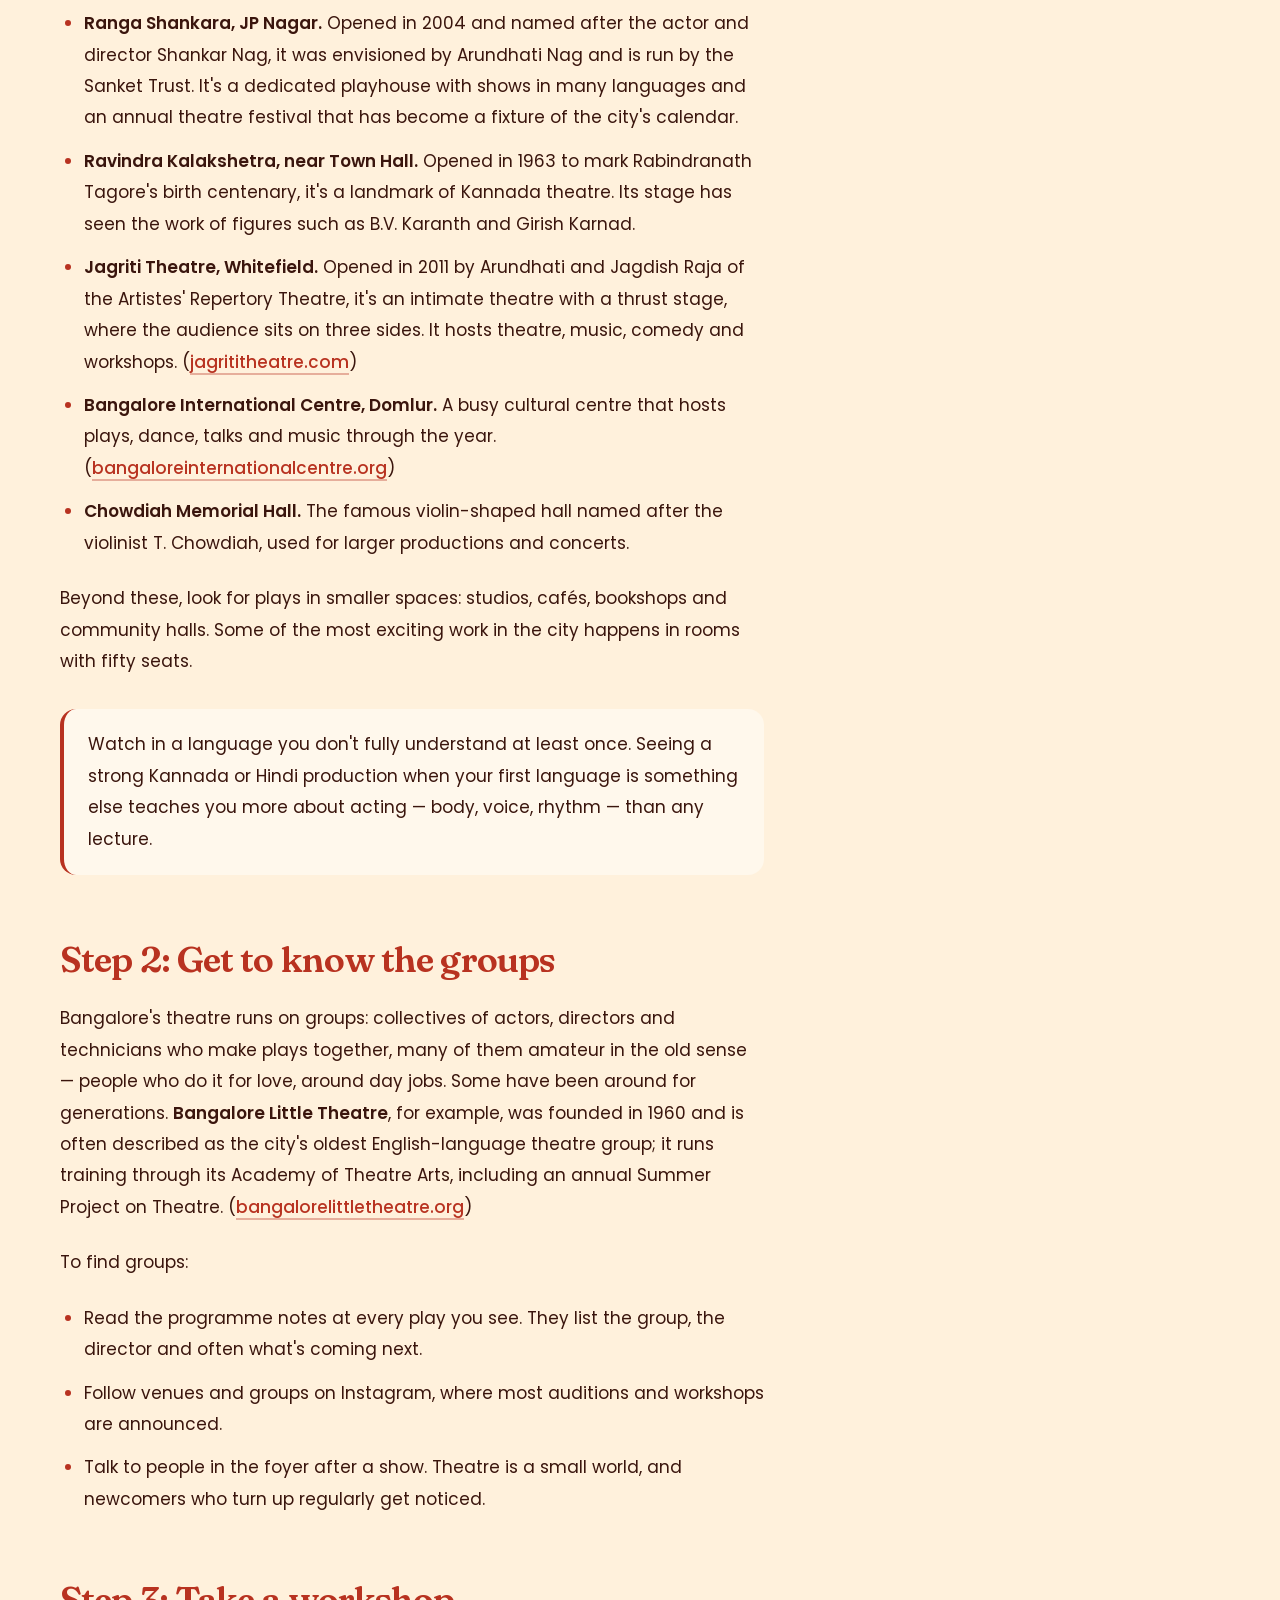
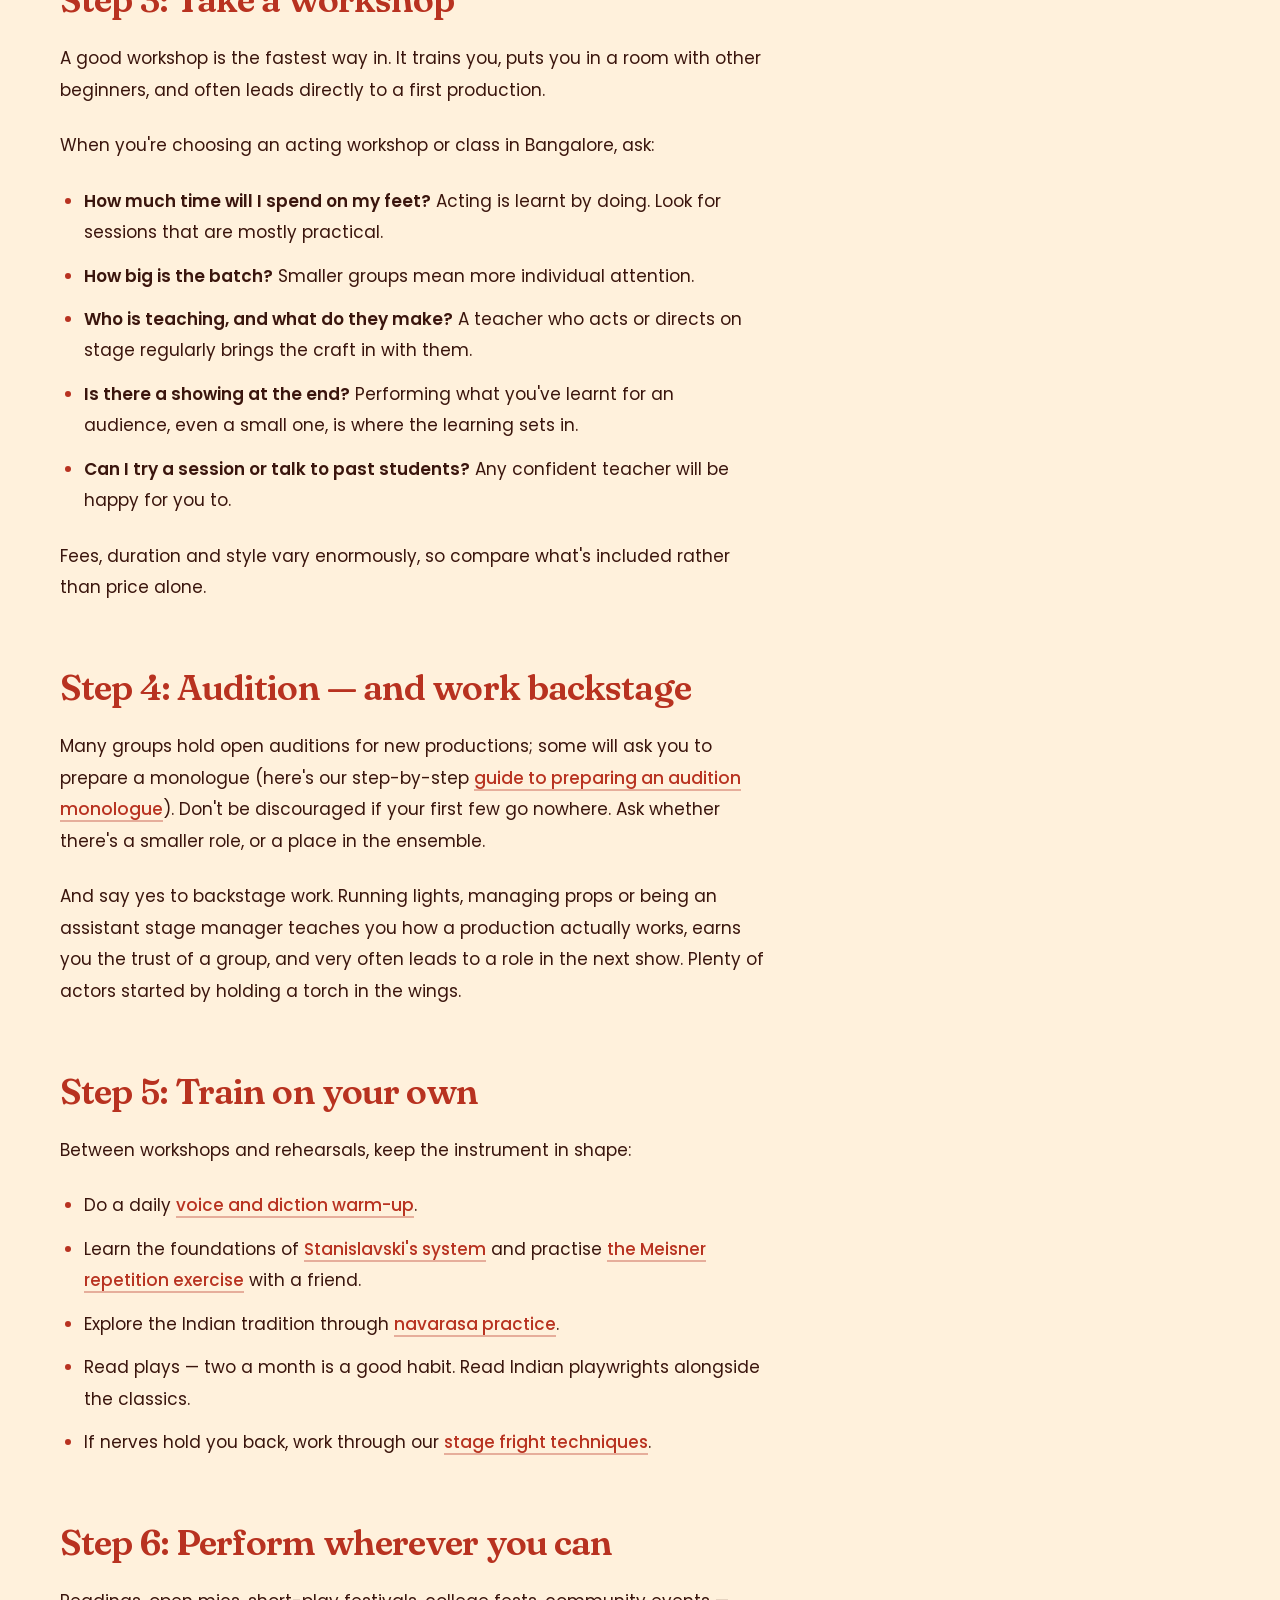
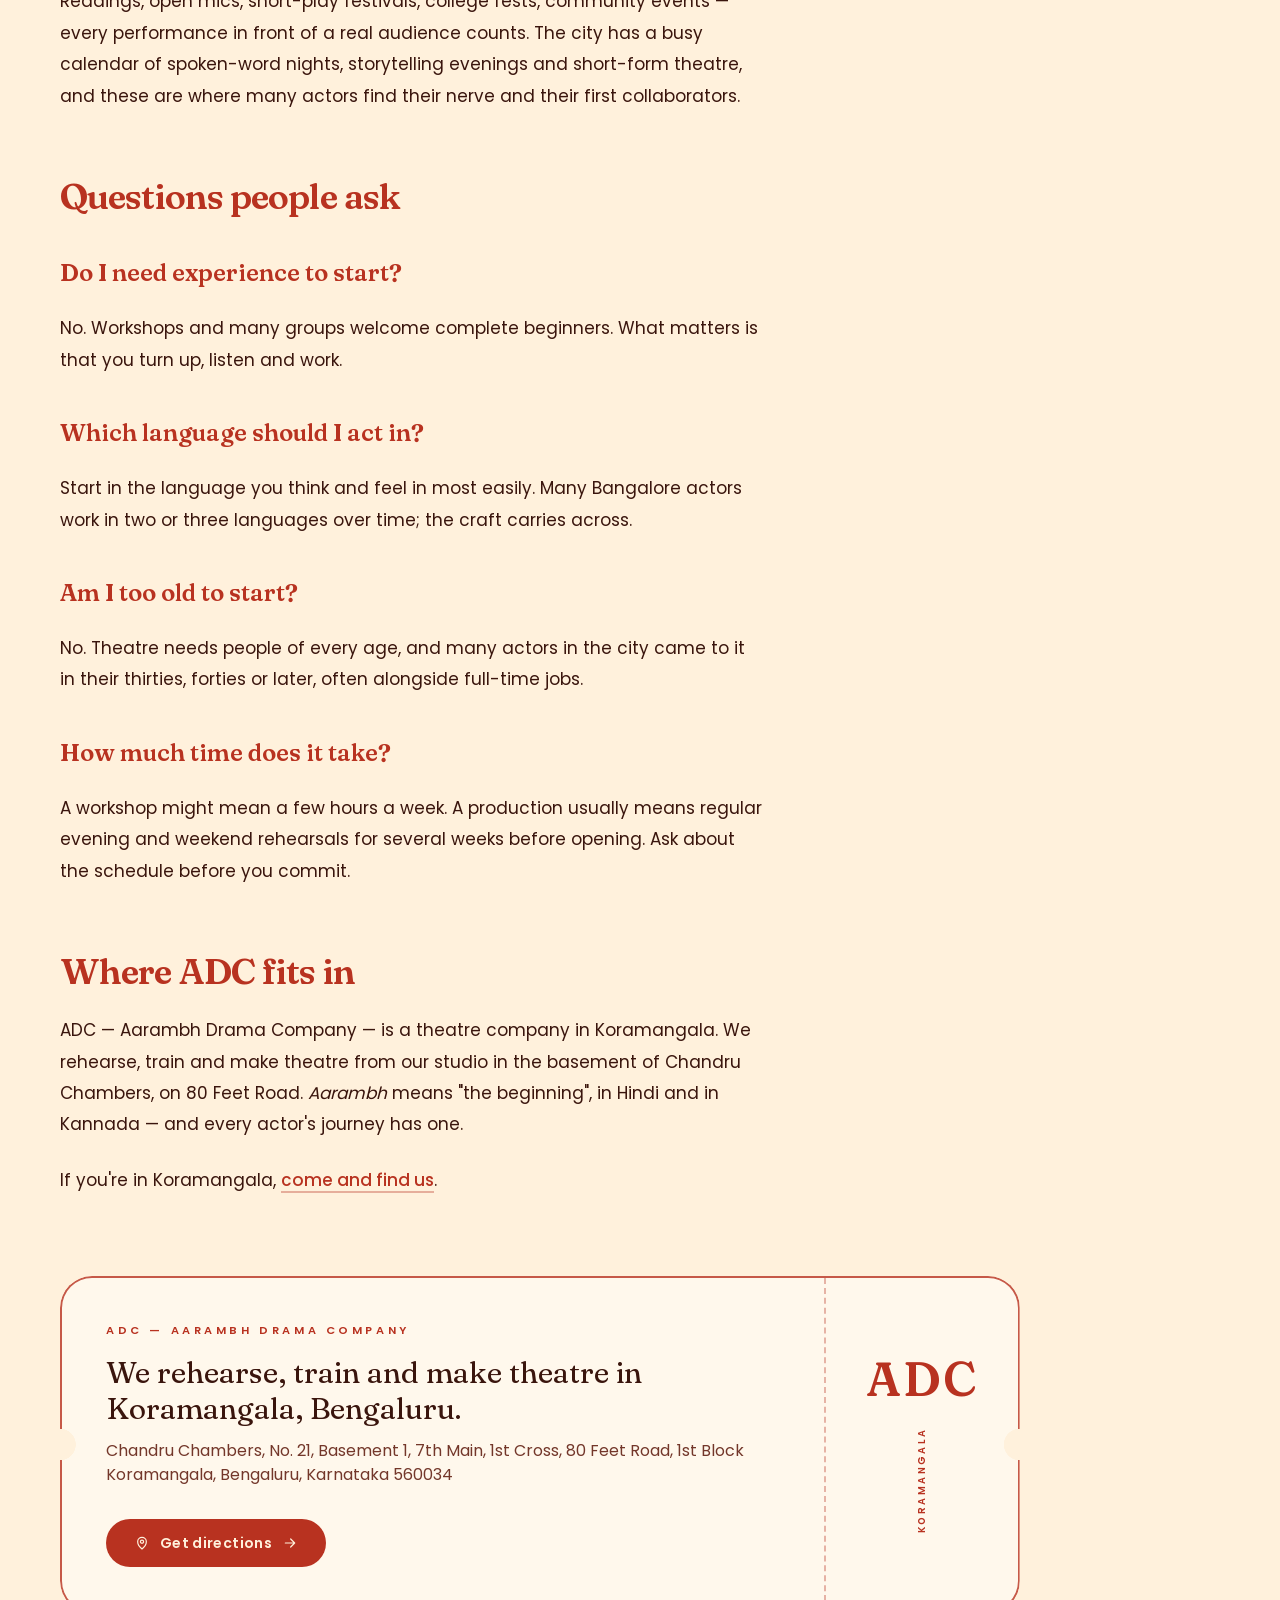
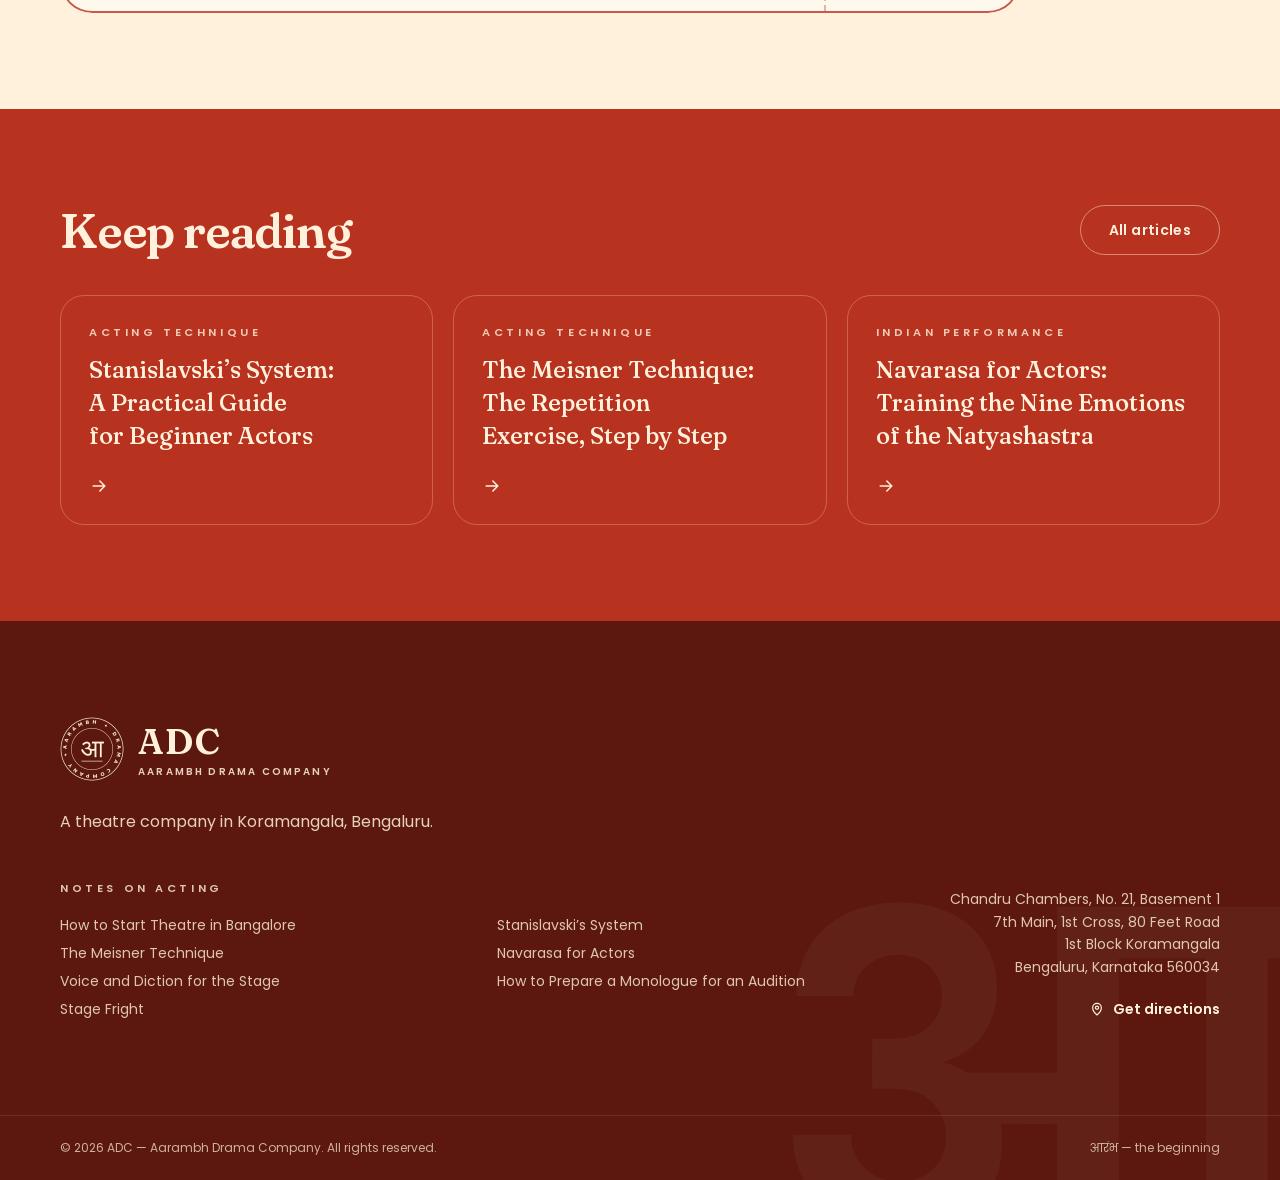
<file: articles/start-theatre-in-bangalore-beginners-guide/index.html>
<!DOCTYPE html><html lang="en-IN" class="__variable_3ef085 __variable_618a02 __variable_d4c8d4"><head><meta charSet="utf-8"/><meta name="viewport" content="width=device-width, initial-scale=1"/><link rel="preload" as="image" href="/icons/seal-small-a58a28ab.webp"/><link rel="stylesheet" href="/_next/static/css/043c0b8f31f2d4df.css" data-precedence="next"/><link rel="preload" as="script" fetchPriority="low" href="/_next/static/chunks/webpack-a25bd75c807cb6f1.js"/><script src="/_next/static/chunks/5b8f0dd8-8df0f8787c39d86d.js" async=""></script><script src="/_next/static/chunks/749-2449f47266f1c728.js" async=""></script><script src="/_next/static/chunks/main-app-c1b3ed4e00259830.js" async=""></script><script src="/_next/static/chunks/411-0c74b40d2d4493ef.js" async=""></script><script src="/_next/static/chunks/app/articles/%5Bslug%5D/page-1b70c1af91ab5791.js" async=""></script><script src="/_next/static/chunks/app/layout-a1c670f8d9400816.js" async=""></script><meta name="theme-color" content="#b83220"/><meta name="color-scheme" content="light"/><title>How to Start Theatre in Bangalore: A Beginner’s Guide to Bengaluru’s Stages | ADC — Aarambh Drama Company</title><meta name="description" content="New to theatre in Bangalore? Where to watch plays, how to find workshops and auditions, how to choose an acting class, and how to get your first role in Bengaluru."/><meta name="application-name" content="ADC"/><meta name="keywords" content="theatre in Bangalore,acting classes in Bangalore,theatre groups in Bangalore,how to join theatre in Bangalore,theatre in Koramangala,drama company Bengaluru,theatre workshops Bengaluru"/><link rel="canonical" href="https://aarambhdrama.com/articles/start-theatre-in-bangalore-beginners-guide/"/><meta name="format-detection" content="telephone=no"/><meta property="og:title" content="How to Start Theatre in Bangalore: A Beginner’s Guide to Bengaluru’s Stages"/><meta property="og:description" content="New to theatre in Bangalore? Where to watch plays, how to find workshops and auditions, how to choose an acting class, and how to get your first role in Bengaluru."/><meta property="og:url" content="https://aarambhdrama.com/articles/start-theatre-in-bangalore-beginners-guide/"/><meta property="og:type" content="article"/><meta property="article:published_time" content="2026-10-29"/><meta property="article:modified_time" content="2026-10-29"/><meta property="article:author" content="ADC — Aarambh Drama Company"/><meta name="twitter:card" content="summary_large_image"/><meta name="twitter:title" content="How to Start Theatre in Bangalore: A Beginner’s Guide to Bengaluru’s Stages"/><meta name="twitter:description" content="New to theatre in Bangalore? Where to watch plays, how to find workshops and auditions, how to choose an acting class, and how to get your first role in Bengaluru."/><link rel="icon" href="/icons/favicon-a997895d.ico" sizes="16x16 32x32 48x48"/><link rel="icon" href="/icons/favicon-32-89562ff1.png" sizes="32x32" type="image/png"/><link rel="icon" href="/icons/icon-192-d50f42f9.png" sizes="192x192" type="image/png"/><link rel="apple-touch-icon" href="/icons/apple-touch-icon-299f4fe9.png" sizes="180x180"/><script src="/_next/static/chunks/polyfills-42372ed130431b0a.js" noModule=""></script></head><body class="grain min-h-screen"><a href="#main" class="sr-only z-[80] rounded-full bg-paper px-5 py-3 text-sm font-semibold text-sindoor focus:not-sr-only focus:fixed focus:left-4 focus:top-4">Skip to content</a><header class="fixed inset-x-0 top-0 z-40 text-paper transition-[background-color,box-shadow,backdrop-filter] duration-500 "><div class="shell flex h-[4.5rem] items-center justify-between gap-4 lg:h-24"><a class="-ml-1 rounded-lg p-1" aria-label="ADC — Aarambh Drama Company — home" href="/"><span class="flex items-center gap-3.5"><img src="/icons/seal-small-a58a28ab.webp" alt="" width="256" height="256" class="h-11 w-11 lg:h-12 lg:w-12"/><span class="flex flex-col leading-none"><span class="font-display font-semibold tracking-[0.04em] text-2xl lg:text-[1.7rem]">ADC</span><span class="label mt-1.5 text-paper/85 text-[0.5rem] tracking-[0.2em]">Aarambh Drama Company</span></span></span></a><div class="flex items-center gap-3 sm:gap-7"><a class="text-sm font-semibold underline-offset-[6px] hover:underline" href="/articles/">Articles</a><a href="https://www.google.com/maps/search/?api=1&amp;query=Chandru%20Chambers%2C%20No.%2021%2C%20Basement%201%2C%207th%20Main%2C%201st%20Cross%2C%2080%20Feet%20Road%2C%201st%20Block%20Koramangala%2C%20Bengaluru%2C%20Karnataka%20560034" target="_blank" rel="noopener noreferrer" aria-label="Get directions" class="btn-line !px-3 !py-2.5 max-[400px]:hidden sm:!px-5"><svg viewBox="0 0 24 24" class="h-4 w-4" fill="none" stroke="currentColor" stroke-width="1.8" stroke-linecap="round" stroke-linejoin="round" aria-hidden="true"><path d="M12 21s-6.5-5.6-6.5-11a6.5 6.5 0 0 1 13 0C18.5 15.4 12 21 12 21Z M12 12.4a2.4 2.4 0 1 0 0-4.8 2.4 2.4 0 0 0 0 4.8Z"></path></svg><span class="hidden sm:inline">Get directions</span></a></div></div></header><main id="main"><section class="relative isolate overflow-hidden pt-32 sm:pt-40"><div aria-hidden="true" class="absolute inset-0 -z-10 bg-[radial-gradient(60%_70%_at_80%_30%,rgba(255,236,214,0.14),transparent_70%)]"></div><div class="shell pb-14 sm:pb-20"><nav aria-label="Breadcrumb" class="text-sm text-paper/80"><a class="underline-offset-4 hover:underline" href="/">Home</a><span aria-hidden="true" class="mx-2">/</span><a class="underline-offset-4 hover:underline" href="/articles/">Articles</a></nav><p class="label mt-10 flex items-center gap-3"><svg viewBox="0 0 24 24" class="h-3 w-3 shrink-0" fill="currentColor" aria-hidden="true"><path d="M12 0c.6 6.3 5.7 11.4 12 12-6.3.6-11.4 5.7-12 12-.6-6.3-5.7-11.4-12-12C6.3 11.4 11.4 6.3 12 0Z"></path></svg>Theatre in Bengaluru</p><h1 class="mt-5 max-w-4xl font-display text-4xl font-semibold leading-[1.05] tracking-tight text-balance sm:text-6xl">How to Start Theatre in Bangalore: A Beginner’s Guide to Bengaluru’s Stages</h1><p class="mt-7 max-w-3xl text-lg leading-relaxed text-paper/90 text-pretty sm:text-xl">Bengaluru has one of India’s liveliest theatre scenes — in Kannada, English, Hindi and more. Here is how to go from audience member to actor: where to watch, where to learn and how to get on stage.</p><p class="mt-8 text-sm text-paper/80">By <!-- -->ADC — Aarambh Drama Company<!-- --> · <time dateTime="2026-10-29">29 October 2026</time> · <!-- -->5<!-- --> min read</p></div></section><section class="bg-paper text-ink"><div class="shell grid gap-12 py-14 sm:py-20 lg:grid-cols-[minmax(0,1fr)_17rem] lg:gap-16"><article class="prose-adc min-w-0 max-w-[44rem]"><nav aria-label="In this article" class="contents-box lg:hidden"><p class="label text-sindoor">In this article</p><ol><li><a href="#step-1-watch-a-lot-of-theatre">Step 1: Watch a lot of theatre</a></li><li><a href="#step-2-get-to-know-the-groups">Step 2: Get to know the groups</a></li><li><a href="#step-3-take-a-workshop">Step 3: Take a workshop</a></li><li><a href="#step-4-audition-and-work-backstage">Step 4: Audition — and work backstage</a></li><li><a href="#step-5-train-on-your-own">Step 5: Train on your own</a></li><li><a href="#step-6-perform-wherever-you-can">Step 6: Perform wherever you can</a></li><li><a href="#questions-people-ask">Questions people ask</a></li><li><a href="#where-adc-fits-in">Where ADC fits in</a></li></ol></nav><p>Bengaluru — Bangalore, if you still call it that — has a theatre scene that surprises people who are new to the city. There are plays in Kannada, English and Hindi, and often in other languages too. There are grand auditoriums and tiny basement studios, decades-old amateur groups and new companies forming every year.</p><p>If you&#x27;ve watched a few plays and found yourself thinking <em>I want to do that</em>, this guide is for you. It&#x27;s the route most actors in the city take, step by step.</p><h2 id="step-1-watch-a-lot-of-theatre">Step 1: Watch a lot of theatre</h2><p>Every good actor in Bangalore started in the audience. Watching widely teaches you what you like, introduces you to the groups and people doing the work, and shows you how many different kinds of theatre there are. A few venues every newcomer should know:</p><ul><li><strong>Ranga Shankara, JP Nagar.</strong> Opened in 2004 and named after the actor and director Shankar Nag, it was envisioned by Arundhati Nag and is run by the Sanket Trust. It&#x27;s a dedicated playhouse with shows in many languages and an annual theatre festival that has become a fixture of the city&#x27;s calendar.</li><li><strong>Ravindra Kalakshetra, near Town Hall.</strong> Opened in 1963 to mark Rabindranath Tagore&#x27;s birth centenary, it&#x27;s a landmark of Kannada theatre. Its stage has seen the work of figures such as B.V. Karanth and Girish Karnad.</li><li><strong>Jagriti Theatre, Whitefield.</strong> Opened in 2011 by Arundhati and Jagdish Raja of the Artistes&#x27; Repertory Theatre, it&#x27;s an intimate theatre with a thrust stage, where the audience sits on three sides. It hosts theatre, music, comedy and workshops. (<a href="https://jagrititheatre.com/" target="_blank" rel="noopener noreferrer">jagrititheatre.com</a>)</li><li><strong>Bangalore International Centre, Domlur.</strong> A busy cultural centre that hosts plays, dance, talks and music through the year. (<a href="https://bangaloreinternationalcentre.org/" target="_blank" rel="noopener noreferrer">bangaloreinternationalcentre.org</a>)</li><li><strong>Chowdiah Memorial Hall.</strong> The famous violin-shaped hall named after the violinist T. Chowdiah, used for larger productions and concerts.</li></ul><p>Beyond these, look for plays in smaller spaces: studios, cafés, bookshops and community halls. Some of the most exciting work in the city happens in rooms with fifty seats.</p><aside class="callout"><p>Watch in a language you don&#x27;t fully understand at least once. Seeing a strong Kannada or Hindi production when your first language is something else teaches you more about acting — body, voice, rhythm — than any lecture.</p></aside><h2 id="step-2-get-to-know-the-groups">Step 2: Get to know the groups</h2><p>Bangalore&#x27;s theatre runs on groups: collectives of actors, directors and technicians who make plays together, many of them amateur in the old sense — people who do it for love, around day jobs. Some have been around for generations. <strong>Bangalore Little Theatre</strong>, for example, was founded in 1960 and is often described as the city&#x27;s oldest English-language theatre group; it runs training through its Academy of Theatre Arts, including an annual Summer Project on Theatre. (<a href="https://bangalorelittletheatre.org/" target="_blank" rel="noopener noreferrer">bangalorelittletheatre.org</a>)</p><p>To find groups:</p><ul><li>Read the programme notes at every play you see. They list the group, the director and often what&#x27;s coming next.</li><li>Follow venues and groups on Instagram, where most auditions and workshops are announced.</li><li>Talk to people in the foyer after a show. Theatre is a small world, and newcomers who turn up regularly get noticed.</li></ul><h2 id="step-3-take-a-workshop">Step 3: Take a workshop</h2><p>A good workshop is the fastest way in. It trains you, puts you in a room with other beginners, and often leads directly to a first production.</p><p>When you&#x27;re choosing an acting workshop or class in Bangalore, ask:</p><ul><li><strong>How much time will I spend on my feet?</strong> Acting is learnt by doing. Look for sessions that are mostly practical.</li><li><strong>How big is the batch?</strong> Smaller groups mean more individual attention.</li><li><strong>Who is teaching, and what do they make?</strong> A teacher who acts or directs on stage regularly brings the craft in with them.</li><li><strong>Is there a showing at the end?</strong> Performing what you&#x27;ve learnt for an audience, even a small one, is where the learning sets in.</li><li><strong>Can I try a session or talk to past students?</strong> Any confident teacher will be happy for you to.</li></ul><p>Fees, duration and style vary enormously, so compare what&#x27;s included rather than price alone.</p><h2 id="step-4-audition-and-work-backstage">Step 4: Audition — and work backstage</h2><p>Many groups hold open auditions for new productions; some will ask you to prepare a monologue (here&#x27;s our step-by-step <a href="/articles/how-to-prepare-a-monologue-for-audition/">guide to preparing an audition monologue</a>). Don&#x27;t be discouraged if your first few go nowhere. Ask whether there&#x27;s a smaller role, or a place in the ensemble.</p><p>And say yes to backstage work. Running lights, managing props or being an assistant stage manager teaches you how a production actually works, earns you the trust of a group, and very often leads to a role in the next show. Plenty of actors started by holding a torch in the wings.</p><h2 id="step-5-train-on-your-own">Step 5: Train on your own</h2><p>Between workshops and rehearsals, keep the instrument in shape:</p><ul><li>Do a daily <a href="/articles/voice-diction-warm-up-for-stage/">voice and diction warm-up</a>.</li><li>Learn the foundations of <a href="/articles/stanislavski-system-guide/">Stanislavski&#x27;s system</a> and practise <a href="/articles/meisner-technique-repetition-exercise/">the Meisner repetition exercise</a> with a friend.</li><li>Explore the Indian tradition through <a href="/articles/navarasa-nine-emotions-for-actors/">navarasa practice</a>.</li><li>Read plays — two a month is a good habit. Read Indian playwrights alongside the classics.</li><li>If nerves hold you back, work through our <a href="/articles/stage-fright-techniques-for-actors/">stage fright techniques</a>.</li></ul><h2 id="step-6-perform-wherever-you-can">Step 6: Perform wherever you can</h2><p>Readings, open mics, short-play festivals, college fests, community events — every performance in front of a real audience counts. The city has a busy calendar of spoken-word nights, storytelling evenings and short-form theatre, and these are where many actors find their nerve and their first collaborators.</p><h2 id="questions-people-ask">Questions people ask</h2><h3>Do I need experience to start?</h3><p>No. Workshops and many groups welcome complete beginners. What matters is that you turn up, listen and work.</p><h3>Which language should I act in?</h3><p>Start in the language you think and feel in most easily. Many Bangalore actors work in two or three languages over time; the craft carries across.</p><h3>Am I too old to start?</h3><p>No. Theatre needs people of every age, and many actors in the city came to it in their thirties, forties or later, often alongside full-time jobs.</p><h3>How much time does it take?</h3><p>A workshop might mean a few hours a week. A production usually means regular evening and weekend rehearsals for several weeks before opening. Ask about the schedule before you commit.</p><h2 id="where-adc-fits-in">Where ADC fits in</h2><p>ADC — Aarambh Drama Company — is a theatre company in Koramangala. We rehearse, train and make theatre from our studio in the basement of Chandru Chambers, on 80 Feet Road. <em>Aarambh</em> means &quot;the beginning&quot;, in Hindi and in Kannada — and every actor&#x27;s journey has one.</p><p>If you&#x27;re in Koramangala, <a href="/#visit">come and find us</a>.</p></article><aside class="hidden lg:block"><div class="sticky top-32"><nav aria-label="In this article"><p class="label text-sindoor">In this article</p><ol class="mt-5 space-y-3 border-l-2 border-sindoor/15 pl-5 text-sm leading-snug text-ink-soft"><li><a href="#step-1-watch-a-lot-of-theatre" class="hover:text-sindoor">Step 1: Watch a lot of theatre</a></li><li><a href="#step-2-get-to-know-the-groups" class="hover:text-sindoor">Step 2: Get to know the groups</a></li><li><a href="#step-3-take-a-workshop" class="hover:text-sindoor">Step 3: Take a workshop</a></li><li><a href="#step-4-audition-and-work-backstage" class="hover:text-sindoor">Step 4: Audition — and work backstage</a></li><li><a href="#step-5-train-on-your-own" class="hover:text-sindoor">Step 5: Train on your own</a></li><li><a href="#step-6-perform-wherever-you-can" class="hover:text-sindoor">Step 6: Perform wherever you can</a></li><li><a href="#questions-people-ask" class="hover:text-sindoor">Questions people ask</a></li><li><a href="#where-adc-fits-in" class="hover:text-sindoor">Where ADC fits in</a></li></ol></nav></div></aside></div><div class="shell pb-16 sm:pb-24"><div class="ticket grid max-w-[60rem] rounded-[2rem] border-2 border-sindoor/80 bg-paper-card text-sindoor sm:grid-cols-[1fr_auto]"><div class="p-8 sm:p-11"><p class="label">ADC — Aarambh Drama Company</p><p class="mt-4 font-display text-2xl leading-snug text-ink sm:text-3xl">We rehearse, train and make theatre in Koramangala, Bengaluru.</p><p class="mt-3 text-ink-soft">Chandru Chambers, No. 21, Basement 1, 7th Main, 1st Cross, 80 Feet Road, 1st Block Koramangala, Bengaluru, Karnataka 560034</p><a href="https://www.google.com/maps/search/?api=1&amp;query=Chandru%20Chambers%2C%20No.%2021%2C%20Basement%201%2C%207th%20Main%2C%201st%20Cross%2C%2080%20Feet%20Road%2C%201st%20Block%20Koramangala%2C%20Bengaluru%2C%20Karnataka%20560034" target="_blank" rel="noopener noreferrer" class="btn-sindoor group mt-8"><svg viewBox="0 0 24 24" class="h-4 w-4" fill="none" stroke="currentColor" stroke-width="1.8" stroke-linecap="round" stroke-linejoin="round" aria-hidden="true"><path d="M12 21s-6.5-5.6-6.5-11a6.5 6.5 0 0 1 13 0C18.5 15.4 12 21 12 21Z M12 12.4a2.4 2.4 0 1 0 0-4.8 2.4 2.4 0 0 0 0 4.8Z"></path></svg>Get directions<svg viewBox="0 0 24 24" class="h-4 w-4 transition-transform group-hover:translate-x-1" fill="none" stroke="currentColor" stroke-width="1.8" stroke-linecap="round" stroke-linejoin="round" aria-hidden="true"><path d="M5 12h14 M13 6l6 6-6 6"></path></svg></a></div><div class="flex items-center justify-between gap-6 border-t-2 border-dashed border-sindoor/35 px-8 py-6 sm:flex-col sm:justify-center sm:border-l-2 sm:border-t-0 sm:px-10 sm:py-11"><span class="font-display text-4xl font-semibold tracking-[0.04em] sm:text-5xl">ADC</span><span class="label text-[0.6rem] tracking-[0.26em] sm:rotate-180 sm:[writing-mode:vertical-rl]">Koramangala</span></div></div></div></section><section class="bg-sindoor"><div class="shell py-16 sm:py-24"><div class="flex flex-wrap items-end justify-between gap-6"><h2 class="font-display text-4xl font-semibold tracking-tight sm:text-5xl">Keep reading</h2><a class="btn-line" href="/articles/">All articles</a></div><ul class="mt-10 grid gap-5 md:grid-cols-3"><li><a class="group flex h-full flex-col rounded-[1.5rem] border border-paper/25 p-7 transition hover:border-paper hover:bg-paper/[0.06]" href="/articles/stanislavski-system-guide/"><p class="label text-paper/80">Acting technique</p><p class="mt-3 font-display text-2xl font-medium leading-snug text-balance">Stanislavski’s System: A Practical Guide for Beginner Actors</p><span class="mt-auto pt-6"><svg viewBox="0 0 24 24" class="h-5 w-5 transition-transform group-hover:translate-x-1" fill="none" stroke="currentColor" stroke-width="1.8" stroke-linecap="round" stroke-linejoin="round" aria-hidden="true"><path d="M5 12h14 M13 6l6 6-6 6"></path></svg></span></a></li><li><a class="group flex h-full flex-col rounded-[1.5rem] border border-paper/25 p-7 transition hover:border-paper hover:bg-paper/[0.06]" href="/articles/meisner-technique-repetition-exercise/"><p class="label text-paper/80">Acting technique</p><p class="mt-3 font-display text-2xl font-medium leading-snug text-balance">The Meisner Technique: The Repetition Exercise, Step by Step</p><span class="mt-auto pt-6"><svg viewBox="0 0 24 24" class="h-5 w-5 transition-transform group-hover:translate-x-1" fill="none" stroke="currentColor" stroke-width="1.8" stroke-linecap="round" stroke-linejoin="round" aria-hidden="true"><path d="M5 12h14 M13 6l6 6-6 6"></path></svg></span></a></li><li><a class="group flex h-full flex-col rounded-[1.5rem] border border-paper/25 p-7 transition hover:border-paper hover:bg-paper/[0.06]" href="/articles/navarasa-nine-emotions-for-actors/"><p class="label text-paper/80">Indian performance</p><p class="mt-3 font-display text-2xl font-medium leading-snug text-balance">Navarasa for Actors: Training the Nine Emotions of the Natyashastra</p><span class="mt-auto pt-6"><svg viewBox="0 0 24 24" class="h-5 w-5 transition-transform group-hover:translate-x-1" fill="none" stroke="currentColor" stroke-width="1.8" stroke-linecap="round" stroke-linejoin="round" aria-hidden="true"><path d="M5 12h14 M13 6l6 6-6 6"></path></svg></span></a></li></ul></div></section><script type="application/ld+json">{"@context":"https://schema.org","@graph":[{"@type":"Article","@id":"https://aarambhdrama.com/articles/start-theatre-in-bangalore-beginners-guide/#article","headline":"How to Start Theatre in Bangalore: A Beginner’s Guide to Bengaluru’s Stages","description":"New to theatre in Bangalore? Where to watch plays, how to find workshops and auditions, how to choose an acting class, and how to get your first role in Bengaluru.","image":"https://aarambhdrama.com/icons/og-814fcd40.png","datePublished":"2026-10-29","dateModified":"2026-10-29","inLanguage":"en-IN","keywords":"theatre in Bangalore, acting classes in Bangalore, theatre groups in Bangalore, how to join theatre in Bangalore, theatre in Koramangala, drama company Bengaluru, theatre workshops Bengaluru","mainEntityOfPage":"https://aarambhdrama.com/articles/start-theatre-in-bangalore-beginners-guide/","author":{"@type":"Organization","@id":"https://aarambhdrama.com/#company","name":"Aarambh Drama Company","url":"https://aarambhdrama.com/"},"publisher":{"@id":"https://aarambhdrama.com/#company"},"isPartOf":{"@id":"https://aarambhdrama.com/#website"}},{"@type":"BreadcrumbList","itemListElement":[{"@type":"ListItem","position":1,"name":"Home","item":"https://aarambhdrama.com/"},{"@type":"ListItem","position":2,"name":"Articles","item":"https://aarambhdrama.com/articles/"},{"@type":"ListItem","position":3,"name":"How to Start Theatre in Bangalore: A Beginner’s Guide to Bengaluru’s Stages","item":"https://aarambhdrama.com/articles/start-theatre-in-bangalore-beginners-guide/"}]}]}</script></main><footer class="relative isolate overflow-hidden bg-sindoor-dark text-paper"><p aria-hidden="true" lang="hi" class="pointer-events-none absolute -bottom-[0.32em] right-[-0.06em] -z-10 select-none font-sans text-[22rem] font-semibold leading-none text-paper/[0.04] sm:text-[30rem]">आ</p><div class="shell grid gap-12 py-20 sm:py-24 lg:grid-cols-[1fr_auto] lg:items-end"><div><span class="flex items-center gap-3.5"><img src="/icons/seal-small-a58a28ab.webp" alt="" width="256" height="256" class="h-16 w-16"/><span class="flex flex-col leading-none"><span class="font-display font-semibold tracking-[0.04em] text-4xl">ADC</span><span class="label mt-1.5 text-paper/85 text-[0.62rem] tracking-[0.22em]">Aarambh Drama Company</span></span></span><p class="mt-7 max-w-sm leading-relaxed text-paper/85">A theatre company in Koramangala, Bengaluru.</p><nav aria-label="Articles" class="mt-10"><a class="label text-paper/80 hover:text-paper" href="/articles/">Notes on acting</a><ul class="mt-4 grid gap-x-8 gap-y-2 text-sm text-paper/80 sm:grid-cols-2"><li><a class="underline-offset-4 hover:text-paper hover:underline" href="/articles/start-theatre-in-bangalore-beginners-guide/">How to Start Theatre in Bangalore</a></li><li><a class="underline-offset-4 hover:text-paper hover:underline" href="/articles/stanislavski-system-guide/">Stanislavski’s System</a></li><li><a class="underline-offset-4 hover:text-paper hover:underline" href="/articles/meisner-technique-repetition-exercise/">The Meisner Technique</a></li><li><a class="underline-offset-4 hover:text-paper hover:underline" href="/articles/navarasa-nine-emotions-for-actors/">Navarasa for Actors</a></li><li><a class="underline-offset-4 hover:text-paper hover:underline" href="/articles/voice-diction-warm-up-for-stage/">Voice and Diction for the Stage</a></li><li><a class="underline-offset-4 hover:text-paper hover:underline" href="/articles/how-to-prepare-a-monologue-for-audition/">How to Prepare a Monologue for an Audition</a></li><li><a class="underline-offset-4 hover:text-paper hover:underline" href="/articles/stage-fright-techniques-for-actors/">Stage Fright</a></li></ul></nav></div><div class="flex flex-col gap-5 lg:items-end"><address class="text-sm not-italic leading-relaxed text-paper/80 lg:text-right"><span class="block">Chandru Chambers, No. 21, Basement 1</span><span class="block">7th Main, 1st Cross, 80 Feet Road</span><span class="block">1st Block Koramangala</span><span class="block">Bengaluru, Karnataka 560034</span></address><a href="https://www.google.com/maps/search/?api=1&amp;query=Chandru%20Chambers%2C%20No.%2021%2C%20Basement%201%2C%207th%20Main%2C%201st%20Cross%2C%2080%20Feet%20Road%2C%201st%20Block%20Koramangala%2C%20Bengaluru%2C%20Karnataka%20560034" target="_blank" rel="noopener noreferrer" class="inline-flex items-center gap-2 text-sm font-semibold underline-offset-4 hover:underline"><svg viewBox="0 0 24 24" class="h-4 w-4" fill="none" stroke="currentColor" stroke-width="1.8" stroke-linecap="round" stroke-linejoin="round" aria-hidden="true"><path d="M12 21s-6.5-5.6-6.5-11a6.5 6.5 0 0 1 13 0C18.5 15.4 12 21 12 21Z M12 12.4a2.4 2.4 0 1 0 0-4.8 2.4 2.4 0 0 0 0 4.8Z"></path></svg>Get directions</a></div></div><div class="border-t border-paper/10"><div class="shell flex flex-col gap-2 py-6 text-xs text-paper/70 sm:flex-row sm:items-center sm:justify-between"><p>© <!-- -->2026<!-- --> <!-- -->ADC — Aarambh Drama Company<!-- -->. All rights reserved.</p><p><span lang="hi">आरंभ</span> — the beginning</p></div></div></footer><script type="application/ld+json">{"@context":"https://schema.org","@type":"TheaterGroup","@id":"https://aarambhdrama.com/#company","name":"Aarambh Drama Company","alternateName":"ADC","url":"https://aarambhdrama.com/","logo":"https://aarambhdrama.com/icons/logo-512-22fb78ce.png","image":"https://aarambhdrama.com/icons/og-814fcd40.png","description":"ADC (Aarambh Drama Company) is a theatre company in Koramangala, Bengaluru — rehearsing, training and making theatre.","address":{"@type":"PostalAddress","streetAddress":"Chandru Chambers, No. 21, Basement 1, 7th Main, 1st Cross, 80 Feet Road, 1st Block Koramangala","addressLocality":"Bengaluru","addressRegion":"Karnataka","postalCode":"560034","addressCountry":"IN"}}</script><script type="application/ld+json">{"@context":"https://schema.org","@type":"WebSite","@id":"https://aarambhdrama.com/#website","name":"ADC","alternateName":["Aarambh Drama Company","ADC — Aarambh Drama Company"],"url":"https://aarambhdrama.com/","inLanguage":"en-IN","publisher":{"@id":"https://aarambhdrama.com/#company"}}</script><script src="/_next/static/chunks/webpack-a25bd75c807cb6f1.js" async=""></script><script>(self.__next_f=self.__next_f||[]).push([0]);self.__next_f.push([2,null])</script><script>self.__next_f.push([1,"1:HL[\"/_next/static/css/043c0b8f31f2d4df.css\",\"style\"]\n"])</script><script>self.__next_f.push([1,"2:I[6608,[],\"\"]\n4:I[5411,[\"411\",\"static/chunks/411-0c74b40d2d4493ef.js\",\"83\",\"static/chunks/app/articles/%5Bslug%5D/page-1b70c1af91ab5791.js\"],\"\"]\n6:I[2728,[],\"\"]\n8:I[9836,[],\"\"]\n9:I[9916,[\"411\",\"static/chunks/411-0c74b40d2d4493ef.js\",\"185\",\"static/chunks/app/layout-a1c670f8d9400816.js\"],\"Header\"]\nb:I[8907,[],\"\"]\n5:T615,{\"@context\":\"https://schema.org\",\"@graph\":[{\"@type\":\"Article\",\"@id\":\"https://aarambhdrama.com/articles/start-theatre-in-bangalore-beginners-guide/#article\",\"headline\":\"How to Start Theatre in Bangalore: A Beginner’s Guide to Bengaluru’s Stages\",\"description\":\"New to theatre in Bangalore? Where to watch plays, how to find workshops and auditions, how to choose an acting class, and how to get your first role in Bengaluru.\",\"image\":\"https://aarambhdrama.com/icons/og-814fcd40.png\",\"datePublished\":\"2026-10-29\",\"dateModified\":\"2026-10-29\",\"inLanguage\":\"en-IN\",\"keywords\":\"theatre in Bangalore, acting classes in Bangalore, theatre groups in Bangalore, how to join theatre in Bangalore, theatre in Koramangala, drama company Bengaluru, theatre workshops Bengaluru\",\"mainEntityOfPage\":\"https://aarambhdrama.com/articles/start-theatre-in-bangalore-beginners-guide/\",\"author\":{\"@type\":\"Organization\",\"@id\":\"https://aarambhdrama.com/#company\",\"name\":\"Aarambh Drama Company\",\"url\":\"https://aarambhdrama.com/\"},\"publisher\":{\"@id\":\"https://aarambhdrama.com/#company\"},\"isPartOf\":{\"@id\":\"https://aarambhdrama.com/#website\"}},{\"@type\":\"BreadcrumbList\",\"itemListElement\":[{\"@type\":\"ListItem\",\"position\":1,\"name\":\"Home\",\"item\":\"https://aarambhdrama.com/\"},{\"@type\":\"ListItem\",\"position\":2,\"name\":\"Articles\",\"item\":\"https://aarambhdrama.com/articles/\"},{\"@type\":\"ListItem\",\"position\":3,\"name\":\"How to Start Theatre in Bangalore: A Beginner’s Guide to Bengaluru’s Stages\",\"item\":\"https://aarambhdrama.com/articles/start-theatre-in-bangalore-beginners-guide/\"}]}]}7:[\"slug\",\"start-theatre-in-bangalore-beginners-guide\",\"d\"]\nc:[]\n"])</script><script>self.__next_f.push([1,"0:[\"$\",\"$L2\",null,{\"buildId\":\"cTDYezdDyj8DPv9pL1llV\",\"assetPrefix\":\"\",\"urlParts\":[\"\",\"articles\",\"start-theatre-in-bangalore-beginners-guide\",\"\"],\"initialTree\":[\"\",{\"children\":[\"articles\",{\"children\":[[\"slug\",\"start-theatre-in-bangalore-beginners-guide\",\"d\"],{\"children\":[\"__PAGE__?{\\\"slug\\\":\\\"start-theatre-in-bangalore-beginners-guide\\\"}\",{}]}]}]},\"$undefined\",\"$undefined\",true],\"initialSeedData\":[\"\",{\"children\":[\"articles\",{\"children\":[[\"slug\",\"start-theatre-in-bangalore-beginners-guide\",\"d\"],{\"children\":[\"__PAGE__\",{},[[\"$L3\",[[\"$\",\"section\",null,{\"className\":\"relative isolate overflow-hidden pt-32 sm:pt-40\",\"children\":[[\"$\",\"div\",null,{\"aria-hidden\":true,\"className\":\"absolute inset-0 -z-10 bg-[radial-gradient(60%_70%_at_80%_30%,rgba(255,236,214,0.14),transparent_70%)]\"}],[\"$\",\"div\",null,{\"className\":\"shell pb-14 sm:pb-20\",\"children\":[[\"$\",\"nav\",null,{\"aria-label\":\"Breadcrumb\",\"className\":\"text-sm text-paper/80\",\"children\":[[\"$\",\"$L4\",null,{\"href\":\"/\",\"className\":\"underline-offset-4 hover:underline\",\"children\":\"Home\"}],[\"$\",\"span\",null,{\"aria-hidden\":true,\"className\":\"mx-2\",\"children\":\"/\"}],[\"$\",\"$L4\",null,{\"href\":\"/articles/\",\"className\":\"underline-offset-4 hover:underline\",\"children\":\"Articles\"}]]}],[\"$\",\"p\",null,{\"className\":\"label mt-10 flex items-center gap-3\",\"children\":[[\"$\",\"svg\",null,{\"viewBox\":\"0 0 24 24\",\"className\":\"h-3 w-3 shrink-0\",\"fill\":\"currentColor\",\"aria-hidden\":true,\"children\":[\"$\",\"path\",null,{\"d\":\"M12 0c.6 6.3 5.7 11.4 12 12-6.3.6-11.4 5.7-12 12-.6-6.3-5.7-11.4-12-12C6.3 11.4 11.4 6.3 12 0Z\"}]}],\"Theatre in Bengaluru\"]}],[\"$\",\"h1\",null,{\"className\":\"mt-5 max-w-4xl font-display text-4xl font-semibold leading-[1.05] tracking-tight text-balance sm:text-6xl\",\"children\":\"How to Start Theatre in Bangalore: A Beginner’s Guide to Bengaluru’s Stages\"}],[\"$\",\"p\",null,{\"className\":\"mt-7 max-w-3xl text-lg leading-relaxed text-paper/90 text-pretty sm:text-xl\",\"children\":\"Bengaluru has one of India’s liveliest theatre scenes — in Kannada, English, Hindi and more. Here is how to go from audience member to actor: where to watch, where to learn and how to get on stage.\"}],[\"$\",\"p\",null,{\"className\":\"mt-8 text-sm text-paper/80\",\"children\":[\"By \",\"ADC — Aarambh Drama Company\",\" · \",[\"$\",\"time\",null,{\"dateTime\":\"2026-10-29\",\"children\":\"29 October 2026\"}],\" · \",5,\" min read\"]}]]}]]}],[\"$\",\"section\",null,{\"className\":\"bg-paper text-ink\",\"children\":[[\"$\",\"div\",null,{\"className\":\"shell grid gap-12 py-14 sm:py-20 lg:grid-cols-[minmax(0,1fr)_17rem] lg:gap-16\",\"children\":[[\"$\",\"article\",null,{\"className\":\"prose-adc min-w-0 max-w-[44rem]\",\"children\":[[\"$\",\"nav\",null,{\"aria-label\":\"In this article\",\"className\":\"contents-box lg:hidden\",\"children\":[[\"$\",\"p\",null,{\"className\":\"label text-sindoor\",\"children\":\"In this article\"}],[\"$\",\"ol\",null,{\"children\":[[\"$\",\"li\",\"step-1-watch-a-lot-of-theatre\",{\"children\":[\"$\",\"a\",null,{\"href\":\"#step-1-watch-a-lot-of-theatre\",\"children\":\"Step 1: Watch a lot of theatre\"}]}],[\"$\",\"li\",\"step-2-get-to-know-the-groups\",{\"children\":[\"$\",\"a\",null,{\"href\":\"#step-2-get-to-know-the-groups\",\"children\":\"Step 2: Get to know the groups\"}]}],[\"$\",\"li\",\"step-3-take-a-workshop\",{\"children\":[\"$\",\"a\",null,{\"href\":\"#step-3-take-a-workshop\",\"children\":\"Step 3: Take a workshop\"}]}],[\"$\",\"li\",\"step-4-audition-and-work-backstage\",{\"children\":[\"$\",\"a\",null,{\"href\":\"#step-4-audition-and-work-backstage\",\"children\":\"Step 4: Audition — and work backstage\"}]}],[\"$\",\"li\",\"step-5-train-on-your-own\",{\"children\":[\"$\",\"a\",null,{\"href\":\"#step-5-train-on-your-own\",\"children\":\"Step 5: Train on your own\"}]}],[\"$\",\"li\",\"step-6-perform-wherever-you-can\",{\"children\":[\"$\",\"a\",null,{\"href\":\"#step-6-perform-wherever-you-can\",\"children\":\"Step 6: Perform wherever you can\"}]}],[\"$\",\"li\",\"questions-people-ask\",{\"children\":[\"$\",\"a\",null,{\"href\":\"#questions-people-ask\",\"children\":\"Questions people ask\"}]}],[\"$\",\"li\",\"where-adc-fits-in\",{\"children\":[\"$\",\"a\",null,{\"href\":\"#where-adc-fits-in\",\"children\":\"Where ADC fits in\"}]}]]}]]}],[[\"$\",\"p\",\"b0\",{\"children\":[\"Bengaluru — Bangalore, if you still call it that — has a theatre scene that surprises people who are new to the city. There are plays in Kannada, English and Hindi, and often in other languages too. There are grand auditoriums and tiny basement studios, decades-old amateur groups and new companies forming every year.\"]}],[\"$\",\"p\",\"b1\",{\"children\":[\"If you've watched a few plays and found yourself thinking \",[\"$\",\"em\",\"b1-1\",{\"children\":\"I want to do that\"}],\", this guide is for you. It's the route most actors in the city take, step by step.\"]}],[\"$\",\"h2\",\"b2\",{\"id\":\"step-1-watch-a-lot-of-theatre\",\"children\":[\"Step 1: Watch a lot of theatre\"]}],[\"$\",\"p\",\"b3\",{\"children\":[\"Every good actor in Bangalore started in the audience. Watching widely teaches you what you like, introduces you to the groups and people doing the work, and shows you how many different kinds of theatre there are. A few venues every newcomer should know:\"]}],[\"$\",\"ul\",\"b4\",{\"children\":[[\"$\",\"li\",\"0\",{\"children\":[\"\",[\"$\",\"strong\",\"b4-0-1\",{\"children\":\"Ranga Shankara, JP Nagar.\"}],\" Opened in 2004 and named after the actor and director Shankar Nag, it was envisioned by Arundhati Nag and is run by the Sanket Trust. It's a dedicated playhouse with shows in many languages and an annual theatre festival that has become a fixture of the city's calendar.\"]}],[\"$\",\"li\",\"1\",{\"children\":[\"\",[\"$\",\"strong\",\"b4-1-1\",{\"children\":\"Ravindra Kalakshetra, near Town Hall.\"}],\" Opened in 1963 to mark Rabindranath Tagore's birth centenary, it's a landmark of Kannada theatre. Its stage has seen the work of figures such as B.V. Karanth and Girish Karnad.\"]}],[\"$\",\"li\",\"2\",{\"children\":[\"\",[\"$\",\"strong\",\"b4-2-1\",{\"children\":\"Jagriti Theatre, Whitefield.\"}],\" Opened in 2011 by Arundhati and Jagdish Raja of the Artistes' Repertory Theatre, it's an intimate theatre with a thrust stage, where the audience sits on three sides. It hosts theatre, music, comedy and workshops. (\",[\"$\",\"a\",\"b4-2-3\",{\"href\":\"https://jagrititheatre.com/\",\"target\":\"_blank\",\"rel\":\"noopener noreferrer\",\"children\":\"jagrititheatre.com\"}],\")\"]}],[\"$\",\"li\",\"3\",{\"children\":[\"\",[\"$\",\"strong\",\"b4-3-1\",{\"children\":\"Bangalore International Centre, Domlur.\"}],\" A busy cultural centre that hosts plays, dance, talks and music through the year. (\",[\"$\",\"a\",\"b4-3-3\",{\"href\":\"https://bangaloreinternationalcentre.org/\",\"target\":\"_blank\",\"rel\":\"noopener noreferrer\",\"children\":\"bangaloreinternationalcentre.org\"}],\")\"]}],[\"$\",\"li\",\"4\",{\"children\":[\"\",[\"$\",\"strong\",\"b4-4-1\",{\"children\":\"Chowdiah Memorial Hall.\"}],\" The famous violin-shaped hall named after the violinist T. Chowdiah, used for larger productions and concerts.\"]}]]}],[\"$\",\"p\",\"b5\",{\"children\":[\"Beyond these, look for plays in smaller spaces: studios, cafés, bookshops and community halls. Some of the most exciting work in the city happens in rooms with fifty seats.\"]}],[\"$\",\"aside\",\"b6\",{\"className\":\"callout\",\"children\":[\"$\",\"p\",null,{\"children\":[\"Watch in a language you don't fully understand at least once. Seeing a strong Kannada or Hindi production when your first language is something else teaches you more about acting — body, voice, rhythm — than any lecture.\"]}]}],[\"$\",\"h2\",\"b7\",{\"id\":\"step-2-get-to-know-the-groups\",\"children\":[\"Step 2: Get to know the groups\"]}],[\"$\",\"p\",\"b8\",{\"children\":[\"Bangalore's theatre runs on groups: collectives of actors, directors and technicians who make plays together, many of them amateur in the old sense — people who do it for love, around day jobs. Some have been around for generations. \",[\"$\",\"strong\",\"b8-1\",{\"children\":\"Bangalore Little Theatre\"}],\", for example, was founded in 1960 and is often described as the city's oldest English-language theatre group; it runs training through its Academy of Theatre Arts, including an annual Summer Project on Theatre. (\",[\"$\",\"a\",\"b8-3\",{\"href\":\"https://bangalorelittletheatre.org/\",\"target\":\"_blank\",\"rel\":\"noopener noreferrer\",\"children\":\"bangalorelittletheatre.org\"}],\")\"]}],[\"$\",\"p\",\"b9\",{\"children\":[\"To find groups:\"]}],[\"$\",\"ul\",\"b10\",{\"children\":[[\"$\",\"li\",\"0\",{\"children\":[\"Read the programme notes at every play you see. They list the group, the director and often what's coming next.\"]}],[\"$\",\"li\",\"1\",{\"children\":[\"Follow venues and groups on Instagram, where most auditions and workshops are announced.\"]}],[\"$\",\"li\",\"2\",{\"children\":[\"Talk to people in the foyer after a show. Theatre is a small world, and newcomers who turn up regularly get noticed.\"]}]]}],[\"$\",\"h2\",\"b11\",{\"id\":\"step-3-take-a-workshop\",\"children\":[\"Step 3: Take a workshop\"]}],[\"$\",\"p\",\"b12\",{\"children\":[\"A good workshop is the fastest way in. It trains you, puts you in a room with other beginners, and often leads directly to a first production.\"]}],[\"$\",\"p\",\"b13\",{\"children\":[\"When you're choosing an acting workshop or class in Bangalore, ask:\"]}],[\"$\",\"ul\",\"b14\",{\"children\":[[\"$\",\"li\",\"0\",{\"children\":[\"\",[\"$\",\"strong\",\"b14-0-1\",{\"children\":\"How much time will I spend on my feet?\"}],\" Acting is learnt by doing. Look for sessions that are mostly practical.\"]}],[\"$\",\"li\",\"1\",{\"children\":[\"\",[\"$\",\"strong\",\"b14-1-1\",{\"children\":\"How big is the batch?\"}],\" Smaller groups mean more individual attention.\"]}],[\"$\",\"li\",\"2\",{\"children\":[\"\",[\"$\",\"strong\",\"b14-2-1\",{\"children\":\"Who is teaching, and what do they make?\"}],\" A teacher who acts or directs on stage regularly brings the craft in with them.\"]}],[\"$\",\"li\",\"3\",{\"children\":[\"\",[\"$\",\"strong\",\"b14-3-1\",{\"children\":\"Is there a showing at the end?\"}],\" Performing what you've learnt for an audience, even a small one, is where the learning sets in.\"]}],[\"$\",\"li\",\"4\",{\"children\":[\"\",[\"$\",\"strong\",\"b14-4-1\",{\"children\":\"Can I try a session or talk to past students?\"}],\" Any confident teacher will be happy for you to.\"]}]]}],[\"$\",\"p\",\"b15\",{\"children\":[\"Fees, duration and style vary enormously, so compare what's included rather than price alone.\"]}],[\"$\",\"h2\",\"b16\",{\"id\":\"step-4-audition-and-work-backstage\",\"children\":[\"Step 4: Audition — and work backstage\"]}],[\"$\",\"p\",\"b17\",{\"children\":[\"Many groups hold open auditions for new productions; some will ask you to prepare a monologue (here's our step-by-step \",[\"$\",\"$L4\",\"b17-1\",{\"href\":\"/articles/how-to-prepare-a-monologue-for-audition/\",\"children\":\"guide to preparing an audition monologue\"}],\"). Don't be discouraged if your first few go nowhere. Ask whether there's a smaller role, or a place in the ensemble.\"]}],[\"$\",\"p\",\"b18\",{\"children\":[\"And say yes to backstage work. Running lights, managing props or being an assistant stage manager teaches you how a production actually works, earns you the trust of a group, and very often leads to a role in the next show. Plenty of actors started by holding a torch in the wings.\"]}],[\"$\",\"h2\",\"b19\",{\"id\":\"step-5-train-on-your-own\",\"children\":[\"Step 5: Train on your own\"]}],[\"$\",\"p\",\"b20\",{\"children\":[\"Between workshops and rehearsals, keep the instrument in shape:\"]}],[\"$\",\"ul\",\"b21\",{\"children\":[[\"$\",\"li\",\"0\",{\"children\":[\"Do a daily \",[\"$\",\"$L4\",\"b21-0-1\",{\"href\":\"/articles/voice-diction-warm-up-for-stage/\",\"children\":\"voice and diction warm-up\"}],\".\"]}],[\"$\",\"li\",\"1\",{\"children\":[\"Learn the foundations of \",[\"$\",\"$L4\",\"b21-1-1\",{\"href\":\"/articles/stanislavski-system-guide/\",\"children\":\"Stanislavski's system\"}],\" and practise \",[\"$\",\"$L4\",\"b21-1-3\",{\"href\":\"/articles/meisner-technique-repetition-exercise/\",\"children\":\"the Meisner repetition exercise\"}],\" with a friend.\"]}],[\"$\",\"li\",\"2\",{\"children\":[\"Explore the Indian tradition through \",[\"$\",\"$L4\",\"b21-2-1\",{\"href\":\"/articles/navarasa-nine-emotions-for-actors/\",\"children\":\"navarasa practice\"}],\".\"]}],[\"$\",\"li\",\"3\",{\"children\":[\"Read plays — two a month is a good habit. Read Indian playwrights alongside the classics.\"]}],[\"$\",\"li\",\"4\",{\"children\":[\"If nerves hold you back, work through our \",[\"$\",\"$L4\",\"b21-4-1\",{\"href\":\"/articles/stage-fright-techniques-for-actors/\",\"children\":\"stage fright techniques\"}],\".\"]}]]}],[\"$\",\"h2\",\"b22\",{\"id\":\"step-6-perform-wherever-you-can\",\"children\":[\"Step 6: Perform wherever you can\"]}],[\"$\",\"p\",\"b23\",{\"children\":[\"Readings, open mics, short-play festivals, college fests, community events — every performance in front of a real audience counts. The city has a busy calendar of spoken-word nights, storytelling evenings and short-form theatre, and these are where many actors find their nerve and their first collaborators.\"]}],[\"$\",\"h2\",\"b24\",{\"id\":\"questions-people-ask\",\"children\":[\"Questions people ask\"]}],[\"$\",\"h3\",\"b25\",{\"children\":[\"Do I need experience to start?\"]}],[\"$\",\"p\",\"b26\",{\"children\":[\"No. Workshops and many groups welcome complete beginners. What matters is that you turn up, listen and work.\"]}],[\"$\",\"h3\",\"b27\",{\"children\":[\"Which language should I act in?\"]}],[\"$\",\"p\",\"b28\",{\"children\":[\"Start in the language you think and feel in most easily. Many Bangalore actors work in two or three languages over time; the craft carries across.\"]}],[\"$\",\"h3\",\"b29\",{\"children\":[\"Am I too old to start?\"]}],[\"$\",\"p\",\"b30\",{\"children\":[\"No. Theatre needs people of every age, and many actors in the city came to it in their thirties, forties or later, often alongside full-time jobs.\"]}],[\"$\",\"h3\",\"b31\",{\"children\":[\"How much time does it take?\"]}],[\"$\",\"p\",\"b32\",{\"children\":[\"A workshop might mean a few hours a week. A production usually means regular evening and weekend rehearsals for several weeks before opening. Ask about the schedule before you commit.\"]}],[\"$\",\"h2\",\"b33\",{\"id\":\"where-adc-fits-in\",\"children\":[\"Where ADC fits in\"]}],[\"$\",\"p\",\"b34\",{\"children\":[\"ADC — Aarambh Drama Company — is a theatre company in Koramangala. We rehearse, train and make theatre from our studio in the basement of Chandru Chambers, on 80 Feet Road. \",[\"$\",\"em\",\"b34-1\",{\"children\":\"Aarambh\"}],\" means \\\"the beginning\\\", in Hindi and in Kannada — and every actor's journey has one.\"]}],[\"$\",\"p\",\"b35\",{\"children\":[\"If you're in Koramangala, \",[\"$\",\"$L4\",\"b35-1\",{\"href\":\"/#visit\",\"children\":\"come and find us\"}],\".\"]}]]]}],[\"$\",\"aside\",null,{\"className\":\"hidden lg:block\",\"children\":[\"$\",\"div\",null,{\"className\":\"sticky top-32\",\"children\":[\"$\",\"nav\",null,{\"aria-label\":\"In this article\",\"children\":[[\"$\",\"p\",null,{\"className\":\"label text-sindoor\",\"children\":\"In this article\"}],[\"$\",\"ol\",null,{\"className\":\"mt-5 space-y-3 border-l-2 border-sindoor/15 pl-5 text-sm leading-snug text-ink-soft\",\"children\":[[\"$\",\"li\",\"step-1-watch-a-lot-of-theatre\",{\"children\":[\"$\",\"a\",null,{\"href\":\"#step-1-watch-a-lot-of-theatre\",\"className\":\"hover:text-sindoor\",\"children\":\"Step 1: Watch a lot of theatre\"}]}],[\"$\",\"li\",\"step-2-get-to-know-the-groups\",{\"children\":[\"$\",\"a\",null,{\"href\":\"#step-2-get-to-know-the-groups\",\"className\":\"hover:text-sindoor\",\"children\":\"Step 2: Get to know the groups\"}]}],[\"$\",\"li\",\"step-3-take-a-workshop\",{\"children\":[\"$\",\"a\",null,{\"href\":\"#step-3-take-a-workshop\",\"className\":\"hover:text-sindoor\",\"children\":\"Step 3: Take a workshop\"}]}],[\"$\",\"li\",\"step-4-audition-and-work-backstage\",{\"children\":[\"$\",\"a\",null,{\"href\":\"#step-4-audition-and-work-backstage\",\"className\":\"hover:text-sindoor\",\"children\":\"Step 4: Audition — and work backstage\"}]}],[\"$\",\"li\",\"step-5-train-on-your-own\",{\"children\":[\"$\",\"a\",null,{\"href\":\"#step-5-train-on-your-own\",\"className\":\"hover:text-sindoor\",\"children\":\"Step 5: Train on your own\"}]}],[\"$\",\"li\",\"step-6-perform-wherever-you-can\",{\"children\":[\"$\",\"a\",null,{\"href\":\"#step-6-perform-wherever-you-can\",\"className\":\"hover:text-sindoor\",\"children\":\"Step 6: Perform wherever you can\"}]}],[\"$\",\"li\",\"questions-people-ask\",{\"children\":[\"$\",\"a\",null,{\"href\":\"#questions-people-ask\",\"className\":\"hover:text-sindoor\",\"children\":\"Questions people ask\"}]}],[\"$\",\"li\",\"where-adc-fits-in\",{\"children\":[\"$\",\"a\",null,{\"href\":\"#where-adc-fits-in\",\"className\":\"hover:text-sindoor\",\"children\":\"Where ADC fits in\"}]}]]}]]}]}]}]]}],[\"$\",\"div\",null,{\"className\":\"shell pb-16 sm:pb-24\",\"children\":[\"$\",\"div\",null,{\"className\":\"ticket grid max-w-[60rem] rounded-[2rem] border-2 border-sindoor/80 bg-paper-card text-sindoor sm:grid-cols-[1fr_auto]\",\"children\":[[\"$\",\"div\",null,{\"className\":\"p-8 sm:p-11\",\"children\":[[\"$\",\"p\",null,{\"className\":\"label\",\"children\":\"ADC — Aarambh Drama Company\"}],[\"$\",\"p\",null,{\"className\":\"mt-4 font-display text-2xl leading-snug text-ink sm:text-3xl\",\"children\":\"We rehearse, train and make theatre in Koramangala, Bengaluru.\"}],[\"$\",\"p\",null,{\"className\":\"mt-3 text-ink-soft\",\"children\":\"Chandru Chambers, No. 21, Basement 1, 7th Main, 1st Cross, 80 Feet Road, 1st Block Koramangala, Bengaluru, Karnataka 560034\"}],[\"$\",\"a\",null,{\"href\":\"https://www.google.com/maps/search/?api=1\u0026query=Chandru%20Chambers%2C%20No.%2021%2C%20Basement%201%2C%207th%20Main%2C%201st%20Cross%2C%2080%20Feet%20Road%2C%201st%20Block%20Koramangala%2C%20Bengaluru%2C%20Karnataka%20560034\",\"target\":\"_blank\",\"rel\":\"noopener noreferrer\",\"className\":\"btn-sindoor group mt-8\",\"children\":[[\"$\",\"svg\",null,{\"viewBox\":\"0 0 24 24\",\"className\":\"h-4 w-4\",\"fill\":\"none\",\"stroke\":\"currentColor\",\"strokeWidth\":1.8,\"strokeLinecap\":\"round\",\"strokeLinejoin\":\"round\",\"aria-hidden\":true,\"children\":[\"$\",\"path\",null,{\"d\":\"M12 21s-6.5-5.6-6.5-11a6.5 6.5 0 0 1 13 0C18.5 15.4 12 21 12 21Z M12 12.4a2.4 2.4 0 1 0 0-4.8 2.4 2.4 0 0 0 0 4.8Z\"}]}],\"Get directions\",[\"$\",\"svg\",null,{\"viewBox\":\"0 0 24 24\",\"className\":\"h-4 w-4 transition-transform group-hover:translate-x-1\",\"fill\":\"none\",\"stroke\":\"currentColor\",\"strokeWidth\":1.8,\"strokeLinecap\":\"round\",\"strokeLinejoin\":\"round\",\"aria-hidden\":true,\"children\":[\"$\",\"path\",null,{\"d\":\"M5 12h14 M13 6l6 6-6 6\"}]}]]}]]}],[\"$\",\"div\",null,{\"className\":\"flex items-center justify-between gap-6 border-t-2 border-dashed border-sindoor/35 px-8 py-6 sm:flex-col sm:justify-center sm:border-l-2 sm:border-t-0 sm:px-10 sm:py-11\",\"children\":[[\"$\",\"span\",null,{\"className\":\"font-display text-4xl font-semibold tracking-[0.04em] sm:text-5xl\",\"children\":\"ADC\"}],[\"$\",\"span\",null,{\"className\":\"label text-[0.6rem] tracking-[0.26em] sm:rotate-180 sm:[writing-mode:vertical-rl]\",\"children\":\"Koramangala\"}]]}]]}]}]]}],[\"$\",\"section\",null,{\"className\":\"bg-sindoor\",\"children\":[\"$\",\"div\",null,{\"className\":\"shell py-16 sm:py-24\",\"children\":[[\"$\",\"div\",null,{\"className\":\"flex flex-wrap items-end justify-between gap-6\",\"children\":[[\"$\",\"h2\",null,{\"className\":\"font-display text-4xl font-semibold tracking-tight sm:text-5xl\",\"children\":\"Keep reading\"}],[\"$\",\"$L4\",null,{\"href\":\"/articles/\",\"className\":\"btn-line\",\"children\":\"All articles\"}]]}],[\"$\",\"ul\",null,{\"className\":\"mt-10 grid gap-5 md:grid-cols-3\",\"children\":[[\"$\",\"li\",\"stanislavski-system-guide\",{\"children\":[\"$\",\"$L4\",null,{\"href\":\"/articles/stanislavski-system-guide/\",\"className\":\"group flex h-full flex-col rounded-[1.5rem] border border-paper/25 p-7 transition hover:border-paper hover:bg-paper/[0.06]\",\"children\":[[\"$\",\"p\",null,{\"className\":\"label text-paper/80\",\"children\":\"Acting technique\"}],[\"$\",\"p\",null,{\"className\":\"mt-3 font-display text-2xl font-medium leading-snug text-balance\",\"children\":\"Stanislavski’s System: A Practical Guide for Beginner Actors\"}],[\"$\",\"span\",null,{\"className\":\"mt-auto pt-6\",\"children\":[\"$\",\"svg\",null,{\"viewBox\":\"0 0 24 24\",\"className\":\"h-5 w-5 transition-transform group-hover:translate-x-1\",\"fill\":\"none\",\"stroke\":\"currentColor\",\"strokeWidth\":1.8,\"strokeLinecap\":\"round\",\"strokeLinejoin\":\"round\",\"aria-hidden\":true,\"children\":[\"$\",\"path\",null,{\"d\":\"M5 12h14 M13 6l6 6-6 6\"}]}]}]]}]}],[\"$\",\"li\",\"meisner-technique-repetition-exercise\",{\"children\":[\"$\",\"$L4\",null,{\"href\":\"/articles/meisner-technique-repetition-exercise/\",\"className\":\"group flex h-full flex-col rounded-[1.5rem] border border-paper/25 p-7 transition hover:border-paper hover:bg-paper/[0.06]\",\"children\":[[\"$\",\"p\",null,{\"className\":\"label text-paper/80\",\"children\":\"Acting technique\"}],[\"$\",\"p\",null,{\"className\":\"mt-3 font-display text-2xl font-medium leading-snug text-balance\",\"children\":\"The Meisner Technique: The Repetition Exercise, Step by Step\"}],[\"$\",\"span\",null,{\"className\":\"mt-auto pt-6\",\"children\":[\"$\",\"svg\",null,{\"viewBox\":\"0 0 24 24\",\"className\":\"h-5 w-5 transition-transform group-hover:translate-x-1\",\"fill\":\"none\",\"stroke\":\"currentColor\",\"strokeWidth\":1.8,\"strokeLinecap\":\"round\",\"strokeLinejoin\":\"round\",\"aria-hidden\":true,\"children\":[\"$\",\"path\",null,{\"d\":\"M5 12h14 M13 6l6 6-6 6\"}]}]}]]}]}],[\"$\",\"li\",\"navarasa-nine-emotions-for-actors\",{\"children\":[\"$\",\"$L4\",null,{\"href\":\"/articles/navarasa-nine-emotions-for-actors/\",\"className\":\"group flex h-full flex-col rounded-[1.5rem] border border-paper/25 p-7 transition hover:border-paper hover:bg-paper/[0.06]\",\"children\":[[\"$\",\"p\",null,{\"className\":\"label text-paper/80\",\"children\":\"Indian performance\"}],[\"$\",\"p\",null,{\"className\":\"mt-3 font-display text-2xl font-medium leading-snug text-balance\",\"children\":\"Navarasa for Actors: Training the Nine Emotions of the Natyashastra\"}],[\"$\",\"span\",null,{\"className\":\"mt-auto pt-6\",\"children\":[\"$\",\"svg\",null,{\"viewBox\":\"0 0 24 24\",\"className\":\"h-5 w-5 transition-transform group-hover:translate-x-1\",\"fill\":\"none\",\"stroke\":\"currentColor\",\"strokeWidth\":1.8,\"strokeLinecap\":\"round\",\"strokeLinejoin\":\"round\",\"aria-hidden\":true,\"children\":[\"$\",\"path\",null,{\"d\":\"M5 12h14 M13 6l6 6-6 6\"}]}]}]]}]}]]}]]}]}],[\"$\",\"script\",null,{\"type\":\"application/ld+json\",\"dangerouslySetInnerHTML\":{\"__html\":\"$5\"}}]],null],null],null]},[null,[\"$\",\"$L6\",null,{\"parallelRouterKey\":\"children\",\"segmentPath\":[\"children\",\"articles\",\"children\",\"$7\",\"children\"],\"error\":\"$undefined\",\"errorStyles\":\"$undefined\",\"errorScripts\":\"$undefined\",\"template\":[\"$\",\"$L8\",null,{}],\"templateStyles\":\"$undefined\",\"templateScripts\":\"$undefined\",\"notFound\":\"$undefined\",\"notFoundStyles\":\"$undefined\"}]],null]},[null,[\"$\",\"$L6\",null,{\"parallelRouterKey\":\"children\",\"segmentPath\":[\"children\",\"articles\",\"children\"],\"error\":\"$undefined\",\"errorStyles\":\"$undefined\",\"errorScripts\":\"$undefined\",\"template\":[\"$\",\"$L8\",null,{}],\"templateStyles\":\"$undefined\",\"templateScripts\":\"$undefined\",\"notFound\":\"$undefined\",\"notFoundStyles\":\"$undefined\"}]],null]},[[[[\"$\",\"link\",\"0\",{\"rel\":\"stylesheet\",\"href\":\"/_next/static/css/043c0b8f31f2d4df.css\",\"precedence\":\"next\",\"crossOrigin\":\"$undefined\"}]],[\"$\",\"html\",null,{\"lang\":\"en-IN\",\"className\":\"__variable_3ef085 __variable_618a02 __variable_d4c8d4\",\"children\":[\"$\",\"body\",null,{\"className\":\"grain min-h-screen\",\"children\":[[\"$\",\"a\",null,{\"href\":\"#main\",\"className\":\"sr-only z-[80] rounded-full bg-paper px-5 py-3 text-sm font-semibold text-sindoor focus:not-sr-only focus:fixed focus:left-4 focus:top-4\",\"children\":\"Skip to content\"}],[\"$\",\"$L9\",null,{}],[\"$\",\"main\",null,{\"id\":\"main\",\"children\":[\"$\",\"$L6\",null,{\"parallelRouterKey\":\"children\",\"segmentPath\":[\"children\"],\"error\":\"$undefined\",\"errorStyles\":\"$undefined\",\"errorScripts\":\"$undefined\",\"template\":[\"$\",\"$L8\",null,{}],\"templateStyles\":\"$undefined\",\"templateScripts\":\"$undefined\",\"notFound\":[\"$\",\"section\",null,{\"className\":\"relative isolate flex min-h-[88vh] items-center overflow-hidden pt-24\",\"children\":[[\"$\",\"div\",null,{\"aria-hidden\":true,\"className\":\"absolute inset-0 -z-10 bg-[radial-gradient(60%_55%_at_50%_30%,rgba(255,236,214,0.14),transparent_70%)]\"}],[\"$\",\"div\",null,{\"className\":\"shell text-center\",\"children\":[[\"$\",\"img\",null,{\"src\":\"/icons/seal-small-a58a28ab.webp\",\"alt\":\"\",\"width\":256,\"height\":256,\"className\":\"mx-auto h-24 w-24\"}],[\"$\",\"p\",null,{\"className\":\"label mt-10 flex items-center justify-center gap-3\",\"children\":[[\"$\",\"svg\",null,{\"viewBox\":\"0 0 24 24\",\"className\":\"h-3 w-3\",\"fill\":\"currentColor\",\"aria-hidden\":true,\"children\":[\"$\",\"path\",null,{\"d\":\"M12 0c.6 6.3 5.7 11.4 12 12-6.3.6-11.4 5.7-12 12-.6-6.3-5.7-11.4-12-12C6.3 11.4 11.4 6.3 12 0Z\"}]}],\"Error 404\",[\"$\",\"svg\",null,{\"viewBox\":\"0 0 24 24\",\"className\":\"h-3 w-3\",\"fill\":\"currentColor\",\"aria-hidden\":true,\"children\":[\"$\",\"path\",null,{\"d\":\"M12 0c.6 6.3 5.7 11.4 12 12-6.3.6-11.4 5.7-12 12-.6-6.3-5.7-11.4-12-12C6.3 11.4 11.4 6.3 12 0Z\"}]}]]}],[\"$\",\"h1\",null,{\"className\":\"mx-auto mt-6 max-w-3xl font-display text-5xl font-semibold leading-tight text-balance sm:text-7xl\",\"children\":\"This scene isn’t in the script.\"}],[\"$\",\"p\",null,{\"className\":\"mx-auto mt-6 max-w-md text-lg text-paper/90\",\"children\":\"The page you were looking for has left the stage.\"}],[\"$\",\"div\",null,{\"className\":\"mt-10 flex justify-center\",\"children\":[\"$\",\"$L4\",null,{\"href\":\"/\",\"className\":\"btn-paper\",\"children\":\"Back to the home page\"}]}]]}]]}],\"notFoundStyles\":[]}]}],[\"$\",\"footer\",null,{\"className\":\"relative isolate overflow-hidden bg-sindoor-dark text-paper\",\"children\":[[\"$\",\"p\",null,{\"aria-hidden\":true,\"lang\":\"hi\",\"className\":\"pointer-events-none absolute -bottom-[0.32em] right-[-0.06em] -z-10 select-none font-sans text-[22rem] font-semibold leading-none text-paper/[0.04] sm:text-[30rem]\",\"children\":\"आ\"}],[\"$\",\"div\",null,{\"className\":\"shell grid gap-12 py-20 sm:py-24 lg:grid-cols-[1fr_auto] lg:items-end\",\"children\":[[\"$\",\"div\",null,{\"children\":[[\"$\",\"span\",null,{\"className\":\"flex items-center gap-3.5\",\"children\":[[\"$\",\"img\",null,{\"src\":\"/icons/seal-small-a58a28ab.webp\",\"alt\":\"\",\"width\":256,\"height\":256,\"className\":\"h-16 w-16\"}],[\"$\",\"span\",null,{\"className\":\"flex flex-col leading-none\",\"children\":[[\"$\",\"span\",null,{\"className\":\"font-display font-semibold tracking-[0.04em] text-4xl\",\"children\":\"ADC\"}],[\"$\",\"span\",null,{\"className\":\"label mt-1.5 text-paper/85 text-[0.62rem] tracking-[0.22em]\",\"children\":\"Aarambh Drama Company\"}]]}]]}],[\"$\",\"p\",null,{\"className\":\"mt-7 max-w-sm leading-relaxed text-paper/85\",\"children\":\"A theatre company in Koramangala, Bengaluru.\"}],[\"$\",\"nav\",null,{\"aria-label\":\"Articles\",\"className\":\"mt-10\",\"children\":[[\"$\",\"$L4\",null,{\"href\":\"/articles/\",\"className\":\"label text-paper/80 hover:text-paper\",\"children\":\"Notes on acting\"}],[\"$\",\"ul\",null,{\"className\":\"mt-4 grid gap-x-8 gap-y-2 text-sm text-paper/80 sm:grid-cols-2\",\"children\":[[\"$\",\"li\",\"start-theatre-in-bangalore-beginners-guide\",{\"children\":[\"$\",\"$L4\",null,{\"href\":\"/articles/start-theatre-in-bangalore-beginners-guide/\",\"className\":\"underline-offset-4 hover:text-paper hover:underline\",\"children\":\"How to Start Theatre in Bangalore\"}]}],[\"$\",\"li\",\"stanislavski-system-guide\",{\"children\":[\"$\",\"$L4\",null,{\"href\":\"/articles/stanislavski-system-guide/\",\"className\":\"underline-offset-4 hover:text-paper hover:underline\",\"children\":\"Stanislavski’s System\"}]}],[\"$\",\"li\",\"meisner-technique-repetition-exercise\",{\"children\":[\"$\",\"$L4\",null,{\"href\":\"/articles/meisner-technique-repetition-exercise/\",\"className\":\"underline-offset-4 hover:text-paper hover:underline\",\"children\":\"The Meisner Technique\"}]}],[\"$\",\"li\",\"navarasa-nine-emotions-for-actors\",{\"children\":[\"$\",\"$L4\",null,{\"href\":\"/articles/navarasa-nine-emotions-for-actors/\",\"className\":\"underline-offset-4 hover:text-paper hover:underline\",\"children\":\"Navarasa for Actors\"}]}],[\"$\",\"li\",\"voice-diction-warm-up-for-stage\",{\"children\":[\"$\",\"$L4\",null,{\"href\":\"/articles/voice-diction-warm-up-for-stage/\",\"className\":\"underline-offset-4 hover:text-paper hover:underline\",\"children\":\"Voice and Diction for the Stage\"}]}],[\"$\",\"li\",\"how-to-prepare-a-monologue-for-audition\",{\"children\":[\"$\",\"$L4\",null,{\"href\":\"/articles/how-to-prepare-a-monologue-for-audition/\",\"className\":\"underline-offset-4 hover:text-paper hover:underline\",\"children\":\"How to Prepare a Monologue for an Audition\"}]}],[\"$\",\"li\",\"stage-fright-techniques-for-actors\",{\"children\":[\"$\",\"$L4\",null,{\"href\":\"/articles/stage-fright-techniques-for-actors/\",\"className\":\"underline-offset-4 hover:text-paper hover:underline\",\"children\":\"Stage Fright\"}]}]]}]]}]]}],[\"$\",\"div\",null,{\"className\":\"flex flex-col gap-5 lg:items-end\",\"children\":[[\"$\",\"address\",null,{\"className\":\"text-sm not-italic leading-relaxed text-paper/80 lg:text-right\",\"children\":[[\"$\",\"span\",\"Chandru Chambers, No. 21, Basement 1\",{\"className\":\"block\",\"children\":\"Chandru Chambers, No. 21, Basement 1\"}],[\"$\",\"span\",\"7th Main, 1st Cross, 80 Feet Road\",{\"className\":\"block\",\"children\":\"7th Main, 1st Cross, 80 Feet Road\"}],[\"$\",\"span\",\"1st Block Koramangala\",{\"className\":\"block\",\"children\":\"1st Block Koramangala\"}],[\"$\",\"span\",\"Bengaluru, Karnataka 560034\",{\"className\":\"block\",\"children\":\"Bengaluru, Karnataka 560034\"}]]}],[\"$\",\"a\",null,{\"href\":\"https://www.google.com/maps/search/?api=1\u0026query=Chandru%20Chambers%2C%20No.%2021%2C%20Basement%201%2C%207th%20Main%2C%201st%20Cross%2C%2080%20Feet%20Road%2C%201st%20Block%20Koramangala%2C%20Bengaluru%2C%20Karnataka%20560034\",\"target\":\"_blank\",\"rel\":\"noopener noreferrer\",\"className\":\"inline-flex items-center gap-2 text-sm font-semibold underline-offset-4 hover:underline\",\"children\":[[\"$\",\"svg\",null,{\"viewBox\":\"0 0 24 24\",\"className\":\"h-4 w-4\",\"fill\":\"none\",\"stroke\":\"currentColor\",\"strokeWidth\":1.8,\"strokeLinecap\":\"round\",\"strokeLinejoin\":\"round\",\"aria-hidden\":true,\"children\":[\"$\",\"path\",null,{\"d\":\"M12 21s-6.5-5.6-6.5-11a6.5 6.5 0 0 1 13 0C18.5 15.4 12 21 12 21Z M12 12.4a2.4 2.4 0 1 0 0-4.8 2.4 2.4 0 0 0 0 4.8Z\"}]}],\"Get directions\"]}]]}]]}],[\"$\",\"div\",null,{\"className\":\"border-t border-paper/10\",\"children\":[\"$\",\"div\",null,{\"className\":\"shell flex flex-col gap-2 py-6 text-xs text-paper/70 sm:flex-row sm:items-center sm:justify-between\",\"children\":[[\"$\",\"p\",null,{\"children\":[\"© \",2026,\" \",\"ADC — Aarambh Drama Company\",\". All rights reserved.\"]}],[\"$\",\"p\",null,{\"children\":[[\"$\",\"span\",null,{\"lang\":\"hi\",\"children\":\"आरंभ\"}],\" — the beginning\"]}]]}]}]]}],[\"$\",\"script\",null,{\"type\":\"application/ld+json\",\"dangerouslySetInnerHTML\":{\"__html\":\"{\\\"@context\\\":\\\"https://schema.org\\\",\\\"@type\\\":\\\"TheaterGroup\\\",\\\"@id\\\":\\\"https://aarambhdrama.com/#company\\\",\\\"name\\\":\\\"Aarambh Drama Company\\\",\\\"alternateName\\\":\\\"ADC\\\",\\\"url\\\":\\\"https://aarambhdrama.com/\\\",\\\"logo\\\":\\\"https://aarambhdrama.com/icons/logo-512-22fb78ce.png\\\",\\\"image\\\":\\\"https://aarambhdrama.com/icons/og-814fcd40.png\\\",\\\"description\\\":\\\"ADC (Aarambh Drama Company) is a theatre company in Koramangala, Bengaluru — rehearsing, training and making theatre.\\\",\\\"address\\\":{\\\"@type\\\":\\\"PostalAddress\\\",\\\"streetAddress\\\":\\\"Chandru Chambers, No. 21, Basement 1, 7th Main, 1st Cross, 80 Feet Road, 1st Block Koramangala\\\",\\\"addressLocality\\\":\\\"Bengaluru\\\",\\\"addressRegion\\\":\\\"Karnataka\\\",\\\"postalCode\\\":\\\"560034\\\",\\\"addressCountry\\\":\\\"IN\\\"}}\"}}],[\"$\",\"script\",null,{\"type\":\"application/ld+json\",\"dangerouslySetInnerHTML\":{\"__html\":\"{\\\"@context\\\":\\\"https://schema.org\\\",\\\"@type\\\":\\\"WebSite\\\",\\\"@id\\\":\\\"https://aarambhdrama.com/#website\\\",\\\"name\\\":\\\"ADC\\\",\\\"alternateName\\\":[\\\"Aarambh Drama Company\\\",\\\"ADC — Aarambh Drama Company\\\"],\\\"url\\\":\\\"https://aarambhdrama.com/\\\",\\\"inLanguage\\\":\\\"en-IN\\\",\\\"publisher\\\":{\\\"@id\\\":\\\"https://aarambhdrama.com/#company\\\"}}\"}}]]}]}]],null],null],\"couldBeIntercepted\":false,\"initialHead\":[null,\"$La\"],\"globalErrorComponent\":\"$b\",\"missingSlots\":\"$Wc\"}]\n"])</script><script>self.__next_f.push([1,"a:[[\"$\",\"meta\",\"0\",{\"name\":\"viewport\",\"content\":\"width=device-width, initial-scale=1\"}],[\"$\",\"meta\",\"1\",{\"name\":\"theme-color\",\"content\":\"#b83220\"}],[\"$\",\"meta\",\"2\",{\"name\":\"color-scheme\",\"content\":\"light\"}],[\"$\",\"meta\",\"3\",{\"charSet\":\"utf-8\"}],[\"$\",\"title\",\"4\",{\"children\":\"How to Start Theatre in Bangalore: A Beginner’s Guide to Bengaluru’s Stages | ADC — Aarambh Drama Company\"}],[\"$\",\"meta\",\"5\",{\"name\":\"description\",\"content\":\"New to theatre in Bangalore? Where to watch plays, how to find workshops and auditions, how to choose an acting class, and how to get your first role in Bengaluru.\"}],[\"$\",\"meta\",\"6\",{\"name\":\"application-name\",\"content\":\"ADC\"}],[\"$\",\"meta\",\"7\",{\"name\":\"keywords\",\"content\":\"theatre in Bangalore,acting classes in Bangalore,theatre groups in Bangalore,how to join theatre in Bangalore,theatre in Koramangala,drama company Bengaluru,theatre workshops Bengaluru\"}],[\"$\",\"link\",\"8\",{\"rel\":\"canonical\",\"href\":\"https://aarambhdrama.com/articles/start-theatre-in-bangalore-beginners-guide/\"}],[\"$\",\"meta\",\"9\",{\"name\":\"format-detection\",\"content\":\"telephone=no\"}],[\"$\",\"meta\",\"10\",{\"property\":\"og:title\",\"content\":\"How to Start Theatre in Bangalore: A Beginner’s Guide to Bengaluru’s Stages\"}],[\"$\",\"meta\",\"11\",{\"property\":\"og:description\",\"content\":\"New to theatre in Bangalore? Where to watch plays, how to find workshops and auditions, how to choose an acting class, and how to get your first role in Bengaluru.\"}],[\"$\",\"meta\",\"12\",{\"property\":\"og:url\",\"content\":\"https://aarambhdrama.com/articles/start-theatre-in-bangalore-beginners-guide/\"}],[\"$\",\"meta\",\"13\",{\"property\":\"og:type\",\"content\":\"article\"}],[\"$\",\"meta\",\"14\",{\"property\":\"article:published_time\",\"content\":\"2026-10-29\"}],[\"$\",\"meta\",\"15\",{\"property\":\"article:modified_time\",\"content\":\"2026-10-29\"}],[\"$\",\"meta\",\"16\",{\"property\":\"article:author\",\"content\":\"ADC — Aarambh Drama Company\"}],[\"$\",\"meta\",\"17\",{\"name\":\"twitter:card\",\"content\":\"summary_large_image\"}],[\"$\",\"meta\",\"18\",{\"name\":\"twitter:title\",\"content\":\"How to Start Theatre in Bangalore: A Beginner’s Guide to Bengaluru’s Stages\"}],[\"$\",\"meta\",\"19\",{\"name\":\"twitter:description\",\"content\":\"New to theatre in Bangalore? Where to watch plays, how to find workshops and auditions, how to choose an acting class, and how to get your first role in Bengaluru.\"}],[\"$\",\"link\",\"20\",{\"rel\":\"icon\",\"href\":\"/icons/favicon-a997895d.ico\",\"sizes\":\"16x16 32x32 48x48\"}],[\"$\",\"link\",\"21\",{\"rel\":\"icon\",\"href\":\"/icons/favicon-32-89562ff1.png\",\"sizes\":\"32x32\",\"type\":\"image/png\"}],[\"$\",\"link\",\"22\",{\"rel\":\"icon\",\"href\":\"/icons/icon-192-d50f42f9.png\",\"sizes\":\"192x192\",\"type\":\"image/png\"}],[\"$\",\"link\",\"23\",{\"rel\":\"apple-touch-icon\",\"href\":\"/icons/apple-touch-icon-299f4fe9.png\",\"sizes\":\"180x180\"}]]\n"])</script><script>self.__next_f.push([1,"3:null\n"])</script></body></html>
</file>
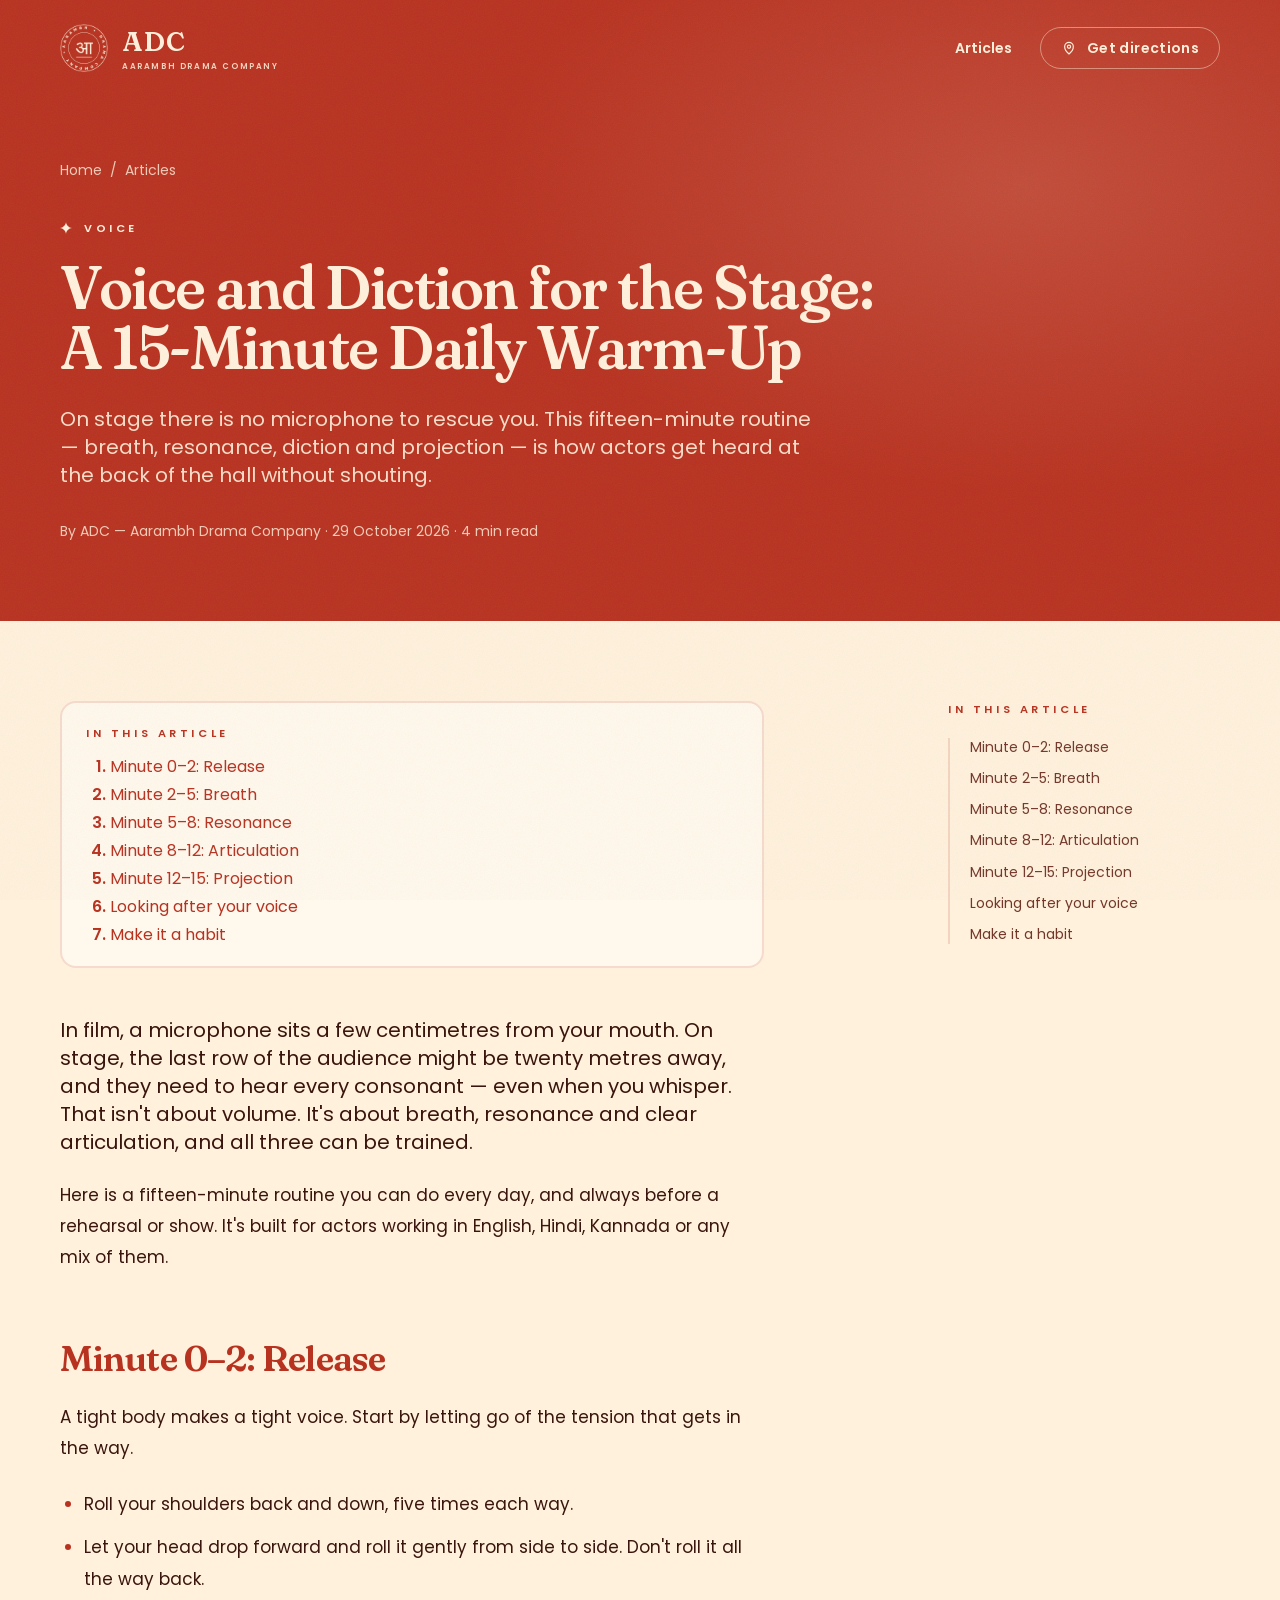
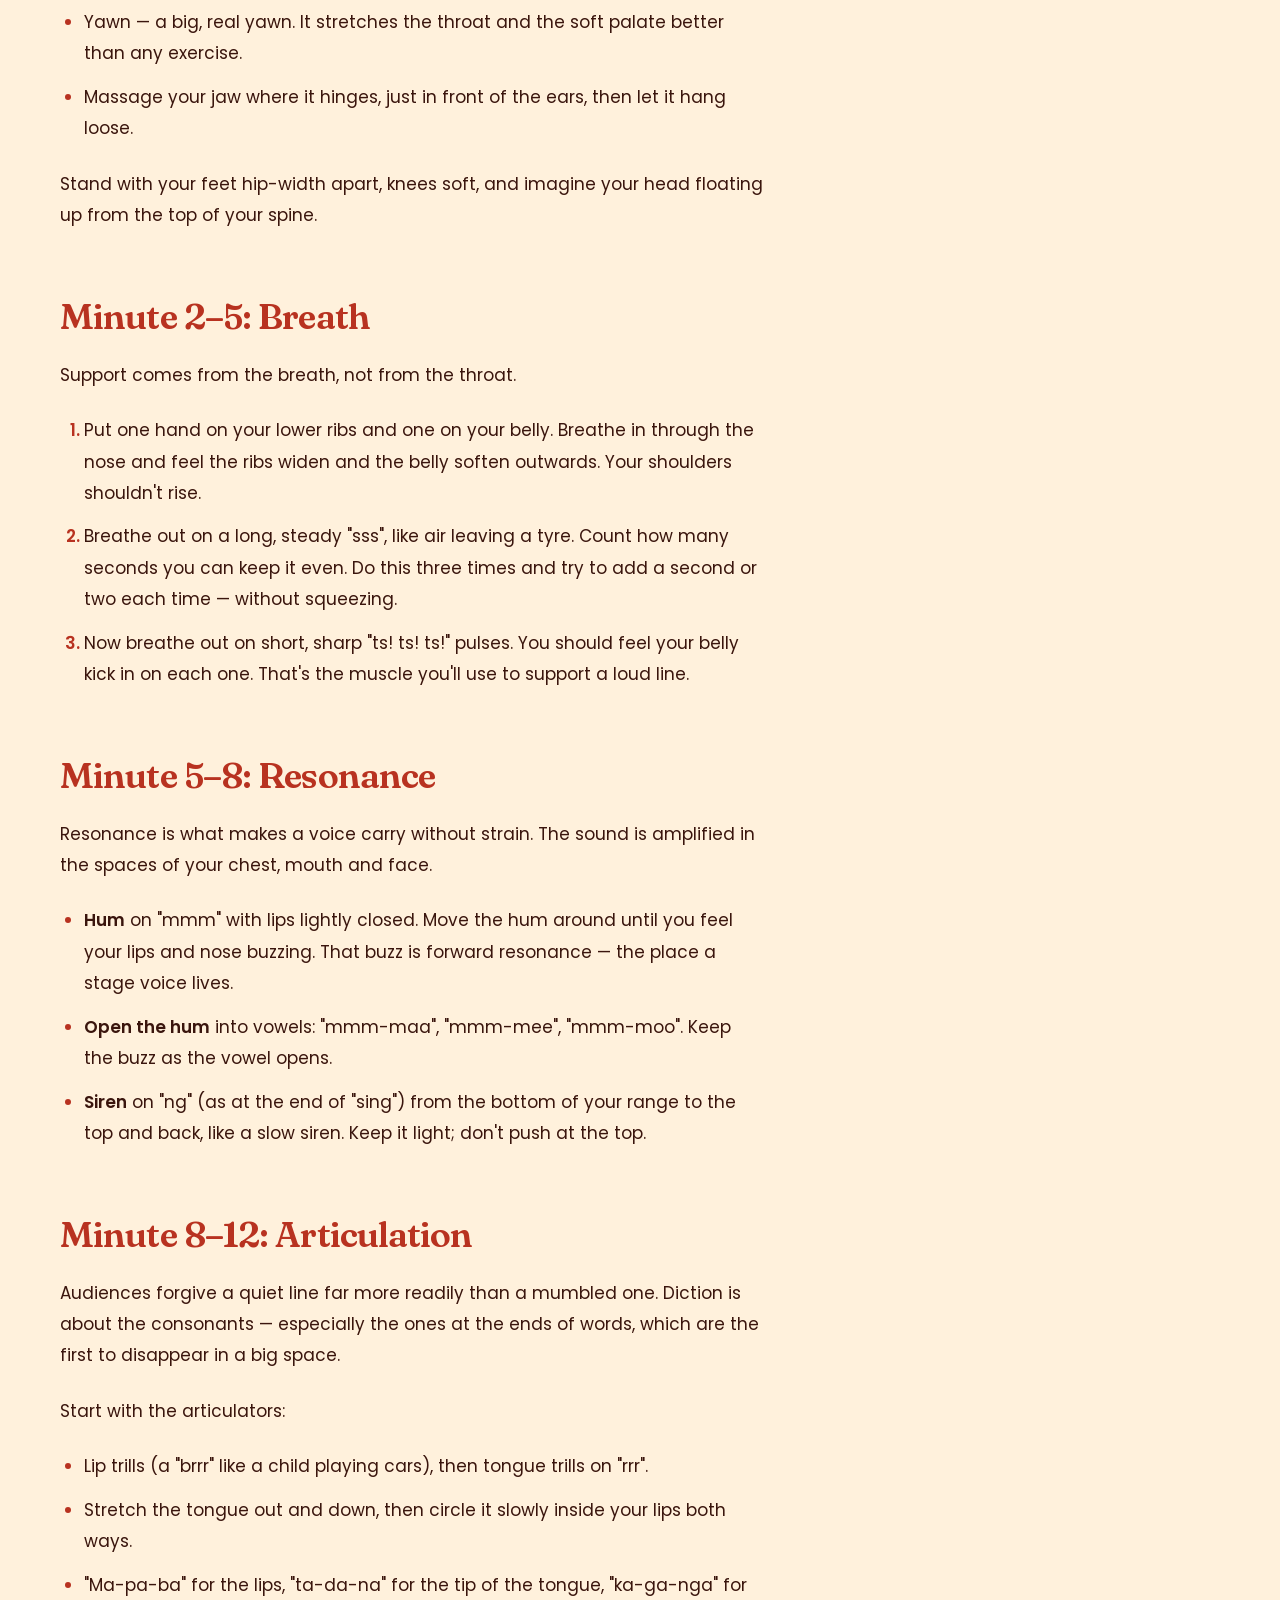
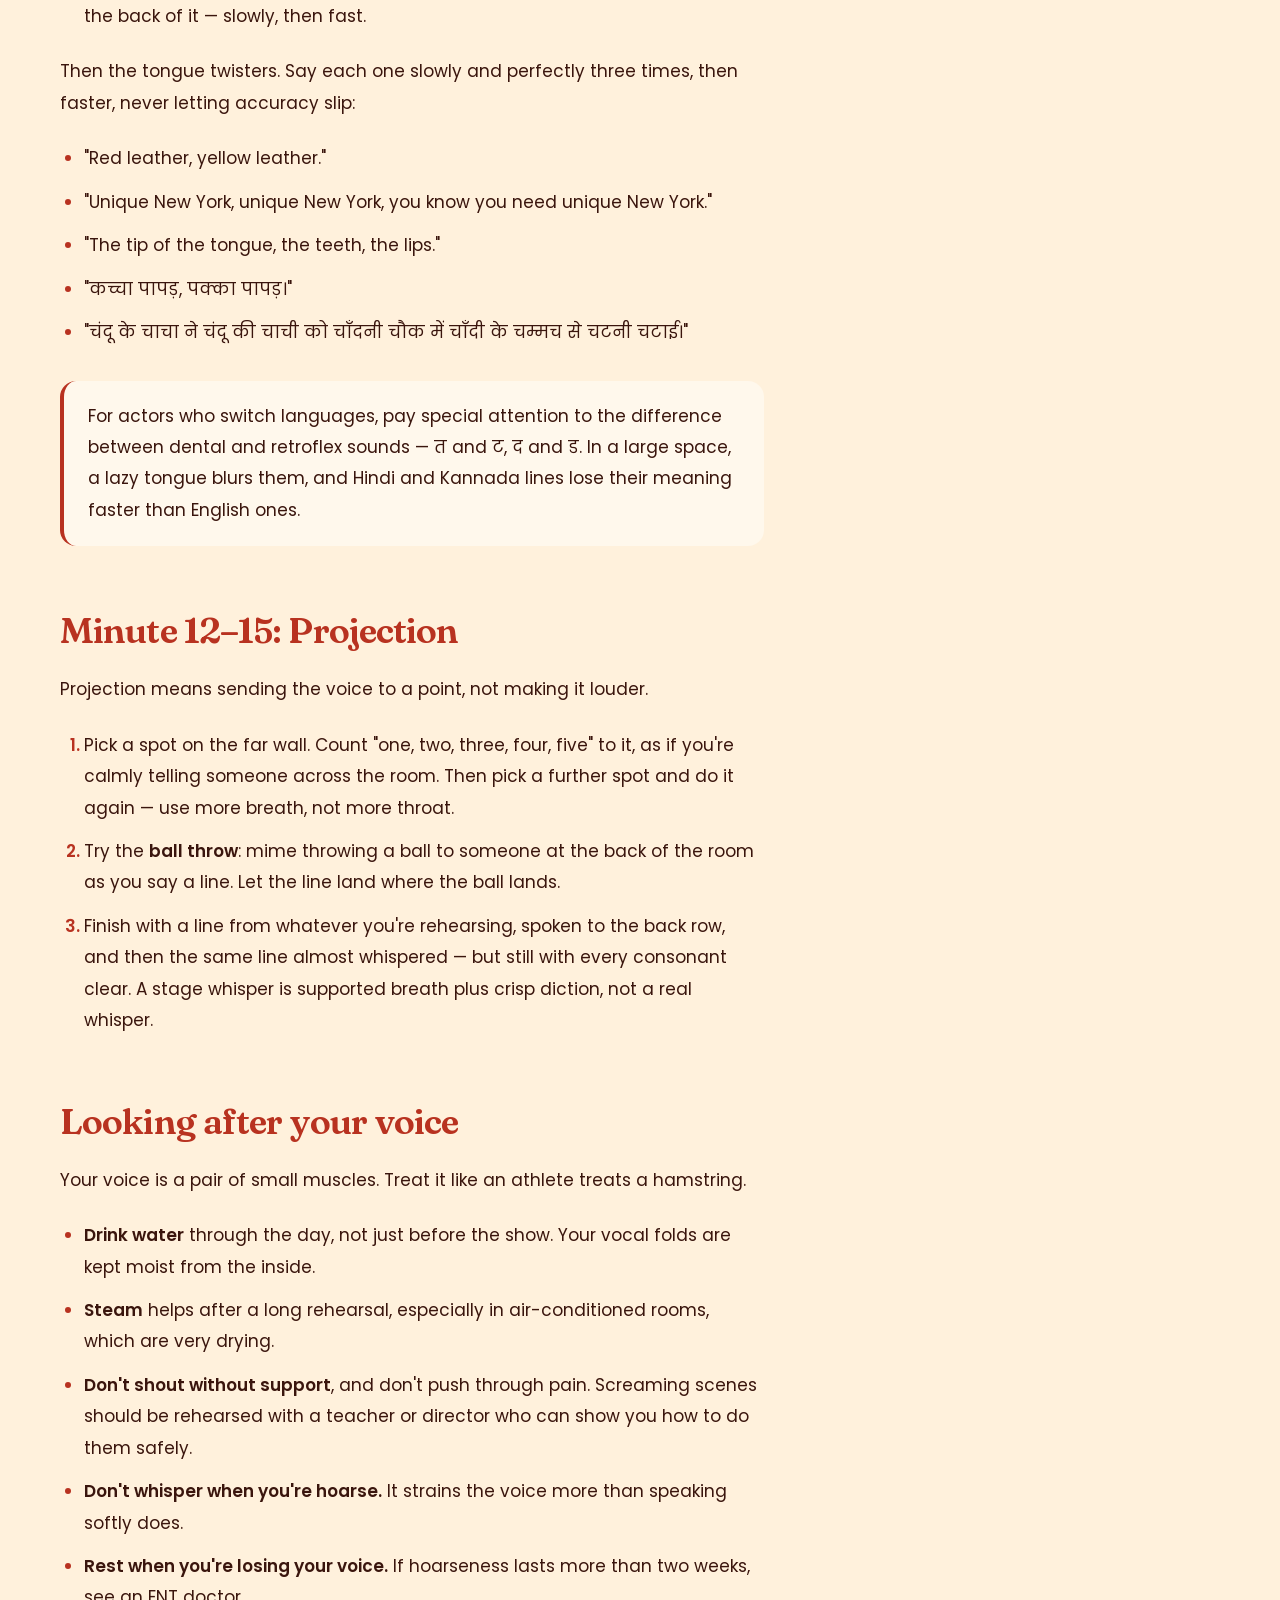
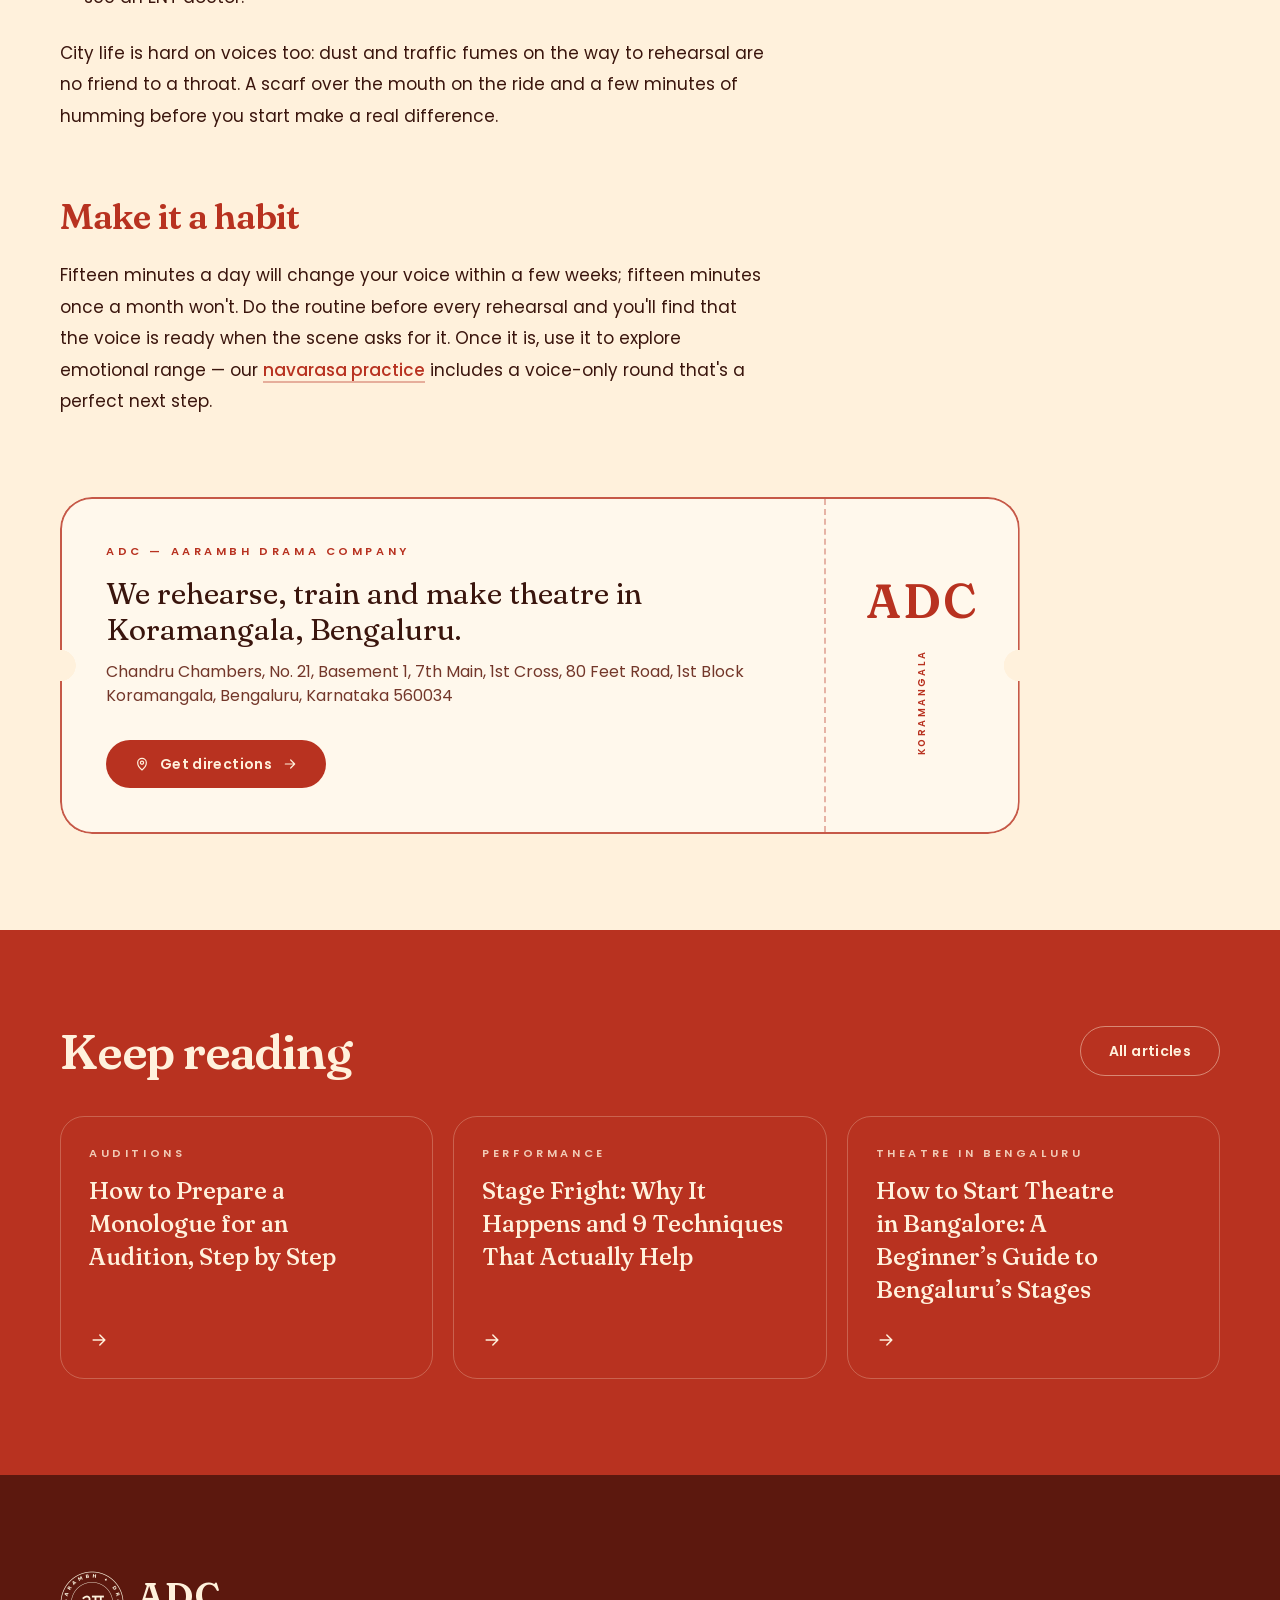
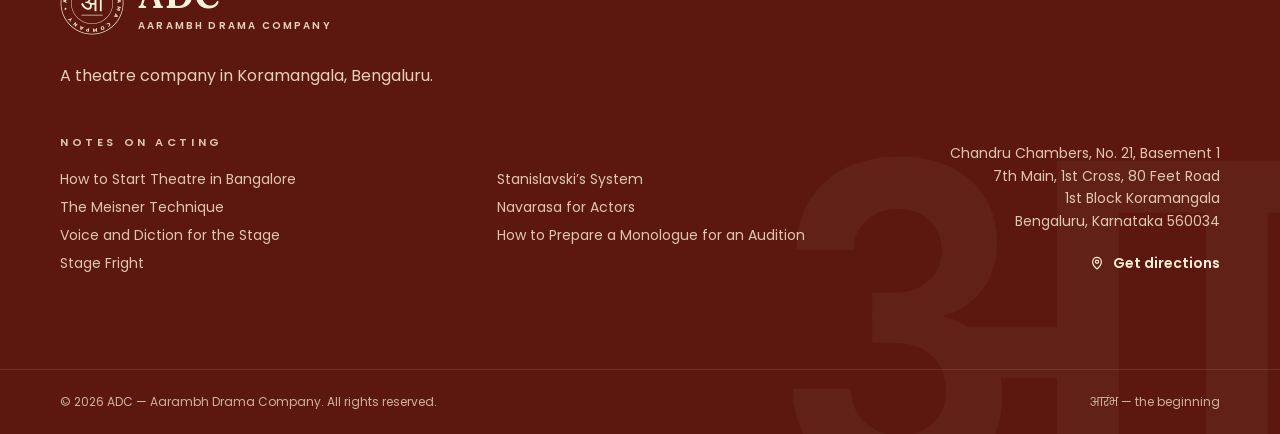
<file: articles/voice-diction-warm-up-for-stage/index.html>
<!DOCTYPE html><html lang="en-IN" class="__variable_3ef085 __variable_618a02 __variable_d4c8d4"><head><meta charSet="utf-8"/><meta name="viewport" content="width=device-width, initial-scale=1"/><link rel="preload" as="image" href="/icons/seal-small-a58a28ab.webp"/><link rel="stylesheet" href="/_next/static/css/043c0b8f31f2d4df.css" data-precedence="next"/><link rel="preload" as="script" fetchPriority="low" href="/_next/static/chunks/webpack-a25bd75c807cb6f1.js"/><script src="/_next/static/chunks/5b8f0dd8-8df0f8787c39d86d.js" async=""></script><script src="/_next/static/chunks/749-2449f47266f1c728.js" async=""></script><script src="/_next/static/chunks/main-app-c1b3ed4e00259830.js" async=""></script><script src="/_next/static/chunks/411-0c74b40d2d4493ef.js" async=""></script><script src="/_next/static/chunks/app/articles/%5Bslug%5D/page-1b70c1af91ab5791.js" async=""></script><script src="/_next/static/chunks/app/layout-a1c670f8d9400816.js" async=""></script><meta name="theme-color" content="#b83220"/><meta name="color-scheme" content="light"/><title>Voice and Diction for the Stage: A 15-Minute Daily Warm-Up | ADC — Aarambh Drama Company</title><meta name="description" content="A 15-minute vocal warm-up for stage actors: breath, resonance, articulation and projection, with English and Hindi tongue twisters and tips for looking after your voice."/><meta name="application-name" content="ADC"/><meta name="keywords" content="voice exercises for actors,vocal warm-up for stage,diction exercises,voice projection,tongue twisters in Hindi,voice training Bengaluru"/><link rel="canonical" href="https://aarambhdrama.com/articles/voice-diction-warm-up-for-stage/"/><meta name="format-detection" content="telephone=no"/><meta property="og:title" content="Voice and Diction for the Stage: A 15-Minute Daily Warm-Up"/><meta property="og:description" content="A 15-minute vocal warm-up for stage actors: breath, resonance, articulation and projection, with English and Hindi tongue twisters and tips for looking after your voice."/><meta property="og:url" content="https://aarambhdrama.com/articles/voice-diction-warm-up-for-stage/"/><meta property="og:type" content="article"/><meta property="article:published_time" content="2026-10-29"/><meta property="article:modified_time" content="2026-10-29"/><meta property="article:author" content="ADC — Aarambh Drama Company"/><meta name="twitter:card" content="summary_large_image"/><meta name="twitter:title" content="Voice and Diction for the Stage: A 15-Minute Daily Warm-Up"/><meta name="twitter:description" content="A 15-minute vocal warm-up for stage actors: breath, resonance, articulation and projection, with English and Hindi tongue twisters and tips for looking after your voice."/><link rel="icon" href="/icons/favicon-a997895d.ico" sizes="16x16 32x32 48x48"/><link rel="icon" href="/icons/favicon-32-89562ff1.png" sizes="32x32" type="image/png"/><link rel="icon" href="/icons/icon-192-d50f42f9.png" sizes="192x192" type="image/png"/><link rel="apple-touch-icon" href="/icons/apple-touch-icon-299f4fe9.png" sizes="180x180"/><script src="/_next/static/chunks/polyfills-42372ed130431b0a.js" noModule=""></script></head><body class="grain min-h-screen"><a href="#main" class="sr-only z-[80] rounded-full bg-paper px-5 py-3 text-sm font-semibold text-sindoor focus:not-sr-only focus:fixed focus:left-4 focus:top-4">Skip to content</a><header class="fixed inset-x-0 top-0 z-40 text-paper transition-[background-color,box-shadow,backdrop-filter] duration-500 "><div class="shell flex h-[4.5rem] items-center justify-between gap-4 lg:h-24"><a class="-ml-1 rounded-lg p-1" aria-label="ADC — Aarambh Drama Company — home" href="/"><span class="flex items-center gap-3.5"><img src="/icons/seal-small-a58a28ab.webp" alt="" width="256" height="256" class="h-11 w-11 lg:h-12 lg:w-12"/><span class="flex flex-col leading-none"><span class="font-display font-semibold tracking-[0.04em] text-2xl lg:text-[1.7rem]">ADC</span><span class="label mt-1.5 text-paper/85 text-[0.5rem] tracking-[0.2em]">Aarambh Drama Company</span></span></span></a><div class="flex items-center gap-3 sm:gap-7"><a class="text-sm font-semibold underline-offset-[6px] hover:underline" href="/articles/">Articles</a><a href="https://www.google.com/maps/search/?api=1&amp;query=Chandru%20Chambers%2C%20No.%2021%2C%20Basement%201%2C%207th%20Main%2C%201st%20Cross%2C%2080%20Feet%20Road%2C%201st%20Block%20Koramangala%2C%20Bengaluru%2C%20Karnataka%20560034" target="_blank" rel="noopener noreferrer" aria-label="Get directions" class="btn-line !px-3 !py-2.5 max-[400px]:hidden sm:!px-5"><svg viewBox="0 0 24 24" class="h-4 w-4" fill="none" stroke="currentColor" stroke-width="1.8" stroke-linecap="round" stroke-linejoin="round" aria-hidden="true"><path d="M12 21s-6.5-5.6-6.5-11a6.5 6.5 0 0 1 13 0C18.5 15.4 12 21 12 21Z M12 12.4a2.4 2.4 0 1 0 0-4.8 2.4 2.4 0 0 0 0 4.8Z"></path></svg><span class="hidden sm:inline">Get directions</span></a></div></div></header><main id="main"><section class="relative isolate overflow-hidden pt-32 sm:pt-40"><div aria-hidden="true" class="absolute inset-0 -z-10 bg-[radial-gradient(60%_70%_at_80%_30%,rgba(255,236,214,0.14),transparent_70%)]"></div><div class="shell pb-14 sm:pb-20"><nav aria-label="Breadcrumb" class="text-sm text-paper/80"><a class="underline-offset-4 hover:underline" href="/">Home</a><span aria-hidden="true" class="mx-2">/</span><a class="underline-offset-4 hover:underline" href="/articles/">Articles</a></nav><p class="label mt-10 flex items-center gap-3"><svg viewBox="0 0 24 24" class="h-3 w-3 shrink-0" fill="currentColor" aria-hidden="true"><path d="M12 0c.6 6.3 5.7 11.4 12 12-6.3.6-11.4 5.7-12 12-.6-6.3-5.7-11.4-12-12C6.3 11.4 11.4 6.3 12 0Z"></path></svg>Voice</p><h1 class="mt-5 max-w-4xl font-display text-4xl font-semibold leading-[1.05] tracking-tight text-balance sm:text-6xl">Voice and Diction for the Stage: A 15-Minute Daily Warm-Up</h1><p class="mt-7 max-w-3xl text-lg leading-relaxed text-paper/90 text-pretty sm:text-xl">On stage there is no microphone to rescue you. This fifteen-minute routine — breath, resonance, diction and projection — is how actors get heard at the back of the hall without shouting.</p><p class="mt-8 text-sm text-paper/80">By <!-- -->ADC — Aarambh Drama Company<!-- --> · <time dateTime="2026-10-29">29 October 2026</time> · <!-- -->4<!-- --> min read</p></div></section><section class="bg-paper text-ink"><div class="shell grid gap-12 py-14 sm:py-20 lg:grid-cols-[minmax(0,1fr)_17rem] lg:gap-16"><article class="prose-adc min-w-0 max-w-[44rem]"><nav aria-label="In this article" class="contents-box lg:hidden"><p class="label text-sindoor">In this article</p><ol><li><a href="#minute-0-2-release">Minute 0–2: Release</a></li><li><a href="#minute-2-5-breath">Minute 2–5: Breath</a></li><li><a href="#minute-5-8-resonance">Minute 5–8: Resonance</a></li><li><a href="#minute-8-12-articulation">Minute 8–12: Articulation</a></li><li><a href="#minute-12-15-projection">Minute 12–15: Projection</a></li><li><a href="#looking-after-your-voice">Looking after your voice</a></li><li><a href="#make-it-a-habit">Make it a habit</a></li></ol></nav><p>In film, a microphone sits a few centimetres from your mouth. On stage, the last row of the audience might be twenty metres away, and they need to hear every consonant — even when you whisper. That isn&#x27;t about volume. It&#x27;s about breath, resonance and clear articulation, and all three can be trained.</p><p>Here is a fifteen-minute routine you can do every day, and always before a rehearsal or show. It&#x27;s built for actors working in English, Hindi, Kannada or any mix of them.</p><h2 id="minute-0-2-release">Minute 0–2: Release</h2><p>A tight body makes a tight voice. Start by letting go of the tension that gets in the way.</p><ul><li>Roll your shoulders back and down, five times each way.</li><li>Let your head drop forward and roll it gently from side to side. Don&#x27;t roll it all the way back.</li><li>Yawn — a big, real yawn. It stretches the throat and the soft palate better than any exercise.</li><li>Massage your jaw where it hinges, just in front of the ears, then let it hang loose.</li></ul><p>Stand with your feet hip-width apart, knees soft, and imagine your head floating up from the top of your spine.</p><h2 id="minute-2-5-breath">Minute 2–5: Breath</h2><p>Support comes from the breath, not from the throat.</p><ol><li>Put one hand on your lower ribs and one on your belly. Breathe in through the nose and feel the ribs widen and the belly soften outwards. Your shoulders shouldn&#x27;t rise.</li><li>Breathe out on a long, steady &quot;sss&quot;, like air leaving a tyre. Count how many seconds you can keep it even. Do this three times and try to add a second or two each time — without squeezing.</li><li>Now breathe out on short, sharp &quot;ts! ts! ts!&quot; pulses. You should feel your belly kick in on each one. That&#x27;s the muscle you&#x27;ll use to support a loud line.</li></ol><h2 id="minute-5-8-resonance">Minute 5–8: Resonance</h2><p>Resonance is what makes a voice carry without strain. The sound is amplified in the spaces of your chest, mouth and face.</p><ul><li><strong>Hum</strong> on &quot;mmm&quot; with lips lightly closed. Move the hum around until you feel your lips and nose buzzing. That buzz is forward resonance — the place a stage voice lives.</li><li><strong>Open the hum</strong> into vowels: &quot;mmm-maa&quot;, &quot;mmm-mee&quot;, &quot;mmm-moo&quot;. Keep the buzz as the vowel opens.</li><li><strong>Siren</strong> on &quot;ng&quot; (as at the end of &quot;sing&quot;) from the bottom of your range to the top and back, like a slow siren. Keep it light; don&#x27;t push at the top.</li></ul><h2 id="minute-8-12-articulation">Minute 8–12: Articulation</h2><p>Audiences forgive a quiet line far more readily than a mumbled one. Diction is about the consonants — especially the ones at the ends of words, which are the first to disappear in a big space.</p><p>Start with the articulators:</p><ul><li>Lip trills (a &quot;brrr&quot; like a child playing cars), then tongue trills on &quot;rrr&quot;.</li><li>Stretch the tongue out and down, then circle it slowly inside your lips both ways.</li><li>&quot;Ma-pa-ba&quot; for the lips, &quot;ta-da-na&quot; for the tip of the tongue, &quot;ka-ga-nga&quot; for the back of it — slowly, then fast.</li></ul><p>Then the tongue twisters. Say each one slowly and perfectly three times, then faster, never letting accuracy slip:</p><ul><li>&quot;Red leather, yellow leather.&quot;</li><li>&quot;Unique New York, unique New York, you know you need unique New York.&quot;</li><li>&quot;The tip of the tongue, the teeth, the lips.&quot;</li><li>&quot;कच्चा पापड़, पक्का पापड़।&quot;</li><li>&quot;चंदू के चाचा ने चंदू की चाची को चाँदनी चौक में चाँदी के चम्मच से चटनी चटाई।&quot;</li></ul><aside class="callout"><p>For actors who switch languages, pay special attention to the difference between dental and retroflex sounds — त and ट, द and ड. In a large space, a lazy tongue blurs them, and Hindi and Kannada lines lose their meaning faster than English ones.</p></aside><h2 id="minute-12-15-projection">Minute 12–15: Projection</h2><p>Projection means sending the voice to a point, not making it louder.</p><ol><li>Pick a spot on the far wall. Count &quot;one, two, three, four, five&quot; to it, as if you&#x27;re calmly telling someone across the room. Then pick a further spot and do it again — use more breath, not more throat.</li><li>Try the <strong>ball throw</strong>: mime throwing a ball to someone at the back of the room as you say a line. Let the line land where the ball lands.</li><li>Finish with a line from whatever you&#x27;re rehearsing, spoken to the back row, and then the same line almost whispered — but still with every consonant clear. A stage whisper is supported breath plus crisp diction, not a real whisper.</li></ol><h2 id="looking-after-your-voice">Looking after your voice</h2><p>Your voice is a pair of small muscles. Treat it like an athlete treats a hamstring.</p><ul><li><strong>Drink water</strong> through the day, not just before the show. Your vocal folds are kept moist from the inside.</li><li><strong>Steam</strong> helps after a long rehearsal, especially in air-conditioned rooms, which are very drying.</li><li><strong>Don&#x27;t shout without support</strong>, and don&#x27;t push through pain. Screaming scenes should be rehearsed with a teacher or director who can show you how to do them safely.</li><li><strong>Don&#x27;t whisper when you&#x27;re hoarse.</strong> It strains the voice more than speaking softly does.</li><li><strong>Rest when you&#x27;re losing your voice.</strong> If hoarseness lasts more than two weeks, see an ENT doctor.</li></ul><p>City life is hard on voices too: dust and traffic fumes on the way to rehearsal are no friend to a throat. A scarf over the mouth on the ride and a few minutes of humming before you start make a real difference.</p><h2 id="make-it-a-habit">Make it a habit</h2><p>Fifteen minutes a day will change your voice within a few weeks; fifteen minutes once a month won&#x27;t. Do the routine before every rehearsal and you&#x27;ll find that the voice is ready when the scene asks for it. Once it is, use it to explore emotional range — our <a href="/articles/navarasa-nine-emotions-for-actors/">navarasa practice</a> includes a voice-only round that&#x27;s a perfect next step.</p></article><aside class="hidden lg:block"><div class="sticky top-32"><nav aria-label="In this article"><p class="label text-sindoor">In this article</p><ol class="mt-5 space-y-3 border-l-2 border-sindoor/15 pl-5 text-sm leading-snug text-ink-soft"><li><a href="#minute-0-2-release" class="hover:text-sindoor">Minute 0–2: Release</a></li><li><a href="#minute-2-5-breath" class="hover:text-sindoor">Minute 2–5: Breath</a></li><li><a href="#minute-5-8-resonance" class="hover:text-sindoor">Minute 5–8: Resonance</a></li><li><a href="#minute-8-12-articulation" class="hover:text-sindoor">Minute 8–12: Articulation</a></li><li><a href="#minute-12-15-projection" class="hover:text-sindoor">Minute 12–15: Projection</a></li><li><a href="#looking-after-your-voice" class="hover:text-sindoor">Looking after your voice</a></li><li><a href="#make-it-a-habit" class="hover:text-sindoor">Make it a habit</a></li></ol></nav></div></aside></div><div class="shell pb-16 sm:pb-24"><div class="ticket grid max-w-[60rem] rounded-[2rem] border-2 border-sindoor/80 bg-paper-card text-sindoor sm:grid-cols-[1fr_auto]"><div class="p-8 sm:p-11"><p class="label">ADC — Aarambh Drama Company</p><p class="mt-4 font-display text-2xl leading-snug text-ink sm:text-3xl">We rehearse, train and make theatre in Koramangala, Bengaluru.</p><p class="mt-3 text-ink-soft">Chandru Chambers, No. 21, Basement 1, 7th Main, 1st Cross, 80 Feet Road, 1st Block Koramangala, Bengaluru, Karnataka 560034</p><a href="https://www.google.com/maps/search/?api=1&amp;query=Chandru%20Chambers%2C%20No.%2021%2C%20Basement%201%2C%207th%20Main%2C%201st%20Cross%2C%2080%20Feet%20Road%2C%201st%20Block%20Koramangala%2C%20Bengaluru%2C%20Karnataka%20560034" target="_blank" rel="noopener noreferrer" class="btn-sindoor group mt-8"><svg viewBox="0 0 24 24" class="h-4 w-4" fill="none" stroke="currentColor" stroke-width="1.8" stroke-linecap="round" stroke-linejoin="round" aria-hidden="true"><path d="M12 21s-6.5-5.6-6.5-11a6.5 6.5 0 0 1 13 0C18.5 15.4 12 21 12 21Z M12 12.4a2.4 2.4 0 1 0 0-4.8 2.4 2.4 0 0 0 0 4.8Z"></path></svg>Get directions<svg viewBox="0 0 24 24" class="h-4 w-4 transition-transform group-hover:translate-x-1" fill="none" stroke="currentColor" stroke-width="1.8" stroke-linecap="round" stroke-linejoin="round" aria-hidden="true"><path d="M5 12h14 M13 6l6 6-6 6"></path></svg></a></div><div class="flex items-center justify-between gap-6 border-t-2 border-dashed border-sindoor/35 px-8 py-6 sm:flex-col sm:justify-center sm:border-l-2 sm:border-t-0 sm:px-10 sm:py-11"><span class="font-display text-4xl font-semibold tracking-[0.04em] sm:text-5xl">ADC</span><span class="label text-[0.6rem] tracking-[0.26em] sm:rotate-180 sm:[writing-mode:vertical-rl]">Koramangala</span></div></div></div></section><section class="bg-sindoor"><div class="shell py-16 sm:py-24"><div class="flex flex-wrap items-end justify-between gap-6"><h2 class="font-display text-4xl font-semibold tracking-tight sm:text-5xl">Keep reading</h2><a class="btn-line" href="/articles/">All articles</a></div><ul class="mt-10 grid gap-5 md:grid-cols-3"><li><a class="group flex h-full flex-col rounded-[1.5rem] border border-paper/25 p-7 transition hover:border-paper hover:bg-paper/[0.06]" href="/articles/how-to-prepare-a-monologue-for-audition/"><p class="label text-paper/80">Auditions</p><p class="mt-3 font-display text-2xl font-medium leading-snug text-balance">How to Prepare a Monologue for an Audition, Step by Step</p><span class="mt-auto pt-6"><svg viewBox="0 0 24 24" class="h-5 w-5 transition-transform group-hover:translate-x-1" fill="none" stroke="currentColor" stroke-width="1.8" stroke-linecap="round" stroke-linejoin="round" aria-hidden="true"><path d="M5 12h14 M13 6l6 6-6 6"></path></svg></span></a></li><li><a class="group flex h-full flex-col rounded-[1.5rem] border border-paper/25 p-7 transition hover:border-paper hover:bg-paper/[0.06]" href="/articles/stage-fright-techniques-for-actors/"><p class="label text-paper/80">Performance</p><p class="mt-3 font-display text-2xl font-medium leading-snug text-balance">Stage Fright: Why It Happens and 9 Techniques That Actually Help</p><span class="mt-auto pt-6"><svg viewBox="0 0 24 24" class="h-5 w-5 transition-transform group-hover:translate-x-1" fill="none" stroke="currentColor" stroke-width="1.8" stroke-linecap="round" stroke-linejoin="round" aria-hidden="true"><path d="M5 12h14 M13 6l6 6-6 6"></path></svg></span></a></li><li><a class="group flex h-full flex-col rounded-[1.5rem] border border-paper/25 p-7 transition hover:border-paper hover:bg-paper/[0.06]" href="/articles/start-theatre-in-bangalore-beginners-guide/"><p class="label text-paper/80">Theatre in Bengaluru</p><p class="mt-3 font-display text-2xl font-medium leading-snug text-balance">How to Start Theatre in Bangalore: A Beginner’s Guide to Bengaluru’s Stages</p><span class="mt-auto pt-6"><svg viewBox="0 0 24 24" class="h-5 w-5 transition-transform group-hover:translate-x-1" fill="none" stroke="currentColor" stroke-width="1.8" stroke-linecap="round" stroke-linejoin="round" aria-hidden="true"><path d="M5 12h14 M13 6l6 6-6 6"></path></svg></span></a></li></ul></div></section><script type="application/ld+json">{"@context":"https://schema.org","@graph":[{"@type":"Article","@id":"https://aarambhdrama.com/articles/voice-diction-warm-up-for-stage/#article","headline":"Voice and Diction for the Stage: A 15-Minute Daily Warm-Up","description":"A 15-minute vocal warm-up for stage actors: breath, resonance, articulation and projection, with English and Hindi tongue twisters and tips for looking after your voice.","image":"https://aarambhdrama.com/icons/og-814fcd40.png","datePublished":"2026-10-29","dateModified":"2026-10-29","inLanguage":"en-IN","keywords":"voice exercises for actors, vocal warm-up for stage, diction exercises, voice projection, tongue twisters in Hindi, voice training Bengaluru","mainEntityOfPage":"https://aarambhdrama.com/articles/voice-diction-warm-up-for-stage/","author":{"@type":"Organization","@id":"https://aarambhdrama.com/#company","name":"Aarambh Drama Company","url":"https://aarambhdrama.com/"},"publisher":{"@id":"https://aarambhdrama.com/#company"},"isPartOf":{"@id":"https://aarambhdrama.com/#website"}},{"@type":"BreadcrumbList","itemListElement":[{"@type":"ListItem","position":1,"name":"Home","item":"https://aarambhdrama.com/"},{"@type":"ListItem","position":2,"name":"Articles","item":"https://aarambhdrama.com/articles/"},{"@type":"ListItem","position":3,"name":"Voice and Diction for the Stage: A 15-Minute Daily Warm-Up","item":"https://aarambhdrama.com/articles/voice-diction-warm-up-for-stage/"}]}]}</script></main><footer class="relative isolate overflow-hidden bg-sindoor-dark text-paper"><p aria-hidden="true" lang="hi" class="pointer-events-none absolute -bottom-[0.32em] right-[-0.06em] -z-10 select-none font-sans text-[22rem] font-semibold leading-none text-paper/[0.04] sm:text-[30rem]">आ</p><div class="shell grid gap-12 py-20 sm:py-24 lg:grid-cols-[1fr_auto] lg:items-end"><div><span class="flex items-center gap-3.5"><img src="/icons/seal-small-a58a28ab.webp" alt="" width="256" height="256" class="h-16 w-16"/><span class="flex flex-col leading-none"><span class="font-display font-semibold tracking-[0.04em] text-4xl">ADC</span><span class="label mt-1.5 text-paper/85 text-[0.62rem] tracking-[0.22em]">Aarambh Drama Company</span></span></span><p class="mt-7 max-w-sm leading-relaxed text-paper/85">A theatre company in Koramangala, Bengaluru.</p><nav aria-label="Articles" class="mt-10"><a class="label text-paper/80 hover:text-paper" href="/articles/">Notes on acting</a><ul class="mt-4 grid gap-x-8 gap-y-2 text-sm text-paper/80 sm:grid-cols-2"><li><a class="underline-offset-4 hover:text-paper hover:underline" href="/articles/start-theatre-in-bangalore-beginners-guide/">How to Start Theatre in Bangalore</a></li><li><a class="underline-offset-4 hover:text-paper hover:underline" href="/articles/stanislavski-system-guide/">Stanislavski’s System</a></li><li><a class="underline-offset-4 hover:text-paper hover:underline" href="/articles/meisner-technique-repetition-exercise/">The Meisner Technique</a></li><li><a class="underline-offset-4 hover:text-paper hover:underline" href="/articles/navarasa-nine-emotions-for-actors/">Navarasa for Actors</a></li><li><a class="underline-offset-4 hover:text-paper hover:underline" href="/articles/voice-diction-warm-up-for-stage/">Voice and Diction for the Stage</a></li><li><a class="underline-offset-4 hover:text-paper hover:underline" href="/articles/how-to-prepare-a-monologue-for-audition/">How to Prepare a Monologue for an Audition</a></li><li><a class="underline-offset-4 hover:text-paper hover:underline" href="/articles/stage-fright-techniques-for-actors/">Stage Fright</a></li></ul></nav></div><div class="flex flex-col gap-5 lg:items-end"><address class="text-sm not-italic leading-relaxed text-paper/80 lg:text-right"><span class="block">Chandru Chambers, No. 21, Basement 1</span><span class="block">7th Main, 1st Cross, 80 Feet Road</span><span class="block">1st Block Koramangala</span><span class="block">Bengaluru, Karnataka 560034</span></address><a href="https://www.google.com/maps/search/?api=1&amp;query=Chandru%20Chambers%2C%20No.%2021%2C%20Basement%201%2C%207th%20Main%2C%201st%20Cross%2C%2080%20Feet%20Road%2C%201st%20Block%20Koramangala%2C%20Bengaluru%2C%20Karnataka%20560034" target="_blank" rel="noopener noreferrer" class="inline-flex items-center gap-2 text-sm font-semibold underline-offset-4 hover:underline"><svg viewBox="0 0 24 24" class="h-4 w-4" fill="none" stroke="currentColor" stroke-width="1.8" stroke-linecap="round" stroke-linejoin="round" aria-hidden="true"><path d="M12 21s-6.5-5.6-6.5-11a6.5 6.5 0 0 1 13 0C18.5 15.4 12 21 12 21Z M12 12.4a2.4 2.4 0 1 0 0-4.8 2.4 2.4 0 0 0 0 4.8Z"></path></svg>Get directions</a></div></div><div class="border-t border-paper/10"><div class="shell flex flex-col gap-2 py-6 text-xs text-paper/70 sm:flex-row sm:items-center sm:justify-between"><p>© <!-- -->2026<!-- --> <!-- -->ADC — Aarambh Drama Company<!-- -->. All rights reserved.</p><p><span lang="hi">आरंभ</span> — the beginning</p></div></div></footer><script type="application/ld+json">{"@context":"https://schema.org","@type":"TheaterGroup","@id":"https://aarambhdrama.com/#company","name":"Aarambh Drama Company","alternateName":"ADC","url":"https://aarambhdrama.com/","logo":"https://aarambhdrama.com/icons/logo-512-22fb78ce.png","image":"https://aarambhdrama.com/icons/og-814fcd40.png","description":"ADC (Aarambh Drama Company) is a theatre company in Koramangala, Bengaluru — rehearsing, training and making theatre.","address":{"@type":"PostalAddress","streetAddress":"Chandru Chambers, No. 21, Basement 1, 7th Main, 1st Cross, 80 Feet Road, 1st Block Koramangala","addressLocality":"Bengaluru","addressRegion":"Karnataka","postalCode":"560034","addressCountry":"IN"}}</script><script type="application/ld+json">{"@context":"https://schema.org","@type":"WebSite","@id":"https://aarambhdrama.com/#website","name":"ADC","alternateName":["Aarambh Drama Company","ADC — Aarambh Drama Company"],"url":"https://aarambhdrama.com/","inLanguage":"en-IN","publisher":{"@id":"https://aarambhdrama.com/#company"}}</script><script src="/_next/static/chunks/webpack-a25bd75c807cb6f1.js" async=""></script><script>(self.__next_f=self.__next_f||[]).push([0]);self.__next_f.push([2,null])</script><script>self.__next_f.push([1,"1:HL[\"/_next/static/css/043c0b8f31f2d4df.css\",\"style\"]\n"])</script><script>self.__next_f.push([1,"2:I[6608,[],\"\"]\n4:I[5411,[\"411\",\"static/chunks/411-0c74b40d2d4493ef.js\",\"83\",\"static/chunks/app/articles/%5Bslug%5D/page-1b70c1af91ab5791.js\"],\"\"]\n6:I[2728,[],\"\"]\n8:I[9836,[],\"\"]\n9:I[9916,[\"411\",\"static/chunks/411-0c74b40d2d4493ef.js\",\"185\",\"static/chunks/app/layout-a1c670f8d9400816.js\"],\"Header\"]\nb:I[8907,[],\"\"]\n5:T59e,{\"@context\":\"https://schema.org\",\"@graph\":[{\"@type\":\"Article\",\"@id\":\"https://aarambhdrama.com/articles/voice-diction-warm-up-for-stage/#article\",\"headline\":\"Voice and Diction for the Stage: A 15-Minute Daily Warm-Up\",\"description\":\"A 15-minute vocal warm-up for stage actors: breath, resonance, articulation and projection, with English and Hindi tongue twisters and tips for looking after your voice.\",\"image\":\"https://aarambhdrama.com/icons/og-814fcd40.png\",\"datePublished\":\"2026-10-29\",\"dateModified\":\"2026-10-29\",\"inLanguage\":\"en-IN\",\"keywords\":\"voice exercises for actors, vocal warm-up for stage, diction exercises, voice projection, tongue twisters in Hindi, voice training Bengaluru\",\"mainEntityOfPage\":\"https://aarambhdrama.com/articles/voice-diction-warm-up-for-stage/\",\"author\":{\"@type\":\"Organization\",\"@id\":\"https://aarambhdrama.com/#company\",\"name\":\"Aarambh Drama Company\",\"url\":\"https://aarambhdrama.com/\"},\"publisher\":{\"@id\":\"https://aarambhdrama.com/#company\"},\"isPartOf\":{\"@id\":\"https://aarambhdrama.com/#website\"}},{\"@type\":\"BreadcrumbList\",\"itemListElement\":[{\"@type\":\"ListItem\",\"position\":1,\"name\":\"Home\",\"item\":\"https://aarambhdrama.com/\"},{\"@type\":\"ListItem\",\"position\":2,\"name\":\"Articles\",\"item\":\"https://aarambhdrama.com/articles/\"},{\"@type\":\"ListItem\",\"position\":3,\"name\":\"Voice and Diction for the Stage: A 15-Minute Daily Warm-Up\",\"item\":\"https://aarambhdrama.com/articles/voice-diction-warm-up-for-stage/\"}]}]}7:[\"slug\",\"voice-diction-warm-up-for-stage\",\"d\"]\nc:[]\n"])</script><script>self.__next_f.push([1,"0:[\"$\",\"$L2\",null,{\"buildId\":\"cTDYezdDyj8DPv9pL1llV\",\"assetPrefix\":\"\",\"urlParts\":[\"\",\"articles\",\"voice-diction-warm-up-for-stage\",\"\"],\"initialTree\":[\"\",{\"children\":[\"articles\",{\"children\":[[\"slug\",\"voice-diction-warm-up-for-stage\",\"d\"],{\"children\":[\"__PAGE__?{\\\"slug\\\":\\\"voice-diction-warm-up-for-stage\\\"}\",{}]}]}]},\"$undefined\",\"$undefined\",true],\"initialSeedData\":[\"\",{\"children\":[\"articles\",{\"children\":[[\"slug\",\"voice-diction-warm-up-for-stage\",\"d\"],{\"children\":[\"__PAGE__\",{},[[\"$L3\",[[\"$\",\"section\",null,{\"className\":\"relative isolate overflow-hidden pt-32 sm:pt-40\",\"children\":[[\"$\",\"div\",null,{\"aria-hidden\":true,\"className\":\"absolute inset-0 -z-10 bg-[radial-gradient(60%_70%_at_80%_30%,rgba(255,236,214,0.14),transparent_70%)]\"}],[\"$\",\"div\",null,{\"className\":\"shell pb-14 sm:pb-20\",\"children\":[[\"$\",\"nav\",null,{\"aria-label\":\"Breadcrumb\",\"className\":\"text-sm text-paper/80\",\"children\":[[\"$\",\"$L4\",null,{\"href\":\"/\",\"className\":\"underline-offset-4 hover:underline\",\"children\":\"Home\"}],[\"$\",\"span\",null,{\"aria-hidden\":true,\"className\":\"mx-2\",\"children\":\"/\"}],[\"$\",\"$L4\",null,{\"href\":\"/articles/\",\"className\":\"underline-offset-4 hover:underline\",\"children\":\"Articles\"}]]}],[\"$\",\"p\",null,{\"className\":\"label mt-10 flex items-center gap-3\",\"children\":[[\"$\",\"svg\",null,{\"viewBox\":\"0 0 24 24\",\"className\":\"h-3 w-3 shrink-0\",\"fill\":\"currentColor\",\"aria-hidden\":true,\"children\":[\"$\",\"path\",null,{\"d\":\"M12 0c.6 6.3 5.7 11.4 12 12-6.3.6-11.4 5.7-12 12-.6-6.3-5.7-11.4-12-12C6.3 11.4 11.4 6.3 12 0Z\"}]}],\"Voice\"]}],[\"$\",\"h1\",null,{\"className\":\"mt-5 max-w-4xl font-display text-4xl font-semibold leading-[1.05] tracking-tight text-balance sm:text-6xl\",\"children\":\"Voice and Diction for the Stage: A 15-Minute Daily Warm-Up\"}],[\"$\",\"p\",null,{\"className\":\"mt-7 max-w-3xl text-lg leading-relaxed text-paper/90 text-pretty sm:text-xl\",\"children\":\"On stage there is no microphone to rescue you. This fifteen-minute routine — breath, resonance, diction and projection — is how actors get heard at the back of the hall without shouting.\"}],[\"$\",\"p\",null,{\"className\":\"mt-8 text-sm text-paper/80\",\"children\":[\"By \",\"ADC — Aarambh Drama Company\",\" · \",[\"$\",\"time\",null,{\"dateTime\":\"2026-10-29\",\"children\":\"29 October 2026\"}],\" · \",4,\" min read\"]}]]}]]}],[\"$\",\"section\",null,{\"className\":\"bg-paper text-ink\",\"children\":[[\"$\",\"div\",null,{\"className\":\"shell grid gap-12 py-14 sm:py-20 lg:grid-cols-[minmax(0,1fr)_17rem] lg:gap-16\",\"children\":[[\"$\",\"article\",null,{\"className\":\"prose-adc min-w-0 max-w-[44rem]\",\"children\":[[\"$\",\"nav\",null,{\"aria-label\":\"In this article\",\"className\":\"contents-box lg:hidden\",\"children\":[[\"$\",\"p\",null,{\"className\":\"label text-sindoor\",\"children\":\"In this article\"}],[\"$\",\"ol\",null,{\"children\":[[\"$\",\"li\",\"minute-0-2-release\",{\"children\":[\"$\",\"a\",null,{\"href\":\"#minute-0-2-release\",\"children\":\"Minute 0–2: Release\"}]}],[\"$\",\"li\",\"minute-2-5-breath\",{\"children\":[\"$\",\"a\",null,{\"href\":\"#minute-2-5-breath\",\"children\":\"Minute 2–5: Breath\"}]}],[\"$\",\"li\",\"minute-5-8-resonance\",{\"children\":[\"$\",\"a\",null,{\"href\":\"#minute-5-8-resonance\",\"children\":\"Minute 5–8: Resonance\"}]}],[\"$\",\"li\",\"minute-8-12-articulation\",{\"children\":[\"$\",\"a\",null,{\"href\":\"#minute-8-12-articulation\",\"children\":\"Minute 8–12: Articulation\"}]}],[\"$\",\"li\",\"minute-12-15-projection\",{\"children\":[\"$\",\"a\",null,{\"href\":\"#minute-12-15-projection\",\"children\":\"Minute 12–15: Projection\"}]}],[\"$\",\"li\",\"looking-after-your-voice\",{\"children\":[\"$\",\"a\",null,{\"href\":\"#looking-after-your-voice\",\"children\":\"Looking after your voice\"}]}],[\"$\",\"li\",\"make-it-a-habit\",{\"children\":[\"$\",\"a\",null,{\"href\":\"#make-it-a-habit\",\"children\":\"Make it a habit\"}]}]]}]]}],[[\"$\",\"p\",\"b0\",{\"children\":[\"In film, a microphone sits a few centimetres from your mouth. On stage, the last row of the audience might be twenty metres away, and they need to hear every consonant — even when you whisper. That isn't about volume. It's about breath, resonance and clear articulation, and all three can be trained.\"]}],[\"$\",\"p\",\"b1\",{\"children\":[\"Here is a fifteen-minute routine you can do every day, and always before a rehearsal or show. It's built for actors working in English, Hindi, Kannada or any mix of them.\"]}],[\"$\",\"h2\",\"b2\",{\"id\":\"minute-0-2-release\",\"children\":[\"Minute 0–2: Release\"]}],[\"$\",\"p\",\"b3\",{\"children\":[\"A tight body makes a tight voice. Start by letting go of the tension that gets in the way.\"]}],[\"$\",\"ul\",\"b4\",{\"children\":[[\"$\",\"li\",\"0\",{\"children\":[\"Roll your shoulders back and down, five times each way.\"]}],[\"$\",\"li\",\"1\",{\"children\":[\"Let your head drop forward and roll it gently from side to side. Don't roll it all the way back.\"]}],[\"$\",\"li\",\"2\",{\"children\":[\"Yawn — a big, real yawn. It stretches the throat and the soft palate better than any exercise.\"]}],[\"$\",\"li\",\"3\",{\"children\":[\"Massage your jaw where it hinges, just in front of the ears, then let it hang loose.\"]}]]}],[\"$\",\"p\",\"b5\",{\"children\":[\"Stand with your feet hip-width apart, knees soft, and imagine your head floating up from the top of your spine.\"]}],[\"$\",\"h2\",\"b6\",{\"id\":\"minute-2-5-breath\",\"children\":[\"Minute 2–5: Breath\"]}],[\"$\",\"p\",\"b7\",{\"children\":[\"Support comes from the breath, not from the throat.\"]}],[\"$\",\"ol\",\"b8\",{\"children\":[[\"$\",\"li\",\"0\",{\"children\":[\"Put one hand on your lower ribs and one on your belly. Breathe in through the nose and feel the ribs widen and the belly soften outwards. Your shoulders shouldn't rise.\"]}],[\"$\",\"li\",\"1\",{\"children\":[\"Breathe out on a long, steady \\\"sss\\\", like air leaving a tyre. Count how many seconds you can keep it even. Do this three times and try to add a second or two each time — without squeezing.\"]}],[\"$\",\"li\",\"2\",{\"children\":[\"Now breathe out on short, sharp \\\"ts! ts! ts!\\\" pulses. You should feel your belly kick in on each one. That's the muscle you'll use to support a loud line.\"]}]]}],[\"$\",\"h2\",\"b9\",{\"id\":\"minute-5-8-resonance\",\"children\":[\"Minute 5–8: Resonance\"]}],[\"$\",\"p\",\"b10\",{\"children\":[\"Resonance is what makes a voice carry without strain. The sound is amplified in the spaces of your chest, mouth and face.\"]}],[\"$\",\"ul\",\"b11\",{\"children\":[[\"$\",\"li\",\"0\",{\"children\":[\"\",[\"$\",\"strong\",\"b11-0-1\",{\"children\":\"Hum\"}],\" on \\\"mmm\\\" with lips lightly closed. Move the hum around until you feel your lips and nose buzzing. That buzz is forward resonance — the place a stage voice lives.\"]}],[\"$\",\"li\",\"1\",{\"children\":[\"\",[\"$\",\"strong\",\"b11-1-1\",{\"children\":\"Open the hum\"}],\" into vowels: \\\"mmm-maa\\\", \\\"mmm-mee\\\", \\\"mmm-moo\\\". Keep the buzz as the vowel opens.\"]}],[\"$\",\"li\",\"2\",{\"children\":[\"\",[\"$\",\"strong\",\"b11-2-1\",{\"children\":\"Siren\"}],\" on \\\"ng\\\" (as at the end of \\\"sing\\\") from the bottom of your range to the top and back, like a slow siren. Keep it light; don't push at the top.\"]}]]}],[\"$\",\"h2\",\"b12\",{\"id\":\"minute-8-12-articulation\",\"children\":[\"Minute 8–12: Articulation\"]}],[\"$\",\"p\",\"b13\",{\"children\":[\"Audiences forgive a quiet line far more readily than a mumbled one. Diction is about the consonants — especially the ones at the ends of words, which are the first to disappear in a big space.\"]}],[\"$\",\"p\",\"b14\",{\"children\":[\"Start with the articulators:\"]}],[\"$\",\"ul\",\"b15\",{\"children\":[[\"$\",\"li\",\"0\",{\"children\":[\"Lip trills (a \\\"brrr\\\" like a child playing cars), then tongue trills on \\\"rrr\\\".\"]}],[\"$\",\"li\",\"1\",{\"children\":[\"Stretch the tongue out and down, then circle it slowly inside your lips both ways.\"]}],[\"$\",\"li\",\"2\",{\"children\":[\"\\\"Ma-pa-ba\\\" for the lips, \\\"ta-da-na\\\" for the tip of the tongue, \\\"ka-ga-nga\\\" for the back of it — slowly, then fast.\"]}]]}],[\"$\",\"p\",\"b16\",{\"children\":[\"Then the tongue twisters. Say each one slowly and perfectly three times, then faster, never letting accuracy slip:\"]}],[\"$\",\"ul\",\"b17\",{\"children\":[[\"$\",\"li\",\"0\",{\"children\":[\"\\\"Red leather, yellow leather.\\\"\"]}],[\"$\",\"li\",\"1\",{\"children\":[\"\\\"Unique New York, unique New York, you know you need unique New York.\\\"\"]}],[\"$\",\"li\",\"2\",{\"children\":[\"\\\"The tip of the tongue, the teeth, the lips.\\\"\"]}],[\"$\",\"li\",\"3\",{\"children\":[\"\\\"कच्चा पापड़, पक्का पापड़।\\\"\"]}],[\"$\",\"li\",\"4\",{\"children\":[\"\\\"चंदू के चाचा ने चंदू की चाची को चाँदनी चौक में चाँदी के चम्मच से चटनी चटाई।\\\"\"]}]]}],[\"$\",\"aside\",\"b18\",{\"className\":\"callout\",\"children\":[\"$\",\"p\",null,{\"children\":[\"For actors who switch languages, pay special attention to the difference between dental and retroflex sounds — त and ट, द and ड. In a large space, a lazy tongue blurs them, and Hindi and Kannada lines lose their meaning faster than English ones.\"]}]}],[\"$\",\"h2\",\"b19\",{\"id\":\"minute-12-15-projection\",\"children\":[\"Minute 12–15: Projection\"]}],[\"$\",\"p\",\"b20\",{\"children\":[\"Projection means sending the voice to a point, not making it louder.\"]}],[\"$\",\"ol\",\"b21\",{\"children\":[[\"$\",\"li\",\"0\",{\"children\":[\"Pick a spot on the far wall. Count \\\"one, two, three, four, five\\\" to it, as if you're calmly telling someone across the room. Then pick a further spot and do it again — use more breath, not more throat.\"]}],[\"$\",\"li\",\"1\",{\"children\":[\"Try the \",[\"$\",\"strong\",\"b21-1-1\",{\"children\":\"ball throw\"}],\": mime throwing a ball to someone at the back of the room as you say a line. Let the line land where the ball lands.\"]}],[\"$\",\"li\",\"2\",{\"children\":[\"Finish with a line from whatever you're rehearsing, spoken to the back row, and then the same line almost whispered — but still with every consonant clear. A stage whisper is supported breath plus crisp diction, not a real whisper.\"]}]]}],[\"$\",\"h2\",\"b22\",{\"id\":\"looking-after-your-voice\",\"children\":[\"Looking after your voice\"]}],[\"$\",\"p\",\"b23\",{\"children\":[\"Your voice is a pair of small muscles. Treat it like an athlete treats a hamstring.\"]}],[\"$\",\"ul\",\"b24\",{\"children\":[[\"$\",\"li\",\"0\",{\"children\":[\"\",[\"$\",\"strong\",\"b24-0-1\",{\"children\":\"Drink water\"}],\" through the day, not just before the show. Your vocal folds are kept moist from the inside.\"]}],[\"$\",\"li\",\"1\",{\"children\":[\"\",[\"$\",\"strong\",\"b24-1-1\",{\"children\":\"Steam\"}],\" helps after a long rehearsal, especially in air-conditioned rooms, which are very drying.\"]}],[\"$\",\"li\",\"2\",{\"children\":[\"\",[\"$\",\"strong\",\"b24-2-1\",{\"children\":\"Don't shout without support\"}],\", and don't push through pain. Screaming scenes should be rehearsed with a teacher or director who can show you how to do them safely.\"]}],[\"$\",\"li\",\"3\",{\"children\":[\"\",[\"$\",\"strong\",\"b24-3-1\",{\"children\":\"Don't whisper when you're hoarse.\"}],\" It strains the voice more than speaking softly does.\"]}],[\"$\",\"li\",\"4\",{\"children\":[\"\",[\"$\",\"strong\",\"b24-4-1\",{\"children\":\"Rest when you're losing your voice.\"}],\" If hoarseness lasts more than two weeks, see an ENT doctor.\"]}]]}],[\"$\",\"p\",\"b25\",{\"children\":[\"City life is hard on voices too: dust and traffic fumes on the way to rehearsal are no friend to a throat. A scarf over the mouth on the ride and a few minutes of humming before you start make a real difference.\"]}],[\"$\",\"h2\",\"b26\",{\"id\":\"make-it-a-habit\",\"children\":[\"Make it a habit\"]}],[\"$\",\"p\",\"b27\",{\"children\":[\"Fifteen minutes a day will change your voice within a few weeks; fifteen minutes once a month won't. Do the routine before every rehearsal and you'll find that the voice is ready when the scene asks for it. Once it is, use it to explore emotional range — our \",[\"$\",\"$L4\",\"b27-1\",{\"href\":\"/articles/navarasa-nine-emotions-for-actors/\",\"children\":\"navarasa practice\"}],\" includes a voice-only round that's a perfect next step.\"]}]]]}],[\"$\",\"aside\",null,{\"className\":\"hidden lg:block\",\"children\":[\"$\",\"div\",null,{\"className\":\"sticky top-32\",\"children\":[\"$\",\"nav\",null,{\"aria-label\":\"In this article\",\"children\":[[\"$\",\"p\",null,{\"className\":\"label text-sindoor\",\"children\":\"In this article\"}],[\"$\",\"ol\",null,{\"className\":\"mt-5 space-y-3 border-l-2 border-sindoor/15 pl-5 text-sm leading-snug text-ink-soft\",\"children\":[[\"$\",\"li\",\"minute-0-2-release\",{\"children\":[\"$\",\"a\",null,{\"href\":\"#minute-0-2-release\",\"className\":\"hover:text-sindoor\",\"children\":\"Minute 0–2: Release\"}]}],[\"$\",\"li\",\"minute-2-5-breath\",{\"children\":[\"$\",\"a\",null,{\"href\":\"#minute-2-5-breath\",\"className\":\"hover:text-sindoor\",\"children\":\"Minute 2–5: Breath\"}]}],[\"$\",\"li\",\"minute-5-8-resonance\",{\"children\":[\"$\",\"a\",null,{\"href\":\"#minute-5-8-resonance\",\"className\":\"hover:text-sindoor\",\"children\":\"Minute 5–8: Resonance\"}]}],[\"$\",\"li\",\"minute-8-12-articulation\",{\"children\":[\"$\",\"a\",null,{\"href\":\"#minute-8-12-articulation\",\"className\":\"hover:text-sindoor\",\"children\":\"Minute 8–12: Articulation\"}]}],[\"$\",\"li\",\"minute-12-15-projection\",{\"children\":[\"$\",\"a\",null,{\"href\":\"#minute-12-15-projection\",\"className\":\"hover:text-sindoor\",\"children\":\"Minute 12–15: Projection\"}]}],[\"$\",\"li\",\"looking-after-your-voice\",{\"children\":[\"$\",\"a\",null,{\"href\":\"#looking-after-your-voice\",\"className\":\"hover:text-sindoor\",\"children\":\"Looking after your voice\"}]}],[\"$\",\"li\",\"make-it-a-habit\",{\"children\":[\"$\",\"a\",null,{\"href\":\"#make-it-a-habit\",\"className\":\"hover:text-sindoor\",\"children\":\"Make it a habit\"}]}]]}]]}]}]}]]}],[\"$\",\"div\",null,{\"className\":\"shell pb-16 sm:pb-24\",\"children\":[\"$\",\"div\",null,{\"className\":\"ticket grid max-w-[60rem] rounded-[2rem] border-2 border-sindoor/80 bg-paper-card text-sindoor sm:grid-cols-[1fr_auto]\",\"children\":[[\"$\",\"div\",null,{\"className\":\"p-8 sm:p-11\",\"children\":[[\"$\",\"p\",null,{\"className\":\"label\",\"children\":\"ADC — Aarambh Drama Company\"}],[\"$\",\"p\",null,{\"className\":\"mt-4 font-display text-2xl leading-snug text-ink sm:text-3xl\",\"children\":\"We rehearse, train and make theatre in Koramangala, Bengaluru.\"}],[\"$\",\"p\",null,{\"className\":\"mt-3 text-ink-soft\",\"children\":\"Chandru Chambers, No. 21, Basement 1, 7th Main, 1st Cross, 80 Feet Road, 1st Block Koramangala, Bengaluru, Karnataka 560034\"}],[\"$\",\"a\",null,{\"href\":\"https://www.google.com/maps/search/?api=1\u0026query=Chandru%20Chambers%2C%20No.%2021%2C%20Basement%201%2C%207th%20Main%2C%201st%20Cross%2C%2080%20Feet%20Road%2C%201st%20Block%20Koramangala%2C%20Bengaluru%2C%20Karnataka%20560034\",\"target\":\"_blank\",\"rel\":\"noopener noreferrer\",\"className\":\"btn-sindoor group mt-8\",\"children\":[[\"$\",\"svg\",null,{\"viewBox\":\"0 0 24 24\",\"className\":\"h-4 w-4\",\"fill\":\"none\",\"stroke\":\"currentColor\",\"strokeWidth\":1.8,\"strokeLinecap\":\"round\",\"strokeLinejoin\":\"round\",\"aria-hidden\":true,\"children\":[\"$\",\"path\",null,{\"d\":\"M12 21s-6.5-5.6-6.5-11a6.5 6.5 0 0 1 13 0C18.5 15.4 12 21 12 21Z M12 12.4a2.4 2.4 0 1 0 0-4.8 2.4 2.4 0 0 0 0 4.8Z\"}]}],\"Get directions\",[\"$\",\"svg\",null,{\"viewBox\":\"0 0 24 24\",\"className\":\"h-4 w-4 transition-transform group-hover:translate-x-1\",\"fill\":\"none\",\"stroke\":\"currentColor\",\"strokeWidth\":1.8,\"strokeLinecap\":\"round\",\"strokeLinejoin\":\"round\",\"aria-hidden\":true,\"children\":[\"$\",\"path\",null,{\"d\":\"M5 12h14 M13 6l6 6-6 6\"}]}]]}]]}],[\"$\",\"div\",null,{\"className\":\"flex items-center justify-between gap-6 border-t-2 border-dashed border-sindoor/35 px-8 py-6 sm:flex-col sm:justify-center sm:border-l-2 sm:border-t-0 sm:px-10 sm:py-11\",\"children\":[[\"$\",\"span\",null,{\"className\":\"font-display text-4xl font-semibold tracking-[0.04em] sm:text-5xl\",\"children\":\"ADC\"}],[\"$\",\"span\",null,{\"className\":\"label text-[0.6rem] tracking-[0.26em] sm:rotate-180 sm:[writing-mode:vertical-rl]\",\"children\":\"Koramangala\"}]]}]]}]}]]}],[\"$\",\"section\",null,{\"className\":\"bg-sindoor\",\"children\":[\"$\",\"div\",null,{\"className\":\"shell py-16 sm:py-24\",\"children\":[[\"$\",\"div\",null,{\"className\":\"flex flex-wrap items-end justify-between gap-6\",\"children\":[[\"$\",\"h2\",null,{\"className\":\"font-display text-4xl font-semibold tracking-tight sm:text-5xl\",\"children\":\"Keep reading\"}],[\"$\",\"$L4\",null,{\"href\":\"/articles/\",\"className\":\"btn-line\",\"children\":\"All articles\"}]]}],[\"$\",\"ul\",null,{\"className\":\"mt-10 grid gap-5 md:grid-cols-3\",\"children\":[[\"$\",\"li\",\"how-to-prepare-a-monologue-for-audition\",{\"children\":[\"$\",\"$L4\",null,{\"href\":\"/articles/how-to-prepare-a-monologue-for-audition/\",\"className\":\"group flex h-full flex-col rounded-[1.5rem] border border-paper/25 p-7 transition hover:border-paper hover:bg-paper/[0.06]\",\"children\":[[\"$\",\"p\",null,{\"className\":\"label text-paper/80\",\"children\":\"Auditions\"}],[\"$\",\"p\",null,{\"className\":\"mt-3 font-display text-2xl font-medium leading-snug text-balance\",\"children\":\"How to Prepare a Monologue for an Audition, Step by Step\"}],[\"$\",\"span\",null,{\"className\":\"mt-auto pt-6\",\"children\":[\"$\",\"svg\",null,{\"viewBox\":\"0 0 24 24\",\"className\":\"h-5 w-5 transition-transform group-hover:translate-x-1\",\"fill\":\"none\",\"stroke\":\"currentColor\",\"strokeWidth\":1.8,\"strokeLinecap\":\"round\",\"strokeLinejoin\":\"round\",\"aria-hidden\":true,\"children\":[\"$\",\"path\",null,{\"d\":\"M5 12h14 M13 6l6 6-6 6\"}]}]}]]}]}],[\"$\",\"li\",\"stage-fright-techniques-for-actors\",{\"children\":[\"$\",\"$L4\",null,{\"href\":\"/articles/stage-fright-techniques-for-actors/\",\"className\":\"group flex h-full flex-col rounded-[1.5rem] border border-paper/25 p-7 transition hover:border-paper hover:bg-paper/[0.06]\",\"children\":[[\"$\",\"p\",null,{\"className\":\"label text-paper/80\",\"children\":\"Performance\"}],[\"$\",\"p\",null,{\"className\":\"mt-3 font-display text-2xl font-medium leading-snug text-balance\",\"children\":\"Stage Fright: Why It Happens and 9 Techniques That Actually Help\"}],[\"$\",\"span\",null,{\"className\":\"mt-auto pt-6\",\"children\":[\"$\",\"svg\",null,{\"viewBox\":\"0 0 24 24\",\"className\":\"h-5 w-5 transition-transform group-hover:translate-x-1\",\"fill\":\"none\",\"stroke\":\"currentColor\",\"strokeWidth\":1.8,\"strokeLinecap\":\"round\",\"strokeLinejoin\":\"round\",\"aria-hidden\":true,\"children\":[\"$\",\"path\",null,{\"d\":\"M5 12h14 M13 6l6 6-6 6\"}]}]}]]}]}],[\"$\",\"li\",\"start-theatre-in-bangalore-beginners-guide\",{\"children\":[\"$\",\"$L4\",null,{\"href\":\"/articles/start-theatre-in-bangalore-beginners-guide/\",\"className\":\"group flex h-full flex-col rounded-[1.5rem] border border-paper/25 p-7 transition hover:border-paper hover:bg-paper/[0.06]\",\"children\":[[\"$\",\"p\",null,{\"className\":\"label text-paper/80\",\"children\":\"Theatre in Bengaluru\"}],[\"$\",\"p\",null,{\"className\":\"mt-3 font-display text-2xl font-medium leading-snug text-balance\",\"children\":\"How to Start Theatre in Bangalore: A Beginner’s Guide to Bengaluru’s Stages\"}],[\"$\",\"span\",null,{\"className\":\"mt-auto pt-6\",\"children\":[\"$\",\"svg\",null,{\"viewBox\":\"0 0 24 24\",\"className\":\"h-5 w-5 transition-transform group-hover:translate-x-1\",\"fill\":\"none\",\"stroke\":\"currentColor\",\"strokeWidth\":1.8,\"strokeLinecap\":\"round\",\"strokeLinejoin\":\"round\",\"aria-hidden\":true,\"children\":[\"$\",\"path\",null,{\"d\":\"M5 12h14 M13 6l6 6-6 6\"}]}]}]]}]}]]}]]}]}],[\"$\",\"script\",null,{\"type\":\"application/ld+json\",\"dangerouslySetInnerHTML\":{\"__html\":\"$5\"}}]],null],null],null]},[null,[\"$\",\"$L6\",null,{\"parallelRouterKey\":\"children\",\"segmentPath\":[\"children\",\"articles\",\"children\",\"$7\",\"children\"],\"error\":\"$undefined\",\"errorStyles\":\"$undefined\",\"errorScripts\":\"$undefined\",\"template\":[\"$\",\"$L8\",null,{}],\"templateStyles\":\"$undefined\",\"templateScripts\":\"$undefined\",\"notFound\":\"$undefined\",\"notFoundStyles\":\"$undefined\"}]],null]},[null,[\"$\",\"$L6\",null,{\"parallelRouterKey\":\"children\",\"segmentPath\":[\"children\",\"articles\",\"children\"],\"error\":\"$undefined\",\"errorStyles\":\"$undefined\",\"errorScripts\":\"$undefined\",\"template\":[\"$\",\"$L8\",null,{}],\"templateStyles\":\"$undefined\",\"templateScripts\":\"$undefined\",\"notFound\":\"$undefined\",\"notFoundStyles\":\"$undefined\"}]],null]},[[[[\"$\",\"link\",\"0\",{\"rel\":\"stylesheet\",\"href\":\"/_next/static/css/043c0b8f31f2d4df.css\",\"precedence\":\"next\",\"crossOrigin\":\"$undefined\"}]],[\"$\",\"html\",null,{\"lang\":\"en-IN\",\"className\":\"__variable_3ef085 __variable_618a02 __variable_d4c8d4\",\"children\":[\"$\",\"body\",null,{\"className\":\"grain min-h-screen\",\"children\":[[\"$\",\"a\",null,{\"href\":\"#main\",\"className\":\"sr-only z-[80] rounded-full bg-paper px-5 py-3 text-sm font-semibold text-sindoor focus:not-sr-only focus:fixed focus:left-4 focus:top-4\",\"children\":\"Skip to content\"}],[\"$\",\"$L9\",null,{}],[\"$\",\"main\",null,{\"id\":\"main\",\"children\":[\"$\",\"$L6\",null,{\"parallelRouterKey\":\"children\",\"segmentPath\":[\"children\"],\"error\":\"$undefined\",\"errorStyles\":\"$undefined\",\"errorScripts\":\"$undefined\",\"template\":[\"$\",\"$L8\",null,{}],\"templateStyles\":\"$undefined\",\"templateScripts\":\"$undefined\",\"notFound\":[\"$\",\"section\",null,{\"className\":\"relative isolate flex min-h-[88vh] items-center overflow-hidden pt-24\",\"children\":[[\"$\",\"div\",null,{\"aria-hidden\":true,\"className\":\"absolute inset-0 -z-10 bg-[radial-gradient(60%_55%_at_50%_30%,rgba(255,236,214,0.14),transparent_70%)]\"}],[\"$\",\"div\",null,{\"className\":\"shell text-center\",\"children\":[[\"$\",\"img\",null,{\"src\":\"/icons/seal-small-a58a28ab.webp\",\"alt\":\"\",\"width\":256,\"height\":256,\"className\":\"mx-auto h-24 w-24\"}],[\"$\",\"p\",null,{\"className\":\"label mt-10 flex items-center justify-center gap-3\",\"children\":[[\"$\",\"svg\",null,{\"viewBox\":\"0 0 24 24\",\"className\":\"h-3 w-3\",\"fill\":\"currentColor\",\"aria-hidden\":true,\"children\":[\"$\",\"path\",null,{\"d\":\"M12 0c.6 6.3 5.7 11.4 12 12-6.3.6-11.4 5.7-12 12-.6-6.3-5.7-11.4-12-12C6.3 11.4 11.4 6.3 12 0Z\"}]}],\"Error 404\",[\"$\",\"svg\",null,{\"viewBox\":\"0 0 24 24\",\"className\":\"h-3 w-3\",\"fill\":\"currentColor\",\"aria-hidden\":true,\"children\":[\"$\",\"path\",null,{\"d\":\"M12 0c.6 6.3 5.7 11.4 12 12-6.3.6-11.4 5.7-12 12-.6-6.3-5.7-11.4-12-12C6.3 11.4 11.4 6.3 12 0Z\"}]}]]}],[\"$\",\"h1\",null,{\"className\":\"mx-auto mt-6 max-w-3xl font-display text-5xl font-semibold leading-tight text-balance sm:text-7xl\",\"children\":\"This scene isn’t in the script.\"}],[\"$\",\"p\",null,{\"className\":\"mx-auto mt-6 max-w-md text-lg text-paper/90\",\"children\":\"The page you were looking for has left the stage.\"}],[\"$\",\"div\",null,{\"className\":\"mt-10 flex justify-center\",\"children\":[\"$\",\"$L4\",null,{\"href\":\"/\",\"className\":\"btn-paper\",\"children\":\"Back to the home page\"}]}]]}]]}],\"notFoundStyles\":[]}]}],[\"$\",\"footer\",null,{\"className\":\"relative isolate overflow-hidden bg-sindoor-dark text-paper\",\"children\":[[\"$\",\"p\",null,{\"aria-hidden\":true,\"lang\":\"hi\",\"className\":\"pointer-events-none absolute -bottom-[0.32em] right-[-0.06em] -z-10 select-none font-sans text-[22rem] font-semibold leading-none text-paper/[0.04] sm:text-[30rem]\",\"children\":\"आ\"}],[\"$\",\"div\",null,{\"className\":\"shell grid gap-12 py-20 sm:py-24 lg:grid-cols-[1fr_auto] lg:items-end\",\"children\":[[\"$\",\"div\",null,{\"children\":[[\"$\",\"span\",null,{\"className\":\"flex items-center gap-3.5\",\"children\":[[\"$\",\"img\",null,{\"src\":\"/icons/seal-small-a58a28ab.webp\",\"alt\":\"\",\"width\":256,\"height\":256,\"className\":\"h-16 w-16\"}],[\"$\",\"span\",null,{\"className\":\"flex flex-col leading-none\",\"children\":[[\"$\",\"span\",null,{\"className\":\"font-display font-semibold tracking-[0.04em] text-4xl\",\"children\":\"ADC\"}],[\"$\",\"span\",null,{\"className\":\"label mt-1.5 text-paper/85 text-[0.62rem] tracking-[0.22em]\",\"children\":\"Aarambh Drama Company\"}]]}]]}],[\"$\",\"p\",null,{\"className\":\"mt-7 max-w-sm leading-relaxed text-paper/85\",\"children\":\"A theatre company in Koramangala, Bengaluru.\"}],[\"$\",\"nav\",null,{\"aria-label\":\"Articles\",\"className\":\"mt-10\",\"children\":[[\"$\",\"$L4\",null,{\"href\":\"/articles/\",\"className\":\"label text-paper/80 hover:text-paper\",\"children\":\"Notes on acting\"}],[\"$\",\"ul\",null,{\"className\":\"mt-4 grid gap-x-8 gap-y-2 text-sm text-paper/80 sm:grid-cols-2\",\"children\":[[\"$\",\"li\",\"start-theatre-in-bangalore-beginners-guide\",{\"children\":[\"$\",\"$L4\",null,{\"href\":\"/articles/start-theatre-in-bangalore-beginners-guide/\",\"className\":\"underline-offset-4 hover:text-paper hover:underline\",\"children\":\"How to Start Theatre in Bangalore\"}]}],[\"$\",\"li\",\"stanislavski-system-guide\",{\"children\":[\"$\",\"$L4\",null,{\"href\":\"/articles/stanislavski-system-guide/\",\"className\":\"underline-offset-4 hover:text-paper hover:underline\",\"children\":\"Stanislavski’s System\"}]}],[\"$\",\"li\",\"meisner-technique-repetition-exercise\",{\"children\":[\"$\",\"$L4\",null,{\"href\":\"/articles/meisner-technique-repetition-exercise/\",\"className\":\"underline-offset-4 hover:text-paper hover:underline\",\"children\":\"The Meisner Technique\"}]}],[\"$\",\"li\",\"navarasa-nine-emotions-for-actors\",{\"children\":[\"$\",\"$L4\",null,{\"href\":\"/articles/navarasa-nine-emotions-for-actors/\",\"className\":\"underline-offset-4 hover:text-paper hover:underline\",\"children\":\"Navarasa for Actors\"}]}],[\"$\",\"li\",\"voice-diction-warm-up-for-stage\",{\"children\":[\"$\",\"$L4\",null,{\"href\":\"/articles/voice-diction-warm-up-for-stage/\",\"className\":\"underline-offset-4 hover:text-paper hover:underline\",\"children\":\"Voice and Diction for the Stage\"}]}],[\"$\",\"li\",\"how-to-prepare-a-monologue-for-audition\",{\"children\":[\"$\",\"$L4\",null,{\"href\":\"/articles/how-to-prepare-a-monologue-for-audition/\",\"className\":\"underline-offset-4 hover:text-paper hover:underline\",\"children\":\"How to Prepare a Monologue for an Audition\"}]}],[\"$\",\"li\",\"stage-fright-techniques-for-actors\",{\"children\":[\"$\",\"$L4\",null,{\"href\":\"/articles/stage-fright-techniques-for-actors/\",\"className\":\"underline-offset-4 hover:text-paper hover:underline\",\"children\":\"Stage Fright\"}]}]]}]]}]]}],[\"$\",\"div\",null,{\"className\":\"flex flex-col gap-5 lg:items-end\",\"children\":[[\"$\",\"address\",null,{\"className\":\"text-sm not-italic leading-relaxed text-paper/80 lg:text-right\",\"children\":[[\"$\",\"span\",\"Chandru Chambers, No. 21, Basement 1\",{\"className\":\"block\",\"children\":\"Chandru Chambers, No. 21, Basement 1\"}],[\"$\",\"span\",\"7th Main, 1st Cross, 80 Feet Road\",{\"className\":\"block\",\"children\":\"7th Main, 1st Cross, 80 Feet Road\"}],[\"$\",\"span\",\"1st Block Koramangala\",{\"className\":\"block\",\"children\":\"1st Block Koramangala\"}],[\"$\",\"span\",\"Bengaluru, Karnataka 560034\",{\"className\":\"block\",\"children\":\"Bengaluru, Karnataka 560034\"}]]}],[\"$\",\"a\",null,{\"href\":\"https://www.google.com/maps/search/?api=1\u0026query=Chandru%20Chambers%2C%20No.%2021%2C%20Basement%201%2C%207th%20Main%2C%201st%20Cross%2C%2080%20Feet%20Road%2C%201st%20Block%20Koramangala%2C%20Bengaluru%2C%20Karnataka%20560034\",\"target\":\"_blank\",\"rel\":\"noopener noreferrer\",\"className\":\"inline-flex items-center gap-2 text-sm font-semibold underline-offset-4 hover:underline\",\"children\":[[\"$\",\"svg\",null,{\"viewBox\":\"0 0 24 24\",\"className\":\"h-4 w-4\",\"fill\":\"none\",\"stroke\":\"currentColor\",\"strokeWidth\":1.8,\"strokeLinecap\":\"round\",\"strokeLinejoin\":\"round\",\"aria-hidden\":true,\"children\":[\"$\",\"path\",null,{\"d\":\"M12 21s-6.5-5.6-6.5-11a6.5 6.5 0 0 1 13 0C18.5 15.4 12 21 12 21Z M12 12.4a2.4 2.4 0 1 0 0-4.8 2.4 2.4 0 0 0 0 4.8Z\"}]}],\"Get directions\"]}]]}]]}],[\"$\",\"div\",null,{\"className\":\"border-t border-paper/10\",\"children\":[\"$\",\"div\",null,{\"className\":\"shell flex flex-col gap-2 py-6 text-xs text-paper/70 sm:flex-row sm:items-center sm:justify-between\",\"children\":[[\"$\",\"p\",null,{\"children\":[\"© \",2026,\" \",\"ADC — Aarambh Drama Company\",\". All rights reserved.\"]}],[\"$\",\"p\",null,{\"children\":[[\"$\",\"span\",null,{\"lang\":\"hi\",\"children\":\"आरंभ\"}],\" — the beginning\"]}]]}]}]]}],[\"$\",\"script\",null,{\"type\":\"application/ld+json\",\"dangerouslySetInnerHTML\":{\"__html\":\"{\\\"@context\\\":\\\"https://schema.org\\\",\\\"@type\\\":\\\"TheaterGroup\\\",\\\"@id\\\":\\\"https://aarambhdrama.com/#company\\\",\\\"name\\\":\\\"Aarambh Drama Company\\\",\\\"alternateName\\\":\\\"ADC\\\",\\\"url\\\":\\\"https://aarambhdrama.com/\\\",\\\"logo\\\":\\\"https://aarambhdrama.com/icons/logo-512-22fb78ce.png\\\",\\\"image\\\":\\\"https://aarambhdrama.com/icons/og-814fcd40.png\\\",\\\"description\\\":\\\"ADC (Aarambh Drama Company) is a theatre company in Koramangala, Bengaluru — rehearsing, training and making theatre.\\\",\\\"address\\\":{\\\"@type\\\":\\\"PostalAddress\\\",\\\"streetAddress\\\":\\\"Chandru Chambers, No. 21, Basement 1, 7th Main, 1st Cross, 80 Feet Road, 1st Block Koramangala\\\",\\\"addressLocality\\\":\\\"Bengaluru\\\",\\\"addressRegion\\\":\\\"Karnataka\\\",\\\"postalCode\\\":\\\"560034\\\",\\\"addressCountry\\\":\\\"IN\\\"}}\"}}],[\"$\",\"script\",null,{\"type\":\"application/ld+json\",\"dangerouslySetInnerHTML\":{\"__html\":\"{\\\"@context\\\":\\\"https://schema.org\\\",\\\"@type\\\":\\\"WebSite\\\",\\\"@id\\\":\\\"https://aarambhdrama.com/#website\\\",\\\"name\\\":\\\"ADC\\\",\\\"alternateName\\\":[\\\"Aarambh Drama Company\\\",\\\"ADC — Aarambh Drama Company\\\"],\\\"url\\\":\\\"https://aarambhdrama.com/\\\",\\\"inLanguage\\\":\\\"en-IN\\\",\\\"publisher\\\":{\\\"@id\\\":\\\"https://aarambhdrama.com/#company\\\"}}\"}}]]}]}]],null],null],\"couldBeIntercepted\":false,\"initialHead\":[null,\"$La\"],\"globalErrorComponent\":\"$b\",\"missingSlots\":\"$Wc\"}]\n"])</script><script>self.__next_f.push([1,"a:[[\"$\",\"meta\",\"0\",{\"name\":\"viewport\",\"content\":\"width=device-width, initial-scale=1\"}],[\"$\",\"meta\",\"1\",{\"name\":\"theme-color\",\"content\":\"#b83220\"}],[\"$\",\"meta\",\"2\",{\"name\":\"color-scheme\",\"content\":\"light\"}],[\"$\",\"meta\",\"3\",{\"charSet\":\"utf-8\"}],[\"$\",\"title\",\"4\",{\"children\":\"Voice and Diction for the Stage: A 15-Minute Daily Warm-Up | ADC — Aarambh Drama Company\"}],[\"$\",\"meta\",\"5\",{\"name\":\"description\",\"content\":\"A 15-minute vocal warm-up for stage actors: breath, resonance, articulation and projection, with English and Hindi tongue twisters and tips for looking after your voice.\"}],[\"$\",\"meta\",\"6\",{\"name\":\"application-name\",\"content\":\"ADC\"}],[\"$\",\"meta\",\"7\",{\"name\":\"keywords\",\"content\":\"voice exercises for actors,vocal warm-up for stage,diction exercises,voice projection,tongue twisters in Hindi,voice training Bengaluru\"}],[\"$\",\"link\",\"8\",{\"rel\":\"canonical\",\"href\":\"https://aarambhdrama.com/articles/voice-diction-warm-up-for-stage/\"}],[\"$\",\"meta\",\"9\",{\"name\":\"format-detection\",\"content\":\"telephone=no\"}],[\"$\",\"meta\",\"10\",{\"property\":\"og:title\",\"content\":\"Voice and Diction for the Stage: A 15-Minute Daily Warm-Up\"}],[\"$\",\"meta\",\"11\",{\"property\":\"og:description\",\"content\":\"A 15-minute vocal warm-up for stage actors: breath, resonance, articulation and projection, with English and Hindi tongue twisters and tips for looking after your voice.\"}],[\"$\",\"meta\",\"12\",{\"property\":\"og:url\",\"content\":\"https://aarambhdrama.com/articles/voice-diction-warm-up-for-stage/\"}],[\"$\",\"meta\",\"13\",{\"property\":\"og:type\",\"content\":\"article\"}],[\"$\",\"meta\",\"14\",{\"property\":\"article:published_time\",\"content\":\"2026-10-29\"}],[\"$\",\"meta\",\"15\",{\"property\":\"article:modified_time\",\"content\":\"2026-10-29\"}],[\"$\",\"meta\",\"16\",{\"property\":\"article:author\",\"content\":\"ADC — Aarambh Drama Company\"}],[\"$\",\"meta\",\"17\",{\"name\":\"twitter:card\",\"content\":\"summary_large_image\"}],[\"$\",\"meta\",\"18\",{\"name\":\"twitter:title\",\"content\":\"Voice and Diction for the Stage: A 15-Minute Daily Warm-Up\"}],[\"$\",\"meta\",\"19\",{\"name\":\"twitter:description\",\"content\":\"A 15-minute vocal warm-up for stage actors: breath, resonance, articulation and projection, with English and Hindi tongue twisters and tips for looking after your voice.\"}],[\"$\",\"link\",\"20\",{\"rel\":\"icon\",\"href\":\"/icons/favicon-a997895d.ico\",\"sizes\":\"16x16 32x32 48x48\"}],[\"$\",\"link\",\"21\",{\"rel\":\"icon\",\"href\":\"/icons/favicon-32-89562ff1.png\",\"sizes\":\"32x32\",\"type\":\"image/png\"}],[\"$\",\"link\",\"22\",{\"rel\":\"icon\",\"href\":\"/icons/icon-192-d50f42f9.png\",\"sizes\":\"192x192\",\"type\":\"image/png\"}],[\"$\",\"link\",\"23\",{\"rel\":\"apple-touch-icon\",\"href\":\"/icons/apple-touch-icon-299f4fe9.png\",\"sizes\":\"180x180\"}]]\n"])</script><script>self.__next_f.push([1,"3:null\n"])</script></body></html>
</file>
<file: _next/static/css/043c0b8f31f2d4df.css>
@font-face{font-family:__Fraunces_3ef085;font-style:italic;font-weight:100 900;font-display:swap;src:url(/_next/static/media/3724a2679eb55e3d-s.woff2) format("woff2");unicode-range:u+0102-0103,u+0110-0111,u+0128-0129,u+0168-0169,u+01a0-01a1,u+01af-01b0,u+0300-0301,u+0303-0304,u+0308-0309,u+0323,u+0329,u+1ea0-1ef9,u+20ab}@font-face{font-family:__Fraunces_3ef085;font-style:italic;font-weight:100 900;font-display:swap;src:url(/_next/static/media/dec24892df1f6098-s.woff2) format("woff2");unicode-range:u+0100-02ba,u+02bd-02c5,u+02c7-02cc,u+02ce-02d7,u+02dd-02ff,u+0304,u+0308,u+0329,u+1d00-1dbf,u+1e00-1e9f,u+1ef2-1eff,u+2020,u+20a0-20ab,u+20ad-20c4,u+2113,u+2c60-2c7f,u+a720-a7ff}@font-face{font-family:__Fraunces_3ef085;font-style:italic;font-weight:100 900;font-display:swap;src:url(/_next/static/media/6448e9c529f1ef4a-s.p.woff2) format("woff2");unicode-range:u+00??,u+0131,u+0152-0153,u+02bb-02bc,u+02c6,u+02da,u+02dc,u+0304,u+0308,u+0329,u+2000-206f,u+20ac,u+2122,u+2191,u+2193,u+2212,u+2215,u+feff,u+fffd}@font-face{font-family:__Fraunces_3ef085;font-style:normal;font-weight:100 900;font-display:swap;src:url(/_next/static/media/287637279c44650d-s.woff2) format("woff2");unicode-range:u+0102-0103,u+0110-0111,u+0128-0129,u+0168-0169,u+01a0-01a1,u+01af-01b0,u+0300-0301,u+0303-0304,u+0308-0309,u+0323,u+0329,u+1ea0-1ef9,u+20ab}@font-face{font-family:__Fraunces_3ef085;font-style:normal;font-weight:100 900;font-display:swap;src:url(/_next/static/media/b387097da7407747-s.woff2) format("woff2");unicode-range:u+0100-02ba,u+02bd-02c5,u+02c7-02cc,u+02ce-02d7,u+02dd-02ff,u+0304,u+0308,u+0329,u+1d00-1dbf,u+1e00-1e9f,u+1ef2-1eff,u+2020,u+20a0-20ab,u+20ad-20c4,u+2113,u+2c60-2c7f,u+a720-a7ff}@font-face{font-family:__Fraunces_3ef085;font-style:normal;font-weight:100 900;font-display:swap;src:url(/_next/static/media/cb9f64d62d112b41-s.p.woff2) format("woff2");unicode-range:u+00??,u+0131,u+0152-0153,u+02bb-02bc,u+02c6,u+02da,u+02dc,u+0304,u+0308,u+0329,u+2000-206f,u+20ac,u+2122,u+2191,u+2193,u+2212,u+2215,u+feff,u+fffd}@font-face{font-family:__Fraunces_Fallback_3ef085;src:local("Times New Roman");ascent-override:84.71%;descent-override:22.09%;line-gap-override:0.00%;size-adjust:115.45%}.__className_3ef085{font-family:__Fraunces_3ef085,__Fraunces_Fallback_3ef085}.__variable_3ef085{--font-display:"__Fraunces_3ef085","__Fraunces_Fallback_3ef085"}@font-face{font-family:__Poppins_618a02;font-style:normal;font-weight:400;font-display:swap;src:url(/_next/static/media/034d78ad42e9620c-s.woff2) format("woff2");unicode-range:u+0900-097f,u+1cd0-1cf4,u+1cf7-1cf9,u+200c-200d,u+20a8,u+20b9,u+20f0,u+25cc,u+a830-a839,u+a8e0-a8ff,u+11b00-11b0a}@font-face{font-family:__Poppins_618a02;font-style:normal;font-weight:400;font-display:swap;src:url(/_next/static/media/fe0777f1195381cb-s.woff2) format("woff2");unicode-range:u+0100-02ba,u+02bd-02c5,u+02c7-02cc,u+02ce-02d7,u+02dd-02ff,u+0304,u+0308,u+0329,u+1d00-1dbf,u+1e00-1e9f,u+1ef2-1eff,u+2020,u+20a0-20ab,u+20ad-20c4,u+2113,u+2c60-2c7f,u+a720-a7ff}@font-face{font-family:__Poppins_618a02;font-style:normal;font-weight:400;font-display:swap;src:url(/_next/static/media/eafabf029ad39a43-s.p.woff2) format("woff2");unicode-range:u+00??,u+0131,u+0152-0153,u+02bb-02bc,u+02c6,u+02da,u+02dc,u+0304,u+0308,u+0329,u+2000-206f,u+20ac,u+2122,u+2191,u+2193,u+2212,u+2215,u+feff,u+fffd}@font-face{font-family:__Poppins_618a02;font-style:normal;font-weight:500;font-display:swap;src:url(/_next/static/media/db911767852bc875-s.woff2) format("woff2");unicode-range:u+0900-097f,u+1cd0-1cf4,u+1cf7-1cf9,u+200c-200d,u+20a8,u+20b9,u+20f0,u+25cc,u+a830-a839,u+a8e0-a8ff,u+11b00-11b0a}@font-face{font-family:__Poppins_618a02;font-style:normal;font-weight:500;font-display:swap;src:url(/_next/static/media/f10b8e9d91f3edcb-s.woff2) format("woff2");unicode-range:u+0100-02ba,u+02bd-02c5,u+02c7-02cc,u+02ce-02d7,u+02dd-02ff,u+0304,u+0308,u+0329,u+1d00-1dbf,u+1e00-1e9f,u+1ef2-1eff,u+2020,u+20a0-20ab,u+20ad-20c4,u+2113,u+2c60-2c7f,u+a720-a7ff}@font-face{font-family:__Poppins_618a02;font-style:normal;font-weight:500;font-display:swap;src:url(/_next/static/media/8888a3826f4a3af4-s.p.woff2) format("woff2");unicode-range:u+00??,u+0131,u+0152-0153,u+02bb-02bc,u+02c6,u+02da,u+02dc,u+0304,u+0308,u+0329,u+2000-206f,u+20ac,u+2122,u+2191,u+2193,u+2212,u+2215,u+feff,u+fffd}@font-face{font-family:__Poppins_618a02;font-style:normal;font-weight:600;font-display:swap;src:url(/_next/static/media/29e7bbdce9332268-s.woff2) format("woff2");unicode-range:u+0900-097f,u+1cd0-1cf4,u+1cf7-1cf9,u+200c-200d,u+20a8,u+20b9,u+20f0,u+25cc,u+a830-a839,u+a8e0-a8ff,u+11b00-11b0a}@font-face{font-family:__Poppins_618a02;font-style:normal;font-weight:600;font-display:swap;src:url(/_next/static/media/c3bc380753a8436c-s.woff2) format("woff2");unicode-range:u+0100-02ba,u+02bd-02c5,u+02c7-02cc,u+02ce-02d7,u+02dd-02ff,u+0304,u+0308,u+0329,u+1d00-1dbf,u+1e00-1e9f,u+1ef2-1eff,u+2020,u+20a0-20ab,u+20ad-20c4,u+2113,u+2c60-2c7f,u+a720-a7ff}@font-face{font-family:__Poppins_618a02;font-style:normal;font-weight:600;font-display:swap;src:url(/_next/static/media/0484562807a97172-s.p.woff2) format("woff2");unicode-range:u+00??,u+0131,u+0152-0153,u+02bb-02bc,u+02c6,u+02da,u+02dc,u+0304,u+0308,u+0329,u+2000-206f,u+20ac,u+2122,u+2191,u+2193,u+2212,u+2215,u+feff,u+fffd}@font-face{font-family:__Poppins_Fallback_618a02;src:local("Arial");ascent-override:93.62%;descent-override:31.21%;line-gap-override:8.92%;size-adjust:112.16%}.__className_618a02{font-family:__Poppins_618a02,__Poppins_Fallback_618a02;font-style:normal}.__variable_618a02{--font-sans:"__Poppins_618a02","__Poppins_Fallback_618a02"}@font-face{font-family:__Hind_d4c8d4;font-style:normal;font-weight:500;font-display:swap;src:url(/_next/static/media/773633c9c4496f29-s.woff2) format("woff2");unicode-range:u+0900-097f,u+1cd0-1cf4,u+1cf7-1cf9,u+200c-200d,u+20a8,u+20b9,u+20f0,u+25cc,u+a830-a839,u+a8e0-a8ff,u+11b00-11b0a}@font-face{font-family:__Hind_d4c8d4;font-style:normal;font-weight:500;font-display:swap;src:url(/_next/static/media/7cd8f09532b6ca5a-s.woff2) format("woff2");unicode-range:u+0100-02ba,u+02bd-02c5,u+02c7-02cc,u+02ce-02d7,u+02dd-02ff,u+0304,u+0308,u+0329,u+1d00-1dbf,u+1e00-1e9f,u+1ef2-1eff,u+2020,u+20a0-20ab,u+20ad-20c4,u+2113,u+2c60-2c7f,u+a720-a7ff}@font-face{font-family:__Hind_d4c8d4;font-style:normal;font-weight:500;font-display:swap;src:url(/_next/static/media/05412e9e8c0ae17e-s.woff2) format("woff2");unicode-range:u+00??,u+0131,u+0152-0153,u+02bb-02bc,u+02c6,u+02da,u+02dc,u+0304,u+0308,u+0329,u+2000-206f,u+20ac,u+2122,u+2191,u+2193,u+2212,u+2215,u+feff,u+fffd}@font-face{font-family:__Hind_d4c8d4;font-style:normal;font-weight:600;font-display:swap;src:url(/_next/static/media/e95c9616a77ba903-s.woff2) format("woff2");unicode-range:u+0900-097f,u+1cd0-1cf4,u+1cf7-1cf9,u+200c-200d,u+20a8,u+20b9,u+20f0,u+25cc,u+a830-a839,u+a8e0-a8ff,u+11b00-11b0a}@font-face{font-family:__Hind_d4c8d4;font-style:normal;font-weight:600;font-display:swap;src:url(/_next/static/media/631d4f86e5c219e4-s.woff2) format("woff2");unicode-range:u+0100-02ba,u+02bd-02c5,u+02c7-02cc,u+02ce-02d7,u+02dd-02ff,u+0304,u+0308,u+0329,u+1d00-1dbf,u+1e00-1e9f,u+1ef2-1eff,u+2020,u+20a0-20ab,u+20ad-20c4,u+2113,u+2c60-2c7f,u+a720-a7ff}@font-face{font-family:__Hind_d4c8d4;font-style:normal;font-weight:600;font-display:swap;src:url(/_next/static/media/47922a25f31121f3-s.woff2) format("woff2");unicode-range:u+00??,u+0131,u+0152-0153,u+02bb-02bc,u+02c6,u+02da,u+02dc,u+0304,u+0308,u+0329,u+2000-206f,u+20ac,u+2122,u+2191,u+2193,u+2212,u+2215,u+feff,u+fffd}@font-face{font-family:__Hind_Fallback_d4c8d4;src:local("Arial");ascent-override:109.63%;descent-override:56.74%;line-gap-override:0.00%;size-adjust:96.23%}.__className_d4c8d4{font-family:__Hind_d4c8d4,__Hind_Fallback_d4c8d4;font-style:normal}.__variable_d4c8d4{--font-deva:"__Hind_d4c8d4","__Hind_Fallback_d4c8d4"}*,:after,:before{--tw-border-spacing-x:0;--tw-border-spacing-y:0;--tw-translate-x:0;--tw-translate-y:0;--tw-rotate:0;--tw-skew-x:0;--tw-skew-y:0;--tw-scale-x:1;--tw-scale-y:1;--tw-pan-x: ;--tw-pan-y: ;--tw-pinch-zoom: ;--tw-scroll-snap-strictness:proximity;--tw-gradient-from-position: ;--tw-gradient-via-position: ;--tw-gradient-to-position: ;--tw-ordinal: ;--tw-slashed-zero: ;--tw-numeric-figure: ;--tw-numeric-spacing: ;--tw-numeric-fraction: ;--tw-ring-inset: ;--tw-ring-offset-width:0px;--tw-ring-offset-color:#fff;--tw-ring-color:rgba(59,130,246,.5);--tw-ring-offset-shadow:0 0 #0000;--tw-ring-shadow:0 0 #0000;--tw-shadow:0 0 #0000;--tw-shadow-colored:0 0 #0000;--tw-blur: ;--tw-brightness: ;--tw-contrast: ;--tw-grayscale: ;--tw-hue-rotate: ;--tw-invert: ;--tw-saturate: ;--tw-sepia: ;--tw-drop-shadow: ;--tw-backdrop-blur: ;--tw-backdrop-brightness: ;--tw-backdrop-contrast: ;--tw-backdrop-grayscale: ;--tw-backdrop-hue-rotate: ;--tw-backdrop-invert: ;--tw-backdrop-opacity: ;--tw-backdrop-saturate: ;--tw-backdrop-sepia: ;--tw-contain-size: ;--tw-contain-layout: ;--tw-contain-paint: ;--tw-contain-style: }::backdrop{--tw-border-spacing-x:0;--tw-border-spacing-y:0;--tw-translate-x:0;--tw-translate-y:0;--tw-rotate:0;--tw-skew-x:0;--tw-skew-y:0;--tw-scale-x:1;--tw-scale-y:1;--tw-pan-x: ;--tw-pan-y: ;--tw-pinch-zoom: ;--tw-scroll-snap-strictness:proximity;--tw-gradient-from-position: ;--tw-gradient-via-position: ;--tw-gradient-to-position: ;--tw-ordinal: ;--tw-slashed-zero: ;--tw-numeric-figure: ;--tw-numeric-spacing: ;--tw-numeric-fraction: ;--tw-ring-inset: ;--tw-ring-offset-width:0px;--tw-ring-offset-color:#fff;--tw-ring-color:rgba(59,130,246,.5);--tw-ring-offset-shadow:0 0 #0000;--tw-ring-shadow:0 0 #0000;--tw-shadow:0 0 #0000;--tw-shadow-colored:0 0 #0000;--tw-blur: ;--tw-brightness: ;--tw-contrast: ;--tw-grayscale: ;--tw-hue-rotate: ;--tw-invert: ;--tw-saturate: ;--tw-sepia: ;--tw-drop-shadow: ;--tw-backdrop-blur: ;--tw-backdrop-brightness: ;--tw-backdrop-contrast: ;--tw-backdrop-grayscale: ;--tw-backdrop-hue-rotate: ;--tw-backdrop-invert: ;--tw-backdrop-opacity: ;--tw-backdrop-saturate: ;--tw-backdrop-sepia: ;--tw-contain-size: ;--tw-contain-layout: ;--tw-contain-paint: ;--tw-contain-style: }/*
! tailwindcss v3.4.19 | MIT License | https://tailwindcss.com
*/*,:after,:before{box-sizing:border-box;border:0 solid #e5e7eb}:after,:before{--tw-content:""}:host,html{line-height:1.5;-webkit-text-size-adjust:100%;-moz-tab-size:4;-o-tab-size:4;tab-size:4;font-family:var(--font-sans),var(--font-deva),"Nirmala UI",-apple-system,"Segoe UI",Roboto,sans-serif;font-feature-settings:normal;font-variation-settings:normal;-webkit-tap-highlight-color:transparent}body{margin:0;line-height:inherit}hr{height:0;color:inherit;border-top-width:1px}abbr:where([title]){-webkit-text-decoration:underline dotted;text-decoration:underline dotted}h1,h2,h3,h4,h5,h6{font-size:inherit;font-weight:inherit}a{color:inherit;text-decoration:inherit}b,strong{font-weight:bolder}code,kbd,pre,samp{font-family:ui-monospace,SFMono-Regular,Menlo,Monaco,Consolas,Liberation Mono,Courier New,monospace;font-feature-settings:normal;font-variation-settings:normal;font-size:1em}small{font-size:80%}sub,sup{font-size:75%;line-height:0;position:relative;vertical-align:baseline}sub{bottom:-.25em}sup{top:-.5em}table{text-indent:0;border-color:inherit;border-collapse:collapse}button,input,optgroup,select,textarea{font-family:inherit;font-feature-settings:inherit;font-variation-settings:inherit;font-size:100%;font-weight:inherit;line-height:inherit;letter-spacing:inherit;color:inherit;margin:0;padding:0}button,select{text-transform:none}button,input:where([type=button]),input:where([type=reset]),input:where([type=submit]){-webkit-appearance:button;background-color:transparent;background-image:none}:-moz-focusring{outline:auto}:-moz-ui-invalid{box-shadow:none}progress{vertical-align:baseline}::-webkit-inner-spin-button,::-webkit-outer-spin-button{height:auto}[type=search]{-webkit-appearance:textfield;outline-offset:-2px}::-webkit-search-decoration{-webkit-appearance:none}::-webkit-file-upload-button{-webkit-appearance:button;font:inherit}summary{display:list-item}blockquote,dd,dl,figure,h1,h2,h3,h4,h5,h6,hr,p,pre{margin:0}fieldset{margin:0}fieldset,legend{padding:0}menu,ol,ul{list-style:none;margin:0;padding:0}dialog{padding:0}textarea{resize:vertical}input::-moz-placeholder,textarea::-moz-placeholder{opacity:1;color:#9ca3af}input::placeholder,textarea::placeholder{opacity:1;color:#9ca3af}[role=button],button{cursor:pointer}:disabled{cursor:default}audio,canvas,embed,iframe,img,object,svg,video{display:block;vertical-align:middle}img,video{max-width:100%;height:auto}[hidden]:where(:not([hidden=until-found])){display:none}html{-webkit-text-size-adjust:100%;scroll-behavior:smooth}body{--tw-bg-opacity:1;background-color:rgb(184 50 32/var(--tw-bg-opacity,1));font-family:var(--font-sans),var(--font-deva),"Nirmala UI",-apple-system,"Segoe UI",Roboto,sans-serif;--tw-text-opacity:1;color:rgb(255 241 220/var(--tw-text-opacity,1));-webkit-font-smoothing:antialiased;-moz-osx-font-smoothing:grayscale;text-rendering:optimizeLegibility}::-moz-selection{--tw-bg-opacity:1;background-color:rgb(255 241 220/var(--tw-bg-opacity,1));--tw-text-opacity:1;color:rgb(184 50 32/var(--tw-text-opacity,1))}::selection{--tw-bg-opacity:1;background-color:rgb(255 241 220/var(--tw-bg-opacity,1));--tw-text-opacity:1;color:rgb(184 50 32/var(--tw-text-opacity,1))}:focus-visible{outline:2px solid currentColor;outline-offset:4px;border-radius:6px}.font-display{font-variation-settings:"SOFT" 50,"WONK" 1;font-optical-sizing:auto}.shell{margin-left:auto;margin-right:auto;width:100%;max-width:1240px;padding-left:1rem;padding-right:1rem}@media (min-width:640px){.shell{padding-left:1.5rem;padding-right:1.5rem}}@media (min-width:1024px){.shell{padding-left:2.5rem;padding-right:2.5rem}}.label{font-family:var(--font-sans),var(--font-deva),"Nirmala UI",-apple-system,"Segoe UI",Roboto,sans-serif;font-size:.7rem;font-weight:600;text-transform:uppercase;letter-spacing:.32em}.btn-paper{display:inline-flex;align-items:center;justify-content:center;gap:.625rem;border-radius:9999px;padding:.875rem 1.75rem;font-size:.875rem;line-height:1.25rem;font-weight:600;letter-spacing:.025em;transition-property:color,background-color,border-color,text-decoration-color,fill,stroke,opacity,box-shadow,transform,filter,backdrop-filter;transition-timing-function:cubic-bezier(.4,0,.2,1);transition-duration:.3s;transition-timing-function:cubic-bezier(0,0,.2,1);--tw-bg-opacity:1;background-color:rgb(255 241 220/var(--tw-bg-opacity,1));--tw-text-opacity:1;color:rgb(184 50 32/var(--tw-text-opacity,1))}@media (hover:hover) and (pointer:fine){.btn-paper:hover{--tw-translate-y:-0.125rem;transform:translate(var(--tw-translate-x),var(--tw-translate-y)) rotate(var(--tw-rotate)) skewX(var(--tw-skew-x)) skewY(var(--tw-skew-y)) scaleX(var(--tw-scale-x)) scaleY(var(--tw-scale-y));--tw-bg-opacity:1;background-color:rgb(255 255 255/var(--tw-bg-opacity,1));--tw-shadow:0 18px 40px -18px rgba(40,6,2,.85);--tw-shadow-colored:0 18px 40px -18px var(--tw-shadow-color);box-shadow:var(--tw-ring-offset-shadow,0 0 #0000),var(--tw-ring-shadow,0 0 #0000),var(--tw-shadow)}}.btn-line{display:inline-flex;align-items:center;justify-content:center;gap:.625rem;border-radius:9999px;padding:.875rem 1.75rem;font-size:.875rem;line-height:1.25rem;font-weight:600;letter-spacing:.025em;transition-property:color,background-color,border-color,text-decoration-color,fill,stroke,opacity,box-shadow,transform,filter,backdrop-filter;transition-timing-function:cubic-bezier(.4,0,.2,1);transition-duration:.3s;transition-timing-function:cubic-bezier(0,0,.2,1);border-width:1px;border-color:rgba(255,241,220,.45);--tw-text-opacity:1;color:rgb(255 241 220/var(--tw-text-opacity,1))}@media (hover:hover) and (pointer:fine){.btn-line:hover{--tw-border-opacity:1;border-color:rgb(255 241 220/var(--tw-border-opacity,1));background-color:rgba(255,241,220,.1)}}.btn-sindoor{display:inline-flex;align-items:center;justify-content:center;gap:.625rem;border-radius:9999px;padding:.875rem 1.75rem;font-size:.875rem;line-height:1.25rem;font-weight:600;letter-spacing:.025em;transition-property:color,background-color,border-color,text-decoration-color,fill,stroke,opacity,box-shadow,transform,filter,backdrop-filter;transition-timing-function:cubic-bezier(.4,0,.2,1);transition-duration:.3s;transition-timing-function:cubic-bezier(0,0,.2,1);--tw-bg-opacity:1;background-color:rgb(184 50 32/var(--tw-bg-opacity,1));--tw-text-opacity:1;color:rgb(255 241 220/var(--tw-text-opacity,1))}@media (hover:hover) and (pointer:fine){.btn-sindoor:hover{--tw-translate-y:-0.125rem;transform:translate(var(--tw-translate-x),var(--tw-translate-y)) rotate(var(--tw-rotate)) skewX(var(--tw-skew-x)) skewY(var(--tw-skew-y)) scaleX(var(--tw-scale-x)) scaleY(var(--tw-scale-y));--tw-bg-opacity:1;background-color:rgb(143 36 22/var(--tw-bg-opacity,1));--tw-shadow:0 18px 40px -18px rgba(92,24,14,.9);--tw-shadow-colored:0 18px 40px -18px var(--tw-shadow-color);box-shadow:var(--tw-ring-offset-shadow,0 0 #0000),var(--tw-ring-shadow,0 0 #0000),var(--tw-shadow)}}.prose-adc{font-size:1.0625rem;line-height:1.85;--tw-text-opacity:1;color:rgb(58 21 13/var(--tw-text-opacity,1));overflow-wrap:anywhere}.prose-adc>ol,.prose-adc>p,.prose-adc>ul{margin-top:1.5rem}.prose-adc>p:first-of-type{margin-top:0;font-size:1.125rem;line-height:1.75rem;line-height:1.8}@media (min-width:640px){.prose-adc>p:first-of-type{font-size:1.25rem;line-height:1.75rem}}.prose-adc h2{font-variation-settings:"SOFT" 50,"WONK" 1;font-optical-sizing:auto;margin-top:4rem;scroll-margin-top:8rem;font-family:var(--font-display),Georgia,"Times New Roman",serif;font-size:1.875rem;line-height:2.25rem;font-weight:600;line-height:1.25;letter-spacing:-.025em;--tw-text-opacity:1;color:rgb(184 50 32/var(--tw-text-opacity,1));text-wrap:balance}@media (min-width:640px){.prose-adc h2{font-size:2.25rem;line-height:2.5rem}}.prose-adc h3{font-variation-settings:"SOFT" 50,"WONK" 1;font-optical-sizing:auto;margin-top:2.5rem;font-family:var(--font-display),Georgia,"Times New Roman",serif;font-size:1.5rem;line-height:2rem;font-weight:600;line-height:1.375;--tw-text-opacity:1;color:rgb(184 50 32/var(--tw-text-opacity,1))}.prose-adc ul{list-style-type:disc}.prose-adc ul>:not([hidden])~:not([hidden]){--tw-space-y-reverse:0;margin-top:calc(.75rem * calc(1 - var(--tw-space-y-reverse)));margin-bottom:calc(.75rem * var(--tw-space-y-reverse))}.prose-adc ul{padding-left:1.5rem}.prose-adc ul ::marker{color:#b83220}.prose-adc ul::marker{color:#b83220}.prose-adc ol{list-style-type:decimal}.prose-adc ol>:not([hidden])~:not([hidden]){--tw-space-y-reverse:0;margin-top:calc(.75rem * calc(1 - var(--tw-space-y-reverse)));margin-bottom:calc(.75rem * var(--tw-space-y-reverse))}.prose-adc ol{padding-left:1.5rem}.prose-adc ol ::marker{font-weight:600;color:#b83220}.prose-adc ol::marker{font-weight:600;color:#b83220}.prose-adc strong{font-weight:600;--tw-text-opacity:1;color:rgb(58 21 13/var(--tw-text-opacity,1))}.prose-adc a{font-weight:500;--tw-text-opacity:1;color:rgb(184 50 32/var(--tw-text-opacity,1));text-decoration-line:underline;text-decoration-color:rgba(184,50,32,.35);text-decoration-thickness:2px;text-underline-offset:5px;transition-property:color,background-color,border-color,text-decoration-color,fill,stroke;transition-timing-function:cubic-bezier(.4,0,.2,1);transition-duration:.15s}@media (hover:hover) and (pointer:fine){.prose-adc a:hover{text-decoration-color:#b83220}}.prose-adc .callout{margin-top:2rem;border-radius:1rem;border-left-width:4px;--tw-border-opacity:1;border-color:rgb(184 50 32/var(--tw-border-opacity,1));--tw-bg-opacity:1;--tw-text-opacity:1;color:rgb(58 21 13/var(--tw-text-opacity,1))}.prose-adc .callout,.prose-adc .contents-box{background-color:rgb(255 248 236/var(--tw-bg-opacity,1));padding:1.25rem 1.5rem}.prose-adc .contents-box{margin-bottom:3rem;display:block;border-radius:1rem;border-width:2px;border-color:rgba(184,50,32,.15);--tw-bg-opacity:1}.prose-adc .contents-box ol{margin-top:.75rem}.prose-adc .contents-box ol>:not([hidden])~:not([hidden]){--tw-space-y-reverse:0;margin-top:calc(.375rem * calc(1 - var(--tw-space-y-reverse)));margin-bottom:calc(.375rem * var(--tw-space-y-reverse))}.prose-adc .contents-box ol{font-size:1rem;line-height:1.5rem;line-height:1.375}.prose-adc .contents-box a{font-weight:400;text-decoration-line:none}@media (hover:hover) and (pointer:fine){.prose-adc .contents-box a:hover{text-decoration-line:underline}}.sr-only{position:absolute;width:1px;height:1px;padding:0;margin:-1px;overflow:hidden;clip:rect(0,0,0,0);white-space:nowrap;border-width:0}.pointer-events-none{pointer-events:none}.visible{visibility:visible}.fixed{position:fixed}.absolute{position:absolute}.relative{position:relative}.sticky{position:sticky}.inset-0{inset:0}.inset-\[-14\%\]{inset:-14%}.inset-x-0{left:0;right:0}.-bottom-\[0\.2em\]{bottom:-.2em}.-bottom-\[0\.32em\]{bottom:-.32em}.-left-\[0\.04em\]{left:-.04em}.-right-3{right:-.75rem}.-top-12{top:-3rem}.right-\[-0\.06em\]{right:-.06em}.top-0{top:0}.top-32{top:8rem}.isolate{isolation:isolate}.-z-10{z-index:-10}.-z-20{z-index:-20}.z-40{z-index:40}.z-\[80\]{z-index:80}.order-1{order:1}.order-2{order:2}.col-start-2{grid-column-start:2}.mx-2{margin-left:.5rem;margin-right:.5rem}.mx-auto{margin-left:auto;margin-right:auto}.-ml-1{margin-left:-.25rem}.ml-3{margin-left:.75rem}.mt-1\.5{margin-top:.375rem}.mt-10{margin-top:2.5rem}.mt-12{margin-top:3rem}.mt-2{margin-top:.5rem}.mt-3{margin-top:.75rem}.mt-4{margin-top:1rem}.mt-5{margin-top:1.25rem}.mt-6{margin-top:1.5rem}.mt-7{margin-top:1.75rem}.mt-8{margin-top:2rem}.mt-9{margin-top:2.25rem}.mt-auto{margin-top:auto}.block{display:block}.inline{display:inline}.flex{display:flex}.inline-flex{display:inline-flex}.table{display:table}.grid{display:grid}.contents{display:contents}.hidden{display:none}.aspect-square{aspect-ratio:1/1}.h-11{height:2.75rem}.h-16{height:4rem}.h-24{height:6rem}.h-3{height:.75rem}.h-4{height:1rem}.h-5{height:1.25rem}.h-\[3px\]{height:3px}.h-\[4\.5rem\]{height:4.5rem}.h-full{height:100%}.min-h-\[100svh\]{min-height:100svh}.min-h-\[88vh\]{min-height:88vh}.min-h-screen{min-height:100vh}.w-11{width:2.75rem}.w-16{width:4rem}.w-24{width:6rem}.w-28{width:7rem}.w-3{width:.75rem}.w-4{width:1rem}.w-5{width:1.25rem}.w-\[min\(76vw\2c 22rem\)\]{width:min(76vw,22rem)}.w-full{width:100%}.w-max{width:-moz-max-content;width:max-content}.min-w-0{min-width:0}.max-w-2xl{max-width:42rem}.max-w-3xl{max-width:48rem}.max-w-4xl{max-width:56rem}.max-w-\[44rem\]{max-width:44rem}.max-w-\[60rem\]{max-width:60rem}.max-w-lg{max-width:32rem}.max-w-md{max-width:28rem}.max-w-sm{max-width:24rem}.max-w-xl{max-width:36rem}.shrink{flex-shrink:1}.shrink-0{flex-shrink:0}.-rotate-6{--tw-rotate:-6deg}.-rotate-6,.rotate-\[-14deg\]{transform:translate(var(--tw-translate-x),var(--tw-translate-y)) rotate(var(--tw-rotate)) skewX(var(--tw-skew-x)) skewY(var(--tw-skew-y)) scaleX(var(--tw-scale-x)) scaleY(var(--tw-scale-y))}.rotate-\[-14deg\]{--tw-rotate:-14deg}.select-none{-webkit-user-select:none;-moz-user-select:none;user-select:none}.scroll-mt-24{scroll-margin-top:6rem}.grid-cols-\[auto_1fr\]{grid-template-columns:auto 1fr}.flex-col{flex-direction:column}.flex-wrap{flex-wrap:wrap}.items-end{align-items:flex-end}.items-center{align-items:center}.items-baseline{align-items:baseline}.justify-center{justify-content:center}.justify-between{justify-content:space-between}.gap-10{gap:2.5rem}.gap-12{gap:3rem}.gap-14{gap:3.5rem}.gap-2{gap:.5rem}.gap-3{gap:.75rem}.gap-3\.5{gap:.875rem}.gap-4{gap:1rem}.gap-5{gap:1.25rem}.gap-6{gap:1.5rem}.gap-x-6{-moz-column-gap:1.5rem;column-gap:1.5rem}.gap-x-8{-moz-column-gap:2rem;column-gap:2rem}.gap-y-2{row-gap:.5rem}.space-y-3>:not([hidden])~:not([hidden]){--tw-space-y-reverse:0;margin-top:calc(.75rem * calc(1 - var(--tw-space-y-reverse)));margin-bottom:calc(.75rem * var(--tw-space-y-reverse))}.self-end{align-self:flex-end}.overflow-hidden{overflow:hidden}.whitespace-nowrap{white-space:nowrap}.rounded-\[1\.5rem\]{border-radius:1.5rem}.rounded-\[1\.75rem\]{border-radius:1.75rem}.rounded-\[2rem\]{border-radius:2rem}.rounded-full{border-radius:9999px}.rounded-lg{border-radius:.5rem}.border{border-width:1px}.border-2{border-width:2px}.border-y{border-top-width:1px}.border-b,.border-y{border-bottom-width:1px}.border-l-2{border-left-width:2px}.border-t{border-top-width:1px}.border-t-2{border-top-width:2px}.border-dashed{border-style:dashed}.border-paper\/10{border-color:rgba(255,241,220,.1)}.border-paper\/20{border-color:rgba(255,241,220,.2)}.border-paper\/25{border-color:rgba(255,241,220,.25)}.border-sindoor\/10{border-color:rgba(184,50,32,.1)}.border-sindoor\/15{border-color:rgba(184,50,32,.15)}.border-sindoor\/35{border-color:rgba(184,50,32,.35)}.border-sindoor\/80{border-color:rgba(184,50,32,.8)}.bg-paper{--tw-bg-opacity:1;background-color:rgb(255 241 220/var(--tw-bg-opacity,1))}.bg-paper-card{--tw-bg-opacity:1;background-color:rgb(255 248 236/var(--tw-bg-opacity,1))}.bg-sindoor{--tw-bg-opacity:1;background-color:rgb(184 50 32/var(--tw-bg-opacity,1))}.bg-sindoor-dark{--tw-bg-opacity:1;background-color:rgb(92 24 14/var(--tw-bg-opacity,1))}.bg-sindoor\/90{background-color:rgba(184,50,32,.9)}.bg-\[radial-gradient\(130\%_100\%_at_50\%_40\%\2c transparent_55\%\2c rgba\(60\2c 10\2c 4\2c 0\.5\)\)\]{background-image:radial-gradient(130% 100% at 50% 40%,transparent 55%,rgba(60,10,4,.5))}.bg-\[radial-gradient\(55\%_60\%_at_74\%_46\%\2c rgba\(255\2c 236\2c 214\2c 0\.17\)\2c transparent_70\%\)\]{background-image:radial-gradient(55% 60% at 74% 46%,rgba(255,236,214,.17),transparent 70%)}.bg-\[radial-gradient\(60\%_55\%_at_50\%_30\%\2c rgba\(255\2c 236\2c 214\2c 0\.14\)\2c transparent_70\%\)\]{background-image:radial-gradient(60% 55% at 50% 30%,rgba(255,236,214,.14),transparent 70%)}.bg-\[radial-gradient\(60\%_70\%_at_80\%_30\%\2c rgba\(255\2c 236\2c 214\2c 0\.14\)\2c transparent_70\%\)\]{background-image:radial-gradient(60% 70% at 80% 30%,rgba(255,236,214,.14),transparent 70%)}.bg-\[radial-gradient\(closest-side\2c rgba\(255\2c 236\2c 214\2c 0\.16\)\2c transparent\)\]{background-image:radial-gradient(closest-side,rgba(255,236,214,.16),transparent)}.p-1{padding:.25rem}.p-7{padding:1.75rem}.p-8{padding:2rem}.\!px-3{padding-left:.75rem!important;padding-right:.75rem!important}.\!py-2\.5{padding-top:.625rem!important;padding-bottom:.625rem!important}.px-5{padding-left:1.25rem;padding-right:1.25rem}.px-6{padding-left:1.5rem;padding-right:1.5rem}.px-8{padding-left:2rem;padding-right:2rem}.py-10{padding-top:2.5rem;padding-bottom:2.5rem}.py-14{padding-top:3.5rem;padding-bottom:3.5rem}.py-16{padding-top:4rem;padding-bottom:4rem}.py-20{padding-top:5rem;padding-bottom:5rem}.py-24{padding-top:6rem;padding-bottom:6rem}.py-3{padding-top:.75rem;padding-bottom:.75rem}.py-5{padding-top:1.25rem;padding-bottom:1.25rem}.py-6{padding-top:1.5rem;padding-bottom:1.5rem}.py-8{padding-top:2rem;padding-bottom:2rem}.pb-14{padding-bottom:3.5rem}.pb-16{padding-bottom:4rem}.pl-5{padding-left:1.25rem}.pt-20{padding-top:5rem}.pt-24{padding-top:6rem}.pt-32{padding-top:8rem}.pt-6{padding-top:1.5rem}.pt-7{padding-top:1.75rem}.pt-8{padding-top:2rem}.text-center{text-align:center}.align-middle{vertical-align:middle}.font-display{font-family:var(--font-display),Georgia,"Times New Roman",serif}.font-sans{font-family:var(--font-sans),var(--font-deva),"Nirmala UI",-apple-system,"Segoe UI",Roboto,sans-serif}.text-2xl{font-size:1.5rem;line-height:2rem}.text-3xl{font-size:1.875rem;line-height:2.25rem}.text-4xl{font-size:2.25rem;line-height:2.5rem}.text-5xl{font-size:3rem;line-height:1}.text-\[0\.5rem\]{font-size:.5rem}.text-\[0\.62rem\]{font-size:.62rem}.text-\[0\.6rem\]{font-size:.6rem}.text-\[22rem\]{font-size:22rem}.text-\[42vw\]{font-size:42vw}.text-\[7\.5rem\]{font-size:7.5rem}.text-base{font-size:1rem;line-height:1.5rem}.text-lg{font-size:1.125rem;line-height:1.75rem}.text-sm{font-size:.875rem;line-height:1.25rem}.text-xl{font-size:1.25rem;line-height:1.75rem}.text-xs{font-size:.75rem;line-height:1rem}.font-light{font-weight:300}.font-medium{font-weight:500}.font-semibold{font-weight:600}.italic{font-style:italic}.not-italic{font-style:normal}.leading-\[0\.8\]{line-height:.8}.leading-\[1\.02\]{line-height:1.02}.leading-\[1\.05\]{line-height:1.05}.leading-\[1\],.leading-none{line-height:1}.leading-relaxed{line-height:1.625}.leading-snug{line-height:1.375}.leading-tight{line-height:1.25}.tracking-\[-0\.01em\]{letter-spacing:-.01em}.tracking-\[0\.04em\]{letter-spacing:.04em}.tracking-\[0\.22em\]{letter-spacing:.22em}.tracking-\[0\.26em\]{letter-spacing:.26em}.tracking-\[0\.2em\]{letter-spacing:.2em}.tracking-tight{letter-spacing:-.025em}.text-ink{--tw-text-opacity:1;color:rgb(58 21 13/var(--tw-text-opacity,1))}.text-ink-soft{--tw-text-opacity:1;color:rgb(115 55 42/var(--tw-text-opacity,1))}.text-paper{--tw-text-opacity:1;color:rgb(255 241 220/var(--tw-text-opacity,1))}.text-paper\/70{color:rgba(255,241,220,.7)}.text-paper\/80{color:rgba(255,241,220,.8)}.text-paper\/85{color:rgba(255,241,220,.85)}.text-paper\/90{color:rgba(255,241,220,.9)}.text-paper\/\[0\.04\]{color:rgba(255,241,220,.04)}.text-paper\/\[0\.05\]{color:rgba(255,241,220,.05)}.text-sindoor{--tw-text-opacity:1;color:rgb(184 50 32/var(--tw-text-opacity,1))}.underline-offset-4{text-underline-offset:4px}.underline-offset-\[6px\]{text-underline-offset:6px}.opacity-90{opacity:.9}.shadow{--tw-shadow:0 1px 3px 0 rgba(0,0,0,.1),0 1px 2px -1px rgba(0,0,0,.1);--tw-shadow-colored:0 1px 3px 0 var(--tw-shadow-color),0 1px 2px -1px var(--tw-shadow-color)}.shadow,.shadow-\[0_1px_0_rgba\(255\2c 241\2c 220\2c 0\.14\)\]{box-shadow:var(--tw-ring-offset-shadow,0 0 #0000),var(--tw-ring-shadow,0 0 #0000),var(--tw-shadow)}.shadow-\[0_1px_0_rgba\(255\2c 241\2c 220\2c 0\.14\)\]{--tw-shadow:0 1px 0 rgba(255,241,220,.14);--tw-shadow-colored:0 1px 0 var(--tw-shadow-color)}.ring{--tw-ring-offset-shadow:var(--tw-ring-inset) 0 0 0 var(--tw-ring-offset-width) var(--tw-ring-offset-color);--tw-ring-shadow:var(--tw-ring-inset) 0 0 0 calc(3px + var(--tw-ring-offset-width)) var(--tw-ring-color);box-shadow:var(--tw-ring-offset-shadow),var(--tw-ring-shadow),var(--tw-shadow,0 0 #0000)}.blur{--tw-blur:blur(8px)}.blur,.filter{filter:var(--tw-blur) var(--tw-brightness) var(--tw-contrast) var(--tw-grayscale) var(--tw-hue-rotate) var(--tw-invert) var(--tw-saturate) var(--tw-sepia) var(--tw-drop-shadow)}.backdrop-blur-md{--tw-backdrop-blur:blur(12px);backdrop-filter:var(--tw-backdrop-blur) var(--tw-backdrop-brightness) var(--tw-backdrop-contrast) var(--tw-backdrop-grayscale) var(--tw-backdrop-hue-rotate) var(--tw-backdrop-invert) var(--tw-backdrop-opacity) var(--tw-backdrop-saturate) var(--tw-backdrop-sepia)}.transition{transition-property:color,background-color,border-color,text-decoration-color,fill,stroke,opacity,box-shadow,transform,filter,backdrop-filter;transition-timing-function:cubic-bezier(.4,0,.2,1);transition-duration:.15s}.transition-\[background-color\2c box-shadow\2c backdrop-filter\]{transition-property:background-color,box-shadow,backdrop-filter;transition-timing-function:cubic-bezier(.4,0,.2,1);transition-duration:.15s}.transition-transform{transition-property:transform;transition-timing-function:cubic-bezier(.4,0,.2,1);transition-duration:.15s}.duration-300{transition-duration:.3s}.duration-500{transition-duration:.5s}.text-balance{text-wrap:balance}.text-pretty{text-wrap:pretty}.grain:after{content:"";position:fixed;inset:0;z-index:60;pointer-events:none;opacity:.06;background-image:url("data:image/svg+xml;utf8,<svg xmlns='http://www.w3.org/2000/svg' width='180' height='180'><filter id='n'><feTurbulence type='fractalNoise' baseFrequency='0.85' numOctaves='2' stitchTiles='stitch'/></filter><rect width='100%' height='100%' filter='url(%23n)'/></svg>")}.stamp{-webkit-mask-image:url("data:image/svg+xml;utf8,<svg xmlns='http://www.w3.org/2000/svg' width='260' height='260'><filter id='s'><feTurbulence type='fractalNoise' baseFrequency='0.9' numOctaves='3' seed='11'/><feColorMatrix values='0 0 0 0 0  0 0 0 0 0  0 0 0 0 0  0 0 0 -2.4 1.85'/></filter><rect width='100%' height='100%' filter='url(%23s)'/></svg>");mask-image:url("data:image/svg+xml;utf8,<svg xmlns='http://www.w3.org/2000/svg' width='260' height='260'><filter id='s'><feTurbulence type='fractalNoise' baseFrequency='0.9' numOctaves='3' seed='11'/><feColorMatrix values='0 0 0 0 0  0 0 0 0 0  0 0 0 0 0  0 0 0 -2.4 1.85'/></filter><rect width='100%' height='100%' filter='url(%23s)'/></svg>");-webkit-mask-size:260px;mask-size:260px;mix-blend-mode:multiply}.ticket{-webkit-mask:radial-gradient(circle 16px at 0 50%,#0000 97%,#000) 0 0 /51% 100% no-repeat,radial-gradient(circle 16px at 100% 50%,#0000 97%,#000) 100% 0 /51% 100% no-repeat;mask:radial-gradient(circle 16px at 0 50%,#0000 97%,#000) 0 0 /51% 100% no-repeat,radial-gradient(circle 16px at 100% 50%,#0000 97%,#000) 100% 0 /51% 100% no-repeat}@keyframes seal-turn{to{transform:rotate(1turn)}}.seal-turn{animation:seal-turn 120s linear infinite}@keyframes marquee{to{transform:translate3d(-50%,0,0)}}.marquee{animation:marquee 60s linear infinite}@keyframes twinkle{0%,to{opacity:.45;transform:scale(.8) rotate(0deg)}50%{opacity:1;transform:scale(1) rotate(45deg)}}.twinkle{animation:twinkle 4.5s ease-in-out infinite}@keyframes rise{0%{opacity:0;transform:translate3d(0,26px,0)}to{opacity:1;transform:none}}.rise{animation:rise 1.1s cubic-bezier(.2,.7,.2,1) both}@supports (animation-timeline:view()){.reveal{animation:rise linear both;animation-timeline:view();animation-range:entry 0 entry 45%}}@media (prefers-reduced-motion:reduce){html{scroll-behavior:auto}.marquee,.reveal,.rise,.seal-turn,.twinkle{animation:none!important}}@media (hover:hover) and (pointer:fine){.hover\:-translate-y-1:hover{--tw-translate-y:-0.25rem;transform:translate(var(--tw-translate-x),var(--tw-translate-y)) rotate(var(--tw-rotate)) skewX(var(--tw-skew-x)) skewY(var(--tw-skew-y)) scaleX(var(--tw-scale-x)) scaleY(var(--tw-scale-y))}.hover\:border-paper:hover{--tw-border-opacity:1;border-color:rgb(255 241 220/var(--tw-border-opacity,1))}.hover\:border-sindoor\/60:hover{border-color:rgba(184,50,32,.6)}.hover\:bg-paper\/\[0\.06\]:hover{background-color:rgba(255,241,220,.06)}.hover\:text-paper:hover{--tw-text-opacity:1;color:rgb(255 241 220/var(--tw-text-opacity,1))}.hover\:text-sindoor:hover{--tw-text-opacity:1;color:rgb(184 50 32/var(--tw-text-opacity,1))}.hover\:underline:hover{text-decoration-line:underline}}.focus\:not-sr-only:focus{position:static;width:auto;height:auto;padding:0;margin:0;overflow:visible;clip:auto;white-space:normal}.focus\:fixed:focus{position:fixed}.focus\:left-4:focus{left:1rem}.focus\:top-4:focus{top:1rem}@media (hover:hover) and (pointer:fine){.group:hover .group-hover\:translate-x-1{--tw-translate-x:0.25rem}.group:hover .group-hover\:translate-x-1,.group:hover .group-hover\:translate-x-2{transform:translate(var(--tw-translate-x),var(--tw-translate-y)) rotate(var(--tw-rotate)) skewX(var(--tw-skew-x)) skewY(var(--tw-skew-y)) scaleX(var(--tw-scale-x)) scaleY(var(--tw-scale-y))}.group:hover .group-hover\:translate-x-2{--tw-translate-x:0.5rem}}@media (max-width:400px){.max-\[400px\]\:hidden{display:none}}@media (min-width:640px){.sm\:-right-8{right:-2rem}.sm\:-top-16{top:-4rem}.sm\:col-span-2{grid-column:span 2/span 2}.sm\:col-start-auto{grid-column-start:auto}.sm\:mt-0{margin-top:0}.sm\:inline{display:inline}.sm\:h-5{height:1.25rem}.sm\:w-40{width:10rem}.sm\:w-5{width:1.25rem}.sm\:w-\[26rem\]{width:26rem}.sm\:rotate-180{--tw-rotate:180deg;transform:translate(var(--tw-translate-x),var(--tw-translate-y)) rotate(var(--tw-rotate)) skewX(var(--tw-skew-x)) skewY(var(--tw-skew-y)) scaleX(var(--tw-scale-x)) scaleY(var(--tw-scale-y))}.sm\:grid-cols-2{grid-template-columns:repeat(2,minmax(0,1fr))}.sm\:grid-cols-\[1fr_auto\]{grid-template-columns:1fr auto}.sm\:grid-cols-\[5rem_1fr_auto\]{grid-template-columns:5rem 1fr auto}.sm\:flex-row{flex-direction:row}.sm\:flex-col{flex-direction:column}.sm\:items-center{align-items:center}.sm\:justify-center{justify-content:center}.sm\:justify-between{justify-content:space-between}.sm\:gap-7{gap:1.75rem}.sm\:border-l-2{border-left-width:2px}.sm\:border-t-0{border-top-width:0}.sm\:p-11{padding:2.75rem}.sm\:p-12{padding:3rem}.sm\:p-9{padding:2.25rem}.sm\:\!px-5{padding-left:1.25rem!important;padding-right:1.25rem!important}.sm\:px-10{padding-left:2.5rem;padding-right:2.5rem}.sm\:px-9{padding-left:2.25rem;padding-right:2.25rem}.sm\:py-10{padding-top:2.5rem;padding-bottom:2.5rem}.sm\:py-11{padding-top:2.75rem;padding-bottom:2.75rem}.sm\:py-12{padding-top:3rem;padding-bottom:3rem}.sm\:py-20{padding-top:5rem;padding-bottom:5rem}.sm\:py-24{padding-top:6rem;padding-bottom:6rem}.sm\:py-32{padding-top:8rem;padding-bottom:8rem}.sm\:py-7{padding-top:1.75rem;padding-bottom:1.75rem}.sm\:pb-20{padding-bottom:5rem}.sm\:pb-24{padding-bottom:6rem}.sm\:pt-40{padding-top:10rem}.sm\:text-2xl{font-size:1.5rem;line-height:2rem}.sm\:text-3xl{font-size:1.875rem;line-height:2.25rem}.sm\:text-4xl{font-size:2.25rem;line-height:2.5rem}.sm\:text-5xl{font-size:3rem;line-height:1}.sm\:text-6xl{font-size:3.75rem;line-height:1}.sm\:text-7xl{font-size:4.5rem;line-height:1}.sm\:text-\[11rem\]{font-size:11rem}.sm\:text-\[30rem\]{font-size:30rem}.sm\:text-lg{font-size:1.125rem;line-height:1.75rem}.sm\:text-xl{font-size:1.25rem;line-height:1.75rem}.sm\:\[writing-mode\:vertical-rl\]{writing-mode:vertical-rl}}@media (min-width:768px){.md\:grid-cols-2{grid-template-columns:repeat(2,minmax(0,1fr))}.md\:grid-cols-3{grid-template-columns:repeat(3,minmax(0,1fr))}}@media (min-width:1024px){.lg\:order-1{order:1}.lg\:order-2{order:2}.lg\:col-span-3{grid-column:span 3/span 3}.lg\:block{display:block}.lg\:hidden{display:none}.lg\:h-12{height:3rem}.lg\:h-24{height:6rem}.lg\:w-12{width:3rem}.lg\:w-44{width:11rem}.lg\:w-full{width:100%}.lg\:max-w-\[34rem\]{max-width:34rem}.lg\:grid-cols-3{grid-template-columns:repeat(3,minmax(0,1fr))}.lg\:grid-cols-4{grid-template-columns:repeat(4,minmax(0,1fr))}.lg\:grid-cols-\[0\.8fr_1\.2fr\]{grid-template-columns:.8fr 1.2fr}.lg\:grid-cols-\[1\.05fr_0\.95fr\]{grid-template-columns:1.05fr .95fr}.lg\:grid-cols-\[1fr_auto\]{grid-template-columns:1fr auto}.lg\:grid-cols-\[minmax\(0\2c 0\.9fr\)_minmax\(0\2c 1\.1fr\)\]{grid-template-columns:minmax(0,.9fr) minmax(0,1.1fr)}.lg\:grid-cols-\[minmax\(0\2c 1fr\)_17rem\]{grid-template-columns:minmax(0,1fr) 17rem}.lg\:items-end{align-items:flex-end}.lg\:items-center{align-items:center}.lg\:gap-16{gap:4rem}.lg\:gap-20{gap:5rem}.lg\:gap-8{gap:2rem}.lg\:py-40{padding-top:10rem;padding-bottom:10rem}.lg\:text-right{text-align:right}.lg\:text-8xl{font-size:6rem;line-height:1}.lg\:text-\[1\.7rem\]{font-size:1.7rem}.lg\:text-\[12\.5rem\]{font-size:12.5rem}.lg\:text-\[13\.5rem\]{font-size:13.5rem}.lg\:text-\[30rem\]{font-size:30rem}}
</file>
